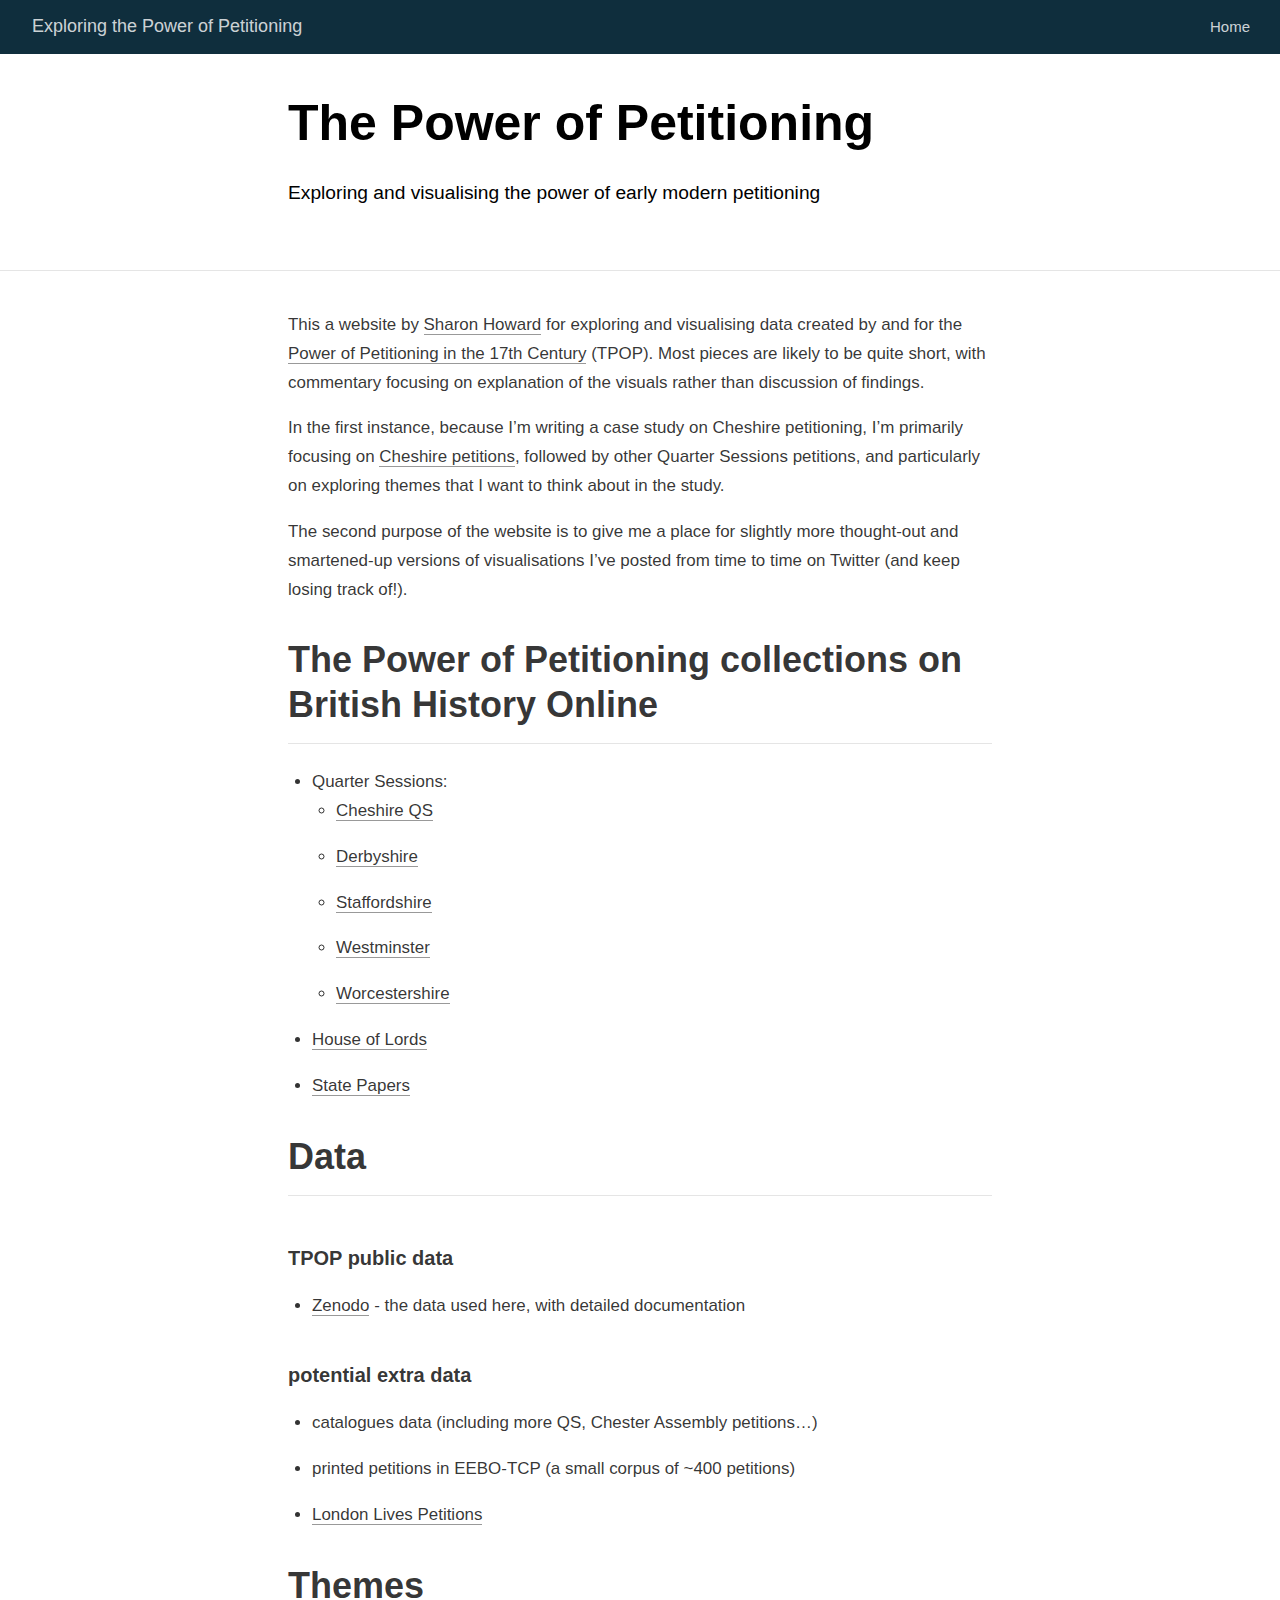
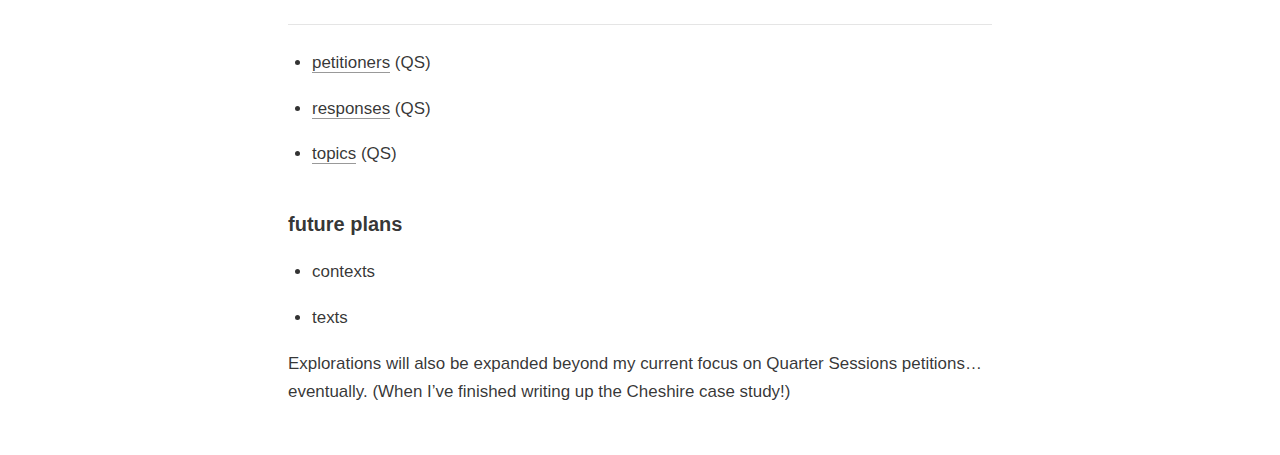
<file: docs/index.html>
<!DOCTYPE html>

<html xmlns="http://www.w3.org/1999/xhtml" lang="" xml:lang="">

<head>
  <meta charset="utf-8"/>
  <meta name="viewport" content="width=device-width, initial-scale=1"/>
  <meta http-equiv="X-UA-Compatible" content="IE=Edge,chrome=1"/>
  <meta name="generator" content="distill" />

  <style type="text/css">
  /* Hide doc at startup (prevent jankiness while JS renders/transforms) */
  body {
    visibility: hidden;
  }
  </style>

 <!--radix_placeholder_import_source-->
 <!--/radix_placeholder_import_source-->

<style type="text/css">code{white-space: pre;}</style>
<style type="text/css" data-origin="pandoc">
pre > code.sourceCode { white-space: pre; position: relative; }
pre > code.sourceCode > span { display: inline-block; line-height: 1.25; }
pre > code.sourceCode > span:empty { height: 1.2em; }
.sourceCode { overflow: visible; }
code.sourceCode > span { color: inherit; text-decoration: inherit; }
div.sourceCode { margin: 1em 0; }
pre.sourceCode { margin: 0; }
@media screen {
div.sourceCode { overflow: auto; }
}
@media print {
pre > code.sourceCode { white-space: pre-wrap; }
pre > code.sourceCode > span { text-indent: -5em; padding-left: 5em; }
}
pre.numberSource code
  { counter-reset: source-line 0; }
pre.numberSource code > span
  { position: relative; left: -4em; counter-increment: source-line; }
pre.numberSource code > span > a:first-child::before
  { content: counter(source-line);
    position: relative; left: -1em; text-align: right; vertical-align: baseline;
    border: none; display: inline-block;
    -webkit-touch-callout: none; -webkit-user-select: none;
    -khtml-user-select: none; -moz-user-select: none;
    -ms-user-select: none; user-select: none;
    padding: 0 4px; width: 4em;
    color: #aaaaaa;
  }
pre.numberSource { margin-left: 3em; border-left: 1px solid #aaaaaa;  padding-left: 4px; }
div.sourceCode
  { color: #00769e; background-color: #f1f3f5; }
@media screen {
pre > code.sourceCode > span > a:first-child::before { text-decoration: underline; }
}
code span { color: #00769e; } /* Normal */
code span.al { color: #ad0000; } /* Alert */
code span.an { color: #5e5e5e; } /* Annotation */
code span.at { color: #657422; } /* Attribute */
code span.bn { color: #ad0000; } /* BaseN */
code span.bu { } /* BuiltIn */
code span.cf { color: #00769e; } /* ControlFlow */
code span.ch { color: #20794d; } /* Char */
code span.cn { color: #8f5902; } /* Constant */
code span.co { color: #5e5e5e; } /* Comment */
code span.cv { color: #5e5e5e; font-style: italic; } /* CommentVar */
code span.do { color: #5e5e5e; font-style: italic; } /* Documentation */
code span.dt { color: #ad0000; } /* DataType */
code span.dv { color: #ad0000; } /* DecVal */
code span.er { color: #ad0000; } /* Error */
code span.ex { } /* Extension */
code span.fl { color: #ad0000; } /* Float */
code span.fu { color: #4758ab; } /* Function */
code span.im { } /* Import */
code span.in { color: #5e5e5e; } /* Information */
code span.kw { color: #00769e; } /* Keyword */
code span.op { color: #5e5e5e; } /* Operator */
code span.ot { color: #00769e; } /* Other */
code span.pp { color: #ad0000; } /* Preprocessor */
code span.sc { color: #5e5e5e; } /* SpecialChar */
code span.ss { color: #20794d; } /* SpecialString */
code span.st { color: #20794d; } /* String */
code span.va { color: #111111; } /* Variable */
code span.vs { color: #20794d; } /* VerbatimString */
code span.wa { color: #5e5e5e; font-style: italic; } /* Warning */
</style>


  <!--radix_placeholder_meta_tags-->
  <title>Exploring the Power of Petitioning: The Power of Petitioning</title>

  <meta property="description" itemprop="description" content="Exploring and visualising the power of early modern petitioning"/>



  <!--  https://developers.facebook.com/docs/sharing/webmasters#markup -->
  <meta property="og:title" content="Exploring the Power of Petitioning: The Power of Petitioning"/>
  <meta property="og:type" content="article"/>
  <meta property="og:description" content="Exploring and visualising the power of early modern petitioning"/>
  <meta property="og:locale" content="en_US"/>
  <meta property="og:site_name" content="Exploring the Power of Petitioning"/>

  <!--  https://dev.twitter.com/cards/types/summary -->
  <meta property="twitter:card" content="summary"/>
  <meta property="twitter:title" content="Exploring the Power of Petitioning: The Power of Petitioning"/>
  <meta property="twitter:description" content="Exploring and visualising the power of early modern petitioning"/>

  <!--/radix_placeholder_meta_tags-->
  <!--radix_placeholder_rmarkdown_metadata-->

  <script type="text/json" id="radix-rmarkdown-metadata">
  {"type":"list","attributes":{"names":{"type":"character","attributes":{},"value":["title","description","output"]}},"value":[{"type":"character","attributes":{},"value":["The Power of Petitioning"]},{"type":"character","attributes":{},"value":["Exploring and visualising the power of early modern petitioning\n"]},{"type":"list","attributes":{"names":{"type":"character","attributes":{},"value":["distill::distill_article"]}},"value":[{"type":"list","attributes":{"names":{"type":"character","attributes":{},"value":["toc"]}},"value":[{"type":"logical","attributes":{},"value":[false]}]}]}]}
  </script>
  <!--/radix_placeholder_rmarkdown_metadata-->
  <!--radix_placeholder_navigation_in_header-->
  <meta name="distill:offset" content=""/>

  <script type="application/javascript">

    window.headroom_prevent_pin = false;

    window.document.addEventListener("DOMContentLoaded", function (event) {

      // initialize headroom for banner
      var header = $('header').get(0);
      var headerHeight = header.offsetHeight;
      var headroom = new Headroom(header, {
        tolerance: 5,
        onPin : function() {
          if (window.headroom_prevent_pin) {
            window.headroom_prevent_pin = false;
            headroom.unpin();
          }
        }
      });
      headroom.init();
      if(window.location.hash)
        headroom.unpin();
      $(header).addClass('headroom--transition');

      // offset scroll location for banner on hash change
      // (see: https://github.com/WickyNilliams/headroom.js/issues/38)
      window.addEventListener("hashchange", function(event) {
        window.scrollTo(0, window.pageYOffset - (headerHeight + 25));
      });

      // responsive menu
      $('.distill-site-header').each(function(i, val) {
        var topnav = $(this);
        var toggle = topnav.find('.nav-toggle');
        toggle.on('click', function() {
          topnav.toggleClass('responsive');
        });
      });

      // nav dropdowns
      $('.nav-dropbtn').click(function(e) {
        $(this).next('.nav-dropdown-content').toggleClass('nav-dropdown-active');
        $(this).parent().siblings('.nav-dropdown')
           .children('.nav-dropdown-content').removeClass('nav-dropdown-active');
      });
      $("body").click(function(e){
        $('.nav-dropdown-content').removeClass('nav-dropdown-active');
      });
      $(".nav-dropdown").click(function(e){
        e.stopPropagation();
      });
    });
  </script>

  <style type="text/css">

  /* Theme (user-documented overrideables for nav appearance) */

  .distill-site-nav {
    color: rgba(255, 255, 255, 0.8);
    background-color: #0F2E3D;
    font-size: 15px;
    font-weight: 300;
  }

  .distill-site-nav a {
    color: inherit;
    text-decoration: none;
  }

  .distill-site-nav a:hover {
    color: white;
  }

  @media print {
    .distill-site-nav {
      display: none;
    }
  }

  .distill-site-header {

  }

  .distill-site-footer {

  }


  /* Site Header */

  .distill-site-header {
    width: 100%;
    box-sizing: border-box;
    z-index: 3;
  }

  .distill-site-header .nav-left {
    display: inline-block;
    margin-left: 8px;
  }

  @media screen and (max-width: 768px) {
    .distill-site-header .nav-left {
      margin-left: 0;
    }
  }


  .distill-site-header .nav-right {
    float: right;
    margin-right: 8px;
  }

  .distill-site-header a,
  .distill-site-header .title {
    display: inline-block;
    text-align: center;
    padding: 14px 10px 14px 10px;
  }

  .distill-site-header .title {
    font-size: 18px;
    min-width: 150px;
  }

  .distill-site-header .logo {
    padding: 0;
  }

  .distill-site-header .logo img {
    display: none;
    max-height: 20px;
    width: auto;
    margin-bottom: -4px;
  }

  .distill-site-header .nav-image img {
    max-height: 18px;
    width: auto;
    display: inline-block;
    margin-bottom: -3px;
  }



  @media screen and (min-width: 1000px) {
    .distill-site-header .logo img {
      display: inline-block;
    }
    .distill-site-header .nav-left {
      margin-left: 20px;
    }
    .distill-site-header .nav-right {
      margin-right: 20px;
    }
    .distill-site-header .title {
      padding-left: 12px;
    }
  }


  .distill-site-header .nav-toggle {
    display: none;
  }

  .nav-dropdown {
    display: inline-block;
    position: relative;
  }

  .nav-dropdown .nav-dropbtn {
    border: none;
    outline: none;
    color: rgba(255, 255, 255, 0.8);
    padding: 16px 10px;
    background-color: transparent;
    font-family: inherit;
    font-size: inherit;
    font-weight: inherit;
    margin: 0;
    margin-top: 1px;
    z-index: 2;
  }

  .nav-dropdown-content {
    display: none;
    position: absolute;
    background-color: white;
    min-width: 200px;
    border: 1px solid rgba(0,0,0,0.15);
    border-radius: 4px;
    box-shadow: 0px 8px 16px 0px rgba(0,0,0,0.1);
    z-index: 1;
    margin-top: 2px;
    white-space: nowrap;
    padding-top: 4px;
    padding-bottom: 4px;
  }

  .nav-dropdown-content hr {
    margin-top: 4px;
    margin-bottom: 4px;
    border: none;
    border-bottom: 1px solid rgba(0, 0, 0, 0.1);
  }

  .nav-dropdown-active {
    display: block;
  }

  .nav-dropdown-content a, .nav-dropdown-content .nav-dropdown-header {
    color: black;
    padding: 6px 24px;
    text-decoration: none;
    display: block;
    text-align: left;
  }

  .nav-dropdown-content .nav-dropdown-header {
    display: block;
    padding: 5px 24px;
    padding-bottom: 0;
    text-transform: uppercase;
    font-size: 14px;
    color: #999999;
    white-space: nowrap;
  }

  .nav-dropdown:hover .nav-dropbtn {
    color: white;
  }

  .nav-dropdown-content a:hover {
    background-color: #ddd;
    color: black;
  }

  .nav-right .nav-dropdown-content {
    margin-left: -45%;
    right: 0;
  }

  @media screen and (max-width: 768px) {
    .distill-site-header a, .distill-site-header .nav-dropdown  {display: none;}
    .distill-site-header a.nav-toggle {
      float: right;
      display: block;
    }
    .distill-site-header .title {
      margin-left: 0;
    }
    .distill-site-header .nav-right {
      margin-right: 0;
    }
    .distill-site-header {
      overflow: hidden;
    }
    .nav-right .nav-dropdown-content {
      margin-left: 0;
    }
  }


  @media screen and (max-width: 768px) {
    .distill-site-header.responsive {position: relative; min-height: 500px; }
    .distill-site-header.responsive a.nav-toggle {
      position: absolute;
      right: 0;
      top: 0;
    }
    .distill-site-header.responsive a,
    .distill-site-header.responsive .nav-dropdown {
      display: block;
      text-align: left;
    }
    .distill-site-header.responsive .nav-left,
    .distill-site-header.responsive .nav-right {
      width: 100%;
    }
    .distill-site-header.responsive .nav-dropdown {float: none;}
    .distill-site-header.responsive .nav-dropdown-content {position: relative;}
    .distill-site-header.responsive .nav-dropdown .nav-dropbtn {
      display: block;
      width: 100%;
      text-align: left;
    }
  }

  /* Site Footer */

  .distill-site-footer {
    width: 100%;
    overflow: hidden;
    box-sizing: border-box;
    z-index: 3;
    margin-top: 30px;
    padding-top: 30px;
    padding-bottom: 30px;
    text-align: center;
  }

  /* Headroom */

  d-title {
    padding-top: 6rem;
  }

  @media print {
    d-title {
      padding-top: 4rem;
    }
  }

  .headroom {
    z-index: 1000;
    position: fixed;
    top: 0;
    left: 0;
    right: 0;
  }

  .headroom--transition {
    transition: all .4s ease-in-out;
  }

  .headroom--unpinned {
    top: -100px;
  }

  .headroom--pinned {
    top: 0;
  }

  /* adjust viewport for navbar height */
  /* helps vertically center bootstrap (non-distill) content */
  .min-vh-100 {
    min-height: calc(100vh - 100px) !important;
  }

  </style>

  <script src="site_libs/jquery-3.6.0/jquery-3.6.0.min.js"></script>
  <link href="site_libs/font-awesome-5.1.0/css/all.css" rel="stylesheet"/>
  <link href="site_libs/font-awesome-5.1.0/css/v4-shims.css" rel="stylesheet"/>
  <script src="site_libs/headroom-0.9.4/headroom.min.js"></script>
  <script src="site_libs/autocomplete-0.37.1/autocomplete.min.js"></script>
  <script src="site_libs/fuse-6.4.1/fuse.min.js"></script>

  <script type="application/javascript">

  function getMeta(metaName) {
    var metas = document.getElementsByTagName('meta');
    for (let i = 0; i < metas.length; i++) {
      if (metas[i].getAttribute('name') === metaName) {
        return metas[i].getAttribute('content');
      }
    }
    return '';
  }

  function offsetURL(url) {
    var offset = getMeta('distill:offset');
    return offset ? offset + '/' + url : url;
  }

  function createFuseIndex() {

    // create fuse index
    var options = {
      keys: [
        { name: 'title', weight: 20 },
        { name: 'categories', weight: 15 },
        { name: 'description', weight: 10 },
        { name: 'contents', weight: 5 },
      ],
      ignoreLocation: true,
      threshold: 0
    };
    var fuse = new window.Fuse([], options);

    // fetch the main search.json
    return fetch(offsetURL('search.json'))
      .then(function(response) {
        if (response.status == 200) {
          return response.json().then(function(json) {
            // index main articles
            json.articles.forEach(function(article) {
              fuse.add(article);
            });
            // download collections and index their articles
            return Promise.all(json.collections.map(function(collection) {
              return fetch(offsetURL(collection)).then(function(response) {
                if (response.status === 200) {
                  return response.json().then(function(articles) {
                    articles.forEach(function(article) {
                      fuse.add(article);
                    });
                  })
                } else {
                  return Promise.reject(
                    new Error('Unexpected status from search index request: ' +
                              response.status)
                  );
                }
              });
            })).then(function() {
              return fuse;
            });
          });

        } else {
          return Promise.reject(
            new Error('Unexpected status from search index request: ' +
                        response.status)
          );
        }
      });
  }

  window.document.addEventListener("DOMContentLoaded", function (event) {

    // get search element (bail if we don't have one)
    var searchEl = window.document.getElementById('distill-search');
    if (!searchEl)
      return;

    createFuseIndex()
      .then(function(fuse) {

        // make search box visible
        searchEl.classList.remove('hidden');

        // initialize autocomplete
        var options = {
          autoselect: true,
          hint: false,
          minLength: 2,
        };
        window.autocomplete(searchEl, options, [{
          source: function(query, callback) {
            const searchOptions = {
              isCaseSensitive: false,
              shouldSort: true,
              minMatchCharLength: 2,
              limit: 10,
            };
            var results = fuse.search(query, searchOptions);
            callback(results
              .map(function(result) { return result.item; })
            );
          },
          templates: {
            suggestion: function(suggestion) {
              var img = suggestion.preview && Object.keys(suggestion.preview).length > 0
                ? `<img src="${offsetURL(suggestion.preview)}"</img>`
                : '';
              var html = `
                <div class="search-item">
                  <h3>${suggestion.title}</h3>
                  <div class="search-item-description">
                    ${suggestion.description || ''}
                  </div>
                  <div class="search-item-preview">
                    ${img}
                  </div>
                </div>
              `;
              return html;
            }
          }
        }]).on('autocomplete:selected', function(event, suggestion) {
          window.location.href = offsetURL(suggestion.path);
        });
        // remove inline display style on autocompleter (we want to
        // manage responsive display via css)
        $('.algolia-autocomplete').css("display", "");
      })
      .catch(function(error) {
        console.log(error);
      });

  });

  </script>

  <style type="text/css">

  .nav-search {
    font-size: x-small;
  }

  /* Algolioa Autocomplete */

  .algolia-autocomplete {
    display: inline-block;
    margin-left: 10px;
    vertical-align: sub;
    background-color: white;
    color: black;
    padding: 6px;
    padding-top: 8px;
    padding-bottom: 0;
    border-radius: 6px;
    border: 1px #0F2E3D solid;
    width: 180px;
  }


  @media screen and (max-width: 768px) {
    .distill-site-nav .algolia-autocomplete {
      display: none;
      visibility: hidden;
    }
    .distill-site-nav.responsive .algolia-autocomplete {
      display: inline-block;
      visibility: visible;
    }
    .distill-site-nav.responsive .algolia-autocomplete .aa-dropdown-menu {
      margin-left: 0;
      width: 400px;
      max-height: 400px;
    }
  }

  .algolia-autocomplete .aa-input, .algolia-autocomplete .aa-hint {
    width: 90%;
    outline: none;
    border: none;
  }

  .algolia-autocomplete .aa-hint {
    color: #999;
  }
  .algolia-autocomplete .aa-dropdown-menu {
    width: 550px;
    max-height: 70vh;
    overflow-x: visible;
    overflow-y: scroll;
    padding: 5px;
    margin-top: 3px;
    margin-left: -150px;
    background-color: #fff;
    border-radius: 5px;
    border: 1px solid #999;
    border-top: none;
  }

  .algolia-autocomplete .aa-dropdown-menu .aa-suggestion {
    cursor: pointer;
    padding: 5px 4px;
    border-bottom: 1px solid #eee;
  }

  .algolia-autocomplete .aa-dropdown-menu .aa-suggestion:last-of-type {
    border-bottom: none;
    margin-bottom: 2px;
  }

  .algolia-autocomplete .aa-dropdown-menu .aa-suggestion .search-item {
    overflow: hidden;
    font-size: 0.8em;
    line-height: 1.4em;
  }

  .algolia-autocomplete .aa-dropdown-menu .aa-suggestion .search-item h3 {
    font-size: 1rem;
    margin-block-start: 0;
    margin-block-end: 5px;
  }

  .algolia-autocomplete .aa-dropdown-menu .aa-suggestion .search-item-description {
    display: inline-block;
    overflow: hidden;
    height: 2.8em;
    width: 80%;
    margin-right: 4%;
  }

  .algolia-autocomplete .aa-dropdown-menu .aa-suggestion .search-item-preview {
    display: inline-block;
    width: 15%;
  }

  .algolia-autocomplete .aa-dropdown-menu .aa-suggestion .search-item-preview img {
    height: 3em;
    width: auto;
    display: none;
  }

  .algolia-autocomplete .aa-dropdown-menu .aa-suggestion .search-item-preview img[src] {
    display: initial;
  }

  .algolia-autocomplete .aa-dropdown-menu .aa-suggestion.aa-cursor {
    background-color: #eee;
  }
  .algolia-autocomplete .aa-dropdown-menu .aa-suggestion em {
    font-weight: bold;
    font-style: normal;
  }

  </style>


  <!--/radix_placeholder_navigation_in_header-->
  <!--radix_placeholder_distill-->

  <style type="text/css">

  body {
    background-color: white;
  }

  .pandoc-table {
    width: 100%;
  }

  .pandoc-table>caption {
    margin-bottom: 10px;
  }

  .pandoc-table th:not([align]) {
    text-align: left;
  }

  .pagedtable-footer {
    font-size: 15px;
  }

  d-byline .byline {
    grid-template-columns: 2fr 2fr;
  }

  d-byline .byline h3 {
    margin-block-start: 1.5em;
  }

  d-byline .byline .authors-affiliations h3 {
    margin-block-start: 0.5em;
  }

  .authors-affiliations .orcid-id {
    width: 16px;
    height:16px;
    margin-left: 4px;
    margin-right: 4px;
    vertical-align: middle;
    padding-bottom: 2px;
  }

  d-title .dt-tags {
    margin-top: 1em;
    grid-column: text;
  }

  .dt-tags .dt-tag {
    text-decoration: none;
    display: inline-block;
    color: rgba(0,0,0,0.6);
    padding: 0em 0.4em;
    margin-right: 0.5em;
    margin-bottom: 0.4em;
    font-size: 70%;
    border: 1px solid rgba(0,0,0,0.2);
    border-radius: 3px;
    text-transform: uppercase;
    font-weight: 500;
  }

  d-article table.gt_table td,
  d-article table.gt_table th {
    border-bottom: none;
  }

  .html-widget {
    margin-bottom: 2.0em;
  }

  .l-screen-inset {
    padding-right: 16px;
  }

  .l-screen .caption {
    margin-left: 10px;
  }

  .shaded {
    background: rgb(247, 247, 247);
    padding-top: 20px;
    padding-bottom: 20px;
    border-top: 1px solid rgba(0, 0, 0, 0.1);
    border-bottom: 1px solid rgba(0, 0, 0, 0.1);
  }

  .shaded .html-widget {
    margin-bottom: 0;
    border: 1px solid rgba(0, 0, 0, 0.1);
  }

  .shaded .shaded-content {
    background: white;
  }

  .text-output {
    margin-top: 0;
    line-height: 1.5em;
  }

  .hidden {
    display: none !important;
  }

  d-article {
    padding-top: 2.5rem;
    padding-bottom: 30px;
  }

  d-appendix {
    padding-top: 30px;
  }

  d-article>p>img {
    width: 100%;
  }

  d-article h2 {
    margin: 1rem 0 1.5rem 0;
  }

  d-article h3 {
    margin-top: 1.5rem;
  }

  d-article iframe {
    border: 1px solid rgba(0, 0, 0, 0.1);
    margin-bottom: 2.0em;
    width: 100%;
  }

  /* Tweak code blocks */

  d-article div.sourceCode code,
  d-article pre code {
    font-family: Consolas, Monaco, 'Andale Mono', 'Ubuntu Mono', monospace;
  }

  d-article pre,
  d-article div.sourceCode,
  d-article div.sourceCode pre {
    overflow: auto;
  }

  d-article div.sourceCode {
    background-color: white;
  }

  d-article div.sourceCode pre {
    padding-left: 10px;
    font-size: 12px;
    border-left: 2px solid rgba(0,0,0,0.1);
  }

  d-article pre {
    font-size: 12px;
    color: black;
    background: none;
    margin-top: 0;
    text-align: left;
    white-space: pre;
    word-spacing: normal;
    word-break: normal;
    word-wrap: normal;
    line-height: 1.5;

    -moz-tab-size: 4;
    -o-tab-size: 4;
    tab-size: 4;

    -webkit-hyphens: none;
    -moz-hyphens: none;
    -ms-hyphens: none;
    hyphens: none;
  }

  d-article pre a {
    border-bottom: none;
  }

  d-article pre a:hover {
    border-bottom: none;
    text-decoration: underline;
  }

  d-article details {
    grid-column: text;
    margin-bottom: 0.8em;
  }

  @media(min-width: 768px) {

  d-article pre,
  d-article div.sourceCode,
  d-article div.sourceCode pre {
    overflow: visible !important;
  }

  d-article div.sourceCode pre {
    padding-left: 18px;
    font-size: 14px;
  }

  d-article pre {
    font-size: 14px;
  }

  }

  figure img.external {
    background: white;
    border: 1px solid rgba(0, 0, 0, 0.1);
    box-shadow: 0 1px 8px rgba(0, 0, 0, 0.1);
    padding: 18px;
    box-sizing: border-box;
  }

  /* CSS for d-contents */

  .d-contents {
    grid-column: text;
    color: rgba(0,0,0,0.8);
    font-size: 0.9em;
    padding-bottom: 1em;
    margin-bottom: 1em;
    padding-bottom: 0.5em;
    margin-bottom: 1em;
    padding-left: 0.25em;
    justify-self: start;
  }

  @media(min-width: 1000px) {
    .d-contents.d-contents-float {
      height: 0;
      grid-column-start: 1;
      grid-column-end: 4;
      justify-self: center;
      padding-right: 3em;
      padding-left: 2em;
    }
  }

  .d-contents nav h3 {
    font-size: 18px;
    margin-top: 0;
    margin-bottom: 1em;
  }

  .d-contents li {
    list-style-type: none
  }

  .d-contents nav > ul {
    padding-left: 0;
  }

  .d-contents ul {
    padding-left: 1em
  }

  .d-contents nav ul li {
    margin-top: 0.6em;
    margin-bottom: 0.2em;
  }

  .d-contents nav a {
    font-size: 13px;
    border-bottom: none;
    text-decoration: none
    color: rgba(0, 0, 0, 0.8);
  }

  .d-contents nav a:hover {
    text-decoration: underline solid rgba(0, 0, 0, 0.6)
  }

  .d-contents nav > ul > li > a {
    font-weight: 600;
  }

  .d-contents nav > ul > li > ul {
    font-weight: inherit;
  }

  .d-contents nav > ul > li > ul > li {
    margin-top: 0.2em;
  }


  .d-contents nav ul {
    margin-top: 0;
    margin-bottom: 0.25em;
  }

  .d-article-with-toc h2:nth-child(2) {
    margin-top: 0;
  }


  /* Figure */

  .figure {
    position: relative;
    margin-bottom: 2.5em;
    margin-top: 1.5em;
  }

  .figure .caption {
    color: rgba(0, 0, 0, 0.6);
    font-size: 12px;
    line-height: 1.5em;
  }

  .figure img.external {
    background: white;
    border: 1px solid rgba(0, 0, 0, 0.1);
    box-shadow: 0 1px 8px rgba(0, 0, 0, 0.1);
    padding: 18px;
    box-sizing: border-box;
  }

  .figure .caption a {
    color: rgba(0, 0, 0, 0.6);
  }

  .figure .caption b,
  .figure .caption strong, {
    font-weight: 600;
    color: rgba(0, 0, 0, 1.0);
  }

  /* Citations */

  d-article .citation {
    color: inherit;
    cursor: inherit;
  }

  div.hanging-indent{
    margin-left: 1em; text-indent: -1em;
  }

  /* Citation hover box */

  .tippy-box[data-theme~=light-border] {
    background-color: rgba(250, 250, 250, 0.95);
  }

  .tippy-content > p {
    margin-bottom: 0;
    padding: 2px;
  }


  /* Tweak 1000px media break to show more text */

  @media(min-width: 1000px) {
    .base-grid,
    distill-header,
    d-title,
    d-abstract,
    d-article,
    d-appendix,
    distill-appendix,
    d-byline,
    d-footnote-list,
    d-citation-list,
    distill-footer {
      grid-template-columns: [screen-start] 1fr [page-start kicker-start] 80px [middle-start] 50px [text-start kicker-end] 65px 65px 65px 65px 65px 65px 65px 65px [text-end gutter-start] 65px [middle-end] 65px [page-end gutter-end] 1fr [screen-end];
      grid-column-gap: 16px;
    }

    .grid {
      grid-column-gap: 16px;
    }

    d-article {
      font-size: 1.06rem;
      line-height: 1.7em;
    }
    figure .caption, .figure .caption, figure figcaption {
      font-size: 13px;
    }
  }

  @media(min-width: 1180px) {
    .base-grid,
    distill-header,
    d-title,
    d-abstract,
    d-article,
    d-appendix,
    distill-appendix,
    d-byline,
    d-footnote-list,
    d-citation-list,
    distill-footer {
      grid-template-columns: [screen-start] 1fr [page-start kicker-start] 60px [middle-start] 60px [text-start kicker-end] 60px 60px 60px 60px 60px 60px 60px 60px [text-end gutter-start] 60px [middle-end] 60px [page-end gutter-end] 1fr [screen-end];
      grid-column-gap: 32px;
    }

    .grid {
      grid-column-gap: 32px;
    }
  }


  /* Get the citation styles for the appendix (not auto-injected on render since
     we do our own rendering of the citation appendix) */

  d-appendix .citation-appendix,
  .d-appendix .citation-appendix {
    font-size: 11px;
    line-height: 15px;
    border-left: 1px solid rgba(0, 0, 0, 0.1);
    padding-left: 18px;
    border: 1px solid rgba(0,0,0,0.1);
    background: rgba(0, 0, 0, 0.02);
    padding: 10px 18px;
    border-radius: 3px;
    color: rgba(150, 150, 150, 1);
    overflow: hidden;
    margin-top: -12px;
    white-space: pre-wrap;
    word-wrap: break-word;
  }

  /* Include appendix styles here so they can be overridden */

  d-appendix {
    contain: layout style;
    font-size: 0.8em;
    line-height: 1.7em;
    margin-top: 60px;
    margin-bottom: 0;
    border-top: 1px solid rgba(0, 0, 0, 0.1);
    color: rgba(0,0,0,0.5);
    padding-top: 60px;
    padding-bottom: 48px;
  }

  d-appendix h3 {
    grid-column: page-start / text-start;
    font-size: 15px;
    font-weight: 500;
    margin-top: 1em;
    margin-bottom: 0;
    color: rgba(0,0,0,0.65);
  }

  d-appendix h3 + * {
    margin-top: 1em;
  }

  d-appendix ol {
    padding: 0 0 0 15px;
  }

  @media (min-width: 768px) {
    d-appendix ol {
      padding: 0 0 0 30px;
      margin-left: -30px;
    }
  }

  d-appendix li {
    margin-bottom: 1em;
  }

  d-appendix a {
    color: rgba(0, 0, 0, 0.6);
  }

  d-appendix > * {
    grid-column: text;
  }

  d-appendix > d-footnote-list,
  d-appendix > d-citation-list,
  d-appendix > distill-appendix {
    grid-column: screen;
  }

  /* Include footnote styles here so they can be overridden */

  d-footnote-list {
    contain: layout style;
  }

  d-footnote-list > * {
    grid-column: text;
  }

  d-footnote-list a.footnote-backlink {
    color: rgba(0,0,0,0.3);
    padding-left: 0.5em;
  }



  /* Anchor.js */

  .anchorjs-link {
    /*transition: all .25s linear; */
    text-decoration: none;
    border-bottom: none;
  }
  *:hover > .anchorjs-link {
    margin-left: -1.125em !important;
    text-decoration: none;
    border-bottom: none;
  }

  /* Social footer */

  .social_footer {
    margin-top: 30px;
    margin-bottom: 0;
    color: rgba(0,0,0,0.67);
  }

  .disqus-comments {
    margin-right: 30px;
  }

  .disqus-comment-count {
    border-bottom: 1px solid rgba(0, 0, 0, 0.4);
    cursor: pointer;
  }

  #disqus_thread {
    margin-top: 30px;
  }

  .article-sharing a {
    border-bottom: none;
    margin-right: 8px;
  }

  .article-sharing a:hover {
    border-bottom: none;
  }

  .sidebar-section.subscribe {
    font-size: 12px;
    line-height: 1.6em;
  }

  .subscribe p {
    margin-bottom: 0.5em;
  }


  .article-footer .subscribe {
    font-size: 15px;
    margin-top: 45px;
  }


  .sidebar-section.custom {
    font-size: 12px;
    line-height: 1.6em;
  }

  .custom p {
    margin-bottom: 0.5em;
  }

  /* Styles for listing layout (hide title) */
  .layout-listing d-title, .layout-listing .d-title {
    display: none;
  }

  /* Styles for posts lists (not auto-injected) */


  .posts-with-sidebar {
    padding-left: 45px;
    padding-right: 45px;
  }

  .posts-list .description h2,
  .posts-list .description p {
    font-family: -apple-system, BlinkMacSystemFont, "Segoe UI", Roboto, Oxygen, Ubuntu, Cantarell, "Fira Sans", "Droid Sans", "Helvetica Neue", Arial, sans-serif;
  }

  .posts-list .description h2 {
    font-weight: 700;
    border-bottom: none;
    padding-bottom: 0;
  }

  .posts-list h2.post-tag {
    border-bottom: 1px solid rgba(0, 0, 0, 0.2);
    padding-bottom: 12px;
  }
  .posts-list {
    margin-top: 60px;
    margin-bottom: 24px;
  }

  .posts-list .post-preview {
    text-decoration: none;
    overflow: hidden;
    display: block;
    border-bottom: 1px solid rgba(0, 0, 0, 0.1);
    padding: 24px 0;
  }

  .post-preview-last {
    border-bottom: none !important;
  }

  .posts-list .posts-list-caption {
    grid-column: screen;
    font-weight: 400;
  }

  .posts-list .post-preview h2 {
    margin: 0 0 6px 0;
    line-height: 1.2em;
    font-style: normal;
    font-size: 24px;
  }

  .posts-list .post-preview p {
    margin: 0 0 12px 0;
    line-height: 1.4em;
    font-size: 16px;
  }

  .posts-list .post-preview .thumbnail {
    box-sizing: border-box;
    margin-bottom: 24px;
    position: relative;
    max-width: 500px;
  }
  .posts-list .post-preview img {
    width: 100%;
    display: block;
  }

  .posts-list .metadata {
    font-size: 12px;
    line-height: 1.4em;
    margin-bottom: 18px;
  }

  .posts-list .metadata > * {
    display: inline-block;
  }

  .posts-list .metadata .publishedDate {
    margin-right: 2em;
  }

  .posts-list .metadata .dt-authors {
    display: block;
    margin-top: 0.3em;
    margin-right: 2em;
  }

  .posts-list .dt-tags {
    display: block;
    line-height: 1em;
  }

  .posts-list .dt-tags .dt-tag {
    display: inline-block;
    color: rgba(0,0,0,0.6);
    padding: 0.3em 0.4em;
    margin-right: 0.2em;
    margin-bottom: 0.4em;
    font-size: 60%;
    border: 1px solid rgba(0,0,0,0.2);
    border-radius: 3px;
    text-transform: uppercase;
    font-weight: 500;
  }

  .posts-list img {
    opacity: 1;
  }

  .posts-list img[data-src] {
    opacity: 0;
  }

  .posts-more {
    clear: both;
  }


  .posts-sidebar {
    font-size: 16px;
  }

  .posts-sidebar h3 {
    font-size: 16px;
    margin-top: 0;
    margin-bottom: 0.5em;
    font-weight: 400;
    text-transform: uppercase;
  }

  .sidebar-section {
    margin-bottom: 30px;
  }

  .categories ul {
    list-style-type: none;
    margin: 0;
    padding: 0;
  }

  .categories li {
    color: rgba(0, 0, 0, 0.8);
    margin-bottom: 0;
  }

  .categories li>a {
    border-bottom: none;
  }

  .categories li>a:hover {
    border-bottom: 1px solid rgba(0, 0, 0, 0.4);
  }

  .categories .active {
    font-weight: 600;
  }

  .categories .category-count {
    color: rgba(0, 0, 0, 0.4);
  }


  @media(min-width: 768px) {
    .posts-list .post-preview h2 {
      font-size: 26px;
    }
    .posts-list .post-preview .thumbnail {
      float: right;
      width: 30%;
      margin-bottom: 0;
    }
    .posts-list .post-preview .description {
      float: left;
      width: 45%;
    }
    .posts-list .post-preview .metadata {
      float: left;
      width: 20%;
      margin-top: 8px;
    }
    .posts-list .post-preview p {
      margin: 0 0 12px 0;
      line-height: 1.5em;
      font-size: 16px;
    }
    .posts-with-sidebar .posts-list {
      float: left;
      width: 75%;
    }
    .posts-with-sidebar .posts-sidebar {
      float: right;
      width: 20%;
      margin-top: 60px;
      padding-top: 24px;
      padding-bottom: 24px;
    }
  }


  /* Improve display for browsers without grid (IE/Edge <= 15) */

  .downlevel {
    line-height: 1.6em;
    font-family: -apple-system, BlinkMacSystemFont, "Segoe UI", Roboto, Oxygen, Ubuntu, Cantarell, "Fira Sans", "Droid Sans", "Helvetica Neue", Arial, sans-serif;
    margin: 0;
  }

  .downlevel .d-title {
    padding-top: 6rem;
    padding-bottom: 1.5rem;
  }

  .downlevel .d-title h1 {
    font-size: 50px;
    font-weight: 700;
    line-height: 1.1em;
    margin: 0 0 0.5rem;
  }

  .downlevel .d-title p {
    font-weight: 300;
    font-size: 1.2rem;
    line-height: 1.55em;
    margin-top: 0;
  }

  .downlevel .d-byline {
    padding-top: 0.8em;
    padding-bottom: 0.8em;
    font-size: 0.8rem;
    line-height: 1.8em;
  }

  .downlevel .section-separator {
    border: none;
    border-top: 1px solid rgba(0, 0, 0, 0.1);
  }

  .downlevel .d-article {
    font-size: 1.06rem;
    line-height: 1.7em;
    padding-top: 1rem;
    padding-bottom: 2rem;
  }


  .downlevel .d-appendix {
    padding-left: 0;
    padding-right: 0;
    max-width: none;
    font-size: 0.8em;
    line-height: 1.7em;
    margin-bottom: 0;
    color: rgba(0,0,0,0.5);
    padding-top: 40px;
    padding-bottom: 48px;
  }

  .downlevel .footnotes ol {
    padding-left: 13px;
  }

  .downlevel .base-grid,
  .downlevel .distill-header,
  .downlevel .d-title,
  .downlevel .d-abstract,
  .downlevel .d-article,
  .downlevel .d-appendix,
  .downlevel .distill-appendix,
  .downlevel .d-byline,
  .downlevel .d-footnote-list,
  .downlevel .d-citation-list,
  .downlevel .distill-footer,
  .downlevel .appendix-bottom,
  .downlevel .posts-container {
    padding-left: 40px;
    padding-right: 40px;
  }

  @media(min-width: 768px) {
    .downlevel .base-grid,
    .downlevel .distill-header,
    .downlevel .d-title,
    .downlevel .d-abstract,
    .downlevel .d-article,
    .downlevel .d-appendix,
    .downlevel .distill-appendix,
    .downlevel .d-byline,
    .downlevel .d-footnote-list,
    .downlevel .d-citation-list,
    .downlevel .distill-footer,
    .downlevel .appendix-bottom,
    .downlevel .posts-container {
    padding-left: 150px;
    padding-right: 150px;
    max-width: 900px;
  }
  }

  .downlevel pre code {
    display: block;
    border-left: 2px solid rgba(0, 0, 0, .1);
    padding: 0 0 0 20px;
    font-size: 14px;
  }

  .downlevel code, .downlevel pre {
    color: black;
    background: none;
    font-family: Consolas, Monaco, 'Andale Mono', 'Ubuntu Mono', monospace;
    text-align: left;
    white-space: pre;
    word-spacing: normal;
    word-break: normal;
    word-wrap: normal;
    line-height: 1.5;

    -moz-tab-size: 4;
    -o-tab-size: 4;
    tab-size: 4;

    -webkit-hyphens: none;
    -moz-hyphens: none;
    -ms-hyphens: none;
    hyphens: none;
  }

  .downlevel .posts-list .post-preview {
    color: inherit;
  }



  </style>

  <script type="application/javascript">

  function is_downlevel_browser() {
    if (bowser.isUnsupportedBrowser({ msie: "12", msedge: "16"},
                                   window.navigator.userAgent)) {
      return true;
    } else {
      return window.load_distill_framework === undefined;
    }
  }

  // show body when load is complete
  function on_load_complete() {

    // add anchors
    if (window.anchors) {
      window.anchors.options.placement = 'left';
      window.anchors.add('d-article > h2, d-article > h3, d-article > h4, d-article > h5');
    }


    // set body to visible
    document.body.style.visibility = 'visible';

    // force redraw for leaflet widgets
    if (window.HTMLWidgets) {
      var maps = window.HTMLWidgets.findAll(".leaflet");
      $.each(maps, function(i, el) {
        var map = this.getMap();
        map.invalidateSize();
        map.eachLayer(function(layer) {
          if (layer instanceof L.TileLayer)
            layer.redraw();
        });
      });
    }

    // trigger 'shown' so htmlwidgets resize
    $('d-article').trigger('shown');
  }

  function init_distill() {

    init_common();

    // create front matter
    var front_matter = $('<d-front-matter></d-front-matter>');
    $('#distill-front-matter').wrap(front_matter);

    // create d-title
    $('.d-title').changeElementType('d-title');

    // create d-byline
    var byline = $('<d-byline></d-byline>');
    $('.d-byline').replaceWith(byline);

    // create d-article
    var article = $('<d-article></d-article>');
    $('.d-article').wrap(article).children().unwrap();

    // move posts container into article
    $('.posts-container').appendTo($('d-article'));

    // create d-appendix
    $('.d-appendix').changeElementType('d-appendix');

    // flag indicating that we have appendix items
    var appendix = $('.appendix-bottom').children('h3').length > 0;

    // replace footnotes with <d-footnote>
    $('.footnote-ref').each(function(i, val) {
      appendix = true;
      var href = $(this).attr('href');
      var id = href.replace('#', '');
      var fn = $('#' + id);
      var fn_p = $('#' + id + '>p');
      fn_p.find('.footnote-back').remove();
      var text = fn_p.html();
      var dtfn = $('<d-footnote></d-footnote>');
      dtfn.html(text);
      $(this).replaceWith(dtfn);
    });
    // remove footnotes
    $('.footnotes').remove();

    // move refs into #references-listing
    $('#references-listing').replaceWith($('#refs'));

    $('h1.appendix, h2.appendix').each(function(i, val) {
      $(this).changeElementType('h3');
    });
    $('h3.appendix').each(function(i, val) {
      var id = $(this).attr('id');
      $('.d-contents a[href="#' + id + '"]').parent().remove();
      appendix = true;
      $(this).nextUntil($('h1, h2, h3')).addBack().appendTo($('d-appendix'));
    });

    // show d-appendix if we have appendix content
    $("d-appendix").css('display', appendix ? 'grid' : 'none');

    // localize layout chunks to just output
    $('.layout-chunk').each(function(i, val) {

      // capture layout
      var layout = $(this).attr('data-layout');

      // apply layout to markdown level block elements
      var elements = $(this).children().not('details, div.sourceCode, pre, script');
      elements.each(function(i, el) {
        var layout_div = $('<div class="' + layout + '"></div>');
        if (layout_div.hasClass('shaded')) {
          var shaded_content = $('<div class="shaded-content"></div>');
          $(this).wrap(shaded_content);
          $(this).parent().wrap(layout_div);
        } else {
          $(this).wrap(layout_div);
        }
      });


      // unwrap the layout-chunk div
      $(this).children().unwrap();
    });

    // remove code block used to force  highlighting css
    $('.distill-force-highlighting-css').parent().remove();

    // remove empty line numbers inserted by pandoc when using a
    // custom syntax highlighting theme
    $('code.sourceCode a:empty').remove();

    // load distill framework
    load_distill_framework();

    // wait for window.distillRunlevel == 4 to do post processing
    function distill_post_process() {

      if (!window.distillRunlevel || window.distillRunlevel < 4)
        return;

      // hide author/affiliations entirely if we have no authors
      var front_matter = JSON.parse($("#distill-front-matter").html());
      var have_authors = front_matter.authors && front_matter.authors.length > 0;
      if (!have_authors)
        $('d-byline').addClass('hidden');

      // article with toc class
      $('.d-contents').parent().addClass('d-article-with-toc');

      // strip links that point to #
      $('.authors-affiliations').find('a[href="#"]').removeAttr('href');

      // add orcid ids
      $('.authors-affiliations').find('.author').each(function(i, el) {
        var orcid_id = front_matter.authors[i].orcidID;
        if (orcid_id) {
          var a = $('<a></a>');
          a.attr('href', 'https://orcid.org/' + orcid_id);
          var img = $('<img></img>');
          img.addClass('orcid-id');
          img.attr('alt', 'ORCID ID');
          img.attr('src','[data-uri]');
          a.append(img);
          $(this).append(a);
        }
      });

      // hide elements of author/affiliations grid that have no value
      function hide_byline_column(caption) {
        $('d-byline').find('h3:contains("' + caption + '")').parent().css('visibility', 'hidden');
      }

      // affiliations
      var have_affiliations = false;
      for (var i = 0; i<front_matter.authors.length; ++i) {
        var author = front_matter.authors[i];
        if (author.affiliation !== "&nbsp;") {
          have_affiliations = true;
          break;
        }
      }
      if (!have_affiliations)
        $('d-byline').find('h3:contains("Affiliations")').css('visibility', 'hidden');

      // published date
      if (!front_matter.publishedDate)
        hide_byline_column("Published");

      // document object identifier
      var doi = $('d-byline').find('h3:contains("DOI")');
      var doi_p = doi.next().empty();
      if (!front_matter.doi) {
        // if we have a citation and valid citationText then link to that
        if ($('#citation').length > 0 && front_matter.citationText) {
          doi.html('Citation');
          $('<a href="#citation"></a>')
            .text(front_matter.citationText)
            .appendTo(doi_p);
        } else {
          hide_byline_column("DOI");
        }
      } else {
        $('<a></a>')
           .attr('href', "https://doi.org/" + front_matter.doi)
           .html(front_matter.doi)
           .appendTo(doi_p);
      }

       // change plural form of authors/affiliations
      if (front_matter.authors.length === 1) {
        var grid = $('.authors-affiliations');
        grid.children('h3:contains("Authors")').text('Author');
        grid.children('h3:contains("Affiliations")').text('Affiliation');
      }

      // remove d-appendix and d-footnote-list local styles
      $('d-appendix > style:first-child').remove();
      $('d-footnote-list > style:first-child').remove();

      // move appendix-bottom entries to the bottom
      $('.appendix-bottom').appendTo('d-appendix').children().unwrap();
      $('.appendix-bottom').remove();

      // hoverable references
      $('span.citation[data-cites]').each(function() {
        if ($(this).children()[0].nodeName == "D-FOOTNOTE") {
          var fn = $(this).children()[0]
          $(this).html(fn.shadowRoot.querySelector("sup"))
          $(this).id = fn.id
          fn.remove()
        }
        var refs = $(this).attr('data-cites').split(" ");
        var refHtml = refs.map(function(ref) {
          return "<p>" + $('#ref-' + ref).html() + "</p>";
        }).join("\n");
        window.tippy(this, {
          allowHTML: true,
          content: refHtml,
          maxWidth: 500,
          interactive: true,
          interactiveBorder: 10,
          theme: 'light-border',
          placement: 'bottom-start'
        });
      });

      // fix footnotes in tables (#411)
      // replacing broken distill.pub feature
      $('table d-footnote').each(function() {
        // we replace internal showAtNode methode which is triggered when hovering a footnote
        this.hoverBox.showAtNode = function(node) {
          // ported from https://github.com/distillpub/template/pull/105/files
          calcOffset = function(elem) {
              let x = elem.offsetLeft;
              let y = elem.offsetTop;
              // Traverse upwards until an `absolute` element is found or `elem`
              // becomes null.
              while (elem = elem.offsetParent && elem.style.position != 'absolute') {
                  x += elem.offsetLeft;
                  y += elem.offsetTop;
              }

              return { left: x, top: y };
          }
          // https://developer.mozilla.org/en-US/docs/Web/API/HTMLElement/offsetTop
          const bbox = node.getBoundingClientRect();
          const offset = calcOffset(node);
          this.show([offset.left + bbox.width, offset.top + bbox.height]);
        }
      })

      // clear polling timer
      clearInterval(tid);

      // show body now that everything is ready
      on_load_complete();
    }

    var tid = setInterval(distill_post_process, 50);
    distill_post_process();

  }

  function init_downlevel() {

    init_common();

     // insert hr after d-title
    $('.d-title').after($('<hr class="section-separator"/>'));

    // check if we have authors
    var front_matter = JSON.parse($("#distill-front-matter").html());
    var have_authors = front_matter.authors && front_matter.authors.length > 0;

    // manage byline/border
    if (!have_authors)
      $('.d-byline').remove();
    $('.d-byline').after($('<hr class="section-separator"/>'));
    $('.d-byline a').remove();

    // remove toc
    $('.d-contents').remove();

    // move appendix elements
    $('h1.appendix, h2.appendix').each(function(i, val) {
      $(this).changeElementType('h3');
    });
    $('h3.appendix').each(function(i, val) {
      $(this).nextUntil($('h1, h2, h3')).addBack().appendTo($('.d-appendix'));
    });


    // inject headers into references and footnotes
    var refs_header = $('<h3></h3>');
    refs_header.text('References');
    $('#refs').prepend(refs_header);

    var footnotes_header = $('<h3></h3');
    footnotes_header.text('Footnotes');
    $('.footnotes').children('hr').first().replaceWith(footnotes_header);

    // move appendix-bottom entries to the bottom
    $('.appendix-bottom').appendTo('.d-appendix').children().unwrap();
    $('.appendix-bottom').remove();

    // remove appendix if it's empty
    if ($('.d-appendix').children().length === 0)
      $('.d-appendix').remove();

    // prepend separator above appendix
    $('.d-appendix').before($('<hr class="section-separator" style="clear: both"/>'));

    // trim code
    $('pre>code').each(function(i, val) {
      $(this).html($.trim($(this).html()));
    });

    // move posts-container right before article
    $('.posts-container').insertBefore($('.d-article'));

    $('body').addClass('downlevel');

    on_load_complete();
  }


  function init_common() {

    // jquery plugin to change element types
    (function($) {
      $.fn.changeElementType = function(newType) {
        var attrs = {};

        $.each(this[0].attributes, function(idx, attr) {
          attrs[attr.nodeName] = attr.nodeValue;
        });

        this.replaceWith(function() {
          return $("<" + newType + "/>", attrs).append($(this).contents());
        });
      };
    })(jQuery);

    // prevent underline for linked images
    $('a > img').parent().css({'border-bottom' : 'none'});

    // mark non-body figures created by knitr chunks as 100% width
    $('.layout-chunk').each(function(i, val) {
      var figures = $(this).find('img, .html-widget');
      // ignore leaflet img layers (#106)
      figures = figures.filter(':not(img[class*="leaflet"])')
      if ($(this).attr('data-layout') !== "l-body") {
        figures.css('width', '100%');
      } else {
        figures.css('max-width', '100%');
        figures.filter("[width]").each(function(i, val) {
          var fig = $(this);
          fig.css('width', fig.attr('width') + 'px');
        });

      }
    });

    // auto-append index.html to post-preview links in file: protocol
    // and in rstudio ide preview
    $('.post-preview').each(function(i, val) {
      if (window.location.protocol === "file:")
        $(this).attr('href', $(this).attr('href') + "index.html");
    });

    // get rid of index.html references in header
    if (window.location.protocol !== "file:") {
      $('.distill-site-header a[href]').each(function(i,val) {
        $(this).attr('href', $(this).attr('href').replace(/^index[.]html/, "./"));
      });
    }

    // add class to pandoc style tables
    $('tr.header').parent('thead').parent('table').addClass('pandoc-table');
    $('.kable-table').children('table').addClass('pandoc-table');

    // add figcaption style to table captions
    $('caption').parent('table').addClass("figcaption");

    // initialize posts list
    if (window.init_posts_list)
      window.init_posts_list();

    // implmement disqus comment link
    $('.disqus-comment-count').click(function() {
      window.headroom_prevent_pin = true;
      $('#disqus_thread').toggleClass('hidden');
      if (!$('#disqus_thread').hasClass('hidden')) {
        var offset = $(this).offset();
        $(window).resize();
        $('html, body').animate({
          scrollTop: offset.top - 35
        });
      }
    });
  }

  document.addEventListener('DOMContentLoaded', function() {
    if (is_downlevel_browser())
      init_downlevel();
    else
      window.addEventListener('WebComponentsReady', init_distill);
  });

  </script>

  <!--/radix_placeholder_distill-->
  <script src="site_libs/header-attrs-2.15/header-attrs.js"></script>
  <script src="site_libs/popper-2.6.0/popper.min.js"></script>
  <link href="site_libs/tippy-6.2.7/tippy.css" rel="stylesheet" />
  <link href="site_libs/tippy-6.2.7/tippy-light-border.css" rel="stylesheet" />
  <script src="site_libs/tippy-6.2.7/tippy.umd.min.js"></script>
  <script src="site_libs/anchor-4.2.2/anchor.min.js"></script>
  <script src="site_libs/bowser-1.9.3/bowser.min.js"></script>
  <script src="site_libs/webcomponents-2.0.0/webcomponents.js"></script>
  <script src="site_libs/distill-2.2.21/template.v2.js"></script>
  <!--radix_placeholder_site_in_header-->
  <!--/radix_placeholder_site_in_header-->


</head>

<body>

<!--radix_placeholder_front_matter-->

<script id="distill-front-matter" type="text/json">
{"title":"The Power of Petitioning","description":"Exploring and visualising the power of early modern petitioning","authors":[]}
</script>

<!--/radix_placeholder_front_matter-->
<!--radix_placeholder_navigation_before_body-->
<header class="header header--fixed" role="banner">
<nav class="distill-site-nav distill-site-header">
<div class="nav-left">
<a href="index.html" class="title">Exploring the Power of Petitioning</a>
</div>
<div class="nav-right">
<a href="index.html">Home</a>
<a href="javascript:void(0);" class="nav-toggle">&#9776;</a>
</div>
</nav>
</header>
<!--/radix_placeholder_navigation_before_body-->
<!--radix_placeholder_site_before_body-->
<!--/radix_placeholder_site_before_body-->

<div class="d-title">
<h1>The Power of Petitioning</h1>
<!--radix_placeholder_categories-->
<!--/radix_placeholder_categories-->
<p><p>Exploring and visualising the power of early modern
petitioning</p></p>
</div>


<div class="d-article">
<p>This a website by <a href="http://sharonhoward.org">Sharon Howard</a>
for exploring and visualising data created by and for the <a
href="https://petitioning.history.ac.uk/">Power of Petitioning in the
17th Century</a> (TPOP). Most pieces are likely to be quite short, with
commentary focusing on explanation of the visuals rather than discussion
of findings.</p>
<p>In the first instance, because I’m writing a case study on Cheshire
petitioning, I’m primarily focusing on <a
href="https://www.british-history.ac.uk/petitions/cheshire">Cheshire
petitions</a>, followed by other Quarter Sessions petitions, and
particularly on exploring themes that I want to think about in the
study.</p>
<p>The second purpose of the website is to give me a place for slightly
more thought-out and smartened-up versions of visualisations I’ve posted
from time to time on Twitter (and keep losing track of!).</p>
<h2
id="the-power-of-petitioning-collections-on-british-history-online">The
Power of Petitioning collections on British History Online</h2>
<ul>
<li>Quarter Sessions:
<ul>
<li><a
href="https://www.british-history.ac.uk/petitions/cheshire">Cheshire
QS</a></li>
<li><a
href="https://www.british-history.ac.uk/petitions/derbyshire">Derbyshire</a></li>
<li><a
href="https://www.british-history.ac.uk/petitions/staffordshire">Staffordshire</a></li>
<li><a
href="https://www.british-history.ac.uk/petitions/westminster">Westminster</a></li>
<li><a
href="https://www.british-history.ac.uk/petitions/worcs-quarter-sessions">Worcestershire</a></li>
</ul></li>
<li><a
href="https://www.british-history.ac.uk/petitions/house-of-lords">House
of Lords</a></li>
<li><a
href="https://www.british-history.ac.uk/petitions/state-papers">State
Papers</a></li>
</ul>
<h2 id="data">Data</h2>
<h3 id="tpop-public-data">TPOP public data</h3>
<ul>
<li><a href="https://doi.org/10.5281/zenodo.7027692">Zenodo</a> - the
data used here, with detailed documentation</li>
</ul>
<h3 id="potential-extra-data">potential extra data</h3>
<ul>
<li>catalogues data (including more QS, Chester Assembly
petitions…)</li>
<li>printed petitions in EEBO-TCP (a small corpus of ~400
petitions)</li>
<li><a href="http://london.sharonhoward.org">London Lives
Petitions</a></li>
</ul>
<h2 id="themes">Themes</h2>
<ul>
<li><a href="petitioners.html">petitioners</a> (QS)</li>
<li><a href="responses.html">responses</a> (QS)</li>
<li><a href="topics.html">topics</a> (QS)</li>
</ul>
<h3 id="future-plans">future plans</h3>
<ul>
<li>contexts</li>
<li>texts</li>
</ul>
<p>Explorations will also be expanded beyond my current focus on Quarter
Sessions petitions… eventually. (When I’ve finished writing up the
Cheshire case study!)</p>
<div class="sourceCode" id="cb1"><pre
class="sourceCode r distill-force-highlighting-css"><code class="sourceCode r"></code></pre></div>
<!--radix_placeholder_article_footer-->
<!--/radix_placeholder_article_footer-->
</div>

<div class="d-appendix">
</div>


<!--radix_placeholder_site_after_body-->
<!--/radix_placeholder_site_after_body-->
<!--radix_placeholder_appendices-->
<div class="appendix-bottom"></div>
<!--/radix_placeholder_appendices-->
<!--radix_placeholder_navigation_after_body-->
<!--/radix_placeholder_navigation_after_body-->

</body>

</html>
</file>
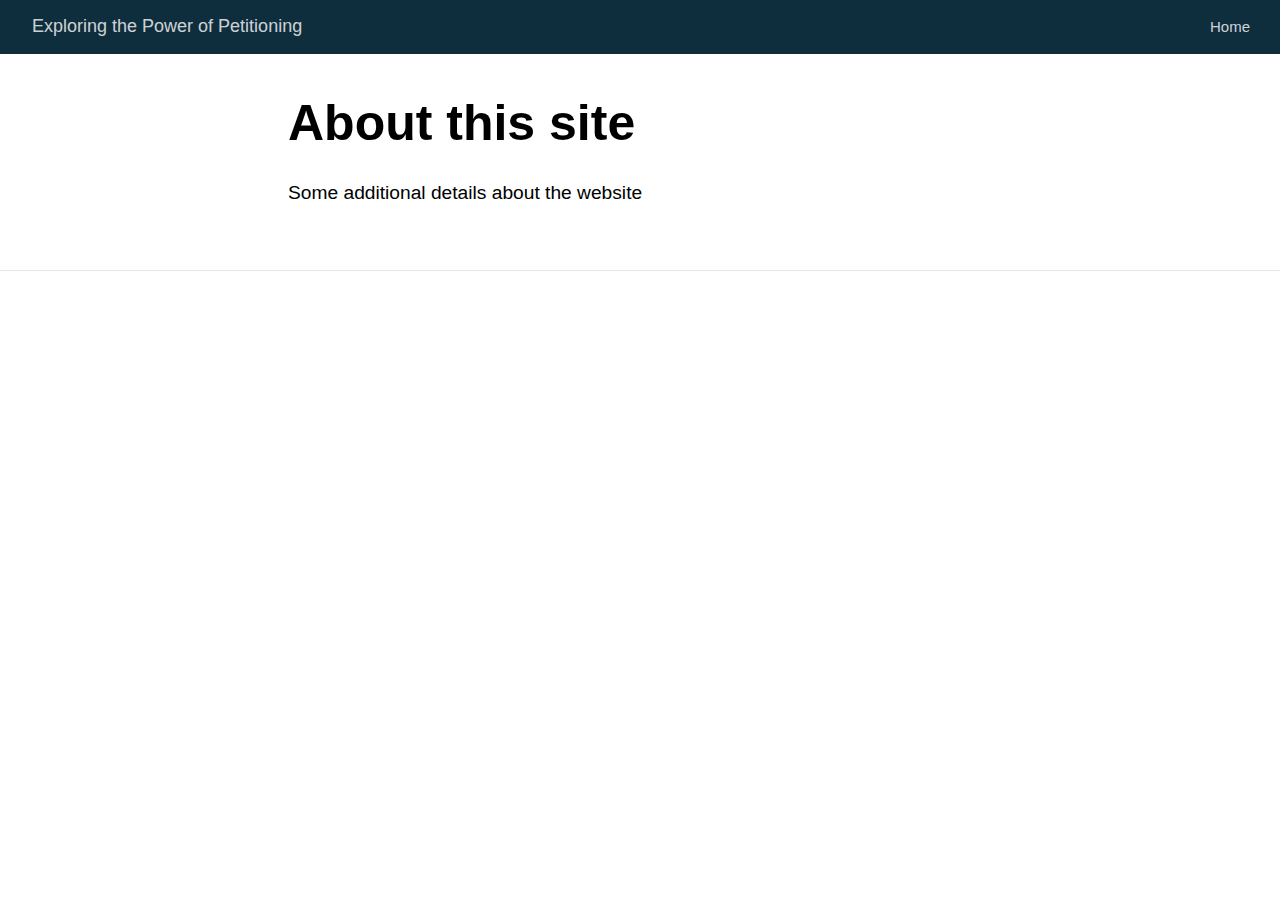
<file: docs/about.html>
<!DOCTYPE html>

<html xmlns="http://www.w3.org/1999/xhtml" lang="" xml:lang="">

<head>
  <meta charset="utf-8"/>
  <meta name="viewport" content="width=device-width, initial-scale=1"/>
  <meta http-equiv="X-UA-Compatible" content="IE=Edge,chrome=1"/>
  <meta name="generator" content="distill" />

  <style type="text/css">
  /* Hide doc at startup (prevent jankiness while JS renders/transforms) */
  body {
    visibility: hidden;
  }
  </style>

 <!--radix_placeholder_import_source-->
 <!--/radix_placeholder_import_source-->

<style type="text/css">code{white-space: pre;}</style>
<style type="text/css" data-origin="pandoc">
pre > code.sourceCode { white-space: pre; position: relative; }
pre > code.sourceCode > span { display: inline-block; line-height: 1.25; }
pre > code.sourceCode > span:empty { height: 1.2em; }
.sourceCode { overflow: visible; }
code.sourceCode > span { color: inherit; text-decoration: inherit; }
div.sourceCode { margin: 1em 0; }
pre.sourceCode { margin: 0; }
@media screen {
div.sourceCode { overflow: auto; }
}
@media print {
pre > code.sourceCode { white-space: pre-wrap; }
pre > code.sourceCode > span { text-indent: -5em; padding-left: 5em; }
}
pre.numberSource code
  { counter-reset: source-line 0; }
pre.numberSource code > span
  { position: relative; left: -4em; counter-increment: source-line; }
pre.numberSource code > span > a:first-child::before
  { content: counter(source-line);
    position: relative; left: -1em; text-align: right; vertical-align: baseline;
    border: none; display: inline-block;
    -webkit-touch-callout: none; -webkit-user-select: none;
    -khtml-user-select: none; -moz-user-select: none;
    -ms-user-select: none; user-select: none;
    padding: 0 4px; width: 4em;
    color: #aaaaaa;
  }
pre.numberSource { margin-left: 3em; border-left: 1px solid #aaaaaa;  padding-left: 4px; }
div.sourceCode
  { color: #00769e; background-color: #f1f3f5; }
@media screen {
pre > code.sourceCode > span > a:first-child::before { text-decoration: underline; }
}
code span { color: #00769e; } /* Normal */
code span.al { color: #ad0000; } /* Alert */
code span.an { color: #5e5e5e; } /* Annotation */
code span.at { color: #657422; } /* Attribute */
code span.bn { color: #ad0000; } /* BaseN */
code span.bu { } /* BuiltIn */
code span.cf { color: #00769e; } /* ControlFlow */
code span.ch { color: #20794d; } /* Char */
code span.cn { color: #8f5902; } /* Constant */
code span.co { color: #5e5e5e; } /* Comment */
code span.cv { color: #5e5e5e; font-style: italic; } /* CommentVar */
code span.do { color: #5e5e5e; font-style: italic; } /* Documentation */
code span.dt { color: #ad0000; } /* DataType */
code span.dv { color: #ad0000; } /* DecVal */
code span.er { color: #ad0000; } /* Error */
code span.ex { } /* Extension */
code span.fl { color: #ad0000; } /* Float */
code span.fu { color: #4758ab; } /* Function */
code span.im { } /* Import */
code span.in { color: #5e5e5e; } /* Information */
code span.kw { color: #00769e; } /* Keyword */
code span.op { color: #5e5e5e; } /* Operator */
code span.ot { color: #00769e; } /* Other */
code span.pp { color: #ad0000; } /* Preprocessor */
code span.sc { color: #5e5e5e; } /* SpecialChar */
code span.ss { color: #20794d; } /* SpecialString */
code span.st { color: #20794d; } /* String */
code span.va { color: #111111; } /* Variable */
code span.vs { color: #20794d; } /* VerbatimString */
code span.wa { color: #5e5e5e; font-style: italic; } /* Warning */
</style>


  <!--radix_placeholder_meta_tags-->
  <title>Exploring the Power of Petitioning: About this site</title>

  <meta property="description" itemprop="description" content="Some additional details about the website"/>



  <!--  https://developers.facebook.com/docs/sharing/webmasters#markup -->
  <meta property="og:title" content="Exploring the Power of Petitioning: About this site"/>
  <meta property="og:type" content="article"/>
  <meta property="og:description" content="Some additional details about the website"/>
  <meta property="og:locale" content="en_US"/>
  <meta property="og:site_name" content="Exploring the Power of Petitioning"/>

  <!--  https://dev.twitter.com/cards/types/summary -->
  <meta property="twitter:card" content="summary"/>
  <meta property="twitter:title" content="Exploring the Power of Petitioning: About this site"/>
  <meta property="twitter:description" content="Some additional details about the website"/>

  <!--/radix_placeholder_meta_tags-->
  <!--radix_placeholder_rmarkdown_metadata-->

  <script type="text/json" id="radix-rmarkdown-metadata">
  {"type":"list","attributes":{"names":{"type":"character","attributes":{},"value":["title","description"]}},"value":[{"type":"character","attributes":{},"value":["About this site"]},{"type":"character","attributes":{},"value":["Some additional details about the website"]}]}
  </script>
  <!--/radix_placeholder_rmarkdown_metadata-->
  <!--radix_placeholder_navigation_in_header-->
  <meta name="distill:offset" content=""/>

  <script type="application/javascript">

    window.headroom_prevent_pin = false;

    window.document.addEventListener("DOMContentLoaded", function (event) {

      // initialize headroom for banner
      var header = $('header').get(0);
      var headerHeight = header.offsetHeight;
      var headroom = new Headroom(header, {
        tolerance: 5,
        onPin : function() {
          if (window.headroom_prevent_pin) {
            window.headroom_prevent_pin = false;
            headroom.unpin();
          }
        }
      });
      headroom.init();
      if(window.location.hash)
        headroom.unpin();
      $(header).addClass('headroom--transition');

      // offset scroll location for banner on hash change
      // (see: https://github.com/WickyNilliams/headroom.js/issues/38)
      window.addEventListener("hashchange", function(event) {
        window.scrollTo(0, window.pageYOffset - (headerHeight + 25));
      });

      // responsive menu
      $('.distill-site-header').each(function(i, val) {
        var topnav = $(this);
        var toggle = topnav.find('.nav-toggle');
        toggle.on('click', function() {
          topnav.toggleClass('responsive');
        });
      });

      // nav dropdowns
      $('.nav-dropbtn').click(function(e) {
        $(this).next('.nav-dropdown-content').toggleClass('nav-dropdown-active');
        $(this).parent().siblings('.nav-dropdown')
           .children('.nav-dropdown-content').removeClass('nav-dropdown-active');
      });
      $("body").click(function(e){
        $('.nav-dropdown-content').removeClass('nav-dropdown-active');
      });
      $(".nav-dropdown").click(function(e){
        e.stopPropagation();
      });
    });
  </script>

  <style type="text/css">

  /* Theme (user-documented overrideables for nav appearance) */

  .distill-site-nav {
    color: rgba(255, 255, 255, 0.8);
    background-color: #0F2E3D;
    font-size: 15px;
    font-weight: 300;
  }

  .distill-site-nav a {
    color: inherit;
    text-decoration: none;
  }

  .distill-site-nav a:hover {
    color: white;
  }

  @media print {
    .distill-site-nav {
      display: none;
    }
  }

  .distill-site-header {

  }

  .distill-site-footer {

  }


  /* Site Header */

  .distill-site-header {
    width: 100%;
    box-sizing: border-box;
    z-index: 3;
  }

  .distill-site-header .nav-left {
    display: inline-block;
    margin-left: 8px;
  }

  @media screen and (max-width: 768px) {
    .distill-site-header .nav-left {
      margin-left: 0;
    }
  }


  .distill-site-header .nav-right {
    float: right;
    margin-right: 8px;
  }

  .distill-site-header a,
  .distill-site-header .title {
    display: inline-block;
    text-align: center;
    padding: 14px 10px 14px 10px;
  }

  .distill-site-header .title {
    font-size: 18px;
    min-width: 150px;
  }

  .distill-site-header .logo {
    padding: 0;
  }

  .distill-site-header .logo img {
    display: none;
    max-height: 20px;
    width: auto;
    margin-bottom: -4px;
  }

  .distill-site-header .nav-image img {
    max-height: 18px;
    width: auto;
    display: inline-block;
    margin-bottom: -3px;
  }



  @media screen and (min-width: 1000px) {
    .distill-site-header .logo img {
      display: inline-block;
    }
    .distill-site-header .nav-left {
      margin-left: 20px;
    }
    .distill-site-header .nav-right {
      margin-right: 20px;
    }
    .distill-site-header .title {
      padding-left: 12px;
    }
  }


  .distill-site-header .nav-toggle {
    display: none;
  }

  .nav-dropdown {
    display: inline-block;
    position: relative;
  }

  .nav-dropdown .nav-dropbtn {
    border: none;
    outline: none;
    color: rgba(255, 255, 255, 0.8);
    padding: 16px 10px;
    background-color: transparent;
    font-family: inherit;
    font-size: inherit;
    font-weight: inherit;
    margin: 0;
    margin-top: 1px;
    z-index: 2;
  }

  .nav-dropdown-content {
    display: none;
    position: absolute;
    background-color: white;
    min-width: 200px;
    border: 1px solid rgba(0,0,0,0.15);
    border-radius: 4px;
    box-shadow: 0px 8px 16px 0px rgba(0,0,0,0.1);
    z-index: 1;
    margin-top: 2px;
    white-space: nowrap;
    padding-top: 4px;
    padding-bottom: 4px;
  }

  .nav-dropdown-content hr {
    margin-top: 4px;
    margin-bottom: 4px;
    border: none;
    border-bottom: 1px solid rgba(0, 0, 0, 0.1);
  }

  .nav-dropdown-active {
    display: block;
  }

  .nav-dropdown-content a, .nav-dropdown-content .nav-dropdown-header {
    color: black;
    padding: 6px 24px;
    text-decoration: none;
    display: block;
    text-align: left;
  }

  .nav-dropdown-content .nav-dropdown-header {
    display: block;
    padding: 5px 24px;
    padding-bottom: 0;
    text-transform: uppercase;
    font-size: 14px;
    color: #999999;
    white-space: nowrap;
  }

  .nav-dropdown:hover .nav-dropbtn {
    color: white;
  }

  .nav-dropdown-content a:hover {
    background-color: #ddd;
    color: black;
  }

  .nav-right .nav-dropdown-content {
    margin-left: -45%;
    right: 0;
  }

  @media screen and (max-width: 768px) {
    .distill-site-header a, .distill-site-header .nav-dropdown  {display: none;}
    .distill-site-header a.nav-toggle {
      float: right;
      display: block;
    }
    .distill-site-header .title {
      margin-left: 0;
    }
    .distill-site-header .nav-right {
      margin-right: 0;
    }
    .distill-site-header {
      overflow: hidden;
    }
    .nav-right .nav-dropdown-content {
      margin-left: 0;
    }
  }


  @media screen and (max-width: 768px) {
    .distill-site-header.responsive {position: relative; min-height: 500px; }
    .distill-site-header.responsive a.nav-toggle {
      position: absolute;
      right: 0;
      top: 0;
    }
    .distill-site-header.responsive a,
    .distill-site-header.responsive .nav-dropdown {
      display: block;
      text-align: left;
    }
    .distill-site-header.responsive .nav-left,
    .distill-site-header.responsive .nav-right {
      width: 100%;
    }
    .distill-site-header.responsive .nav-dropdown {float: none;}
    .distill-site-header.responsive .nav-dropdown-content {position: relative;}
    .distill-site-header.responsive .nav-dropdown .nav-dropbtn {
      display: block;
      width: 100%;
      text-align: left;
    }
  }

  /* Site Footer */

  .distill-site-footer {
    width: 100%;
    overflow: hidden;
    box-sizing: border-box;
    z-index: 3;
    margin-top: 30px;
    padding-top: 30px;
    padding-bottom: 30px;
    text-align: center;
  }

  /* Headroom */

  d-title {
    padding-top: 6rem;
  }

  @media print {
    d-title {
      padding-top: 4rem;
    }
  }

  .headroom {
    z-index: 1000;
    position: fixed;
    top: 0;
    left: 0;
    right: 0;
  }

  .headroom--transition {
    transition: all .4s ease-in-out;
  }

  .headroom--unpinned {
    top: -100px;
  }

  .headroom--pinned {
    top: 0;
  }

  /* adjust viewport for navbar height */
  /* helps vertically center bootstrap (non-distill) content */
  .min-vh-100 {
    min-height: calc(100vh - 100px) !important;
  }

  </style>

  <script src="site_libs/jquery-3.6.0/jquery-3.6.0.min.js"></script>
  <link href="site_libs/font-awesome-5.1.0/css/all.css" rel="stylesheet"/>
  <link href="site_libs/font-awesome-5.1.0/css/v4-shims.css" rel="stylesheet"/>
  <script src="site_libs/headroom-0.9.4/headroom.min.js"></script>
  <script src="site_libs/autocomplete-0.37.1/autocomplete.min.js"></script>
  <script src="site_libs/fuse-6.4.1/fuse.min.js"></script>

  <script type="application/javascript">

  function getMeta(metaName) {
    var metas = document.getElementsByTagName('meta');
    for (let i = 0; i < metas.length; i++) {
      if (metas[i].getAttribute('name') === metaName) {
        return metas[i].getAttribute('content');
      }
    }
    return '';
  }

  function offsetURL(url) {
    var offset = getMeta('distill:offset');
    return offset ? offset + '/' + url : url;
  }

  function createFuseIndex() {

    // create fuse index
    var options = {
      keys: [
        { name: 'title', weight: 20 },
        { name: 'categories', weight: 15 },
        { name: 'description', weight: 10 },
        { name: 'contents', weight: 5 },
      ],
      ignoreLocation: true,
      threshold: 0
    };
    var fuse = new window.Fuse([], options);

    // fetch the main search.json
    return fetch(offsetURL('search.json'))
      .then(function(response) {
        if (response.status == 200) {
          return response.json().then(function(json) {
            // index main articles
            json.articles.forEach(function(article) {
              fuse.add(article);
            });
            // download collections and index their articles
            return Promise.all(json.collections.map(function(collection) {
              return fetch(offsetURL(collection)).then(function(response) {
                if (response.status === 200) {
                  return response.json().then(function(articles) {
                    articles.forEach(function(article) {
                      fuse.add(article);
                    });
                  })
                } else {
                  return Promise.reject(
                    new Error('Unexpected status from search index request: ' +
                              response.status)
                  );
                }
              });
            })).then(function() {
              return fuse;
            });
          });

        } else {
          return Promise.reject(
            new Error('Unexpected status from search index request: ' +
                        response.status)
          );
        }
      });
  }

  window.document.addEventListener("DOMContentLoaded", function (event) {

    // get search element (bail if we don't have one)
    var searchEl = window.document.getElementById('distill-search');
    if (!searchEl)
      return;

    createFuseIndex()
      .then(function(fuse) {

        // make search box visible
        searchEl.classList.remove('hidden');

        // initialize autocomplete
        var options = {
          autoselect: true,
          hint: false,
          minLength: 2,
        };
        window.autocomplete(searchEl, options, [{
          source: function(query, callback) {
            const searchOptions = {
              isCaseSensitive: false,
              shouldSort: true,
              minMatchCharLength: 2,
              limit: 10,
            };
            var results = fuse.search(query, searchOptions);
            callback(results
              .map(function(result) { return result.item; })
            );
          },
          templates: {
            suggestion: function(suggestion) {
              var img = suggestion.preview && Object.keys(suggestion.preview).length > 0
                ? `<img src="${offsetURL(suggestion.preview)}"</img>`
                : '';
              var html = `
                <div class="search-item">
                  <h3>${suggestion.title}</h3>
                  <div class="search-item-description">
                    ${suggestion.description || ''}
                  </div>
                  <div class="search-item-preview">
                    ${img}
                  </div>
                </div>
              `;
              return html;
            }
          }
        }]).on('autocomplete:selected', function(event, suggestion) {
          window.location.href = offsetURL(suggestion.path);
        });
        // remove inline display style on autocompleter (we want to
        // manage responsive display via css)
        $('.algolia-autocomplete').css("display", "");
      })
      .catch(function(error) {
        console.log(error);
      });

  });

  </script>

  <style type="text/css">

  .nav-search {
    font-size: x-small;
  }

  /* Algolioa Autocomplete */

  .algolia-autocomplete {
    display: inline-block;
    margin-left: 10px;
    vertical-align: sub;
    background-color: white;
    color: black;
    padding: 6px;
    padding-top: 8px;
    padding-bottom: 0;
    border-radius: 6px;
    border: 1px #0F2E3D solid;
    width: 180px;
  }


  @media screen and (max-width: 768px) {
    .distill-site-nav .algolia-autocomplete {
      display: none;
      visibility: hidden;
    }
    .distill-site-nav.responsive .algolia-autocomplete {
      display: inline-block;
      visibility: visible;
    }
    .distill-site-nav.responsive .algolia-autocomplete .aa-dropdown-menu {
      margin-left: 0;
      width: 400px;
      max-height: 400px;
    }
  }

  .algolia-autocomplete .aa-input, .algolia-autocomplete .aa-hint {
    width: 90%;
    outline: none;
    border: none;
  }

  .algolia-autocomplete .aa-hint {
    color: #999;
  }
  .algolia-autocomplete .aa-dropdown-menu {
    width: 550px;
    max-height: 70vh;
    overflow-x: visible;
    overflow-y: scroll;
    padding: 5px;
    margin-top: 3px;
    margin-left: -150px;
    background-color: #fff;
    border-radius: 5px;
    border: 1px solid #999;
    border-top: none;
  }

  .algolia-autocomplete .aa-dropdown-menu .aa-suggestion {
    cursor: pointer;
    padding: 5px 4px;
    border-bottom: 1px solid #eee;
  }

  .algolia-autocomplete .aa-dropdown-menu .aa-suggestion:last-of-type {
    border-bottom: none;
    margin-bottom: 2px;
  }

  .algolia-autocomplete .aa-dropdown-menu .aa-suggestion .search-item {
    overflow: hidden;
    font-size: 0.8em;
    line-height: 1.4em;
  }

  .algolia-autocomplete .aa-dropdown-menu .aa-suggestion .search-item h3 {
    font-size: 1rem;
    margin-block-start: 0;
    margin-block-end: 5px;
  }

  .algolia-autocomplete .aa-dropdown-menu .aa-suggestion .search-item-description {
    display: inline-block;
    overflow: hidden;
    height: 2.8em;
    width: 80%;
    margin-right: 4%;
  }

  .algolia-autocomplete .aa-dropdown-menu .aa-suggestion .search-item-preview {
    display: inline-block;
    width: 15%;
  }

  .algolia-autocomplete .aa-dropdown-menu .aa-suggestion .search-item-preview img {
    height: 3em;
    width: auto;
    display: none;
  }

  .algolia-autocomplete .aa-dropdown-menu .aa-suggestion .search-item-preview img[src] {
    display: initial;
  }

  .algolia-autocomplete .aa-dropdown-menu .aa-suggestion.aa-cursor {
    background-color: #eee;
  }
  .algolia-autocomplete .aa-dropdown-menu .aa-suggestion em {
    font-weight: bold;
    font-style: normal;
  }

  </style>


  <!--/radix_placeholder_navigation_in_header-->
  <!--radix_placeholder_distill-->

  <style type="text/css">

  body {
    background-color: white;
  }

  .pandoc-table {
    width: 100%;
  }

  .pandoc-table>caption {
    margin-bottom: 10px;
  }

  .pandoc-table th:not([align]) {
    text-align: left;
  }

  .pagedtable-footer {
    font-size: 15px;
  }

  d-byline .byline {
    grid-template-columns: 2fr 2fr;
  }

  d-byline .byline h3 {
    margin-block-start: 1.5em;
  }

  d-byline .byline .authors-affiliations h3 {
    margin-block-start: 0.5em;
  }

  .authors-affiliations .orcid-id {
    width: 16px;
    height:16px;
    margin-left: 4px;
    margin-right: 4px;
    vertical-align: middle;
    padding-bottom: 2px;
  }

  d-title .dt-tags {
    margin-top: 1em;
    grid-column: text;
  }

  .dt-tags .dt-tag {
    text-decoration: none;
    display: inline-block;
    color: rgba(0,0,0,0.6);
    padding: 0em 0.4em;
    margin-right: 0.5em;
    margin-bottom: 0.4em;
    font-size: 70%;
    border: 1px solid rgba(0,0,0,0.2);
    border-radius: 3px;
    text-transform: uppercase;
    font-weight: 500;
  }

  d-article table.gt_table td,
  d-article table.gt_table th {
    border-bottom: none;
  }

  .html-widget {
    margin-bottom: 2.0em;
  }

  .l-screen-inset {
    padding-right: 16px;
  }

  .l-screen .caption {
    margin-left: 10px;
  }

  .shaded {
    background: rgb(247, 247, 247);
    padding-top: 20px;
    padding-bottom: 20px;
    border-top: 1px solid rgba(0, 0, 0, 0.1);
    border-bottom: 1px solid rgba(0, 0, 0, 0.1);
  }

  .shaded .html-widget {
    margin-bottom: 0;
    border: 1px solid rgba(0, 0, 0, 0.1);
  }

  .shaded .shaded-content {
    background: white;
  }

  .text-output {
    margin-top: 0;
    line-height: 1.5em;
  }

  .hidden {
    display: none !important;
  }

  d-article {
    padding-top: 2.5rem;
    padding-bottom: 30px;
  }

  d-appendix {
    padding-top: 30px;
  }

  d-article>p>img {
    width: 100%;
  }

  d-article h2 {
    margin: 1rem 0 1.5rem 0;
  }

  d-article h3 {
    margin-top: 1.5rem;
  }

  d-article iframe {
    border: 1px solid rgba(0, 0, 0, 0.1);
    margin-bottom: 2.0em;
    width: 100%;
  }

  /* Tweak code blocks */

  d-article div.sourceCode code,
  d-article pre code {
    font-family: Consolas, Monaco, 'Andale Mono', 'Ubuntu Mono', monospace;
  }

  d-article pre,
  d-article div.sourceCode,
  d-article div.sourceCode pre {
    overflow: auto;
  }

  d-article div.sourceCode {
    background-color: white;
  }

  d-article div.sourceCode pre {
    padding-left: 10px;
    font-size: 12px;
    border-left: 2px solid rgba(0,0,0,0.1);
  }

  d-article pre {
    font-size: 12px;
    color: black;
    background: none;
    margin-top: 0;
    text-align: left;
    white-space: pre;
    word-spacing: normal;
    word-break: normal;
    word-wrap: normal;
    line-height: 1.5;

    -moz-tab-size: 4;
    -o-tab-size: 4;
    tab-size: 4;

    -webkit-hyphens: none;
    -moz-hyphens: none;
    -ms-hyphens: none;
    hyphens: none;
  }

  d-article pre a {
    border-bottom: none;
  }

  d-article pre a:hover {
    border-bottom: none;
    text-decoration: underline;
  }

  d-article details {
    grid-column: text;
    margin-bottom: 0.8em;
  }

  @media(min-width: 768px) {

  d-article pre,
  d-article div.sourceCode,
  d-article div.sourceCode pre {
    overflow: visible !important;
  }

  d-article div.sourceCode pre {
    padding-left: 18px;
    font-size: 14px;
  }

  d-article pre {
    font-size: 14px;
  }

  }

  figure img.external {
    background: white;
    border: 1px solid rgba(0, 0, 0, 0.1);
    box-shadow: 0 1px 8px rgba(0, 0, 0, 0.1);
    padding: 18px;
    box-sizing: border-box;
  }

  /* CSS for d-contents */

  .d-contents {
    grid-column: text;
    color: rgba(0,0,0,0.8);
    font-size: 0.9em;
    padding-bottom: 1em;
    margin-bottom: 1em;
    padding-bottom: 0.5em;
    margin-bottom: 1em;
    padding-left: 0.25em;
    justify-self: start;
  }

  @media(min-width: 1000px) {
    .d-contents.d-contents-float {
      height: 0;
      grid-column-start: 1;
      grid-column-end: 4;
      justify-self: center;
      padding-right: 3em;
      padding-left: 2em;
    }
  }

  .d-contents nav h3 {
    font-size: 18px;
    margin-top: 0;
    margin-bottom: 1em;
  }

  .d-contents li {
    list-style-type: none
  }

  .d-contents nav > ul {
    padding-left: 0;
  }

  .d-contents ul {
    padding-left: 1em
  }

  .d-contents nav ul li {
    margin-top: 0.6em;
    margin-bottom: 0.2em;
  }

  .d-contents nav a {
    font-size: 13px;
    border-bottom: none;
    text-decoration: none
    color: rgba(0, 0, 0, 0.8);
  }

  .d-contents nav a:hover {
    text-decoration: underline solid rgba(0, 0, 0, 0.6)
  }

  .d-contents nav > ul > li > a {
    font-weight: 600;
  }

  .d-contents nav > ul > li > ul {
    font-weight: inherit;
  }

  .d-contents nav > ul > li > ul > li {
    margin-top: 0.2em;
  }


  .d-contents nav ul {
    margin-top: 0;
    margin-bottom: 0.25em;
  }

  .d-article-with-toc h2:nth-child(2) {
    margin-top: 0;
  }


  /* Figure */

  .figure {
    position: relative;
    margin-bottom: 2.5em;
    margin-top: 1.5em;
  }

  .figure .caption {
    color: rgba(0, 0, 0, 0.6);
    font-size: 12px;
    line-height: 1.5em;
  }

  .figure img.external {
    background: white;
    border: 1px solid rgba(0, 0, 0, 0.1);
    box-shadow: 0 1px 8px rgba(0, 0, 0, 0.1);
    padding: 18px;
    box-sizing: border-box;
  }

  .figure .caption a {
    color: rgba(0, 0, 0, 0.6);
  }

  .figure .caption b,
  .figure .caption strong, {
    font-weight: 600;
    color: rgba(0, 0, 0, 1.0);
  }

  /* Citations */

  d-article .citation {
    color: inherit;
    cursor: inherit;
  }

  div.hanging-indent{
    margin-left: 1em; text-indent: -1em;
  }

  /* Citation hover box */

  .tippy-box[data-theme~=light-border] {
    background-color: rgba(250, 250, 250, 0.95);
  }

  .tippy-content > p {
    margin-bottom: 0;
    padding: 2px;
  }


  /* Tweak 1000px media break to show more text */

  @media(min-width: 1000px) {
    .base-grid,
    distill-header,
    d-title,
    d-abstract,
    d-article,
    d-appendix,
    distill-appendix,
    d-byline,
    d-footnote-list,
    d-citation-list,
    distill-footer {
      grid-template-columns: [screen-start] 1fr [page-start kicker-start] 80px [middle-start] 50px [text-start kicker-end] 65px 65px 65px 65px 65px 65px 65px 65px [text-end gutter-start] 65px [middle-end] 65px [page-end gutter-end] 1fr [screen-end];
      grid-column-gap: 16px;
    }

    .grid {
      grid-column-gap: 16px;
    }

    d-article {
      font-size: 1.06rem;
      line-height: 1.7em;
    }
    figure .caption, .figure .caption, figure figcaption {
      font-size: 13px;
    }
  }

  @media(min-width: 1180px) {
    .base-grid,
    distill-header,
    d-title,
    d-abstract,
    d-article,
    d-appendix,
    distill-appendix,
    d-byline,
    d-footnote-list,
    d-citation-list,
    distill-footer {
      grid-template-columns: [screen-start] 1fr [page-start kicker-start] 60px [middle-start] 60px [text-start kicker-end] 60px 60px 60px 60px 60px 60px 60px 60px [text-end gutter-start] 60px [middle-end] 60px [page-end gutter-end] 1fr [screen-end];
      grid-column-gap: 32px;
    }

    .grid {
      grid-column-gap: 32px;
    }
  }


  /* Get the citation styles for the appendix (not auto-injected on render since
     we do our own rendering of the citation appendix) */

  d-appendix .citation-appendix,
  .d-appendix .citation-appendix {
    font-size: 11px;
    line-height: 15px;
    border-left: 1px solid rgba(0, 0, 0, 0.1);
    padding-left: 18px;
    border: 1px solid rgba(0,0,0,0.1);
    background: rgba(0, 0, 0, 0.02);
    padding: 10px 18px;
    border-radius: 3px;
    color: rgba(150, 150, 150, 1);
    overflow: hidden;
    margin-top: -12px;
    white-space: pre-wrap;
    word-wrap: break-word;
  }

  /* Include appendix styles here so they can be overridden */

  d-appendix {
    contain: layout style;
    font-size: 0.8em;
    line-height: 1.7em;
    margin-top: 60px;
    margin-bottom: 0;
    border-top: 1px solid rgba(0, 0, 0, 0.1);
    color: rgba(0,0,0,0.5);
    padding-top: 60px;
    padding-bottom: 48px;
  }

  d-appendix h3 {
    grid-column: page-start / text-start;
    font-size: 15px;
    font-weight: 500;
    margin-top: 1em;
    margin-bottom: 0;
    color: rgba(0,0,0,0.65);
  }

  d-appendix h3 + * {
    margin-top: 1em;
  }

  d-appendix ol {
    padding: 0 0 0 15px;
  }

  @media (min-width: 768px) {
    d-appendix ol {
      padding: 0 0 0 30px;
      margin-left: -30px;
    }
  }

  d-appendix li {
    margin-bottom: 1em;
  }

  d-appendix a {
    color: rgba(0, 0, 0, 0.6);
  }

  d-appendix > * {
    grid-column: text;
  }

  d-appendix > d-footnote-list,
  d-appendix > d-citation-list,
  d-appendix > distill-appendix {
    grid-column: screen;
  }

  /* Include footnote styles here so they can be overridden */

  d-footnote-list {
    contain: layout style;
  }

  d-footnote-list > * {
    grid-column: text;
  }

  d-footnote-list a.footnote-backlink {
    color: rgba(0,0,0,0.3);
    padding-left: 0.5em;
  }



  /* Anchor.js */

  .anchorjs-link {
    /*transition: all .25s linear; */
    text-decoration: none;
    border-bottom: none;
  }
  *:hover > .anchorjs-link {
    margin-left: -1.125em !important;
    text-decoration: none;
    border-bottom: none;
  }

  /* Social footer */

  .social_footer {
    margin-top: 30px;
    margin-bottom: 0;
    color: rgba(0,0,0,0.67);
  }

  .disqus-comments {
    margin-right: 30px;
  }

  .disqus-comment-count {
    border-bottom: 1px solid rgba(0, 0, 0, 0.4);
    cursor: pointer;
  }

  #disqus_thread {
    margin-top: 30px;
  }

  .article-sharing a {
    border-bottom: none;
    margin-right: 8px;
  }

  .article-sharing a:hover {
    border-bottom: none;
  }

  .sidebar-section.subscribe {
    font-size: 12px;
    line-height: 1.6em;
  }

  .subscribe p {
    margin-bottom: 0.5em;
  }


  .article-footer .subscribe {
    font-size: 15px;
    margin-top: 45px;
  }


  .sidebar-section.custom {
    font-size: 12px;
    line-height: 1.6em;
  }

  .custom p {
    margin-bottom: 0.5em;
  }

  /* Styles for listing layout (hide title) */
  .layout-listing d-title, .layout-listing .d-title {
    display: none;
  }

  /* Styles for posts lists (not auto-injected) */


  .posts-with-sidebar {
    padding-left: 45px;
    padding-right: 45px;
  }

  .posts-list .description h2,
  .posts-list .description p {
    font-family: -apple-system, BlinkMacSystemFont, "Segoe UI", Roboto, Oxygen, Ubuntu, Cantarell, "Fira Sans", "Droid Sans", "Helvetica Neue", Arial, sans-serif;
  }

  .posts-list .description h2 {
    font-weight: 700;
    border-bottom: none;
    padding-bottom: 0;
  }

  .posts-list h2.post-tag {
    border-bottom: 1px solid rgba(0, 0, 0, 0.2);
    padding-bottom: 12px;
  }
  .posts-list {
    margin-top: 60px;
    margin-bottom: 24px;
  }

  .posts-list .post-preview {
    text-decoration: none;
    overflow: hidden;
    display: block;
    border-bottom: 1px solid rgba(0, 0, 0, 0.1);
    padding: 24px 0;
  }

  .post-preview-last {
    border-bottom: none !important;
  }

  .posts-list .posts-list-caption {
    grid-column: screen;
    font-weight: 400;
  }

  .posts-list .post-preview h2 {
    margin: 0 0 6px 0;
    line-height: 1.2em;
    font-style: normal;
    font-size: 24px;
  }

  .posts-list .post-preview p {
    margin: 0 0 12px 0;
    line-height: 1.4em;
    font-size: 16px;
  }

  .posts-list .post-preview .thumbnail {
    box-sizing: border-box;
    margin-bottom: 24px;
    position: relative;
    max-width: 500px;
  }
  .posts-list .post-preview img {
    width: 100%;
    display: block;
  }

  .posts-list .metadata {
    font-size: 12px;
    line-height: 1.4em;
    margin-bottom: 18px;
  }

  .posts-list .metadata > * {
    display: inline-block;
  }

  .posts-list .metadata .publishedDate {
    margin-right: 2em;
  }

  .posts-list .metadata .dt-authors {
    display: block;
    margin-top: 0.3em;
    margin-right: 2em;
  }

  .posts-list .dt-tags {
    display: block;
    line-height: 1em;
  }

  .posts-list .dt-tags .dt-tag {
    display: inline-block;
    color: rgba(0,0,0,0.6);
    padding: 0.3em 0.4em;
    margin-right: 0.2em;
    margin-bottom: 0.4em;
    font-size: 60%;
    border: 1px solid rgba(0,0,0,0.2);
    border-radius: 3px;
    text-transform: uppercase;
    font-weight: 500;
  }

  .posts-list img {
    opacity: 1;
  }

  .posts-list img[data-src] {
    opacity: 0;
  }

  .posts-more {
    clear: both;
  }


  .posts-sidebar {
    font-size: 16px;
  }

  .posts-sidebar h3 {
    font-size: 16px;
    margin-top: 0;
    margin-bottom: 0.5em;
    font-weight: 400;
    text-transform: uppercase;
  }

  .sidebar-section {
    margin-bottom: 30px;
  }

  .categories ul {
    list-style-type: none;
    margin: 0;
    padding: 0;
  }

  .categories li {
    color: rgba(0, 0, 0, 0.8);
    margin-bottom: 0;
  }

  .categories li>a {
    border-bottom: none;
  }

  .categories li>a:hover {
    border-bottom: 1px solid rgba(0, 0, 0, 0.4);
  }

  .categories .active {
    font-weight: 600;
  }

  .categories .category-count {
    color: rgba(0, 0, 0, 0.4);
  }


  @media(min-width: 768px) {
    .posts-list .post-preview h2 {
      font-size: 26px;
    }
    .posts-list .post-preview .thumbnail {
      float: right;
      width: 30%;
      margin-bottom: 0;
    }
    .posts-list .post-preview .description {
      float: left;
      width: 45%;
    }
    .posts-list .post-preview .metadata {
      float: left;
      width: 20%;
      margin-top: 8px;
    }
    .posts-list .post-preview p {
      margin: 0 0 12px 0;
      line-height: 1.5em;
      font-size: 16px;
    }
    .posts-with-sidebar .posts-list {
      float: left;
      width: 75%;
    }
    .posts-with-sidebar .posts-sidebar {
      float: right;
      width: 20%;
      margin-top: 60px;
      padding-top: 24px;
      padding-bottom: 24px;
    }
  }


  /* Improve display for browsers without grid (IE/Edge <= 15) */

  .downlevel {
    line-height: 1.6em;
    font-family: -apple-system, BlinkMacSystemFont, "Segoe UI", Roboto, Oxygen, Ubuntu, Cantarell, "Fira Sans", "Droid Sans", "Helvetica Neue", Arial, sans-serif;
    margin: 0;
  }

  .downlevel .d-title {
    padding-top: 6rem;
    padding-bottom: 1.5rem;
  }

  .downlevel .d-title h1 {
    font-size: 50px;
    font-weight: 700;
    line-height: 1.1em;
    margin: 0 0 0.5rem;
  }

  .downlevel .d-title p {
    font-weight: 300;
    font-size: 1.2rem;
    line-height: 1.55em;
    margin-top: 0;
  }

  .downlevel .d-byline {
    padding-top: 0.8em;
    padding-bottom: 0.8em;
    font-size: 0.8rem;
    line-height: 1.8em;
  }

  .downlevel .section-separator {
    border: none;
    border-top: 1px solid rgba(0, 0, 0, 0.1);
  }

  .downlevel .d-article {
    font-size: 1.06rem;
    line-height: 1.7em;
    padding-top: 1rem;
    padding-bottom: 2rem;
  }


  .downlevel .d-appendix {
    padding-left: 0;
    padding-right: 0;
    max-width: none;
    font-size: 0.8em;
    line-height: 1.7em;
    margin-bottom: 0;
    color: rgba(0,0,0,0.5);
    padding-top: 40px;
    padding-bottom: 48px;
  }

  .downlevel .footnotes ol {
    padding-left: 13px;
  }

  .downlevel .base-grid,
  .downlevel .distill-header,
  .downlevel .d-title,
  .downlevel .d-abstract,
  .downlevel .d-article,
  .downlevel .d-appendix,
  .downlevel .distill-appendix,
  .downlevel .d-byline,
  .downlevel .d-footnote-list,
  .downlevel .d-citation-list,
  .downlevel .distill-footer,
  .downlevel .appendix-bottom,
  .downlevel .posts-container {
    padding-left: 40px;
    padding-right: 40px;
  }

  @media(min-width: 768px) {
    .downlevel .base-grid,
    .downlevel .distill-header,
    .downlevel .d-title,
    .downlevel .d-abstract,
    .downlevel .d-article,
    .downlevel .d-appendix,
    .downlevel .distill-appendix,
    .downlevel .d-byline,
    .downlevel .d-footnote-list,
    .downlevel .d-citation-list,
    .downlevel .distill-footer,
    .downlevel .appendix-bottom,
    .downlevel .posts-container {
    padding-left: 150px;
    padding-right: 150px;
    max-width: 900px;
  }
  }

  .downlevel pre code {
    display: block;
    border-left: 2px solid rgba(0, 0, 0, .1);
    padding: 0 0 0 20px;
    font-size: 14px;
  }

  .downlevel code, .downlevel pre {
    color: black;
    background: none;
    font-family: Consolas, Monaco, 'Andale Mono', 'Ubuntu Mono', monospace;
    text-align: left;
    white-space: pre;
    word-spacing: normal;
    word-break: normal;
    word-wrap: normal;
    line-height: 1.5;

    -moz-tab-size: 4;
    -o-tab-size: 4;
    tab-size: 4;

    -webkit-hyphens: none;
    -moz-hyphens: none;
    -ms-hyphens: none;
    hyphens: none;
  }

  .downlevel .posts-list .post-preview {
    color: inherit;
  }



  </style>

  <script type="application/javascript">

  function is_downlevel_browser() {
    if (bowser.isUnsupportedBrowser({ msie: "12", msedge: "16"},
                                   window.navigator.userAgent)) {
      return true;
    } else {
      return window.load_distill_framework === undefined;
    }
  }

  // show body when load is complete
  function on_load_complete() {

    // add anchors
    if (window.anchors) {
      window.anchors.options.placement = 'left';
      window.anchors.add('d-article > h2, d-article > h3, d-article > h4, d-article > h5');
    }


    // set body to visible
    document.body.style.visibility = 'visible';

    // force redraw for leaflet widgets
    if (window.HTMLWidgets) {
      var maps = window.HTMLWidgets.findAll(".leaflet");
      $.each(maps, function(i, el) {
        var map = this.getMap();
        map.invalidateSize();
        map.eachLayer(function(layer) {
          if (layer instanceof L.TileLayer)
            layer.redraw();
        });
      });
    }

    // trigger 'shown' so htmlwidgets resize
    $('d-article').trigger('shown');
  }

  function init_distill() {

    init_common();

    // create front matter
    var front_matter = $('<d-front-matter></d-front-matter>');
    $('#distill-front-matter').wrap(front_matter);

    // create d-title
    $('.d-title').changeElementType('d-title');

    // create d-byline
    var byline = $('<d-byline></d-byline>');
    $('.d-byline').replaceWith(byline);

    // create d-article
    var article = $('<d-article></d-article>');
    $('.d-article').wrap(article).children().unwrap();

    // move posts container into article
    $('.posts-container').appendTo($('d-article'));

    // create d-appendix
    $('.d-appendix').changeElementType('d-appendix');

    // flag indicating that we have appendix items
    var appendix = $('.appendix-bottom').children('h3').length > 0;

    // replace footnotes with <d-footnote>
    $('.footnote-ref').each(function(i, val) {
      appendix = true;
      var href = $(this).attr('href');
      var id = href.replace('#', '');
      var fn = $('#' + id);
      var fn_p = $('#' + id + '>p');
      fn_p.find('.footnote-back').remove();
      var text = fn_p.html();
      var dtfn = $('<d-footnote></d-footnote>');
      dtfn.html(text);
      $(this).replaceWith(dtfn);
    });
    // remove footnotes
    $('.footnotes').remove();

    // move refs into #references-listing
    $('#references-listing').replaceWith($('#refs'));

    $('h1.appendix, h2.appendix').each(function(i, val) {
      $(this).changeElementType('h3');
    });
    $('h3.appendix').each(function(i, val) {
      var id = $(this).attr('id');
      $('.d-contents a[href="#' + id + '"]').parent().remove();
      appendix = true;
      $(this).nextUntil($('h1, h2, h3')).addBack().appendTo($('d-appendix'));
    });

    // show d-appendix if we have appendix content
    $("d-appendix").css('display', appendix ? 'grid' : 'none');

    // localize layout chunks to just output
    $('.layout-chunk').each(function(i, val) {

      // capture layout
      var layout = $(this).attr('data-layout');

      // apply layout to markdown level block elements
      var elements = $(this).children().not('details, div.sourceCode, pre, script');
      elements.each(function(i, el) {
        var layout_div = $('<div class="' + layout + '"></div>');
        if (layout_div.hasClass('shaded')) {
          var shaded_content = $('<div class="shaded-content"></div>');
          $(this).wrap(shaded_content);
          $(this).parent().wrap(layout_div);
        } else {
          $(this).wrap(layout_div);
        }
      });


      // unwrap the layout-chunk div
      $(this).children().unwrap();
    });

    // remove code block used to force  highlighting css
    $('.distill-force-highlighting-css').parent().remove();

    // remove empty line numbers inserted by pandoc when using a
    // custom syntax highlighting theme
    $('code.sourceCode a:empty').remove();

    // load distill framework
    load_distill_framework();

    // wait for window.distillRunlevel == 4 to do post processing
    function distill_post_process() {

      if (!window.distillRunlevel || window.distillRunlevel < 4)
        return;

      // hide author/affiliations entirely if we have no authors
      var front_matter = JSON.parse($("#distill-front-matter").html());
      var have_authors = front_matter.authors && front_matter.authors.length > 0;
      if (!have_authors)
        $('d-byline').addClass('hidden');

      // article with toc class
      $('.d-contents').parent().addClass('d-article-with-toc');

      // strip links that point to #
      $('.authors-affiliations').find('a[href="#"]').removeAttr('href');

      // add orcid ids
      $('.authors-affiliations').find('.author').each(function(i, el) {
        var orcid_id = front_matter.authors[i].orcidID;
        if (orcid_id) {
          var a = $('<a></a>');
          a.attr('href', 'https://orcid.org/' + orcid_id);
          var img = $('<img></img>');
          img.addClass('orcid-id');
          img.attr('alt', 'ORCID ID');
          img.attr('src','[data-uri]');
          a.append(img);
          $(this).append(a);
        }
      });

      // hide elements of author/affiliations grid that have no value
      function hide_byline_column(caption) {
        $('d-byline').find('h3:contains("' + caption + '")').parent().css('visibility', 'hidden');
      }

      // affiliations
      var have_affiliations = false;
      for (var i = 0; i<front_matter.authors.length; ++i) {
        var author = front_matter.authors[i];
        if (author.affiliation !== "&nbsp;") {
          have_affiliations = true;
          break;
        }
      }
      if (!have_affiliations)
        $('d-byline').find('h3:contains("Affiliations")').css('visibility', 'hidden');

      // published date
      if (!front_matter.publishedDate)
        hide_byline_column("Published");

      // document object identifier
      var doi = $('d-byline').find('h3:contains("DOI")');
      var doi_p = doi.next().empty();
      if (!front_matter.doi) {
        // if we have a citation and valid citationText then link to that
        if ($('#citation').length > 0 && front_matter.citationText) {
          doi.html('Citation');
          $('<a href="#citation"></a>')
            .text(front_matter.citationText)
            .appendTo(doi_p);
        } else {
          hide_byline_column("DOI");
        }
      } else {
        $('<a></a>')
           .attr('href', "https://doi.org/" + front_matter.doi)
           .html(front_matter.doi)
           .appendTo(doi_p);
      }

       // change plural form of authors/affiliations
      if (front_matter.authors.length === 1) {
        var grid = $('.authors-affiliations');
        grid.children('h3:contains("Authors")').text('Author');
        grid.children('h3:contains("Affiliations")').text('Affiliation');
      }

      // remove d-appendix and d-footnote-list local styles
      $('d-appendix > style:first-child').remove();
      $('d-footnote-list > style:first-child').remove();

      // move appendix-bottom entries to the bottom
      $('.appendix-bottom').appendTo('d-appendix').children().unwrap();
      $('.appendix-bottom').remove();

      // hoverable references
      $('span.citation[data-cites]').each(function() {
        if ($(this).children()[0].nodeName == "D-FOOTNOTE") {
          var fn = $(this).children()[0]
          $(this).html(fn.shadowRoot.querySelector("sup"))
          $(this).id = fn.id
          fn.remove()
        }
        var refs = $(this).attr('data-cites').split(" ");
        var refHtml = refs.map(function(ref) {
          return "<p>" + $('#ref-' + ref).html() + "</p>";
        }).join("\n");
        window.tippy(this, {
          allowHTML: true,
          content: refHtml,
          maxWidth: 500,
          interactive: true,
          interactiveBorder: 10,
          theme: 'light-border',
          placement: 'bottom-start'
        });
      });

      // fix footnotes in tables (#411)
      // replacing broken distill.pub feature
      $('table d-footnote').each(function() {
        // we replace internal showAtNode methode which is triggered when hovering a footnote
        this.hoverBox.showAtNode = function(node) {
          // ported from https://github.com/distillpub/template/pull/105/files
          calcOffset = function(elem) {
              let x = elem.offsetLeft;
              let y = elem.offsetTop;
              // Traverse upwards until an `absolute` element is found or `elem`
              // becomes null.
              while (elem = elem.offsetParent && elem.style.position != 'absolute') {
                  x += elem.offsetLeft;
                  y += elem.offsetTop;
              }

              return { left: x, top: y };
          }
          // https://developer.mozilla.org/en-US/docs/Web/API/HTMLElement/offsetTop
          const bbox = node.getBoundingClientRect();
          const offset = calcOffset(node);
          this.show([offset.left + bbox.width, offset.top + bbox.height]);
        }
      })

      // clear polling timer
      clearInterval(tid);

      // show body now that everything is ready
      on_load_complete();
    }

    var tid = setInterval(distill_post_process, 50);
    distill_post_process();

  }

  function init_downlevel() {

    init_common();

     // insert hr after d-title
    $('.d-title').after($('<hr class="section-separator"/>'));

    // check if we have authors
    var front_matter = JSON.parse($("#distill-front-matter").html());
    var have_authors = front_matter.authors && front_matter.authors.length > 0;

    // manage byline/border
    if (!have_authors)
      $('.d-byline').remove();
    $('.d-byline').after($('<hr class="section-separator"/>'));
    $('.d-byline a').remove();

    // remove toc
    $('.d-contents').remove();

    // move appendix elements
    $('h1.appendix, h2.appendix').each(function(i, val) {
      $(this).changeElementType('h3');
    });
    $('h3.appendix').each(function(i, val) {
      $(this).nextUntil($('h1, h2, h3')).addBack().appendTo($('.d-appendix'));
    });


    // inject headers into references and footnotes
    var refs_header = $('<h3></h3>');
    refs_header.text('References');
    $('#refs').prepend(refs_header);

    var footnotes_header = $('<h3></h3');
    footnotes_header.text('Footnotes');
    $('.footnotes').children('hr').first().replaceWith(footnotes_header);

    // move appendix-bottom entries to the bottom
    $('.appendix-bottom').appendTo('.d-appendix').children().unwrap();
    $('.appendix-bottom').remove();

    // remove appendix if it's empty
    if ($('.d-appendix').children().length === 0)
      $('.d-appendix').remove();

    // prepend separator above appendix
    $('.d-appendix').before($('<hr class="section-separator" style="clear: both"/>'));

    // trim code
    $('pre>code').each(function(i, val) {
      $(this).html($.trim($(this).html()));
    });

    // move posts-container right before article
    $('.posts-container').insertBefore($('.d-article'));

    $('body').addClass('downlevel');

    on_load_complete();
  }


  function init_common() {

    // jquery plugin to change element types
    (function($) {
      $.fn.changeElementType = function(newType) {
        var attrs = {};

        $.each(this[0].attributes, function(idx, attr) {
          attrs[attr.nodeName] = attr.nodeValue;
        });

        this.replaceWith(function() {
          return $("<" + newType + "/>", attrs).append($(this).contents());
        });
      };
    })(jQuery);

    // prevent underline for linked images
    $('a > img').parent().css({'border-bottom' : 'none'});

    // mark non-body figures created by knitr chunks as 100% width
    $('.layout-chunk').each(function(i, val) {
      var figures = $(this).find('img, .html-widget');
      // ignore leaflet img layers (#106)
      figures = figures.filter(':not(img[class*="leaflet"])')
      if ($(this).attr('data-layout') !== "l-body") {
        figures.css('width', '100%');
      } else {
        figures.css('max-width', '100%');
        figures.filter("[width]").each(function(i, val) {
          var fig = $(this);
          fig.css('width', fig.attr('width') + 'px');
        });

      }
    });

    // auto-append index.html to post-preview links in file: protocol
    // and in rstudio ide preview
    $('.post-preview').each(function(i, val) {
      if (window.location.protocol === "file:")
        $(this).attr('href', $(this).attr('href') + "index.html");
    });

    // get rid of index.html references in header
    if (window.location.protocol !== "file:") {
      $('.distill-site-header a[href]').each(function(i,val) {
        $(this).attr('href', $(this).attr('href').replace(/^index[.]html/, "./"));
      });
    }

    // add class to pandoc style tables
    $('tr.header').parent('thead').parent('table').addClass('pandoc-table');
    $('.kable-table').children('table').addClass('pandoc-table');

    // add figcaption style to table captions
    $('caption').parent('table').addClass("figcaption");

    // initialize posts list
    if (window.init_posts_list)
      window.init_posts_list();

    // implmement disqus comment link
    $('.disqus-comment-count').click(function() {
      window.headroom_prevent_pin = true;
      $('#disqus_thread').toggleClass('hidden');
      if (!$('#disqus_thread').hasClass('hidden')) {
        var offset = $(this).offset();
        $(window).resize();
        $('html, body').animate({
          scrollTop: offset.top - 35
        });
      }
    });
  }

  document.addEventListener('DOMContentLoaded', function() {
    if (is_downlevel_browser())
      init_downlevel();
    else
      window.addEventListener('WebComponentsReady', init_distill);
  });

  </script>

  <!--/radix_placeholder_distill-->
  <script src="site_libs/header-attrs-2.15/header-attrs.js"></script>
  <script src="site_libs/popper-2.6.0/popper.min.js"></script>
  <link href="site_libs/tippy-6.2.7/tippy.css" rel="stylesheet" />
  <link href="site_libs/tippy-6.2.7/tippy-light-border.css" rel="stylesheet" />
  <script src="site_libs/tippy-6.2.7/tippy.umd.min.js"></script>
  <script src="site_libs/anchor-4.2.2/anchor.min.js"></script>
  <script src="site_libs/bowser-1.9.3/bowser.min.js"></script>
  <script src="site_libs/webcomponents-2.0.0/webcomponents.js"></script>
  <script src="site_libs/distill-2.2.21/template.v2.js"></script>
  <!--radix_placeholder_site_in_header-->
  <!--/radix_placeholder_site_in_header-->


</head>

<body>

<!--radix_placeholder_front_matter-->

<script id="distill-front-matter" type="text/json">
{"title":"About this site","description":"Some additional details about the website","authors":[]}
</script>

<!--/radix_placeholder_front_matter-->
<!--radix_placeholder_navigation_before_body-->
<header class="header header--fixed" role="banner">
<nav class="distill-site-nav distill-site-header">
<div class="nav-left">
<a href="index.html" class="title">Exploring the Power of Petitioning</a>
</div>
<div class="nav-right">
<a href="index.html">Home</a>
<a href="javascript:void(0);" class="nav-toggle">&#9776;</a>
</div>
</nav>
</header>
<!--/radix_placeholder_navigation_before_body-->
<!--radix_placeholder_site_before_body-->
<!--/radix_placeholder_site_before_body-->

<div class="d-title">
<h1>About this site</h1>
<!--radix_placeholder_categories-->
<!--/radix_placeholder_categories-->
<p><p>Some additional details about the website</p></p>
</div>


<div class="d-article">
<div class="sourceCode" id="cb1"><pre
class="sourceCode r distill-force-highlighting-css"><code class="sourceCode r"></code></pre></div>
<!--radix_placeholder_article_footer-->
<!--/radix_placeholder_article_footer-->
</div>

<div class="d-appendix">
</div>


<!--radix_placeholder_site_after_body-->
<!--/radix_placeholder_site_after_body-->
<!--radix_placeholder_appendices-->
<div class="appendix-bottom"></div>
<!--/radix_placeholder_appendices-->
<!--radix_placeholder_navigation_after_body-->
<!--/radix_placeholder_navigation_after_body-->

</body>

</html>
</file>
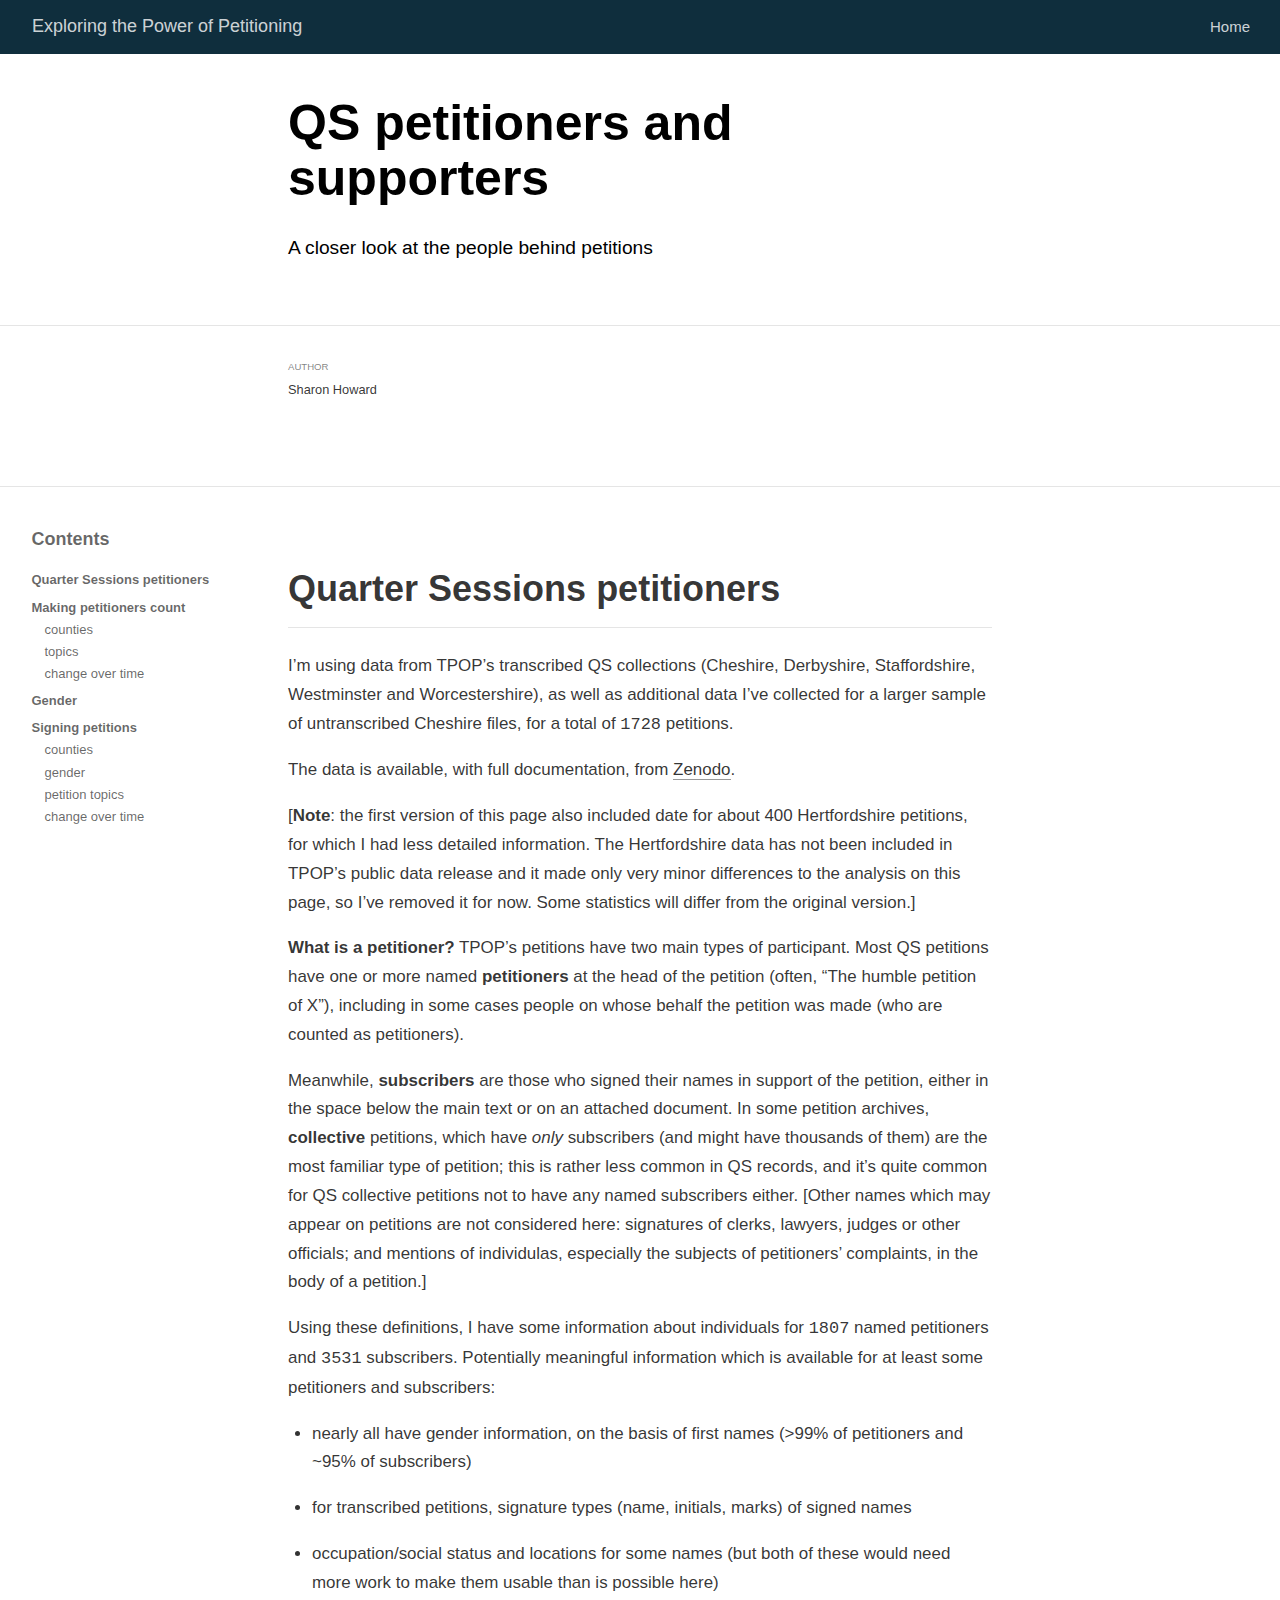
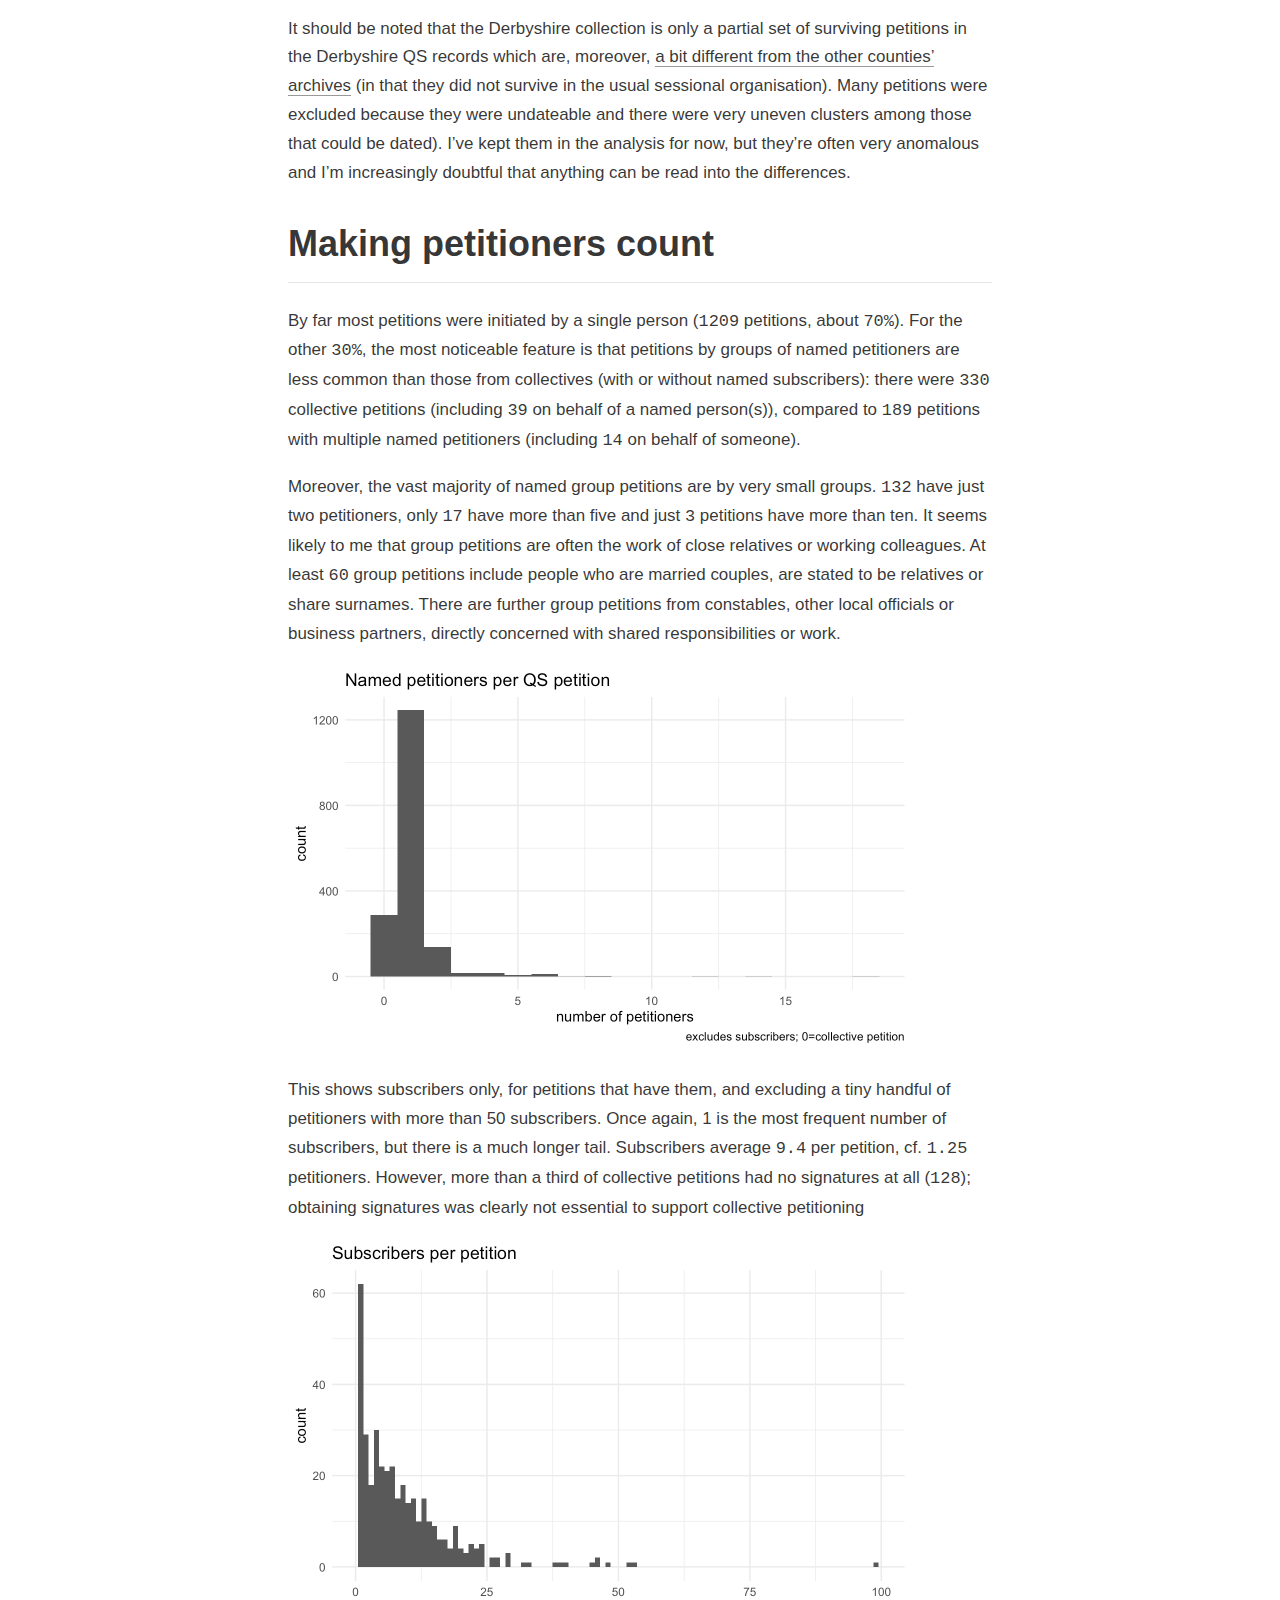
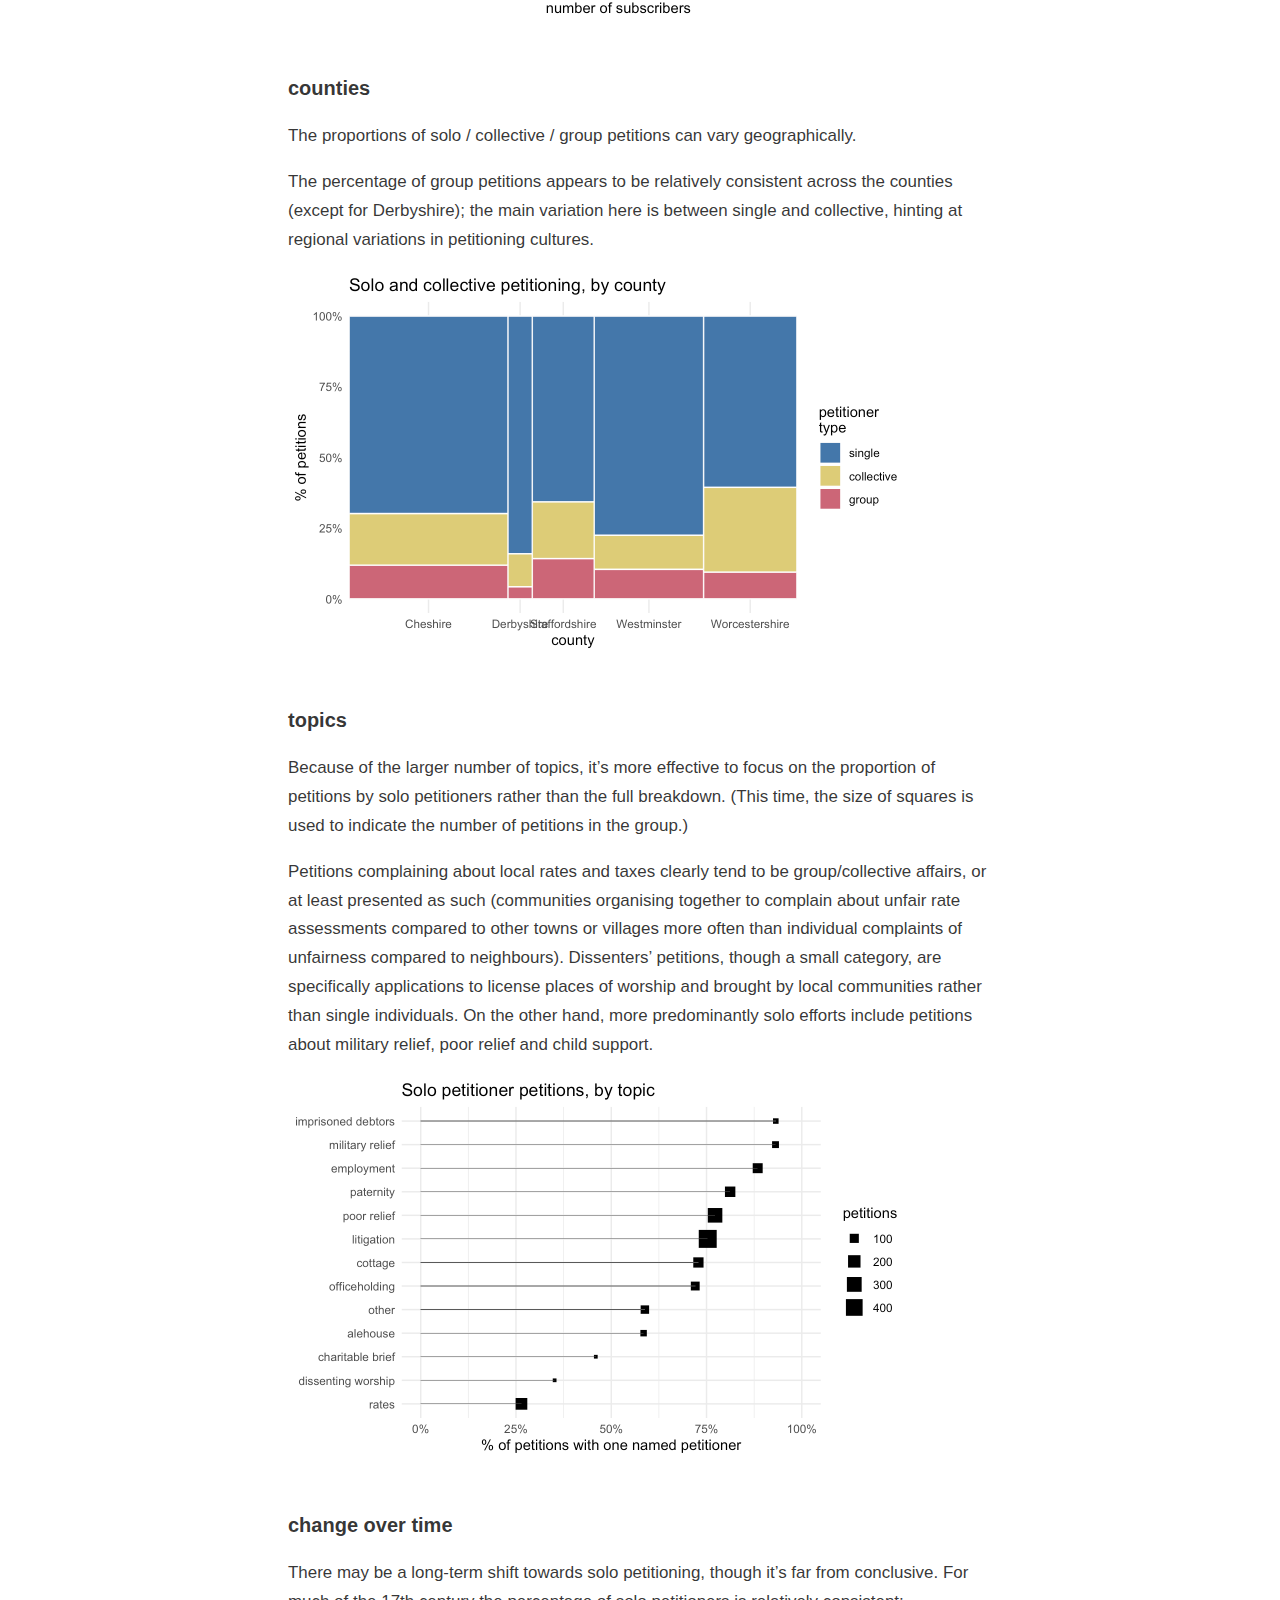
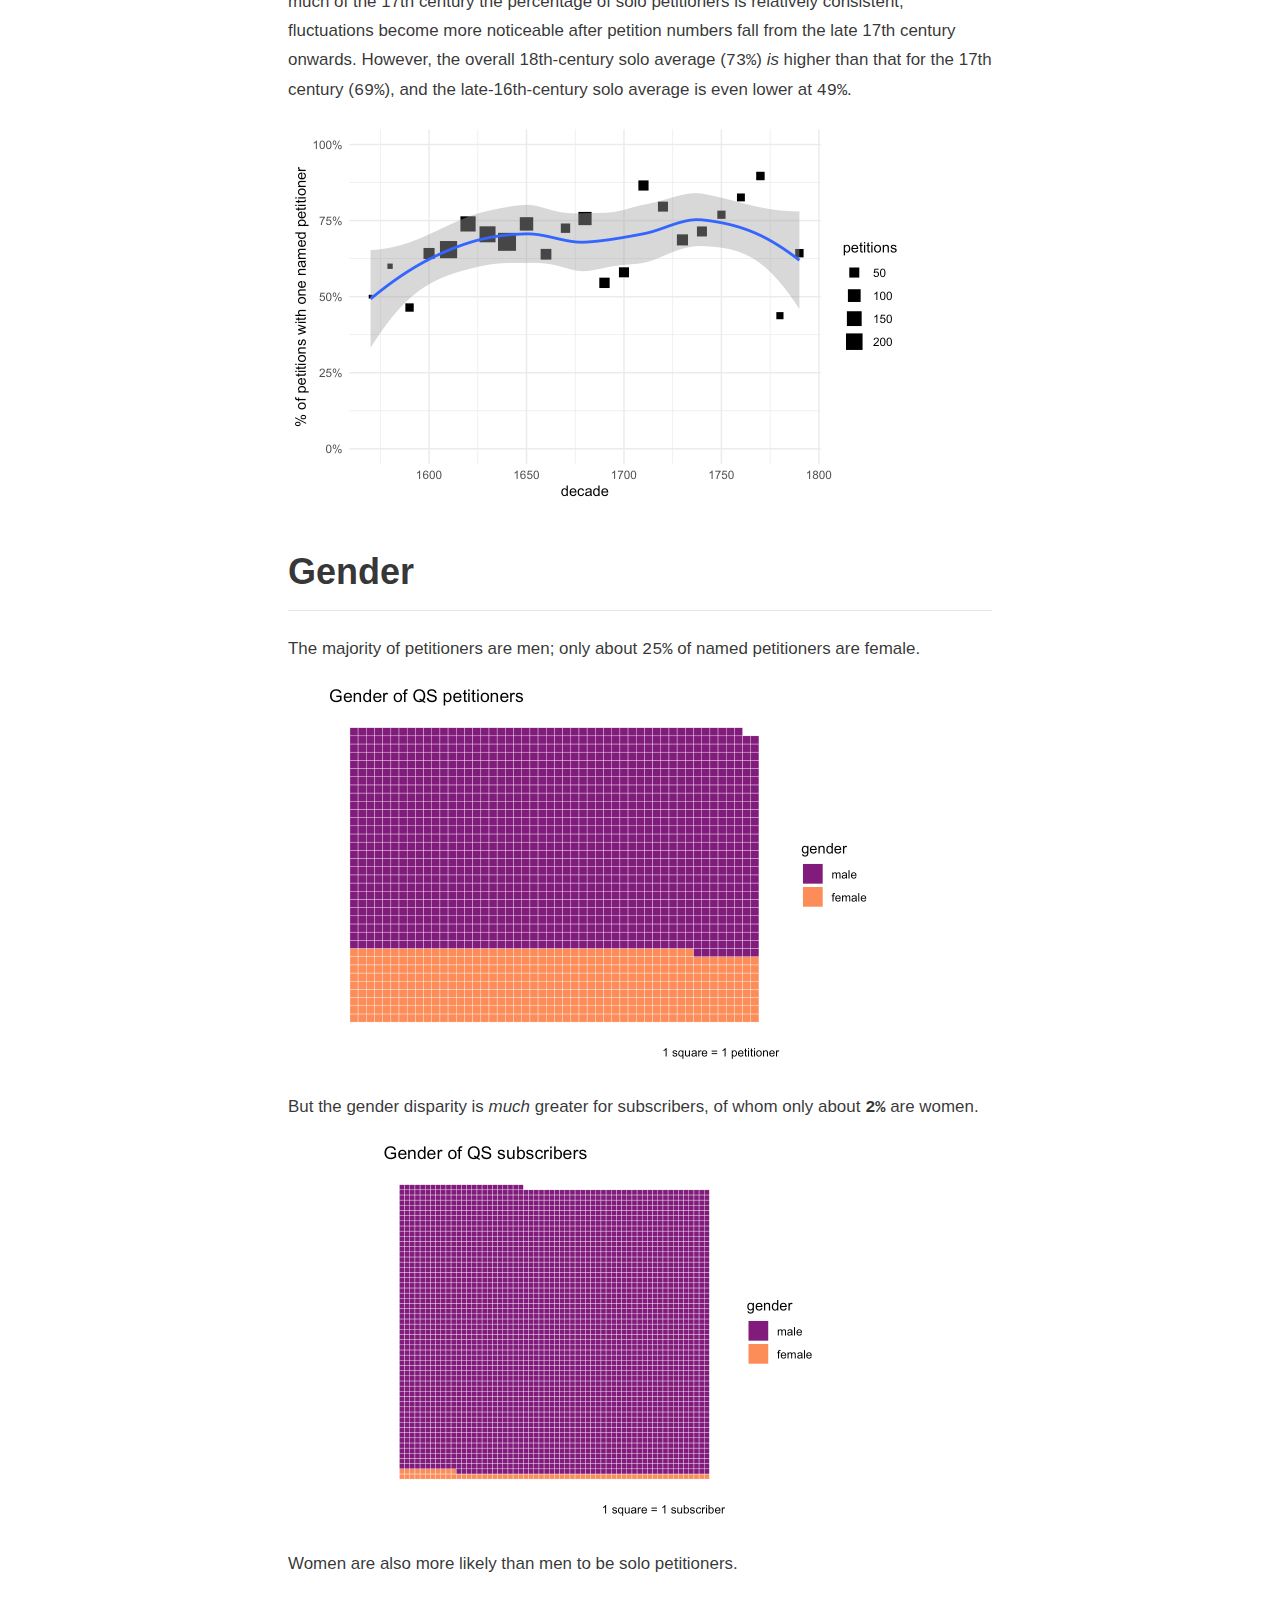
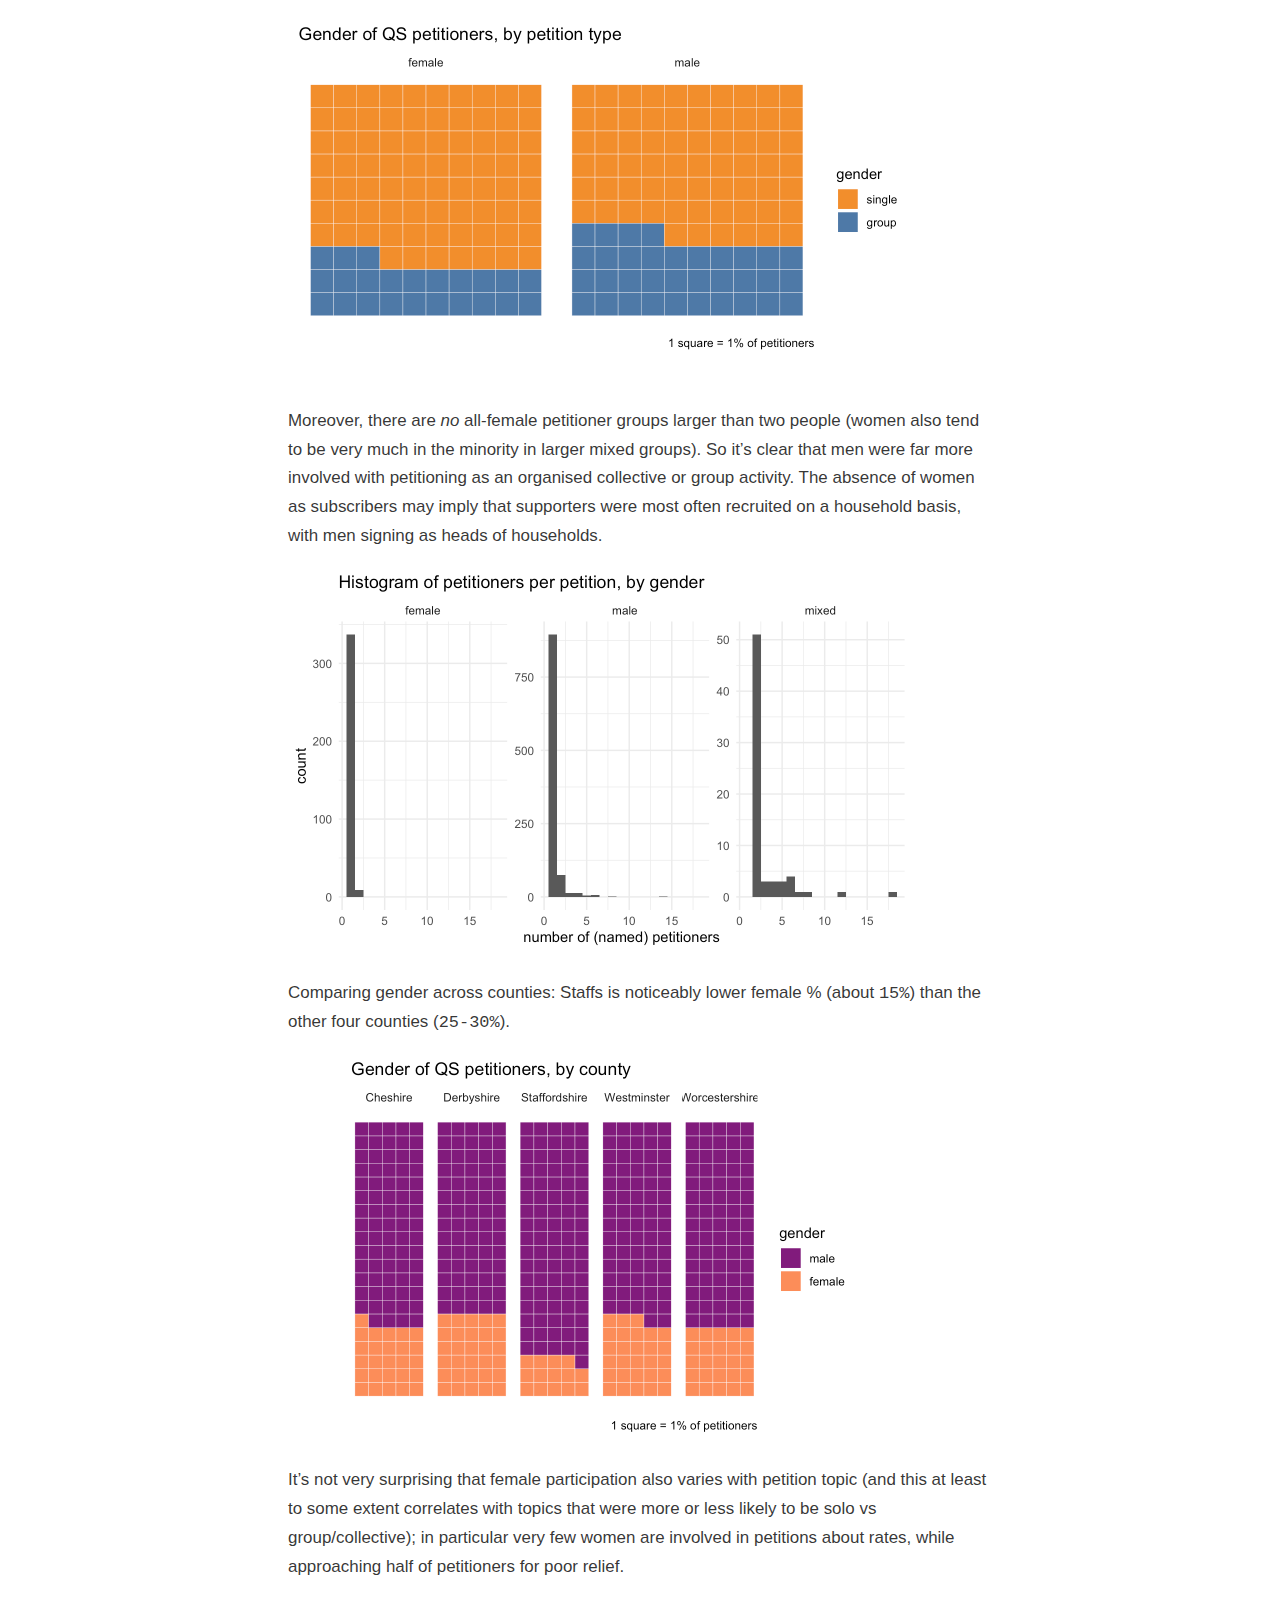
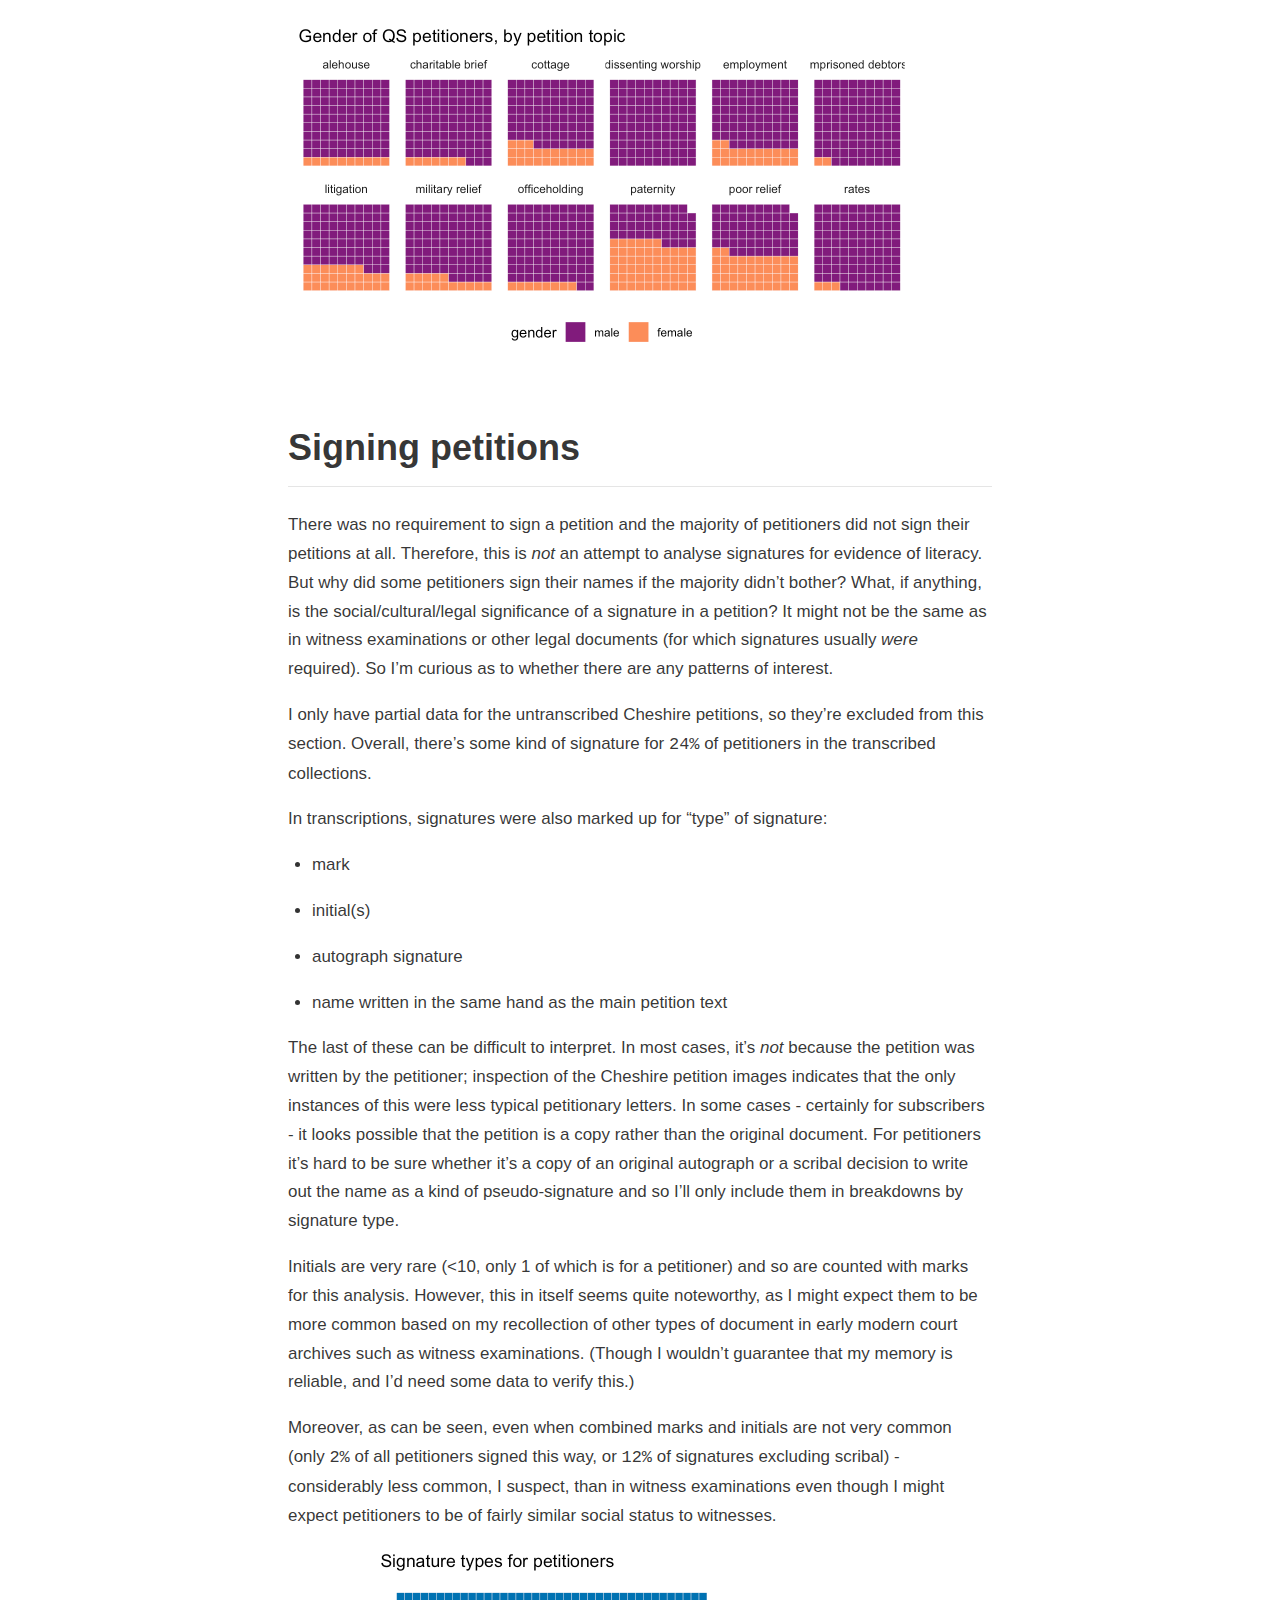
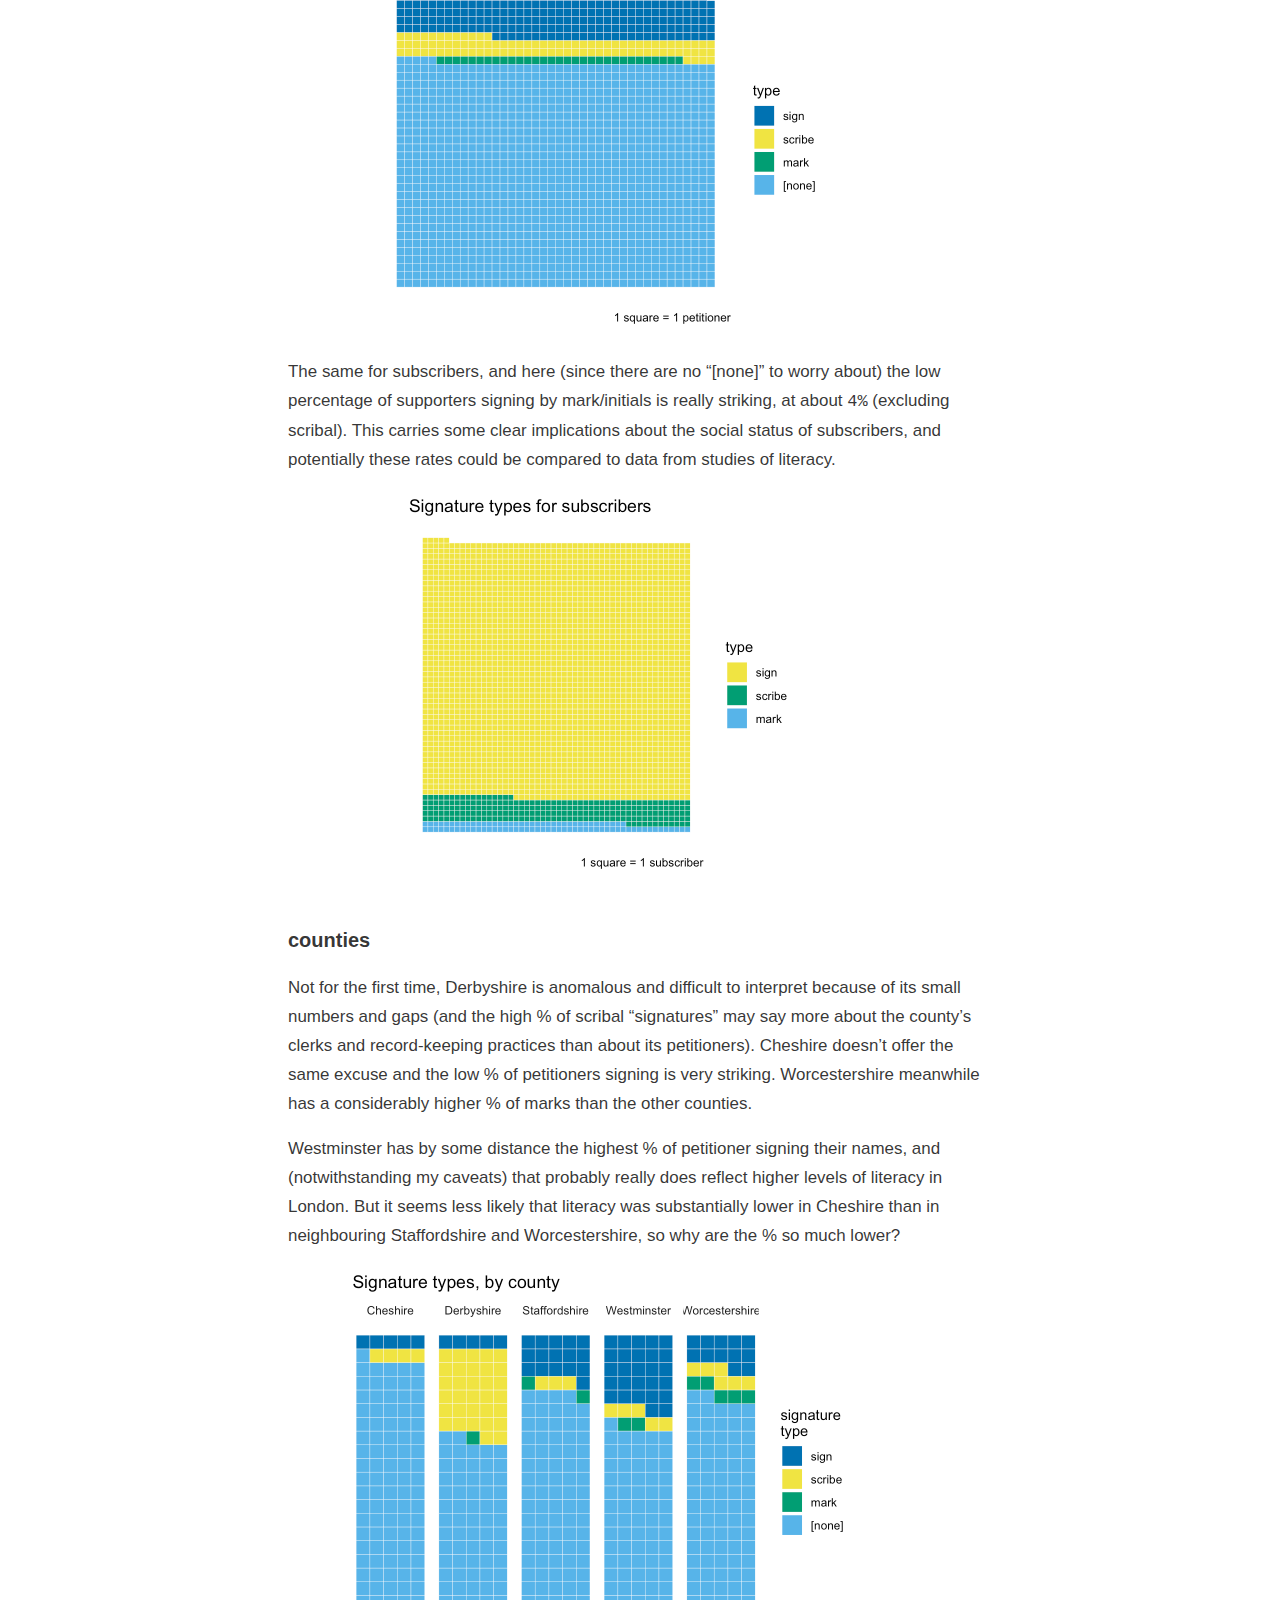
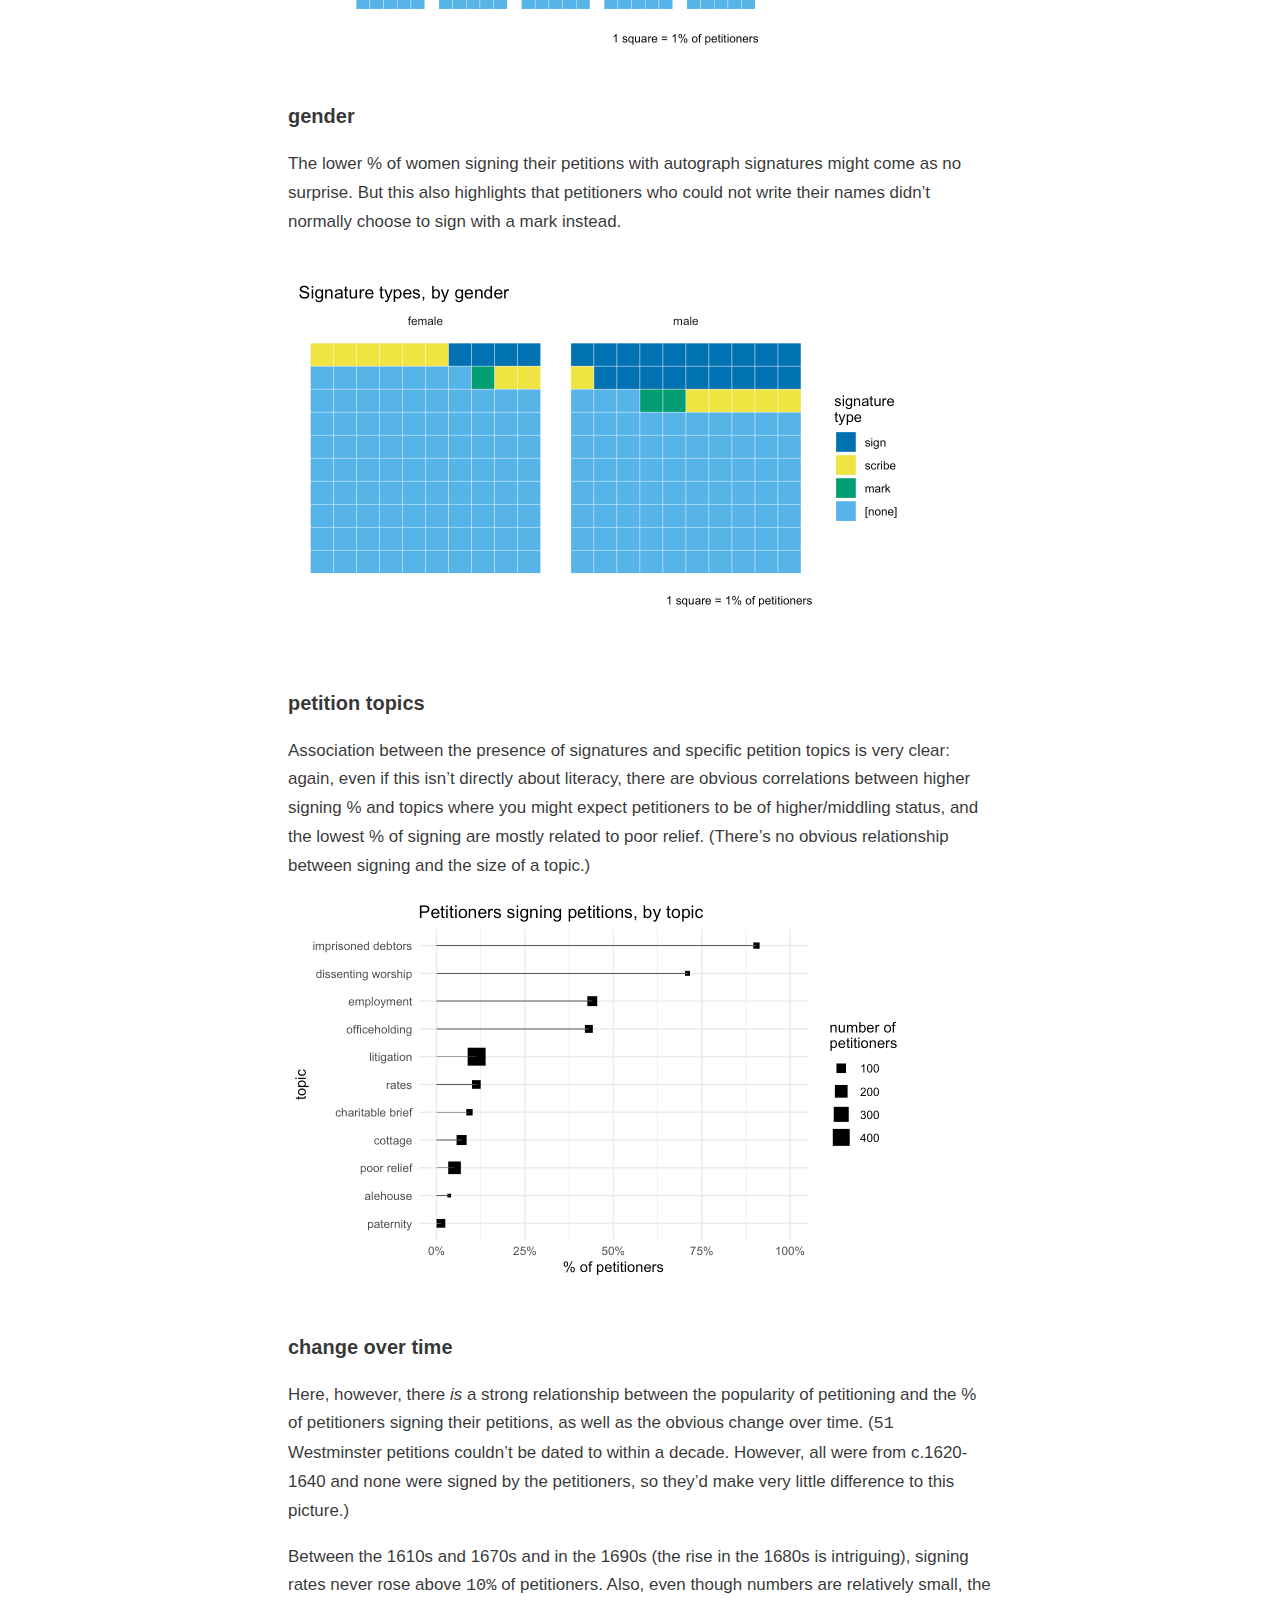
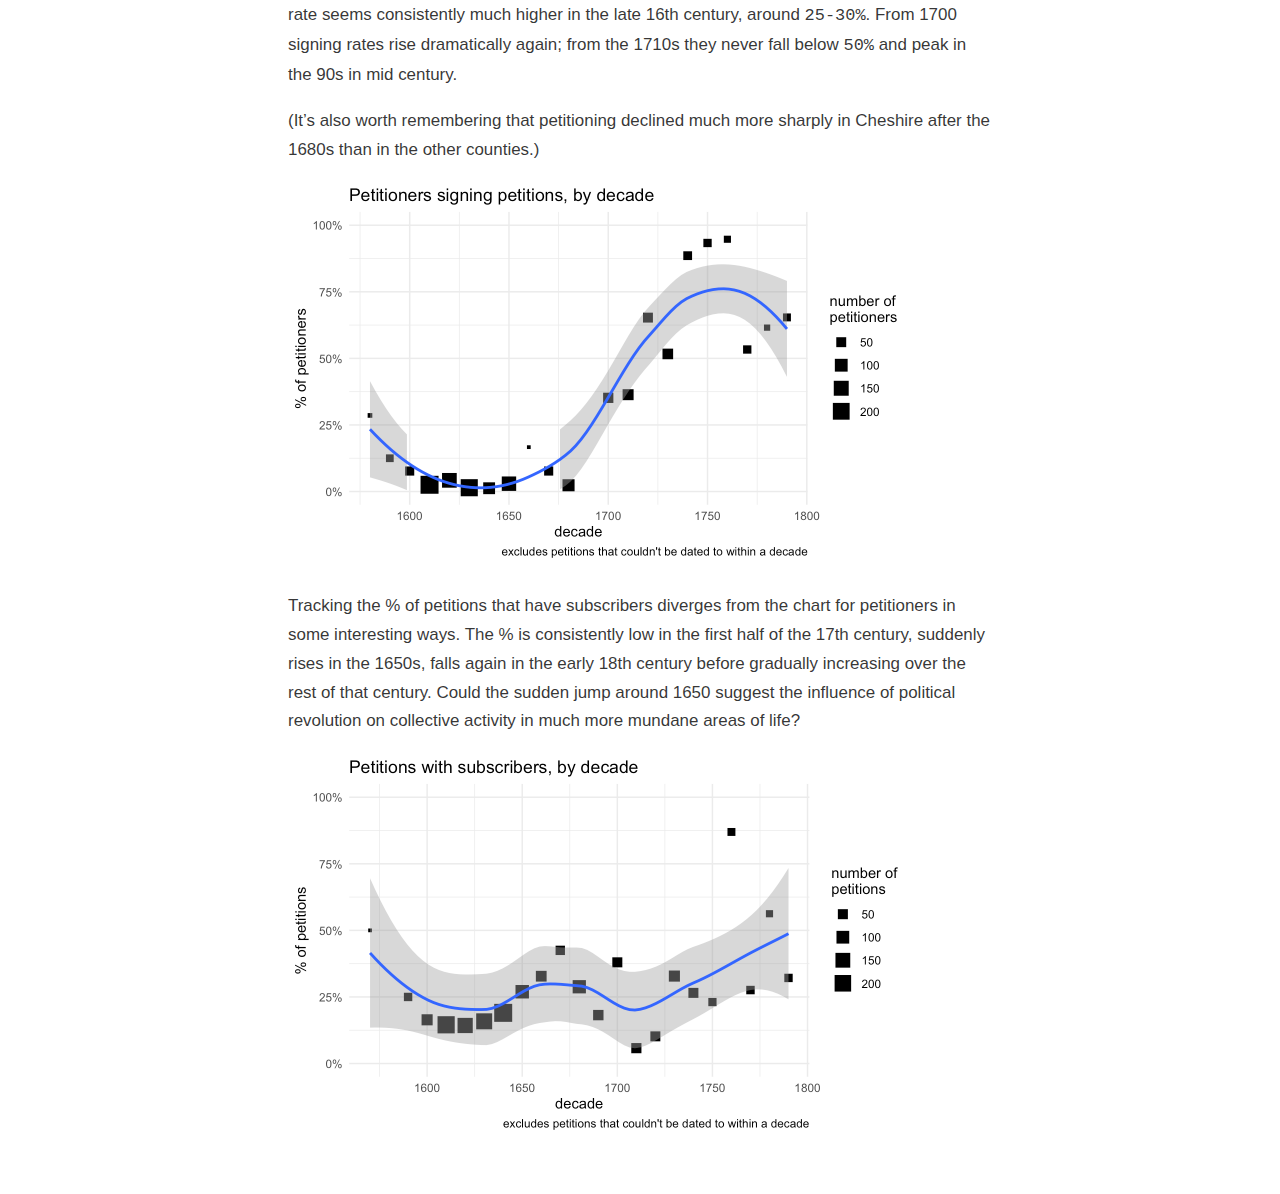
<file: docs/petitioners.html>
<!DOCTYPE html>

<html xmlns="http://www.w3.org/1999/xhtml" lang="" xml:lang="">

<head>
  <meta charset="utf-8"/>
  <meta name="viewport" content="width=device-width, initial-scale=1"/>
  <meta http-equiv="X-UA-Compatible" content="IE=Edge,chrome=1"/>
  <meta name="generator" content="distill" />

  <style type="text/css">
  /* Hide doc at startup (prevent jankiness while JS renders/transforms) */
  body {
    visibility: hidden;
  }
  </style>

 <!--radix_placeholder_import_source-->
 <!--/radix_placeholder_import_source-->

<style type="text/css">code{white-space: pre;}</style>
<style type="text/css" data-origin="pandoc">
pre > code.sourceCode { white-space: pre; position: relative; }
pre > code.sourceCode > span { display: inline-block; line-height: 1.25; }
pre > code.sourceCode > span:empty { height: 1.2em; }
.sourceCode { overflow: visible; }
code.sourceCode > span { color: inherit; text-decoration: inherit; }
div.sourceCode { margin: 1em 0; }
pre.sourceCode { margin: 0; }
@media screen {
div.sourceCode { overflow: auto; }
}
@media print {
pre > code.sourceCode { white-space: pre-wrap; }
pre > code.sourceCode > span { text-indent: -5em; padding-left: 5em; }
}
pre.numberSource code
  { counter-reset: source-line 0; }
pre.numberSource code > span
  { position: relative; left: -4em; counter-increment: source-line; }
pre.numberSource code > span > a:first-child::before
  { content: counter(source-line);
    position: relative; left: -1em; text-align: right; vertical-align: baseline;
    border: none; display: inline-block;
    -webkit-touch-callout: none; -webkit-user-select: none;
    -khtml-user-select: none; -moz-user-select: none;
    -ms-user-select: none; user-select: none;
    padding: 0 4px; width: 4em;
    color: #aaaaaa;
  }
pre.numberSource { margin-left: 3em; border-left: 1px solid #aaaaaa;  padding-left: 4px; }
div.sourceCode
  { color: #00769e; background-color: #f1f3f5; }
@media screen {
pre > code.sourceCode > span > a:first-child::before { text-decoration: underline; }
}
code span { color: #00769e; } /* Normal */
code span.al { color: #ad0000; } /* Alert */
code span.an { color: #5e5e5e; } /* Annotation */
code span.at { color: #657422; } /* Attribute */
code span.bn { color: #ad0000; } /* BaseN */
code span.bu { } /* BuiltIn */
code span.cf { color: #00769e; } /* ControlFlow */
code span.ch { color: #20794d; } /* Char */
code span.cn { color: #8f5902; } /* Constant */
code span.co { color: #5e5e5e; } /* Comment */
code span.cv { color: #5e5e5e; font-style: italic; } /* CommentVar */
code span.do { color: #5e5e5e; font-style: italic; } /* Documentation */
code span.dt { color: #ad0000; } /* DataType */
code span.dv { color: #ad0000; } /* DecVal */
code span.er { color: #ad0000; } /* Error */
code span.ex { } /* Extension */
code span.fl { color: #ad0000; } /* Float */
code span.fu { color: #4758ab; } /* Function */
code span.im { } /* Import */
code span.in { color: #5e5e5e; } /* Information */
code span.kw { color: #00769e; } /* Keyword */
code span.op { color: #5e5e5e; } /* Operator */
code span.ot { color: #00769e; } /* Other */
code span.pp { color: #ad0000; } /* Preprocessor */
code span.sc { color: #5e5e5e; } /* SpecialChar */
code span.ss { color: #20794d; } /* SpecialString */
code span.st { color: #20794d; } /* String */
code span.va { color: #111111; } /* Variable */
code span.vs { color: #20794d; } /* VerbatimString */
code span.wa { color: #5e5e5e; font-style: italic; } /* Warning */
</style>


  <!--radix_placeholder_meta_tags-->
  <title>Exploring the Power of Petitioning: QS petitioners and supporters</title>

  <meta property="description" itemprop="description" content="A closer look at the people behind petitions"/>


  <meta name="article:author" content="Sharon Howard"/>

  <!--  https://developers.facebook.com/docs/sharing/webmasters#markup -->
  <meta property="og:title" content="Exploring the Power of Petitioning: QS petitioners and supporters"/>
  <meta property="og:type" content="article"/>
  <meta property="og:description" content="A closer look at the people behind petitions"/>
  <meta property="og:locale" content="en_US"/>
  <meta property="og:site_name" content="Exploring the Power of Petitioning"/>

  <!--  https://dev.twitter.com/cards/types/summary -->
  <meta property="twitter:card" content="summary"/>
  <meta property="twitter:title" content="Exploring the Power of Petitioning: QS petitioners and supporters"/>
  <meta property="twitter:description" content="A closer look at the people behind petitions"/>

  <!--/radix_placeholder_meta_tags-->
  <!--radix_placeholder_rmarkdown_metadata-->

  <script type="text/json" id="radix-rmarkdown-metadata">
  {"type":"list","attributes":{"names":{"type":"character","attributes":{},"value":["title","description","author","output"]}},"value":[{"type":"character","attributes":{},"value":["QS petitioners and supporters"]},{"type":"character","attributes":{},"value":["A closer look at the people behind petitions\n"]},{"type":"list","attributes":{},"value":[{"type":"list","attributes":{"names":{"type":"character","attributes":{},"value":["name"]}},"value":[{"type":"character","attributes":{},"value":["Sharon Howard"]}]}]},{"type":"character","attributes":{},"value":["distill::distill_article"]}]}
  </script>
  <!--/radix_placeholder_rmarkdown_metadata-->
  <!--radix_placeholder_navigation_in_header-->
  <meta name="distill:offset" content=""/>

  <script type="application/javascript">

    window.headroom_prevent_pin = false;

    window.document.addEventListener("DOMContentLoaded", function (event) {

      // initialize headroom for banner
      var header = $('header').get(0);
      var headerHeight = header.offsetHeight;
      var headroom = new Headroom(header, {
        tolerance: 5,
        onPin : function() {
          if (window.headroom_prevent_pin) {
            window.headroom_prevent_pin = false;
            headroom.unpin();
          }
        }
      });
      headroom.init();
      if(window.location.hash)
        headroom.unpin();
      $(header).addClass('headroom--transition');

      // offset scroll location for banner on hash change
      // (see: https://github.com/WickyNilliams/headroom.js/issues/38)
      window.addEventListener("hashchange", function(event) {
        window.scrollTo(0, window.pageYOffset - (headerHeight + 25));
      });

      // responsive menu
      $('.distill-site-header').each(function(i, val) {
        var topnav = $(this);
        var toggle = topnav.find('.nav-toggle');
        toggle.on('click', function() {
          topnav.toggleClass('responsive');
        });
      });

      // nav dropdowns
      $('.nav-dropbtn').click(function(e) {
        $(this).next('.nav-dropdown-content').toggleClass('nav-dropdown-active');
        $(this).parent().siblings('.nav-dropdown')
           .children('.nav-dropdown-content').removeClass('nav-dropdown-active');
      });
      $("body").click(function(e){
        $('.nav-dropdown-content').removeClass('nav-dropdown-active');
      });
      $(".nav-dropdown").click(function(e){
        e.stopPropagation();
      });
    });
  </script>

  <style type="text/css">

  /* Theme (user-documented overrideables for nav appearance) */

  .distill-site-nav {
    color: rgba(255, 255, 255, 0.8);
    background-color: #0F2E3D;
    font-size: 15px;
    font-weight: 300;
  }

  .distill-site-nav a {
    color: inherit;
    text-decoration: none;
  }

  .distill-site-nav a:hover {
    color: white;
  }

  @media print {
    .distill-site-nav {
      display: none;
    }
  }

  .distill-site-header {

  }

  .distill-site-footer {

  }


  /* Site Header */

  .distill-site-header {
    width: 100%;
    box-sizing: border-box;
    z-index: 3;
  }

  .distill-site-header .nav-left {
    display: inline-block;
    margin-left: 8px;
  }

  @media screen and (max-width: 768px) {
    .distill-site-header .nav-left {
      margin-left: 0;
    }
  }


  .distill-site-header .nav-right {
    float: right;
    margin-right: 8px;
  }

  .distill-site-header a,
  .distill-site-header .title {
    display: inline-block;
    text-align: center;
    padding: 14px 10px 14px 10px;
  }

  .distill-site-header .title {
    font-size: 18px;
    min-width: 150px;
  }

  .distill-site-header .logo {
    padding: 0;
  }

  .distill-site-header .logo img {
    display: none;
    max-height: 20px;
    width: auto;
    margin-bottom: -4px;
  }

  .distill-site-header .nav-image img {
    max-height: 18px;
    width: auto;
    display: inline-block;
    margin-bottom: -3px;
  }



  @media screen and (min-width: 1000px) {
    .distill-site-header .logo img {
      display: inline-block;
    }
    .distill-site-header .nav-left {
      margin-left: 20px;
    }
    .distill-site-header .nav-right {
      margin-right: 20px;
    }
    .distill-site-header .title {
      padding-left: 12px;
    }
  }


  .distill-site-header .nav-toggle {
    display: none;
  }

  .nav-dropdown {
    display: inline-block;
    position: relative;
  }

  .nav-dropdown .nav-dropbtn {
    border: none;
    outline: none;
    color: rgba(255, 255, 255, 0.8);
    padding: 16px 10px;
    background-color: transparent;
    font-family: inherit;
    font-size: inherit;
    font-weight: inherit;
    margin: 0;
    margin-top: 1px;
    z-index: 2;
  }

  .nav-dropdown-content {
    display: none;
    position: absolute;
    background-color: white;
    min-width: 200px;
    border: 1px solid rgba(0,0,0,0.15);
    border-radius: 4px;
    box-shadow: 0px 8px 16px 0px rgba(0,0,0,0.1);
    z-index: 1;
    margin-top: 2px;
    white-space: nowrap;
    padding-top: 4px;
    padding-bottom: 4px;
  }

  .nav-dropdown-content hr {
    margin-top: 4px;
    margin-bottom: 4px;
    border: none;
    border-bottom: 1px solid rgba(0, 0, 0, 0.1);
  }

  .nav-dropdown-active {
    display: block;
  }

  .nav-dropdown-content a, .nav-dropdown-content .nav-dropdown-header {
    color: black;
    padding: 6px 24px;
    text-decoration: none;
    display: block;
    text-align: left;
  }

  .nav-dropdown-content .nav-dropdown-header {
    display: block;
    padding: 5px 24px;
    padding-bottom: 0;
    text-transform: uppercase;
    font-size: 14px;
    color: #999999;
    white-space: nowrap;
  }

  .nav-dropdown:hover .nav-dropbtn {
    color: white;
  }

  .nav-dropdown-content a:hover {
    background-color: #ddd;
    color: black;
  }

  .nav-right .nav-dropdown-content {
    margin-left: -45%;
    right: 0;
  }

  @media screen and (max-width: 768px) {
    .distill-site-header a, .distill-site-header .nav-dropdown  {display: none;}
    .distill-site-header a.nav-toggle {
      float: right;
      display: block;
    }
    .distill-site-header .title {
      margin-left: 0;
    }
    .distill-site-header .nav-right {
      margin-right: 0;
    }
    .distill-site-header {
      overflow: hidden;
    }
    .nav-right .nav-dropdown-content {
      margin-left: 0;
    }
  }


  @media screen and (max-width: 768px) {
    .distill-site-header.responsive {position: relative; min-height: 500px; }
    .distill-site-header.responsive a.nav-toggle {
      position: absolute;
      right: 0;
      top: 0;
    }
    .distill-site-header.responsive a,
    .distill-site-header.responsive .nav-dropdown {
      display: block;
      text-align: left;
    }
    .distill-site-header.responsive .nav-left,
    .distill-site-header.responsive .nav-right {
      width: 100%;
    }
    .distill-site-header.responsive .nav-dropdown {float: none;}
    .distill-site-header.responsive .nav-dropdown-content {position: relative;}
    .distill-site-header.responsive .nav-dropdown .nav-dropbtn {
      display: block;
      width: 100%;
      text-align: left;
    }
  }

  /* Site Footer */

  .distill-site-footer {
    width: 100%;
    overflow: hidden;
    box-sizing: border-box;
    z-index: 3;
    margin-top: 30px;
    padding-top: 30px;
    padding-bottom: 30px;
    text-align: center;
  }

  /* Headroom */

  d-title {
    padding-top: 6rem;
  }

  @media print {
    d-title {
      padding-top: 4rem;
    }
  }

  .headroom {
    z-index: 1000;
    position: fixed;
    top: 0;
    left: 0;
    right: 0;
  }

  .headroom--transition {
    transition: all .4s ease-in-out;
  }

  .headroom--unpinned {
    top: -100px;
  }

  .headroom--pinned {
    top: 0;
  }

  /* adjust viewport for navbar height */
  /* helps vertically center bootstrap (non-distill) content */
  .min-vh-100 {
    min-height: calc(100vh - 100px) !important;
  }

  </style>

  <script src="site_libs/jquery-3.6.0/jquery-3.6.0.min.js"></script>
  <link href="site_libs/font-awesome-5.1.0/css/all.css" rel="stylesheet"/>
  <link href="site_libs/font-awesome-5.1.0/css/v4-shims.css" rel="stylesheet"/>
  <script src="site_libs/headroom-0.9.4/headroom.min.js"></script>
  <script src="site_libs/autocomplete-0.37.1/autocomplete.min.js"></script>
  <script src="site_libs/fuse-6.4.1/fuse.min.js"></script>

  <script type="application/javascript">

  function getMeta(metaName) {
    var metas = document.getElementsByTagName('meta');
    for (let i = 0; i < metas.length; i++) {
      if (metas[i].getAttribute('name') === metaName) {
        return metas[i].getAttribute('content');
      }
    }
    return '';
  }

  function offsetURL(url) {
    var offset = getMeta('distill:offset');
    return offset ? offset + '/' + url : url;
  }

  function createFuseIndex() {

    // create fuse index
    var options = {
      keys: [
        { name: 'title', weight: 20 },
        { name: 'categories', weight: 15 },
        { name: 'description', weight: 10 },
        { name: 'contents', weight: 5 },
      ],
      ignoreLocation: true,
      threshold: 0
    };
    var fuse = new window.Fuse([], options);

    // fetch the main search.json
    return fetch(offsetURL('search.json'))
      .then(function(response) {
        if (response.status == 200) {
          return response.json().then(function(json) {
            // index main articles
            json.articles.forEach(function(article) {
              fuse.add(article);
            });
            // download collections and index their articles
            return Promise.all(json.collections.map(function(collection) {
              return fetch(offsetURL(collection)).then(function(response) {
                if (response.status === 200) {
                  return response.json().then(function(articles) {
                    articles.forEach(function(article) {
                      fuse.add(article);
                    });
                  })
                } else {
                  return Promise.reject(
                    new Error('Unexpected status from search index request: ' +
                              response.status)
                  );
                }
              });
            })).then(function() {
              return fuse;
            });
          });

        } else {
          return Promise.reject(
            new Error('Unexpected status from search index request: ' +
                        response.status)
          );
        }
      });
  }

  window.document.addEventListener("DOMContentLoaded", function (event) {

    // get search element (bail if we don't have one)
    var searchEl = window.document.getElementById('distill-search');
    if (!searchEl)
      return;

    createFuseIndex()
      .then(function(fuse) {

        // make search box visible
        searchEl.classList.remove('hidden');

        // initialize autocomplete
        var options = {
          autoselect: true,
          hint: false,
          minLength: 2,
        };
        window.autocomplete(searchEl, options, [{
          source: function(query, callback) {
            const searchOptions = {
              isCaseSensitive: false,
              shouldSort: true,
              minMatchCharLength: 2,
              limit: 10,
            };
            var results = fuse.search(query, searchOptions);
            callback(results
              .map(function(result) { return result.item; })
            );
          },
          templates: {
            suggestion: function(suggestion) {
              var img = suggestion.preview && Object.keys(suggestion.preview).length > 0
                ? `<img src="${offsetURL(suggestion.preview)}"</img>`
                : '';
              var html = `
                <div class="search-item">
                  <h3>${suggestion.title}</h3>
                  <div class="search-item-description">
                    ${suggestion.description || ''}
                  </div>
                  <div class="search-item-preview">
                    ${img}
                  </div>
                </div>
              `;
              return html;
            }
          }
        }]).on('autocomplete:selected', function(event, suggestion) {
          window.location.href = offsetURL(suggestion.path);
        });
        // remove inline display style on autocompleter (we want to
        // manage responsive display via css)
        $('.algolia-autocomplete').css("display", "");
      })
      .catch(function(error) {
        console.log(error);
      });

  });

  </script>

  <style type="text/css">

  .nav-search {
    font-size: x-small;
  }

  /* Algolioa Autocomplete */

  .algolia-autocomplete {
    display: inline-block;
    margin-left: 10px;
    vertical-align: sub;
    background-color: white;
    color: black;
    padding: 6px;
    padding-top: 8px;
    padding-bottom: 0;
    border-radius: 6px;
    border: 1px #0F2E3D solid;
    width: 180px;
  }


  @media screen and (max-width: 768px) {
    .distill-site-nav .algolia-autocomplete {
      display: none;
      visibility: hidden;
    }
    .distill-site-nav.responsive .algolia-autocomplete {
      display: inline-block;
      visibility: visible;
    }
    .distill-site-nav.responsive .algolia-autocomplete .aa-dropdown-menu {
      margin-left: 0;
      width: 400px;
      max-height: 400px;
    }
  }

  .algolia-autocomplete .aa-input, .algolia-autocomplete .aa-hint {
    width: 90%;
    outline: none;
    border: none;
  }

  .algolia-autocomplete .aa-hint {
    color: #999;
  }
  .algolia-autocomplete .aa-dropdown-menu {
    width: 550px;
    max-height: 70vh;
    overflow-x: visible;
    overflow-y: scroll;
    padding: 5px;
    margin-top: 3px;
    margin-left: -150px;
    background-color: #fff;
    border-radius: 5px;
    border: 1px solid #999;
    border-top: none;
  }

  .algolia-autocomplete .aa-dropdown-menu .aa-suggestion {
    cursor: pointer;
    padding: 5px 4px;
    border-bottom: 1px solid #eee;
  }

  .algolia-autocomplete .aa-dropdown-menu .aa-suggestion:last-of-type {
    border-bottom: none;
    margin-bottom: 2px;
  }

  .algolia-autocomplete .aa-dropdown-menu .aa-suggestion .search-item {
    overflow: hidden;
    font-size: 0.8em;
    line-height: 1.4em;
  }

  .algolia-autocomplete .aa-dropdown-menu .aa-suggestion .search-item h3 {
    font-size: 1rem;
    margin-block-start: 0;
    margin-block-end: 5px;
  }

  .algolia-autocomplete .aa-dropdown-menu .aa-suggestion .search-item-description {
    display: inline-block;
    overflow: hidden;
    height: 2.8em;
    width: 80%;
    margin-right: 4%;
  }

  .algolia-autocomplete .aa-dropdown-menu .aa-suggestion .search-item-preview {
    display: inline-block;
    width: 15%;
  }

  .algolia-autocomplete .aa-dropdown-menu .aa-suggestion .search-item-preview img {
    height: 3em;
    width: auto;
    display: none;
  }

  .algolia-autocomplete .aa-dropdown-menu .aa-suggestion .search-item-preview img[src] {
    display: initial;
  }

  .algolia-autocomplete .aa-dropdown-menu .aa-suggestion.aa-cursor {
    background-color: #eee;
  }
  .algolia-autocomplete .aa-dropdown-menu .aa-suggestion em {
    font-weight: bold;
    font-style: normal;
  }

  </style>


  <!--/radix_placeholder_navigation_in_header-->
  <!--radix_placeholder_distill-->

  <style type="text/css">

  body {
    background-color: white;
  }

  .pandoc-table {
    width: 100%;
  }

  .pandoc-table>caption {
    margin-bottom: 10px;
  }

  .pandoc-table th:not([align]) {
    text-align: left;
  }

  .pagedtable-footer {
    font-size: 15px;
  }

  d-byline .byline {
    grid-template-columns: 2fr 2fr;
  }

  d-byline .byline h3 {
    margin-block-start: 1.5em;
  }

  d-byline .byline .authors-affiliations h3 {
    margin-block-start: 0.5em;
  }

  .authors-affiliations .orcid-id {
    width: 16px;
    height:16px;
    margin-left: 4px;
    margin-right: 4px;
    vertical-align: middle;
    padding-bottom: 2px;
  }

  d-title .dt-tags {
    margin-top: 1em;
    grid-column: text;
  }

  .dt-tags .dt-tag {
    text-decoration: none;
    display: inline-block;
    color: rgba(0,0,0,0.6);
    padding: 0em 0.4em;
    margin-right: 0.5em;
    margin-bottom: 0.4em;
    font-size: 70%;
    border: 1px solid rgba(0,0,0,0.2);
    border-radius: 3px;
    text-transform: uppercase;
    font-weight: 500;
  }

  d-article table.gt_table td,
  d-article table.gt_table th {
    border-bottom: none;
  }

  .html-widget {
    margin-bottom: 2.0em;
  }

  .l-screen-inset {
    padding-right: 16px;
  }

  .l-screen .caption {
    margin-left: 10px;
  }

  .shaded {
    background: rgb(247, 247, 247);
    padding-top: 20px;
    padding-bottom: 20px;
    border-top: 1px solid rgba(0, 0, 0, 0.1);
    border-bottom: 1px solid rgba(0, 0, 0, 0.1);
  }

  .shaded .html-widget {
    margin-bottom: 0;
    border: 1px solid rgba(0, 0, 0, 0.1);
  }

  .shaded .shaded-content {
    background: white;
  }

  .text-output {
    margin-top: 0;
    line-height: 1.5em;
  }

  .hidden {
    display: none !important;
  }

  d-article {
    padding-top: 2.5rem;
    padding-bottom: 30px;
  }

  d-appendix {
    padding-top: 30px;
  }

  d-article>p>img {
    width: 100%;
  }

  d-article h2 {
    margin: 1rem 0 1.5rem 0;
  }

  d-article h3 {
    margin-top: 1.5rem;
  }

  d-article iframe {
    border: 1px solid rgba(0, 0, 0, 0.1);
    margin-bottom: 2.0em;
    width: 100%;
  }

  /* Tweak code blocks */

  d-article div.sourceCode code,
  d-article pre code {
    font-family: Consolas, Monaco, 'Andale Mono', 'Ubuntu Mono', monospace;
  }

  d-article pre,
  d-article div.sourceCode,
  d-article div.sourceCode pre {
    overflow: auto;
  }

  d-article div.sourceCode {
    background-color: white;
  }

  d-article div.sourceCode pre {
    padding-left: 10px;
    font-size: 12px;
    border-left: 2px solid rgba(0,0,0,0.1);
  }

  d-article pre {
    font-size: 12px;
    color: black;
    background: none;
    margin-top: 0;
    text-align: left;
    white-space: pre;
    word-spacing: normal;
    word-break: normal;
    word-wrap: normal;
    line-height: 1.5;

    -moz-tab-size: 4;
    -o-tab-size: 4;
    tab-size: 4;

    -webkit-hyphens: none;
    -moz-hyphens: none;
    -ms-hyphens: none;
    hyphens: none;
  }

  d-article pre a {
    border-bottom: none;
  }

  d-article pre a:hover {
    border-bottom: none;
    text-decoration: underline;
  }

  d-article details {
    grid-column: text;
    margin-bottom: 0.8em;
  }

  @media(min-width: 768px) {

  d-article pre,
  d-article div.sourceCode,
  d-article div.sourceCode pre {
    overflow: visible !important;
  }

  d-article div.sourceCode pre {
    padding-left: 18px;
    font-size: 14px;
  }

  d-article pre {
    font-size: 14px;
  }

  }

  figure img.external {
    background: white;
    border: 1px solid rgba(0, 0, 0, 0.1);
    box-shadow: 0 1px 8px rgba(0, 0, 0, 0.1);
    padding: 18px;
    box-sizing: border-box;
  }

  /* CSS for d-contents */

  .d-contents {
    grid-column: text;
    color: rgba(0,0,0,0.8);
    font-size: 0.9em;
    padding-bottom: 1em;
    margin-bottom: 1em;
    padding-bottom: 0.5em;
    margin-bottom: 1em;
    padding-left: 0.25em;
    justify-self: start;
  }

  @media(min-width: 1000px) {
    .d-contents.d-contents-float {
      height: 0;
      grid-column-start: 1;
      grid-column-end: 4;
      justify-self: center;
      padding-right: 3em;
      padding-left: 2em;
    }
  }

  .d-contents nav h3 {
    font-size: 18px;
    margin-top: 0;
    margin-bottom: 1em;
  }

  .d-contents li {
    list-style-type: none
  }

  .d-contents nav > ul {
    padding-left: 0;
  }

  .d-contents ul {
    padding-left: 1em
  }

  .d-contents nav ul li {
    margin-top: 0.6em;
    margin-bottom: 0.2em;
  }

  .d-contents nav a {
    font-size: 13px;
    border-bottom: none;
    text-decoration: none
    color: rgba(0, 0, 0, 0.8);
  }

  .d-contents nav a:hover {
    text-decoration: underline solid rgba(0, 0, 0, 0.6)
  }

  .d-contents nav > ul > li > a {
    font-weight: 600;
  }

  .d-contents nav > ul > li > ul {
    font-weight: inherit;
  }

  .d-contents nav > ul > li > ul > li {
    margin-top: 0.2em;
  }


  .d-contents nav ul {
    margin-top: 0;
    margin-bottom: 0.25em;
  }

  .d-article-with-toc h2:nth-child(2) {
    margin-top: 0;
  }


  /* Figure */

  .figure {
    position: relative;
    margin-bottom: 2.5em;
    margin-top: 1.5em;
  }

  .figure .caption {
    color: rgba(0, 0, 0, 0.6);
    font-size: 12px;
    line-height: 1.5em;
  }

  .figure img.external {
    background: white;
    border: 1px solid rgba(0, 0, 0, 0.1);
    box-shadow: 0 1px 8px rgba(0, 0, 0, 0.1);
    padding: 18px;
    box-sizing: border-box;
  }

  .figure .caption a {
    color: rgba(0, 0, 0, 0.6);
  }

  .figure .caption b,
  .figure .caption strong, {
    font-weight: 600;
    color: rgba(0, 0, 0, 1.0);
  }

  /* Citations */

  d-article .citation {
    color: inherit;
    cursor: inherit;
  }

  div.hanging-indent{
    margin-left: 1em; text-indent: -1em;
  }

  /* Citation hover box */

  .tippy-box[data-theme~=light-border] {
    background-color: rgba(250, 250, 250, 0.95);
  }

  .tippy-content > p {
    margin-bottom: 0;
    padding: 2px;
  }


  /* Tweak 1000px media break to show more text */

  @media(min-width: 1000px) {
    .base-grid,
    distill-header,
    d-title,
    d-abstract,
    d-article,
    d-appendix,
    distill-appendix,
    d-byline,
    d-footnote-list,
    d-citation-list,
    distill-footer {
      grid-template-columns: [screen-start] 1fr [page-start kicker-start] 80px [middle-start] 50px [text-start kicker-end] 65px 65px 65px 65px 65px 65px 65px 65px [text-end gutter-start] 65px [middle-end] 65px [page-end gutter-end] 1fr [screen-end];
      grid-column-gap: 16px;
    }

    .grid {
      grid-column-gap: 16px;
    }

    d-article {
      font-size: 1.06rem;
      line-height: 1.7em;
    }
    figure .caption, .figure .caption, figure figcaption {
      font-size: 13px;
    }
  }

  @media(min-width: 1180px) {
    .base-grid,
    distill-header,
    d-title,
    d-abstract,
    d-article,
    d-appendix,
    distill-appendix,
    d-byline,
    d-footnote-list,
    d-citation-list,
    distill-footer {
      grid-template-columns: [screen-start] 1fr [page-start kicker-start] 60px [middle-start] 60px [text-start kicker-end] 60px 60px 60px 60px 60px 60px 60px 60px [text-end gutter-start] 60px [middle-end] 60px [page-end gutter-end] 1fr [screen-end];
      grid-column-gap: 32px;
    }

    .grid {
      grid-column-gap: 32px;
    }
  }


  /* Get the citation styles for the appendix (not auto-injected on render since
     we do our own rendering of the citation appendix) */

  d-appendix .citation-appendix,
  .d-appendix .citation-appendix {
    font-size: 11px;
    line-height: 15px;
    border-left: 1px solid rgba(0, 0, 0, 0.1);
    padding-left: 18px;
    border: 1px solid rgba(0,0,0,0.1);
    background: rgba(0, 0, 0, 0.02);
    padding: 10px 18px;
    border-radius: 3px;
    color: rgba(150, 150, 150, 1);
    overflow: hidden;
    margin-top: -12px;
    white-space: pre-wrap;
    word-wrap: break-word;
  }

  /* Include appendix styles here so they can be overridden */

  d-appendix {
    contain: layout style;
    font-size: 0.8em;
    line-height: 1.7em;
    margin-top: 60px;
    margin-bottom: 0;
    border-top: 1px solid rgba(0, 0, 0, 0.1);
    color: rgba(0,0,0,0.5);
    padding-top: 60px;
    padding-bottom: 48px;
  }

  d-appendix h3 {
    grid-column: page-start / text-start;
    font-size: 15px;
    font-weight: 500;
    margin-top: 1em;
    margin-bottom: 0;
    color: rgba(0,0,0,0.65);
  }

  d-appendix h3 + * {
    margin-top: 1em;
  }

  d-appendix ol {
    padding: 0 0 0 15px;
  }

  @media (min-width: 768px) {
    d-appendix ol {
      padding: 0 0 0 30px;
      margin-left: -30px;
    }
  }

  d-appendix li {
    margin-bottom: 1em;
  }

  d-appendix a {
    color: rgba(0, 0, 0, 0.6);
  }

  d-appendix > * {
    grid-column: text;
  }

  d-appendix > d-footnote-list,
  d-appendix > d-citation-list,
  d-appendix > distill-appendix {
    grid-column: screen;
  }

  /* Include footnote styles here so they can be overridden */

  d-footnote-list {
    contain: layout style;
  }

  d-footnote-list > * {
    grid-column: text;
  }

  d-footnote-list a.footnote-backlink {
    color: rgba(0,0,0,0.3);
    padding-left: 0.5em;
  }



  /* Anchor.js */

  .anchorjs-link {
    /*transition: all .25s linear; */
    text-decoration: none;
    border-bottom: none;
  }
  *:hover > .anchorjs-link {
    margin-left: -1.125em !important;
    text-decoration: none;
    border-bottom: none;
  }

  /* Social footer */

  .social_footer {
    margin-top: 30px;
    margin-bottom: 0;
    color: rgba(0,0,0,0.67);
  }

  .disqus-comments {
    margin-right: 30px;
  }

  .disqus-comment-count {
    border-bottom: 1px solid rgba(0, 0, 0, 0.4);
    cursor: pointer;
  }

  #disqus_thread {
    margin-top: 30px;
  }

  .article-sharing a {
    border-bottom: none;
    margin-right: 8px;
  }

  .article-sharing a:hover {
    border-bottom: none;
  }

  .sidebar-section.subscribe {
    font-size: 12px;
    line-height: 1.6em;
  }

  .subscribe p {
    margin-bottom: 0.5em;
  }


  .article-footer .subscribe {
    font-size: 15px;
    margin-top: 45px;
  }


  .sidebar-section.custom {
    font-size: 12px;
    line-height: 1.6em;
  }

  .custom p {
    margin-bottom: 0.5em;
  }

  /* Styles for listing layout (hide title) */
  .layout-listing d-title, .layout-listing .d-title {
    display: none;
  }

  /* Styles for posts lists (not auto-injected) */


  .posts-with-sidebar {
    padding-left: 45px;
    padding-right: 45px;
  }

  .posts-list .description h2,
  .posts-list .description p {
    font-family: -apple-system, BlinkMacSystemFont, "Segoe UI", Roboto, Oxygen, Ubuntu, Cantarell, "Fira Sans", "Droid Sans", "Helvetica Neue", Arial, sans-serif;
  }

  .posts-list .description h2 {
    font-weight: 700;
    border-bottom: none;
    padding-bottom: 0;
  }

  .posts-list h2.post-tag {
    border-bottom: 1px solid rgba(0, 0, 0, 0.2);
    padding-bottom: 12px;
  }
  .posts-list {
    margin-top: 60px;
    margin-bottom: 24px;
  }

  .posts-list .post-preview {
    text-decoration: none;
    overflow: hidden;
    display: block;
    border-bottom: 1px solid rgba(0, 0, 0, 0.1);
    padding: 24px 0;
  }

  .post-preview-last {
    border-bottom: none !important;
  }

  .posts-list .posts-list-caption {
    grid-column: screen;
    font-weight: 400;
  }

  .posts-list .post-preview h2 {
    margin: 0 0 6px 0;
    line-height: 1.2em;
    font-style: normal;
    font-size: 24px;
  }

  .posts-list .post-preview p {
    margin: 0 0 12px 0;
    line-height: 1.4em;
    font-size: 16px;
  }

  .posts-list .post-preview .thumbnail {
    box-sizing: border-box;
    margin-bottom: 24px;
    position: relative;
    max-width: 500px;
  }
  .posts-list .post-preview img {
    width: 100%;
    display: block;
  }

  .posts-list .metadata {
    font-size: 12px;
    line-height: 1.4em;
    margin-bottom: 18px;
  }

  .posts-list .metadata > * {
    display: inline-block;
  }

  .posts-list .metadata .publishedDate {
    margin-right: 2em;
  }

  .posts-list .metadata .dt-authors {
    display: block;
    margin-top: 0.3em;
    margin-right: 2em;
  }

  .posts-list .dt-tags {
    display: block;
    line-height: 1em;
  }

  .posts-list .dt-tags .dt-tag {
    display: inline-block;
    color: rgba(0,0,0,0.6);
    padding: 0.3em 0.4em;
    margin-right: 0.2em;
    margin-bottom: 0.4em;
    font-size: 60%;
    border: 1px solid rgba(0,0,0,0.2);
    border-radius: 3px;
    text-transform: uppercase;
    font-weight: 500;
  }

  .posts-list img {
    opacity: 1;
  }

  .posts-list img[data-src] {
    opacity: 0;
  }

  .posts-more {
    clear: both;
  }


  .posts-sidebar {
    font-size: 16px;
  }

  .posts-sidebar h3 {
    font-size: 16px;
    margin-top: 0;
    margin-bottom: 0.5em;
    font-weight: 400;
    text-transform: uppercase;
  }

  .sidebar-section {
    margin-bottom: 30px;
  }

  .categories ul {
    list-style-type: none;
    margin: 0;
    padding: 0;
  }

  .categories li {
    color: rgba(0, 0, 0, 0.8);
    margin-bottom: 0;
  }

  .categories li>a {
    border-bottom: none;
  }

  .categories li>a:hover {
    border-bottom: 1px solid rgba(0, 0, 0, 0.4);
  }

  .categories .active {
    font-weight: 600;
  }

  .categories .category-count {
    color: rgba(0, 0, 0, 0.4);
  }


  @media(min-width: 768px) {
    .posts-list .post-preview h2 {
      font-size: 26px;
    }
    .posts-list .post-preview .thumbnail {
      float: right;
      width: 30%;
      margin-bottom: 0;
    }
    .posts-list .post-preview .description {
      float: left;
      width: 45%;
    }
    .posts-list .post-preview .metadata {
      float: left;
      width: 20%;
      margin-top: 8px;
    }
    .posts-list .post-preview p {
      margin: 0 0 12px 0;
      line-height: 1.5em;
      font-size: 16px;
    }
    .posts-with-sidebar .posts-list {
      float: left;
      width: 75%;
    }
    .posts-with-sidebar .posts-sidebar {
      float: right;
      width: 20%;
      margin-top: 60px;
      padding-top: 24px;
      padding-bottom: 24px;
    }
  }


  /* Improve display for browsers without grid (IE/Edge <= 15) */

  .downlevel {
    line-height: 1.6em;
    font-family: -apple-system, BlinkMacSystemFont, "Segoe UI", Roboto, Oxygen, Ubuntu, Cantarell, "Fira Sans", "Droid Sans", "Helvetica Neue", Arial, sans-serif;
    margin: 0;
  }

  .downlevel .d-title {
    padding-top: 6rem;
    padding-bottom: 1.5rem;
  }

  .downlevel .d-title h1 {
    font-size: 50px;
    font-weight: 700;
    line-height: 1.1em;
    margin: 0 0 0.5rem;
  }

  .downlevel .d-title p {
    font-weight: 300;
    font-size: 1.2rem;
    line-height: 1.55em;
    margin-top: 0;
  }

  .downlevel .d-byline {
    padding-top: 0.8em;
    padding-bottom: 0.8em;
    font-size: 0.8rem;
    line-height: 1.8em;
  }

  .downlevel .section-separator {
    border: none;
    border-top: 1px solid rgba(0, 0, 0, 0.1);
  }

  .downlevel .d-article {
    font-size: 1.06rem;
    line-height: 1.7em;
    padding-top: 1rem;
    padding-bottom: 2rem;
  }


  .downlevel .d-appendix {
    padding-left: 0;
    padding-right: 0;
    max-width: none;
    font-size: 0.8em;
    line-height: 1.7em;
    margin-bottom: 0;
    color: rgba(0,0,0,0.5);
    padding-top: 40px;
    padding-bottom: 48px;
  }

  .downlevel .footnotes ol {
    padding-left: 13px;
  }

  .downlevel .base-grid,
  .downlevel .distill-header,
  .downlevel .d-title,
  .downlevel .d-abstract,
  .downlevel .d-article,
  .downlevel .d-appendix,
  .downlevel .distill-appendix,
  .downlevel .d-byline,
  .downlevel .d-footnote-list,
  .downlevel .d-citation-list,
  .downlevel .distill-footer,
  .downlevel .appendix-bottom,
  .downlevel .posts-container {
    padding-left: 40px;
    padding-right: 40px;
  }

  @media(min-width: 768px) {
    .downlevel .base-grid,
    .downlevel .distill-header,
    .downlevel .d-title,
    .downlevel .d-abstract,
    .downlevel .d-article,
    .downlevel .d-appendix,
    .downlevel .distill-appendix,
    .downlevel .d-byline,
    .downlevel .d-footnote-list,
    .downlevel .d-citation-list,
    .downlevel .distill-footer,
    .downlevel .appendix-bottom,
    .downlevel .posts-container {
    padding-left: 150px;
    padding-right: 150px;
    max-width: 900px;
  }
  }

  .downlevel pre code {
    display: block;
    border-left: 2px solid rgba(0, 0, 0, .1);
    padding: 0 0 0 20px;
    font-size: 14px;
  }

  .downlevel code, .downlevel pre {
    color: black;
    background: none;
    font-family: Consolas, Monaco, 'Andale Mono', 'Ubuntu Mono', monospace;
    text-align: left;
    white-space: pre;
    word-spacing: normal;
    word-break: normal;
    word-wrap: normal;
    line-height: 1.5;

    -moz-tab-size: 4;
    -o-tab-size: 4;
    tab-size: 4;

    -webkit-hyphens: none;
    -moz-hyphens: none;
    -ms-hyphens: none;
    hyphens: none;
  }

  .downlevel .posts-list .post-preview {
    color: inherit;
  }



  </style>

  <script type="application/javascript">

  function is_downlevel_browser() {
    if (bowser.isUnsupportedBrowser({ msie: "12", msedge: "16"},
                                   window.navigator.userAgent)) {
      return true;
    } else {
      return window.load_distill_framework === undefined;
    }
  }

  // show body when load is complete
  function on_load_complete() {

    // add anchors
    if (window.anchors) {
      window.anchors.options.placement = 'left';
      window.anchors.add('d-article > h2, d-article > h3, d-article > h4, d-article > h5');
    }


    // set body to visible
    document.body.style.visibility = 'visible';

    // force redraw for leaflet widgets
    if (window.HTMLWidgets) {
      var maps = window.HTMLWidgets.findAll(".leaflet");
      $.each(maps, function(i, el) {
        var map = this.getMap();
        map.invalidateSize();
        map.eachLayer(function(layer) {
          if (layer instanceof L.TileLayer)
            layer.redraw();
        });
      });
    }

    // trigger 'shown' so htmlwidgets resize
    $('d-article').trigger('shown');
  }

  function init_distill() {

    init_common();

    // create front matter
    var front_matter = $('<d-front-matter></d-front-matter>');
    $('#distill-front-matter').wrap(front_matter);

    // create d-title
    $('.d-title').changeElementType('d-title');

    // create d-byline
    var byline = $('<d-byline></d-byline>');
    $('.d-byline').replaceWith(byline);

    // create d-article
    var article = $('<d-article></d-article>');
    $('.d-article').wrap(article).children().unwrap();

    // move posts container into article
    $('.posts-container').appendTo($('d-article'));

    // create d-appendix
    $('.d-appendix').changeElementType('d-appendix');

    // flag indicating that we have appendix items
    var appendix = $('.appendix-bottom').children('h3').length > 0;

    // replace footnotes with <d-footnote>
    $('.footnote-ref').each(function(i, val) {
      appendix = true;
      var href = $(this).attr('href');
      var id = href.replace('#', '');
      var fn = $('#' + id);
      var fn_p = $('#' + id + '>p');
      fn_p.find('.footnote-back').remove();
      var text = fn_p.html();
      var dtfn = $('<d-footnote></d-footnote>');
      dtfn.html(text);
      $(this).replaceWith(dtfn);
    });
    // remove footnotes
    $('.footnotes').remove();

    // move refs into #references-listing
    $('#references-listing').replaceWith($('#refs'));

    $('h1.appendix, h2.appendix').each(function(i, val) {
      $(this).changeElementType('h3');
    });
    $('h3.appendix').each(function(i, val) {
      var id = $(this).attr('id');
      $('.d-contents a[href="#' + id + '"]').parent().remove();
      appendix = true;
      $(this).nextUntil($('h1, h2, h3')).addBack().appendTo($('d-appendix'));
    });

    // show d-appendix if we have appendix content
    $("d-appendix").css('display', appendix ? 'grid' : 'none');

    // localize layout chunks to just output
    $('.layout-chunk').each(function(i, val) {

      // capture layout
      var layout = $(this).attr('data-layout');

      // apply layout to markdown level block elements
      var elements = $(this).children().not('details, div.sourceCode, pre, script');
      elements.each(function(i, el) {
        var layout_div = $('<div class="' + layout + '"></div>');
        if (layout_div.hasClass('shaded')) {
          var shaded_content = $('<div class="shaded-content"></div>');
          $(this).wrap(shaded_content);
          $(this).parent().wrap(layout_div);
        } else {
          $(this).wrap(layout_div);
        }
      });


      // unwrap the layout-chunk div
      $(this).children().unwrap();
    });

    // remove code block used to force  highlighting css
    $('.distill-force-highlighting-css').parent().remove();

    // remove empty line numbers inserted by pandoc when using a
    // custom syntax highlighting theme
    $('code.sourceCode a:empty').remove();

    // load distill framework
    load_distill_framework();

    // wait for window.distillRunlevel == 4 to do post processing
    function distill_post_process() {

      if (!window.distillRunlevel || window.distillRunlevel < 4)
        return;

      // hide author/affiliations entirely if we have no authors
      var front_matter = JSON.parse($("#distill-front-matter").html());
      var have_authors = front_matter.authors && front_matter.authors.length > 0;
      if (!have_authors)
        $('d-byline').addClass('hidden');

      // article with toc class
      $('.d-contents').parent().addClass('d-article-with-toc');

      // strip links that point to #
      $('.authors-affiliations').find('a[href="#"]').removeAttr('href');

      // add orcid ids
      $('.authors-affiliations').find('.author').each(function(i, el) {
        var orcid_id = front_matter.authors[i].orcidID;
        if (orcid_id) {
          var a = $('<a></a>');
          a.attr('href', 'https://orcid.org/' + orcid_id);
          var img = $('<img></img>');
          img.addClass('orcid-id');
          img.attr('alt', 'ORCID ID');
          img.attr('src','[data-uri]');
          a.append(img);
          $(this).append(a);
        }
      });

      // hide elements of author/affiliations grid that have no value
      function hide_byline_column(caption) {
        $('d-byline').find('h3:contains("' + caption + '")').parent().css('visibility', 'hidden');
      }

      // affiliations
      var have_affiliations = false;
      for (var i = 0; i<front_matter.authors.length; ++i) {
        var author = front_matter.authors[i];
        if (author.affiliation !== "&nbsp;") {
          have_affiliations = true;
          break;
        }
      }
      if (!have_affiliations)
        $('d-byline').find('h3:contains("Affiliations")').css('visibility', 'hidden');

      // published date
      if (!front_matter.publishedDate)
        hide_byline_column("Published");

      // document object identifier
      var doi = $('d-byline').find('h3:contains("DOI")');
      var doi_p = doi.next().empty();
      if (!front_matter.doi) {
        // if we have a citation and valid citationText then link to that
        if ($('#citation').length > 0 && front_matter.citationText) {
          doi.html('Citation');
          $('<a href="#citation"></a>')
            .text(front_matter.citationText)
            .appendTo(doi_p);
        } else {
          hide_byline_column("DOI");
        }
      } else {
        $('<a></a>')
           .attr('href', "https://doi.org/" + front_matter.doi)
           .html(front_matter.doi)
           .appendTo(doi_p);
      }

       // change plural form of authors/affiliations
      if (front_matter.authors.length === 1) {
        var grid = $('.authors-affiliations');
        grid.children('h3:contains("Authors")').text('Author');
        grid.children('h3:contains("Affiliations")').text('Affiliation');
      }

      // remove d-appendix and d-footnote-list local styles
      $('d-appendix > style:first-child').remove();
      $('d-footnote-list > style:first-child').remove();

      // move appendix-bottom entries to the bottom
      $('.appendix-bottom').appendTo('d-appendix').children().unwrap();
      $('.appendix-bottom').remove();

      // hoverable references
      $('span.citation[data-cites]').each(function() {
        if ($(this).children()[0].nodeName == "D-FOOTNOTE") {
          var fn = $(this).children()[0]
          $(this).html(fn.shadowRoot.querySelector("sup"))
          $(this).id = fn.id
          fn.remove()
        }
        var refs = $(this).attr('data-cites').split(" ");
        var refHtml = refs.map(function(ref) {
          return "<p>" + $('#ref-' + ref).html() + "</p>";
        }).join("\n");
        window.tippy(this, {
          allowHTML: true,
          content: refHtml,
          maxWidth: 500,
          interactive: true,
          interactiveBorder: 10,
          theme: 'light-border',
          placement: 'bottom-start'
        });
      });

      // fix footnotes in tables (#411)
      // replacing broken distill.pub feature
      $('table d-footnote').each(function() {
        // we replace internal showAtNode methode which is triggered when hovering a footnote
        this.hoverBox.showAtNode = function(node) {
          // ported from https://github.com/distillpub/template/pull/105/files
          calcOffset = function(elem) {
              let x = elem.offsetLeft;
              let y = elem.offsetTop;
              // Traverse upwards until an `absolute` element is found or `elem`
              // becomes null.
              while (elem = elem.offsetParent && elem.style.position != 'absolute') {
                  x += elem.offsetLeft;
                  y += elem.offsetTop;
              }

              return { left: x, top: y };
          }
          // https://developer.mozilla.org/en-US/docs/Web/API/HTMLElement/offsetTop
          const bbox = node.getBoundingClientRect();
          const offset = calcOffset(node);
          this.show([offset.left + bbox.width, offset.top + bbox.height]);
        }
      })

      // clear polling timer
      clearInterval(tid);

      // show body now that everything is ready
      on_load_complete();
    }

    var tid = setInterval(distill_post_process, 50);
    distill_post_process();

  }

  function init_downlevel() {

    init_common();

     // insert hr after d-title
    $('.d-title').after($('<hr class="section-separator"/>'));

    // check if we have authors
    var front_matter = JSON.parse($("#distill-front-matter").html());
    var have_authors = front_matter.authors && front_matter.authors.length > 0;

    // manage byline/border
    if (!have_authors)
      $('.d-byline').remove();
    $('.d-byline').after($('<hr class="section-separator"/>'));
    $('.d-byline a').remove();

    // remove toc
    $('.d-contents').remove();

    // move appendix elements
    $('h1.appendix, h2.appendix').each(function(i, val) {
      $(this).changeElementType('h3');
    });
    $('h3.appendix').each(function(i, val) {
      $(this).nextUntil($('h1, h2, h3')).addBack().appendTo($('.d-appendix'));
    });


    // inject headers into references and footnotes
    var refs_header = $('<h3></h3>');
    refs_header.text('References');
    $('#refs').prepend(refs_header);

    var footnotes_header = $('<h3></h3');
    footnotes_header.text('Footnotes');
    $('.footnotes').children('hr').first().replaceWith(footnotes_header);

    // move appendix-bottom entries to the bottom
    $('.appendix-bottom').appendTo('.d-appendix').children().unwrap();
    $('.appendix-bottom').remove();

    // remove appendix if it's empty
    if ($('.d-appendix').children().length === 0)
      $('.d-appendix').remove();

    // prepend separator above appendix
    $('.d-appendix').before($('<hr class="section-separator" style="clear: both"/>'));

    // trim code
    $('pre>code').each(function(i, val) {
      $(this).html($.trim($(this).html()));
    });

    // move posts-container right before article
    $('.posts-container').insertBefore($('.d-article'));

    $('body').addClass('downlevel');

    on_load_complete();
  }


  function init_common() {

    // jquery plugin to change element types
    (function($) {
      $.fn.changeElementType = function(newType) {
        var attrs = {};

        $.each(this[0].attributes, function(idx, attr) {
          attrs[attr.nodeName] = attr.nodeValue;
        });

        this.replaceWith(function() {
          return $("<" + newType + "/>", attrs).append($(this).contents());
        });
      };
    })(jQuery);

    // prevent underline for linked images
    $('a > img').parent().css({'border-bottom' : 'none'});

    // mark non-body figures created by knitr chunks as 100% width
    $('.layout-chunk').each(function(i, val) {
      var figures = $(this).find('img, .html-widget');
      // ignore leaflet img layers (#106)
      figures = figures.filter(':not(img[class*="leaflet"])')
      if ($(this).attr('data-layout') !== "l-body") {
        figures.css('width', '100%');
      } else {
        figures.css('max-width', '100%');
        figures.filter("[width]").each(function(i, val) {
          var fig = $(this);
          fig.css('width', fig.attr('width') + 'px');
        });

      }
    });

    // auto-append index.html to post-preview links in file: protocol
    // and in rstudio ide preview
    $('.post-preview').each(function(i, val) {
      if (window.location.protocol === "file:")
        $(this).attr('href', $(this).attr('href') + "index.html");
    });

    // get rid of index.html references in header
    if (window.location.protocol !== "file:") {
      $('.distill-site-header a[href]').each(function(i,val) {
        $(this).attr('href', $(this).attr('href').replace(/^index[.]html/, "./"));
      });
    }

    // add class to pandoc style tables
    $('tr.header').parent('thead').parent('table').addClass('pandoc-table');
    $('.kable-table').children('table').addClass('pandoc-table');

    // add figcaption style to table captions
    $('caption').parent('table').addClass("figcaption");

    // initialize posts list
    if (window.init_posts_list)
      window.init_posts_list();

    // implmement disqus comment link
    $('.disqus-comment-count').click(function() {
      window.headroom_prevent_pin = true;
      $('#disqus_thread').toggleClass('hidden');
      if (!$('#disqus_thread').hasClass('hidden')) {
        var offset = $(this).offset();
        $(window).resize();
        $('html, body').animate({
          scrollTop: offset.top - 35
        });
      }
    });
  }

  document.addEventListener('DOMContentLoaded', function() {
    if (is_downlevel_browser())
      init_downlevel();
    else
      window.addEventListener('WebComponentsReady', init_distill);
  });

  </script>

  <!--/radix_placeholder_distill-->
  <script src="site_libs/header-attrs-2.15/header-attrs.js"></script>
  <script src="site_libs/popper-2.6.0/popper.min.js"></script>
  <link href="site_libs/tippy-6.2.7/tippy.css" rel="stylesheet" />
  <link href="site_libs/tippy-6.2.7/tippy-light-border.css" rel="stylesheet" />
  <script src="site_libs/tippy-6.2.7/tippy.umd.min.js"></script>
  <script src="site_libs/anchor-4.2.2/anchor.min.js"></script>
  <script src="site_libs/bowser-1.9.3/bowser.min.js"></script>
  <script src="site_libs/webcomponents-2.0.0/webcomponents.js"></script>
  <script src="site_libs/distill-2.2.21/template.v2.js"></script>
  <!--radix_placeholder_site_in_header-->
  <!--/radix_placeholder_site_in_header-->


</head>

<body>

<!--radix_placeholder_front_matter-->

<script id="distill-front-matter" type="text/json">
{"title":"QS petitioners and supporters","description":"A closer look at the people behind petitions","authors":[{"author":"Sharon Howard","authorURL":"#","affiliation":"&nbsp;","affiliationURL":"#","orcidID":""}]}
</script>

<!--/radix_placeholder_front_matter-->
<!--radix_placeholder_navigation_before_body-->
<header class="header header--fixed" role="banner">
<nav class="distill-site-nav distill-site-header">
<div class="nav-left">
<a href="index.html" class="title">Exploring the Power of Petitioning</a>
</div>
<div class="nav-right">
<a href="index.html">Home</a>
<a href="javascript:void(0);" class="nav-toggle">&#9776;</a>
</div>
</nav>
</header>
<!--/radix_placeholder_navigation_before_body-->
<!--radix_placeholder_site_before_body-->
<!--/radix_placeholder_site_before_body-->

<div class="d-title">
<h1>QS petitioners and supporters</h1>
<!--radix_placeholder_categories-->
<!--/radix_placeholder_categories-->
<p><p>A closer look at the people behind petitions</p></p>
</div>

<div class="d-byline">
  Sharon Howard  
  

</div>

<div class="d-article">
<div class="d-contents d-contents-float">
<nav class="l-text toc figcaption" id="TOC">
<h3>Contents</h3>
<ul>
<li><a href="#quarter-sessions-petitioners"
id="toc-quarter-sessions-petitioners">Quarter Sessions
petitioners</a></li>
<li><a href="#making-petitioners-count"
id="toc-making-petitioners-count">Making petitioners count</a>
<ul>
<li><a href="#counties" id="toc-counties">counties</a></li>
<li><a href="#topics" id="toc-topics">topics</a></li>
<li><a href="#change-over-time" id="toc-change-over-time">change over
time</a></li>
</ul></li>
<li><a href="#gender" id="toc-gender">Gender</a></li>
<li><a href="#signing-petitions" id="toc-signing-petitions">Signing
petitions</a>
<ul>
<li><a href="#counties-1" id="toc-counties-1">counties</a></li>
<li><a href="#gender-1" id="toc-gender-1">gender</a></li>
<li><a href="#petition-topics" id="toc-petition-topics">petition
topics</a></li>
<li><a href="#change-over-time-1" id="toc-change-over-time-1">change
over time</a></li>
</ul></li>
</ul>
</nav>
</div>
<div class="layout-chunk" data-layout="l-body">

</div>
<div class="layout-chunk" data-layout="l-body">

</div>
<div class="layout-chunk" data-layout="l-body">

</div>
<h2 id="quarter-sessions-petitioners">Quarter Sessions petitioners</h2>
<p>I’m using data from TPOP’s transcribed QS collections (Cheshire,
Derbyshire, Staffordshire, Westminster and Worcestershire), as well as
additional data I’ve collected for a larger sample of untranscribed
Cheshire files, for a total of <code>1728</code> petitions.</p>
<p>The data is available, with full documentation, from <a
href="https://doi.org/10.5281/zenodo.7027692">Zenodo</a>.</p>
<div class="layout-chunk" data-layout="l-body">

</div>
<p>[<strong>Note</strong>: the first version of this page also included
date for about 400 Hertfordshire petitions, for which I had less
detailed information. The Hertfordshire data has not been included in
TPOP’s public data release and it made only very minor differences to
the analysis on this page, so I’ve removed it for now. Some statistics
will differ from the original version.]</p>
<p><strong>What is a petitioner?</strong> TPOP’s petitions have two main
types of participant. Most QS petitions have one or more named
<strong>petitioners</strong> at the head of the petition (often, “The
humble petition of X”), including in some cases people on whose behalf
the petition was made (who are counted as petitioners).</p>
<p>Meanwhile, <strong>subscribers</strong> are those who signed their
names in support of the petition, either in the space below the main
text or on an attached document. In some petition archives,
<strong>collective</strong> petitions, which have <em>only</em>
subscribers (and might have thousands of them) are the most familiar
type of petition; this is rather less common in QS records, and it’s
quite common for QS collective petitions not to have any named
subscribers either. [Other names which may appear on petitions are not
considered here: signatures of clerks, lawyers, judges or other
officials; and mentions of individulas, especially the subjects of
petitioners’ complaints, in the body of a petition.]</p>
<p>Using these definitions, I have some information about individuals
for <code>1807</code> named petitioners and <code>3531</code>
subscribers. Potentially meaningful information which is available for
at least some petitioners and subscribers:</p>
<ul>
<li>nearly all have gender information, on the basis of first names
(&gt;99% of petitioners and ~95% of subscribers)</li>
<li>for transcribed petitions, signature types (name, initials, marks)
of signed names</li>
<li>occupation/social status and locations for some names (but both of
these would need more work to make them usable than is possible
here)</li>
</ul>
<p>It should be noted that the Derbyshire collection is only a partial
set of surviving petitions in the Derbyshire QS records which are,
moreover, <a
href="https://www.british-history.ac.uk/petitions/derbyshire/introduction#h3-0002">a
bit different from the other counties’ archives</a> (in that they did
not survive in the usual sessional organisation). Many petitions were
excluded because they were undateable and there were very uneven
clusters among those that could be dated). I’ve kept them in the
analysis for now, but they’re often very anomalous and I’m increasingly
doubtful that anything can be read into the differences.</p>
<h2 id="making-petitioners-count">Making petitioners count</h2>
<div class="layout-chunk" data-layout="l-body">

</div>
<div class="layout-chunk" data-layout="l-body">

</div>
<div class="layout-chunk" data-layout="l-body">

</div>
<p>By far most petitions were initiated by a single person
(<code>1209</code> petitions, about <code>70%</code>). For the other
<code>30%</code>, the most noticeable feature is that petitions by
groups of named petitioners are less common than those from collectives
(with or without named subscribers): there were <code>330</code>
collective petitions (including <code>39</code> on behalf of a named
person(s)), compared to <code>189</code> petitions with multiple named
petitioners (including <code>14</code> on behalf of someone).</p>
<p>Moreover, the vast majority of named group petitions are by very
small groups. <code>132</code> have just two petitioners, only
<code>17</code> have more than five and just <code>3</code> petitions
have more than ten. It seems likely to me that group petitions are often
the work of close relatives or working colleagues. At least
<code>60</code> group petitions include people who are married couples,
are stated to be relatives or share surnames. There are further group
petitions from constables, other local officials or business partners,
directly concerned with shared responsibilities or work.</p>
<div class="layout-chunk" data-layout="l-body">
<p><img src="petitioners_files/figure-html5/qs_petrs_histogram_petrs_per_petition-1.png" title="histogram showing numbers of named petitioners per petition in the Power of Petitioning Quarter Sessions collections. The largest group of petitioners (about 1200) has only one petitioner." alt="histogram showing numbers of named petitioners per petition in the Power of Petitioning Quarter Sessions collections. The largest group of petitioners (about 1200) has only one petitioner." width="624" /></p>
</div>
<p>This shows subscribers only, for petitions that have them, and
excluding a tiny handful of petitioners with more than 50 subscribers.
Once again, 1 is the most frequent number of subscribers, but there is a
much longer tail. Subscribers average <code>9.4</code> per petition,
cf. <code>1.25</code> petitioners. However, more than a third of
collective petitions had no signatures at all (<code>128</code>);
obtaining signatures was clearly not essential to support collective
petitioning</p>
<div class="layout-chunk" data-layout="l-body">

</div>
<div class="layout-chunk" data-layout="l-body">
<p><img src="petitioners_files/figure-html5/qs_petrs_histogram_subscribers_per_petition-1.png" title="histogram of subscribers to petitions in the Power of Petitioning Quarter Sessions collections; as with petitioners the largest single group have just one subscriber, but it is a much wider distribution with significant numbers of petitions having up to 25 subscribers." alt="histogram of subscribers to petitions in the Power of Petitioning Quarter Sessions collections; as with petitioners the largest single group have just one subscriber, but it is a much wider distribution with significant numbers of petitions having up to 25 subscribers." width="624" /></p>
</div>
<div class="layout-chunk" data-layout="l-body">

</div>
<h3 id="counties">counties</h3>
<p>The proportions of solo / collective / group petitions can vary
geographically.</p>
<p>The percentage of group petitions appears to be relatively consistent
across the counties (except for Derbyshire); the main variation here is
between single and collective, hinting at regional variations in
petitioning cultures.</p>
<div class="layout-chunk" data-layout="l-body">

</div>
<div class="layout-chunk" data-layout="l-body">
<p><img src="petitioners_files/figure-html5/qs_petrs_ggmosaic_petitioner_types_county-1.png" title="Mosaic chart of solo, group and collective petitions in the Power of Petitioning Quarter Sessions collections, broken down by county. Most petitions are from a single petitioner, but percentages vary, from 78% solo in Westminster to 60% solo in Worcestershire. There is least variation in the percentage from named groups." alt="Mosaic chart of solo, group and collective petitions in the Power of Petitioning Quarter Sessions collections, broken down by county. Most petitions are from a single petitioner, but percentages vary, from 78% solo in Westminster to 60% solo in Worcestershire. There is least variation in the percentage from named groups." width="624" /></p>
</div>
<div class="layout-chunk" data-layout="l-body">

</div>
<div class="layout-chunk" data-layout="l-body">

</div>
<h3 id="topics">topics</h3>
<div class="layout-chunk" data-layout="l-body">

</div>
<p>Because of the larger number of topics, it’s more effective to focus
on the proportion of petitions by solo petitioners rather than the full
breakdown. (This time, the size of squares is used to indicate the
number of petitions in the group.)</p>
<p>Petitions complaining about local rates and taxes clearly tend to be
group/collective affairs, or at least presented as such (communities
organising together to complain about unfair rate assessments compared
to other towns or villages more often than individual complaints of
unfairness compared to neighbours). Dissenters’ petitions, though a
small category, are specifically applications to license places of
worship and brought by local communities rather than single individuals.
On the other hand, more predominantly solo efforts include petitions
about military relief, poor relief and child support.</p>
<div class="layout-chunk" data-layout="l-body">

</div>
<div class="layout-chunk" data-layout="l-body">

</div>
<div class="layout-chunk" data-layout="l-body">
<p><img src="petitioners_files/figure-html5/qs_petrs_lollipop_solo_petitions_percent%20-1.png" title="lollipop chart of the percentage of petitions in the Power of Petitioning Quarter Sessions collections that were by a single petitioner, break down by petition topic. The lowest percentages include complaints about rates/taxes and alehouses, and the highest include poor-/military-relief related petitions and those from debtors." alt="lollipop chart of the percentage of petitions in the Power of Petitioning Quarter Sessions collections that were by a single petitioner, break down by petition topic. The lowest percentages include complaints about rates/taxes and alehouses, and the highest include poor-/military-relief related petitions and those from debtors." width="624" /></p>
</div>
<h3 id="change-over-time">change over time</h3>
<div class="layout-chunk" data-layout="l-body">

</div>
<p>There may be a long-term shift towards solo petitioning, though it’s
far from conclusive. For much of the 17th century the percentage of solo
petitioners is relatively consistent; fluctuations become more
noticeable after petition numbers fall from the late 17th century
onwards. However, the overall 18th-century solo average
(<code>73%</code>) <em>is</em> higher than that for the 17th century
(<code>69%</code>), and the late-16th-century solo average is even lower
at <code>49%</code>.</p>
<div class="layout-chunk" data-layout="l-body">

</div>
<div class="layout-chunk" data-layout="l-body">
<p><img src="petitioners_files/figure-html5/qs_petrs_scatter_trend_solo_petitions_decade-1.png" title="scatter plot with trend line of percentage of petitions with a single petitioner in the Power of Petitioning Quarter Sessions collections, by decade between late 16th and late 18th centuries. There is probably a slight overall increase over the period, but it fluctuates a good deal." alt="scatter plot with trend line of percentage of petitions with a single petitioner in the Power of Petitioning Quarter Sessions collections, by decade between late 16th and late 18th centuries. There is probably a slight overall increase over the period, but it fluctuates a good deal." width="624" /></p>
</div>
<div class="layout-chunk" data-layout="l-body">

</div>
<h2 id="gender">Gender</h2>
<div class="layout-chunk" data-layout="l-body">

</div>
<p>The majority of petitioners are men; only about <code>25%</code> of
named petitioners are female.</p>
<div class="layout-chunk" data-layout="l-body">
<p><img src="petitioners_files/figure-html5/qs_petrs_waffle_gender_petitioners-1.png" title="waffle chart of petitioner gender in the Power of Petitioning Quarter Sessions collections. 1356 petitioners are male, 442 female." alt="waffle chart of petitioner gender in the Power of Petitioning Quarter Sessions collections. 1356 petitioners are male, 442 female." width="624" /></p>
</div>
<p>But the gender disparity is <em>much</em> greater for subscribers, of
whom only about <strong><code>2%</code></strong> are women.</p>
<div class="layout-chunk" data-layout="l-body">
<p><img src="petitioners_files/figure-html5/qs_petrs_waffle_gender_subscribers-1.png" title="waffle chart of petition subscribers gender in the Power of Petitioning Quarter Sessions collections: 3313 male, 71 female." alt="waffle chart of petition subscribers gender in the Power of Petitioning Quarter Sessions collections: 3313 male, 71 female." width="624" /></p>
</div>
<p>Women are also more likely than men to be solo petitioners.</p>
<div class="layout-chunk" data-layout="l-body">
<p><img src="petitioners_files/figure-html5/qs_petrs_waffle_gender_petitioners_pet_type-1.png" title="waffle chart of petitioner gender in the Power of Petitioning Quarter Sessions collections, comparing single vs group petitions. About 77% of female petitioners are solo, and 66% of male petitioners." alt="waffle chart of petitioner gender in the Power of Petitioning Quarter Sessions collections, comparing single vs group petitions. About 77% of female petitioners are solo, and 66% of male petitioners." width="624" /></p>
</div>
<p>Moreover, there are <em>no</em> all-female petitioner groups larger
than two people (women also tend to be very much in the minority in
larger mixed groups). So it’s clear that men were far more involved with
petitioning as an organised collective or group activity. The absence of
women as subscribers may imply that supporters were most often recruited
on a household basis, with men signing as heads of households.</p>
<div class="layout-chunk" data-layout="l-body">
<p><img src="petitioners_files/figure-html5/qs_petrs_histogram_gender_petitioners_per_petition-1.png" title="histograms of petitioners per petition in the Power of Petitioning Quarter Sessions collections, comparing all female, all male and mixed gender petitions." alt="histograms of petitioners per petition in the Power of Petitioning Quarter Sessions collections, comparing all female, all male and mixed gender petitions." width="624" /></p>
</div>
<div class="layout-chunk" data-layout="l-body">

</div>
<div class="layout-chunk" data-layout="l-body">

</div>
<p>Comparing gender across counties: Staffs is noticeably lower female %
(about <code>15%</code>) than the other four counties
(<code>25-30%</code>).</p>
<div class="layout-chunk" data-layout="l-body">
<p><img src="petitioners_files/figure-html5/qs_petrs_waffle_gender_petitioners_county-1.png" title="waffle charts of petitioner gender, breakdown by county." alt="waffle charts of petitioner gender, breakdown by county." width="624" /></p>
</div>
<p>It’s not very surprising that female participation also varies with
petition topic (and this at least to some extent correlates with topics
that were more or less likely to be solo vs group/collective); in
particular very few women are involved in petitions about rates, while
approaching half of petitioners for poor relief.</p>
<div class="layout-chunk" data-layout="l-body">
<p><img src="petitioners_files/figure-html5/qs_petrs_waffle_gender_petition_topic-1.png" title="waffle charts of petitioner gender in the Power of Petitioning Quarter Sessions collections, breakdown by petition topics." alt="waffle charts of petitioner gender in the Power of Petitioning Quarter Sessions collections, breakdown by petition topics." width="624" /></p>
</div>
<h2 id="signing-petitions">Signing petitions</h2>
<p>There was no requirement to sign a petition and the majority of
petitioners did not sign their petitions at all. Therefore, this is
<em>not</em> an attempt to analyse signatures for evidence of literacy.
But why did some petitioners sign their names if the majority didn’t
bother? What, if anything, is the social/cultural/legal significance of
a signature in a petition? It might not be the same as in witness
examinations or other legal documents (for which signatures usually
<em>were</em> required). So I’m curious as to whether there are any
patterns of interest.</p>
<p>I only have partial data for the untranscribed Cheshire petitions, so
they’re excluded from this section. Overall, there’s some kind of
signature for <code>24%</code> of petitioners in the transcribed
collections.</p>
<p>In transcriptions, signatures were also marked up for “type” of
signature:</p>
<ul>
<li>mark</li>
<li>initial(s)</li>
<li>autograph signature</li>
<li>name written in the same hand as the main petition text</li>
</ul>
<p>The last of these can be difficult to interpret. In most cases, it’s
<em>not</em> because the petition was written by the petitioner;
inspection of the Cheshire petition images indicates that the only
instances of this were less typical petitionary letters. In some cases -
certainly for subscribers - it looks possible that the petition is a
copy rather than the original document. For petitioners it’s hard to be
sure whether it’s a copy of an original autograph or a scribal decision
to write out the name as a kind of pseudo-signature and so I’ll only
include them in breakdowns by signature type.</p>
<p>Initials are very rare (&lt;10, only 1 of which is for a petitioner)
and so are counted with marks for this analysis. However, this in itself
seems quite noteworthy, as I might expect them to be more common based
on my recollection of other types of document in early modern court
archives such as witness examinations. (Though I wouldn’t guarantee that
my memory is reliable, and I’d need some data to verify this.)</p>
<p>Moreover, as can be seen, even when combined marks and initials are
not very common (only <code>2%</code> of all petitioners signed this
way, or <code>12%</code> of signatures excluding scribal) - considerably
less common, I suspect, than in witness examinations even though I might
expect petitioners to be of fairly similar social status to
witnesses.</p>
<div class="layout-chunk" data-layout="l-body">

</div>
<div class="layout-chunk" data-layout="l-body">
<p><img src="petitioners_files/figure-html5/qs_petrs_waffle_petitioners_signatures-1.png" title="waffle chart of petitioner signatures in the Power of Petitioning Quarter Sessions collections. The majority did not sign their petitions and very few who did sign used a mark." alt="waffle chart of petitioner signatures in the Power of Petitioning Quarter Sessions collections. The majority did not sign their petitions and very few who did sign used a mark." width="624" /></p>
</div>
<p>The same for subscribers, and here (since there are no “[none]” to
worry about) the low percentage of supporters signing by mark/initials
is really striking, at about <code>4%</code> (excluding scribal). This
carries some clear implications about the social status of subscribers,
and potentially these rates could be compared to data from studies of
literacy.</p>
<div class="layout-chunk" data-layout="l-body">
<p><img src="petitioners_files/figure-html5/qs_petrs_waffle_subscribers_signatures-1.png" title="waffle chart of subscriber signatures in the Power of Petitioning Quarter Sessions collections. " alt="waffle chart of subscriber signatures in the Power of Petitioning Quarter Sessions collections. " width="624" /></p>
</div>
<h3 id="counties-1">counties</h3>
<p>Not for the first time, Derbyshire is anomalous and difficult to
interpret because of its small numbers and gaps (and the high % of
scribal “signatures” may say more about the county’s clerks and
record-keeping practices than about its petitioners). Cheshire doesn’t
offer the same excuse and the low % of petitioners signing is very
striking. Worcestershire meanwhile has a considerably higher % of marks
than the other counties.</p>
<p>Westminster has by some distance the highest % of petitioner signing
their names, and (notwithstanding my caveats) that probably really does
reflect higher levels of literacy in London. But it seems less likely
that literacy was substantially lower in Cheshire than in neighbouring
Staffordshire and Worcestershire, so why are the % so much lower?</p>
<div class="layout-chunk" data-layout="l-body">
<p><img src="petitioners_files/figure-html5/qs_petrs_waffle_petitioners_signatures_county-1.png" title="waffle charts of petitioner signatures in the Power of Petitioning Quarter Sessions collections, comparing by county." alt="waffle charts of petitioner signatures in the Power of Petitioning Quarter Sessions collections, comparing by county." width="624" /></p>
</div>
<h3 id="gender-1">gender</h3>
<p>The lower % of women signing their petitions with autograph
signatures might come as no surprise. But this also highlights that
petitioners who could not write their names didn’t normally choose to
sign with a mark instead.</p>
<div class="layout-chunk" data-layout="l-body">
<p><img src="petitioners_files/figure-html5/qs_petrs_waffle_petitioners_signatures_gender-1.png" title="waffle charts of petitioner signatures in the Power of Petitioning Quarter Sessions collections, comparing male and female petitioners. Only about 5% of female petitioners signed their petitions, compared to 21% of men." alt="waffle charts of petitioner signatures in the Power of Petitioning Quarter Sessions collections, comparing male and female petitioners. Only about 5% of female petitioners signed their petitions, compared to 21% of men." width="624" /></p>
</div>
<h3 id="petition-topics">petition topics</h3>
<div class="layout-chunk" data-layout="l-body">

</div>
<p>Association between the presence of signatures and specific petition
topics is very clear: again, even if this isn’t directly about literacy,
there are obvious correlations between higher signing % and topics where
you might expect petitioners to be of higher/middling status, and the
lowest % of signing are mostly related to poor relief. (There’s no
obvious relationship between signing and the size of a topic.)</p>
<div class="layout-chunk" data-layout="l-body">
<p><img src="petitioners_files/figure-html5/qs_petrs_lollipop_petitioners_signatures_topic-1.png" title="lollip chart of percentage of petitioners in the Power of Petitioning Quarter Sessions collections who signed petitions, comparing by petition topic. Only debtors and dissenters signed more than 50% of the time; in the topics related to poor relief less than 10% of petitioners did so." alt="lollip chart of percentage of petitioners in the Power of Petitioning Quarter Sessions collections who signed petitions, comparing by petition topic. Only debtors and dissenters signed more than 50% of the time; in the topics related to poor relief less than 10% of petitioners did so." width="624" /></p>
</div>
<h3 id="change-over-time-1">change over time</h3>
<div class="layout-chunk" data-layout="l-body">

</div>
<p>Here, however, there <em>is</em> a strong relationship between the
popularity of petitioning and the % of petitioners signing their
petitions, as well as the obvious change over time. (<code>51</code>
Westminster petitions couldn’t be dated to within a decade. However, all
were from c.1620-1640 and none were signed by the petitioners, so they’d
make very little difference to this picture.)</p>
<p>Between the 1610s and 1670s and in the 1690s (the rise in the 1680s
is intriguing), signing rates never rose above <code>10%</code> of
petitioners. Also, even though numbers are relatively small, the rate
seems consistently much higher in the late 16th century, around
<code>25-30%</code>. From 1700 signing rates rise dramatically again;
from the 1710s they never fall below <code>50%</code> and peak in the
90s in mid century.</p>
<p>(It’s also worth remembering that petitioning declined much more
sharply in Cheshire after the 1680s than in the other counties.)</p>
<div class="layout-chunk" data-layout="l-body">
<p><img src="petitioners_files/figure-html5/qs_petrs_scatter_petitioners_signatures_decade-1.png" title="scatter chart of percentages of petitioners who signed their petitions in the Power of Petitioning Quarter Sessions collections, break down by decade from late 16th to late 18th century. In the first half of the 17th century less than 10% signed, whereas during the 18th century more than 60% signed their petitions in almost every decade (and in some decades it was more than 80%)." alt="scatter chart of percentages of petitioners who signed their petitions in the Power of Petitioning Quarter Sessions collections, break down by decade from late 16th to late 18th century. In the first half of the 17th century less than 10% signed, whereas during the 18th century more than 60% signed their petitions in almost every decade (and in some decades it was more than 80%)." width="624" /></p>
</div>
<p>Tracking the % of petitions that have subscribers diverges from the
chart for petitioners in some interesting ways. The % is consistently
low in the first half of the 17th century, suddenly rises in the 1650s,
falls again in the early 18th century before gradually increasing over
the rest of that century. Could the sudden jump around 1650 suggest the
influence of political revolution on collective activity in much more
mundane areas of life?</p>
<div class="layout-chunk" data-layout="l-body">
<p><img src="petitioners_files/figure-html5/qs_petrs_scatter_petitions_with_subscribers_decade%20-1.png" title="scatter chart of the percentage of petitions with subscribers in the Power of Petitioning Quarter Sessions collections, by decade between late 16th and late 18th century." alt="scatter chart of the percentage of petitions with subscribers in the Power of Petitioning Quarter Sessions collections, by decade between late 16th and late 18th century." width="624" /></p>
</div>
<div class="layout-chunk" data-layout="l-body">

</div>
<div class="sourceCode" id="cb1"><pre
class="sourceCode r distill-force-highlighting-css"><code class="sourceCode r"></code></pre></div>
<!--radix_placeholder_article_footer-->
<!--/radix_placeholder_article_footer-->
</div>

<div class="d-appendix">
</div>


<!--radix_placeholder_site_after_body-->
<!--/radix_placeholder_site_after_body-->
<!--radix_placeholder_appendices-->
<div class="appendix-bottom"></div>
<!--/radix_placeholder_appendices-->
<!--radix_placeholder_navigation_after_body-->
<!--/radix_placeholder_navigation_after_body-->

</body>

</html>
</file>
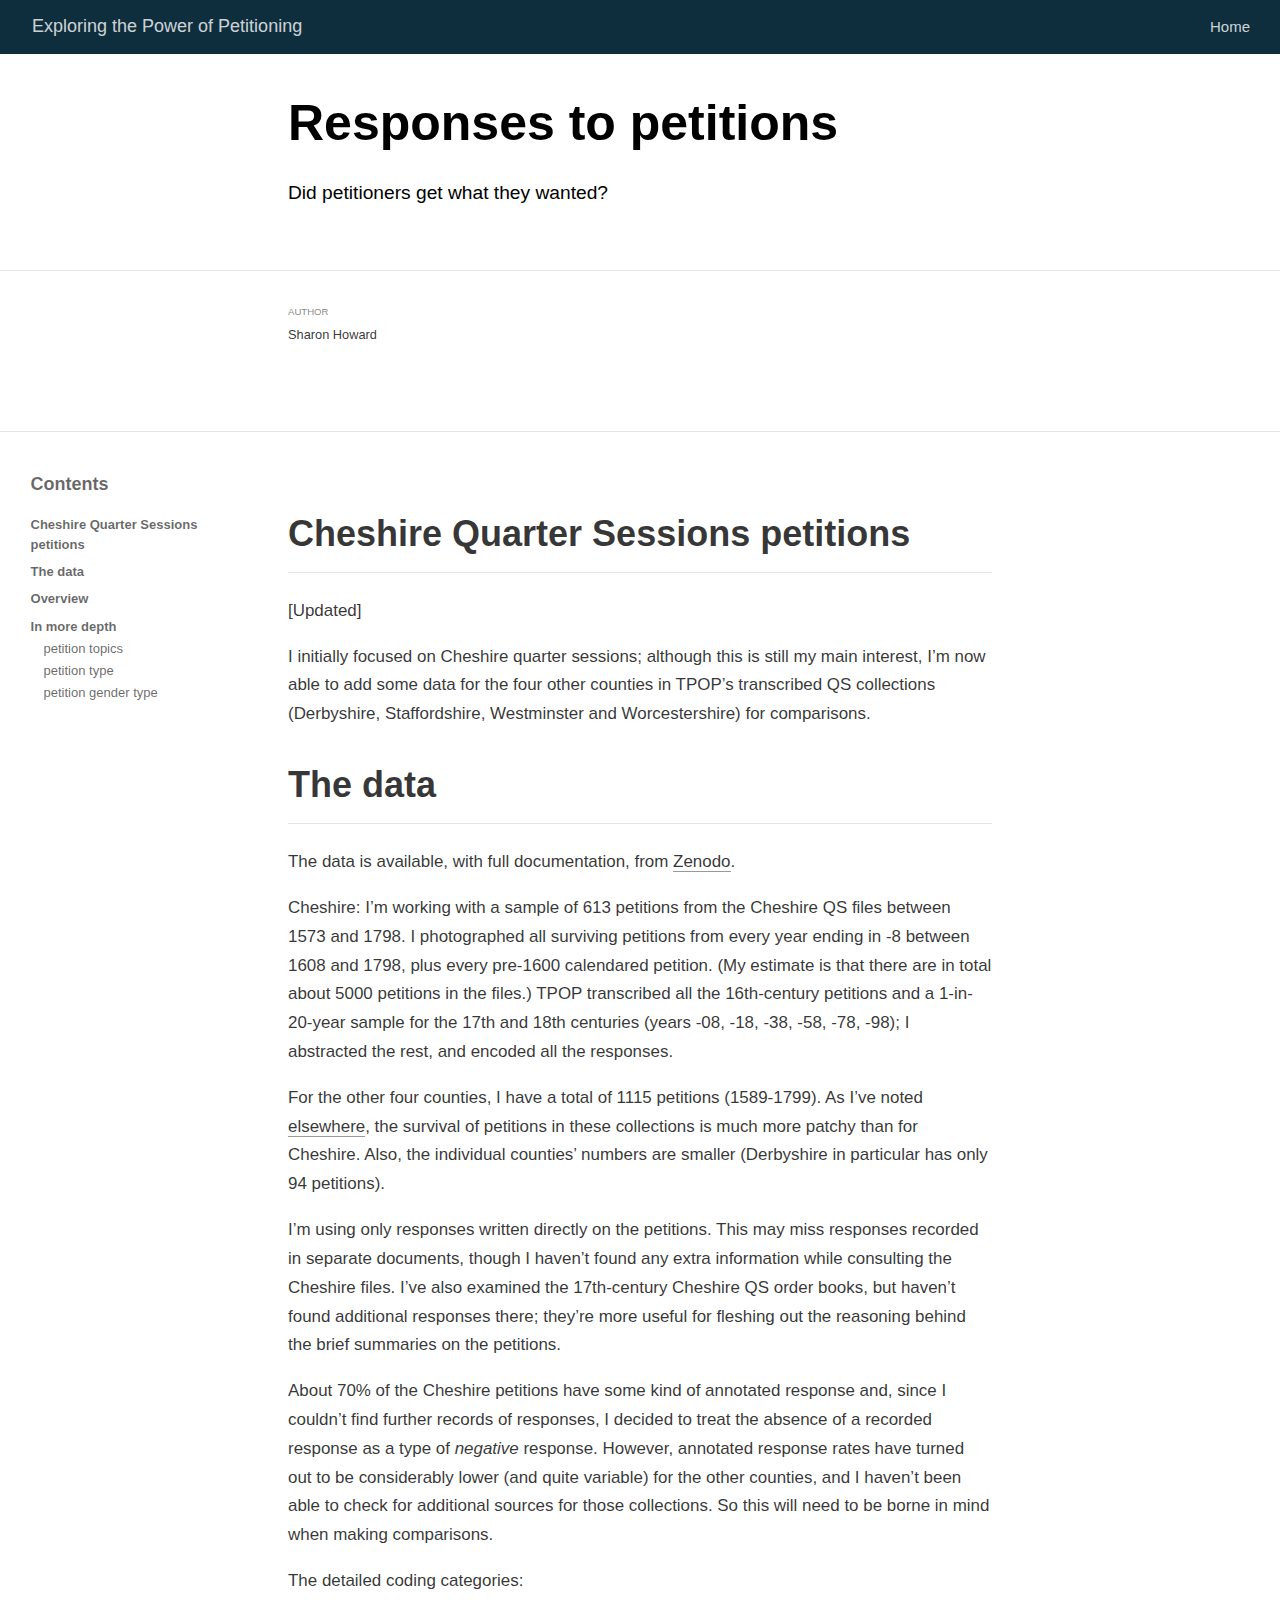
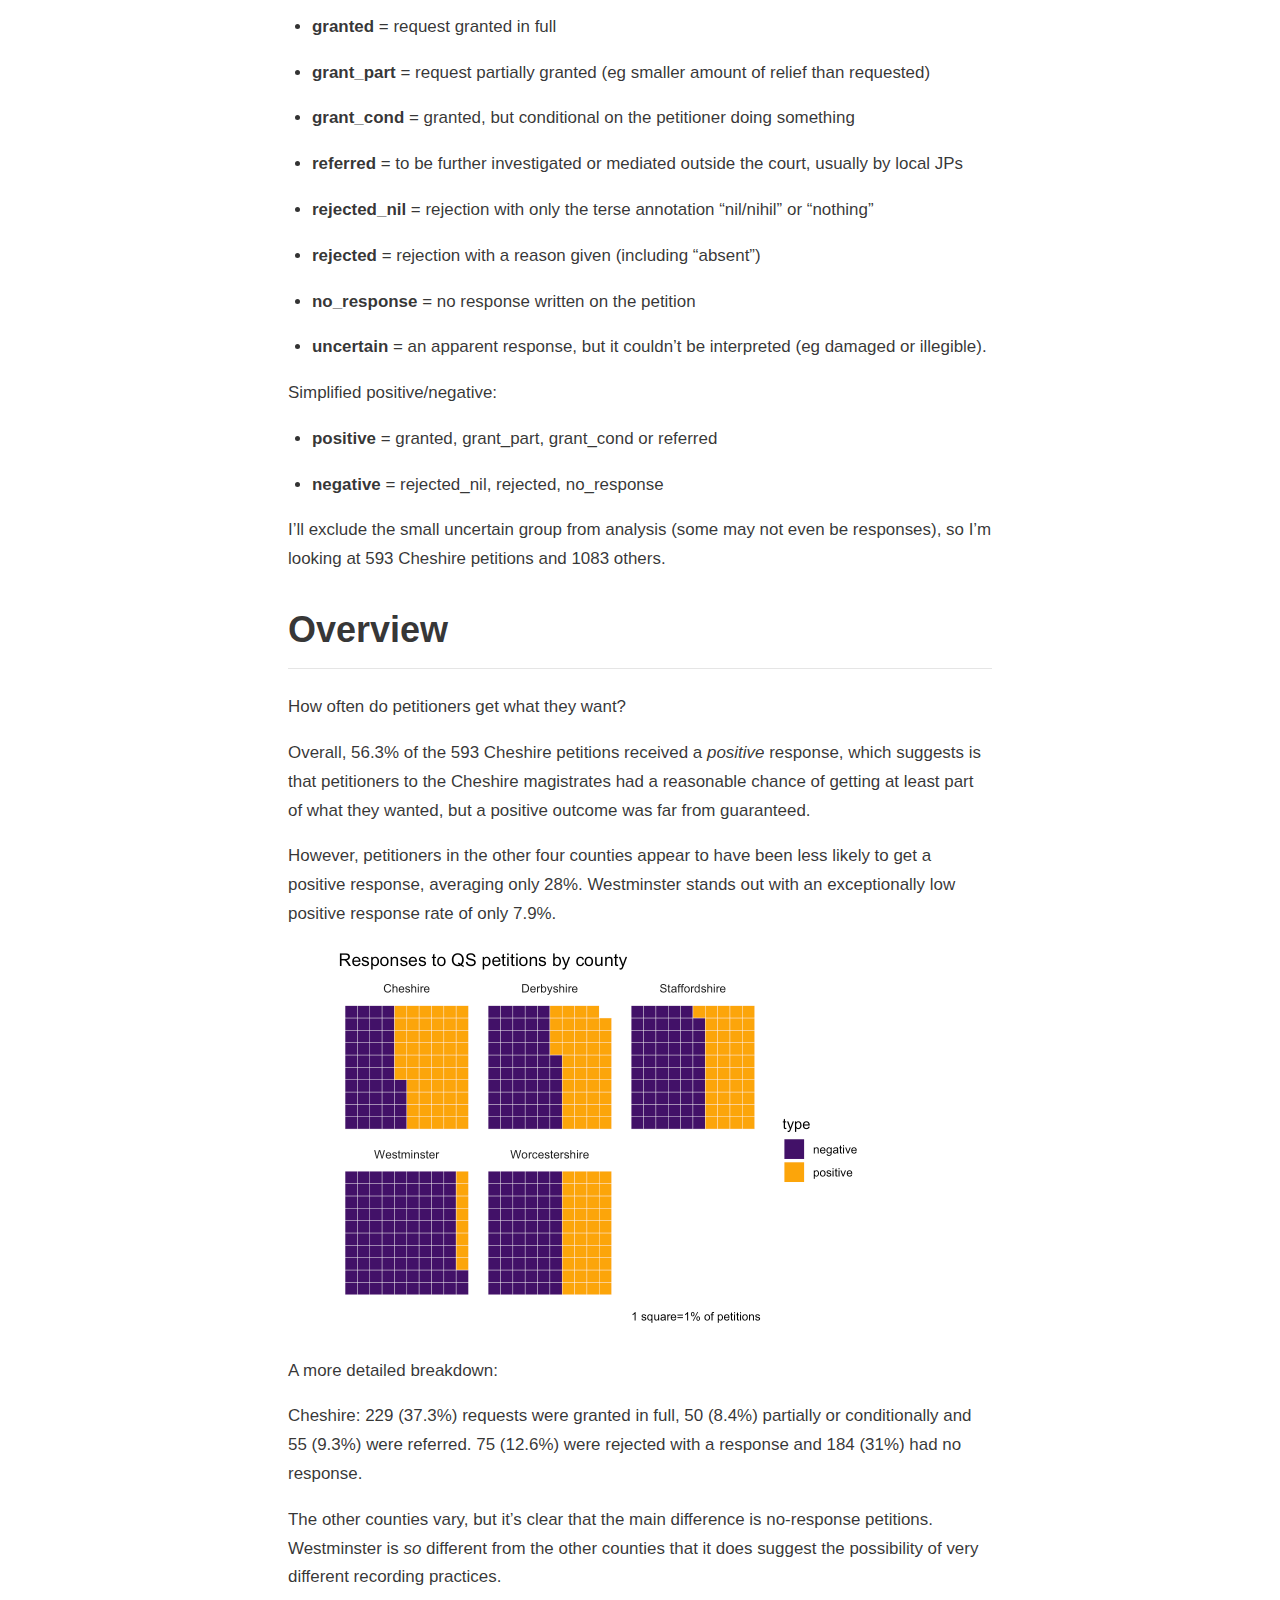
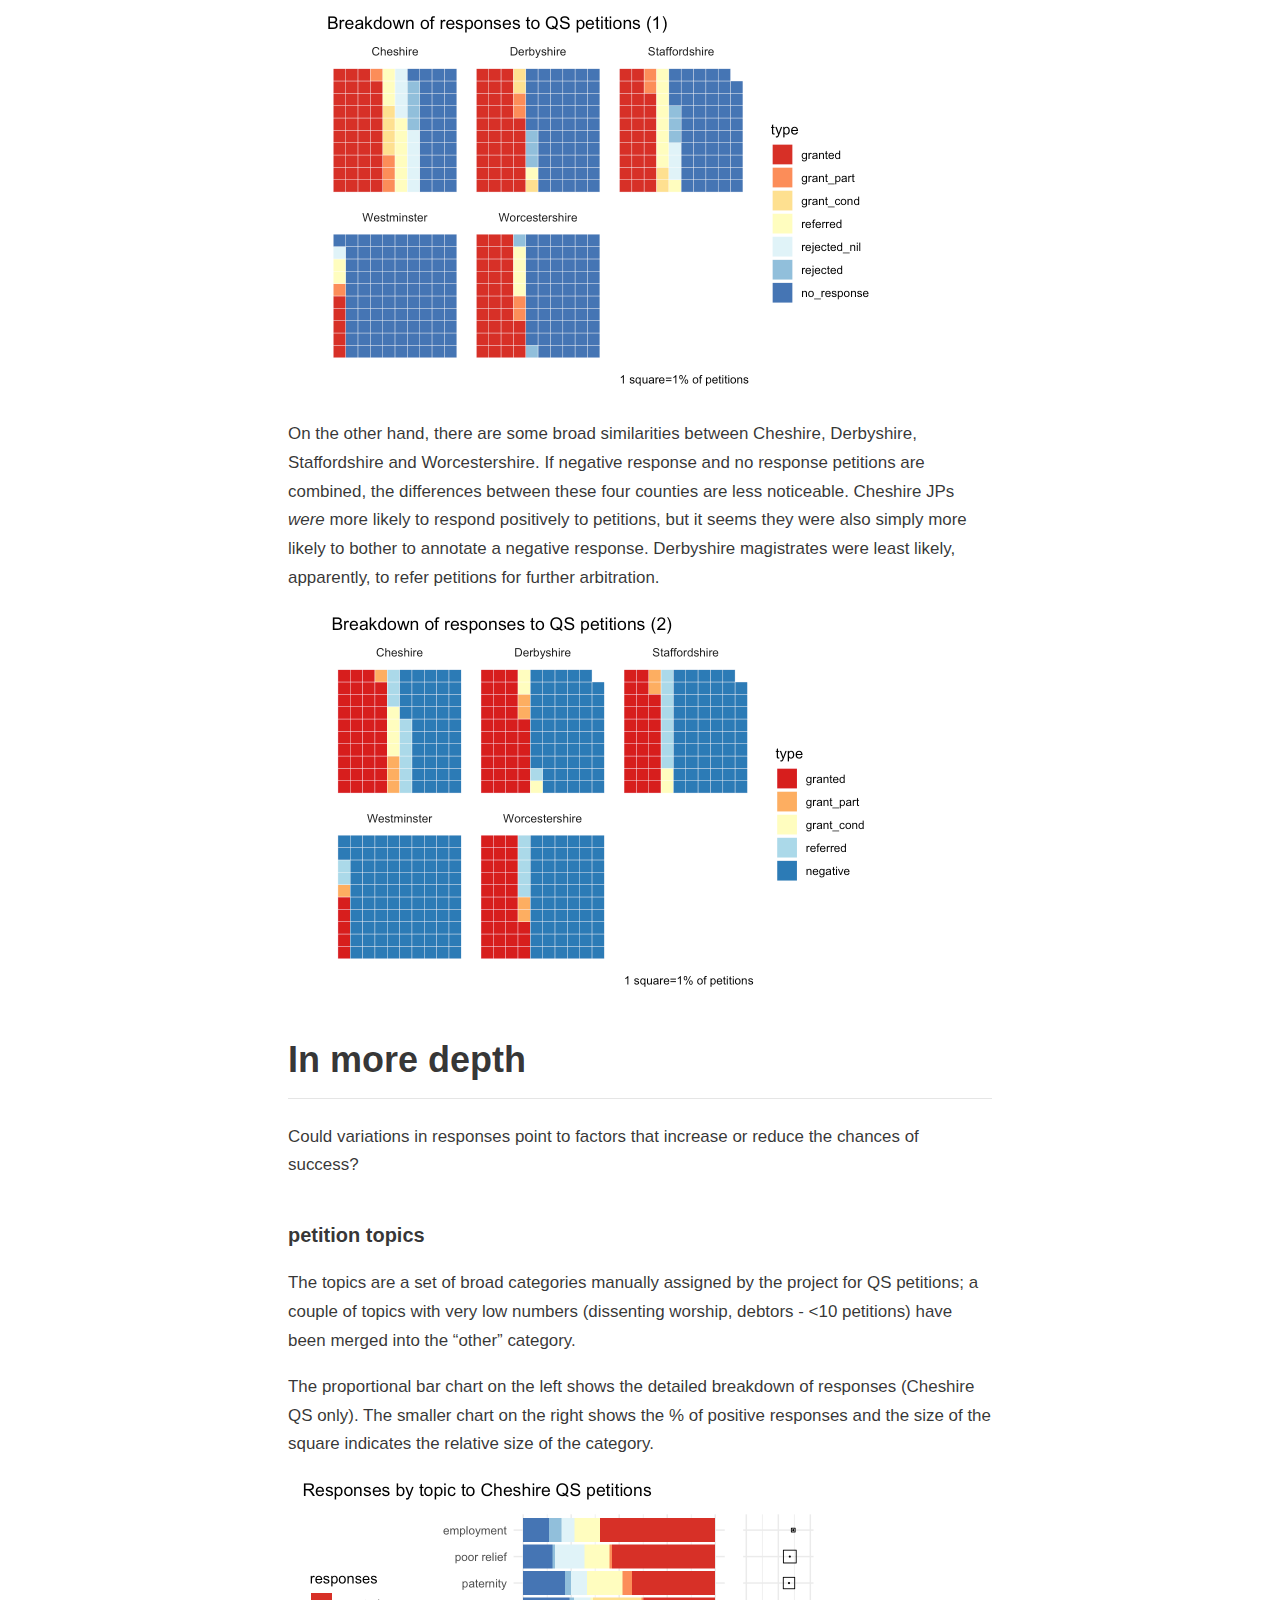
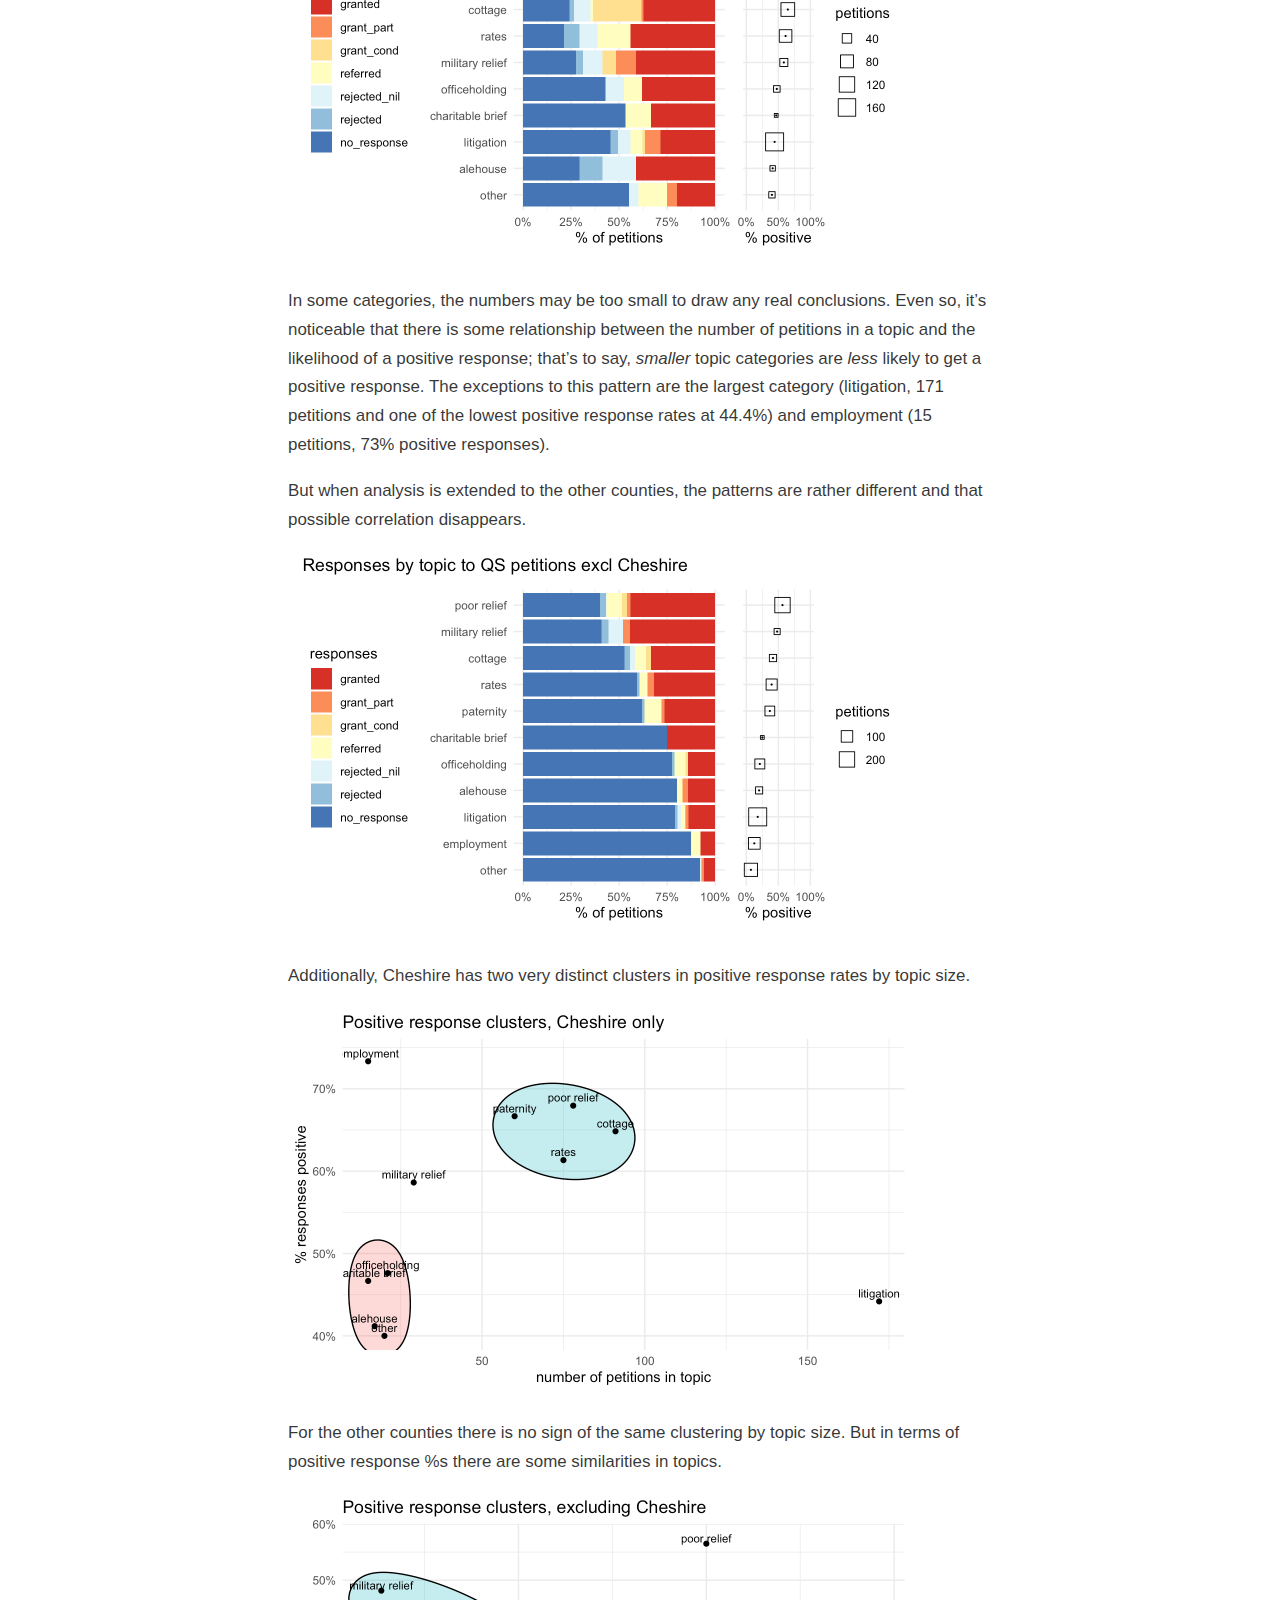
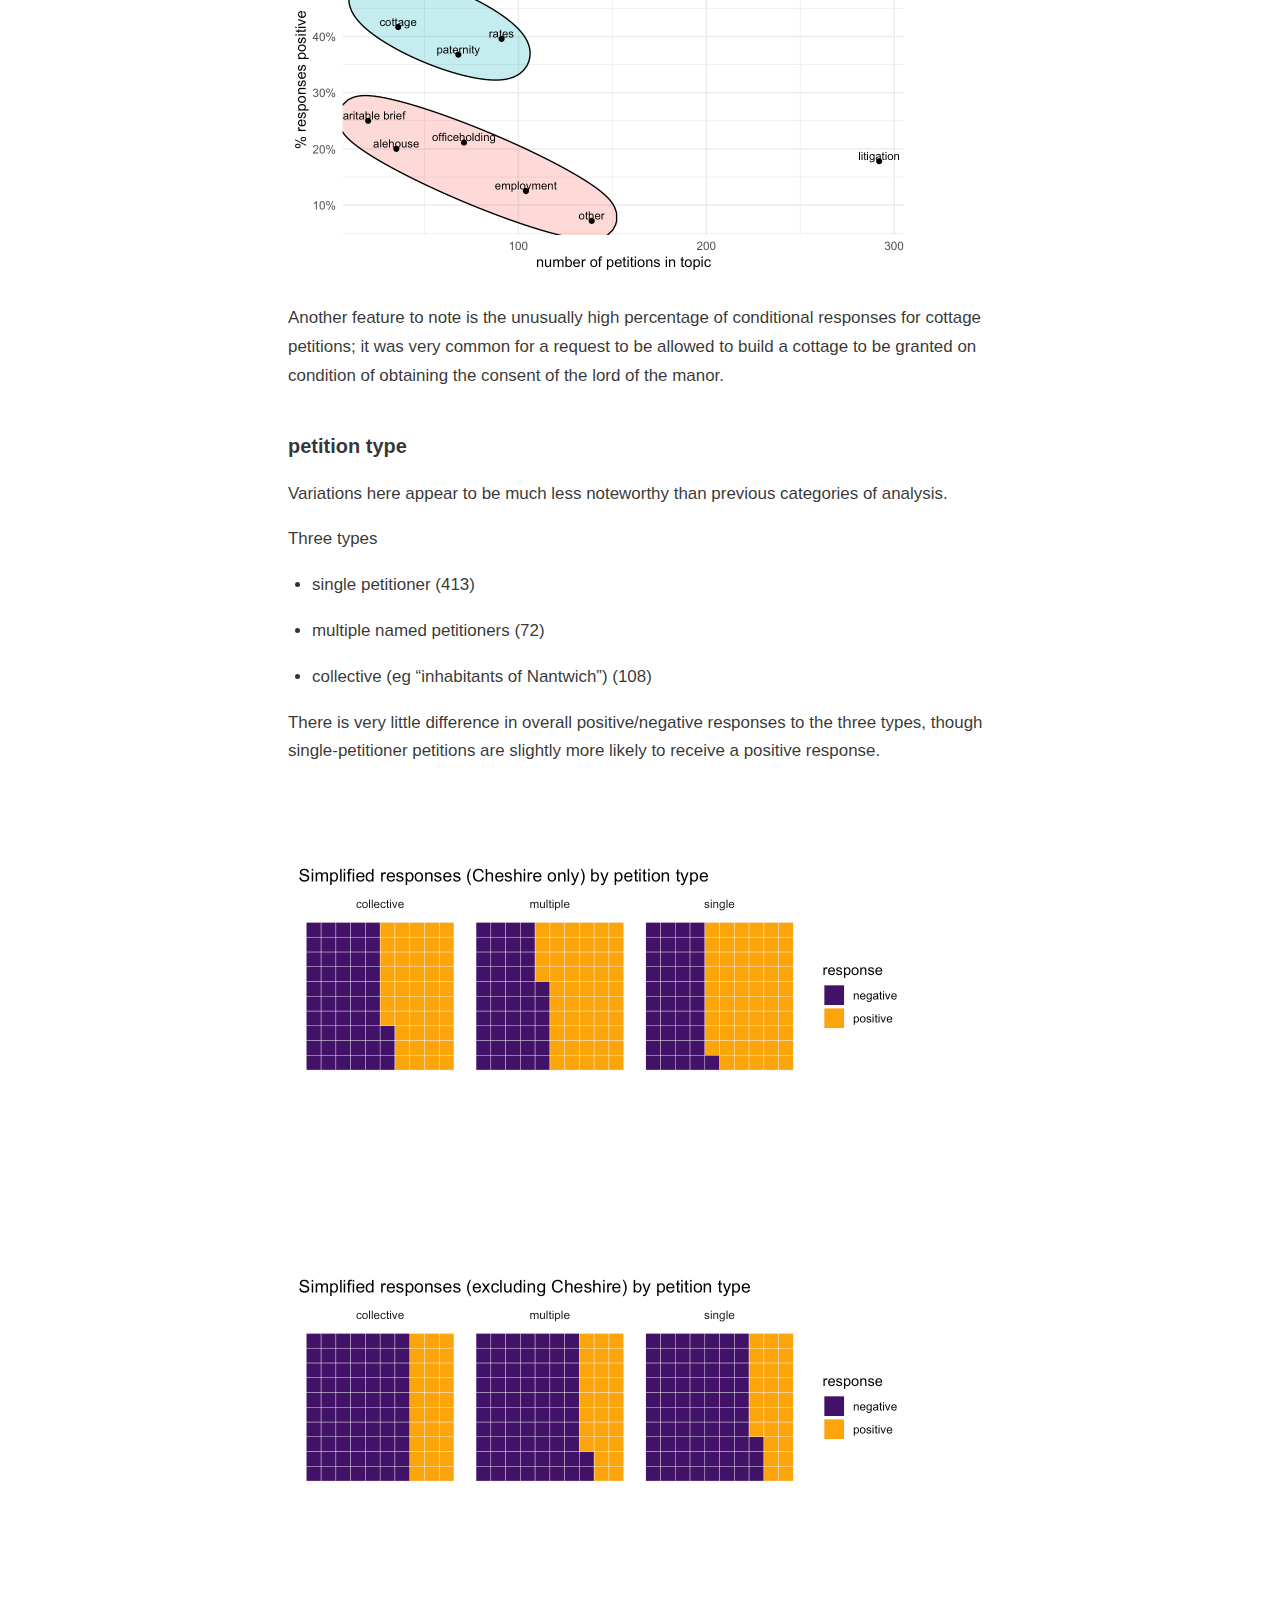
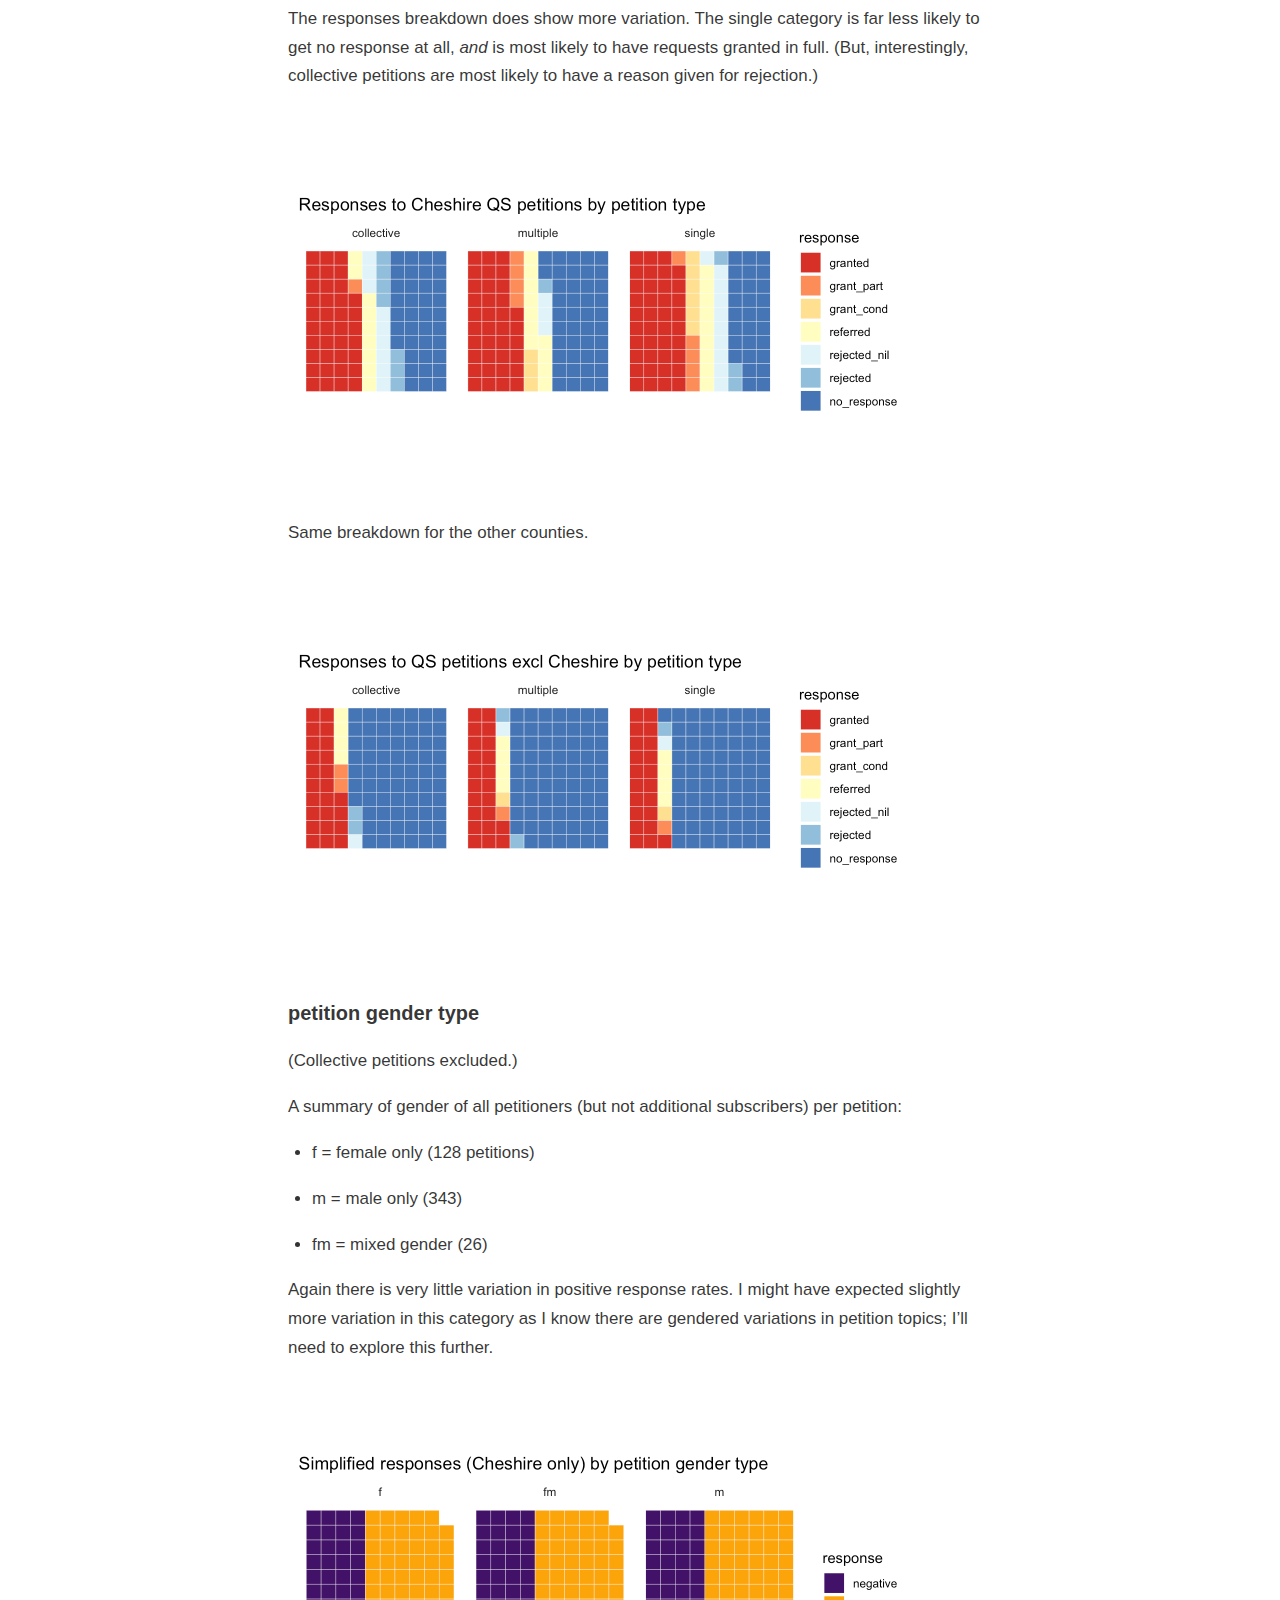
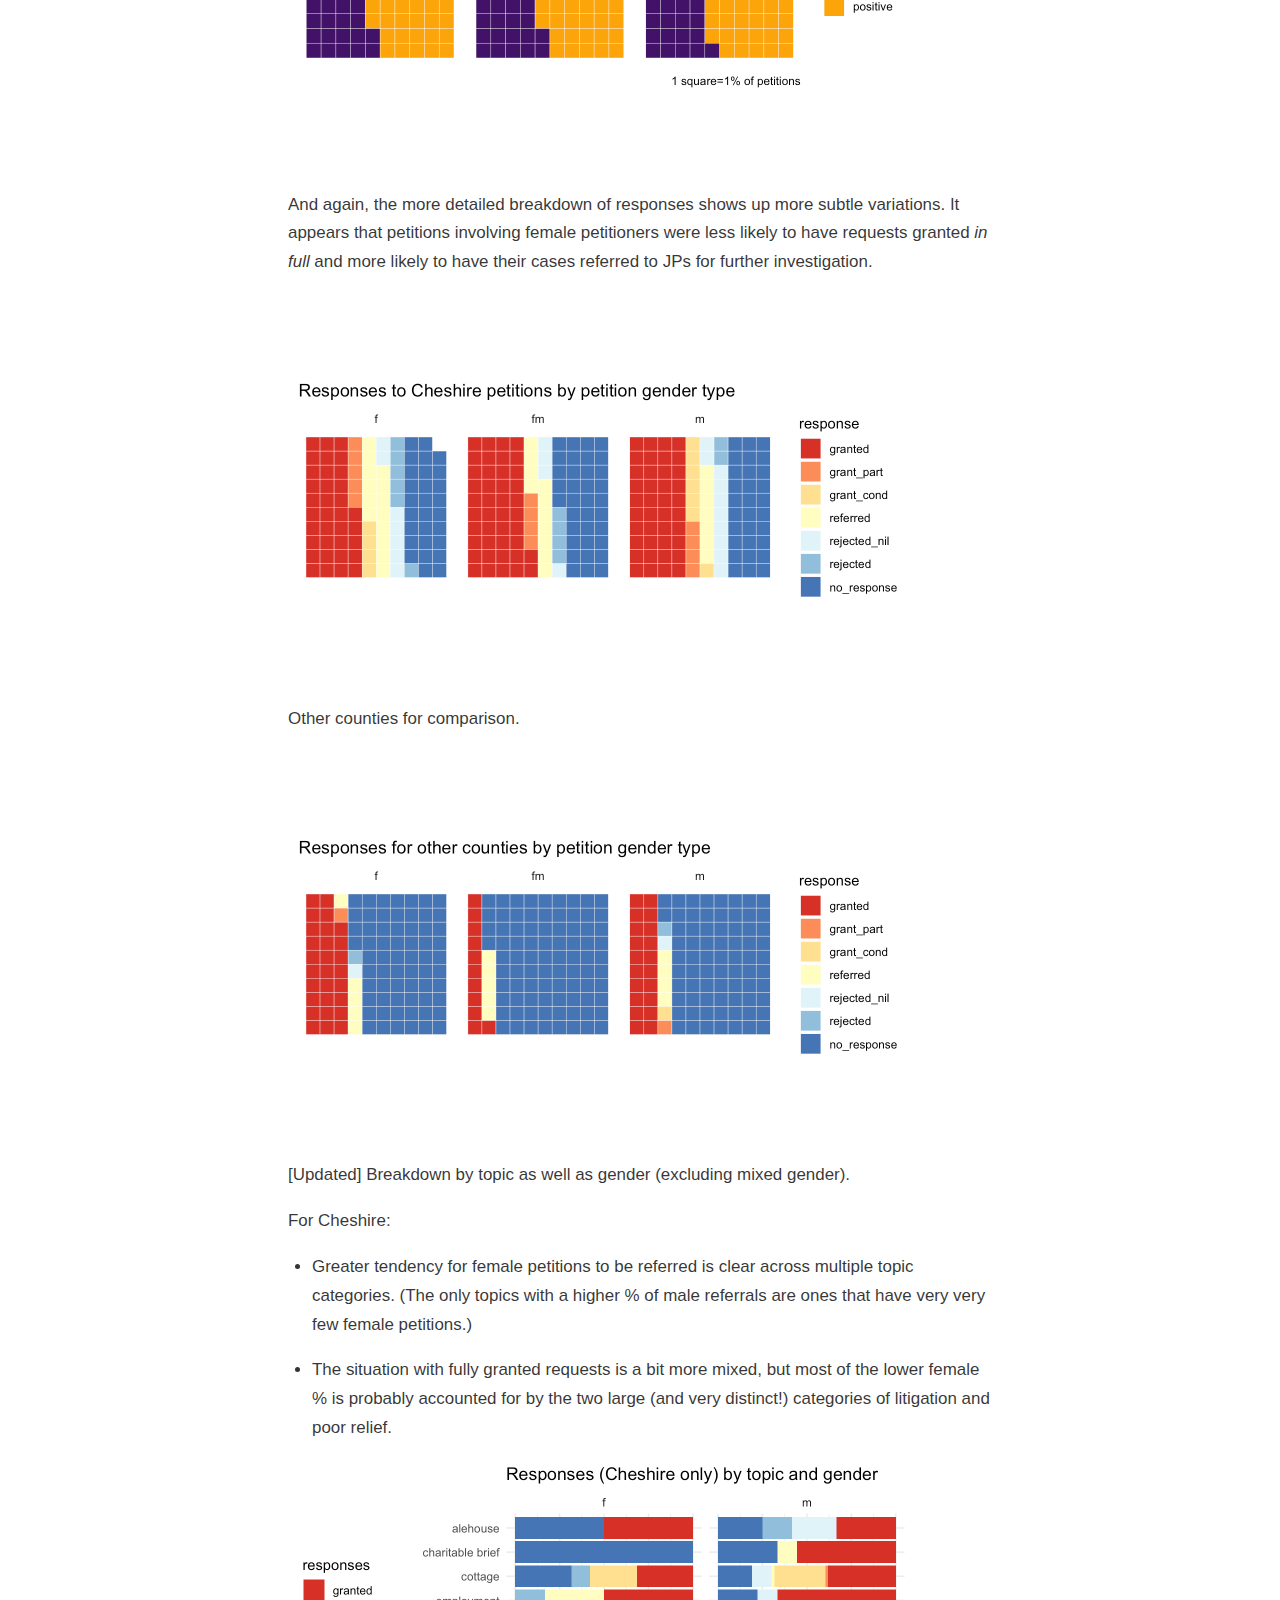
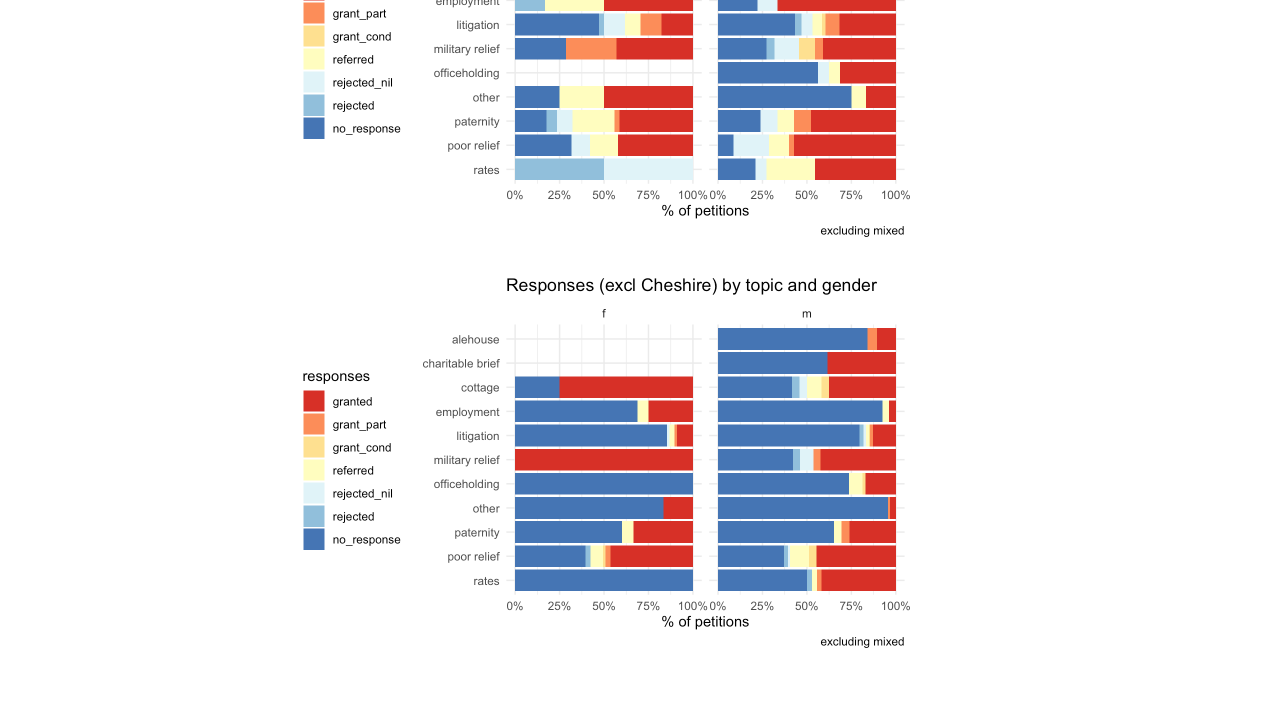
<file: docs/responses.html>
<!DOCTYPE html>

<html xmlns="http://www.w3.org/1999/xhtml" lang="" xml:lang="">

<head>
  <meta charset="utf-8"/>
  <meta name="viewport" content="width=device-width, initial-scale=1"/>
  <meta http-equiv="X-UA-Compatible" content="IE=Edge,chrome=1"/>
  <meta name="generator" content="distill" />

  <style type="text/css">
  /* Hide doc at startup (prevent jankiness while JS renders/transforms) */
  body {
    visibility: hidden;
  }
  </style>

 <!--radix_placeholder_import_source-->
 <!--/radix_placeholder_import_source-->

<style type="text/css">code{white-space: pre;}</style>
<style type="text/css" data-origin="pandoc">
pre > code.sourceCode { white-space: pre; position: relative; }
pre > code.sourceCode > span { display: inline-block; line-height: 1.25; }
pre > code.sourceCode > span:empty { height: 1.2em; }
.sourceCode { overflow: visible; }
code.sourceCode > span { color: inherit; text-decoration: inherit; }
div.sourceCode { margin: 1em 0; }
pre.sourceCode { margin: 0; }
@media screen {
div.sourceCode { overflow: auto; }
}
@media print {
pre > code.sourceCode { white-space: pre-wrap; }
pre > code.sourceCode > span { text-indent: -5em; padding-left: 5em; }
}
pre.numberSource code
  { counter-reset: source-line 0; }
pre.numberSource code > span
  { position: relative; left: -4em; counter-increment: source-line; }
pre.numberSource code > span > a:first-child::before
  { content: counter(source-line);
    position: relative; left: -1em; text-align: right; vertical-align: baseline;
    border: none; display: inline-block;
    -webkit-touch-callout: none; -webkit-user-select: none;
    -khtml-user-select: none; -moz-user-select: none;
    -ms-user-select: none; user-select: none;
    padding: 0 4px; width: 4em;
    color: #aaaaaa;
  }
pre.numberSource { margin-left: 3em; border-left: 1px solid #aaaaaa;  padding-left: 4px; }
div.sourceCode
  { color: #00769e; background-color: #f1f3f5; }
@media screen {
pre > code.sourceCode > span > a:first-child::before { text-decoration: underline; }
}
code span { color: #00769e; } /* Normal */
code span.al { color: #ad0000; } /* Alert */
code span.an { color: #5e5e5e; } /* Annotation */
code span.at { color: #657422; } /* Attribute */
code span.bn { color: #ad0000; } /* BaseN */
code span.bu { } /* BuiltIn */
code span.cf { color: #00769e; } /* ControlFlow */
code span.ch { color: #20794d; } /* Char */
code span.cn { color: #8f5902; } /* Constant */
code span.co { color: #5e5e5e; } /* Comment */
code span.cv { color: #5e5e5e; font-style: italic; } /* CommentVar */
code span.do { color: #5e5e5e; font-style: italic; } /* Documentation */
code span.dt { color: #ad0000; } /* DataType */
code span.dv { color: #ad0000; } /* DecVal */
code span.er { color: #ad0000; } /* Error */
code span.ex { } /* Extension */
code span.fl { color: #ad0000; } /* Float */
code span.fu { color: #4758ab; } /* Function */
code span.im { } /* Import */
code span.in { color: #5e5e5e; } /* Information */
code span.kw { color: #00769e; } /* Keyword */
code span.op { color: #5e5e5e; } /* Operator */
code span.ot { color: #00769e; } /* Other */
code span.pp { color: #ad0000; } /* Preprocessor */
code span.sc { color: #5e5e5e; } /* SpecialChar */
code span.ss { color: #20794d; } /* SpecialString */
code span.st { color: #20794d; } /* String */
code span.va { color: #111111; } /* Variable */
code span.vs { color: #20794d; } /* VerbatimString */
code span.wa { color: #5e5e5e; font-style: italic; } /* Warning */
</style>


  <!--radix_placeholder_meta_tags-->
  <title>Exploring the Power of Petitioning: Responses to petitions</title>

  <meta property="description" itemprop="description" content="Did petitioners get what they wanted?"/>


  <meta name="article:author" content="Sharon Howard"/>

  <!--  https://developers.facebook.com/docs/sharing/webmasters#markup -->
  <meta property="og:title" content="Exploring the Power of Petitioning: Responses to petitions"/>
  <meta property="og:type" content="article"/>
  <meta property="og:description" content="Did petitioners get what they wanted?"/>
  <meta property="og:locale" content="en_US"/>
  <meta property="og:site_name" content="Exploring the Power of Petitioning"/>

  <!--  https://dev.twitter.com/cards/types/summary -->
  <meta property="twitter:card" content="summary"/>
  <meta property="twitter:title" content="Exploring the Power of Petitioning: Responses to petitions"/>
  <meta property="twitter:description" content="Did petitioners get what they wanted?"/>

  <!--/radix_placeholder_meta_tags-->
  <!--radix_placeholder_rmarkdown_metadata-->

  <script type="text/json" id="radix-rmarkdown-metadata">
  {"type":"list","attributes":{"names":{"type":"character","attributes":{},"value":["title","description","author","output"]}},"value":[{"type":"character","attributes":{},"value":["Responses to petitions"]},{"type":"character","attributes":{},"value":["Did petitioners get what they wanted?\n"]},{"type":"list","attributes":{},"value":[{"type":"list","attributes":{"names":{"type":"character","attributes":{},"value":["name"]}},"value":[{"type":"character","attributes":{},"value":["Sharon Howard"]}]}]},{"type":"list","attributes":{"names":{"type":"character","attributes":{},"value":["distill::distill_article"]}},"value":[{"type":"list","attributes":{"names":{"type":"character","attributes":{},"value":["toc"]}},"value":[{"type":"logical","attributes":{},"value":[true]}]}]}]}
  </script>
  <!--/radix_placeholder_rmarkdown_metadata-->
  <!--radix_placeholder_navigation_in_header-->
  <meta name="distill:offset" content=""/>

  <script type="application/javascript">

    window.headroom_prevent_pin = false;

    window.document.addEventListener("DOMContentLoaded", function (event) {

      // initialize headroom for banner
      var header = $('header').get(0);
      var headerHeight = header.offsetHeight;
      var headroom = new Headroom(header, {
        tolerance: 5,
        onPin : function() {
          if (window.headroom_prevent_pin) {
            window.headroom_prevent_pin = false;
            headroom.unpin();
          }
        }
      });
      headroom.init();
      if(window.location.hash)
        headroom.unpin();
      $(header).addClass('headroom--transition');

      // offset scroll location for banner on hash change
      // (see: https://github.com/WickyNilliams/headroom.js/issues/38)
      window.addEventListener("hashchange", function(event) {
        window.scrollTo(0, window.pageYOffset - (headerHeight + 25));
      });

      // responsive menu
      $('.distill-site-header').each(function(i, val) {
        var topnav = $(this);
        var toggle = topnav.find('.nav-toggle');
        toggle.on('click', function() {
          topnav.toggleClass('responsive');
        });
      });

      // nav dropdowns
      $('.nav-dropbtn').click(function(e) {
        $(this).next('.nav-dropdown-content').toggleClass('nav-dropdown-active');
        $(this).parent().siblings('.nav-dropdown')
           .children('.nav-dropdown-content').removeClass('nav-dropdown-active');
      });
      $("body").click(function(e){
        $('.nav-dropdown-content').removeClass('nav-dropdown-active');
      });
      $(".nav-dropdown").click(function(e){
        e.stopPropagation();
      });
    });
  </script>

  <style type="text/css">

  /* Theme (user-documented overrideables for nav appearance) */

  .distill-site-nav {
    color: rgba(255, 255, 255, 0.8);
    background-color: #0F2E3D;
    font-size: 15px;
    font-weight: 300;
  }

  .distill-site-nav a {
    color: inherit;
    text-decoration: none;
  }

  .distill-site-nav a:hover {
    color: white;
  }

  @media print {
    .distill-site-nav {
      display: none;
    }
  }

  .distill-site-header {

  }

  .distill-site-footer {

  }


  /* Site Header */

  .distill-site-header {
    width: 100%;
    box-sizing: border-box;
    z-index: 3;
  }

  .distill-site-header .nav-left {
    display: inline-block;
    margin-left: 8px;
  }

  @media screen and (max-width: 768px) {
    .distill-site-header .nav-left {
      margin-left: 0;
    }
  }


  .distill-site-header .nav-right {
    float: right;
    margin-right: 8px;
  }

  .distill-site-header a,
  .distill-site-header .title {
    display: inline-block;
    text-align: center;
    padding: 14px 10px 14px 10px;
  }

  .distill-site-header .title {
    font-size: 18px;
    min-width: 150px;
  }

  .distill-site-header .logo {
    padding: 0;
  }

  .distill-site-header .logo img {
    display: none;
    max-height: 20px;
    width: auto;
    margin-bottom: -4px;
  }

  .distill-site-header .nav-image img {
    max-height: 18px;
    width: auto;
    display: inline-block;
    margin-bottom: -3px;
  }



  @media screen and (min-width: 1000px) {
    .distill-site-header .logo img {
      display: inline-block;
    }
    .distill-site-header .nav-left {
      margin-left: 20px;
    }
    .distill-site-header .nav-right {
      margin-right: 20px;
    }
    .distill-site-header .title {
      padding-left: 12px;
    }
  }


  .distill-site-header .nav-toggle {
    display: none;
  }

  .nav-dropdown {
    display: inline-block;
    position: relative;
  }

  .nav-dropdown .nav-dropbtn {
    border: none;
    outline: none;
    color: rgba(255, 255, 255, 0.8);
    padding: 16px 10px;
    background-color: transparent;
    font-family: inherit;
    font-size: inherit;
    font-weight: inherit;
    margin: 0;
    margin-top: 1px;
    z-index: 2;
  }

  .nav-dropdown-content {
    display: none;
    position: absolute;
    background-color: white;
    min-width: 200px;
    border: 1px solid rgba(0,0,0,0.15);
    border-radius: 4px;
    box-shadow: 0px 8px 16px 0px rgba(0,0,0,0.1);
    z-index: 1;
    margin-top: 2px;
    white-space: nowrap;
    padding-top: 4px;
    padding-bottom: 4px;
  }

  .nav-dropdown-content hr {
    margin-top: 4px;
    margin-bottom: 4px;
    border: none;
    border-bottom: 1px solid rgba(0, 0, 0, 0.1);
  }

  .nav-dropdown-active {
    display: block;
  }

  .nav-dropdown-content a, .nav-dropdown-content .nav-dropdown-header {
    color: black;
    padding: 6px 24px;
    text-decoration: none;
    display: block;
    text-align: left;
  }

  .nav-dropdown-content .nav-dropdown-header {
    display: block;
    padding: 5px 24px;
    padding-bottom: 0;
    text-transform: uppercase;
    font-size: 14px;
    color: #999999;
    white-space: nowrap;
  }

  .nav-dropdown:hover .nav-dropbtn {
    color: white;
  }

  .nav-dropdown-content a:hover {
    background-color: #ddd;
    color: black;
  }

  .nav-right .nav-dropdown-content {
    margin-left: -45%;
    right: 0;
  }

  @media screen and (max-width: 768px) {
    .distill-site-header a, .distill-site-header .nav-dropdown  {display: none;}
    .distill-site-header a.nav-toggle {
      float: right;
      display: block;
    }
    .distill-site-header .title {
      margin-left: 0;
    }
    .distill-site-header .nav-right {
      margin-right: 0;
    }
    .distill-site-header {
      overflow: hidden;
    }
    .nav-right .nav-dropdown-content {
      margin-left: 0;
    }
  }


  @media screen and (max-width: 768px) {
    .distill-site-header.responsive {position: relative; min-height: 500px; }
    .distill-site-header.responsive a.nav-toggle {
      position: absolute;
      right: 0;
      top: 0;
    }
    .distill-site-header.responsive a,
    .distill-site-header.responsive .nav-dropdown {
      display: block;
      text-align: left;
    }
    .distill-site-header.responsive .nav-left,
    .distill-site-header.responsive .nav-right {
      width: 100%;
    }
    .distill-site-header.responsive .nav-dropdown {float: none;}
    .distill-site-header.responsive .nav-dropdown-content {position: relative;}
    .distill-site-header.responsive .nav-dropdown .nav-dropbtn {
      display: block;
      width: 100%;
      text-align: left;
    }
  }

  /* Site Footer */

  .distill-site-footer {
    width: 100%;
    overflow: hidden;
    box-sizing: border-box;
    z-index: 3;
    margin-top: 30px;
    padding-top: 30px;
    padding-bottom: 30px;
    text-align: center;
  }

  /* Headroom */

  d-title {
    padding-top: 6rem;
  }

  @media print {
    d-title {
      padding-top: 4rem;
    }
  }

  .headroom {
    z-index: 1000;
    position: fixed;
    top: 0;
    left: 0;
    right: 0;
  }

  .headroom--transition {
    transition: all .4s ease-in-out;
  }

  .headroom--unpinned {
    top: -100px;
  }

  .headroom--pinned {
    top: 0;
  }

  /* adjust viewport for navbar height */
  /* helps vertically center bootstrap (non-distill) content */
  .min-vh-100 {
    min-height: calc(100vh - 100px) !important;
  }

  </style>

  <script src="site_libs/jquery-3.6.0/jquery-3.6.0.min.js"></script>
  <link href="site_libs/font-awesome-5.1.0/css/all.css" rel="stylesheet"/>
  <link href="site_libs/font-awesome-5.1.0/css/v4-shims.css" rel="stylesheet"/>
  <script src="site_libs/headroom-0.9.4/headroom.min.js"></script>
  <script src="site_libs/autocomplete-0.37.1/autocomplete.min.js"></script>
  <script src="site_libs/fuse-6.4.1/fuse.min.js"></script>

  <script type="application/javascript">

  function getMeta(metaName) {
    var metas = document.getElementsByTagName('meta');
    for (let i = 0; i < metas.length; i++) {
      if (metas[i].getAttribute('name') === metaName) {
        return metas[i].getAttribute('content');
      }
    }
    return '';
  }

  function offsetURL(url) {
    var offset = getMeta('distill:offset');
    return offset ? offset + '/' + url : url;
  }

  function createFuseIndex() {

    // create fuse index
    var options = {
      keys: [
        { name: 'title', weight: 20 },
        { name: 'categories', weight: 15 },
        { name: 'description', weight: 10 },
        { name: 'contents', weight: 5 },
      ],
      ignoreLocation: true,
      threshold: 0
    };
    var fuse = new window.Fuse([], options);

    // fetch the main search.json
    return fetch(offsetURL('search.json'))
      .then(function(response) {
        if (response.status == 200) {
          return response.json().then(function(json) {
            // index main articles
            json.articles.forEach(function(article) {
              fuse.add(article);
            });
            // download collections and index their articles
            return Promise.all(json.collections.map(function(collection) {
              return fetch(offsetURL(collection)).then(function(response) {
                if (response.status === 200) {
                  return response.json().then(function(articles) {
                    articles.forEach(function(article) {
                      fuse.add(article);
                    });
                  })
                } else {
                  return Promise.reject(
                    new Error('Unexpected status from search index request: ' +
                              response.status)
                  );
                }
              });
            })).then(function() {
              return fuse;
            });
          });

        } else {
          return Promise.reject(
            new Error('Unexpected status from search index request: ' +
                        response.status)
          );
        }
      });
  }

  window.document.addEventListener("DOMContentLoaded", function (event) {

    // get search element (bail if we don't have one)
    var searchEl = window.document.getElementById('distill-search');
    if (!searchEl)
      return;

    createFuseIndex()
      .then(function(fuse) {

        // make search box visible
        searchEl.classList.remove('hidden');

        // initialize autocomplete
        var options = {
          autoselect: true,
          hint: false,
          minLength: 2,
        };
        window.autocomplete(searchEl, options, [{
          source: function(query, callback) {
            const searchOptions = {
              isCaseSensitive: false,
              shouldSort: true,
              minMatchCharLength: 2,
              limit: 10,
            };
            var results = fuse.search(query, searchOptions);
            callback(results
              .map(function(result) { return result.item; })
            );
          },
          templates: {
            suggestion: function(suggestion) {
              var img = suggestion.preview && Object.keys(suggestion.preview).length > 0
                ? `<img src="${offsetURL(suggestion.preview)}"</img>`
                : '';
              var html = `
                <div class="search-item">
                  <h3>${suggestion.title}</h3>
                  <div class="search-item-description">
                    ${suggestion.description || ''}
                  </div>
                  <div class="search-item-preview">
                    ${img}
                  </div>
                </div>
              `;
              return html;
            }
          }
        }]).on('autocomplete:selected', function(event, suggestion) {
          window.location.href = offsetURL(suggestion.path);
        });
        // remove inline display style on autocompleter (we want to
        // manage responsive display via css)
        $('.algolia-autocomplete').css("display", "");
      })
      .catch(function(error) {
        console.log(error);
      });

  });

  </script>

  <style type="text/css">

  .nav-search {
    font-size: x-small;
  }

  /* Algolioa Autocomplete */

  .algolia-autocomplete {
    display: inline-block;
    margin-left: 10px;
    vertical-align: sub;
    background-color: white;
    color: black;
    padding: 6px;
    padding-top: 8px;
    padding-bottom: 0;
    border-radius: 6px;
    border: 1px #0F2E3D solid;
    width: 180px;
  }


  @media screen and (max-width: 768px) {
    .distill-site-nav .algolia-autocomplete {
      display: none;
      visibility: hidden;
    }
    .distill-site-nav.responsive .algolia-autocomplete {
      display: inline-block;
      visibility: visible;
    }
    .distill-site-nav.responsive .algolia-autocomplete .aa-dropdown-menu {
      margin-left: 0;
      width: 400px;
      max-height: 400px;
    }
  }

  .algolia-autocomplete .aa-input, .algolia-autocomplete .aa-hint {
    width: 90%;
    outline: none;
    border: none;
  }

  .algolia-autocomplete .aa-hint {
    color: #999;
  }
  .algolia-autocomplete .aa-dropdown-menu {
    width: 550px;
    max-height: 70vh;
    overflow-x: visible;
    overflow-y: scroll;
    padding: 5px;
    margin-top: 3px;
    margin-left: -150px;
    background-color: #fff;
    border-radius: 5px;
    border: 1px solid #999;
    border-top: none;
  }

  .algolia-autocomplete .aa-dropdown-menu .aa-suggestion {
    cursor: pointer;
    padding: 5px 4px;
    border-bottom: 1px solid #eee;
  }

  .algolia-autocomplete .aa-dropdown-menu .aa-suggestion:last-of-type {
    border-bottom: none;
    margin-bottom: 2px;
  }

  .algolia-autocomplete .aa-dropdown-menu .aa-suggestion .search-item {
    overflow: hidden;
    font-size: 0.8em;
    line-height: 1.4em;
  }

  .algolia-autocomplete .aa-dropdown-menu .aa-suggestion .search-item h3 {
    font-size: 1rem;
    margin-block-start: 0;
    margin-block-end: 5px;
  }

  .algolia-autocomplete .aa-dropdown-menu .aa-suggestion .search-item-description {
    display: inline-block;
    overflow: hidden;
    height: 2.8em;
    width: 80%;
    margin-right: 4%;
  }

  .algolia-autocomplete .aa-dropdown-menu .aa-suggestion .search-item-preview {
    display: inline-block;
    width: 15%;
  }

  .algolia-autocomplete .aa-dropdown-menu .aa-suggestion .search-item-preview img {
    height: 3em;
    width: auto;
    display: none;
  }

  .algolia-autocomplete .aa-dropdown-menu .aa-suggestion .search-item-preview img[src] {
    display: initial;
  }

  .algolia-autocomplete .aa-dropdown-menu .aa-suggestion.aa-cursor {
    background-color: #eee;
  }
  .algolia-autocomplete .aa-dropdown-menu .aa-suggestion em {
    font-weight: bold;
    font-style: normal;
  }

  </style>


  <!--/radix_placeholder_navigation_in_header-->
  <!--radix_placeholder_distill-->

  <style type="text/css">

  body {
    background-color: white;
  }

  .pandoc-table {
    width: 100%;
  }

  .pandoc-table>caption {
    margin-bottom: 10px;
  }

  .pandoc-table th:not([align]) {
    text-align: left;
  }

  .pagedtable-footer {
    font-size: 15px;
  }

  d-byline .byline {
    grid-template-columns: 2fr 2fr;
  }

  d-byline .byline h3 {
    margin-block-start: 1.5em;
  }

  d-byline .byline .authors-affiliations h3 {
    margin-block-start: 0.5em;
  }

  .authors-affiliations .orcid-id {
    width: 16px;
    height:16px;
    margin-left: 4px;
    margin-right: 4px;
    vertical-align: middle;
    padding-bottom: 2px;
  }

  d-title .dt-tags {
    margin-top: 1em;
    grid-column: text;
  }

  .dt-tags .dt-tag {
    text-decoration: none;
    display: inline-block;
    color: rgba(0,0,0,0.6);
    padding: 0em 0.4em;
    margin-right: 0.5em;
    margin-bottom: 0.4em;
    font-size: 70%;
    border: 1px solid rgba(0,0,0,0.2);
    border-radius: 3px;
    text-transform: uppercase;
    font-weight: 500;
  }

  d-article table.gt_table td,
  d-article table.gt_table th {
    border-bottom: none;
  }

  .html-widget {
    margin-bottom: 2.0em;
  }

  .l-screen-inset {
    padding-right: 16px;
  }

  .l-screen .caption {
    margin-left: 10px;
  }

  .shaded {
    background: rgb(247, 247, 247);
    padding-top: 20px;
    padding-bottom: 20px;
    border-top: 1px solid rgba(0, 0, 0, 0.1);
    border-bottom: 1px solid rgba(0, 0, 0, 0.1);
  }

  .shaded .html-widget {
    margin-bottom: 0;
    border: 1px solid rgba(0, 0, 0, 0.1);
  }

  .shaded .shaded-content {
    background: white;
  }

  .text-output {
    margin-top: 0;
    line-height: 1.5em;
  }

  .hidden {
    display: none !important;
  }

  d-article {
    padding-top: 2.5rem;
    padding-bottom: 30px;
  }

  d-appendix {
    padding-top: 30px;
  }

  d-article>p>img {
    width: 100%;
  }

  d-article h2 {
    margin: 1rem 0 1.5rem 0;
  }

  d-article h3 {
    margin-top: 1.5rem;
  }

  d-article iframe {
    border: 1px solid rgba(0, 0, 0, 0.1);
    margin-bottom: 2.0em;
    width: 100%;
  }

  /* Tweak code blocks */

  d-article div.sourceCode code,
  d-article pre code {
    font-family: Consolas, Monaco, 'Andale Mono', 'Ubuntu Mono', monospace;
  }

  d-article pre,
  d-article div.sourceCode,
  d-article div.sourceCode pre {
    overflow: auto;
  }

  d-article div.sourceCode {
    background-color: white;
  }

  d-article div.sourceCode pre {
    padding-left: 10px;
    font-size: 12px;
    border-left: 2px solid rgba(0,0,0,0.1);
  }

  d-article pre {
    font-size: 12px;
    color: black;
    background: none;
    margin-top: 0;
    text-align: left;
    white-space: pre;
    word-spacing: normal;
    word-break: normal;
    word-wrap: normal;
    line-height: 1.5;

    -moz-tab-size: 4;
    -o-tab-size: 4;
    tab-size: 4;

    -webkit-hyphens: none;
    -moz-hyphens: none;
    -ms-hyphens: none;
    hyphens: none;
  }

  d-article pre a {
    border-bottom: none;
  }

  d-article pre a:hover {
    border-bottom: none;
    text-decoration: underline;
  }

  d-article details {
    grid-column: text;
    margin-bottom: 0.8em;
  }

  @media(min-width: 768px) {

  d-article pre,
  d-article div.sourceCode,
  d-article div.sourceCode pre {
    overflow: visible !important;
  }

  d-article div.sourceCode pre {
    padding-left: 18px;
    font-size: 14px;
  }

  d-article pre {
    font-size: 14px;
  }

  }

  figure img.external {
    background: white;
    border: 1px solid rgba(0, 0, 0, 0.1);
    box-shadow: 0 1px 8px rgba(0, 0, 0, 0.1);
    padding: 18px;
    box-sizing: border-box;
  }

  /* CSS for d-contents */

  .d-contents {
    grid-column: text;
    color: rgba(0,0,0,0.8);
    font-size: 0.9em;
    padding-bottom: 1em;
    margin-bottom: 1em;
    padding-bottom: 0.5em;
    margin-bottom: 1em;
    padding-left: 0.25em;
    justify-self: start;
  }

  @media(min-width: 1000px) {
    .d-contents.d-contents-float {
      height: 0;
      grid-column-start: 1;
      grid-column-end: 4;
      justify-self: center;
      padding-right: 3em;
      padding-left: 2em;
    }
  }

  .d-contents nav h3 {
    font-size: 18px;
    margin-top: 0;
    margin-bottom: 1em;
  }

  .d-contents li {
    list-style-type: none
  }

  .d-contents nav > ul {
    padding-left: 0;
  }

  .d-contents ul {
    padding-left: 1em
  }

  .d-contents nav ul li {
    margin-top: 0.6em;
    margin-bottom: 0.2em;
  }

  .d-contents nav a {
    font-size: 13px;
    border-bottom: none;
    text-decoration: none
    color: rgba(0, 0, 0, 0.8);
  }

  .d-contents nav a:hover {
    text-decoration: underline solid rgba(0, 0, 0, 0.6)
  }

  .d-contents nav > ul > li > a {
    font-weight: 600;
  }

  .d-contents nav > ul > li > ul {
    font-weight: inherit;
  }

  .d-contents nav > ul > li > ul > li {
    margin-top: 0.2em;
  }


  .d-contents nav ul {
    margin-top: 0;
    margin-bottom: 0.25em;
  }

  .d-article-with-toc h2:nth-child(2) {
    margin-top: 0;
  }


  /* Figure */

  .figure {
    position: relative;
    margin-bottom: 2.5em;
    margin-top: 1.5em;
  }

  .figure .caption {
    color: rgba(0, 0, 0, 0.6);
    font-size: 12px;
    line-height: 1.5em;
  }

  .figure img.external {
    background: white;
    border: 1px solid rgba(0, 0, 0, 0.1);
    box-shadow: 0 1px 8px rgba(0, 0, 0, 0.1);
    padding: 18px;
    box-sizing: border-box;
  }

  .figure .caption a {
    color: rgba(0, 0, 0, 0.6);
  }

  .figure .caption b,
  .figure .caption strong, {
    font-weight: 600;
    color: rgba(0, 0, 0, 1.0);
  }

  /* Citations */

  d-article .citation {
    color: inherit;
    cursor: inherit;
  }

  div.hanging-indent{
    margin-left: 1em; text-indent: -1em;
  }

  /* Citation hover box */

  .tippy-box[data-theme~=light-border] {
    background-color: rgba(250, 250, 250, 0.95);
  }

  .tippy-content > p {
    margin-bottom: 0;
    padding: 2px;
  }


  /* Tweak 1000px media break to show more text */

  @media(min-width: 1000px) {
    .base-grid,
    distill-header,
    d-title,
    d-abstract,
    d-article,
    d-appendix,
    distill-appendix,
    d-byline,
    d-footnote-list,
    d-citation-list,
    distill-footer {
      grid-template-columns: [screen-start] 1fr [page-start kicker-start] 80px [middle-start] 50px [text-start kicker-end] 65px 65px 65px 65px 65px 65px 65px 65px [text-end gutter-start] 65px [middle-end] 65px [page-end gutter-end] 1fr [screen-end];
      grid-column-gap: 16px;
    }

    .grid {
      grid-column-gap: 16px;
    }

    d-article {
      font-size: 1.06rem;
      line-height: 1.7em;
    }
    figure .caption, .figure .caption, figure figcaption {
      font-size: 13px;
    }
  }

  @media(min-width: 1180px) {
    .base-grid,
    distill-header,
    d-title,
    d-abstract,
    d-article,
    d-appendix,
    distill-appendix,
    d-byline,
    d-footnote-list,
    d-citation-list,
    distill-footer {
      grid-template-columns: [screen-start] 1fr [page-start kicker-start] 60px [middle-start] 60px [text-start kicker-end] 60px 60px 60px 60px 60px 60px 60px 60px [text-end gutter-start] 60px [middle-end] 60px [page-end gutter-end] 1fr [screen-end];
      grid-column-gap: 32px;
    }

    .grid {
      grid-column-gap: 32px;
    }
  }


  /* Get the citation styles for the appendix (not auto-injected on render since
     we do our own rendering of the citation appendix) */

  d-appendix .citation-appendix,
  .d-appendix .citation-appendix {
    font-size: 11px;
    line-height: 15px;
    border-left: 1px solid rgba(0, 0, 0, 0.1);
    padding-left: 18px;
    border: 1px solid rgba(0,0,0,0.1);
    background: rgba(0, 0, 0, 0.02);
    padding: 10px 18px;
    border-radius: 3px;
    color: rgba(150, 150, 150, 1);
    overflow: hidden;
    margin-top: -12px;
    white-space: pre-wrap;
    word-wrap: break-word;
  }

  /* Include appendix styles here so they can be overridden */

  d-appendix {
    contain: layout style;
    font-size: 0.8em;
    line-height: 1.7em;
    margin-top: 60px;
    margin-bottom: 0;
    border-top: 1px solid rgba(0, 0, 0, 0.1);
    color: rgba(0,0,0,0.5);
    padding-top: 60px;
    padding-bottom: 48px;
  }

  d-appendix h3 {
    grid-column: page-start / text-start;
    font-size: 15px;
    font-weight: 500;
    margin-top: 1em;
    margin-bottom: 0;
    color: rgba(0,0,0,0.65);
  }

  d-appendix h3 + * {
    margin-top: 1em;
  }

  d-appendix ol {
    padding: 0 0 0 15px;
  }

  @media (min-width: 768px) {
    d-appendix ol {
      padding: 0 0 0 30px;
      margin-left: -30px;
    }
  }

  d-appendix li {
    margin-bottom: 1em;
  }

  d-appendix a {
    color: rgba(0, 0, 0, 0.6);
  }

  d-appendix > * {
    grid-column: text;
  }

  d-appendix > d-footnote-list,
  d-appendix > d-citation-list,
  d-appendix > distill-appendix {
    grid-column: screen;
  }

  /* Include footnote styles here so they can be overridden */

  d-footnote-list {
    contain: layout style;
  }

  d-footnote-list > * {
    grid-column: text;
  }

  d-footnote-list a.footnote-backlink {
    color: rgba(0,0,0,0.3);
    padding-left: 0.5em;
  }



  /* Anchor.js */

  .anchorjs-link {
    /*transition: all .25s linear; */
    text-decoration: none;
    border-bottom: none;
  }
  *:hover > .anchorjs-link {
    margin-left: -1.125em !important;
    text-decoration: none;
    border-bottom: none;
  }

  /* Social footer */

  .social_footer {
    margin-top: 30px;
    margin-bottom: 0;
    color: rgba(0,0,0,0.67);
  }

  .disqus-comments {
    margin-right: 30px;
  }

  .disqus-comment-count {
    border-bottom: 1px solid rgba(0, 0, 0, 0.4);
    cursor: pointer;
  }

  #disqus_thread {
    margin-top: 30px;
  }

  .article-sharing a {
    border-bottom: none;
    margin-right: 8px;
  }

  .article-sharing a:hover {
    border-bottom: none;
  }

  .sidebar-section.subscribe {
    font-size: 12px;
    line-height: 1.6em;
  }

  .subscribe p {
    margin-bottom: 0.5em;
  }


  .article-footer .subscribe {
    font-size: 15px;
    margin-top: 45px;
  }


  .sidebar-section.custom {
    font-size: 12px;
    line-height: 1.6em;
  }

  .custom p {
    margin-bottom: 0.5em;
  }

  /* Styles for listing layout (hide title) */
  .layout-listing d-title, .layout-listing .d-title {
    display: none;
  }

  /* Styles for posts lists (not auto-injected) */


  .posts-with-sidebar {
    padding-left: 45px;
    padding-right: 45px;
  }

  .posts-list .description h2,
  .posts-list .description p {
    font-family: -apple-system, BlinkMacSystemFont, "Segoe UI", Roboto, Oxygen, Ubuntu, Cantarell, "Fira Sans", "Droid Sans", "Helvetica Neue", Arial, sans-serif;
  }

  .posts-list .description h2 {
    font-weight: 700;
    border-bottom: none;
    padding-bottom: 0;
  }

  .posts-list h2.post-tag {
    border-bottom: 1px solid rgba(0, 0, 0, 0.2);
    padding-bottom: 12px;
  }
  .posts-list {
    margin-top: 60px;
    margin-bottom: 24px;
  }

  .posts-list .post-preview {
    text-decoration: none;
    overflow: hidden;
    display: block;
    border-bottom: 1px solid rgba(0, 0, 0, 0.1);
    padding: 24px 0;
  }

  .post-preview-last {
    border-bottom: none !important;
  }

  .posts-list .posts-list-caption {
    grid-column: screen;
    font-weight: 400;
  }

  .posts-list .post-preview h2 {
    margin: 0 0 6px 0;
    line-height: 1.2em;
    font-style: normal;
    font-size: 24px;
  }

  .posts-list .post-preview p {
    margin: 0 0 12px 0;
    line-height: 1.4em;
    font-size: 16px;
  }

  .posts-list .post-preview .thumbnail {
    box-sizing: border-box;
    margin-bottom: 24px;
    position: relative;
    max-width: 500px;
  }
  .posts-list .post-preview img {
    width: 100%;
    display: block;
  }

  .posts-list .metadata {
    font-size: 12px;
    line-height: 1.4em;
    margin-bottom: 18px;
  }

  .posts-list .metadata > * {
    display: inline-block;
  }

  .posts-list .metadata .publishedDate {
    margin-right: 2em;
  }

  .posts-list .metadata .dt-authors {
    display: block;
    margin-top: 0.3em;
    margin-right: 2em;
  }

  .posts-list .dt-tags {
    display: block;
    line-height: 1em;
  }

  .posts-list .dt-tags .dt-tag {
    display: inline-block;
    color: rgba(0,0,0,0.6);
    padding: 0.3em 0.4em;
    margin-right: 0.2em;
    margin-bottom: 0.4em;
    font-size: 60%;
    border: 1px solid rgba(0,0,0,0.2);
    border-radius: 3px;
    text-transform: uppercase;
    font-weight: 500;
  }

  .posts-list img {
    opacity: 1;
  }

  .posts-list img[data-src] {
    opacity: 0;
  }

  .posts-more {
    clear: both;
  }


  .posts-sidebar {
    font-size: 16px;
  }

  .posts-sidebar h3 {
    font-size: 16px;
    margin-top: 0;
    margin-bottom: 0.5em;
    font-weight: 400;
    text-transform: uppercase;
  }

  .sidebar-section {
    margin-bottom: 30px;
  }

  .categories ul {
    list-style-type: none;
    margin: 0;
    padding: 0;
  }

  .categories li {
    color: rgba(0, 0, 0, 0.8);
    margin-bottom: 0;
  }

  .categories li>a {
    border-bottom: none;
  }

  .categories li>a:hover {
    border-bottom: 1px solid rgba(0, 0, 0, 0.4);
  }

  .categories .active {
    font-weight: 600;
  }

  .categories .category-count {
    color: rgba(0, 0, 0, 0.4);
  }


  @media(min-width: 768px) {
    .posts-list .post-preview h2 {
      font-size: 26px;
    }
    .posts-list .post-preview .thumbnail {
      float: right;
      width: 30%;
      margin-bottom: 0;
    }
    .posts-list .post-preview .description {
      float: left;
      width: 45%;
    }
    .posts-list .post-preview .metadata {
      float: left;
      width: 20%;
      margin-top: 8px;
    }
    .posts-list .post-preview p {
      margin: 0 0 12px 0;
      line-height: 1.5em;
      font-size: 16px;
    }
    .posts-with-sidebar .posts-list {
      float: left;
      width: 75%;
    }
    .posts-with-sidebar .posts-sidebar {
      float: right;
      width: 20%;
      margin-top: 60px;
      padding-top: 24px;
      padding-bottom: 24px;
    }
  }


  /* Improve display for browsers without grid (IE/Edge <= 15) */

  .downlevel {
    line-height: 1.6em;
    font-family: -apple-system, BlinkMacSystemFont, "Segoe UI", Roboto, Oxygen, Ubuntu, Cantarell, "Fira Sans", "Droid Sans", "Helvetica Neue", Arial, sans-serif;
    margin: 0;
  }

  .downlevel .d-title {
    padding-top: 6rem;
    padding-bottom: 1.5rem;
  }

  .downlevel .d-title h1 {
    font-size: 50px;
    font-weight: 700;
    line-height: 1.1em;
    margin: 0 0 0.5rem;
  }

  .downlevel .d-title p {
    font-weight: 300;
    font-size: 1.2rem;
    line-height: 1.55em;
    margin-top: 0;
  }

  .downlevel .d-byline {
    padding-top: 0.8em;
    padding-bottom: 0.8em;
    font-size: 0.8rem;
    line-height: 1.8em;
  }

  .downlevel .section-separator {
    border: none;
    border-top: 1px solid rgba(0, 0, 0, 0.1);
  }

  .downlevel .d-article {
    font-size: 1.06rem;
    line-height: 1.7em;
    padding-top: 1rem;
    padding-bottom: 2rem;
  }


  .downlevel .d-appendix {
    padding-left: 0;
    padding-right: 0;
    max-width: none;
    font-size: 0.8em;
    line-height: 1.7em;
    margin-bottom: 0;
    color: rgba(0,0,0,0.5);
    padding-top: 40px;
    padding-bottom: 48px;
  }

  .downlevel .footnotes ol {
    padding-left: 13px;
  }

  .downlevel .base-grid,
  .downlevel .distill-header,
  .downlevel .d-title,
  .downlevel .d-abstract,
  .downlevel .d-article,
  .downlevel .d-appendix,
  .downlevel .distill-appendix,
  .downlevel .d-byline,
  .downlevel .d-footnote-list,
  .downlevel .d-citation-list,
  .downlevel .distill-footer,
  .downlevel .appendix-bottom,
  .downlevel .posts-container {
    padding-left: 40px;
    padding-right: 40px;
  }

  @media(min-width: 768px) {
    .downlevel .base-grid,
    .downlevel .distill-header,
    .downlevel .d-title,
    .downlevel .d-abstract,
    .downlevel .d-article,
    .downlevel .d-appendix,
    .downlevel .distill-appendix,
    .downlevel .d-byline,
    .downlevel .d-footnote-list,
    .downlevel .d-citation-list,
    .downlevel .distill-footer,
    .downlevel .appendix-bottom,
    .downlevel .posts-container {
    padding-left: 150px;
    padding-right: 150px;
    max-width: 900px;
  }
  }

  .downlevel pre code {
    display: block;
    border-left: 2px solid rgba(0, 0, 0, .1);
    padding: 0 0 0 20px;
    font-size: 14px;
  }

  .downlevel code, .downlevel pre {
    color: black;
    background: none;
    font-family: Consolas, Monaco, 'Andale Mono', 'Ubuntu Mono', monospace;
    text-align: left;
    white-space: pre;
    word-spacing: normal;
    word-break: normal;
    word-wrap: normal;
    line-height: 1.5;

    -moz-tab-size: 4;
    -o-tab-size: 4;
    tab-size: 4;

    -webkit-hyphens: none;
    -moz-hyphens: none;
    -ms-hyphens: none;
    hyphens: none;
  }

  .downlevel .posts-list .post-preview {
    color: inherit;
  }



  </style>

  <script type="application/javascript">

  function is_downlevel_browser() {
    if (bowser.isUnsupportedBrowser({ msie: "12", msedge: "16"},
                                   window.navigator.userAgent)) {
      return true;
    } else {
      return window.load_distill_framework === undefined;
    }
  }

  // show body when load is complete
  function on_load_complete() {

    // add anchors
    if (window.anchors) {
      window.anchors.options.placement = 'left';
      window.anchors.add('d-article > h2, d-article > h3, d-article > h4, d-article > h5');
    }


    // set body to visible
    document.body.style.visibility = 'visible';

    // force redraw for leaflet widgets
    if (window.HTMLWidgets) {
      var maps = window.HTMLWidgets.findAll(".leaflet");
      $.each(maps, function(i, el) {
        var map = this.getMap();
        map.invalidateSize();
        map.eachLayer(function(layer) {
          if (layer instanceof L.TileLayer)
            layer.redraw();
        });
      });
    }

    // trigger 'shown' so htmlwidgets resize
    $('d-article').trigger('shown');
  }

  function init_distill() {

    init_common();

    // create front matter
    var front_matter = $('<d-front-matter></d-front-matter>');
    $('#distill-front-matter').wrap(front_matter);

    // create d-title
    $('.d-title').changeElementType('d-title');

    // create d-byline
    var byline = $('<d-byline></d-byline>');
    $('.d-byline').replaceWith(byline);

    // create d-article
    var article = $('<d-article></d-article>');
    $('.d-article').wrap(article).children().unwrap();

    // move posts container into article
    $('.posts-container').appendTo($('d-article'));

    // create d-appendix
    $('.d-appendix').changeElementType('d-appendix');

    // flag indicating that we have appendix items
    var appendix = $('.appendix-bottom').children('h3').length > 0;

    // replace footnotes with <d-footnote>
    $('.footnote-ref').each(function(i, val) {
      appendix = true;
      var href = $(this).attr('href');
      var id = href.replace('#', '');
      var fn = $('#' + id);
      var fn_p = $('#' + id + '>p');
      fn_p.find('.footnote-back').remove();
      var text = fn_p.html();
      var dtfn = $('<d-footnote></d-footnote>');
      dtfn.html(text);
      $(this).replaceWith(dtfn);
    });
    // remove footnotes
    $('.footnotes').remove();

    // move refs into #references-listing
    $('#references-listing').replaceWith($('#refs'));

    $('h1.appendix, h2.appendix').each(function(i, val) {
      $(this).changeElementType('h3');
    });
    $('h3.appendix').each(function(i, val) {
      var id = $(this).attr('id');
      $('.d-contents a[href="#' + id + '"]').parent().remove();
      appendix = true;
      $(this).nextUntil($('h1, h2, h3')).addBack().appendTo($('d-appendix'));
    });

    // show d-appendix if we have appendix content
    $("d-appendix").css('display', appendix ? 'grid' : 'none');

    // localize layout chunks to just output
    $('.layout-chunk').each(function(i, val) {

      // capture layout
      var layout = $(this).attr('data-layout');

      // apply layout to markdown level block elements
      var elements = $(this).children().not('details, div.sourceCode, pre, script');
      elements.each(function(i, el) {
        var layout_div = $('<div class="' + layout + '"></div>');
        if (layout_div.hasClass('shaded')) {
          var shaded_content = $('<div class="shaded-content"></div>');
          $(this).wrap(shaded_content);
          $(this).parent().wrap(layout_div);
        } else {
          $(this).wrap(layout_div);
        }
      });


      // unwrap the layout-chunk div
      $(this).children().unwrap();
    });

    // remove code block used to force  highlighting css
    $('.distill-force-highlighting-css').parent().remove();

    // remove empty line numbers inserted by pandoc when using a
    // custom syntax highlighting theme
    $('code.sourceCode a:empty').remove();

    // load distill framework
    load_distill_framework();

    // wait for window.distillRunlevel == 4 to do post processing
    function distill_post_process() {

      if (!window.distillRunlevel || window.distillRunlevel < 4)
        return;

      // hide author/affiliations entirely if we have no authors
      var front_matter = JSON.parse($("#distill-front-matter").html());
      var have_authors = front_matter.authors && front_matter.authors.length > 0;
      if (!have_authors)
        $('d-byline').addClass('hidden');

      // article with toc class
      $('.d-contents').parent().addClass('d-article-with-toc');

      // strip links that point to #
      $('.authors-affiliations').find('a[href="#"]').removeAttr('href');

      // add orcid ids
      $('.authors-affiliations').find('.author').each(function(i, el) {
        var orcid_id = front_matter.authors[i].orcidID;
        if (orcid_id) {
          var a = $('<a></a>');
          a.attr('href', 'https://orcid.org/' + orcid_id);
          var img = $('<img></img>');
          img.addClass('orcid-id');
          img.attr('alt', 'ORCID ID');
          img.attr('src','[data-uri]');
          a.append(img);
          $(this).append(a);
        }
      });

      // hide elements of author/affiliations grid that have no value
      function hide_byline_column(caption) {
        $('d-byline').find('h3:contains("' + caption + '")').parent().css('visibility', 'hidden');
      }

      // affiliations
      var have_affiliations = false;
      for (var i = 0; i<front_matter.authors.length; ++i) {
        var author = front_matter.authors[i];
        if (author.affiliation !== "&nbsp;") {
          have_affiliations = true;
          break;
        }
      }
      if (!have_affiliations)
        $('d-byline').find('h3:contains("Affiliations")').css('visibility', 'hidden');

      // published date
      if (!front_matter.publishedDate)
        hide_byline_column("Published");

      // document object identifier
      var doi = $('d-byline').find('h3:contains("DOI")');
      var doi_p = doi.next().empty();
      if (!front_matter.doi) {
        // if we have a citation and valid citationText then link to that
        if ($('#citation').length > 0 && front_matter.citationText) {
          doi.html('Citation');
          $('<a href="#citation"></a>')
            .text(front_matter.citationText)
            .appendTo(doi_p);
        } else {
          hide_byline_column("DOI");
        }
      } else {
        $('<a></a>')
           .attr('href', "https://doi.org/" + front_matter.doi)
           .html(front_matter.doi)
           .appendTo(doi_p);
      }

       // change plural form of authors/affiliations
      if (front_matter.authors.length === 1) {
        var grid = $('.authors-affiliations');
        grid.children('h3:contains("Authors")').text('Author');
        grid.children('h3:contains("Affiliations")').text('Affiliation');
      }

      // remove d-appendix and d-footnote-list local styles
      $('d-appendix > style:first-child').remove();
      $('d-footnote-list > style:first-child').remove();

      // move appendix-bottom entries to the bottom
      $('.appendix-bottom').appendTo('d-appendix').children().unwrap();
      $('.appendix-bottom').remove();

      // hoverable references
      $('span.citation[data-cites]').each(function() {
        if ($(this).children()[0].nodeName == "D-FOOTNOTE") {
          var fn = $(this).children()[0]
          $(this).html(fn.shadowRoot.querySelector("sup"))
          $(this).id = fn.id
          fn.remove()
        }
        var refs = $(this).attr('data-cites').split(" ");
        var refHtml = refs.map(function(ref) {
          return "<p>" + $('#ref-' + ref).html() + "</p>";
        }).join("\n");
        window.tippy(this, {
          allowHTML: true,
          content: refHtml,
          maxWidth: 500,
          interactive: true,
          interactiveBorder: 10,
          theme: 'light-border',
          placement: 'bottom-start'
        });
      });

      // fix footnotes in tables (#411)
      // replacing broken distill.pub feature
      $('table d-footnote').each(function() {
        // we replace internal showAtNode methode which is triggered when hovering a footnote
        this.hoverBox.showAtNode = function(node) {
          // ported from https://github.com/distillpub/template/pull/105/files
          calcOffset = function(elem) {
              let x = elem.offsetLeft;
              let y = elem.offsetTop;
              // Traverse upwards until an `absolute` element is found or `elem`
              // becomes null.
              while (elem = elem.offsetParent && elem.style.position != 'absolute') {
                  x += elem.offsetLeft;
                  y += elem.offsetTop;
              }

              return { left: x, top: y };
          }
          // https://developer.mozilla.org/en-US/docs/Web/API/HTMLElement/offsetTop
          const bbox = node.getBoundingClientRect();
          const offset = calcOffset(node);
          this.show([offset.left + bbox.width, offset.top + bbox.height]);
        }
      })

      // clear polling timer
      clearInterval(tid);

      // show body now that everything is ready
      on_load_complete();
    }

    var tid = setInterval(distill_post_process, 50);
    distill_post_process();

  }

  function init_downlevel() {

    init_common();

     // insert hr after d-title
    $('.d-title').after($('<hr class="section-separator"/>'));

    // check if we have authors
    var front_matter = JSON.parse($("#distill-front-matter").html());
    var have_authors = front_matter.authors && front_matter.authors.length > 0;

    // manage byline/border
    if (!have_authors)
      $('.d-byline').remove();
    $('.d-byline').after($('<hr class="section-separator"/>'));
    $('.d-byline a').remove();

    // remove toc
    $('.d-contents').remove();

    // move appendix elements
    $('h1.appendix, h2.appendix').each(function(i, val) {
      $(this).changeElementType('h3');
    });
    $('h3.appendix').each(function(i, val) {
      $(this).nextUntil($('h1, h2, h3')).addBack().appendTo($('.d-appendix'));
    });


    // inject headers into references and footnotes
    var refs_header = $('<h3></h3>');
    refs_header.text('References');
    $('#refs').prepend(refs_header);

    var footnotes_header = $('<h3></h3');
    footnotes_header.text('Footnotes');
    $('.footnotes').children('hr').first().replaceWith(footnotes_header);

    // move appendix-bottom entries to the bottom
    $('.appendix-bottom').appendTo('.d-appendix').children().unwrap();
    $('.appendix-bottom').remove();

    // remove appendix if it's empty
    if ($('.d-appendix').children().length === 0)
      $('.d-appendix').remove();

    // prepend separator above appendix
    $('.d-appendix').before($('<hr class="section-separator" style="clear: both"/>'));

    // trim code
    $('pre>code').each(function(i, val) {
      $(this).html($.trim($(this).html()));
    });

    // move posts-container right before article
    $('.posts-container').insertBefore($('.d-article'));

    $('body').addClass('downlevel');

    on_load_complete();
  }


  function init_common() {

    // jquery plugin to change element types
    (function($) {
      $.fn.changeElementType = function(newType) {
        var attrs = {};

        $.each(this[0].attributes, function(idx, attr) {
          attrs[attr.nodeName] = attr.nodeValue;
        });

        this.replaceWith(function() {
          return $("<" + newType + "/>", attrs).append($(this).contents());
        });
      };
    })(jQuery);

    // prevent underline for linked images
    $('a > img').parent().css({'border-bottom' : 'none'});

    // mark non-body figures created by knitr chunks as 100% width
    $('.layout-chunk').each(function(i, val) {
      var figures = $(this).find('img, .html-widget');
      // ignore leaflet img layers (#106)
      figures = figures.filter(':not(img[class*="leaflet"])')
      if ($(this).attr('data-layout') !== "l-body") {
        figures.css('width', '100%');
      } else {
        figures.css('max-width', '100%');
        figures.filter("[width]").each(function(i, val) {
          var fig = $(this);
          fig.css('width', fig.attr('width') + 'px');
        });

      }
    });

    // auto-append index.html to post-preview links in file: protocol
    // and in rstudio ide preview
    $('.post-preview').each(function(i, val) {
      if (window.location.protocol === "file:")
        $(this).attr('href', $(this).attr('href') + "index.html");
    });

    // get rid of index.html references in header
    if (window.location.protocol !== "file:") {
      $('.distill-site-header a[href]').each(function(i,val) {
        $(this).attr('href', $(this).attr('href').replace(/^index[.]html/, "./"));
      });
    }

    // add class to pandoc style tables
    $('tr.header').parent('thead').parent('table').addClass('pandoc-table');
    $('.kable-table').children('table').addClass('pandoc-table');

    // add figcaption style to table captions
    $('caption').parent('table').addClass("figcaption");

    // initialize posts list
    if (window.init_posts_list)
      window.init_posts_list();

    // implmement disqus comment link
    $('.disqus-comment-count').click(function() {
      window.headroom_prevent_pin = true;
      $('#disqus_thread').toggleClass('hidden');
      if (!$('#disqus_thread').hasClass('hidden')) {
        var offset = $(this).offset();
        $(window).resize();
        $('html, body').animate({
          scrollTop: offset.top - 35
        });
      }
    });
  }

  document.addEventListener('DOMContentLoaded', function() {
    if (is_downlevel_browser())
      init_downlevel();
    else
      window.addEventListener('WebComponentsReady', init_distill);
  });

  </script>

  <!--/radix_placeholder_distill-->
  <script src="site_libs/header-attrs-2.15/header-attrs.js"></script>
  <script src="site_libs/popper-2.6.0/popper.min.js"></script>
  <link href="site_libs/tippy-6.2.7/tippy.css" rel="stylesheet" />
  <link href="site_libs/tippy-6.2.7/tippy-light-border.css" rel="stylesheet" />
  <script src="site_libs/tippy-6.2.7/tippy.umd.min.js"></script>
  <script src="site_libs/anchor-4.2.2/anchor.min.js"></script>
  <script src="site_libs/bowser-1.9.3/bowser.min.js"></script>
  <script src="site_libs/webcomponents-2.0.0/webcomponents.js"></script>
  <script src="site_libs/distill-2.2.21/template.v2.js"></script>
  <!--radix_placeholder_site_in_header-->
  <!--/radix_placeholder_site_in_header-->


</head>

<body>

<!--radix_placeholder_front_matter-->

<script id="distill-front-matter" type="text/json">
{"title":"Responses to petitions","description":"Did petitioners get what they wanted?","authors":[{"author":"Sharon Howard","authorURL":"#","affiliation":"&nbsp;","affiliationURL":"#","orcidID":""}]}
</script>

<!--/radix_placeholder_front_matter-->
<!--radix_placeholder_navigation_before_body-->
<header class="header header--fixed" role="banner">
<nav class="distill-site-nav distill-site-header">
<div class="nav-left">
<a href="index.html" class="title">Exploring the Power of Petitioning</a>
</div>
<div class="nav-right">
<a href="index.html">Home</a>
<a href="javascript:void(0);" class="nav-toggle">&#9776;</a>
</div>
</nav>
</header>
<!--/radix_placeholder_navigation_before_body-->
<!--radix_placeholder_site_before_body-->
<!--/radix_placeholder_site_before_body-->

<div class="d-title">
<h1>Responses to petitions</h1>
<!--radix_placeholder_categories-->
<!--/radix_placeholder_categories-->
<p><p>Did petitioners get what they wanted?</p></p>
</div>

<div class="d-byline">
  Sharon Howard  
  

</div>

<div class="d-article">
<div class="d-contents d-contents-float">
<nav class="l-text toc figcaption" id="TOC">
<h3>Contents</h3>
<ul>
<li><a href="#cheshire-quarter-sessions-petitions"
id="toc-cheshire-quarter-sessions-petitions">Cheshire Quarter Sessions
petitions</a></li>
<li><a href="#the-data" id="toc-the-data">The data</a></li>
<li><a href="#overview" id="toc-overview">Overview</a></li>
<li><a href="#in-more-depth" id="toc-in-more-depth">In more depth</a>
<ul>
<li><a href="#petition-topics" id="toc-petition-topics">petition
topics</a></li>
<li><a href="#petition-type" id="toc-petition-type">petition
type</a></li>
<li><a href="#petition-gender-type"
id="toc-petition-gender-type">petition gender type</a></li>
</ul></li>
</ul>
</nav>
</div>
<div class="layout-chunk" data-layout="l-body">

</div>
<h2 id="cheshire-quarter-sessions-petitions">Cheshire Quarter Sessions
petitions</h2>
<p>[Updated]</p>
<p>I initially focused on Cheshire quarter sessions; although this is
still my main interest, I’m now able to add some data for the four other
counties in TPOP’s transcribed QS collections (Derbyshire,
Staffordshire, Westminster and Worcestershire) for comparisons.</p>
<div class="layout-chunk" data-layout="l-body">

</div>
<div class="layout-chunk" data-layout="l-body">

</div>
<div class="layout-chunk" data-layout="l-body">

</div>
<h2 id="the-data">The data</h2>
<p>The data is available, with full documentation, from <a
href="https://doi.org/10.5281/zenodo.7027692">Zenodo</a>.</p>
<p>Cheshire: I’m working with a sample of 613 petitions from the
Cheshire QS files between 1573 and 1798. I photographed all surviving
petitions from every year ending in -8 between 1608 and 1798, plus every
pre-1600 calendared petition. (My estimate is that there are in total
about 5000 petitions in the files.) TPOP transcribed all the
16th-century petitions and a 1-in-20-year sample for the 17th and 18th
centuries (years -08, -18, -38, -58, -78, -98); I abstracted the rest,
and encoded all the responses.</p>
<p>For the other four counties, I have a total of 1115 petitions
(1589-1799). As I’ve noted <a href="topics.html">elsewhere</a>, the
survival of petitions in these collections is much more patchy than for
Cheshire. Also, the individual counties’ numbers are smaller (Derbyshire
in particular has only 94 petitions).</p>
<p>I’m using only responses written directly on the petitions. This may
miss responses recorded in separate documents, though I haven’t found
any extra information while consulting the Cheshire files. I’ve also
examined the 17th-century Cheshire QS order books, but haven’t found
additional responses there; they’re more useful for fleshing out the
reasoning behind the brief summaries on the petitions.</p>
<p>About 70% of the Cheshire petitions have some kind of annotated
response and, since I couldn’t find further records of responses, I
decided to treat the absence of a recorded response as a type of
<em>negative</em> response. However, annotated response rates have
turned out to be considerably lower (and quite variable) for the other
counties, and I haven’t been able to check for additional sources for
those collections. So this will need to be borne in mind when making
comparisons.</p>
<p>The detailed coding categories:</p>
<ul>
<li><strong>granted</strong> = request granted in full</li>
<li><strong>grant_part</strong> = request partially granted (eg smaller
amount of relief than requested)</li>
<li><strong>grant_cond</strong> = granted, but conditional on the
petitioner doing something</li>
<li><strong>referred</strong> = to be further investigated or mediated
outside the court, usually by local JPs</li>
<li><strong>rejected_nil</strong> = rejection with only the terse
annotation “nil/nihil” or “nothing”</li>
<li><strong>rejected</strong> = rejection with a reason given (including
“absent”)</li>
<li><strong>no_response</strong> = no response written on the
petition</li>
<li><strong>uncertain</strong> = an apparent response, but it couldn’t
be interpreted (eg damaged or illegible).</li>
</ul>
<p>Simplified positive/negative:</p>
<ul>
<li><strong>positive</strong> = granted, grant_part, grant_cond or
referred</li>
<li><strong>negative</strong> = rejected_nil, rejected, no_response</li>
</ul>
<p>I’ll exclude the small uncertain group from analysis (some may not
even be responses), so I’m looking at 593 Cheshire petitions and 1083
others.</p>
<h2 id="overview">Overview</h2>
<p>How often do petitioners get what they want?</p>
<p>Overall, 56.3% of the 593 Cheshire petitions received a
<em>positive</em> response, which suggests is that petitioners to the
Cheshire magistrates had a reasonable chance of getting at least part of
what they wanted, but a positive outcome was far from guaranteed.</p>
<p>However, petitioners in the other four counties appear to have been
less likely to get a positive response, averaging only 28%. Westminster
stands out with an exceptionally low positive response rate of only
7.9%.</p>
<div class="layout-chunk" data-layout="l-body">
<p><img src="responses_files/figure-html5/waffle-responses-to-counties-qs-petitions-1.png" title="Waffle chart of positive vs negative responses to QS petitions between 1573 and 1798, by county; positive response rates were higher for Cheshire than any other county." alt="Waffle chart of positive vs negative responses to QS petitions between 1573 and 1798, by county; positive response rates were higher for Cheshire than any other county." width="624" /></p>
</div>
<div class="layout-chunk" data-layout="l-body">

</div>
<p>A more detailed breakdown:</p>
<p>Cheshire: 229 (37.3%) requests were granted in full, 50 (8.4%)
partially or conditionally and 55 (9.3%) were referred. 75 (12.6%) were
rejected with a response and 184 (31%) had no response.</p>
<p>The other counties vary, but it’s clear that the main difference is
no-response petitions. Westminster is <em>so</em> different from the
other counties that it does suggest the possibility of very different
recording practices.</p>
<div class="layout-chunk" data-layout="l-body">
<p><img src="responses_files/figure-html5/waffle-detailed-responses-to-counties-qs-petitions-1.png" title="Waffle chart of detailed response categories for Quarter Sessions petitions." alt="Waffle chart of detailed response categories for Quarter Sessions petitions." width="624" /></p>
</div>
<p>On the other hand, there are some broad similarities between
Cheshire, Derbyshire, Staffordshire and Worcestershire. If negative
response and no response petitions are combined, the differences between
these four counties are less noticeable. Cheshire JPs <em>were</em> more
likely to respond positively to petitions, but it seems they were also
simply more likely to bother to annotate a negative response. Derbyshire
magistrates were least likely, apparently, to refer petitions for
further arbitration.</p>
<div class="layout-chunk" data-layout="l-body">
<p><img src="responses_files/figure-html5/waffle-less-detailed-responses-to-counties-qs-petitions-1.png" title="Waffle chart of detailed response categories for Quarter Sessions petitions, combining all negative responses into a single category." alt="Waffle chart of detailed response categories for Quarter Sessions petitions, combining all negative responses into a single category." width="624" /></p>
</div>
<div class="layout-chunk" data-layout="l-body">

</div>
<div class="layout-chunk" data-layout="l-body">

</div>
<h2 id="in-more-depth">In more depth</h2>
<p>Could variations in responses point to factors that increase or
reduce the chances of success?</p>
<div class="layout-chunk" data-layout="l-body">

</div>
<div class="layout-chunk" data-layout="l-body">

</div>
<h3 id="petition-topics">petition topics</h3>
<p>The topics are a set of broad categories manually assigned by the
project for QS petitions; a couple of topics with very low numbers
(dissenting worship, debtors - &lt;10 petitions) have been merged into
the “other” category.</p>
<p>The proportional bar chart on the left shows the detailed breakdown
of responses (Cheshire QS only). The smaller chart on the right shows
the % of positive responses and the size of the square indicates the
relative size of the category.</p>
<div class="layout-chunk" data-layout="l-body">
<p><img src="responses_files/figure-html5/proportional-bar-responses-cheshire-qs-petitions-by-topics-1.png" title="Dual chart of responses to Cheshire petitions broken down by petition topics, ordered by % of positive responses: 1. Proportional stacked bar chart of detailed response categories to petitions; 2. &quot;Bubble&quot; chart of % of positive responses for each topic." alt="Dual chart of responses to Cheshire petitions broken down by petition topics, ordered by % of positive responses: 1. Proportional stacked bar chart of detailed response categories to petitions; 2. &quot;Bubble&quot; chart of % of positive responses for each topic." width="624" /></p>
</div>
<p>In some categories, the numbers may be too small to draw any real
conclusions. Even so, it’s noticeable that there is some relationship
between the number of petitions in a topic and the likelihood of a
positive response; that’s to say, <em>smaller</em> topic categories are
<em>less</em> likely to get a positive response. The exceptions to this
pattern are the largest category (litigation, 171 petitions and one of
the lowest positive response rates at 44.4%) and employment (15
petitions, 73% positive responses).</p>
<p>But when analysis is extended to the other counties, the patterns are
rather different and that possible correlation disappears.</p>
<div class="layout-chunk" data-layout="l-body">
<p><img src="responses_files/figure-html5/proportional-bar-responses-other-qs-petitions-by-topics-1.png" title="Dual chart of responses to petitions excl Cheshire, broken down by petition topics, ordered by % of positive responses: 1. Proportional stacked bar chart of detailed response categories to petitions; 2. &quot;Bubble&quot; chart of % of positive responses for each topic." alt="Dual chart of responses to petitions excl Cheshire, broken down by petition topics, ordered by % of positive responses: 1. Proportional stacked bar chart of detailed response categories to petitions; 2. &quot;Bubble&quot; chart of % of positive responses for each topic." width="624" /></p>
</div>
<p>Additionally, Cheshire has two very distinct clusters in positive
response rates by topic size.</p>
<div class="layout-chunk" data-layout="l-body">
<p><img src="responses_files/figure-html5/scatter-plot-positive-responses-topics-size-cheshire-1.png" title="Scatter plot with text labels showing relations between % positive responses and number of petitions in topics, indicating two main clusters of topics; (mostly) small numbers &lt;50% positive responses, larger numbers &gt;60% positive." alt="Scatter plot with text labels showing relations between % positive responses and number of petitions in topics, indicating two main clusters of topics; (mostly) small numbers &lt;50% positive responses, larger numbers &gt;60% positive." width="624" /></p>
</div>
<p>For the other counties there is no sign of the same clustering by
topic size. But in terms of positive response %s there are some
similarities in topics.</p>
<div class="layout-chunk" data-layout="l-body">
<p><img src="responses_files/figure-html5/scatter-plot-positive-responses-topics-size-other-1.png" title="Scatter plot with text labels showing relations between % positive responses and number of petitions in topics (excl Cheshire), also indicating two main clusters of topics but no correlation with topic size" alt="Scatter plot with text labels showing relations between % positive responses and number of petitions in topics (excl Cheshire), also indicating two main clusters of topics but no correlation with topic size" width="624" /></p>
</div>
<p>Another feature to note is the unusually high percentage of
conditional responses for cottage petitions; it was very common for a
request to be allowed to build a cottage to be granted on condition of
obtaining the consent of the lord of the manor.</p>
<div class="layout-chunk" data-layout="l-body">

</div>
<div class="layout-chunk" data-layout="l-body">

</div>
<div class="layout-chunk" data-layout="l-body">

</div>
<h3 id="petition-type">petition type</h3>
<p>Variations here appear to be much less noteworthy than previous
categories of analysis.</p>
<p>Three types</p>
<ul>
<li>single petitioner (413)</li>
<li>multiple named petitioners (72)</li>
<li>collective (eg “inhabitants of Nantwich”) (108)</li>
</ul>
<p>There is very little difference in overall positive/negative
responses to the three types, though single-petitioner petitions are
slightly more likely to receive a positive response.</p>
<div class="layout-chunk" data-layout="l-body">
<p><img src="responses_files/figure-html5/waffle-responses-to-cheshire-qs-petitions-by-petition-type-1.png" title="Waffle chart of positive vs negative responses to petitions(Cheshire), faceted by petition type (single, group, collective); shows not much variation between the types." alt="Waffle chart of positive vs negative responses to petitions(Cheshire), faceted by petition type (single, group, collective); shows not much variation between the types." width="624" /></p>
</div>
<div class="layout-chunk" data-layout="l-body">
<p><img src="responses_files/figure-html5/waffle-responses-to-other-qs-petitions-by-petition-type-1.png" title="Waffle chart of positive vs negative responses to petitions (excl Cheshire), faceted by petition type (single, group, collective); shows not much variation between the types." alt="Waffle chart of positive vs negative responses to petitions (excl Cheshire), faceted by petition type (single, group, collective); shows not much variation between the types." width="624" /></p>
</div>
<div class="layout-chunk" data-layout="l-body">

</div>
<p>The responses breakdown does show more variation. The single category
is far less likely to get no response at all, <em>and</em> is most
likely to have requests granted in full. (But, interestingly, collective
petitions are most likely to have a reason given for rejection.)</p>
<div class="layout-chunk" data-layout="l-body">
<p><img src="responses_files/figure-html5/waffle-detailed-responses-to-cheshire-qs-petitions-by-petition-type-1.png" title="Waffle chart of positive vs negative response categories to petitions faceted by petition type." alt="Waffle chart of positive vs negative response categories to petitions faceted by petition type." width="624" /></p>
</div>
<p>Same breakdown for the other counties.</p>
<div class="layout-chunk" data-layout="l-body">
<p><img src="responses_files/figure-html5/waffle-detailed-responses-to-other-qs-petitions-by-petition-type-1.png" title="Waffle chart of positive vs negative response categories to other petitions faceted by petition type." alt="Waffle chart of positive vs negative response categories to other petitions faceted by petition type." width="624" /></p>
</div>
<h3 id="petition-gender-type">petition gender type</h3>
<p>(Collective petitions excluded.)</p>
<p>A summary of gender of all petitioners (but not additional
subscribers) per petition:</p>
<ul>
<li>f = female only (128 petitions)</li>
<li>m = male only (343)</li>
<li>fm = mixed gender (26)</li>
</ul>
<p>Again there is very little variation in positive response rates. I
might have expected slightly more variation in this category as I know
there are gendered variations in petition topics; I’ll need to explore
this further.</p>
<div class="layout-chunk" data-layout="l-body">

</div>
<div class="layout-chunk" data-layout="l-body">
<p><img src="responses_files/figure-html5/waffle-responses-to-cheshire-qs-petitions-by-petition-gender-type-1.png" title="Waffle chart of positive vs negative responses to petitions faceted by petition gender type (female, male, mixed); differences between genders are smaller than I might have expected." alt="Waffle chart of positive vs negative responses to petitions faceted by petition gender type (female, male, mixed); differences between genders are smaller than I might have expected." width="624" /></p>
</div>
<p>And again, the more detailed breakdown of responses shows up more
subtle variations. It appears that petitions involving female
petitioners were less likely to have requests granted <em>in full</em>
and more likely to have their cases referred to JPs for further
investigation.</p>
<div class="layout-chunk" data-layout="l-body">
<p><img src="responses_files/figure-html5/waffle-detailed-responses-to-cheshire-qs-petitions-by-petition-gender-type-1.png" title="Waffle chart of detailed response categories to Cheshire petitions faceted by petition gender." alt="Waffle chart of detailed response categories to Cheshire petitions faceted by petition gender." width="624" /></p>
</div>
<p>Other counties for comparison.</p>
<div class="layout-chunk" data-layout="l-body">
<p><img src="responses_files/figure-html5/waffle-detailed-responses-to-other-qs-petitions-by-petition-gender-type-1.png" title="Waffle chart of detailed response categories to other counties petitions faceted by petition gender." alt="Waffle chart of detailed response categories to other counties petitions faceted by petition gender." width="624" /></p>
</div>
<p>[Updated] Breakdown by topic as well as gender (excluding mixed
gender).</p>
<p>For Cheshire:</p>
<ul>
<li>Greater tendency for female petitions to be referred is clear across
multiple topic categories. (The only topics with a higher % of male
referrals are ones that have very very few female petitions.)</li>
<li>The situation with fully granted requests is a bit more mixed, but
most of the lower female % is probably accounted for by the two large
(and very distinct!) categories of litigation and poor relief.</li>
</ul>
<div class="layout-chunk" data-layout="l-body">
<p><img src="responses_files/figure-html5/proportional-bar-detailed-responses-to-cheshire-qs-petitions-by-petition-gender-type-topic-1.png" title="Proportional stacked bar chart of detailed response categories to Cheshire petitions broken down by topic and petition gender (excluding mixed gender)." alt="Proportional stacked bar chart of detailed response categories to Cheshire petitions broken down by topic and petition gender (excluding mixed gender)." width="624" /></p>
</div>
<div class="layout-chunk" data-layout="l-body">
<p><img src="responses_files/figure-html5/proportional-bar-detailed-responses-to-other-qs-petitions-by-petition-gender-type-topic-1.png" title="Proportional stacked bar chart of detailed response categories to petitions excl Cheshire, broken down by topic and petition gender (excluding mixed gender)." alt="Proportional stacked bar chart of detailed response categories to petitions excl Cheshire, broken down by topic and petition gender (excluding mixed gender)." width="624" /></p>
</div>
<div class="sourceCode" id="cb1"><pre
class="sourceCode r distill-force-highlighting-css"><code class="sourceCode r"></code></pre></div>
<!--radix_placeholder_article_footer-->
<!--/radix_placeholder_article_footer-->
</div>

<div class="d-appendix">
</div>


<!--radix_placeholder_site_after_body-->
<!--/radix_placeholder_site_after_body-->
<!--radix_placeholder_appendices-->
<div class="appendix-bottom"></div>
<!--/radix_placeholder_appendices-->
<!--radix_placeholder_navigation_after_body-->
<!--/radix_placeholder_navigation_after_body-->

</body>

</html>
</file>
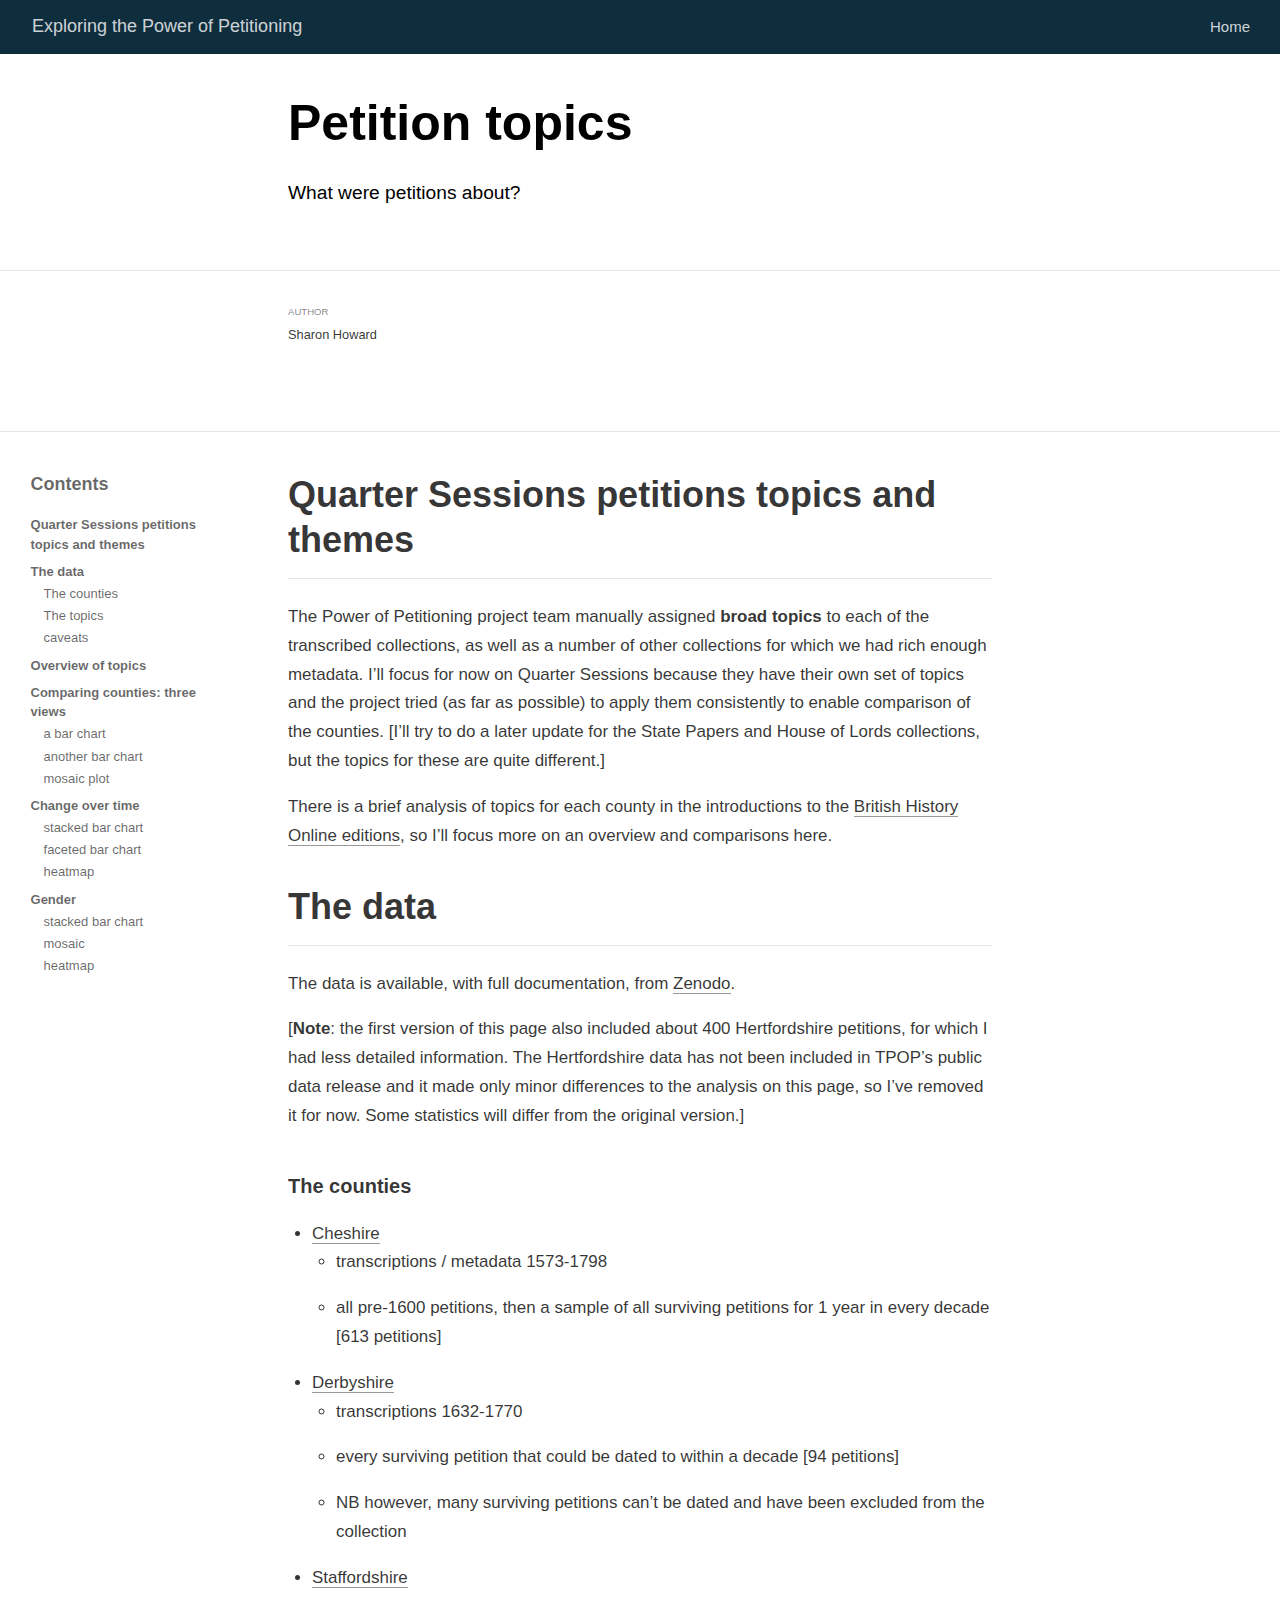
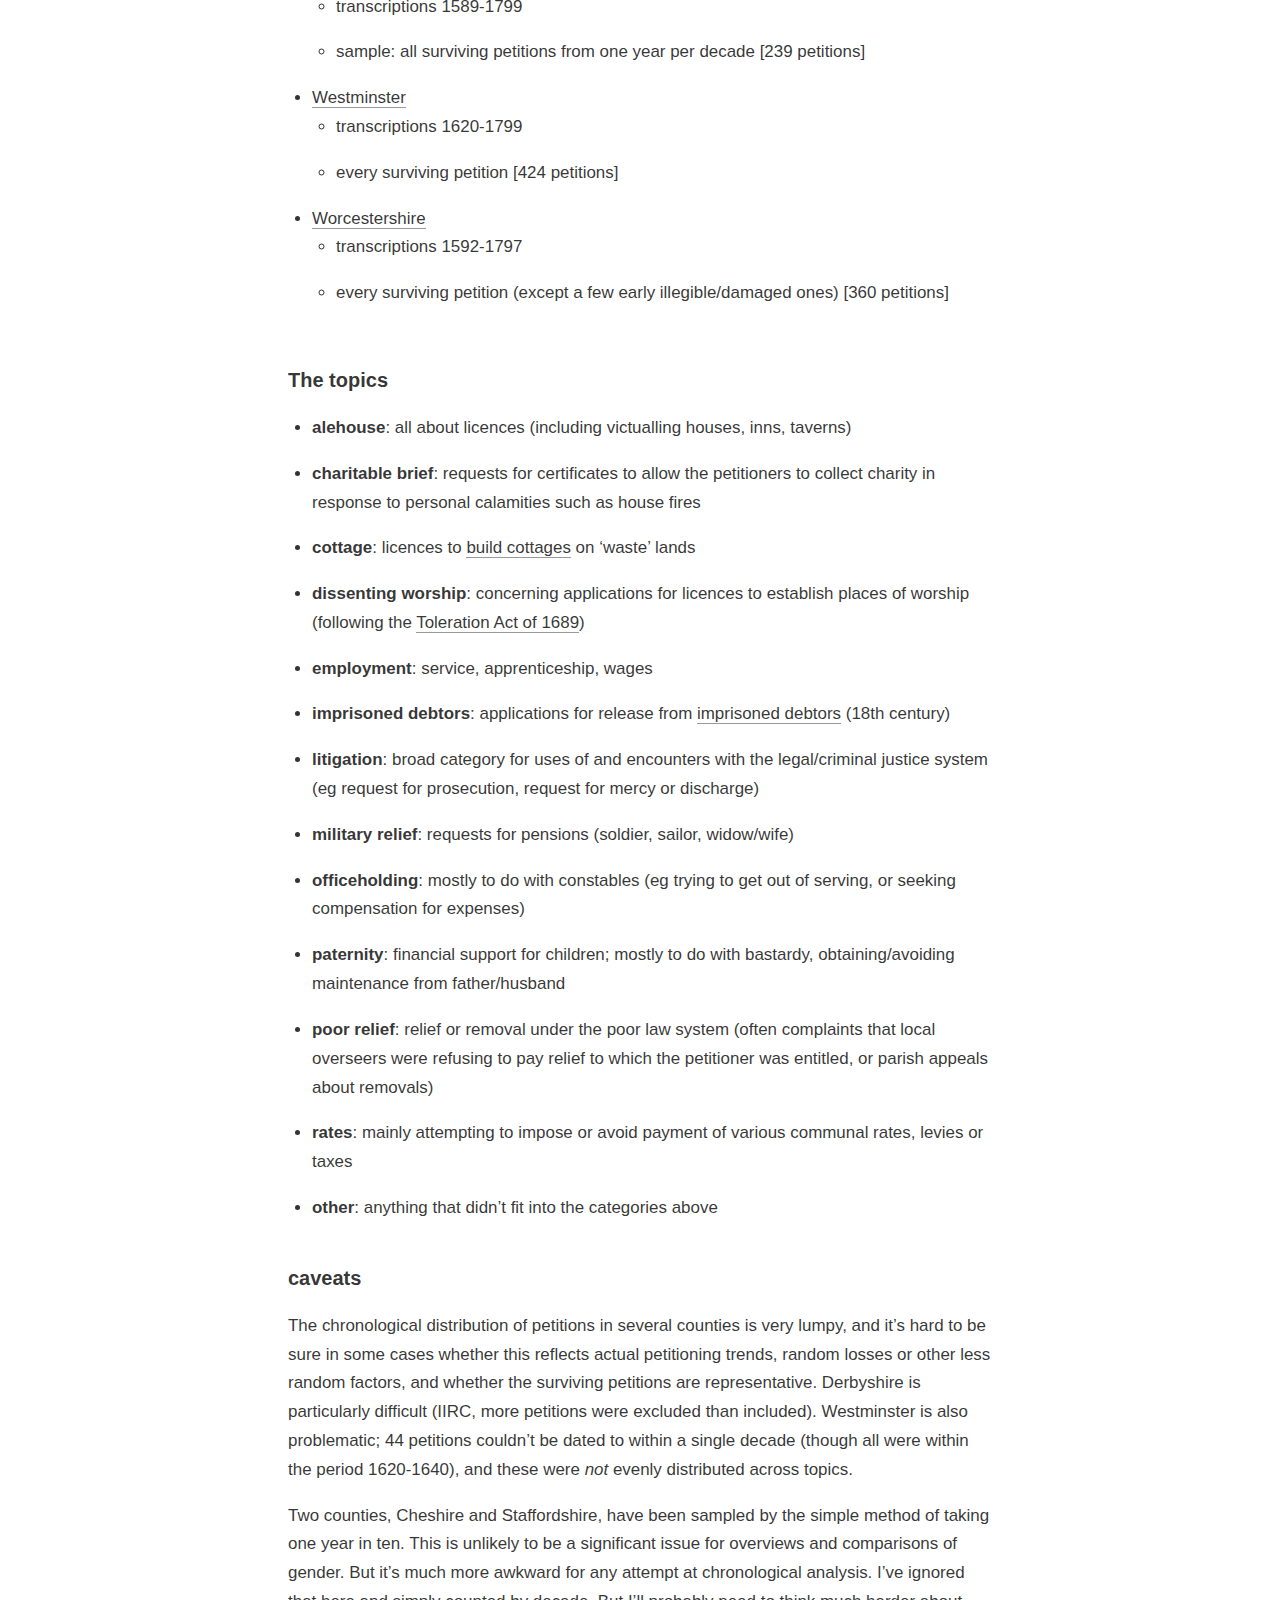
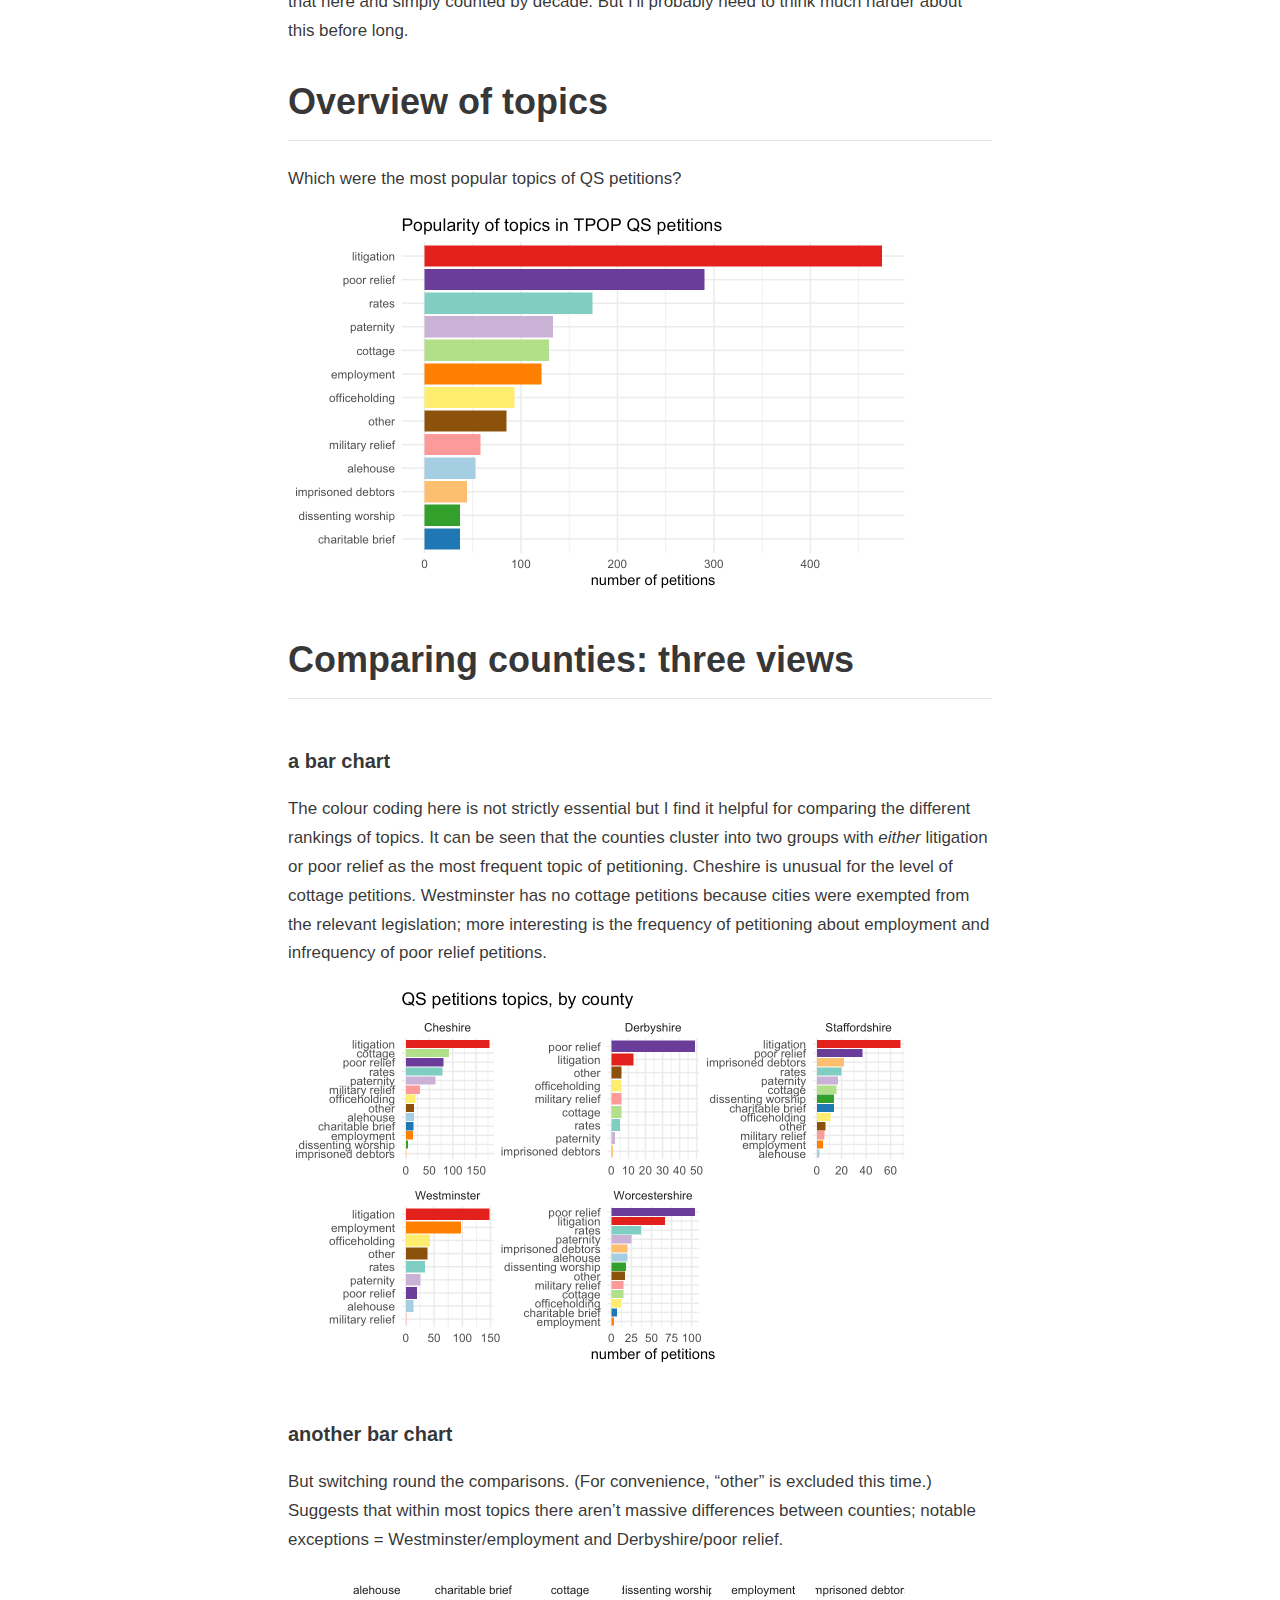
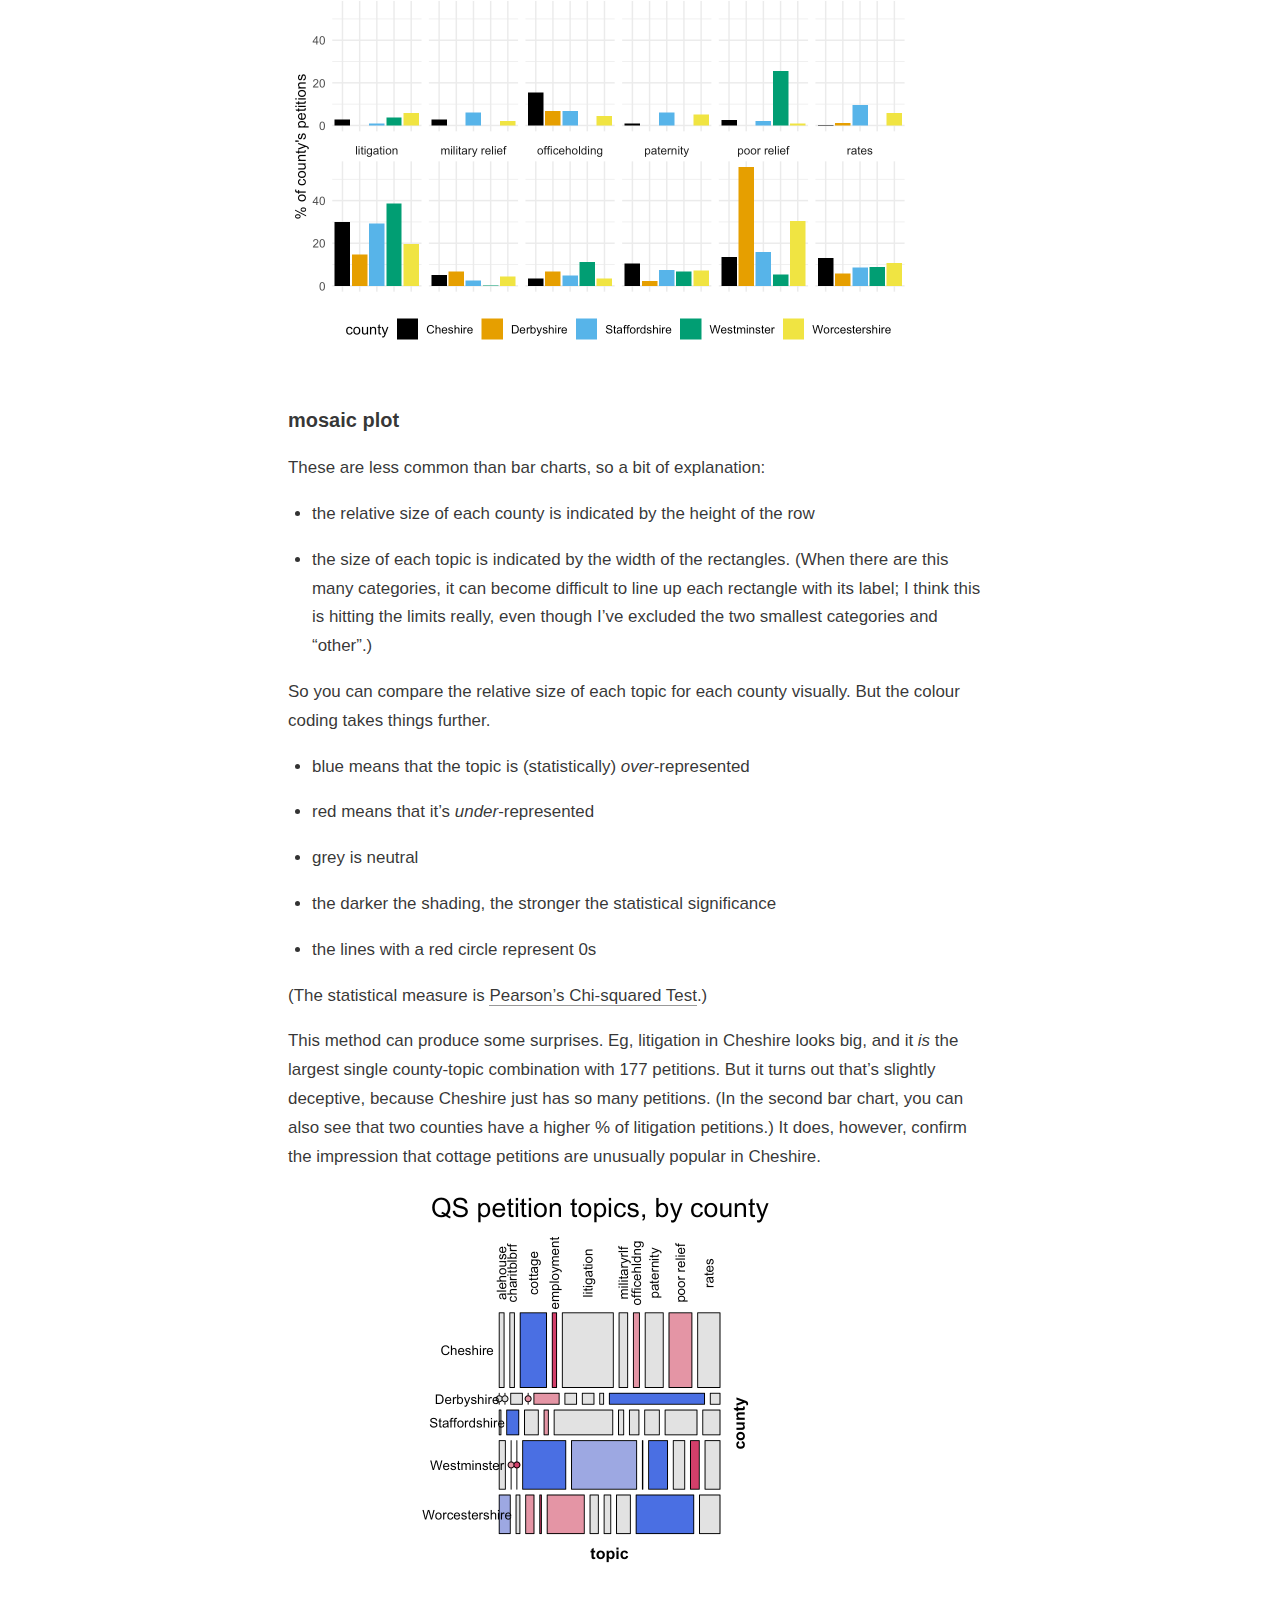
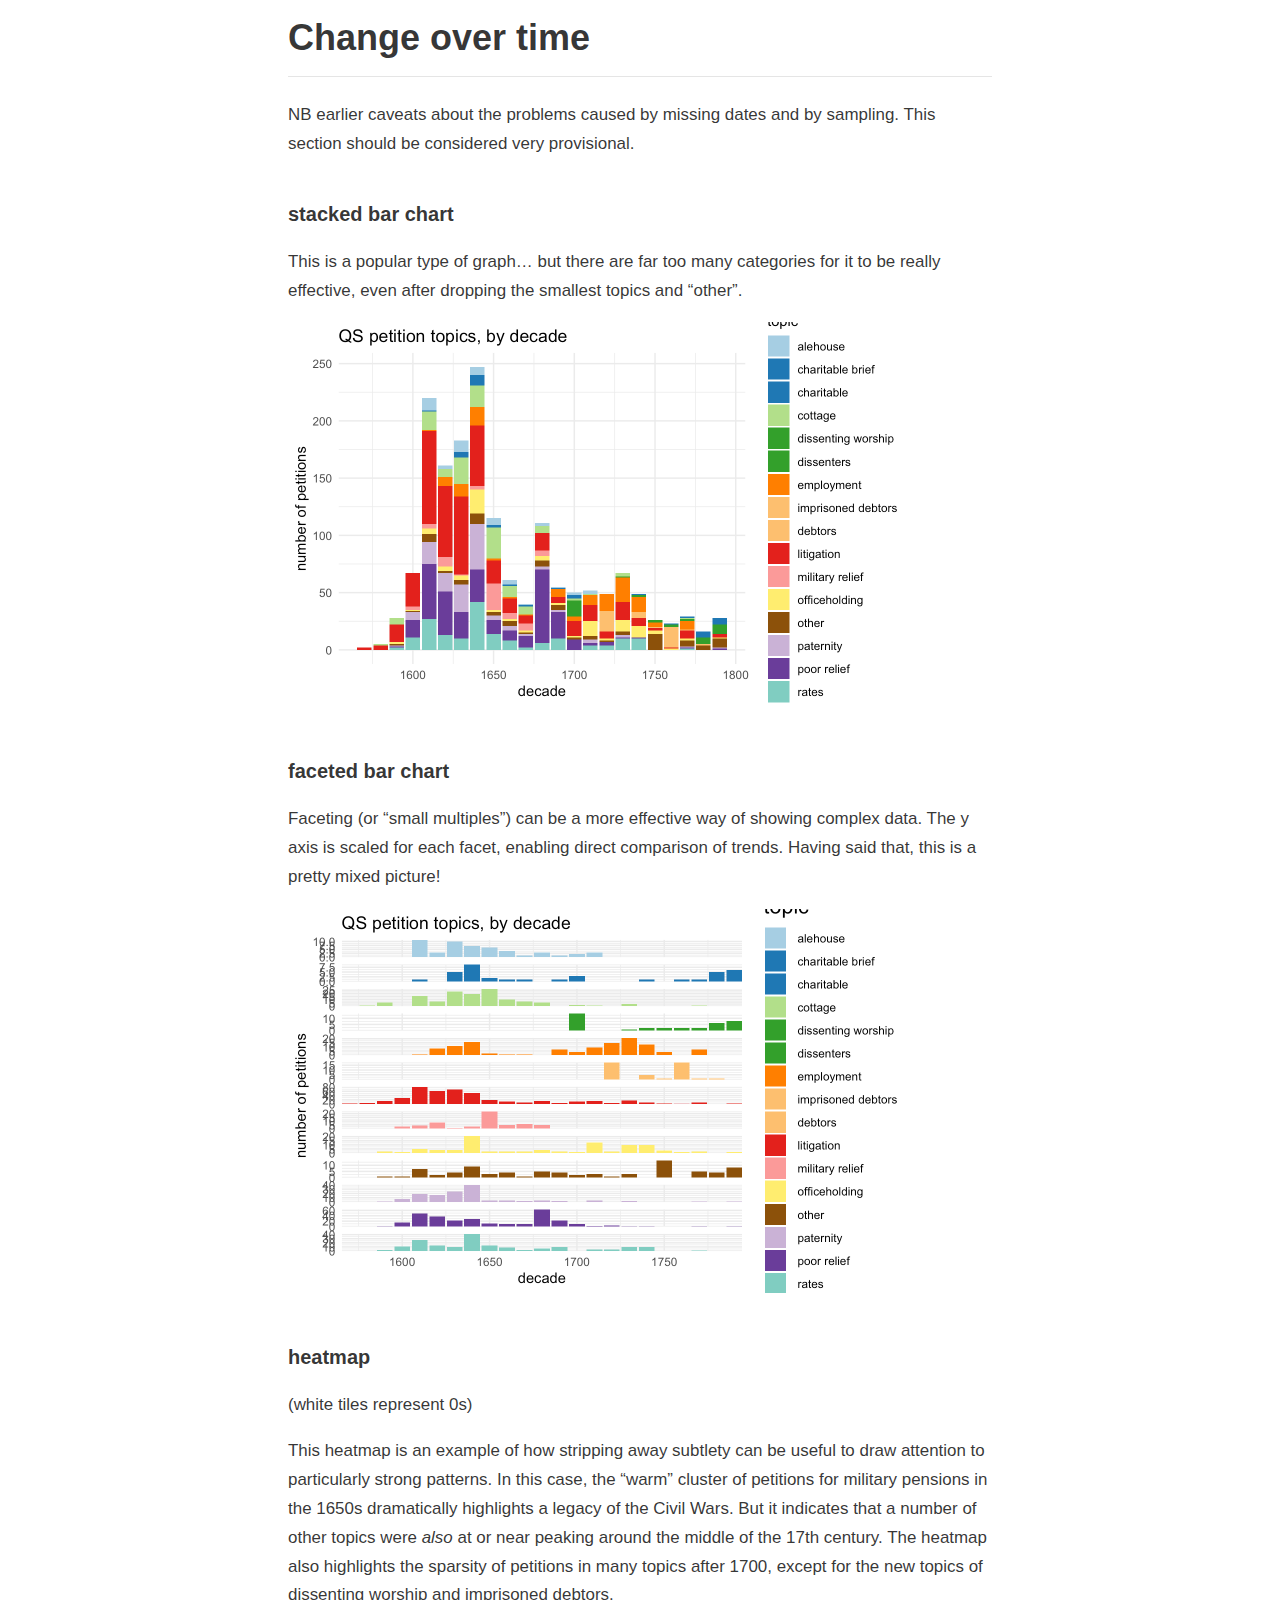
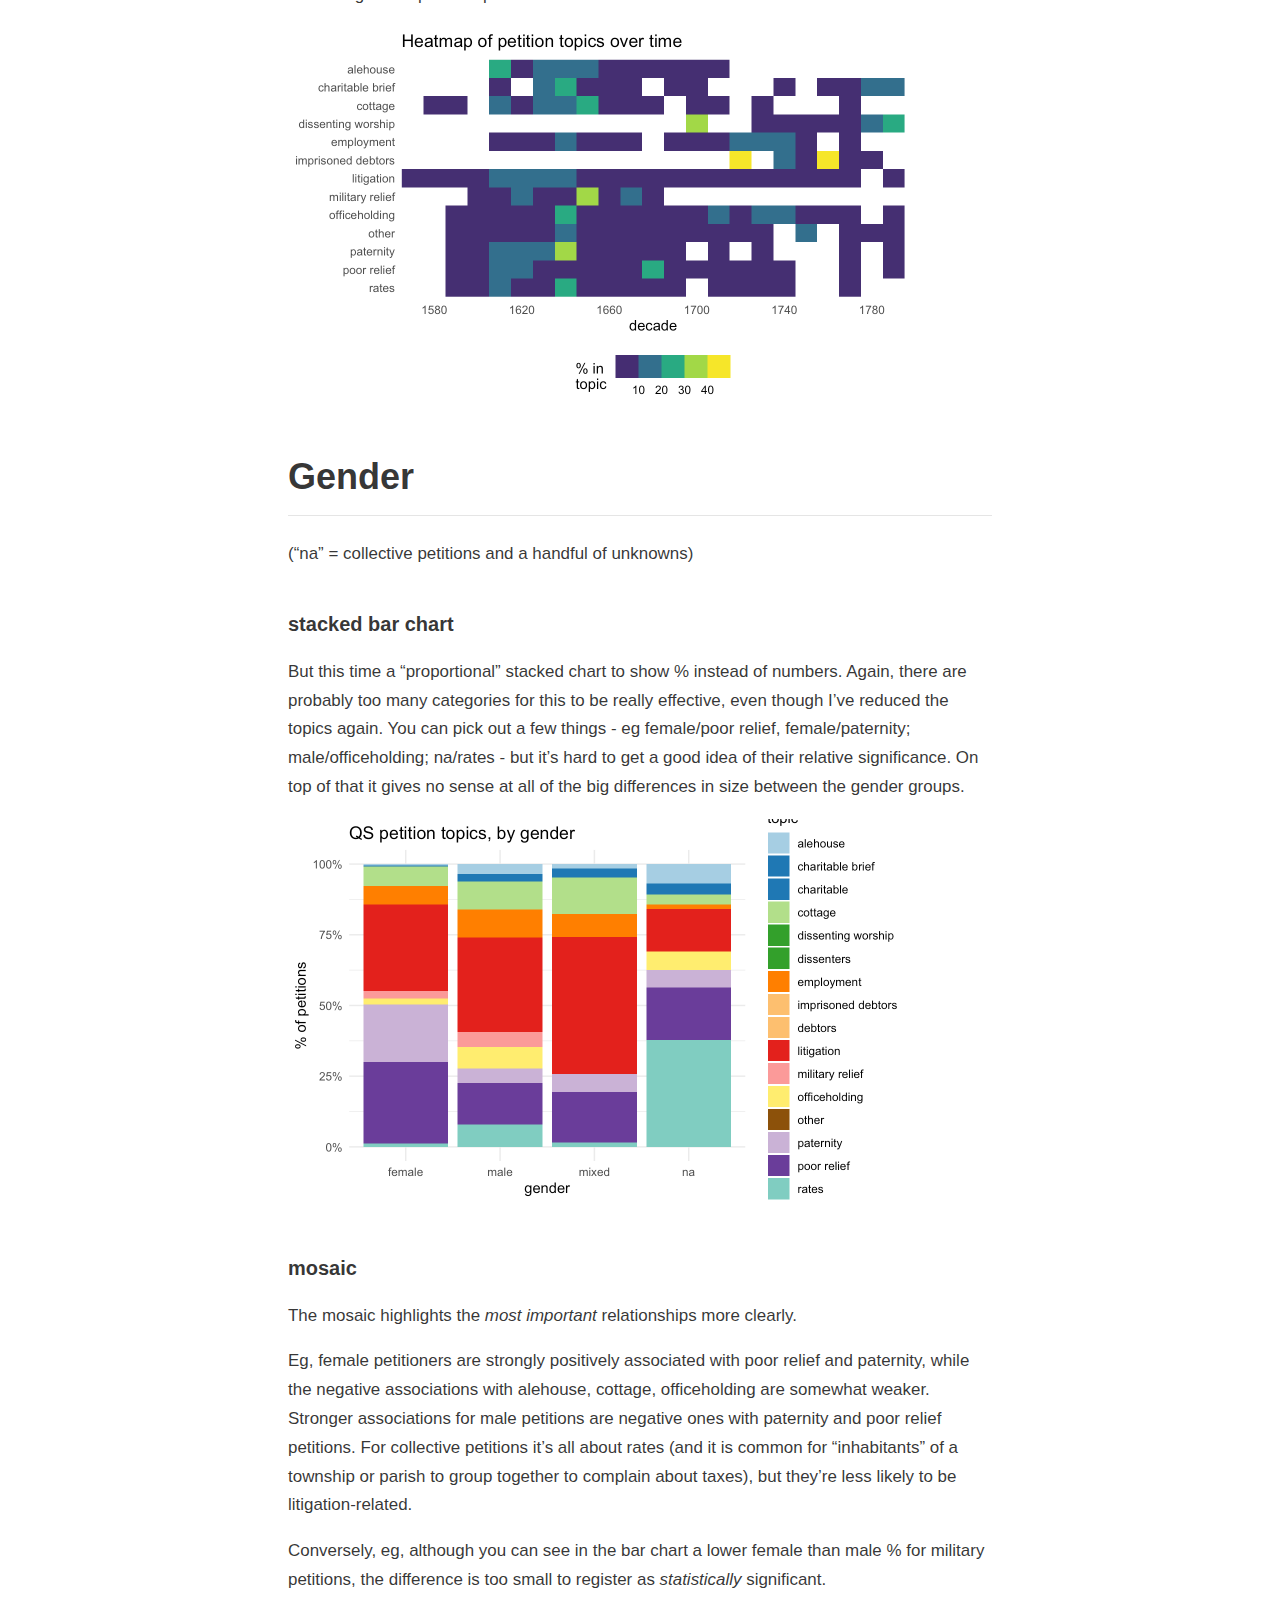
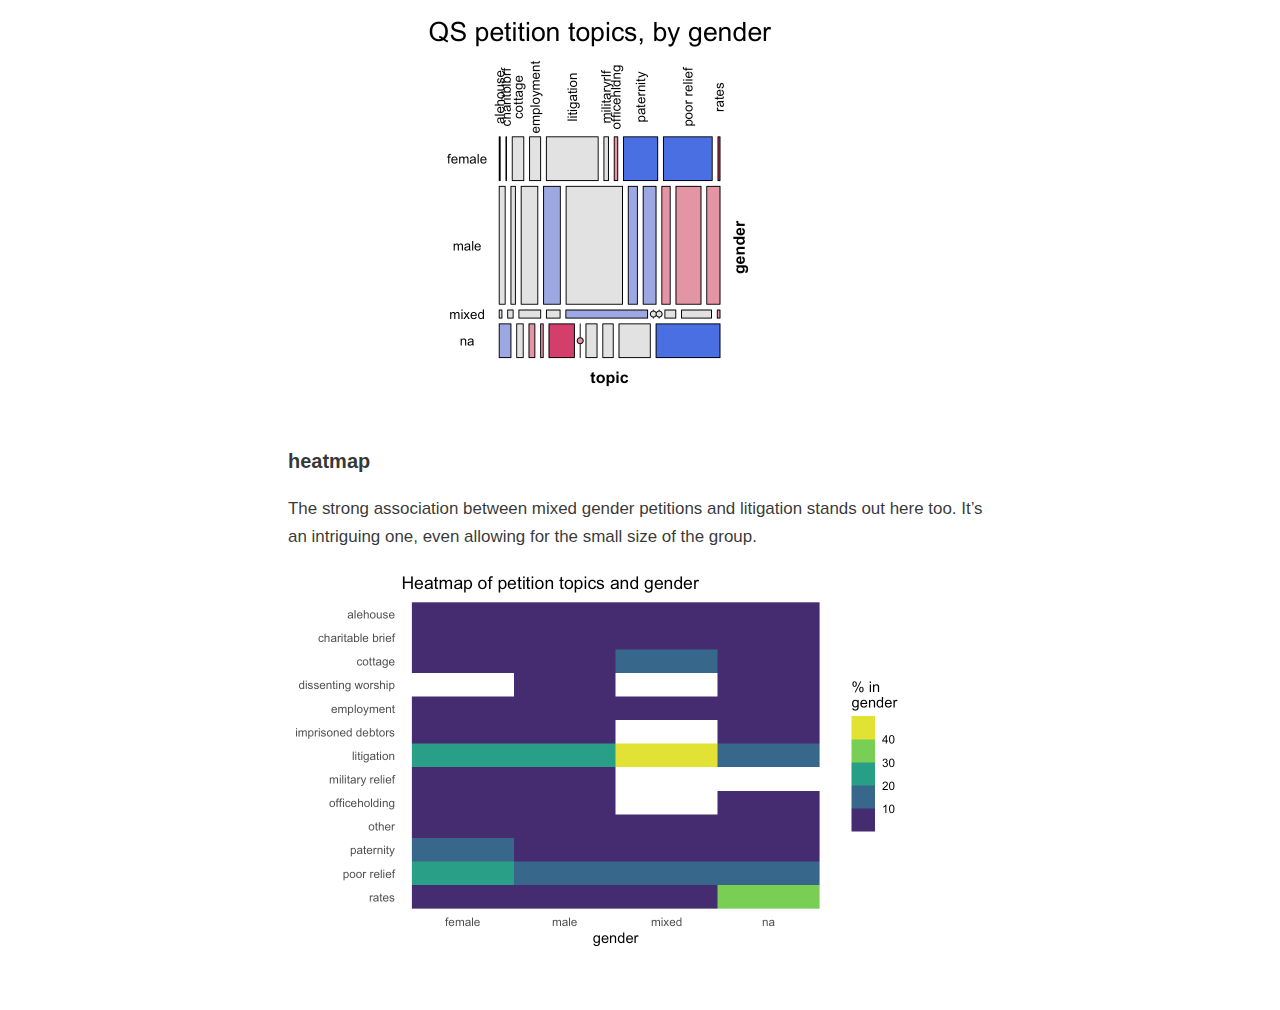
<file: docs/topics.html>
<!DOCTYPE html>

<html xmlns="http://www.w3.org/1999/xhtml" lang="" xml:lang="">

<head>
  <meta charset="utf-8"/>
  <meta name="viewport" content="width=device-width, initial-scale=1"/>
  <meta http-equiv="X-UA-Compatible" content="IE=Edge,chrome=1"/>
  <meta name="generator" content="distill" />

  <style type="text/css">
  /* Hide doc at startup (prevent jankiness while JS renders/transforms) */
  body {
    visibility: hidden;
  }
  </style>

 <!--radix_placeholder_import_source-->
 <!--/radix_placeholder_import_source-->

<style type="text/css">code{white-space: pre;}</style>
<style type="text/css" data-origin="pandoc">
pre > code.sourceCode { white-space: pre; position: relative; }
pre > code.sourceCode > span { display: inline-block; line-height: 1.25; }
pre > code.sourceCode > span:empty { height: 1.2em; }
.sourceCode { overflow: visible; }
code.sourceCode > span { color: inherit; text-decoration: inherit; }
div.sourceCode { margin: 1em 0; }
pre.sourceCode { margin: 0; }
@media screen {
div.sourceCode { overflow: auto; }
}
@media print {
pre > code.sourceCode { white-space: pre-wrap; }
pre > code.sourceCode > span { text-indent: -5em; padding-left: 5em; }
}
pre.numberSource code
  { counter-reset: source-line 0; }
pre.numberSource code > span
  { position: relative; left: -4em; counter-increment: source-line; }
pre.numberSource code > span > a:first-child::before
  { content: counter(source-line);
    position: relative; left: -1em; text-align: right; vertical-align: baseline;
    border: none; display: inline-block;
    -webkit-touch-callout: none; -webkit-user-select: none;
    -khtml-user-select: none; -moz-user-select: none;
    -ms-user-select: none; user-select: none;
    padding: 0 4px; width: 4em;
    color: #aaaaaa;
  }
pre.numberSource { margin-left: 3em; border-left: 1px solid #aaaaaa;  padding-left: 4px; }
div.sourceCode
  { color: #00769e; background-color: #f1f3f5; }
@media screen {
pre > code.sourceCode > span > a:first-child::before { text-decoration: underline; }
}
code span { color: #00769e; } /* Normal */
code span.al { color: #ad0000; } /* Alert */
code span.an { color: #5e5e5e; } /* Annotation */
code span.at { color: #657422; } /* Attribute */
code span.bn { color: #ad0000; } /* BaseN */
code span.bu { } /* BuiltIn */
code span.cf { color: #00769e; } /* ControlFlow */
code span.ch { color: #20794d; } /* Char */
code span.cn { color: #8f5902; } /* Constant */
code span.co { color: #5e5e5e; } /* Comment */
code span.cv { color: #5e5e5e; font-style: italic; } /* CommentVar */
code span.do { color: #5e5e5e; font-style: italic; } /* Documentation */
code span.dt { color: #ad0000; } /* DataType */
code span.dv { color: #ad0000; } /* DecVal */
code span.er { color: #ad0000; } /* Error */
code span.ex { } /* Extension */
code span.fl { color: #ad0000; } /* Float */
code span.fu { color: #4758ab; } /* Function */
code span.im { } /* Import */
code span.in { color: #5e5e5e; } /* Information */
code span.kw { color: #00769e; } /* Keyword */
code span.op { color: #5e5e5e; } /* Operator */
code span.ot { color: #00769e; } /* Other */
code span.pp { color: #ad0000; } /* Preprocessor */
code span.sc { color: #5e5e5e; } /* SpecialChar */
code span.ss { color: #20794d; } /* SpecialString */
code span.st { color: #20794d; } /* String */
code span.va { color: #111111; } /* Variable */
code span.vs { color: #20794d; } /* VerbatimString */
code span.wa { color: #5e5e5e; font-style: italic; } /* Warning */
</style>


  <!--radix_placeholder_meta_tags-->
  <title>Exploring the Power of Petitioning: Petition topics</title>

  <meta property="description" itemprop="description" content="What were petitions about?"/>


  <meta name="article:author" content="Sharon Howard"/>

  <!--  https://developers.facebook.com/docs/sharing/webmasters#markup -->
  <meta property="og:title" content="Exploring the Power of Petitioning: Petition topics"/>
  <meta property="og:type" content="article"/>
  <meta property="og:description" content="What were petitions about?"/>
  <meta property="og:locale" content="en_US"/>
  <meta property="og:site_name" content="Exploring the Power of Petitioning"/>

  <!--  https://dev.twitter.com/cards/types/summary -->
  <meta property="twitter:card" content="summary"/>
  <meta property="twitter:title" content="Exploring the Power of Petitioning: Petition topics"/>
  <meta property="twitter:description" content="What were petitions about?"/>

  <!--/radix_placeholder_meta_tags-->
  <!--radix_placeholder_rmarkdown_metadata-->

  <script type="text/json" id="radix-rmarkdown-metadata">
  {"type":"list","attributes":{"names":{"type":"character","attributes":{},"value":["title","description","author","output"]}},"value":[{"type":"character","attributes":{},"value":["Petition topics"]},{"type":"character","attributes":{},"value":["What were petitions about?\n"]},{"type":"list","attributes":{},"value":[{"type":"list","attributes":{"names":{"type":"character","attributes":{},"value":["name"]}},"value":[{"type":"character","attributes":{},"value":["Sharon Howard"]}]}]},{"type":"character","attributes":{},"value":["distill::distill_article"]}]}
  </script>
  <!--/radix_placeholder_rmarkdown_metadata-->
  <!--radix_placeholder_navigation_in_header-->
  <meta name="distill:offset" content=""/>

  <script type="application/javascript">

    window.headroom_prevent_pin = false;

    window.document.addEventListener("DOMContentLoaded", function (event) {

      // initialize headroom for banner
      var header = $('header').get(0);
      var headerHeight = header.offsetHeight;
      var headroom = new Headroom(header, {
        tolerance: 5,
        onPin : function() {
          if (window.headroom_prevent_pin) {
            window.headroom_prevent_pin = false;
            headroom.unpin();
          }
        }
      });
      headroom.init();
      if(window.location.hash)
        headroom.unpin();
      $(header).addClass('headroom--transition');

      // offset scroll location for banner on hash change
      // (see: https://github.com/WickyNilliams/headroom.js/issues/38)
      window.addEventListener("hashchange", function(event) {
        window.scrollTo(0, window.pageYOffset - (headerHeight + 25));
      });

      // responsive menu
      $('.distill-site-header').each(function(i, val) {
        var topnav = $(this);
        var toggle = topnav.find('.nav-toggle');
        toggle.on('click', function() {
          topnav.toggleClass('responsive');
        });
      });

      // nav dropdowns
      $('.nav-dropbtn').click(function(e) {
        $(this).next('.nav-dropdown-content').toggleClass('nav-dropdown-active');
        $(this).parent().siblings('.nav-dropdown')
           .children('.nav-dropdown-content').removeClass('nav-dropdown-active');
      });
      $("body").click(function(e){
        $('.nav-dropdown-content').removeClass('nav-dropdown-active');
      });
      $(".nav-dropdown").click(function(e){
        e.stopPropagation();
      });
    });
  </script>

  <style type="text/css">

  /* Theme (user-documented overrideables for nav appearance) */

  .distill-site-nav {
    color: rgba(255, 255, 255, 0.8);
    background-color: #0F2E3D;
    font-size: 15px;
    font-weight: 300;
  }

  .distill-site-nav a {
    color: inherit;
    text-decoration: none;
  }

  .distill-site-nav a:hover {
    color: white;
  }

  @media print {
    .distill-site-nav {
      display: none;
    }
  }

  .distill-site-header {

  }

  .distill-site-footer {

  }


  /* Site Header */

  .distill-site-header {
    width: 100%;
    box-sizing: border-box;
    z-index: 3;
  }

  .distill-site-header .nav-left {
    display: inline-block;
    margin-left: 8px;
  }

  @media screen and (max-width: 768px) {
    .distill-site-header .nav-left {
      margin-left: 0;
    }
  }


  .distill-site-header .nav-right {
    float: right;
    margin-right: 8px;
  }

  .distill-site-header a,
  .distill-site-header .title {
    display: inline-block;
    text-align: center;
    padding: 14px 10px 14px 10px;
  }

  .distill-site-header .title {
    font-size: 18px;
    min-width: 150px;
  }

  .distill-site-header .logo {
    padding: 0;
  }

  .distill-site-header .logo img {
    display: none;
    max-height: 20px;
    width: auto;
    margin-bottom: -4px;
  }

  .distill-site-header .nav-image img {
    max-height: 18px;
    width: auto;
    display: inline-block;
    margin-bottom: -3px;
  }



  @media screen and (min-width: 1000px) {
    .distill-site-header .logo img {
      display: inline-block;
    }
    .distill-site-header .nav-left {
      margin-left: 20px;
    }
    .distill-site-header .nav-right {
      margin-right: 20px;
    }
    .distill-site-header .title {
      padding-left: 12px;
    }
  }


  .distill-site-header .nav-toggle {
    display: none;
  }

  .nav-dropdown {
    display: inline-block;
    position: relative;
  }

  .nav-dropdown .nav-dropbtn {
    border: none;
    outline: none;
    color: rgba(255, 255, 255, 0.8);
    padding: 16px 10px;
    background-color: transparent;
    font-family: inherit;
    font-size: inherit;
    font-weight: inherit;
    margin: 0;
    margin-top: 1px;
    z-index: 2;
  }

  .nav-dropdown-content {
    display: none;
    position: absolute;
    background-color: white;
    min-width: 200px;
    border: 1px solid rgba(0,0,0,0.15);
    border-radius: 4px;
    box-shadow: 0px 8px 16px 0px rgba(0,0,0,0.1);
    z-index: 1;
    margin-top: 2px;
    white-space: nowrap;
    padding-top: 4px;
    padding-bottom: 4px;
  }

  .nav-dropdown-content hr {
    margin-top: 4px;
    margin-bottom: 4px;
    border: none;
    border-bottom: 1px solid rgba(0, 0, 0, 0.1);
  }

  .nav-dropdown-active {
    display: block;
  }

  .nav-dropdown-content a, .nav-dropdown-content .nav-dropdown-header {
    color: black;
    padding: 6px 24px;
    text-decoration: none;
    display: block;
    text-align: left;
  }

  .nav-dropdown-content .nav-dropdown-header {
    display: block;
    padding: 5px 24px;
    padding-bottom: 0;
    text-transform: uppercase;
    font-size: 14px;
    color: #999999;
    white-space: nowrap;
  }

  .nav-dropdown:hover .nav-dropbtn {
    color: white;
  }

  .nav-dropdown-content a:hover {
    background-color: #ddd;
    color: black;
  }

  .nav-right .nav-dropdown-content {
    margin-left: -45%;
    right: 0;
  }

  @media screen and (max-width: 768px) {
    .distill-site-header a, .distill-site-header .nav-dropdown  {display: none;}
    .distill-site-header a.nav-toggle {
      float: right;
      display: block;
    }
    .distill-site-header .title {
      margin-left: 0;
    }
    .distill-site-header .nav-right {
      margin-right: 0;
    }
    .distill-site-header {
      overflow: hidden;
    }
    .nav-right .nav-dropdown-content {
      margin-left: 0;
    }
  }


  @media screen and (max-width: 768px) {
    .distill-site-header.responsive {position: relative; min-height: 500px; }
    .distill-site-header.responsive a.nav-toggle {
      position: absolute;
      right: 0;
      top: 0;
    }
    .distill-site-header.responsive a,
    .distill-site-header.responsive .nav-dropdown {
      display: block;
      text-align: left;
    }
    .distill-site-header.responsive .nav-left,
    .distill-site-header.responsive .nav-right {
      width: 100%;
    }
    .distill-site-header.responsive .nav-dropdown {float: none;}
    .distill-site-header.responsive .nav-dropdown-content {position: relative;}
    .distill-site-header.responsive .nav-dropdown .nav-dropbtn {
      display: block;
      width: 100%;
      text-align: left;
    }
  }

  /* Site Footer */

  .distill-site-footer {
    width: 100%;
    overflow: hidden;
    box-sizing: border-box;
    z-index: 3;
    margin-top: 30px;
    padding-top: 30px;
    padding-bottom: 30px;
    text-align: center;
  }

  /* Headroom */

  d-title {
    padding-top: 6rem;
  }

  @media print {
    d-title {
      padding-top: 4rem;
    }
  }

  .headroom {
    z-index: 1000;
    position: fixed;
    top: 0;
    left: 0;
    right: 0;
  }

  .headroom--transition {
    transition: all .4s ease-in-out;
  }

  .headroom--unpinned {
    top: -100px;
  }

  .headroom--pinned {
    top: 0;
  }

  /* adjust viewport for navbar height */
  /* helps vertically center bootstrap (non-distill) content */
  .min-vh-100 {
    min-height: calc(100vh - 100px) !important;
  }

  </style>

  <script src="site_libs/jquery-3.6.0/jquery-3.6.0.min.js"></script>
  <link href="site_libs/font-awesome-5.1.0/css/all.css" rel="stylesheet"/>
  <link href="site_libs/font-awesome-5.1.0/css/v4-shims.css" rel="stylesheet"/>
  <script src="site_libs/headroom-0.9.4/headroom.min.js"></script>
  <script src="site_libs/autocomplete-0.37.1/autocomplete.min.js"></script>
  <script src="site_libs/fuse-6.4.1/fuse.min.js"></script>

  <script type="application/javascript">

  function getMeta(metaName) {
    var metas = document.getElementsByTagName('meta');
    for (let i = 0; i < metas.length; i++) {
      if (metas[i].getAttribute('name') === metaName) {
        return metas[i].getAttribute('content');
      }
    }
    return '';
  }

  function offsetURL(url) {
    var offset = getMeta('distill:offset');
    return offset ? offset + '/' + url : url;
  }

  function createFuseIndex() {

    // create fuse index
    var options = {
      keys: [
        { name: 'title', weight: 20 },
        { name: 'categories', weight: 15 },
        { name: 'description', weight: 10 },
        { name: 'contents', weight: 5 },
      ],
      ignoreLocation: true,
      threshold: 0
    };
    var fuse = new window.Fuse([], options);

    // fetch the main search.json
    return fetch(offsetURL('search.json'))
      .then(function(response) {
        if (response.status == 200) {
          return response.json().then(function(json) {
            // index main articles
            json.articles.forEach(function(article) {
              fuse.add(article);
            });
            // download collections and index their articles
            return Promise.all(json.collections.map(function(collection) {
              return fetch(offsetURL(collection)).then(function(response) {
                if (response.status === 200) {
                  return response.json().then(function(articles) {
                    articles.forEach(function(article) {
                      fuse.add(article);
                    });
                  })
                } else {
                  return Promise.reject(
                    new Error('Unexpected status from search index request: ' +
                              response.status)
                  );
                }
              });
            })).then(function() {
              return fuse;
            });
          });

        } else {
          return Promise.reject(
            new Error('Unexpected status from search index request: ' +
                        response.status)
          );
        }
      });
  }

  window.document.addEventListener("DOMContentLoaded", function (event) {

    // get search element (bail if we don't have one)
    var searchEl = window.document.getElementById('distill-search');
    if (!searchEl)
      return;

    createFuseIndex()
      .then(function(fuse) {

        // make search box visible
        searchEl.classList.remove('hidden');

        // initialize autocomplete
        var options = {
          autoselect: true,
          hint: false,
          minLength: 2,
        };
        window.autocomplete(searchEl, options, [{
          source: function(query, callback) {
            const searchOptions = {
              isCaseSensitive: false,
              shouldSort: true,
              minMatchCharLength: 2,
              limit: 10,
            };
            var results = fuse.search(query, searchOptions);
            callback(results
              .map(function(result) { return result.item; })
            );
          },
          templates: {
            suggestion: function(suggestion) {
              var img = suggestion.preview && Object.keys(suggestion.preview).length > 0
                ? `<img src="${offsetURL(suggestion.preview)}"</img>`
                : '';
              var html = `
                <div class="search-item">
                  <h3>${suggestion.title}</h3>
                  <div class="search-item-description">
                    ${suggestion.description || ''}
                  </div>
                  <div class="search-item-preview">
                    ${img}
                  </div>
                </div>
              `;
              return html;
            }
          }
        }]).on('autocomplete:selected', function(event, suggestion) {
          window.location.href = offsetURL(suggestion.path);
        });
        // remove inline display style on autocompleter (we want to
        // manage responsive display via css)
        $('.algolia-autocomplete').css("display", "");
      })
      .catch(function(error) {
        console.log(error);
      });

  });

  </script>

  <style type="text/css">

  .nav-search {
    font-size: x-small;
  }

  /* Algolioa Autocomplete */

  .algolia-autocomplete {
    display: inline-block;
    margin-left: 10px;
    vertical-align: sub;
    background-color: white;
    color: black;
    padding: 6px;
    padding-top: 8px;
    padding-bottom: 0;
    border-radius: 6px;
    border: 1px #0F2E3D solid;
    width: 180px;
  }


  @media screen and (max-width: 768px) {
    .distill-site-nav .algolia-autocomplete {
      display: none;
      visibility: hidden;
    }
    .distill-site-nav.responsive .algolia-autocomplete {
      display: inline-block;
      visibility: visible;
    }
    .distill-site-nav.responsive .algolia-autocomplete .aa-dropdown-menu {
      margin-left: 0;
      width: 400px;
      max-height: 400px;
    }
  }

  .algolia-autocomplete .aa-input, .algolia-autocomplete .aa-hint {
    width: 90%;
    outline: none;
    border: none;
  }

  .algolia-autocomplete .aa-hint {
    color: #999;
  }
  .algolia-autocomplete .aa-dropdown-menu {
    width: 550px;
    max-height: 70vh;
    overflow-x: visible;
    overflow-y: scroll;
    padding: 5px;
    margin-top: 3px;
    margin-left: -150px;
    background-color: #fff;
    border-radius: 5px;
    border: 1px solid #999;
    border-top: none;
  }

  .algolia-autocomplete .aa-dropdown-menu .aa-suggestion {
    cursor: pointer;
    padding: 5px 4px;
    border-bottom: 1px solid #eee;
  }

  .algolia-autocomplete .aa-dropdown-menu .aa-suggestion:last-of-type {
    border-bottom: none;
    margin-bottom: 2px;
  }

  .algolia-autocomplete .aa-dropdown-menu .aa-suggestion .search-item {
    overflow: hidden;
    font-size: 0.8em;
    line-height: 1.4em;
  }

  .algolia-autocomplete .aa-dropdown-menu .aa-suggestion .search-item h3 {
    font-size: 1rem;
    margin-block-start: 0;
    margin-block-end: 5px;
  }

  .algolia-autocomplete .aa-dropdown-menu .aa-suggestion .search-item-description {
    display: inline-block;
    overflow: hidden;
    height: 2.8em;
    width: 80%;
    margin-right: 4%;
  }

  .algolia-autocomplete .aa-dropdown-menu .aa-suggestion .search-item-preview {
    display: inline-block;
    width: 15%;
  }

  .algolia-autocomplete .aa-dropdown-menu .aa-suggestion .search-item-preview img {
    height: 3em;
    width: auto;
    display: none;
  }

  .algolia-autocomplete .aa-dropdown-menu .aa-suggestion .search-item-preview img[src] {
    display: initial;
  }

  .algolia-autocomplete .aa-dropdown-menu .aa-suggestion.aa-cursor {
    background-color: #eee;
  }
  .algolia-autocomplete .aa-dropdown-menu .aa-suggestion em {
    font-weight: bold;
    font-style: normal;
  }

  </style>


  <!--/radix_placeholder_navigation_in_header-->
  <!--radix_placeholder_distill-->

  <style type="text/css">

  body {
    background-color: white;
  }

  .pandoc-table {
    width: 100%;
  }

  .pandoc-table>caption {
    margin-bottom: 10px;
  }

  .pandoc-table th:not([align]) {
    text-align: left;
  }

  .pagedtable-footer {
    font-size: 15px;
  }

  d-byline .byline {
    grid-template-columns: 2fr 2fr;
  }

  d-byline .byline h3 {
    margin-block-start: 1.5em;
  }

  d-byline .byline .authors-affiliations h3 {
    margin-block-start: 0.5em;
  }

  .authors-affiliations .orcid-id {
    width: 16px;
    height:16px;
    margin-left: 4px;
    margin-right: 4px;
    vertical-align: middle;
    padding-bottom: 2px;
  }

  d-title .dt-tags {
    margin-top: 1em;
    grid-column: text;
  }

  .dt-tags .dt-tag {
    text-decoration: none;
    display: inline-block;
    color: rgba(0,0,0,0.6);
    padding: 0em 0.4em;
    margin-right: 0.5em;
    margin-bottom: 0.4em;
    font-size: 70%;
    border: 1px solid rgba(0,0,0,0.2);
    border-radius: 3px;
    text-transform: uppercase;
    font-weight: 500;
  }

  d-article table.gt_table td,
  d-article table.gt_table th {
    border-bottom: none;
  }

  .html-widget {
    margin-bottom: 2.0em;
  }

  .l-screen-inset {
    padding-right: 16px;
  }

  .l-screen .caption {
    margin-left: 10px;
  }

  .shaded {
    background: rgb(247, 247, 247);
    padding-top: 20px;
    padding-bottom: 20px;
    border-top: 1px solid rgba(0, 0, 0, 0.1);
    border-bottom: 1px solid rgba(0, 0, 0, 0.1);
  }

  .shaded .html-widget {
    margin-bottom: 0;
    border: 1px solid rgba(0, 0, 0, 0.1);
  }

  .shaded .shaded-content {
    background: white;
  }

  .text-output {
    margin-top: 0;
    line-height: 1.5em;
  }

  .hidden {
    display: none !important;
  }

  d-article {
    padding-top: 2.5rem;
    padding-bottom: 30px;
  }

  d-appendix {
    padding-top: 30px;
  }

  d-article>p>img {
    width: 100%;
  }

  d-article h2 {
    margin: 1rem 0 1.5rem 0;
  }

  d-article h3 {
    margin-top: 1.5rem;
  }

  d-article iframe {
    border: 1px solid rgba(0, 0, 0, 0.1);
    margin-bottom: 2.0em;
    width: 100%;
  }

  /* Tweak code blocks */

  d-article div.sourceCode code,
  d-article pre code {
    font-family: Consolas, Monaco, 'Andale Mono', 'Ubuntu Mono', monospace;
  }

  d-article pre,
  d-article div.sourceCode,
  d-article div.sourceCode pre {
    overflow: auto;
  }

  d-article div.sourceCode {
    background-color: white;
  }

  d-article div.sourceCode pre {
    padding-left: 10px;
    font-size: 12px;
    border-left: 2px solid rgba(0,0,0,0.1);
  }

  d-article pre {
    font-size: 12px;
    color: black;
    background: none;
    margin-top: 0;
    text-align: left;
    white-space: pre;
    word-spacing: normal;
    word-break: normal;
    word-wrap: normal;
    line-height: 1.5;

    -moz-tab-size: 4;
    -o-tab-size: 4;
    tab-size: 4;

    -webkit-hyphens: none;
    -moz-hyphens: none;
    -ms-hyphens: none;
    hyphens: none;
  }

  d-article pre a {
    border-bottom: none;
  }

  d-article pre a:hover {
    border-bottom: none;
    text-decoration: underline;
  }

  d-article details {
    grid-column: text;
    margin-bottom: 0.8em;
  }

  @media(min-width: 768px) {

  d-article pre,
  d-article div.sourceCode,
  d-article div.sourceCode pre {
    overflow: visible !important;
  }

  d-article div.sourceCode pre {
    padding-left: 18px;
    font-size: 14px;
  }

  d-article pre {
    font-size: 14px;
  }

  }

  figure img.external {
    background: white;
    border: 1px solid rgba(0, 0, 0, 0.1);
    box-shadow: 0 1px 8px rgba(0, 0, 0, 0.1);
    padding: 18px;
    box-sizing: border-box;
  }

  /* CSS for d-contents */

  .d-contents {
    grid-column: text;
    color: rgba(0,0,0,0.8);
    font-size: 0.9em;
    padding-bottom: 1em;
    margin-bottom: 1em;
    padding-bottom: 0.5em;
    margin-bottom: 1em;
    padding-left: 0.25em;
    justify-self: start;
  }

  @media(min-width: 1000px) {
    .d-contents.d-contents-float {
      height: 0;
      grid-column-start: 1;
      grid-column-end: 4;
      justify-self: center;
      padding-right: 3em;
      padding-left: 2em;
    }
  }

  .d-contents nav h3 {
    font-size: 18px;
    margin-top: 0;
    margin-bottom: 1em;
  }

  .d-contents li {
    list-style-type: none
  }

  .d-contents nav > ul {
    padding-left: 0;
  }

  .d-contents ul {
    padding-left: 1em
  }

  .d-contents nav ul li {
    margin-top: 0.6em;
    margin-bottom: 0.2em;
  }

  .d-contents nav a {
    font-size: 13px;
    border-bottom: none;
    text-decoration: none
    color: rgba(0, 0, 0, 0.8);
  }

  .d-contents nav a:hover {
    text-decoration: underline solid rgba(0, 0, 0, 0.6)
  }

  .d-contents nav > ul > li > a {
    font-weight: 600;
  }

  .d-contents nav > ul > li > ul {
    font-weight: inherit;
  }

  .d-contents nav > ul > li > ul > li {
    margin-top: 0.2em;
  }


  .d-contents nav ul {
    margin-top: 0;
    margin-bottom: 0.25em;
  }

  .d-article-with-toc h2:nth-child(2) {
    margin-top: 0;
  }


  /* Figure */

  .figure {
    position: relative;
    margin-bottom: 2.5em;
    margin-top: 1.5em;
  }

  .figure .caption {
    color: rgba(0, 0, 0, 0.6);
    font-size: 12px;
    line-height: 1.5em;
  }

  .figure img.external {
    background: white;
    border: 1px solid rgba(0, 0, 0, 0.1);
    box-shadow: 0 1px 8px rgba(0, 0, 0, 0.1);
    padding: 18px;
    box-sizing: border-box;
  }

  .figure .caption a {
    color: rgba(0, 0, 0, 0.6);
  }

  .figure .caption b,
  .figure .caption strong, {
    font-weight: 600;
    color: rgba(0, 0, 0, 1.0);
  }

  /* Citations */

  d-article .citation {
    color: inherit;
    cursor: inherit;
  }

  div.hanging-indent{
    margin-left: 1em; text-indent: -1em;
  }

  /* Citation hover box */

  .tippy-box[data-theme~=light-border] {
    background-color: rgba(250, 250, 250, 0.95);
  }

  .tippy-content > p {
    margin-bottom: 0;
    padding: 2px;
  }


  /* Tweak 1000px media break to show more text */

  @media(min-width: 1000px) {
    .base-grid,
    distill-header,
    d-title,
    d-abstract,
    d-article,
    d-appendix,
    distill-appendix,
    d-byline,
    d-footnote-list,
    d-citation-list,
    distill-footer {
      grid-template-columns: [screen-start] 1fr [page-start kicker-start] 80px [middle-start] 50px [text-start kicker-end] 65px 65px 65px 65px 65px 65px 65px 65px [text-end gutter-start] 65px [middle-end] 65px [page-end gutter-end] 1fr [screen-end];
      grid-column-gap: 16px;
    }

    .grid {
      grid-column-gap: 16px;
    }

    d-article {
      font-size: 1.06rem;
      line-height: 1.7em;
    }
    figure .caption, .figure .caption, figure figcaption {
      font-size: 13px;
    }
  }

  @media(min-width: 1180px) {
    .base-grid,
    distill-header,
    d-title,
    d-abstract,
    d-article,
    d-appendix,
    distill-appendix,
    d-byline,
    d-footnote-list,
    d-citation-list,
    distill-footer {
      grid-template-columns: [screen-start] 1fr [page-start kicker-start] 60px [middle-start] 60px [text-start kicker-end] 60px 60px 60px 60px 60px 60px 60px 60px [text-end gutter-start] 60px [middle-end] 60px [page-end gutter-end] 1fr [screen-end];
      grid-column-gap: 32px;
    }

    .grid {
      grid-column-gap: 32px;
    }
  }


  /* Get the citation styles for the appendix (not auto-injected on render since
     we do our own rendering of the citation appendix) */

  d-appendix .citation-appendix,
  .d-appendix .citation-appendix {
    font-size: 11px;
    line-height: 15px;
    border-left: 1px solid rgba(0, 0, 0, 0.1);
    padding-left: 18px;
    border: 1px solid rgba(0,0,0,0.1);
    background: rgba(0, 0, 0, 0.02);
    padding: 10px 18px;
    border-radius: 3px;
    color: rgba(150, 150, 150, 1);
    overflow: hidden;
    margin-top: -12px;
    white-space: pre-wrap;
    word-wrap: break-word;
  }

  /* Include appendix styles here so they can be overridden */

  d-appendix {
    contain: layout style;
    font-size: 0.8em;
    line-height: 1.7em;
    margin-top: 60px;
    margin-bottom: 0;
    border-top: 1px solid rgba(0, 0, 0, 0.1);
    color: rgba(0,0,0,0.5);
    padding-top: 60px;
    padding-bottom: 48px;
  }

  d-appendix h3 {
    grid-column: page-start / text-start;
    font-size: 15px;
    font-weight: 500;
    margin-top: 1em;
    margin-bottom: 0;
    color: rgba(0,0,0,0.65);
  }

  d-appendix h3 + * {
    margin-top: 1em;
  }

  d-appendix ol {
    padding: 0 0 0 15px;
  }

  @media (min-width: 768px) {
    d-appendix ol {
      padding: 0 0 0 30px;
      margin-left: -30px;
    }
  }

  d-appendix li {
    margin-bottom: 1em;
  }

  d-appendix a {
    color: rgba(0, 0, 0, 0.6);
  }

  d-appendix > * {
    grid-column: text;
  }

  d-appendix > d-footnote-list,
  d-appendix > d-citation-list,
  d-appendix > distill-appendix {
    grid-column: screen;
  }

  /* Include footnote styles here so they can be overridden */

  d-footnote-list {
    contain: layout style;
  }

  d-footnote-list > * {
    grid-column: text;
  }

  d-footnote-list a.footnote-backlink {
    color: rgba(0,0,0,0.3);
    padding-left: 0.5em;
  }



  /* Anchor.js */

  .anchorjs-link {
    /*transition: all .25s linear; */
    text-decoration: none;
    border-bottom: none;
  }
  *:hover > .anchorjs-link {
    margin-left: -1.125em !important;
    text-decoration: none;
    border-bottom: none;
  }

  /* Social footer */

  .social_footer {
    margin-top: 30px;
    margin-bottom: 0;
    color: rgba(0,0,0,0.67);
  }

  .disqus-comments {
    margin-right: 30px;
  }

  .disqus-comment-count {
    border-bottom: 1px solid rgba(0, 0, 0, 0.4);
    cursor: pointer;
  }

  #disqus_thread {
    margin-top: 30px;
  }

  .article-sharing a {
    border-bottom: none;
    margin-right: 8px;
  }

  .article-sharing a:hover {
    border-bottom: none;
  }

  .sidebar-section.subscribe {
    font-size: 12px;
    line-height: 1.6em;
  }

  .subscribe p {
    margin-bottom: 0.5em;
  }


  .article-footer .subscribe {
    font-size: 15px;
    margin-top: 45px;
  }


  .sidebar-section.custom {
    font-size: 12px;
    line-height: 1.6em;
  }

  .custom p {
    margin-bottom: 0.5em;
  }

  /* Styles for listing layout (hide title) */
  .layout-listing d-title, .layout-listing .d-title {
    display: none;
  }

  /* Styles for posts lists (not auto-injected) */


  .posts-with-sidebar {
    padding-left: 45px;
    padding-right: 45px;
  }

  .posts-list .description h2,
  .posts-list .description p {
    font-family: -apple-system, BlinkMacSystemFont, "Segoe UI", Roboto, Oxygen, Ubuntu, Cantarell, "Fira Sans", "Droid Sans", "Helvetica Neue", Arial, sans-serif;
  }

  .posts-list .description h2 {
    font-weight: 700;
    border-bottom: none;
    padding-bottom: 0;
  }

  .posts-list h2.post-tag {
    border-bottom: 1px solid rgba(0, 0, 0, 0.2);
    padding-bottom: 12px;
  }
  .posts-list {
    margin-top: 60px;
    margin-bottom: 24px;
  }

  .posts-list .post-preview {
    text-decoration: none;
    overflow: hidden;
    display: block;
    border-bottom: 1px solid rgba(0, 0, 0, 0.1);
    padding: 24px 0;
  }

  .post-preview-last {
    border-bottom: none !important;
  }

  .posts-list .posts-list-caption {
    grid-column: screen;
    font-weight: 400;
  }

  .posts-list .post-preview h2 {
    margin: 0 0 6px 0;
    line-height: 1.2em;
    font-style: normal;
    font-size: 24px;
  }

  .posts-list .post-preview p {
    margin: 0 0 12px 0;
    line-height: 1.4em;
    font-size: 16px;
  }

  .posts-list .post-preview .thumbnail {
    box-sizing: border-box;
    margin-bottom: 24px;
    position: relative;
    max-width: 500px;
  }
  .posts-list .post-preview img {
    width: 100%;
    display: block;
  }

  .posts-list .metadata {
    font-size: 12px;
    line-height: 1.4em;
    margin-bottom: 18px;
  }

  .posts-list .metadata > * {
    display: inline-block;
  }

  .posts-list .metadata .publishedDate {
    margin-right: 2em;
  }

  .posts-list .metadata .dt-authors {
    display: block;
    margin-top: 0.3em;
    margin-right: 2em;
  }

  .posts-list .dt-tags {
    display: block;
    line-height: 1em;
  }

  .posts-list .dt-tags .dt-tag {
    display: inline-block;
    color: rgba(0,0,0,0.6);
    padding: 0.3em 0.4em;
    margin-right: 0.2em;
    margin-bottom: 0.4em;
    font-size: 60%;
    border: 1px solid rgba(0,0,0,0.2);
    border-radius: 3px;
    text-transform: uppercase;
    font-weight: 500;
  }

  .posts-list img {
    opacity: 1;
  }

  .posts-list img[data-src] {
    opacity: 0;
  }

  .posts-more {
    clear: both;
  }


  .posts-sidebar {
    font-size: 16px;
  }

  .posts-sidebar h3 {
    font-size: 16px;
    margin-top: 0;
    margin-bottom: 0.5em;
    font-weight: 400;
    text-transform: uppercase;
  }

  .sidebar-section {
    margin-bottom: 30px;
  }

  .categories ul {
    list-style-type: none;
    margin: 0;
    padding: 0;
  }

  .categories li {
    color: rgba(0, 0, 0, 0.8);
    margin-bottom: 0;
  }

  .categories li>a {
    border-bottom: none;
  }

  .categories li>a:hover {
    border-bottom: 1px solid rgba(0, 0, 0, 0.4);
  }

  .categories .active {
    font-weight: 600;
  }

  .categories .category-count {
    color: rgba(0, 0, 0, 0.4);
  }


  @media(min-width: 768px) {
    .posts-list .post-preview h2 {
      font-size: 26px;
    }
    .posts-list .post-preview .thumbnail {
      float: right;
      width: 30%;
      margin-bottom: 0;
    }
    .posts-list .post-preview .description {
      float: left;
      width: 45%;
    }
    .posts-list .post-preview .metadata {
      float: left;
      width: 20%;
      margin-top: 8px;
    }
    .posts-list .post-preview p {
      margin: 0 0 12px 0;
      line-height: 1.5em;
      font-size: 16px;
    }
    .posts-with-sidebar .posts-list {
      float: left;
      width: 75%;
    }
    .posts-with-sidebar .posts-sidebar {
      float: right;
      width: 20%;
      margin-top: 60px;
      padding-top: 24px;
      padding-bottom: 24px;
    }
  }


  /* Improve display for browsers without grid (IE/Edge <= 15) */

  .downlevel {
    line-height: 1.6em;
    font-family: -apple-system, BlinkMacSystemFont, "Segoe UI", Roboto, Oxygen, Ubuntu, Cantarell, "Fira Sans", "Droid Sans", "Helvetica Neue", Arial, sans-serif;
    margin: 0;
  }

  .downlevel .d-title {
    padding-top: 6rem;
    padding-bottom: 1.5rem;
  }

  .downlevel .d-title h1 {
    font-size: 50px;
    font-weight: 700;
    line-height: 1.1em;
    margin: 0 0 0.5rem;
  }

  .downlevel .d-title p {
    font-weight: 300;
    font-size: 1.2rem;
    line-height: 1.55em;
    margin-top: 0;
  }

  .downlevel .d-byline {
    padding-top: 0.8em;
    padding-bottom: 0.8em;
    font-size: 0.8rem;
    line-height: 1.8em;
  }

  .downlevel .section-separator {
    border: none;
    border-top: 1px solid rgba(0, 0, 0, 0.1);
  }

  .downlevel .d-article {
    font-size: 1.06rem;
    line-height: 1.7em;
    padding-top: 1rem;
    padding-bottom: 2rem;
  }


  .downlevel .d-appendix {
    padding-left: 0;
    padding-right: 0;
    max-width: none;
    font-size: 0.8em;
    line-height: 1.7em;
    margin-bottom: 0;
    color: rgba(0,0,0,0.5);
    padding-top: 40px;
    padding-bottom: 48px;
  }

  .downlevel .footnotes ol {
    padding-left: 13px;
  }

  .downlevel .base-grid,
  .downlevel .distill-header,
  .downlevel .d-title,
  .downlevel .d-abstract,
  .downlevel .d-article,
  .downlevel .d-appendix,
  .downlevel .distill-appendix,
  .downlevel .d-byline,
  .downlevel .d-footnote-list,
  .downlevel .d-citation-list,
  .downlevel .distill-footer,
  .downlevel .appendix-bottom,
  .downlevel .posts-container {
    padding-left: 40px;
    padding-right: 40px;
  }

  @media(min-width: 768px) {
    .downlevel .base-grid,
    .downlevel .distill-header,
    .downlevel .d-title,
    .downlevel .d-abstract,
    .downlevel .d-article,
    .downlevel .d-appendix,
    .downlevel .distill-appendix,
    .downlevel .d-byline,
    .downlevel .d-footnote-list,
    .downlevel .d-citation-list,
    .downlevel .distill-footer,
    .downlevel .appendix-bottom,
    .downlevel .posts-container {
    padding-left: 150px;
    padding-right: 150px;
    max-width: 900px;
  }
  }

  .downlevel pre code {
    display: block;
    border-left: 2px solid rgba(0, 0, 0, .1);
    padding: 0 0 0 20px;
    font-size: 14px;
  }

  .downlevel code, .downlevel pre {
    color: black;
    background: none;
    font-family: Consolas, Monaco, 'Andale Mono', 'Ubuntu Mono', monospace;
    text-align: left;
    white-space: pre;
    word-spacing: normal;
    word-break: normal;
    word-wrap: normal;
    line-height: 1.5;

    -moz-tab-size: 4;
    -o-tab-size: 4;
    tab-size: 4;

    -webkit-hyphens: none;
    -moz-hyphens: none;
    -ms-hyphens: none;
    hyphens: none;
  }

  .downlevel .posts-list .post-preview {
    color: inherit;
  }



  </style>

  <script type="application/javascript">

  function is_downlevel_browser() {
    if (bowser.isUnsupportedBrowser({ msie: "12", msedge: "16"},
                                   window.navigator.userAgent)) {
      return true;
    } else {
      return window.load_distill_framework === undefined;
    }
  }

  // show body when load is complete
  function on_load_complete() {

    // add anchors
    if (window.anchors) {
      window.anchors.options.placement = 'left';
      window.anchors.add('d-article > h2, d-article > h3, d-article > h4, d-article > h5');
    }


    // set body to visible
    document.body.style.visibility = 'visible';

    // force redraw for leaflet widgets
    if (window.HTMLWidgets) {
      var maps = window.HTMLWidgets.findAll(".leaflet");
      $.each(maps, function(i, el) {
        var map = this.getMap();
        map.invalidateSize();
        map.eachLayer(function(layer) {
          if (layer instanceof L.TileLayer)
            layer.redraw();
        });
      });
    }

    // trigger 'shown' so htmlwidgets resize
    $('d-article').trigger('shown');
  }

  function init_distill() {

    init_common();

    // create front matter
    var front_matter = $('<d-front-matter></d-front-matter>');
    $('#distill-front-matter').wrap(front_matter);

    // create d-title
    $('.d-title').changeElementType('d-title');

    // create d-byline
    var byline = $('<d-byline></d-byline>');
    $('.d-byline').replaceWith(byline);

    // create d-article
    var article = $('<d-article></d-article>');
    $('.d-article').wrap(article).children().unwrap();

    // move posts container into article
    $('.posts-container').appendTo($('d-article'));

    // create d-appendix
    $('.d-appendix').changeElementType('d-appendix');

    // flag indicating that we have appendix items
    var appendix = $('.appendix-bottom').children('h3').length > 0;

    // replace footnotes with <d-footnote>
    $('.footnote-ref').each(function(i, val) {
      appendix = true;
      var href = $(this).attr('href');
      var id = href.replace('#', '');
      var fn = $('#' + id);
      var fn_p = $('#' + id + '>p');
      fn_p.find('.footnote-back').remove();
      var text = fn_p.html();
      var dtfn = $('<d-footnote></d-footnote>');
      dtfn.html(text);
      $(this).replaceWith(dtfn);
    });
    // remove footnotes
    $('.footnotes').remove();

    // move refs into #references-listing
    $('#references-listing').replaceWith($('#refs'));

    $('h1.appendix, h2.appendix').each(function(i, val) {
      $(this).changeElementType('h3');
    });
    $('h3.appendix').each(function(i, val) {
      var id = $(this).attr('id');
      $('.d-contents a[href="#' + id + '"]').parent().remove();
      appendix = true;
      $(this).nextUntil($('h1, h2, h3')).addBack().appendTo($('d-appendix'));
    });

    // show d-appendix if we have appendix content
    $("d-appendix").css('display', appendix ? 'grid' : 'none');

    // localize layout chunks to just output
    $('.layout-chunk').each(function(i, val) {

      // capture layout
      var layout = $(this).attr('data-layout');

      // apply layout to markdown level block elements
      var elements = $(this).children().not('details, div.sourceCode, pre, script');
      elements.each(function(i, el) {
        var layout_div = $('<div class="' + layout + '"></div>');
        if (layout_div.hasClass('shaded')) {
          var shaded_content = $('<div class="shaded-content"></div>');
          $(this).wrap(shaded_content);
          $(this).parent().wrap(layout_div);
        } else {
          $(this).wrap(layout_div);
        }
      });


      // unwrap the layout-chunk div
      $(this).children().unwrap();
    });

    // remove code block used to force  highlighting css
    $('.distill-force-highlighting-css').parent().remove();

    // remove empty line numbers inserted by pandoc when using a
    // custom syntax highlighting theme
    $('code.sourceCode a:empty').remove();

    // load distill framework
    load_distill_framework();

    // wait for window.distillRunlevel == 4 to do post processing
    function distill_post_process() {

      if (!window.distillRunlevel || window.distillRunlevel < 4)
        return;

      // hide author/affiliations entirely if we have no authors
      var front_matter = JSON.parse($("#distill-front-matter").html());
      var have_authors = front_matter.authors && front_matter.authors.length > 0;
      if (!have_authors)
        $('d-byline').addClass('hidden');

      // article with toc class
      $('.d-contents').parent().addClass('d-article-with-toc');

      // strip links that point to #
      $('.authors-affiliations').find('a[href="#"]').removeAttr('href');

      // add orcid ids
      $('.authors-affiliations').find('.author').each(function(i, el) {
        var orcid_id = front_matter.authors[i].orcidID;
        if (orcid_id) {
          var a = $('<a></a>');
          a.attr('href', 'https://orcid.org/' + orcid_id);
          var img = $('<img></img>');
          img.addClass('orcid-id');
          img.attr('alt', 'ORCID ID');
          img.attr('src','[data-uri]');
          a.append(img);
          $(this).append(a);
        }
      });

      // hide elements of author/affiliations grid that have no value
      function hide_byline_column(caption) {
        $('d-byline').find('h3:contains("' + caption + '")').parent().css('visibility', 'hidden');
      }

      // affiliations
      var have_affiliations = false;
      for (var i = 0; i<front_matter.authors.length; ++i) {
        var author = front_matter.authors[i];
        if (author.affiliation !== "&nbsp;") {
          have_affiliations = true;
          break;
        }
      }
      if (!have_affiliations)
        $('d-byline').find('h3:contains("Affiliations")').css('visibility', 'hidden');

      // published date
      if (!front_matter.publishedDate)
        hide_byline_column("Published");

      // document object identifier
      var doi = $('d-byline').find('h3:contains("DOI")');
      var doi_p = doi.next().empty();
      if (!front_matter.doi) {
        // if we have a citation and valid citationText then link to that
        if ($('#citation').length > 0 && front_matter.citationText) {
          doi.html('Citation');
          $('<a href="#citation"></a>')
            .text(front_matter.citationText)
            .appendTo(doi_p);
        } else {
          hide_byline_column("DOI");
        }
      } else {
        $('<a></a>')
           .attr('href', "https://doi.org/" + front_matter.doi)
           .html(front_matter.doi)
           .appendTo(doi_p);
      }

       // change plural form of authors/affiliations
      if (front_matter.authors.length === 1) {
        var grid = $('.authors-affiliations');
        grid.children('h3:contains("Authors")').text('Author');
        grid.children('h3:contains("Affiliations")').text('Affiliation');
      }

      // remove d-appendix and d-footnote-list local styles
      $('d-appendix > style:first-child').remove();
      $('d-footnote-list > style:first-child').remove();

      // move appendix-bottom entries to the bottom
      $('.appendix-bottom').appendTo('d-appendix').children().unwrap();
      $('.appendix-bottom').remove();

      // hoverable references
      $('span.citation[data-cites]').each(function() {
        if ($(this).children()[0].nodeName == "D-FOOTNOTE") {
          var fn = $(this).children()[0]
          $(this).html(fn.shadowRoot.querySelector("sup"))
          $(this).id = fn.id
          fn.remove()
        }
        var refs = $(this).attr('data-cites').split(" ");
        var refHtml = refs.map(function(ref) {
          return "<p>" + $('#ref-' + ref).html() + "</p>";
        }).join("\n");
        window.tippy(this, {
          allowHTML: true,
          content: refHtml,
          maxWidth: 500,
          interactive: true,
          interactiveBorder: 10,
          theme: 'light-border',
          placement: 'bottom-start'
        });
      });

      // fix footnotes in tables (#411)
      // replacing broken distill.pub feature
      $('table d-footnote').each(function() {
        // we replace internal showAtNode methode which is triggered when hovering a footnote
        this.hoverBox.showAtNode = function(node) {
          // ported from https://github.com/distillpub/template/pull/105/files
          calcOffset = function(elem) {
              let x = elem.offsetLeft;
              let y = elem.offsetTop;
              // Traverse upwards until an `absolute` element is found or `elem`
              // becomes null.
              while (elem = elem.offsetParent && elem.style.position != 'absolute') {
                  x += elem.offsetLeft;
                  y += elem.offsetTop;
              }

              return { left: x, top: y };
          }
          // https://developer.mozilla.org/en-US/docs/Web/API/HTMLElement/offsetTop
          const bbox = node.getBoundingClientRect();
          const offset = calcOffset(node);
          this.show([offset.left + bbox.width, offset.top + bbox.height]);
        }
      })

      // clear polling timer
      clearInterval(tid);

      // show body now that everything is ready
      on_load_complete();
    }

    var tid = setInterval(distill_post_process, 50);
    distill_post_process();

  }

  function init_downlevel() {

    init_common();

     // insert hr after d-title
    $('.d-title').after($('<hr class="section-separator"/>'));

    // check if we have authors
    var front_matter = JSON.parse($("#distill-front-matter").html());
    var have_authors = front_matter.authors && front_matter.authors.length > 0;

    // manage byline/border
    if (!have_authors)
      $('.d-byline').remove();
    $('.d-byline').after($('<hr class="section-separator"/>'));
    $('.d-byline a').remove();

    // remove toc
    $('.d-contents').remove();

    // move appendix elements
    $('h1.appendix, h2.appendix').each(function(i, val) {
      $(this).changeElementType('h3');
    });
    $('h3.appendix').each(function(i, val) {
      $(this).nextUntil($('h1, h2, h3')).addBack().appendTo($('.d-appendix'));
    });


    // inject headers into references and footnotes
    var refs_header = $('<h3></h3>');
    refs_header.text('References');
    $('#refs').prepend(refs_header);

    var footnotes_header = $('<h3></h3');
    footnotes_header.text('Footnotes');
    $('.footnotes').children('hr').first().replaceWith(footnotes_header);

    // move appendix-bottom entries to the bottom
    $('.appendix-bottom').appendTo('.d-appendix').children().unwrap();
    $('.appendix-bottom').remove();

    // remove appendix if it's empty
    if ($('.d-appendix').children().length === 0)
      $('.d-appendix').remove();

    // prepend separator above appendix
    $('.d-appendix').before($('<hr class="section-separator" style="clear: both"/>'));

    // trim code
    $('pre>code').each(function(i, val) {
      $(this).html($.trim($(this).html()));
    });

    // move posts-container right before article
    $('.posts-container').insertBefore($('.d-article'));

    $('body').addClass('downlevel');

    on_load_complete();
  }


  function init_common() {

    // jquery plugin to change element types
    (function($) {
      $.fn.changeElementType = function(newType) {
        var attrs = {};

        $.each(this[0].attributes, function(idx, attr) {
          attrs[attr.nodeName] = attr.nodeValue;
        });

        this.replaceWith(function() {
          return $("<" + newType + "/>", attrs).append($(this).contents());
        });
      };
    })(jQuery);

    // prevent underline for linked images
    $('a > img').parent().css({'border-bottom' : 'none'});

    // mark non-body figures created by knitr chunks as 100% width
    $('.layout-chunk').each(function(i, val) {
      var figures = $(this).find('img, .html-widget');
      // ignore leaflet img layers (#106)
      figures = figures.filter(':not(img[class*="leaflet"])')
      if ($(this).attr('data-layout') !== "l-body") {
        figures.css('width', '100%');
      } else {
        figures.css('max-width', '100%');
        figures.filter("[width]").each(function(i, val) {
          var fig = $(this);
          fig.css('width', fig.attr('width') + 'px');
        });

      }
    });

    // auto-append index.html to post-preview links in file: protocol
    // and in rstudio ide preview
    $('.post-preview').each(function(i, val) {
      if (window.location.protocol === "file:")
        $(this).attr('href', $(this).attr('href') + "index.html");
    });

    // get rid of index.html references in header
    if (window.location.protocol !== "file:") {
      $('.distill-site-header a[href]').each(function(i,val) {
        $(this).attr('href', $(this).attr('href').replace(/^index[.]html/, "./"));
      });
    }

    // add class to pandoc style tables
    $('tr.header').parent('thead').parent('table').addClass('pandoc-table');
    $('.kable-table').children('table').addClass('pandoc-table');

    // add figcaption style to table captions
    $('caption').parent('table').addClass("figcaption");

    // initialize posts list
    if (window.init_posts_list)
      window.init_posts_list();

    // implmement disqus comment link
    $('.disqus-comment-count').click(function() {
      window.headroom_prevent_pin = true;
      $('#disqus_thread').toggleClass('hidden');
      if (!$('#disqus_thread').hasClass('hidden')) {
        var offset = $(this).offset();
        $(window).resize();
        $('html, body').animate({
          scrollTop: offset.top - 35
        });
      }
    });
  }

  document.addEventListener('DOMContentLoaded', function() {
    if (is_downlevel_browser())
      init_downlevel();
    else
      window.addEventListener('WebComponentsReady', init_distill);
  });

  </script>

  <!--/radix_placeholder_distill-->
  <script src="site_libs/header-attrs-2.15/header-attrs.js"></script>
  <script src="site_libs/popper-2.6.0/popper.min.js"></script>
  <link href="site_libs/tippy-6.2.7/tippy.css" rel="stylesheet" />
  <link href="site_libs/tippy-6.2.7/tippy-light-border.css" rel="stylesheet" />
  <script src="site_libs/tippy-6.2.7/tippy.umd.min.js"></script>
  <script src="site_libs/anchor-4.2.2/anchor.min.js"></script>
  <script src="site_libs/bowser-1.9.3/bowser.min.js"></script>
  <script src="site_libs/webcomponents-2.0.0/webcomponents.js"></script>
  <script src="site_libs/distill-2.2.21/template.v2.js"></script>
  <!--radix_placeholder_site_in_header-->
  <!--/radix_placeholder_site_in_header-->


</head>

<body>

<!--radix_placeholder_front_matter-->

<script id="distill-front-matter" type="text/json">
{"title":"Petition topics","description":"What were petitions about?","authors":[{"author":"Sharon Howard","authorURL":"#","affiliation":"&nbsp;","affiliationURL":"#","orcidID":""}]}
</script>

<!--/radix_placeholder_front_matter-->
<!--radix_placeholder_navigation_before_body-->
<header class="header header--fixed" role="banner">
<nav class="distill-site-nav distill-site-header">
<div class="nav-left">
<a href="index.html" class="title">Exploring the Power of Petitioning</a>
</div>
<div class="nav-right">
<a href="index.html">Home</a>
<a href="javascript:void(0);" class="nav-toggle">&#9776;</a>
</div>
</nav>
</header>
<!--/radix_placeholder_navigation_before_body-->
<!--radix_placeholder_site_before_body-->
<!--/radix_placeholder_site_before_body-->

<div class="d-title">
<h1>Petition topics</h1>
<!--radix_placeholder_categories-->
<!--/radix_placeholder_categories-->
<p><p>What were petitions about?</p></p>
</div>

<div class="d-byline">
  Sharon Howard  
  

</div>

<div class="d-article">
<div class="d-contents d-contents-float">
<nav class="l-text toc figcaption" id="TOC">
<h3>Contents</h3>
<ul>
<li><a href="#quarter-sessions-petitions-topics-and-themes"
id="toc-quarter-sessions-petitions-topics-and-themes">Quarter Sessions
petitions topics and themes</a></li>
<li><a href="#the-data" id="toc-the-data">The data</a>
<ul>
<li><a href="#the-counties" id="toc-the-counties">The counties</a></li>
<li><a href="#the-topics" id="toc-the-topics">The topics</a></li>
<li><a href="#caveats" id="toc-caveats">caveats</a></li>
</ul></li>
<li><a href="#overview-of-topics" id="toc-overview-of-topics">Overview
of topics</a></li>
<li><a href="#comparing-counties-three-views"
id="toc-comparing-counties-three-views">Comparing counties: three
views</a>
<ul>
<li><a href="#a-bar-chart" id="toc-a-bar-chart">a bar chart</a></li>
<li><a href="#another-bar-chart" id="toc-another-bar-chart">another bar
chart</a></li>
<li><a href="#mosaic-plot" id="toc-mosaic-plot">mosaic plot</a></li>
</ul></li>
<li><a href="#change-over-time" id="toc-change-over-time">Change over
time</a>
<ul>
<li><a href="#stacked-bar-chart" id="toc-stacked-bar-chart">stacked bar
chart</a></li>
<li><a href="#faceted-bar-chart" id="toc-faceted-bar-chart">faceted bar
chart</a></li>
<li><a href="#heatmap" id="toc-heatmap">heatmap</a></li>
</ul></li>
<li><a href="#gender" id="toc-gender">Gender</a>
<ul>
<li><a href="#stacked-bar-chart-1" id="toc-stacked-bar-chart-1">stacked
bar chart</a></li>
<li><a href="#mosaic" id="toc-mosaic">mosaic</a></li>
<li><a href="#heatmap-1" id="toc-heatmap-1">heatmap</a></li>
</ul></li>
</ul>
</nav>
</div>
<h2 id="quarter-sessions-petitions-topics-and-themes">Quarter Sessions
petitions topics and themes</h2>
<p>The Power of Petitioning project team manually assigned <strong>broad
topics</strong> to each of the transcribed collections, as well as a
number of other collections for which we had rich enough metadata. I’ll
focus for now on Quarter Sessions because they have their own set of
topics and the project tried (as far as possible) to apply them
consistently to enable comparison of the counties. [I’ll try to do a
later update for the State Papers and House of Lords collections, but
the topics for these are quite different.]</p>
<p>There is a brief analysis of topics for each county in the
introductions to the <a
href="https://www.british-history.ac.uk/search/series/petitions">British
History Online editions</a>, so I’ll focus more on an overview and
comparisons here.</p>
<h2 id="the-data">The data</h2>
<p>The data is available, with full documentation, from <a
href="https://doi.org/10.5281/zenodo.7027692">Zenodo</a>.</p>
<p>[<strong>Note</strong>: the first version of this page also included
about 400 Hertfordshire petitions, for which I had less detailed
information. The Hertfordshire data has not been included in TPOP’s
public data release and it made only minor differences to the analysis
on this page, so I’ve removed it for now. Some statistics will differ
from the original version.]</p>
<h3 id="the-counties">The counties</h3>
<ul>
<li><a
href="https://www.british-history.ac.uk/petitions/cheshire">Cheshire</a>
<ul>
<li>transcriptions / metadata 1573-1798</li>
<li>all pre-1600 petitions, then a sample of all surviving petitions for
1 year in every decade [613 petitions]</li>
</ul></li>
<li><a
href="https://www.british-history.ac.uk/petitions/derbyshire/introduction">Derbyshire</a>
<ul>
<li>transcriptions 1632-1770</li>
<li>every surviving petition that could be dated to within a decade [94
petitions]</li>
<li>NB however, many surviving petitions can’t be dated and have been
excluded from the collection</li>
</ul></li>
<li><a
href="https://www.british-history.ac.uk/petitions/staffordshire/introduction">Staffordshire</a>
<ul>
<li>transcriptions 1589-1799</li>
<li>sample: all surviving petitions from one year per decade [239
petitions]</li>
</ul></li>
<li><a
href="https://www.british-history.ac.uk/petitions/westminster/introduction">Westminster</a>
<ul>
<li>transcriptions 1620-1799</li>
<li>every surviving petition [424 petitions]</li>
</ul></li>
<li><a
href="https://www.british-history.ac.uk/petitions/worcs-quarter-sessions/introduction">Worcestershire</a>
<ul>
<li>transcriptions 1592-1797</li>
<li>every surviving petition (except a few early illegible/damaged ones)
[360 petitions]</li>
</ul></li>
</ul>
<div class="layout-chunk" data-layout="l-body">

</div>
<h3 id="the-topics">The topics</h3>
<ul>
<li><strong>alehouse</strong>: all about licences (including victualling
houses, inns, taverns)</li>
<li><strong>charitable brief</strong>: requests for certificates to
allow the petitioners to collect charity in response to personal
calamities such as house fires</li>
<li><strong>cottage</strong>: licences to <a
href="https://en.wikipedia.org/wiki/Erection_of_Cottages_Act_1588">build
cottages</a> on ‘waste’ lands</li>
<li><strong>dissenting worship</strong>: concerning applications for
licences to establish places of worship (following the <a
href="https://www.british-history.ac.uk/statutes-realm/vol6/pp74-76">Toleration
Act of 1689</a>)</li>
<li><strong>employment</strong>: service, apprenticeship, wages</li>
<li><strong>imprisoned debtors</strong>: applications for release from
<a
href="https://www.parliament.uk/about/living-heritage/transformingsociety/laworder/policeprisons/case-study/introduction/debtors-relief-acts/">imprisoned
debtors</a> (18th century)</li>
<li><strong>litigation</strong>: broad category for uses of and
encounters with the legal/criminal justice system (eg request for
prosecution, request for mercy or discharge)</li>
<li><strong>military relief</strong>: requests for pensions (soldier,
sailor, widow/wife)</li>
<li><strong>officeholding</strong>: mostly to do with constables (eg
trying to get out of serving, or seeking compensation for expenses)</li>
<li><strong>paternity</strong>: financial support for children; mostly
to do with bastardy, obtaining/avoiding maintenance from
father/husband</li>
<li><strong>poor relief</strong>: relief or removal under the poor law
system (often complaints that local overseers were refusing to pay
relief to which the petitioner was entitled, or parish appeals about
removals)</li>
<li><strong>rates</strong>: mainly attempting to impose or avoid payment
of various communal rates, levies or taxes</li>
<li><strong>other</strong>: anything that didn’t fit into the categories
above</li>
</ul>
<h3 id="caveats">caveats</h3>
<p>The chronological distribution of petitions in several counties is
very lumpy, and it’s hard to be sure in some cases whether this reflects
actual petitioning trends, random losses or other less random factors,
and whether the surviving petitions are representative. Derbyshire is
particularly difficult (IIRC, more petitions were excluded than
included). Westminster is also problematic; 44 petitions couldn’t be
dated to within a single decade (though all were within the period
1620-1640), and these were <em>not</em> evenly distributed across
topics.</p>
<p>Two counties, Cheshire and Staffordshire, have been sampled by the
simple method of taking one year in ten. This is unlikely to be a
significant issue for overviews and comparisons of gender. But it’s much
more awkward for any attempt at chronological analysis. I’ve ignored
that here and simply counted by decade. But I’ll probably need to think
much harder about this before long.</p>
<div class="layout-chunk" data-layout="l-body">

</div>
<h2 id="overview-of-topics">Overview of topics</h2>
<p>Which were the most popular topics of QS petitions?</p>
<div class="layout-chunk" data-layout="l-body">
<p><img src="topics_files/figure-html5/topics_overview_bar-1.png" title="horizontal bar chart of petition topics in the Power of Petitioning Quarter Sessions collections, in descending order of frequency; litigation and poor relief are the most popular topics by some distance." alt="horizontal bar chart of petition topics in the Power of Petitioning Quarter Sessions collections, in descending order of frequency; litigation and poor relief are the most popular topics by some distance." width="624" /></p>
</div>
<h2 id="comparing-counties-three-views">Comparing counties: three
views</h2>
<h3 id="a-bar-chart">a bar chart</h3>
<p>The colour coding here is not strictly essential but I find it
helpful for comparing the different rankings of topics. It can be seen
that the counties cluster into two groups with <em>either</em>
litigation or poor relief as the most frequent topic of petitioning.
Cheshire is unusual for the level of cottage petitions. Westminster has
no cottage petitions because cities were exempted from the relevant
legislation; more interesting is the frequency of petitioning about
employment and infrequency of poor relief petitions.</p>
<div class="layout-chunk" data-layout="l-body">
<p><img src="topics_files/figure-html5/topics_counties_bar-1.png" title="horizontal bar chart of QS petition topics, faceted by county; litigation is top topic in Ches, Staffs and Westmr, poor relief top in Derbyshire, Herts and Worcs." alt="horizontal bar chart of QS petition topics, faceted by county; litigation is top topic in Ches, Staffs and Westmr, poor relief top in Derbyshire, Herts and Worcs." width="624" /></p>
</div>
<h3 id="another-bar-chart">another bar chart</h3>
<p>But switching round the comparisons. (For convenience, “other” is
excluded this time.) Suggests that within most topics there aren’t
massive differences between counties; notable exceptions =
Westminster/employment and Derbyshire/poor relief.</p>
<div class="layout-chunk" data-layout="l-body">
<p><img src="topics_files/figure-html5/topics_county_topics_pc_bar-1.png" title="Faceted bar chart of QS petition topics, comparing topic percentage for each county." alt="Faceted bar chart of QS petition topics, comparing topic percentage for each county." width="624" /></p>
</div>
<h3 id="mosaic-plot">mosaic plot</h3>
<p>These are less common than bar charts, so a bit of explanation:</p>
<ul>
<li>the relative size of each county is indicated by the height of the
row</li>
<li>the size of each topic is indicated by the width of the rectangles.
(When there are this many categories, it can become difficult to line up
each rectangle with its label; I think this is hitting the limits
really, even though I’ve excluded the two smallest categories and
“other”.)</li>
</ul>
<p>So you can compare the relative size of each topic for each county
visually. But the colour coding takes things further.</p>
<ul>
<li>blue means that the topic is (statistically)
<em>over</em>-represented</li>
<li>red means that it’s <em>under</em>-represented</li>
<li>grey is neutral</li>
<li>the darker the shading, the stronger the statistical
significance</li>
<li>the lines with a red circle represent 0s</li>
</ul>
<p>(The statistical measure is <a
href="https://en.wikipedia.org/wiki/Pearson%27s_chi-squared_test">Pearson’s
Chi-squared Test</a>.)</p>
<p>This method can produce some surprises. Eg, litigation in Cheshire
looks big, and it <em>is</em> the largest single county-topic
combination with 177 petitions. But it turns out that’s slightly
deceptive, because Cheshire just has so many petitions. (In the second
bar chart, you can also see that two counties have a higher % of
litigation petitions.) It does, however, confirm the impression that
cottage petitions are unusually popular in Cheshire.</p>
<div class="layout-chunk" data-layout="l-body">
<p><img src="topics_files/figure-html5/topics_counties_mosaic-1.png" title="mosaic plot of QS petition topics by county; highlighting significat over- or under-representation of topics." alt="mosaic plot of QS petition topics by county; highlighting significat over- or under-representation of topics." width="624" /></p>
</div>
<h2 id="change-over-time">Change over time</h2>
<p>NB earlier caveats about the problems caused by missing dates and by
sampling. This section should be considered very provisional.</p>
<div class="layout-chunk" data-layout="l-body">

</div>
<h3 id="stacked-bar-chart">stacked bar chart</h3>
<p>This is a popular type of graph… but there are far too many
categories for it to be really effective, even after dropping the
smallest topics and “other”.</p>
<div class="layout-chunk" data-layout="l-body">
<p><img src="topics_files/figure-html5/topics_decades_stacked_bar-1.png" title="stacked bar chart of QS petition topics per decade; cluttered and hard to make much sense of what is going on." alt="stacked bar chart of QS petition topics per decade; cluttered and hard to make much sense of what is going on." width="624" /></p>
</div>
<div class="layout-chunk" data-layout="l-body">

</div>
<h3 id="faceted-bar-chart">faceted bar chart</h3>
<p>Faceting (or “small multiples”) can be a more effective way of
showing complex data. The y axis is scaled for each facet, enabling
direct comparison of trends. Having said that, this is a pretty mixed
picture!</p>
<div class="layout-chunk" data-layout="l-body">
<p><img src="topics_files/figure-html5/topics_decades_faceted_bar-1.png" title="faceted bar chart of QS petition topics per decade; a bit easier to make comparisons than with a stacked bar chart." alt="faceted bar chart of QS petition topics per decade; a bit easier to make comparisons than with a stacked bar chart." width="624" /></p>
</div>
<div class="layout-chunk" data-layout="l-body">

</div>
<h3 id="heatmap">heatmap</h3>
<p>(white tiles represent 0s)</p>
<p>This heatmap is an example of how stripping away subtlety can be
useful to draw attention to particularly strong patterns. In this case,
the “warm” cluster of petitions for military pensions in the 1650s
dramatically highlights a legacy of the Civil Wars. But it indicates
that a number of other topics were <em>also</em> at or near peaking
around the middle of the 17th century. The heatmap also highlights the
sparsity of petitions in many topics after 1700, except for the new
topics of dissenting worship and imprisoned debtors.</p>
<div class="layout-chunk" data-layout="l-body">
<p><img src="topics_files/figure-html5/topics_decades_pc_heatmap-1.png" title="heatmap of QS petition topics per decade, using percentages of topic rather than numbers; useful to draw attention to the most exceptional topic-decades." alt="heatmap of QS petition topics per decade, using percentages of topic rather than numbers; useful to draw attention to the most exceptional topic-decades." width="624" /></p>
</div>
<h2 id="gender">Gender</h2>
<p>(“na” = collective petitions and a handful of unknowns)</p>
<h3 id="stacked-bar-chart-1">stacked bar chart</h3>
<p>But this time a “proportional” stacked chart to show % instead of
numbers. Again, there are probably too many categories for this to be
really effective, even though I’ve reduced the topics again. You can
pick out a few things - eg female/poor relief, female/paternity;
male/officeholding; na/rates - but it’s hard to get a good idea of their
relative significance. On top of that it gives no sense at all of the
big differences in size between the gender groups.</p>
<div class="layout-chunk" data-layout="l-body">
<p><img src="topics_files/figure-html5/topics_gender_prop_stacked_bar-1.png" title="proportional stacked bar chart of QS petition topics by gender." alt="proportional stacked bar chart of QS petition topics by gender." width="624" /></p>
</div>
<h3 id="mosaic">mosaic</h3>
<p>The mosaic highlights the <em>most important</em> relationships more
clearly.</p>
<p>Eg, female petitioners are strongly positively associated with poor
relief and paternity, while the negative associations with alehouse,
cottage, officeholding are somewhat weaker. Stronger associations for
male petitions are negative ones with paternity and poor relief
petitions. For collective petitions it’s all about rates (and it is
common for “inhabitants” of a township or parish to group together to
complain about taxes), but they’re less likely to be
litigation-related.</p>
<p>Conversely, eg, although you can see in the bar chart a lower female
than male % for military petitions, the difference is too small to
register as <em>statistically</em> significant.</p>
<div class="layout-chunk" data-layout="l-body">
<p><img src="topics_files/figure-html5/topics_gender_mosaic-1.png" title="mosaic plot of QS petition topics by gender; notable features include: female/paternity and poor relief petitions are over-represented, male paternity under-represented." alt="mosaic plot of QS petition topics by gender; notable features include: female/paternity and poor relief petitions are over-represented, male paternity under-represented." width="624" /></p>
</div>
<h3 id="heatmap-1">heatmap</h3>
<p>The strong association between mixed gender petitions and litigation
stands out here too. It’s an intriguing one, even allowing for the small
size of the group.</p>
<div class="layout-chunk" data-layout="l-body">
<p><img src="topics_files/figure-html5/topics_gender_heatmap-1.png" title="heatmap of QS petition topics by gender, using percentage of gender rather than numbers. Intriguing hotspot for mixed gender/litigation petitions." alt="heatmap of QS petition topics by gender, using percentage of gender rather than numbers. Intriguing hotspot for mixed gender/litigation petitions." width="624" /></p>
</div>
<div class="sourceCode" id="cb1"><pre
class="sourceCode r distill-force-highlighting-css"><code class="sourceCode r"></code></pre></div>
<!--radix_placeholder_article_footer-->
<!--/radix_placeholder_article_footer-->
</div>

<div class="d-appendix">
</div>


<!--radix_placeholder_site_after_body-->
<!--/radix_placeholder_site_after_body-->
<!--radix_placeholder_appendices-->
<div class="appendix-bottom"></div>
<!--/radix_placeholder_appendices-->
<!--radix_placeholder_navigation_after_body-->
<!--/radix_placeholder_navigation_after_body-->

</body>

</html>
</file>
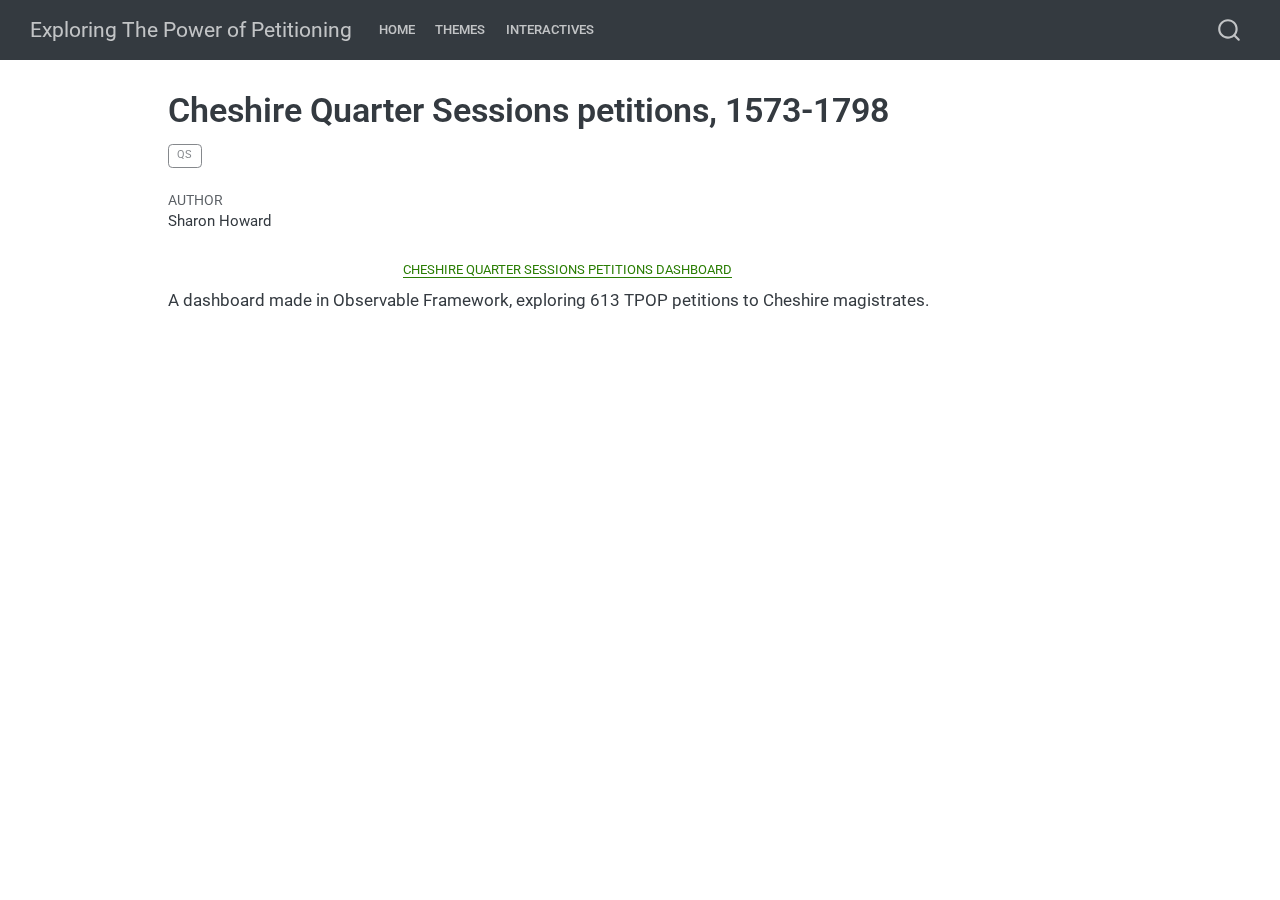
<file: docs/interactive/petitions-mindseye-dashboard.html>
<!DOCTYPE html>
<html xmlns="http://www.w3.org/1999/xhtml" lang="en" xml:lang="en"><head>

<meta charset="utf-8">
<meta name="generator" content="quarto-1.7.32">

<meta name="viewport" content="width=device-width, initial-scale=1.0, user-scalable=yes">

<meta name="author" content="Sharon Howard">

<title>Cheshire Quarter Sessions petitions, 1573-1798 – Exploring The Power of Petitioning</title>
<style>
code{white-space: pre-wrap;}
span.smallcaps{font-variant: small-caps;}
div.columns{display: flex; gap: min(4vw, 1.5em);}
div.column{flex: auto; overflow-x: auto;}
div.hanging-indent{margin-left: 1.5em; text-indent: -1.5em;}
ul.task-list{list-style: none;}
ul.task-list li input[type="checkbox"] {
  width: 0.8em;
  margin: 0 0.8em 0.2em -1em; /* quarto-specific, see https://github.com/quarto-dev/quarto-cli/issues/4556 */ 
  vertical-align: middle;
}
</style>


<script src="../site_libs/quarto-nav/quarto-nav.js"></script>
<script src="../site_libs/quarto-nav/headroom.min.js"></script>
<script src="../site_libs/clipboard/clipboard.min.js"></script>
<script src="../site_libs/quarto-search/autocomplete.umd.js"></script>
<script src="../site_libs/quarto-search/fuse.min.js"></script>
<script src="../site_libs/quarto-search/quarto-search.js"></script>
<meta name="quarto:offset" content="../">
<link href="../favicon.png" rel="icon" type="image/png">
<script src="../site_libs/quarto-html/quarto.js" type="module"></script>
<script src="../site_libs/quarto-html/tabsets/tabsets.js" type="module"></script>
<script src="../site_libs/quarto-html/popper.min.js"></script>
<script src="../site_libs/quarto-html/tippy.umd.min.js"></script>
<script src="../site_libs/quarto-html/anchor.min.js"></script>
<link href="../site_libs/quarto-html/tippy.css" rel="stylesheet">
<link href="../site_libs/quarto-html/quarto-syntax-highlighting-37eea08aefeeee20ff55810ff984fec1.css" rel="stylesheet" id="quarto-text-highlighting-styles">
<script src="../site_libs/bootstrap/bootstrap.min.js"></script>
<link href="../site_libs/bootstrap/bootstrap-icons.css" rel="stylesheet">
<link href="../site_libs/bootstrap/bootstrap-2e1c76687fb8e56fe79e3ab19f855661.min.css" rel="stylesheet" append-hash="true" id="quarto-bootstrap" data-mode="light">
<script id="quarto-search-options" type="application/json">{
  "location": "navbar",
  "copy-button": false,
  "collapse-after": 3,
  "panel-placement": "end",
  "type": "overlay",
  "limit": 50,
  "keyboard-shortcut": [
    "f",
    "/",
    "s"
  ],
  "show-item-context": false,
  "language": {
    "search-no-results-text": "No results",
    "search-matching-documents-text": "matching documents",
    "search-copy-link-title": "Copy link to search",
    "search-hide-matches-text": "Hide additional matches",
    "search-more-match-text": "more match in this document",
    "search-more-matches-text": "more matches in this document",
    "search-clear-button-title": "Clear",
    "search-text-placeholder": "",
    "search-detached-cancel-button-title": "Cancel",
    "search-submit-button-title": "Submit",
    "search-label": "Search"
  }
}</script>


<link rel="stylesheet" href="../styles.css">
</head>

<body class="nav-fixed quarto-light">

<div id="quarto-search-results"></div>
  <header id="quarto-header" class="headroom fixed-top">
    <nav class="navbar navbar-expand-lg " data-bs-theme="dark">
      <div class="navbar-container container-fluid">
      <div class="navbar-brand-container mx-auto">
    <a class="navbar-brand" href="../index.html">
    <span class="navbar-title">Exploring The Power of Petitioning</span>
    </a>
  </div>
            <div id="quarto-search" class="" title="Search"></div>
          <button class="navbar-toggler" type="button" data-bs-toggle="collapse" data-bs-target="#navbarCollapse" aria-controls="navbarCollapse" role="menu" aria-expanded="false" aria-label="Toggle navigation" onclick="if (window.quartoToggleHeadroom) { window.quartoToggleHeadroom(); }">
  <span class="navbar-toggler-icon"></span>
</button>
          <div class="collapse navbar-collapse" id="navbarCollapse">
            <ul class="navbar-nav navbar-nav-scroll me-auto">
  <li class="nav-item">
    <a class="nav-link" href="../index.html"> 
<span class="menu-text">Home</span></a>
  </li>  
  <li class="nav-item">
    <a class="nav-link" href="../themes/index.html"> 
<span class="menu-text">Themes</span></a>
  </li>  
  <li class="nav-item">
    <a class="nav-link" href="../interactive/"> 
<span class="menu-text">Interactives</span></a>
  </li>  
</ul>
          </div> <!-- /navcollapse -->
            <div class="quarto-navbar-tools">
</div>
      </div> <!-- /container-fluid -->
    </nav>
</header>
<!-- content -->
<div id="quarto-content" class="quarto-container page-columns page-rows-contents page-layout-article page-navbar">
<!-- sidebar -->
<!-- margin-sidebar -->
    <div id="quarto-margin-sidebar" class="sidebar margin-sidebar zindex-bottom">
        
    </div>
<!-- main -->
<main class="content" id="quarto-document-content">

<header id="title-block-header" class="quarto-title-block default">
<div class="quarto-title">
<h1 class="title">Cheshire Quarter Sessions petitions, 1573-1798</h1>
  <div class="quarto-categories">
    <div class="quarto-category">QS</div>
  </div>
  </div>



<div class="quarto-title-meta">

    <div>
    <div class="quarto-title-meta-heading">Author</div>
    <div class="quarto-title-meta-contents">
             <p>Sharon Howard </p>
          </div>
  </div>
    
  
    
  </div>
  


</header>


<div class="d-grid gap-2">
<button class="btn speciallink">
<a href="https://sharonhoward.github.io/mindseye_of/cheshire-petitions.html">Cheshire Quarter Sessions Petitions dashboard</a>
</button>
</div>
<p>A dashboard made in Observable Framework, exploring 613 TPOP petitions to Cheshire magistrates.</p>



</main> <!-- /main -->
<script id="quarto-html-after-body" type="application/javascript">
  window.document.addEventListener("DOMContentLoaded", function (event) {
    const icon = "";
    const anchorJS = new window.AnchorJS();
    anchorJS.options = {
      placement: 'right',
      icon: icon
    };
    anchorJS.add('.anchored');
    const isCodeAnnotation = (el) => {
      for (const clz of el.classList) {
        if (clz.startsWith('code-annotation-')) {                     
          return true;
        }
      }
      return false;
    }
    const onCopySuccess = function(e) {
      // button target
      const button = e.trigger;
      // don't keep focus
      button.blur();
      // flash "checked"
      button.classList.add('code-copy-button-checked');
      var currentTitle = button.getAttribute("title");
      button.setAttribute("title", "Copied!");
      let tooltip;
      if (window.bootstrap) {
        button.setAttribute("data-bs-toggle", "tooltip");
        button.setAttribute("data-bs-placement", "left");
        button.setAttribute("data-bs-title", "Copied!");
        tooltip = new bootstrap.Tooltip(button, 
          { trigger: "manual", 
            customClass: "code-copy-button-tooltip",
            offset: [0, -8]});
        tooltip.show();    
      }
      setTimeout(function() {
        if (tooltip) {
          tooltip.hide();
          button.removeAttribute("data-bs-title");
          button.removeAttribute("data-bs-toggle");
          button.removeAttribute("data-bs-placement");
        }
        button.setAttribute("title", currentTitle);
        button.classList.remove('code-copy-button-checked');
      }, 1000);
      // clear code selection
      e.clearSelection();
    }
    const getTextToCopy = function(trigger) {
        const codeEl = trigger.previousElementSibling.cloneNode(true);
        for (const childEl of codeEl.children) {
          if (isCodeAnnotation(childEl)) {
            childEl.remove();
          }
        }
        return codeEl.innerText;
    }
    const clipboard = new window.ClipboardJS('.code-copy-button:not([data-in-quarto-modal])', {
      text: getTextToCopy
    });
    clipboard.on('success', onCopySuccess);
    if (window.document.getElementById('quarto-embedded-source-code-modal')) {
      const clipboardModal = new window.ClipboardJS('.code-copy-button[data-in-quarto-modal]', {
        text: getTextToCopy,
        container: window.document.getElementById('quarto-embedded-source-code-modal')
      });
      clipboardModal.on('success', onCopySuccess);
    }
      var localhostRegex = new RegExp(/^(?:http|https):\/\/localhost\:?[0-9]*\//);
      var mailtoRegex = new RegExp(/^mailto:/);
        var filterRegex = new RegExp('/' + window.location.host + '/');
      var isInternal = (href) => {
          return filterRegex.test(href) || localhostRegex.test(href) || mailtoRegex.test(href);
      }
      // Inspect non-navigation links and adorn them if external
     var links = window.document.querySelectorAll('a[href]:not(.nav-link):not(.navbar-brand):not(.toc-action):not(.sidebar-link):not(.sidebar-item-toggle):not(.pagination-link):not(.no-external):not([aria-hidden]):not(.dropdown-item):not(.quarto-navigation-tool):not(.about-link)');
      for (var i=0; i<links.length; i++) {
        const link = links[i];
        if (!isInternal(link.href)) {
          // undo the damage that might have been done by quarto-nav.js in the case of
          // links that we want to consider external
          if (link.dataset.originalHref !== undefined) {
            link.href = link.dataset.originalHref;
          }
        }
      }
    function tippyHover(el, contentFn, onTriggerFn, onUntriggerFn) {
      const config = {
        allowHTML: true,
        maxWidth: 500,
        delay: 100,
        arrow: false,
        appendTo: function(el) {
            return el.parentElement;
        },
        interactive: true,
        interactiveBorder: 10,
        theme: 'quarto',
        placement: 'bottom-start',
      };
      if (contentFn) {
        config.content = contentFn;
      }
      if (onTriggerFn) {
        config.onTrigger = onTriggerFn;
      }
      if (onUntriggerFn) {
        config.onUntrigger = onUntriggerFn;
      }
      window.tippy(el, config); 
    }
    const noterefs = window.document.querySelectorAll('a[role="doc-noteref"]');
    for (var i=0; i<noterefs.length; i++) {
      const ref = noterefs[i];
      tippyHover(ref, function() {
        // use id or data attribute instead here
        let href = ref.getAttribute('data-footnote-href') || ref.getAttribute('href');
        try { href = new URL(href).hash; } catch {}
        const id = href.replace(/^#\/?/, "");
        const note = window.document.getElementById(id);
        if (note) {
          return note.innerHTML;
        } else {
          return "";
        }
      });
    }
    const xrefs = window.document.querySelectorAll('a.quarto-xref');
    const processXRef = (id, note) => {
      // Strip column container classes
      const stripColumnClz = (el) => {
        el.classList.remove("page-full", "page-columns");
        if (el.children) {
          for (const child of el.children) {
            stripColumnClz(child);
          }
        }
      }
      stripColumnClz(note)
      if (id === null || id.startsWith('sec-')) {
        // Special case sections, only their first couple elements
        const container = document.createElement("div");
        if (note.children && note.children.length > 2) {
          container.appendChild(note.children[0].cloneNode(true));
          for (let i = 1; i < note.children.length; i++) {
            const child = note.children[i];
            if (child.tagName === "P" && child.innerText === "") {
              continue;
            } else {
              container.appendChild(child.cloneNode(true));
              break;
            }
          }
          if (window.Quarto?.typesetMath) {
            window.Quarto.typesetMath(container);
          }
          return container.innerHTML
        } else {
          if (window.Quarto?.typesetMath) {
            window.Quarto.typesetMath(note);
          }
          return note.innerHTML;
        }
      } else {
        // Remove any anchor links if they are present
        const anchorLink = note.querySelector('a.anchorjs-link');
        if (anchorLink) {
          anchorLink.remove();
        }
        if (window.Quarto?.typesetMath) {
          window.Quarto.typesetMath(note);
        }
        if (note.classList.contains("callout")) {
          return note.outerHTML;
        } else {
          return note.innerHTML;
        }
      }
    }
    for (var i=0; i<xrefs.length; i++) {
      const xref = xrefs[i];
      tippyHover(xref, undefined, function(instance) {
        instance.disable();
        let url = xref.getAttribute('href');
        let hash = undefined; 
        if (url.startsWith('#')) {
          hash = url;
        } else {
          try { hash = new URL(url).hash; } catch {}
        }
        if (hash) {
          const id = hash.replace(/^#\/?/, "");
          const note = window.document.getElementById(id);
          if (note !== null) {
            try {
              const html = processXRef(id, note.cloneNode(true));
              instance.setContent(html);
            } finally {
              instance.enable();
              instance.show();
            }
          } else {
            // See if we can fetch this
            fetch(url.split('#')[0])
            .then(res => res.text())
            .then(html => {
              const parser = new DOMParser();
              const htmlDoc = parser.parseFromString(html, "text/html");
              const note = htmlDoc.getElementById(id);
              if (note !== null) {
                const html = processXRef(id, note);
                instance.setContent(html);
              } 
            }).finally(() => {
              instance.enable();
              instance.show();
            });
          }
        } else {
          // See if we can fetch a full url (with no hash to target)
          // This is a special case and we should probably do some content thinning / targeting
          fetch(url)
          .then(res => res.text())
          .then(html => {
            const parser = new DOMParser();
            const htmlDoc = parser.parseFromString(html, "text/html");
            const note = htmlDoc.querySelector('main.content');
            if (note !== null) {
              // This should only happen for chapter cross references
              // (since there is no id in the URL)
              // remove the first header
              if (note.children.length > 0 && note.children[0].tagName === "HEADER") {
                note.children[0].remove();
              }
              const html = processXRef(null, note);
              instance.setContent(html);
            } 
          }).finally(() => {
            instance.enable();
            instance.show();
          });
        }
      }, function(instance) {
      });
    }
        let selectedAnnoteEl;
        const selectorForAnnotation = ( cell, annotation) => {
          let cellAttr = 'data-code-cell="' + cell + '"';
          let lineAttr = 'data-code-annotation="' +  annotation + '"';
          const selector = 'span[' + cellAttr + '][' + lineAttr + ']';
          return selector;
        }
        const selectCodeLines = (annoteEl) => {
          const doc = window.document;
          const targetCell = annoteEl.getAttribute("data-target-cell");
          const targetAnnotation = annoteEl.getAttribute("data-target-annotation");
          const annoteSpan = window.document.querySelector(selectorForAnnotation(targetCell, targetAnnotation));
          const lines = annoteSpan.getAttribute("data-code-lines").split(",");
          const lineIds = lines.map((line) => {
            return targetCell + "-" + line;
          })
          let top = null;
          let height = null;
          let parent = null;
          if (lineIds.length > 0) {
              //compute the position of the single el (top and bottom and make a div)
              const el = window.document.getElementById(lineIds[0]);
              top = el.offsetTop;
              height = el.offsetHeight;
              parent = el.parentElement.parentElement;
            if (lineIds.length > 1) {
              const lastEl = window.document.getElementById(lineIds[lineIds.length - 1]);
              const bottom = lastEl.offsetTop + lastEl.offsetHeight;
              height = bottom - top;
            }
            if (top !== null && height !== null && parent !== null) {
              // cook up a div (if necessary) and position it 
              let div = window.document.getElementById("code-annotation-line-highlight");
              if (div === null) {
                div = window.document.createElement("div");
                div.setAttribute("id", "code-annotation-line-highlight");
                div.style.position = 'absolute';
                parent.appendChild(div);
              }
              div.style.top = top - 2 + "px";
              div.style.height = height + 4 + "px";
              div.style.left = 0;
              let gutterDiv = window.document.getElementById("code-annotation-line-highlight-gutter");
              if (gutterDiv === null) {
                gutterDiv = window.document.createElement("div");
                gutterDiv.setAttribute("id", "code-annotation-line-highlight-gutter");
                gutterDiv.style.position = 'absolute';
                const codeCell = window.document.getElementById(targetCell);
                const gutter = codeCell.querySelector('.code-annotation-gutter');
                gutter.appendChild(gutterDiv);
              }
              gutterDiv.style.top = top - 2 + "px";
              gutterDiv.style.height = height + 4 + "px";
            }
            selectedAnnoteEl = annoteEl;
          }
        };
        const unselectCodeLines = () => {
          const elementsIds = ["code-annotation-line-highlight", "code-annotation-line-highlight-gutter"];
          elementsIds.forEach((elId) => {
            const div = window.document.getElementById(elId);
            if (div) {
              div.remove();
            }
          });
          selectedAnnoteEl = undefined;
        };
          // Handle positioning of the toggle
      window.addEventListener(
        "resize",
        throttle(() => {
          elRect = undefined;
          if (selectedAnnoteEl) {
            selectCodeLines(selectedAnnoteEl);
          }
        }, 10)
      );
      function throttle(fn, ms) {
      let throttle = false;
      let timer;
        return (...args) => {
          if(!throttle) { // first call gets through
              fn.apply(this, args);
              throttle = true;
          } else { // all the others get throttled
              if(timer) clearTimeout(timer); // cancel #2
              timer = setTimeout(() => {
                fn.apply(this, args);
                timer = throttle = false;
              }, ms);
          }
        };
      }
        // Attach click handler to the DT
        const annoteDls = window.document.querySelectorAll('dt[data-target-cell]');
        for (const annoteDlNode of annoteDls) {
          annoteDlNode.addEventListener('click', (event) => {
            const clickedEl = event.target;
            if (clickedEl !== selectedAnnoteEl) {
              unselectCodeLines();
              const activeEl = window.document.querySelector('dt[data-target-cell].code-annotation-active');
              if (activeEl) {
                activeEl.classList.remove('code-annotation-active');
              }
              selectCodeLines(clickedEl);
              clickedEl.classList.add('code-annotation-active');
            } else {
              // Unselect the line
              unselectCodeLines();
              clickedEl.classList.remove('code-annotation-active');
            }
          });
        }
    const findCites = (el) => {
      const parentEl = el.parentElement;
      if (parentEl) {
        const cites = parentEl.dataset.cites;
        if (cites) {
          return {
            el,
            cites: cites.split(' ')
          };
        } else {
          return findCites(el.parentElement)
        }
      } else {
        return undefined;
      }
    };
    var bibliorefs = window.document.querySelectorAll('a[role="doc-biblioref"]');
    for (var i=0; i<bibliorefs.length; i++) {
      const ref = bibliorefs[i];
      const citeInfo = findCites(ref);
      if (citeInfo) {
        tippyHover(citeInfo.el, function() {
          var popup = window.document.createElement('div');
          citeInfo.cites.forEach(function(cite) {
            var citeDiv = window.document.createElement('div');
            citeDiv.classList.add('hanging-indent');
            citeDiv.classList.add('csl-entry');
            var biblioDiv = window.document.getElementById('ref-' + cite);
            if (biblioDiv) {
              citeDiv.innerHTML = biblioDiv.innerHTML;
            }
            popup.appendChild(citeDiv);
          });
          return popup.innerHTML;
        });
      }
    }
  });
  </script>
</div> <!-- /content -->




</body></html>
</file>
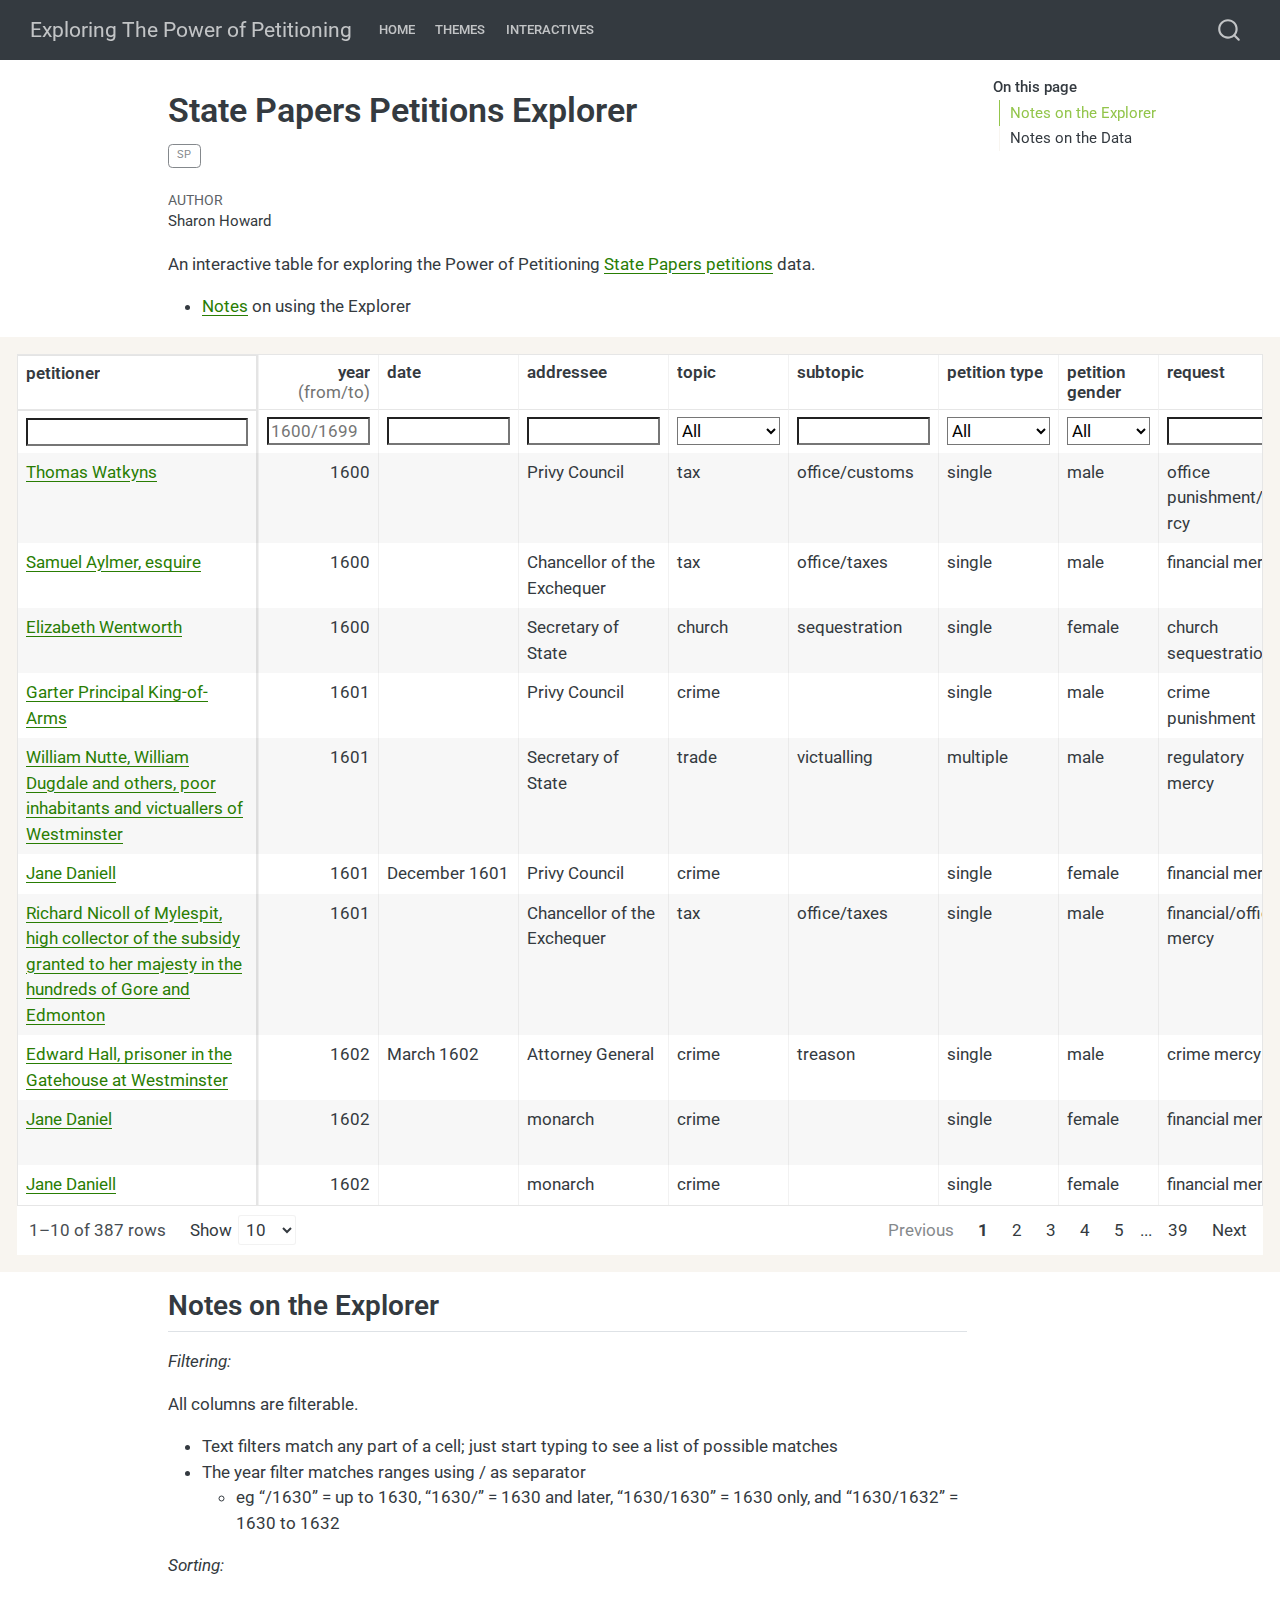
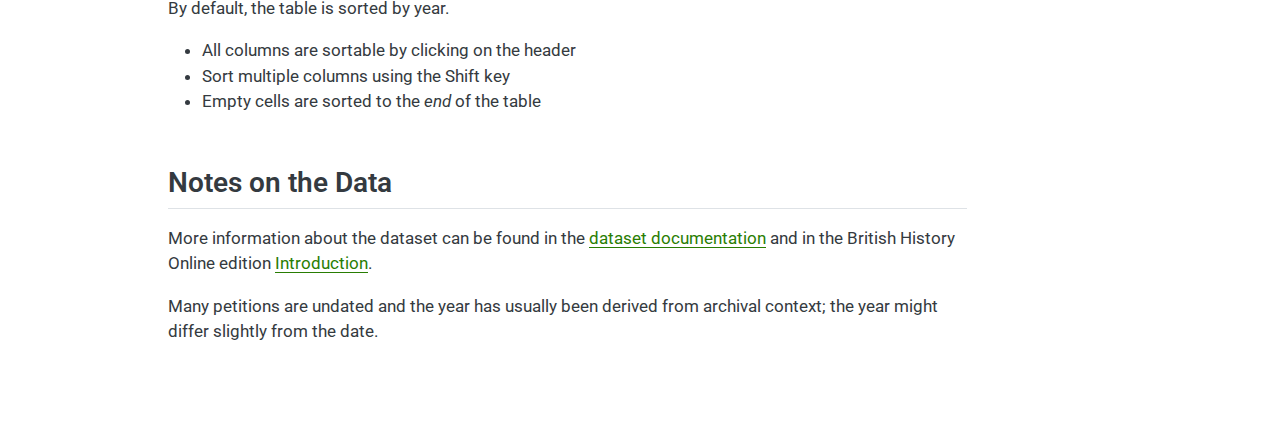
<file: docs/interactive/sp-petitions-explorer.html>
<!DOCTYPE html>
<html xmlns="http://www.w3.org/1999/xhtml" lang="en" xml:lang="en"><head>

<meta charset="utf-8">
<meta name="generator" content="quarto-1.7.32">

<meta name="viewport" content="width=device-width, initial-scale=1.0, user-scalable=yes">

<meta name="author" content="Sharon Howard">

<title>State Papers Petitions Explorer – Exploring The Power of Petitioning</title>
<style>
code{white-space: pre-wrap;}
span.smallcaps{font-variant: small-caps;}
div.columns{display: flex; gap: min(4vw, 1.5em);}
div.column{flex: auto; overflow-x: auto;}
div.hanging-indent{margin-left: 1.5em; text-indent: -1.5em;}
ul.task-list{list-style: none;}
ul.task-list li input[type="checkbox"] {
  width: 0.8em;
  margin: 0 0.8em 0.2em -1em; /* quarto-specific, see https://github.com/quarto-dev/quarto-cli/issues/4556 */ 
  vertical-align: middle;
}
</style>


<script src="../site_libs/quarto-nav/quarto-nav.js"></script>
<script src="../site_libs/quarto-nav/headroom.min.js"></script>
<script src="../site_libs/clipboard/clipboard.min.js"></script>
<script src="../site_libs/quarto-search/autocomplete.umd.js"></script>
<script src="../site_libs/quarto-search/fuse.min.js"></script>
<script src="../site_libs/quarto-search/quarto-search.js"></script>
<meta name="quarto:offset" content="../">
<link href="../favicon.png" rel="icon" type="image/png">
<script src="../site_libs/quarto-html/quarto.js" type="module"></script>
<script src="../site_libs/quarto-html/tabsets/tabsets.js" type="module"></script>
<script src="../site_libs/quarto-html/popper.min.js"></script>
<script src="../site_libs/quarto-html/tippy.umd.min.js"></script>
<script src="../site_libs/quarto-html/anchor.min.js"></script>
<link href="../site_libs/quarto-html/tippy.css" rel="stylesheet">
<link href="../site_libs/quarto-html/quarto-syntax-highlighting-37eea08aefeeee20ff55810ff984fec1.css" rel="stylesheet" id="quarto-text-highlighting-styles">
<script src="../site_libs/bootstrap/bootstrap.min.js"></script>
<link href="../site_libs/bootstrap/bootstrap-icons.css" rel="stylesheet">
<link href="../site_libs/bootstrap/bootstrap-2e1c76687fb8e56fe79e3ab19f855661.min.css" rel="stylesheet" append-hash="true" id="quarto-bootstrap" data-mode="light">
<script id="quarto-search-options" type="application/json">{
  "location": "navbar",
  "copy-button": false,
  "collapse-after": 3,
  "panel-placement": "end",
  "type": "overlay",
  "limit": 50,
  "keyboard-shortcut": [
    "f",
    "/",
    "s"
  ],
  "show-item-context": false,
  "language": {
    "search-no-results-text": "No results",
    "search-matching-documents-text": "matching documents",
    "search-copy-link-title": "Copy link to search",
    "search-hide-matches-text": "Hide additional matches",
    "search-more-match-text": "more match in this document",
    "search-more-matches-text": "more matches in this document",
    "search-clear-button-title": "Clear",
    "search-text-placeholder": "",
    "search-detached-cancel-button-title": "Cancel",
    "search-submit-button-title": "Submit",
    "search-label": "Search"
  }
}</script>
<script src="../site_libs/core-js-2.5.3/shim.min.js"></script>
<script src="../site_libs/react-18.2.0/react.min.js"></script>
<script src="../site_libs/react-18.2.0/react-dom.min.js"></script>
<script src="../site_libs/reactwidget-2.0.0/react-tools.js"></script>
<link href="../site_libs/htmltools-fill-0.5.9/fill.css" rel="stylesheet">
<script src="../site_libs/htmlwidgets-1.6.4/htmlwidgets.js"></script>
<link href="../site_libs/reactable-0.4.4/reactable.css" rel="stylesheet">
<script src="../site_libs/reactable-binding-0.4.4/reactable.js"></script>


<link rel="stylesheet" href="../styles.css">
</head>

<body class="nav-fixed quarto-light">

<div id="quarto-search-results"></div>
  <header id="quarto-header" class="headroom fixed-top">
    <nav class="navbar navbar-expand-lg " data-bs-theme="dark">
      <div class="navbar-container container-fluid">
      <div class="navbar-brand-container mx-auto">
    <a class="navbar-brand" href="../index.html">
    <span class="navbar-title">Exploring The Power of Petitioning</span>
    </a>
  </div>
            <div id="quarto-search" class="" title="Search"></div>
          <button class="navbar-toggler" type="button" data-bs-toggle="collapse" data-bs-target="#navbarCollapse" aria-controls="navbarCollapse" role="menu" aria-expanded="false" aria-label="Toggle navigation" onclick="if (window.quartoToggleHeadroom) { window.quartoToggleHeadroom(); }">
  <span class="navbar-toggler-icon"></span>
</button>
          <div class="collapse navbar-collapse" id="navbarCollapse">
            <ul class="navbar-nav navbar-nav-scroll me-auto">
  <li class="nav-item">
    <a class="nav-link" href="../index.html"> 
<span class="menu-text">Home</span></a>
  </li>  
  <li class="nav-item">
    <a class="nav-link" href="../themes/index.html"> 
<span class="menu-text">Themes</span></a>
  </li>  
  <li class="nav-item">
    <a class="nav-link" href="../interactive/"> 
<span class="menu-text">Interactives</span></a>
  </li>  
</ul>
          </div> <!-- /navcollapse -->
            <div class="quarto-navbar-tools">
</div>
      </div> <!-- /container-fluid -->
    </nav>
</header>
<!-- content -->
<div id="quarto-content" class="quarto-container page-columns page-rows-contents page-layout-article page-navbar">
<!-- sidebar -->
<!-- margin-sidebar -->
    <div id="quarto-margin-sidebar" class="sidebar margin-sidebar">
        <nav id="TOC" role="doc-toc" class="toc-active">
    <h2 id="toc-title">On this page</h2>
   
  <ul>
  <li><a href="#notes-on-the-explorer" id="toc-notes-on-the-explorer" class="nav-link active" data-scroll-target="#notes-on-the-explorer">Notes on the Explorer</a></li>
  <li><a href="#notes-on-the-data" id="toc-notes-on-the-data" class="nav-link" data-scroll-target="#notes-on-the-data">Notes on the Data</a></li>
  </ul>
</nav>
    </div>
<!-- main -->
<main class="content page-columns page-full" id="quarto-document-content">

<header id="title-block-header" class="quarto-title-block default">
<div class="quarto-title">
<h1 class="title">State Papers Petitions Explorer</h1>
  <div class="quarto-categories">
    <div class="quarto-category">SP</div>
  </div>
  </div>



<div class="quarto-title-meta">

    <div>
    <div class="quarto-title-meta-heading">Author</div>
    <div class="quarto-title-meta-contents">
             <p>Sharon Howard </p>
          </div>
  </div>
    
  
    
  </div>
  


</header>


<p>An interactive table for exploring the Power of Petitioning <a href="https://www.british-history.ac.uk/petitions/state-papers">State Papers petitions</a> data.</p>
<ul>
<li><a href="#notes">Notes</a> on using the Explorer</li>
</ul>
<div class="cell page-columns page-full">
<div class="cell-output-display column-screen-inset-shaded">
<div class="reactable html-widget html-fill-item" id="data-table" style="width:auto;height:auto;"></div>
<script type="application/json" data-for="data-table">{"x":{"tag":{"name":"Reactable","attribs":{"data":{"petition_id":[1,2,3,4,5,6,7,8,9,10,11,12,13,14,15,16,17,18,19,20,21,22,23,24,25,26,27,28,29,30,31,32,33,34,35,36,37,38,39,40,41,42,43,44,45,46,47,48,49,50,51,52,53,54,55,56,57,58,59,60,61,62,63,64,65,66,67,68,69,70,71,72,73,74,75,76,77,78,79,80,81,82,83,84,85,86,87,88,89,90,91,92,93,94,95,96,97,98,99,100,101,102,103,104,105,106,107,108,109,110,111,112,113,114,115,116,117,118,119,120,121,122,123,124,125,126,127,128,129,130,131,132,133,134,135,136,137,138,139,140,141,142,143,144,145,146,147,148,149,150,151,152,153,154,155,156,157,158,159,160,161,162,163,164,165,166,167,168,169,170,171,172,173,174,175,176,177,178,179,180,181,182,183,184,185,186,187,188,189,190,191,192,193,194,195,196,197,198,199,200,201,202,203,204,205,206,207,208,209,210,211,212,213,214,215,216,217,218,219,220,221,222,223,224,225,226,227,228,229,230,231,232,233,234,235,236,237,238,239,240,241,242,243,244,245,246,247,248,249,250,251,252,253,254,255,256,257,258,259,260,261,262,263,264,265,266,267,268,269,270,271,272,273,274,275,276,277,278,279,280,281,282,283,284,285,286,287,288,289,290,291,292,293,294,295,296,297,298,299,300,301,302,303,304,305,306,307,308,309,310,311,312,313,314,315,316,317,318,319,320,321,322,323,324,325,326,327,328,329,330,331,332,333,334,335,336,337,338,339,340,341,342,343,344,345,346,347,348,349,350,351,352,353,354,355,356,357,358,359,360,361,362,363,364,365,366,367,368,369,370,371,372,373,374,375,376,377,378,379,380,381,382,383,384,385,386,387],"petitioner":["Thomas Watkyns","Samuel Aylmer, esquire","Elizabeth Wentworth","Garter Principal King-of-Arms","William Nutte, William Dugdale and others, poor inhabitants and victuallers of Westminster","Jane Daniell","Richard Nicoll of Mylespit, high collector of the subsidy granted to her majesty in the hundreds of Gore and Edmonton","Edward Hall, prisoner in the Gatehouse at Westminster","Jane Daniel","Jane Daniell","Jane Daniell","Henry Dobby","Jane Daniell","John Daniell, prisoner in the Fleet","John Daniell, prisoner in the Fleet","Jane Daniell, wife of John Daniell","William Udall","Sir John Cuttes, knight","Sir Henry Fanshawe, knight","The merchants trading for Malaga in Spain","Robert Wright and William Barker, treasurer and chancellor of the cathedral church of St Andrews in Wells","Marie Hills, widow of Gabriell Hills","John Norden","The inhabitants of the towns on the west side of Cambridgeshire bordering the river Ouse","The customs officers in the port of London","George Selby, knight, and Henry Chapman, MPs for Newcastle upon Tyne","The poor of the Company of Clothworkers","The merchants of England most intolerably vexed with the Spanish cruelties","The foreign merchants trading in this realm","William Freeman, Robert Brooke and company merchants","Sir Fulk Grevill, knight","Sir William Irvinge, knight","William Mosse","William Morse","Daniell Brames","Francis Galbreth, serjeant of his majesty's pantry","Marey Carliell, widow of Christopher Carliell, governor of Nocfergus in Ireland","William Coombe of Dorset, shoemaker","The poor fishermen of the cinque ports and other haven towns in England","The tenants, farmers and inhabitants of the king's manor of King's Norton, Worcestershire","John Daniell, esquire","The bailiffs, burgers and commonalty of Tewkesbury","Sir Richard Assheton, late sheriff of Lancashire","Thomas Fortescue, esquire","Robert Swinglehurst, John Proctor and other tenants of the crown, of the manor of Sladburne, Yorkshire","Sir Robert Stewart","Sir Anthony Ashley","Agnes Appleby, widow of Robert Appleby","The mayor, bailiffs and burgesses of the borough of Berwick upon Tweed","Robert Meverell, esquire","Thomas Wilson, clerk, keeper of the king's records","The clerk of the signet and the privy seal","Roger Bassett","George Brabant and Richard Dighton, keepers of the East and West parks of Branspeth, co. Durham","David Dromounde","Julius Watson of Congeston, Leicestershire, clerk","Samuell Willingham, clerk, parson of Stayn, Lincolnshire","Robert Lathorpe","The ancient Company of Merchant Adventurers","Members of the old Merchant Adventurers Company who have joined the new Company","Thomas Chaloner, gentleman","Martyn Lumley, citizen and alderman of London","Thomas Mullins","Andrew Rand and John Rand of Deal, mariners","Robert Godfrey, son of William Godfrey, late porter of the castle of Dover","The Company of Merchant Adventurers of the new trade of London","John Clavell, esquire","Mathew Poker","Henry Gibbe","Margerye Bredgate and Elizabeth Poker, grandmother and mother of Mathew Poker","John Folkingham, preacher at Burton upon Trent","Thomas Napleton of Feversham","The fellowship of Merchant Adventurers","William Brereton","David Sampson, a poor labourer and now prisoner in the Marshalsea","Paule Vinion","The Eastland merchants","The Commissioners of Sewers for Cambridge and Ely","John Edwardes, esquire, now prisoner in the Marshalsea","The drapers of Shrewsbury and Oswestry","John Thorneton of Lydd, yeoman","Phillip Jones, citizen and merchant of London","Edward Harwaid, lately a poor prisoner in the town and port of Heith","The attendants of his majesty's chapel","John Dawson, citizen and stationer of London","Giles Waters","The leatherdressers of the borough of Southwark","The Lady Mary Buckley, widow","John Houlter","Thomas Jenman, a poor and distressed copyholder of the manor of Hartly Mawditt, co. Southampton","William Andrew, John Carnaby, John Martin and Thomas Muninge, mariners","Edward Nicholas","Hugo Vanmerof and Jacob de the Wryter","Dame Katharine Mompesson","Raphe Farmer, one of the gentleman of the royal chapel","Thomas Austyn, gentleman","John Hanmer, bishop nominate of St Asaph","Arthur Newman, prisoner at the prince's suit","Thomas Bedam, a poor condemned seafaring man","The Muscovia Company trading to Greenland","Certain Scottish captains and officers","Captain Rychard Gyffard","Charles Aty, poor distressed prisoner","The barons of the Cinque Ports, two ancient towns and their members","Poor distressed subjects in Dunkarke prison","John Pulford, esquire","Sir Dudly Diggs, knight, prisoner in the Fleet","Peter Canon","Sir Robert Killigrew, knight, captain of the fort of Pendennis in Cornwall","James Wallace, Scotsman","John Cooke, esquire, keeper of Hartwell Park in the honour of Grafton","John Andrewes, gunner","Simeon Fincham and John Dover, prisoners in the Fleet","William Sneades","Hugh Perry, Thomas Eyans, John Hide and others","Sir Allen Appesley, knight lieutenant of the Tower","David Ramsey","John Thornborough, Bishop of Worcester","William Romney, carpenter's mate of HM's ship the Adventer","Thomas Squire, public notary","Briant Winne, purser of HM's ship the Happie Enterance","Thomas Rumny of Chatham, ship's carpenter","Sir Richard Graham, knight and baronet","Joseph Harrison and Henry Goodwin, gentleman","Ellin Charlton, a poor distressed widow","Sir William Russell, knight and baronet, treasurer of HM's Navy","Hugh Morrell and Charles Snelling, merchants","Benjamyn Couper, alderman of Great Yarmouth","The justices of the peace in the county of Berkshire","John Delbridge of Barnestaple, merchant","Phillip Clarkson","John Waterman, carpenter of HM's ship the Mary Rose","Sir Thomas Canon, knight","Sir Thomas Canon, knight","Richard King","William Thomas, purser of HM's ship the Anthelopp","Charles Hawkins, master and part owner of the Matthew of Ipswich","John Suckliff","John Bridgehampton, master gunner of the Happy Entrance, and the rest of the master gunners of the Navy","Thomas Askew, water bailiff to Sir Dudley Diggs knight for the manor of Feversham","100 poor creditors","Nathaniell Edwardes, William Cane, Robert Seaman and others","Milicent Birkenhead, widow, Patrick Crayford and Edward Thorowgood","Thomas Chicheley, high sheriff of Cambridgeshire","John Mesurier of Guernezey, mercer","William Hanson, Henry Austen, James Symonds Thomas Holt, and other creditors of Sir Sampson Darrell","Phillip, Earl of Chesterfeild","The wholesale tradesmen of London who frequent the two annual fairs at Bristol","William Shelly","Thomas Gibbs, prisoner in Dover castle","John Dixon of Ipswich, labourer","Robert and Margarett Buckley, distressed children of Sir Richard Buckley of Bewmorris knight deceased","William Carne, esquire","John Leaver","Sir Alexander Hume","William Brookinge, a poor tailor of Plympton in Devon","41 of the leading persons of Cornwall","Henry Coghill, esquire","The late Company of Saltmakers of the South and North Sheildes","Sir Thomas Holt, Edward Holt his eldest son, and Elizabeth wife of Edward","Edmund Chapman","John Wilkinson","John Meredith, gentleman","Humphrey Streeth, esquire, on behalf of Robert Milleran, infant","Peter Archer","Mary Edd, widow","Sir William Russell, baronet","Robert Long, esquire","Thomas Danby, gentleman under sheriff of Sir Thomas Danby, high sheriff of Yorkshire","The merchants trading in Spanish wines","Francis Pare of St Leonard Shoreditch, carter","The merchants trading to the straits of Spain, Portugal and France","Stiles Sowgate of Harwich, merchant","Thomas Millard, gunner's mate of the Swallow","Edmond Felton, gentleman","The Lady Gee","Richard Vickris of Bristol, merchant","Robert Curtis, master of the Porpes of Hith in Kent","John Welles, clerk of the instores for HM's Navy at Deptford","William Ryley, Lancaster Herald, and one of the clerks of the records in the Tower","The inhabitants of the distressed county of Cumberland","Phillips Newgion, soldier to Major Bromhall","Richard Crossing, late of Exeter, merchant","Robert Mawson, one of Captain Johnson's troop","Christopher Milles","Hester Whyte, widow of Danyell Whyte","The masters of ships trading to Newcastle for coal","William Sykes of Hull, merchant","The owners of the ship Constant Warwicke","The ancient officers of the Kentish regiment now under the command of Colonel Lilburne","John Langleye, late trooper under his excellency's command","Jasper Mayne, DD","Walter Cary and Henry Jones, gentlemen","The knights, gentry, clergy and commonalty of Kent subscribed by the grand jury","Captain Adam Bayner, Captain Thomas King, Captain Owen and others","Joseph Edmondson of Kendall, Westmorland","The overseers and rulers of the watermen of the river Thames","Richard Shakerly of Topsham, mariner","Elias Slearke, waterman","The inhabitants of the town of Woolwich","George Shawe of Stayne Moore, Westmorland","George Wood, commissary for the clothing of the soldiers in Ireland","Colonel George Crompton","The six gunners now acting service for the safety of the Tower of London","Robert Launson, shipwright","The governor, deputy assistants and fellowship of the merchant adventurers of England","The governor, deputy assistants and fellowship of the merchant adventurers of England","Thomas, Earl of Cleveland","The Muscovia Company adventurers to Greenland","Thomas Billingsley","Edward, Earl of Worcester, now prisoner in the Tower","William Starke, Richard Lewis and Mathew Arnold, masters of several ships of Yarmouth","Joseph Ames, master of the Hart frigate of Yarmouth","George Reade of London, merchant","Peter Darton of Barnstable, mariner","Sir John Jacob, Sir Job Harby, and Sir Nicholas Crispe","Thomas Rickett, master of the Plover","Humble Ward, esquire","Thomas Kelsey, lieutenant of Dover Castle, Walter Walker, judge of the Admiralty of Cinque Ports, and others","Thomas Marshall, collector of the customs at Rye","John Blackmore, on behalf of the officers and soldiers of General Disbrowe's regiment","Lady Margaret Levingston, Mistress Bridgett Bray, Mistress Judeth Hobson, and Mistress Frances Blundew","Henry Wilson","The sons and executors of Sir Peter Rychant, deceased","Jacob Rowse","Henry Roach, John Wright, William Wood and partners of Wapping, mastmakers","Major Edward Basse","Robert Jennings","Sir Thomas Vyner, knight, and Edward Backwell of London, goldsmith","Stephen Bownd, minister of the gospel","Peter Witham, minister and master of arts of Sydney College Cambridge","Henry Scobell","Mary Pitman, wife of George Pitman, boatswain of the Tradagh frigate","Richard Cord, mariner","Seth Ward D.D., professor of astronomy in Oxford","Major John Harris, prisoner in Lambeth House","Colonel Thomas Ceely, late governor of Lyme Regis","Richard Harvie","Captain John Cramp, James Sadler and others, the late owners of the ship Consent of London","Sir George Booth, prisoner in the Tower","Guthbert Atkinson and 11 other masters of ships at Newcastle upon Tyne","Sir George Ayscough, knight","Walter Brydall, gentleman","James Maule, esquire","Thomas Ceely of the king's Lifeguard","Richard Williams, one of the yeomen ushers of the king's great chamber","Ralph Ironside, clerk","Reginald Forster","Nathaniel Smith","Thomas Killegrew, groom of the king's bedchamber and Sir William Davenant, gentlemen of the king's privy chamber","Charles, Earl of Norwich","Sir Gilbert Talbot, master of the king's jewel house","The churchwardens and overseers of the poor of the parish of St Martin in the Fields on behalf of their poor","William Christian, gentleman","William, Viscount of Stafford","William, Viscount of Stafford","George, Duke of Buckingham","Francis Roper, esquire","Thomas Rogers, labourer of Distington, Cumberland","The Company of Royal Adventurers of England trading into Africa","Colonel Robert Broughton","Richard Erwin, gentleman sewer to the king","George Paule, esquire","John Burges, ship's carpenter","Captain John Roach","John Hunt, boatswain","John Malet, esquire","The Royal Fishing Company","Edward Burton of London, merchant","John Godsuffe","William Baber, powdermaker","Samuell Dunninge, John Carter, Margret Tison, Susan Williams, prisoners in Surrey county gaol","The churchwardens and overseers of the poor of St Martins in the Fields","21 soldiers lately in the king's company in his majesty's Regiment of Guards","George Nichols","Charles, Lord Gerrard","William Fernely of Ipswich","John Skelton","Frances Ligneere, granddaughter of Sir Thomas Merry one of the late king's clerks of the Green cloth","Patricke Archer, merchant","The Lady Fanshawe, relict of Sir Richard Fanshawe deceased","Robert Bird of Tonge in the county of Salop","Thomas Vahan","Thomas Grey, esquire","Lewis Sulpice Jonquier and Martin Corbonell, Frenchmen and now prisoners in Newgate","The distressed widow Dergofsky","John Glanvill, MA, fellow of St Peters college in Cambridge","Merchants of London and Dartmouth, traders to Newfoundland in dried fish","Nicholas Throckmorton, Robert Philips, Joseph Booth, Thomas Wenborne and Benjamin Herne","Joseph Jackson","John Backhusios, on behalf of himself and other owners of the ship St John Evangelist","Captain Crow","Jasper Kaus and John Le Verroo, merchants","William Bowdon, ropemaker in Woolwich ropeyard","Edward Sturton, MD, on behalf of himself and the inhabitants of Spalding","Valentine Hollifield and Samuell Hirons","Sir William Boreman","Sir Maurice Eustace, knight","John Grove, the Master Plasterer","Robert Watts of Rumford in the county of Essex, labourer","Joane Thorndell","Peter Heringhook and other merchants and Thomas Blake, master of the Flying Hare","Sir John Shorter and others concerned in the four ships destroyed by the Dutch in the Elve near Hambourg","Sir Peter Wyche, knight","Robert Breton of London, merchant","Elizabeth Lady Clifford, widow of Thomas Lord Clifford","Francis Savage, esquire","Sir John Godolphin knight, vice-admiral of north Cornwall","Henry Bishop of London, the king's chaplain","The governor and fellowship of Merchant Adventurers of England","William Hoare, clerk, chaplain to the king","John Every, Thomas Chiffinch, Anthony Vane, John Walthew, William Shaw and James Windebank","John Every, Thomas Chiffinch, Anthony Vane, John Walther, William Shaw and James Windebank","The grooms of the king's privy chamber and the gentlemen ushers quarter waiters","Mary Collier, widow and mother of Richard Collier, a poor scholar aged about 9 years","Mary Collier, widow","Sir Thomas Wolstenholme, baronet","Henry Tompkins, junior","Charles Ray, gentleman","William Charlton, barrister at law","William Challoner, freeman of the City of London and Bristol","Elizabeth, relict and administratrix of John Simpson, late jeweller to the king","Nathaniel Thompson","Ann Fitzharris, wife of Edward Fitzharris esquire, prisoner in the Gatehouse","John Jones, one of the king's apothecaries in ordinary","Alexander, Earl of Eglintoun","Bernard Dennis","Rowland St. John, gentleman","John Booth, gentleman","John Booth, gentleman","Thomas Goddard, esquire","John Guillim, late captain in the king's guards etc","Peter Stepkin of London, gentleman","Peter Stepkin of London, gentleman","The Lady Petre","Richard, Lord Maitland","Robert West, prisoner in the Marshalsea","The JPs and grand jury of Wiltshire at the quarter sessions","John Briscoe","The master, wardens and assistants of Trinity House","Henry Serle, esquire","Samuel Heron, Peter Martell and William Miles of London, merchants","Martha Gamlyn, widow","The bailiffs, wardens and assistants of the Company of Weavers London","The woollen manufacturers of Gloucestershire","The clothiers of Suffolk and Essex","Inhabitants of Calne, Wiltshire","Trustees of the free school in Calne, Wiltshire","Jean Douglas","Francis Price, vicar of Blackburn, Lancashire","The mayor, bailiffs and commonalty of the city of Exeter","Sir Robert Dillington, Major John Leigh and others, on behalf of the inhabitants of the Isle of Wight","Captain Thomas Symondes","The president and college of physicians in London","Patrick Macdonnell, gentleman, and Owen Bannahan, late quartermaster in a troop of Irish dragoons","John Warren of Grays Inn, esquire","John Clapp, Joseph Pitts and John Gould of Colyton, and Daniell Cleaveland and Nathaniell Smith of Honiton","George Howse, gentleman","John and Thomas Temple, owners of the ship Bristoll of London","The judges of Kings Bench, Common Pleas and Exchequer","Robert Gorges, doctor of laws","Michaell Huitt","Thomas Gallentine, merchant burgher, inhabitant of Gdansk and subject of the king of Poland","Robert Maynwaring and others, poor or alms knights of Windsor","William Fuller, gentleman","The officers, innkeepers, and clothiers that served in, quartered, and clothed the army in 1677","John Weale, master of the science of single rapier","John Mitchell, captain of the Rooke, on behalf of himself and other owners of the ship","James Corry, esquire","Robert Mackarrell, merchant","The protestant creditors of Colonel John Browne","Sir Thomas Hacket and Colonel Dudly Colclough on behalf of themselves and other creditors of Colonel John Browne","Captain Connor O Bryan","Captain Conor O Brien","Shadrack Cooke and William Snatt clerks, prisoners in Newgate","The JPs and gentlemen of Leicestershire and the mayor and aldermen of the borough of Leicester","The Lord Mountgomery","Sarah Heywood","Michael Schade, master mariner, born in the king's dominion of Graafschap Lingen","William Hoare clerk, chaplain to your majesty","Edmund Soame, esquire","James Vincent","John Martin of Rochester, vintner","Samuel Shepheard, Gilbert Heathcote and Henry Tate on behalf of themselves and other owners of the Adventure","John Haynes","Andrew and Jeronimy Clifford of London, merchants, late inhabitants of Surinam in the West Indies","James Plunckett of Castle Plunckett in the county of Roscommon"],"year":[1600,1600,1600,1601,1601,1601,1601,1602,1602,1602,1602,1603,1603,1603,1603,1604,1604,1604,1604,1605,1605,1605,1605,1606,1606,1606,1606,1607,1607,1607,1607,1608,1608,1608,1608,1609,1609,1609,1609,1610,1610,1610,1610,1611,1611,1611,1611,1612,1612,1612,1612,1613,1613,1613,1613,1614,1614,1614,1615,1615,1615,1615,1616,1616,1616,1616,1617,1617,1617,1617,1618,1618,1618,1618,1619,1619,1619,1619,1620,1620,1620,1620,1621,1621,1621,1621,1622,1622,1622,1622,1623,1623,1623,1623,1624,1624,1624,1624,1625,1625,1625,1625,1626,1626,1626,1626,1627,1627,1627,1627,1628,1628,1628,1628,1629,1629,1629,1629,1630,1630,1630,1630,1631,1631,1631,1631,1632,1632,1632,1632,1633,1633,1633,1633,1634,1634,1634,1634,1635,1635,1635,1635,1636,1636,1636,1636,1637,1637,1637,1637,1638,1638,1638,1638,1639,1639,1639,1639,1640,1640,1640,1640,1641,1641,1641,1641,1642,1642,1642,1642,1643,1643,1643,1643,1644,1644,1644,1644,1645,1645,1645,1645,1646,1646,1646,1646,1647,1647,1647,1647,1648,1648,1648,1648,1649,1649,1649,1649,1650,1650,1650,1650,1651,1651,1651,1651,1652,1652,1652,1652,1653,1653,1653,1653,1654,1654,1654,1654,1655,1655,1655,1655,1656,1656,1656,1656,1657,1657,1657,1657,1658,1658,1658,1658,1659,1659,1659,1659,1660,1660,1660,1660,1661,1661,1661,1661,1662,1662,1662,1662,1663,1663,1663,1663,1664,1664,1664,1664,1665,1665,1665,1665,1666,1666,1666,1666,1667,1667,1667,1667,1668,1668,1668,1668,1669,1669,1669,1669,1670,1670,1670,1670,1671,1671,1671,1671,1672,1672,1672,1672,1673,1673,1673,1673,1674,1674,1674,1674,1675,1675,1675,1675,1676,1676,1676,1676,1677,1677,1677,1677,1678,1678,1678,1678,1679,1679,1679,1679,1680,1680,1680,1680,1681,1681,1681,1681,1682,1682,1682,1682,1683,1683,1683,1683,1684,1684,1684,1684,1685,1685,1685,1685,1686,1686,1686,1686,1687,1687,1687,1687,1688,1688,1688,1688,1689,1689,1689,1689,1690,1690,1690,1690,1692,1692,1692,1692,1693,1693,1693,1694,1695,1695,1695,1695,1696,1696,1696,1696,1697,1697,1698,1698,1698,1699,1699,1699,1699],"date":[null,null,null,null,null,"December 1601",null,"March 1602",null,null,null,null,null,null,null,null,"5 April 1604",null,null,null,null,null,null,null,null,null,null,null,null,null,null,null,null,null,null,null,null,null,null,null,null,null,null,null,null,null,null,null,null,null,"1 June 1612",null,null,null,null,null,null,null,null,null,null,null,null,null,null,null,null,null,null,null,null,null,null,null,null,null,null,null,null,null,null,null,null,null,null,null,null,null,null,null,null,"February 1622/3",null,null,null,null,null,null,null,null,null,null,null,null,"9 January 1625/6",null,null,null,null,null,null,null,null,null,null,null,null,null,null,null,null,null,null,null,null,null,null,null,null,null,null,null,null,null,null,null,"January 1633/4",null,null,null,null,"January 1634/5",null,null,null,null,null,null,null,null,null,null,null,null,null,null,"3 January 1638/9",null,null,null,null,null,null,null,null,null,null,null,null,null,null,null,null,null,null,null,null,null,null,null,null,null,null,null,null,null,null,null,null,null,null,null,null,"18 May 1648",null,null,null,null,null,null,null,null,null,null,null,null,null,null,null,"6 January 1651/2",null,null,"10 January 1652/3",null,null,null,null,null,null,null,null,null,null,null,null,null,null,null,null,null,null,null,null,null,null,null,null,"25 January 1658/9",null,null,null,null,null,null,null,null,null,null,null,null,null,null,null,null,null,null,null,null,null,null,null,null,null,null,null,null,null,null,null,null,null,null,null,null,null,null,null,null,null,null,"9 January 1669/70",null,null,null,null,null,null,null,null,null,null,null,null,null,null,null,null,null,null,null,null,null,null,null,null,null,null,null,null,null,null,null,null,null,null,null,null,null,null,null,null,null,null,null,null,null,null,null,null,null,null,null,null,null,null,null,null,"15 January 1684",null,null,null,null,null,null,null,null,null,null,null,"August 1687",null,null,null,null,null,null,null,null,null,null,null,null,null,null,null,null,null,null,null,null,null,null,null,null,null,null,null,null,null,null,null,null,null,null,null,null,null],"addressee":["Privy Council","Chancellor of the Exchequer","Secretary of State","Privy Council","Secretary of State","Privy Council","Chancellor of the Exchequer","Attorney General","monarch","monarch","Lord Treasurer","Lord Treasurer","Lord Keeper of the Great Seal","Lord Treasurer","Lord Keeper of the Great Seal","monarch","Secretary of State","monarch","monarch","monarch","monarch","Secretary of State","monarch","unknown","monarch","Secretary of State","Secretary of State","monarch","Privy Council","Secretary of State","monarch","monarch","Lord Treasurer","Commissioners for Leases","Secretary of State","Secretary of State","Secretary of State","Secretary of State","monarch","monarch","Chief Baron of the Exchequer","Secretary of State","Secretary of State","Secretary of State","Secretary of State","monarch","Secretary of State","Secretary of State","Secretary of State","Secretary of State","monarch","monarch","monarch","Lord Chamberlain","monarch","bishop","Lord Chief Baron","Lord Chamberlain","Privy Council","Privy Council","Privy Council","Lord Chamberlain","Master of the Rolls","Lord Warden of the Cinque Ports","Lord Warden of the Cinque Ports","Privy Council","Master of the Rolls","Lord Warden of the Cinque Ports","monarch","Lord Warden of the Cinque Ports","monarch","Lord Warden of the Cinque Ports","monarch","Lord Treasurer","Privy Council","monarch","Privy Council","Privy Council","Privy Council","Privy Council","Lord Warden of the Cinque Ports","monarch","Lord Warden of the Cinque Ports","Lord Chamberlain","Archbishop of Canterbury","Lord Warden of the Cinque Ports","Solicitor General","Lord Warden of the Cinque Ports","Lord Warden of the Cinque Ports","Lord Warden of the Cinque Ports","Privy Council","Prince of Wales","Privy Council","monarch","monarch","monarch","monarch","Chancellor to the Prince of Wales","monarch","Privy Council","monarch","Privy Council","Privy Council","Lord Warden of the Cinque Ports","monarch","Privy Council","Privy Council","Lord Warden of the Cinque Ports","Privy Council","monarch","royal favourite","Lord Warden of the Cinque Ports","Privy Council","monarch","Admiralty","monarch","monarch","Attorney General","Admiralty","Admiralty","Admiralty","Admiralty","monarch","monarch","monarch","monarch","Privy Council","Privy Council","Privy Council","Privy Council","Admiralty","Admiralty","monarch","monarch","Admiralty","Admiralty","Admiralty","monarch","Admiralty","Admiralty","Lord Keeper of the Great Seal","monarch","monarch","monarch","Privy Council","Privy Council","Privy Council","Privy Council","Privy Council","Lord Treasurer","Secretary of State","monarch","monarch","Archbishop of Canterbury","monarch","Judge of the Arches","sheriff","Privy Council","monarch","monarch","monarch","Privy Council","Master of the Court of Wards","Master of the Court of Wards","Master of the Court of Wards","Master of the Court of Wards","monarch","unknown","Chancellor of the Exchequer","parliament: House of Commons","parliament","parliament: House of Commons","Admiralty","Admiralty","Committee of Safety","local committee for government","Admiralty","Lord High Admiral","Admiralty","Committee of the Revenue","parliament: House of Commons","county commander","Committee for Prize Goods","local committee","local committee of safety","local committee of safety","Admiralty","parliament: House of Lords","Admiralty","parliament","Army","monarch","Captain General","parliament","parliament: House of Commons","local commissioners for compounding","Admiralty","Council of State","Admiralty","Council of State","local commissioners for compounding","Council of State","Council of State","Council of State","Admiralty","Council of State","parliament","Council of State","Council of State","Council of State","Council of State","Council of State","Council of State","Admiralty","Privy Council","monarch","Admiralty","Trustees for the Sale of Forest Lands","monarch","Council of State","Council of State","monarch","Council of State","Council of State","Admiralty","monarch","monarch","monarch","monarch and Privy Council","monarch","monarch","parliament","Admiralty","Admiralty","monarch and Privy Council","Council of State","monarch","Admiralty","Council of State","Committee of Safety","Admiralty","Admiralty","monarch","monarch","monarch","monarch","monarch","monarch","monarch","monarch","monarch","monarch","Secretary of State","monarch and Privy Council","monarch","monarch","monarch","monarch","monarch","monarch","monarch","monarch","monarch","Admiralty","monarch","Admiralty","monarch","monarch","monarch","Admiralty","monarch","monarch","monarch","Secretary of State","monarch","monarch","monarch","monarch","monarch","monarch","monarch","monarch","monarch","monarch","monarch","monarch","monarch","monarch","monarch","Governors of St. Bartholomew's Hospital","Secretary of State","monarch","monarch","Admiralty","monarch","monarch","monarch","monarch","monarch","monarch","Secretary of State","monarch","monarch","monarch","monarch and Privy Council","monarch","monarch","monarch","monarch","monarch","monarch","monarch","monarch","monarch","monarch","Secretary of State","monarch","monarch","Secretary of State","monarch","Lord Mayor of London","monarch","monarch","monarch","monarch","monarch","monarch","monarch","Privy Council","monarch","Secretary of State","monarch","monarch","monarch","monarch","monarch","monarch","monarch","monarch","monarch","monarch","monarch and Privy Council","monarch","monarch","monarch","monarch","monarch","monarch","monarch","bishop","monarch","monarch","monarch","monarch","Secretary of State","monarch","monarch","monarch","parliament: House of Commons","monarch","monarch","monarch","monarch and Privy Council","parliament","parliament","parliament","monarch","monarch","monarch","monarch","Lord Deputy of Ireland","Lords Justices of Ireland","monarch","parliament: House of Commons","monarch","monarch","monarch","monarch","monarch","monarch","parliament: House of Commons","monarch","unknown","monarch","monarch","monarch","monarch"],"topic":["tax","tax","church","crime","trade","crime","tax","crime","crime","crime","crime","crime","crime","crime","crime","crime","crime","other royal office","other royal office","trade","church","trade","other royal office","land","tax","trade","trade","trade","trade","trade","other royal office","other royal office","land","land","trade","land","land","land","trade","land","crime","land","other royal office","other royal office","land","other royal office","crime","other royal office","infrastructure","land","crime","other royal office","military","other royal office","land","crime","crime","lawsuit","trade","trade","military","lawsuit","lawsuit","trade","other royal office","trade","lawsuit","crime","land","crime","church","crime","trade","crime","crime","trade","trade","infrastructure","crime","trade","tax","trade","lawsuit","church","trade","crime","trade","lawsuit","lawsuit","lawsuit","trade","other royal office","crime","diplomacy/travel","church","other royal office","church","lawsuit","crime","trade","military","trade","tax","other royal office","diplomacy/travel","lawsuit","crime","other royal office","military","military","other royal office","military","crime","crime","trade","land","tax","church","military","military","military","military","church","infrastructure","crime","trade","trade","crime","infrastructure","trade","military","military","land","land","tax","military","military","crime","military","trade","military","crime","diplomacy/travel","tax","crime","military","tax","trade","tax","trade","crime","lawsuit","trade","trade","trade","lawsuit","military","lawsuit","trade","other royal office","crime","trade","lawsuit","lawsuit","crime","lawsuit","crime","land","other royal office","trade","military","trade","trade","military","military","other royal office","trade","trade","military","other royal office","military","military","trade","military","military","military","trade","military","military","military","military","church","land","other","military","crime","military","military","trade","military","crime","military","military","military","military","trade","trade","crime","trade","trade","crime","trade","trade","military","trade","land","military","land","other royal office","tax","military","charity","military","trade","military","military","land","school/university","trade","church","church","other royal office","military","military","school/university","crime","land","church","trade","crime","trade","military","other royal office","other","land","crime","church","land","other royal office","lawsuit","land","other royal office","charity","crime","other","other","land","tax","land","trade","other","other royal office","land","military","military","military","land","trade","diplomacy/travel","military","military","crime","charity","military","school/university","lawsuit","crime","crime","lawsuit","land","other royal office","military","trade","trade","crime","monetary grant","school/university","trade","crime","charity","trade","monetary grant","trade","military","school/university","crime","trade","land","trade","crime","crime","trade","trade","trade","trade","land","crime","trade","church","trade","church","other royal office","other royal office","other royal office","school/university","school/university","tax","crime","crime","other","church","monetary grant","trade","crime","church","crime","crime","crime","monetary grant","tax","diplomacy/travel","military","lawsuit","lawsuit","crime","crime","crime","crime","trade","trade","land","trade","crime","trade","trade","trade","school/university","school/university","crime","church","other","military","military","trade","crime","other royal office","crime","military","trade","other royal office","other royal office","other royal office","trade","charity","crime","military","military","trade","land","trade","lawsuit","lawsuit","land","land","crime","trade","diplomacy/travel","lawsuit","trade","trade","other","charity","military","trade","trade","trade","crime"],"subtopic":["office/customs","office/taxes","sequestration",null,"victualling",null,"office/taxes","treason",null,null,null,"enclosure",null,null,null,null,"treason","office/park","office/exchequer","Spain","office/church","retail","office/DuchyOfCornwall","fens","office/customs","coals","cloth","Spain","cloth","Spain","office/CouncilOfWales","office/CityOfLondon","tenancy","tenancy","cloth",null,null,"tenancy","fishing","office",null,null,"office/sheriff","office/alienations","tenancy","office/woods","StarChamber","office/leather","bridge","wardship",null,"office/PrivySeal","office/crossbow-making","office/park","debt","church","church","law/debt","cloth","cloth","mining/pension","law/debt","law","shipwreck","office/porter","cloth","law/Chancery",null,null,null,"office/church",null,"LowCountries",null,"fire","glassmaking","taxation","CommissionOfSewers","libel","cloth","poor","office/hops","law/CinquePorts","taxation","printing","speech","leather","law/CinquePorts","law/CinquePorts","law/StarChamber","coastal","office/GreenWax","theft","travel","office","office/law","pluralism","debt/royal","piracy","fishing","wages","shipping","debt/customs","office/CinquePorts","diplomacy/mariners","debt","speech","office/CinquePorts","pay","debt/Admiralty","office/park","office/military","housing","murder","shipping/piracy",null,null,"office","office/shipbuilding","office/Admiralty","office/navy","office/shipbuilding","jurisdiction","harbours",null,"Moscovy","coals",null,"carriage","tobacco","office/navy","office/shipbuilding","tenancy","tenancy","office/customs","office/navy","office/navy",null,"office/navy","fishing","debt/navy","violence","office/passports","office/ShipMoney",null,"debt/navy","ShipMoney","internal","ShipMoney","shipping","speech","inheritance/paternity","office/tobacco","bookselling","tobacco","law/Arches","supplies","debt","saltmaking","office/baronet","manslaughter","hats","law/Wards","law/Wards","contempt","law/Wards",null,null,"office/under-sheriff","Spain","supplies","overseas","coastal","navy/wages","engines","office/receiver","navy","coastal","office/navy","office/herald","quarterage","supplies","coastal","army/wages","quarterage","quarterage","coals","supplies","navy","office/army","army/wages","office","sequestration","policy/peace","army/wages","delinquency","navy/impressment","navy/shipping","customs","navy/dockyard","delinquency","army/supplies","army/supplies","army/wages","office/navy","Hamburg","Hamburg","POW","fishing","probate","treason","coals","sugar","office/navy",null,"debt/forests","office/navy","forests","office/CinquePorts","office/customs","army/supplies",null,"army/wages","shipping","navy/office","navy/supplies",null,"office/university","silver","office","sequestration","office/parliament","navy/wages","navy/wages","office/university","POW","Exchequer","office",null,null,"overseas","navy/supplies","office/JewelHouse","office/diving","inheritance","treason","office","woodland","office/clerk","office/theatre","coal","office/JewelHouse","poverty/relief","treason","title","title",null,"PollTax",null,"Africa","treasure","office/RoyalHousehold","waste","navy/carpenter","navy/pension","navy/boatswain",null,"coinage","office/diplomacy","navy/surgeon","supplies",null,"poverty/relief","army","office/university","law/debt","homicide","homicide","debt/royal",null,"office/exchequer",null,"baking","fair","theft","financial","university/church","fishing","coining","hospital","privateer","financial","wine","navy/ropemaking","charity/school","theft","printing","mills","plastering","infanticide",null,"shipping","shipping","printing","shipping","mines","slander","shipping","office","shipping","office","office/RoyalHousehold","office/RoyalHousehold","office/RoyalHousehold","school/place","school/place","office/customs","felony","libel","town/office","religion","debt/royal","publishing","treason","office","homicide",null,"homicide","financial","office/customs","diplomacy/office","financial","law/debt","law/debt","treason","treason",null,"coining","papermaking","shipping","building","fishing","treason","silk","cloth","cloth","school/office","school/office","coining","office","town charter","quarterage","financial","publishing","treason","office/assizes","treason",null,"shipping/EastIndia","office/judgeship","office/SecretaryOfState","office/forest","shipping/Poland","alms",null,"supplies","office","shipping/privateering",null,"shipping","law/debt","law/debt","inheritance","inheritance","non-juroring","coinage","travel","documents","shipping/military","shipping","election","almshouse","supplies","shipping/mutiny","wool","WestIndies","treason"],"petition_type":["single","single","single","single","multiple","single","single","single","single","single","single","single","single","single","single","single","single","single","single","collective","multiple","single","single","collective","collective","multiple","collective","collective","collective","multiple","single","single","single","single","single","single","single","single","collective","collective","single","collective","single","single","multiple","single","single","single","collective","single","single","single","single","multiple","single","single","single","single","collective","collective","single","single","single","multiple","single","collective","single","single","single","multiple  on behalf","single","single","collective","single","single","single","collective","collective","single","collective","single","single","single","collective","single","single","collective","single","single","single","multiple","single","multiple","single","single","single","single","single","single","collective","collective","single","single","collective","collective","single","single","single","single","single","single","single","multiple","single","multiple","single","single","single","single","single","single","single","single","multiple","single","single","multiple","single","collective","single","single","single","single","single","single","single","single","single","single","single","collective","multiple","multiple","single","single","multiple","single","collective","single","single","single","multiple","single","single","single","single","collective","single","collective","multiple","single","single","single","multiple  on behalf","single","single","single","single","single","collective","single","collective","single","single","single","single","single","single","single","single","collective","single","single","single","single","single","collective","single","collective","collective","single","single","multiple","collective","multiple","single","collective","single","single","collective","single","single","single","collective","single","collective","collective","single","collective","single","single","multiple","single","single","single","multiple","single","single","multiple","single","single","multiple","single","collective","single","multiple","single","single","multiple","single","single","single","single","single","single","single","single","single","multiple","single","collective","single","single","single","single","single","single","single","single","multiple","single","single","collective","single","single","single","single","single","single","collective","single","single","single","single","single","single","single","collective","single","single","single","multiple","collective","collective","single","single","single","single","single","single","single","single","single","single","multiple","single","single","collective","multiple","single","multiple","single","multiple","single","single","multiple","single","single","single","single","single","multiple","single","single","single","single","single","single","single","collective","single","multiple","multiple","collective","multiple  on behalf","single","single","single","single","single","single","single","single","single","single","single","single","single","single","single","single","single","single","single","single","single","single","collective","single","collective","single","multiple","single","collective","collective","collective","collective","collective","single","single","collective","multiple","single","collective","multiple","single","multiple","single","multiple","collective","single","single","single","multiple","single","collective","single","single","single","single","collective","multiple","single","single","multiple","collective","single","single","single","multiple","single","single","single","multiple","single","multiple","single"],"petition_gender":["male","male","female","male","male","female","male","male","female","female","female","male","female","male","male","female","male","male","male","n/a","male","female","male","n/a","n/a","male","n/a","n/a","n/a","male","male","male","male","male","male","male","female","male","n/a","n/a","male","n/a","male","male","male","male","male","female","n/a","male","male","male","male","male","male","male","male","male","n/a","n/a","male","male","male","male","male","n/a","male","male","male","mixed","male","male","n/a","male","male","male","n/a","n/a","male","n/a","male","male","male","n/a","male","male","n/a","female","male","male","male","male","male","female","male","male","male","male","male","n/a","n/a","male","male","n/a","n/a","male","male","male","male","male","male","male","male","male","male","male","male","male","male","male","male","male","male","male","female","male","male","male","n/a","male","male","male","male","male","male","male","male","male","male","male","n/a","male","mixed","male","male","male","male","n/a","male","male","male","mixed","male","male","male","male","n/a","male","n/a","mixed","male","male","male","male","male","female","male","male","male","n/a","male","n/a","male","male","male","female","male","male","male","male","n/a","male","male","male","male","female","n/a","male","n/a","n/a","male","male","male","n/a","mixed","male","n/a","male","male","n/a","male","male","male","n/a","male","n/a","n/a","male","n/a","male","male","male","male","male","male","male","male","male","male","male","male","female","male","n/a","male","male","male","male","male","male","male","male","female","male","male","male","male","male","male","male","n/a","male","male","male","male","male","male","male","male","male","male","male","n/a","male","male","male","male","male","male","n/a","male","male","male","male","male","male","male","n/a","male","male","male","mixed","n/a","n/a","male","male","male","male","female","male","female","male","male","male","male","female","male","n/a","male","male","male","male","male","male","male","male","male","male","male","male","female","male","male","male","male","female","male","male","male","n/a","male","male","male","n/a","mixed","female","male","male","male","male","male","female","male","female","male","male","male","male","male","male","male","male","male","male","female","male","male","n/a","male","n/a","male","male","female","n/a","n/a","n/a","n/a","n/a","female","male","n/a","male","male","n/a","male","male","male","male","male","n/a","male","male","male","male","male","n/a","male","male","male","male","n/a","male","male","male","male","n/a","male","female","male","male","male","male","male","male","male","male","male"],"request":["office punishment/mercy","financial mercy","church sequestration","crime punishment","regulatory mercy","financial mercy","financial/office mercy","crime mercy","financial mercy","financial mercy","financial mercy","crime punishment","financial mercy","financial mercy","financial mercy","financial mercy","crime mercy","office appointment","office appointment","crime punishment","church officeholding","licence grant","office appointment","improvement exemption","office renumeration","statute oppose","statute support","licence grant","duty oppose","diplomacy aid","office renumeration","office renumeration","tenancy maintain","tenancy maintain","duty oppose","land grant","land grant","tenancy maintain","duty impose","office replace","financial mercy","bond exemption","financial mercy","office renumeration","tenancy maintain","financial grant","crime mercy","office appointment","financial grant","land maintain","crime punishment","office renumeration","office appointment","office maintain","financial grant","crime mercy","crime mercy","debt arbitration","licence grant","licence grant","financial grant","debt arbitration","law arbitration","financial arbitration","office grant","charter maintain","law mercy","crime mercy","land grant","crime mercy","office grant","crime mercy","licence grant","financial mercy","crime mercy","licence grant","assessment mitigation","jurisdiction grant","crime mercy","licence grant","law arbitration","office grant","law mercy","tax exemption","licence grant","crime mercy","apprenticeship impose","law punishment","law punishment","law mercy","licence grant","office grant","crime mercy","licence grant","office maintain","office grant","licence grant","debt mercy","crime mercy","licence grant","wages pay","licence grant","debt mercy","privileges grant","diplomacy aid","law arbitration","crime mercy","office maintain","wages pay","debt arbitration","office maintain","office grant","crime mercy","crime mercy","possession grant","financial grant","financial grant","privileges grant","office grant","office grant","office grant","office grant","jurisdiction grant","office grant","crime mercy","law arbitration","law arbitration","crime mercy","service exemption","licence grant","office grant","office grant","tenancy maintain","tenancy maintain","office grant","office reimbursement","financial reimbursement","financial grant","privileges grant","regulatory mercy","debt arbitration","crime punishment","office maintain","assessment regulate","crime mercy","debt arbitration","law mercy","licence grant","law mercy","crime mercy","crime mercy","law arbitration","office maintain","law mercy","office grant","law mercy","supplies grant","law mercy","financial mercy","privileges grant","crime mercy","regulatory punishment","law arbitration","law arbitration","law mercy","law arbitration","crime mercy","law arbitration","office reimbursement","duty mitigation","financial reimbursement","naval action","licence grant","wages pay","office grant","office punishment","financial reimbursement","licence grant","office pay","office pay","financial reimbursement","financial reimbursement","financial reimbursement","wages pay","financial reimbursement","financial reimbursement","licence grant","financial reimbursement","licence grant","office grant","wages pay","office grant","financial reimbursement","change policy","wages pay","crime mercy","licence grant","financial reimbursement","crime mercy","supplies grant","crime mercy","office restore","supplies grant","wages pay","office grant","licence grant","licence grant","crime mercy","licence grant","law arbitration","financial grant","licence grant","licence grant","office grant","financial mercy","debt mercy","office maintain","financial grant","stipend pay","office reimbursement","supplies grant","financial grant","wages pay","licence grant","office grant","supplies reimburse","financial grant","office restore","licence grant","office grant","crime mercy","salary pay","wages pay","wages pay","financial maintain","crime mercy","land maintain","office grant","licence grant","crime mercy","convoy grant","supplies reimburse","office grant","office grant","land grant","financial grant","office grant","licence grant","financial grant","law arbitration","land maintain","salary pay","financial grant","crime mercy","privileges grant","privileges grant","land grant","financial grant","law arbitration","financial grant","licence grant","financial grant","land grant","office grant","pension grant","office grant","land grant","licence grant","office grant","wages pay","debt pay","crime mercy","financial grant","licence grant","office grant","law arbitration","crime mercy","crime mercy","financial arbitration","law arbitration","office grant","financial grant","licence grant","licence grant","crime mercy","financial grant","licence grant","licence grant","crime mercy","pension maintain","licence grant","financial grant","licence grant","office grant","licence grant","crime mercy","licence grant","land maintain","office grant","crime mercy","crime mercy","diplomacy aid","debt pay","licence grant","licence grant","land grant","financial recompene","financial reimbursement","office grant","licence revoke","office grant","wages raise","wages raise","wages raise","scholarship grant","scholarship grant","office grant","crime mercy","crime mercy","office grant","scheme support","financial grant","licence grant","crime mercy","office grant","crime mercy","crime mercy","crime mercy","financial grant","office grant","financial grant","financial grant","office grant","office grant","crime mercy","crime mercy","crime mercy","crime mercy","licence grant","licence grant","law mercy","licence grant","crime mercy","trade support","trade support","trade support","office grant","office grant","crime mercy","office retain","charter grant","imposition exemption","financial grant","licence grant","crime mercy","office retain","crime mercy","office grant","financial reimbursement","wages raise","office grant","office grant","law arbitration","allowance retain","crime mercy","financial reimbursement","office grant","prize grant","land grant","financial mercy","law arbitration","law arbitration","financial grant","law mercy","crime mercy","mint establish","passport grant","documents deliver","financial reimbursement","diplomacy aid","election arbitrate","pension grant","financial reimbursement","crime punishment","financial reimbursement","diplomacy aid","crime mercy"],"reference":["TNA SP 12/274 f. 85","TNA SP 46/42 f. 36","TNA SP 46/42 f. 61","TNA SP 12/279 f. 181","TNA SP 12/281 unfol.","TNA SP 12/283 f. 40","TNA SP 46/42 f. 106","TNA SP 12/283a f. 100","TNA SP 12/283a f. 43","TNA SP 12/285 f. 46","TNA SP 46/55 f. 129","TNA SP 46/42 f. 234","TNA SP 46/55 f. 218","TNA SP 46/55 f. 228","TNA SP 46/55 f. 232","TNA SP 14/6 f. 149","TNA SP 14/7 f. 20","TNA SP 14/7 f. 293","TNA SP 14/8 f. 192","TNA SP 14/12 f. 105","TNA SP 14/12 f. 164","TNA SP 14/12 f. 167","TNA SP 14/12 f. 6","TNA SP 14/18 f. 154","TNA SP 14/18 f. 194","TNA SP 14/18 f. 78","TNA SP 14/20 f. 26","TNA SP 14/26 f. 127","TNA SP 14/26 f. 13","TNA SP 14/26 f. 132","TNA SP 14/28 f. 26","TNA SP 14/31 f. 139","TNA SP 14/34 f. 95","TNA SP 14/34 f. 96","TNA SP 14/35 f. 45","TNA SP 14/43 f. 14","TNA SP 14/43 f. 47","TNA SP 14/43 f. 65","TNA SP 14/45 f. 31","TNA SP 14/52 f. 30","TNA SP 14/52 f. 43","TNA SP 14/53 f. 61","TNA SP 14/53 f. 81","TNA SP 14/61 f. 107","TNA SP 14/61 f. 128","TNA SP 14/61 f. 192","TNA SP 14/61 f. 81","TNA SP 14/68 f. 185","TNA SP 14/68 f. 29","TNA SP 14/68 f. 72","TNA SP 14/69 f. 105","TNA SP 14/72 f. 11","TNA SP 14/72 f. 184","TNA SP 14/75 f. 50","TNA SP 14/75 f. 92","TNA SP 14/77 f. 15","TNA SP 14/77 f. 29","TNA SP 14/78 f. 164","TNA SP 14/80 f. 172","TNA SP 14/80 f. 201","TNA SP 14/80 f. 59","TNA SP 14/81 f. 25","TNA SP 14/86 f. 108","TNA SP 14/86 f. 125","TNA SP 14/86 f. 24","TNA SP 14/86 f. 75","TNA SP 14/90 f. 120","TNA SP 14/90 f. 16","TNA SP 14/90 f. 222","TNA SP 14/90 f. 74","TNA SP 14/95 f. 125","TNA SP 14/96 f. 165","TNA SP 14/96 f. 97","TNA SP 46/70 f. 164","TNA SP 14/105 f. 104","TNA SP 14/105 f. 25","TNA SP 14/105 f. 54","TNA SP 14/105 f. 72","TNA SP 14/112 f. 11","TNA SP 14/112 f. 72","TNA SP 14/112 f. 80","TNA SP 14/112 f. 88","TNA SP 14/119 f. 129","TNA SP 14/119 f. 273","TNA SP 14/119 f. 68","TNA SP 14/119 f. 97","TNA SP 14/127 f. 30","TNA SP 14/127 f. 75","TNA SP 14/127 f. 89","TNA SP 14/127 f. 90","TNA SP 14/138 f. 103","TNA SP 14/138 f. 182","TNA SP 14/138 f. 2","TNA SP 14/138 f. 76","TNA SP 14/158 f. 15","TNA SP 14/158 f. 97","TNA SP 14/159 f. 2","TNA SP 46/164 f. 102","TNA SP 14/181 f. 24","TNA SP 14/181 f. 87","TNA SP 14/182 f. 128","TNA SP 14/182 f. 95","TNA SP 16/18 f. 24","TNA SP 16/18 f. 42","TNA SP 16/18 f. 46","TNA SP 16/523 f. 11","TNA SP 16/47 f. 10","TNA SP 16/47 f. 14","TNA SP 16/49 f. 10","TNA SP 16/49 f. 16","TNA SP 16/528 f. 17","TNA SP 16/90 f. 117","TNA SP 16/90 f. 82","TNA SP 16/91 f. 45","TNA SP 16/131 f. 13","TNA SP 16/131 f. 4","TNA SP 16/131 f. 6","TNA SP 16/131 f. 7","TNA SP 16/158 f. 30","TNA SP 16/158 f. 37","TNA SP 16/158 f. 44","TNA SP 16/158 f. 6","TNA SP 16/182 f. 1","TNA SP 16/182 f. 10","TNA SP 16/182 f. 25b","TNA SP 16/182 f. 50","TNA SP 16/210 f. 14","TNA SP 16/210 f. 23","TNA SP 16/210 f. 29","TNA SP 16/210 f. 34","TNA SP 16/231 f. 14","TNA SP 16/231 f. 31","TNA SP 16/231 f. 8","TNA SP 16/231 f. 9","TNA SP 16/258 f. 13","TNA SP 16/258 f. 15","TNA SP 16/258 f. 29","TNA SP 16/258 f. 42","TNA SP 16/282 f. 14","TNA SP 16/282 f. 57","TNA SP 16/282 f. 61","TNA SP 16/282 f. 69","TNA SP 16/311 f. 32","TNA SP 16/311 f. 54","TNA SP 16/536 f. 1","TNA SP 16/536 f. 250","TNA SP 16/343 f. 12","TNA SP 16/343 f. 77","TNA SP 16/343 f. 80","TNA SP 16/343 f. 87","TNA SP 16/378 f. 15","TNA SP 16/378 f. 19","TNA SP 16/378 f. 21","TNA SP 16/378 f. 89","TNA SP 16/403 f. 22","TNA SP 16/409 f. 20","TNA SP 16/409 f. 22","TNA SP 16/409 f. 80","TNA SP 16/403 f. 82","TNA SP 16/441 f. 135","TNA SP 16/441 f. 14","TNA SP 16/441 f. 41","TNA SP 16/476 f. 123","TNA SP 16/476 f. 130","TNA SP 16/476 f. 72","TNA SP 16/476 f. 89","TNA SP 16/488 f. 208","TNA SP 16/488 f. 97","TNA SP 16/489 f. 103","TNA SP 16/489 f. 116","TNA SP 16/497 f. 34","TNA SP 16/497 f. 6","TNA SP 16/497 f. 9","TNA SP 16/497 f. 96","TNA SP 16/500 f. 124","TNA SP 16/500 f. 91","TNA SP 16/501 f. 128","TNA SP 16/501 f. 46","TNA SP 16/507 f. 125","TNA SP 16/507 f. 15","TNA SP 16/507 f. 170","TNA SP 16/539/3 f. 48","TNA SP 16/513/2 f. 104","TNA SP 16/539/3 f. 143","TNA SP 16/539/3 f. 153","TNA SP 16/539/3 f. 169","TNA SP 16/515/1 f. 53","TNA SP 16/515/1 f. 91","TNA SP 16/515/2 f. 85","TNA SP 16/539/4 f. 23","TNA SP 16/516 f. 35","TNA SP 16/516 f. 42","TNA SP 16/516 f. 5","TNA SP 16/516 f. 65","TNA SP 18/1 f. 56","TNA SP 46/104 f. 121","TNA SP 46/95 f. 111","TNA SP 46/95 f. 136","TNA SP 18/9 f. 137","TNA SP 18/9 f. 67","TNA SP 46/104 f. 279","TNA SP 46/95 f. 284","TNA SP 18/15 f. 26","TNA SP 18/15 f. 69","TNA SP 46/114 f. 7","TNA SP 46/96 f. 44","TNA SP 46/96 f. 109","TNA SP 46/96 f. 140","TNA SP 46/96 f. 15","TNA SP 84/159 f. 107","TNA SP 18/32 f. 66","TNA SP 18/32 f. 89","TNA SP 18/32 f. 89a","TNA SP 46/114 f. 98","TNA SP 18/65 f. 3","TNA SP 18/65 f. 48","TNA SP 18/78 f. 213","TNA SP 46/109 f. 53","TNA SP 18/94 f. 1","TNA SP 18/94 f. 13","TNA SP 18/94 f. 46","TNA SP 18/94 f. 5","TNA SP 18/123 f. 75","TNA SP 46/101 f. 164","TNA SP 46/117 f. 230","TNA SP 46/98 f. 1c","TNA SP 18/153 f. 13","TNA SP 18/153 f. 27","TNA SP 18/153 f. 32","TNA SP 18/153 f. 38","TNA SP 18/179 f. 49","TNA SP 18/179 f. 60","TNA SP 18/187 f. 145","TNA SP 18/187 f. 91","TNA SP 18/200 f. 29","TNA SP 18/200 f. 31","TNA SP 18/200 f. 33","TNA SP 18/207 f. 104","TNA SP 18/219 f. 103","TNA SP 18/219 f. 53","TNA SP 18/220 f. 36","TNA SP 18/220 f. 5","TNA SP 29/28 f. 90","TNA SP 29/29 f. 121","TNA SP 29/29 f. 2","TNA SP 29/29 f. 63","TNA SP 29/49 f. 21","TNA SP 29/49 f. 48","TNA SP 29/49 f. 8","TNA SP 29/49 f. 95","TNA SP 29/67 f. 153","TNA SP 29/67 f. 17","TNA SP 29/67 f. 207","TNA SP 29/67 f. 75","TNA SP 29/90 f. 149","TNA SP 29/90 f. 151","TNA SP 29/90 f. 86","TNA SP 29/91 f. 13","TNA SP 29/110 f. 129","TNA SP 29/110 f. 13","TNA SP 29/110 f. 59","TNA SP 29/110 f. 96","TNA SP 29/144 f. 127","TNA SP 29/145 f. 45","TNA SP 29/146 f. 107","TNA SP 29/146 f. 58","TNA SP 29/188 f. 34","TNA SP 29/188 f. 36","TNA SP 29/188 f. 37","TNA SP 29/188 f. 49","TNA SP 29/232 f. 243","TNA SP 29/232 f. 244","TNA SP 29/232 f. 58","TNA SP 29/233 f. 47","TNA SP 29/254 f. 20","TNA SP 29/254 f. 22","TNA SP 29/254 f. 56","TNA SP 29/254 f. 91","TNA SP 29/272 f. 55","TNA SP 29/272 f. 57","TNA SP 29/272 f. 58","TNA SP 29/272 f. 74","TNA SP 29/287/1 f. 101","TNA SP 29/287/1 f. 187","TNA SP 29/287/1 f. 206","TNA SP 29/287/1 f. 75","TNA SP 29/302 f. 154","TNA SP 29/302 f. 167","TNA SP 29/302 f. 238","TNA SP 29/302 f. 239","TNA SP 29/332 f. 153","TNA SP 29/332 f. 165","TNA SP 29/332 f. 83","TNA SP 29/340 f. 10","TNA SP 29/360 f. 176","TNA SP 29/360 f. 254","TNA SP 29/360 f. 360","TNA SP 63/335 f. 34","TNA SP 29/367 f. 156","TNA SP 29/367 f. 239","TNA SP 29/367 f. 246","TNA SP 29/367 f. 82","TNA SP 29/378 f. 127","TNA SP 29/378 f. 188","TNA SP 29/378 f. 227","TNA SP 29/378 f. 79","TNA SP 29/390 f. 144","TNA SP 29/390 f. 195","TNA SP 29/390 f. 288","TNA SP 29/390 f. 88","TNA SP 29/400 f. 232","TNA SP 29/400 f. 39","TNA SP 29/400 f. 40","TNA SP 29/400 f. 92","TNA SP 29/411 f. 123","TNA SP 29/411 f. 124","TNA SP 29/411 f. 399","TNA SP 29/411 f. 83","TNA SP 29/413 f. 162","TNA SP 29/413 f. 298b","TNA SP 29/414 f. 75","TNA SP 29/417 f. 555","TNA SP 29/415 f. 106","TNA SP 29/415 f. 119","TNA SP 29/415 f. 47","TNA SP 29/415 f. 58","TNA SP 29/418 f. 44","TNA SP 29/418 f. 55b","TNA SP 29/418 f. 68","TNA SP 29/418 f. 69a","TNA SP 29/422 f. 102","TNA SP 29/422 f. 51","TNA SP 29/422 f. 74","TNA SP 29/422 f. 79","TNA SP 29/436 f. 29","TNA SP 29/436 f. 30","TNA SP 29/436 f. 46","TNA SP 29/436 f. 80","TNA SP 31/1 f. 128","TNA SP 31/1 f. 274","TNA SP 31/1 f. 287","TNA SP 31/5 f. 8","TNA SP 31/3 f. 301","TNA SP 31/5 f. 40","TNA SP 31/5 f. 44","TNA SP 31/5 f. 52","TNA SP 31/3 f. 122","TNA SP 31/3 f. 124","TNA SP 31/3 f. 153","TNA SP 31/3 f. 42","TNA SP 31/3 f. 157","TNA SP 31/4 f. 265","TNA SP 31/4 f. 36","TNA SP 31/4 f. 4","TNA SP 32/1 f. 278","TNA SP 32/1 f. 42","TNA SP 32/1 f. 97","TNA SP 32/2 f. 4","TNA SP 32/14 f. 35","TNA SP 63/352 f. 110","TNA SP 63/352 f. 112","TNA SP 8/8 f. 30","TNA PC 1/1 f. 21","TNA SP 32/4 f. 196","TNA SP 32/4 f. 26","TNA SP 32/4 f. 27","TNA SP 32/5 f. 1","TNA SP 32/5 f. 20","TNA SP 63/355 f. 321","TNA SP 63/356 f. 140","TNA SP 63/357 f. 150","TNA SP 63/357 f. 152","TNA SP 63/357 f. 190","TNA SP 63/357 f. 192","TNA PC 1/1 f. 32","TNA SP 32/13 f. 216","TNA SP 32/6 f. 165","TNA SP 32/6 f. 206","TNA SP 32/8 f. 262","TNA SP 32/8 f. 265","TNA SP 32/10 f. 363","TNA SP 32/11 f. 4","TNA SP 32/13 f. 240","TNA SP 32/11 f. 257","TNA SP 32/11 f. 284","TNA SP 32/13 f. 243","TNA SP 63/360 f. 54"],"bho_path":["state-papers/1600s","state-papers/1600s","state-papers/1600s","state-papers/1600s","state-papers/1600s","state-papers/1600s","state-papers/1600s","state-papers/1600s","state-papers/1600s","state-papers/1600s","state-papers/1600s","state-papers/1600s","state-papers/1600s","state-papers/1600s","state-papers/1600s","state-papers/1600s","state-papers/1600s","state-papers/1600s","state-papers/1600s","state-papers/1600s","state-papers/1600s","state-papers/1600s","state-papers/1600s","state-papers/1600s","state-papers/1600s","state-papers/1600s","state-papers/1600s","state-papers/1600s","state-papers/1600s","state-papers/1600s","state-papers/1600s","state-papers/1600s","state-papers/1600s","state-papers/1600s","state-papers/1600s","state-papers/1600s","state-papers/1600s","state-papers/1600s","state-papers/1600s","state-papers/1610s","state-papers/1610s","state-papers/1610s","state-papers/1610s","state-papers/1610s","state-papers/1610s","state-papers/1610s","state-papers/1610s","state-papers/1610s","state-papers/1610s","state-papers/1610s","state-papers/1610s","state-papers/1610s","state-papers/1610s","state-papers/1610s","state-papers/1610s","state-papers/1610s","state-papers/1610s","state-papers/1610s","state-papers/1610s","state-papers/1610s","state-papers/1610s","state-papers/1610s","state-papers/1610s","state-papers/1610s","state-papers/1610s","state-papers/1610s","state-papers/1610s","state-papers/1610s","state-papers/1610s","state-papers/1610s","state-papers/1610s","state-papers/1610s","state-papers/1610s","state-papers/1610s","state-papers/1610s","state-papers/1610s","state-papers/1610s","state-papers/1610s","state-papers/1620s","state-papers/1620s","state-papers/1620s","state-papers/1620s","state-papers/1620s","state-papers/1620s","state-papers/1620s","state-papers/1620s","state-papers/1620s","state-papers/1620s","state-papers/1620s","state-papers/1620s","state-papers/1620s","state-papers/1620s","state-papers/1620s","state-papers/1620s","state-papers/1620s","state-papers/1620s","state-papers/1620s","state-papers/1620s","state-papers/1620s","state-papers/1620s","state-papers/1620s","state-papers/1620s","state-papers/1620s","state-papers/1620s","state-papers/1620s","state-papers/1620s","state-papers/1620s","state-papers/1620s","state-papers/1620s","state-papers/1620s","state-papers/1620s","state-papers/1620s","state-papers/1620s","state-papers/1620s","state-papers/1620s","state-papers/1620s","state-papers/1620s","state-papers/1620s","state-papers/1630s","state-papers/1630s","state-papers/1630s","state-papers/1630s","state-papers/1630s","state-papers/1630s","state-papers/1630s","state-papers/1630s","state-papers/1630s","state-papers/1630s","state-papers/1630s","state-papers/1630s","state-papers/1630s","state-papers/1630s","state-papers/1630s","state-papers/1630s","state-papers/1630s","state-papers/1630s","state-papers/1630s","state-papers/1630s","state-papers/1630s","state-papers/1630s","state-papers/1630s","state-papers/1630s","state-papers/1630s","state-papers/1630s","state-papers/1630s","state-papers/1630s","state-papers/1630s","state-papers/1630s","state-papers/1630s","state-papers/1630s","state-papers/1630s","state-papers/1630s","state-papers/1630s","state-papers/1630s","state-papers/1630s","state-papers/1630s","state-papers/1630s","state-papers/1630s","state-papers/1640s","state-papers/1640s","state-papers/1640s","state-papers/1640s","state-papers/1640s","state-papers/1640s","state-papers/1640s","state-papers/1640s","state-papers/1640s","state-papers/1640s","state-papers/1640s","state-papers/1640s","state-papers/1640s","state-papers/1640s","state-papers/1640s","state-papers/1640s","state-papers/1640s","state-papers/1640s","state-papers/1640s","state-papers/1640s","state-papers/1640s","state-papers/1640s","state-papers/1640s","state-papers/1640s","state-papers/1640s","state-papers/1640s","state-papers/1640s","state-papers/1640s","state-papers/1640s","state-papers/1640s","state-papers/1640s","state-papers/1640s","state-papers/1640s","state-papers/1640s","state-papers/1640s","state-papers/1640s","state-papers/1640s","state-papers/1640s","state-papers/1640s","state-papers/1640s","state-papers/1650s","state-papers/1650s","state-papers/1650s","state-papers/1650s","state-papers/1650s","state-papers/1650s","state-papers/1650s","state-papers/1650s","state-papers/1650s","state-papers/1650s","state-papers/1650s","state-papers/1650s","state-papers/1650s","state-papers/1650s","state-papers/1650s","state-papers/1650s","state-papers/1650s","state-papers/1650s","state-papers/1650s","state-papers/1650s","state-papers/1650s","state-papers/1650s","state-papers/1650s","state-papers/1650s","state-papers/1650s","state-papers/1650s","state-papers/1650s","state-papers/1650s","state-papers/1650s","state-papers/1650s","state-papers/1650s","state-papers/1650s","state-papers/1650s","state-papers/1650s","state-papers/1650s","state-papers/1650s","state-papers/1650s","state-papers/1650s","state-papers/1650s","state-papers/1650s","state-papers/1660s","state-papers/1660s","state-papers/1660s","state-papers/1660s","state-papers/1660s","state-papers/1660s","state-papers/1660s","state-papers/1660s","state-papers/1660s","state-papers/1660s","state-papers/1660s","state-papers/1660s","state-papers/1660s","state-papers/1660s","state-papers/1660s","state-papers/1660s","state-papers/1660s","state-papers/1660s","state-papers/1660s","state-papers/1660s","state-papers/1660s","state-papers/1660s","state-papers/1660s","state-papers/1660s","state-papers/1660s","state-papers/1660s","state-papers/1660s","state-papers/1660s","state-papers/1660s","state-papers/1660s","state-papers/1660s","state-papers/1660s","state-papers/1660s","state-papers/1660s","state-papers/1660s","state-papers/1660s","state-papers/1660s","state-papers/1660s","state-papers/1660s","state-papers/1660s","state-papers/1670s","state-papers/1670s","state-papers/1670s","state-papers/1670s","state-papers/1670s","state-papers/1670s","state-papers/1670s","state-papers/1670s","state-papers/1670s","state-papers/1670s","state-papers/1670s","state-papers/1670s","state-papers/1670s","state-papers/1670s","state-papers/1670s","state-papers/1670s","state-papers/1670s","state-papers/1670s","state-papers/1670s","state-papers/1670s","state-papers/1670s","state-papers/1670s","state-papers/1670s","state-papers/1670s","state-papers/1670s","state-papers/1670s","state-papers/1670s","state-papers/1670s","state-papers/1670s","state-papers/1670s","state-papers/1670s","state-papers/1670s","state-papers/1670s","state-papers/1670s","state-papers/1670s","state-papers/1670s","state-papers/1670s","state-papers/1670s","state-papers/1670s","state-papers/1670s","state-papers/1680s","state-papers/1680s","state-papers/1680s","state-papers/1680s","state-papers/1680s","state-papers/1680s","state-papers/1680s","state-papers/1680s","state-papers/1680s","state-papers/1680s","state-papers/1680s","state-papers/1680s","state-papers/1680s","state-papers/1680s","state-papers/1680s","state-papers/1680s","state-papers/1680s","state-papers/1680s","state-papers/1680s","state-papers/1680s","state-papers/1680s","state-papers/1680s","state-papers/1680s","state-papers/1680s","state-papers/1680s","state-papers/1680s","state-papers/1680s","state-papers/1680s","state-papers/1680s","state-papers/1680s","state-papers/1680s","state-papers/1680s","state-papers/1680s","state-papers/1680s","state-papers/1680s","state-papers/1680s","state-papers/1680s","state-papers/1680s","state-papers/1680s","state-papers/1680s","state-papers/1690s","state-papers/1690s","state-papers/1690s","state-papers/1690s","state-papers/1690s","state-papers/1690s","state-papers/1690s","state-papers/1690s","state-papers/1690s","state-papers/1690s","state-papers/1690s","state-papers/1690s","state-papers/1690s","state-papers/1690s","state-papers/1690s","state-papers/1690s","state-papers/1690s","state-papers/1690s","state-papers/1690s","state-papers/1690s","state-papers/1690s","state-papers/1690s","state-papers/1690s","state-papers/1690s","state-papers/1690s","state-papers/1690s","state-papers/1690s","state-papers/1690s","state-papers/1690s"]},"columns":[{"id":"petition_id","name":"petition_id","type":"numeric","sortNALast":true,"header":"function(column, state) {\n      return column.name.replace('_', ' ')\n    }","minWidth":120,"show":false},{"id":"petitioner","name":"petitioner","type":"character","sortNALast":true,"header":"function(column, state) {\n      return column.name.replace('_', ' ')\n    }","filterInput":{"name":"Fragment","attribs":[],"children":[{"name":"input","attribs":{"type":"text","list":"data-table-petitioner-list","aria-label":"Filter petitioner","style":{"width":"100%","height":"28px"},"onInput":"function(_e){(function(event){Reactable.setFilter('data-table', 'petitioner', event.target.value || undefined)}).apply(event.target,[_e])}"},"children":[]},{"name":"datalist","attribs":{"id":"data-table-petitioner-list"},"children":[{"name":"option","attribs":{"value":"100 poor creditors"},"children":[]},{"name":"option","attribs":{"value":"21 soldiers lately in the king's company in his majesty's Regiment of Guards"},"children":[]},{"name":"option","attribs":{"value":"41 of the leading persons of Cornwall"},"children":[]},{"name":"option","attribs":{"value":"Agnes Appleby, widow of Robert Appleby"},"children":[]},{"name":"option","attribs":{"value":"Alexander, Earl of Eglintoun"},"children":[]},{"name":"option","attribs":{"value":"Andrew and Jeronimy Clifford of London, merchants, late inhabitants of Surinam in the West Indies"},"children":[]},{"name":"option","attribs":{"value":"Andrew Rand and John Rand of Deal, mariners"},"children":[]},{"name":"option","attribs":{"value":"Ann Fitzharris, wife of Edward Fitzharris esquire, prisoner in the Gatehouse"},"children":[]},{"name":"option","attribs":{"value":"Arthur Newman, prisoner at the prince's suit"},"children":[]},{"name":"option","attribs":{"value":"Benjamyn Couper, alderman of Great Yarmouth"},"children":[]},{"name":"option","attribs":{"value":"Bernard Dennis"},"children":[]},{"name":"option","attribs":{"value":"Briant Winne, purser of HM's ship the Happie Enterance"},"children":[]},{"name":"option","attribs":{"value":"Captain Adam Bayner, Captain Thomas King, Captain Owen and others"},"children":[]},{"name":"option","attribs":{"value":"Captain Connor O Bryan"},"children":[]},{"name":"option","attribs":{"value":"Captain Conor O Brien"},"children":[]},{"name":"option","attribs":{"value":"Captain Crow"},"children":[]},{"name":"option","attribs":{"value":"Captain John Cramp, James Sadler and others, the late owners of the ship Consent of London"},"children":[]},{"name":"option","attribs":{"value":"Captain John Roach"},"children":[]},{"name":"option","attribs":{"value":"Captain Rychard Gyffard"},"children":[]},{"name":"option","attribs":{"value":"Captain Thomas Symondes"},"children":[]},{"name":"option","attribs":{"value":"Certain Scottish captains and officers"},"children":[]},{"name":"option","attribs":{"value":"Charles Aty, poor distressed prisoner"},"children":[]},{"name":"option","attribs":{"value":"Charles Hawkins, master and part owner of the Matthew of Ipswich"},"children":[]},{"name":"option","attribs":{"value":"Charles Ray, gentleman"},"children":[]},{"name":"option","attribs":{"value":"Charles, Earl of Norwich"},"children":[]},{"name":"option","attribs":{"value":"Charles, Lord Gerrard"},"children":[]},{"name":"option","attribs":{"value":"Christopher Milles"},"children":[]},{"name":"option","attribs":{"value":"Colonel George Crompton"},"children":[]},{"name":"option","attribs":{"value":"Colonel Robert Broughton"},"children":[]},{"name":"option","attribs":{"value":"Colonel Thomas Ceely, late governor of Lyme Regis"},"children":[]},{"name":"option","attribs":{"value":"Dame Katharine Mompesson"},"children":[]},{"name":"option","attribs":{"value":"Daniell Brames"},"children":[]},{"name":"option","attribs":{"value":"David Dromounde"},"children":[]},{"name":"option","attribs":{"value":"David Ramsey"},"children":[]},{"name":"option","attribs":{"value":"David Sampson, a poor labourer and now prisoner in the Marshalsea"},"children":[]},{"name":"option","attribs":{"value":"Edmond Felton, gentleman"},"children":[]},{"name":"option","attribs":{"value":"Edmund Chapman"},"children":[]},{"name":"option","attribs":{"value":"Edmund Soame, esquire"},"children":[]},{"name":"option","attribs":{"value":"Edward Burton of London, merchant"},"children":[]},{"name":"option","attribs":{"value":"Edward Hall, prisoner in the Gatehouse at Westminster"},"children":[]},{"name":"option","attribs":{"value":"Edward Harwaid, lately a poor prisoner in the town and port of Heith"},"children":[]},{"name":"option","attribs":{"value":"Edward Nicholas"},"children":[]},{"name":"option","attribs":{"value":"Edward Sturton, MD, on behalf of himself and the inhabitants of Spalding"},"children":[]},{"name":"option","attribs":{"value":"Edward, Earl of Worcester, now prisoner in the Tower"},"children":[]},{"name":"option","attribs":{"value":"Elias Slearke, waterman"},"children":[]},{"name":"option","attribs":{"value":"Elizabeth Lady Clifford, widow of Thomas Lord Clifford"},"children":[]},{"name":"option","attribs":{"value":"Elizabeth Wentworth"},"children":[]},{"name":"option","attribs":{"value":"Elizabeth, relict and administratrix of John Simpson, late jeweller to the king"},"children":[]},{"name":"option","attribs":{"value":"Ellin Charlton, a poor distressed widow"},"children":[]},{"name":"option","attribs":{"value":"Frances Ligneere, granddaughter of Sir Thomas Merry one of the late king's clerks of the Green cloth"},"children":[]},{"name":"option","attribs":{"value":"Francis Galbreth, serjeant of his majesty's pantry"},"children":[]},{"name":"option","attribs":{"value":"Francis Pare of St Leonard Shoreditch, carter"},"children":[]},{"name":"option","attribs":{"value":"Francis Price, vicar of Blackburn, Lancashire"},"children":[]},{"name":"option","attribs":{"value":"Francis Roper, esquire"},"children":[]},{"name":"option","attribs":{"value":"Francis Savage, esquire"},"children":[]},{"name":"option","attribs":{"value":"Garter Principal King-of-Arms"},"children":[]},{"name":"option","attribs":{"value":"George Brabant and Richard Dighton, keepers of the East and West parks of Branspeth, co. Durham"},"children":[]},{"name":"option","attribs":{"value":"George Howse, gentleman"},"children":[]},{"name":"option","attribs":{"value":"George Nichols"},"children":[]},{"name":"option","attribs":{"value":"George Paule, esquire"},"children":[]},{"name":"option","attribs":{"value":"George Reade of London, merchant"},"children":[]},{"name":"option","attribs":{"value":"George Selby, knight, and Henry Chapman, MPs for Newcastle upon Tyne"},"children":[]},{"name":"option","attribs":{"value":"George Shawe of Stayne Moore, Westmorland"},"children":[]},{"name":"option","attribs":{"value":"George Wood, commissary for the clothing of the soldiers in Ireland"},"children":[]},{"name":"option","attribs":{"value":"George, Duke of Buckingham"},"children":[]},{"name":"option","attribs":{"value":"Giles Waters"},"children":[]},{"name":"option","attribs":{"value":"Guthbert Atkinson and 11 other masters of ships at Newcastle upon Tyne"},"children":[]},{"name":"option","attribs":{"value":"Henry Bishop of London, the king's chaplain"},"children":[]},{"name":"option","attribs":{"value":"Henry Coghill, esquire"},"children":[]},{"name":"option","attribs":{"value":"Henry Dobby"},"children":[]},{"name":"option","attribs":{"value":"Henry Gibbe"},"children":[]},{"name":"option","attribs":{"value":"Henry Roach, John Wright, William Wood and partners of Wapping, mastmakers"},"children":[]},{"name":"option","attribs":{"value":"Henry Scobell"},"children":[]},{"name":"option","attribs":{"value":"Henry Serle, esquire"},"children":[]},{"name":"option","attribs":{"value":"Henry Tompkins, junior"},"children":[]},{"name":"option","attribs":{"value":"Henry Wilson"},"children":[]},{"name":"option","attribs":{"value":"Hester Whyte, widow of Danyell Whyte"},"children":[]},{"name":"option","attribs":{"value":"Hugh Morrell and Charles Snelling, merchants"},"children":[]},{"name":"option","attribs":{"value":"Hugh Perry, Thomas Eyans, John Hide and others"},"children":[]},{"name":"option","attribs":{"value":"Hugo Vanmerof and Jacob de the Wryter"},"children":[]},{"name":"option","attribs":{"value":"Humble Ward, esquire"},"children":[]},{"name":"option","attribs":{"value":"Humphrey Streeth, esquire, on behalf of Robert Milleran, infant"},"children":[]},{"name":"option","attribs":{"value":"Inhabitants of Calne, Wiltshire"},"children":[]},{"name":"option","attribs":{"value":"Jacob Rowse"},"children":[]},{"name":"option","attribs":{"value":"James Corry, esquire"},"children":[]},{"name":"option","attribs":{"value":"James Maule, esquire"},"children":[]},{"name":"option","attribs":{"value":"James Plunckett of Castle Plunckett in the county of Roscommon"},"children":[]},{"name":"option","attribs":{"value":"James Vincent"},"children":[]},{"name":"option","attribs":{"value":"James Wallace, Scotsman"},"children":[]},{"name":"option","attribs":{"value":"Jane Daniel"},"children":[]},{"name":"option","attribs":{"value":"Jane Daniell"},"children":[]},{"name":"option","attribs":{"value":"Jane Daniell, wife of John Daniell"},"children":[]},{"name":"option","attribs":{"value":"Jasper Kaus and John Le Verroo, merchants"},"children":[]},{"name":"option","attribs":{"value":"Jasper Mayne, DD"},"children":[]},{"name":"option","attribs":{"value":"Jean Douglas"},"children":[]},{"name":"option","attribs":{"value":"Joane Thorndell"},"children":[]},{"name":"option","attribs":{"value":"John and Thomas Temple, owners of the ship Bristoll of London"},"children":[]},{"name":"option","attribs":{"value":"John Andrewes, gunner"},"children":[]},{"name":"option","attribs":{"value":"John Backhusios, on behalf of himself and other owners of the ship St John Evangelist"},"children":[]},{"name":"option","attribs":{"value":"John Blackmore, on behalf of the officers and soldiers of General Disbrowe's regiment"},"children":[]},{"name":"option","attribs":{"value":"John Booth, gentleman"},"children":[]},{"name":"option","attribs":{"value":"John Bridgehampton, master gunner of the Happy Entrance, and the rest of the master gunners of the Navy"},"children":[]},{"name":"option","attribs":{"value":"John Briscoe"},"children":[]},{"name":"option","attribs":{"value":"John Burges, ship's carpenter"},"children":[]},{"name":"option","attribs":{"value":"John Clapp, Joseph Pitts and John Gould of Colyton, and Daniell Cleaveland and Nathaniell Smith of Honiton"},"children":[]},{"name":"option","attribs":{"value":"John Clavell, esquire"},"children":[]},{"name":"option","attribs":{"value":"John Cooke, esquire, keeper of Hartwell Park in the honour of Grafton"},"children":[]},{"name":"option","attribs":{"value":"John Daniell, esquire"},"children":[]},{"name":"option","attribs":{"value":"John Daniell, prisoner in the Fleet"},"children":[]},{"name":"option","attribs":{"value":"John Dawson, citizen and stationer of London"},"children":[]},{"name":"option","attribs":{"value":"John Delbridge of Barnestaple, merchant"},"children":[]},{"name":"option","attribs":{"value":"John Dixon of Ipswich, labourer"},"children":[]},{"name":"option","attribs":{"value":"John Edwardes, esquire, now prisoner in the Marshalsea"},"children":[]},{"name":"option","attribs":{"value":"John Every, Thomas Chiffinch, Anthony Vane, John Walther, William Shaw and James Windebank"},"children":[]},{"name":"option","attribs":{"value":"John Every, Thomas Chiffinch, Anthony Vane, John Walthew, William Shaw and James Windebank"},"children":[]},{"name":"option","attribs":{"value":"John Folkingham, preacher at Burton upon Trent"},"children":[]},{"name":"option","attribs":{"value":"John Glanvill, MA, fellow of St Peters college in Cambridge"},"children":[]},{"name":"option","attribs":{"value":"John Godsuffe"},"children":[]},{"name":"option","attribs":{"value":"John Grove, the Master Plasterer"},"children":[]},{"name":"option","attribs":{"value":"John Guillim, late captain in the king's guards etc"},"children":[]},{"name":"option","attribs":{"value":"John Hanmer, bishop nominate of St Asaph"},"children":[]},{"name":"option","attribs":{"value":"John Haynes"},"children":[]},{"name":"option","attribs":{"value":"John Houlter"},"children":[]},{"name":"option","attribs":{"value":"John Hunt, boatswain"},"children":[]},{"name":"option","attribs":{"value":"John Jones, one of the king's apothecaries in ordinary"},"children":[]},{"name":"option","attribs":{"value":"John Langleye, late trooper under his excellency's command"},"children":[]},{"name":"option","attribs":{"value":"John Leaver"},"children":[]},{"name":"option","attribs":{"value":"John Malet, esquire"},"children":[]},{"name":"option","attribs":{"value":"John Martin of Rochester, vintner"},"children":[]},{"name":"option","attribs":{"value":"John Meredith, gentleman"},"children":[]},{"name":"option","attribs":{"value":"John Mesurier of Guernezey, mercer"},"children":[]},{"name":"option","attribs":{"value":"John Mitchell, captain of the Rooke, on behalf of himself and other owners of the ship"},"children":[]},{"name":"option","attribs":{"value":"John Norden"},"children":[]},{"name":"option","attribs":{"value":"John Pulford, esquire"},"children":[]},{"name":"option","attribs":{"value":"John Skelton"},"children":[]},{"name":"option","attribs":{"value":"John Suckliff"},"children":[]},{"name":"option","attribs":{"value":"John Thornborough, Bishop of Worcester"},"children":[]},{"name":"option","attribs":{"value":"John Thorneton of Lydd, yeoman"},"children":[]},{"name":"option","attribs":{"value":"John Warren of Grays Inn, esquire"},"children":[]},{"name":"option","attribs":{"value":"John Waterman, carpenter of HM's ship the Mary Rose"},"children":[]},{"name":"option","attribs":{"value":"John Weale, master of the science of single rapier"},"children":[]},{"name":"option","attribs":{"value":"John Welles, clerk of the instores for HM's Navy at Deptford"},"children":[]},{"name":"option","attribs":{"value":"John Wilkinson"},"children":[]},{"name":"option","attribs":{"value":"Joseph Ames, master of the Hart frigate of Yarmouth"},"children":[]},{"name":"option","attribs":{"value":"Joseph Edmondson of Kendall, Westmorland"},"children":[]},{"name":"option","attribs":{"value":"Joseph Harrison and Henry Goodwin, gentleman"},"children":[]},{"name":"option","attribs":{"value":"Joseph Jackson"},"children":[]},{"name":"option","attribs":{"value":"Julius Watson of Congeston, Leicestershire, clerk"},"children":[]},{"name":"option","attribs":{"value":"Lady Margaret Levingston, Mistress Bridgett Bray, Mistress Judeth Hobson, and Mistress Frances Blundew"},"children":[]},{"name":"option","attribs":{"value":"Lewis Sulpice Jonquier and Martin Corbonell, Frenchmen and now prisoners in Newgate"},"children":[]},{"name":"option","attribs":{"value":"Major Edward Basse"},"children":[]},{"name":"option","attribs":{"value":"Major John Harris, prisoner in Lambeth House"},"children":[]},{"name":"option","attribs":{"value":"Marey Carliell, widow of Christopher Carliell, governor of Nocfergus in Ireland"},"children":[]},{"name":"option","attribs":{"value":"Margerye Bredgate and Elizabeth Poker, grandmother and mother of Mathew Poker"},"children":[]},{"name":"option","attribs":{"value":"Marie Hills, widow of Gabriell Hills"},"children":[]},{"name":"option","attribs":{"value":"Martha Gamlyn, widow"},"children":[]},{"name":"option","attribs":{"value":"Martyn Lumley, citizen and alderman of London"},"children":[]},{"name":"option","attribs":{"value":"Mary Collier, widow"},"children":[]},{"name":"option","attribs":{"value":"Mary Collier, widow and mother of Richard Collier, a poor scholar aged about 9 years"},"children":[]},{"name":"option","attribs":{"value":"Mary Edd, widow"},"children":[]},{"name":"option","attribs":{"value":"Mary Pitman, wife of George Pitman, boatswain of the Tradagh frigate"},"children":[]},{"name":"option","attribs":{"value":"Mathew Poker"},"children":[]},{"name":"option","attribs":{"value":"Members of the old Merchant Adventurers Company who have joined the new Company"},"children":[]},{"name":"option","attribs":{"value":"Merchants of London and Dartmouth, traders to Newfoundland in dried fish"},"children":[]},{"name":"option","attribs":{"value":"Michael Schade, master mariner, born in the king's dominion of Graafschap Lingen"},"children":[]},{"name":"option","attribs":{"value":"Michaell Huitt"},"children":[]},{"name":"option","attribs":{"value":"Milicent Birkenhead, widow, Patrick Crayford and Edward Thorowgood"},"children":[]},{"name":"option","attribs":{"value":"Nathaniel Smith"},"children":[]},{"name":"option","attribs":{"value":"Nathaniel Thompson"},"children":[]},{"name":"option","attribs":{"value":"Nathaniell Edwardes, William Cane, Robert Seaman and others"},"children":[]},{"name":"option","attribs":{"value":"Nicholas Throckmorton, Robert Philips, Joseph Booth, Thomas Wenborne and Benjamin Herne"},"children":[]},{"name":"option","attribs":{"value":"Patrick Macdonnell, gentleman, and Owen Bannahan, late quartermaster in a troop of Irish dragoons"},"children":[]},{"name":"option","attribs":{"value":"Patricke Archer, merchant"},"children":[]},{"name":"option","attribs":{"value":"Paule Vinion"},"children":[]},{"name":"option","attribs":{"value":"Peter Archer"},"children":[]},{"name":"option","attribs":{"value":"Peter Canon"},"children":[]},{"name":"option","attribs":{"value":"Peter Darton of Barnstable, mariner"},"children":[]},{"name":"option","attribs":{"value":"Peter Heringhook and other merchants and Thomas Blake, master of the Flying Hare"},"children":[]},{"name":"option","attribs":{"value":"Peter Stepkin of London, gentleman"},"children":[]},{"name":"option","attribs":{"value":"Peter Witham, minister and master of arts of Sydney College Cambridge"},"children":[]},{"name":"option","attribs":{"value":"Phillip Clarkson"},"children":[]},{"name":"option","attribs":{"value":"Phillip Jones, citizen and merchant of London"},"children":[]},{"name":"option","attribs":{"value":"Phillip, Earl of Chesterfeild"},"children":[]},{"name":"option","attribs":{"value":"Phillips Newgion, soldier to Major Bromhall"},"children":[]},{"name":"option","attribs":{"value":"Poor distressed subjects in Dunkarke prison"},"children":[]},{"name":"option","attribs":{"value":"Ralph Ironside, clerk"},"children":[]},{"name":"option","attribs":{"value":"Raphe Farmer, one of the gentleman of the royal chapel"},"children":[]},{"name":"option","attribs":{"value":"Reginald Forster"},"children":[]},{"name":"option","attribs":{"value":"Richard Cord, mariner"},"children":[]},{"name":"option","attribs":{"value":"Richard Crossing, late of Exeter, merchant"},"children":[]},{"name":"option","attribs":{"value":"Richard Erwin, gentleman sewer to the king"},"children":[]},{"name":"option","attribs":{"value":"Richard Harvie"},"children":[]},{"name":"option","attribs":{"value":"Richard King"},"children":[]},{"name":"option","attribs":{"value":"Richard Nicoll of Mylespit, high collector of the subsidy granted to her majesty in the hundreds of Gore and Edmonton"},"children":[]},{"name":"option","attribs":{"value":"Richard Shakerly of Topsham, mariner"},"children":[]},{"name":"option","attribs":{"value":"Richard Vickris of Bristol, merchant"},"children":[]},{"name":"option","attribs":{"value":"Richard Williams, one of the yeomen ushers of the king's great chamber"},"children":[]},{"name":"option","attribs":{"value":"Richard, Lord Maitland"},"children":[]},{"name":"option","attribs":{"value":"Robert and Margarett Buckley, distressed children of Sir Richard Buckley of Bewmorris knight deceased"},"children":[]},{"name":"option","attribs":{"value":"Robert Bird of Tonge in the county of Salop"},"children":[]},{"name":"option","attribs":{"value":"Robert Breton of London, merchant"},"children":[]},{"name":"option","attribs":{"value":"Robert Curtis, master of the Porpes of Hith in Kent"},"children":[]},{"name":"option","attribs":{"value":"Robert Godfrey, son of William Godfrey, late porter of the castle of Dover"},"children":[]},{"name":"option","attribs":{"value":"Robert Gorges, doctor of laws"},"children":[]},{"name":"option","attribs":{"value":"Robert Jennings"},"children":[]},{"name":"option","attribs":{"value":"Robert Lathorpe"},"children":[]},{"name":"option","attribs":{"value":"Robert Launson, shipwright"},"children":[]},{"name":"option","attribs":{"value":"Robert Long, esquire"},"children":[]},{"name":"option","attribs":{"value":"Robert Mackarrell, merchant"},"children":[]},{"name":"option","attribs":{"value":"Robert Mawson, one of Captain Johnson's troop"},"children":[]},{"name":"option","attribs":{"value":"Robert Maynwaring and others, poor or alms knights of Windsor"},"children":[]},{"name":"option","attribs":{"value":"Robert Meverell, esquire"},"children":[]},{"name":"option","attribs":{"value":"Robert Swinglehurst, John Proctor and other tenants of the crown, of the manor of Sladburne, Yorkshire"},"children":[]},{"name":"option","attribs":{"value":"Robert Watts of Rumford in the county of Essex, labourer"},"children":[]},{"name":"option","attribs":{"value":"Robert West, prisoner in the Marshalsea"},"children":[]},{"name":"option","attribs":{"value":"Robert Wright and William Barker, treasurer and chancellor of the cathedral church of St Andrews in Wells"},"children":[]},{"name":"option","attribs":{"value":"Roger Bassett"},"children":[]},{"name":"option","attribs":{"value":"Rowland St. John, gentleman"},"children":[]},{"name":"option","attribs":{"value":"Samuel Aylmer, esquire"},"children":[]},{"name":"option","attribs":{"value":"Samuel Heron, Peter Martell and William Miles of London, merchants"},"children":[]},{"name":"option","attribs":{"value":"Samuel Shepheard, Gilbert Heathcote and Henry Tate on behalf of themselves and other owners of the Adventure"},"children":[]},{"name":"option","attribs":{"value":"Samuell Dunninge, John Carter, Margret Tison, Susan Williams, prisoners in Surrey county gaol"},"children":[]},{"name":"option","attribs":{"value":"Samuell Willingham, clerk, parson of Stayn, Lincolnshire"},"children":[]},{"name":"option","attribs":{"value":"Sarah Heywood"},"children":[]},{"name":"option","attribs":{"value":"Seth Ward D.D., professor of astronomy in Oxford"},"children":[]},{"name":"option","attribs":{"value":"Shadrack Cooke and William Snatt clerks, prisoners in Newgate"},"children":[]},{"name":"option","attribs":{"value":"Simeon Fincham and John Dover, prisoners in the Fleet"},"children":[]},{"name":"option","attribs":{"value":"Sir Alexander Hume"},"children":[]},{"name":"option","attribs":{"value":"Sir Allen Appesley, knight lieutenant of the Tower"},"children":[]},{"name":"option","attribs":{"value":"Sir Anthony Ashley"},"children":[]},{"name":"option","attribs":{"value":"Sir Dudly Diggs, knight, prisoner in the Fleet"},"children":[]},{"name":"option","attribs":{"value":"Sir Fulk Grevill, knight"},"children":[]},{"name":"option","attribs":{"value":"Sir George Ayscough, knight"},"children":[]},{"name":"option","attribs":{"value":"Sir George Booth, prisoner in the Tower"},"children":[]},{"name":"option","attribs":{"value":"Sir Gilbert Talbot, master of the king's jewel house"},"children":[]},{"name":"option","attribs":{"value":"Sir Henry Fanshawe, knight"},"children":[]},{"name":"option","attribs":{"value":"Sir John Cuttes, knight"},"children":[]},{"name":"option","attribs":{"value":"Sir John Godolphin knight, vice-admiral of north Cornwall"},"children":[]},{"name":"option","attribs":{"value":"Sir John Jacob, Sir Job Harby, and Sir Nicholas Crispe"},"children":[]},{"name":"option","attribs":{"value":"Sir John Shorter and others concerned in the four ships destroyed by the Dutch in the Elve near Hambourg"},"children":[]},{"name":"option","attribs":{"value":"Sir Maurice Eustace, knight"},"children":[]},{"name":"option","attribs":{"value":"Sir Peter Wyche, knight"},"children":[]},{"name":"option","attribs":{"value":"Sir Richard Assheton, late sheriff of Lancashire"},"children":[]},{"name":"option","attribs":{"value":"Sir Richard Graham, knight and baronet"},"children":[]},{"name":"option","attribs":{"value":"Sir Robert Dillington, Major John Leigh and others, on behalf of the inhabitants of the Isle of Wight"},"children":[]},{"name":"option","attribs":{"value":"Sir Robert Killigrew, knight, captain of the fort of Pendennis in Cornwall"},"children":[]},{"name":"option","attribs":{"value":"Sir Robert Stewart"},"children":[]},{"name":"option","attribs":{"value":"Sir Thomas Canon, knight"},"children":[]},{"name":"option","attribs":{"value":"Sir Thomas Hacket and Colonel Dudly Colclough on behalf of themselves and other creditors of Colonel John Browne"},"children":[]},{"name":"option","attribs":{"value":"Sir Thomas Holt, Edward Holt his eldest son, and Elizabeth wife of Edward"},"children":[]},{"name":"option","attribs":{"value":"Sir Thomas Vyner, knight, and Edward Backwell of London, goldsmith"},"children":[]},{"name":"option","attribs":{"value":"Sir Thomas Wolstenholme, baronet"},"children":[]},{"name":"option","attribs":{"value":"Sir William Boreman"},"children":[]},{"name":"option","attribs":{"value":"Sir William Irvinge, knight"},"children":[]},{"name":"option","attribs":{"value":"Sir William Russell, baronet"},"children":[]},{"name":"option","attribs":{"value":"Sir William Russell, knight and baronet, treasurer of HM's Navy"},"children":[]},{"name":"option","attribs":{"value":"Stephen Bownd, minister of the gospel"},"children":[]},{"name":"option","attribs":{"value":"Stiles Sowgate of Harwich, merchant"},"children":[]},{"name":"option","attribs":{"value":"The ancient Company of Merchant Adventurers"},"children":[]},{"name":"option","attribs":{"value":"The ancient officers of the Kentish regiment now under the command of Colonel Lilburne"},"children":[]},{"name":"option","attribs":{"value":"The attendants of his majesty's chapel"},"children":[]},{"name":"option","attribs":{"value":"The bailiffs, burgers and commonalty of Tewkesbury"},"children":[]},{"name":"option","attribs":{"value":"The bailiffs, wardens and assistants of the Company of Weavers London"},"children":[]},{"name":"option","attribs":{"value":"The barons of the Cinque Ports, two ancient towns and their members"},"children":[]},{"name":"option","attribs":{"value":"The churchwardens and overseers of the poor of St Martins in the Fields"},"children":[]},{"name":"option","attribs":{"value":"The churchwardens and overseers of the poor of the parish of St Martin in the Fields on behalf of their poor"},"children":[]},{"name":"option","attribs":{"value":"The clerk of the signet and the privy seal"},"children":[]},{"name":"option","attribs":{"value":"The clothiers of Suffolk and Essex"},"children":[]},{"name":"option","attribs":{"value":"The Commissioners of Sewers for Cambridge and Ely"},"children":[]},{"name":"option","attribs":{"value":"The Company of Merchant Adventurers of the new trade of London"},"children":[]},{"name":"option","attribs":{"value":"The Company of Royal Adventurers of England trading into Africa"},"children":[]},{"name":"option","attribs":{"value":"The customs officers in the port of London"},"children":[]},{"name":"option","attribs":{"value":"The distressed widow Dergofsky"},"children":[]},{"name":"option","attribs":{"value":"The drapers of Shrewsbury and Oswestry"},"children":[]},{"name":"option","attribs":{"value":"The Eastland merchants"},"children":[]},{"name":"option","attribs":{"value":"The fellowship of Merchant Adventurers"},"children":[]},{"name":"option","attribs":{"value":"The foreign merchants trading in this realm"},"children":[]},{"name":"option","attribs":{"value":"The governor and fellowship of Merchant Adventurers of England"},"children":[]},{"name":"option","attribs":{"value":"The governor, deputy assistants and fellowship of the merchant adventurers of England"},"children":[]},{"name":"option","attribs":{"value":"The grooms of the king's privy chamber and the gentlemen ushers quarter waiters"},"children":[]},{"name":"option","attribs":{"value":"The inhabitants of the distressed county of Cumberland"},"children":[]},{"name":"option","attribs":{"value":"The inhabitants of the town of Woolwich"},"children":[]},{"name":"option","attribs":{"value":"The inhabitants of the towns on the west side of Cambridgeshire bordering the river Ouse"},"children":[]},{"name":"option","attribs":{"value":"The JPs and gentlemen of Leicestershire and the mayor and aldermen of the borough of Leicester"},"children":[]},{"name":"option","attribs":{"value":"The JPs and grand jury of Wiltshire at the quarter sessions"},"children":[]},{"name":"option","attribs":{"value":"The judges of Kings Bench, Common Pleas and Exchequer"},"children":[]},{"name":"option","attribs":{"value":"The justices of the peace in the county of Berkshire"},"children":[]},{"name":"option","attribs":{"value":"The knights, gentry, clergy and commonalty of Kent subscribed by the grand jury"},"children":[]},{"name":"option","attribs":{"value":"The Lady Fanshawe, relict of Sir Richard Fanshawe deceased"},"children":[]},{"name":"option","attribs":{"value":"The Lady Gee"},"children":[]},{"name":"option","attribs":{"value":"The Lady Mary Buckley, widow"},"children":[]},{"name":"option","attribs":{"value":"The Lady Petre"},"children":[]},{"name":"option","attribs":{"value":"The late Company of Saltmakers of the South and North Sheildes"},"children":[]},{"name":"option","attribs":{"value":"The leatherdressers of the borough of Southwark"},"children":[]},{"name":"option","attribs":{"value":"The Lord Mountgomery"},"children":[]},{"name":"option","attribs":{"value":"The master, wardens and assistants of Trinity House"},"children":[]},{"name":"option","attribs":{"value":"The masters of ships trading to Newcastle for coal"},"children":[]},{"name":"option","attribs":{"value":"The mayor, bailiffs and burgesses of the borough of Berwick upon Tweed"},"children":[]},{"name":"option","attribs":{"value":"The mayor, bailiffs and commonalty of the city of Exeter"},"children":[]},{"name":"option","attribs":{"value":"The merchants of England most intolerably vexed with the Spanish cruelties"},"children":[]},{"name":"option","attribs":{"value":"The merchants trading for Malaga in Spain"},"children":[]},{"name":"option","attribs":{"value":"The merchants trading in Spanish wines"},"children":[]},{"name":"option","attribs":{"value":"The merchants trading to the straits of Spain, Portugal and France"},"children":[]},{"name":"option","attribs":{"value":"The Muscovia Company adventurers to Greenland"},"children":[]},{"name":"option","attribs":{"value":"The Muscovia Company trading to Greenland"},"children":[]},{"name":"option","attribs":{"value":"The officers, innkeepers, and clothiers that served in, quartered, and clothed the army in 1677"},"children":[]},{"name":"option","attribs":{"value":"The overseers and rulers of the watermen of the river Thames"},"children":[]},{"name":"option","attribs":{"value":"The owners of the ship Constant Warwicke"},"children":[]},{"name":"option","attribs":{"value":"The poor fishermen of the cinque ports and other haven towns in England"},"children":[]},{"name":"option","attribs":{"value":"The poor of the Company of Clothworkers"},"children":[]},{"name":"option","attribs":{"value":"The president and college of physicians in London"},"children":[]},{"name":"option","attribs":{"value":"The protestant creditors of Colonel John Browne"},"children":[]},{"name":"option","attribs":{"value":"The Royal Fishing Company"},"children":[]},{"name":"option","attribs":{"value":"The six gunners now acting service for the safety of the Tower of London"},"children":[]},{"name":"option","attribs":{"value":"The sons and executors of Sir Peter Rychant, deceased"},"children":[]},{"name":"option","attribs":{"value":"The tenants, farmers and inhabitants of the king's manor of King's Norton, Worcestershire"},"children":[]},{"name":"option","attribs":{"value":"The wholesale tradesmen of London who frequent the two annual fairs at Bristol"},"children":[]},{"name":"option","attribs":{"value":"The woollen manufacturers of Gloucestershire"},"children":[]},{"name":"option","attribs":{"value":"Thomas Askew, water bailiff to Sir Dudley Diggs knight for the manor of Feversham"},"children":[]},{"name":"option","attribs":{"value":"Thomas Austyn, gentleman"},"children":[]},{"name":"option","attribs":{"value":"Thomas Bedam, a poor condemned seafaring man"},"children":[]},{"name":"option","attribs":{"value":"Thomas Billingsley"},"children":[]},{"name":"option","attribs":{"value":"Thomas Ceely of the king's Lifeguard"},"children":[]},{"name":"option","attribs":{"value":"Thomas Chaloner, gentleman"},"children":[]},{"name":"option","attribs":{"value":"Thomas Chicheley, high sheriff of Cambridgeshire"},"children":[]},{"name":"option","attribs":{"value":"Thomas Danby, gentleman under sheriff of Sir Thomas Danby, high sheriff of Yorkshire"},"children":[]},{"name":"option","attribs":{"value":"Thomas Fortescue, esquire"},"children":[]},{"name":"option","attribs":{"value":"Thomas Gallentine, merchant burgher, inhabitant of Gdansk and subject of the king of Poland"},"children":[]},{"name":"option","attribs":{"value":"Thomas Gibbs, prisoner in Dover castle"},"children":[]},{"name":"option","attribs":{"value":"Thomas Goddard, esquire"},"children":[]},{"name":"option","attribs":{"value":"Thomas Grey, esquire"},"children":[]},{"name":"option","attribs":{"value":"Thomas Jenman, a poor and distressed copyholder of the manor of Hartly Mawditt, co. Southampton"},"children":[]},{"name":"option","attribs":{"value":"Thomas Kelsey, lieutenant of Dover Castle, Walter Walker, judge of the Admiralty of Cinque Ports, and others"},"children":[]},{"name":"option","attribs":{"value":"Thomas Killegrew, groom of the king's bedchamber and Sir William Davenant, gentlemen of the king's privy chamber"},"children":[]},{"name":"option","attribs":{"value":"Thomas Marshall, collector of the customs at Rye"},"children":[]},{"name":"option","attribs":{"value":"Thomas Millard, gunner's mate of the Swallow"},"children":[]},{"name":"option","attribs":{"value":"Thomas Mullins"},"children":[]},{"name":"option","attribs":{"value":"Thomas Napleton of Feversham"},"children":[]},{"name":"option","attribs":{"value":"Thomas Rickett, master of the Plover"},"children":[]},{"name":"option","attribs":{"value":"Thomas Rogers, labourer of Distington, Cumberland"},"children":[]},{"name":"option","attribs":{"value":"Thomas Rumny of Chatham, ship's carpenter"},"children":[]},{"name":"option","attribs":{"value":"Thomas Squire, public notary"},"children":[]},{"name":"option","attribs":{"value":"Thomas Vahan"},"children":[]},{"name":"option","attribs":{"value":"Thomas Watkyns"},"children":[]},{"name":"option","attribs":{"value":"Thomas Wilson, clerk, keeper of the king's records"},"children":[]},{"name":"option","attribs":{"value":"Thomas, Earl of Cleveland"},"children":[]},{"name":"option","attribs":{"value":"Trustees of the free school in Calne, Wiltshire"},"children":[]},{"name":"option","attribs":{"value":"Valentine Hollifield and Samuell Hirons"},"children":[]},{"name":"option","attribs":{"value":"Walter Brydall, gentleman"},"children":[]},{"name":"option","attribs":{"value":"Walter Cary and Henry Jones, gentlemen"},"children":[]},{"name":"option","attribs":{"value":"William Andrew, John Carnaby, John Martin and Thomas Muninge, mariners"},"children":[]},{"name":"option","attribs":{"value":"William Baber, powdermaker"},"children":[]},{"name":"option","attribs":{"value":"William Bowdon, ropemaker in Woolwich ropeyard"},"children":[]},{"name":"option","attribs":{"value":"William Brereton"},"children":[]},{"name":"option","attribs":{"value":"William Brookinge, a poor tailor of Plympton in Devon"},"children":[]},{"name":"option","attribs":{"value":"William Carne, esquire"},"children":[]},{"name":"option","attribs":{"value":"William Challoner, freeman of the City of London and Bristol"},"children":[]},{"name":"option","attribs":{"value":"William Charlton, barrister at law"},"children":[]},{"name":"option","attribs":{"value":"William Christian, gentleman"},"children":[]},{"name":"option","attribs":{"value":"William Coombe of Dorset, shoemaker"},"children":[]},{"name":"option","attribs":{"value":"William Fernely of Ipswich"},"children":[]},{"name":"option","attribs":{"value":"William Freeman, Robert Brooke and company merchants"},"children":[]},{"name":"option","attribs":{"value":"William Fuller, gentleman"},"children":[]},{"name":"option","attribs":{"value":"William Hanson, Henry Austen, James Symonds Thomas Holt, and other creditors of Sir Sampson Darrell"},"children":[]},{"name":"option","attribs":{"value":"William Hoare clerk, chaplain to your majesty"},"children":[]},{"name":"option","attribs":{"value":"William Hoare, clerk, chaplain to the king"},"children":[]},{"name":"option","attribs":{"value":"William Morse"},"children":[]},{"name":"option","attribs":{"value":"William Mosse"},"children":[]},{"name":"option","attribs":{"value":"William Nutte, William Dugdale and others, poor inhabitants and victuallers of Westminster"},"children":[]},{"name":"option","attribs":{"value":"William Romney, carpenter's mate of HM's ship the Adventer"},"children":[]},{"name":"option","attribs":{"value":"William Ryley, Lancaster Herald, and one of the clerks of the records in the Tower"},"children":[]},{"name":"option","attribs":{"value":"William Shelly"},"children":[]},{"name":"option","attribs":{"value":"William Sneades"},"children":[]},{"name":"option","attribs":{"value":"William Starke, Richard Lewis and Mathew Arnold, masters of several ships of Yarmouth"},"children":[]},{"name":"option","attribs":{"value":"William Sykes of Hull, merchant"},"children":[]},{"name":"option","attribs":{"value":"William Thomas, purser of HM's ship the Anthelopp"},"children":[]},{"name":"option","attribs":{"value":"William Udall"},"children":[]},{"name":"option","attribs":{"value":"William, Viscount of Stafford"},"children":[]}]}]},"minWidth":240,"cell":["<a href=\"https://www.british-history.ac.uk/petitions/state-papers/1600s\" target=\"_blank\">Thomas Watkyns<\/a>","<a href=\"https://www.british-history.ac.uk/petitions/state-papers/1600s\" target=\"_blank\">Samuel Aylmer, esquire<\/a>","<a href=\"https://www.british-history.ac.uk/petitions/state-papers/1600s\" target=\"_blank\">Elizabeth Wentworth<\/a>","<a href=\"https://www.british-history.ac.uk/petitions/state-papers/1600s\" target=\"_blank\">Garter Principal King-of-Arms<\/a>","<a href=\"https://www.british-history.ac.uk/petitions/state-papers/1600s\" target=\"_blank\">William Nutte, William Dugdale and others, poor inhabitants and victuallers of Westminster<\/a>","<a href=\"https://www.british-history.ac.uk/petitions/state-papers/1600s\" target=\"_blank\">Jane Daniell<\/a>","<a href=\"https://www.british-history.ac.uk/petitions/state-papers/1600s\" target=\"_blank\">Richard Nicoll of Mylespit, high collector of the subsidy granted to her majesty in the hundreds of Gore and Edmonton<\/a>","<a href=\"https://www.british-history.ac.uk/petitions/state-papers/1600s\" target=\"_blank\">Edward Hall, prisoner in the Gatehouse at Westminster<\/a>","<a href=\"https://www.british-history.ac.uk/petitions/state-papers/1600s\" target=\"_blank\">Jane Daniel<\/a>","<a href=\"https://www.british-history.ac.uk/petitions/state-papers/1600s\" target=\"_blank\">Jane Daniell<\/a>","<a href=\"https://www.british-history.ac.uk/petitions/state-papers/1600s\" target=\"_blank\">Jane Daniell<\/a>","<a href=\"https://www.british-history.ac.uk/petitions/state-papers/1600s\" target=\"_blank\">Henry Dobby<\/a>","<a href=\"https://www.british-history.ac.uk/petitions/state-papers/1600s\" target=\"_blank\">Jane Daniell<\/a>","<a href=\"https://www.british-history.ac.uk/petitions/state-papers/1600s\" target=\"_blank\">John Daniell, prisoner in the Fleet<\/a>","<a href=\"https://www.british-history.ac.uk/petitions/state-papers/1600s\" target=\"_blank\">John Daniell, prisoner in the Fleet<\/a>","<a href=\"https://www.british-history.ac.uk/petitions/state-papers/1600s\" target=\"_blank\">Jane Daniell, wife of John Daniell<\/a>","<a href=\"https://www.british-history.ac.uk/petitions/state-papers/1600s\" target=\"_blank\">William Udall<\/a>","<a href=\"https://www.british-history.ac.uk/petitions/state-papers/1600s\" target=\"_blank\">Sir John Cuttes, knight<\/a>","<a href=\"https://www.british-history.ac.uk/petitions/state-papers/1600s\" target=\"_blank\">Sir Henry Fanshawe, knight<\/a>","<a href=\"https://www.british-history.ac.uk/petitions/state-papers/1600s\" target=\"_blank\">The merchants trading for Malaga in Spain<\/a>","<a href=\"https://www.british-history.ac.uk/petitions/state-papers/1600s\" target=\"_blank\">Robert Wright and William Barker, treasurer and chancellor of the cathedral church of St Andrews in Wells<\/a>","<a href=\"https://www.british-history.ac.uk/petitions/state-papers/1600s\" target=\"_blank\">Marie Hills, widow of Gabriell Hills<\/a>","<a href=\"https://www.british-history.ac.uk/petitions/state-papers/1600s\" target=\"_blank\">John Norden<\/a>","<a href=\"https://www.british-history.ac.uk/petitions/state-papers/1600s\" target=\"_blank\">The inhabitants of the towns on the west side of Cambridgeshire bordering the river Ouse<\/a>","<a href=\"https://www.british-history.ac.uk/petitions/state-papers/1600s\" target=\"_blank\">The customs officers in the port of London<\/a>","<a href=\"https://www.british-history.ac.uk/petitions/state-papers/1600s\" target=\"_blank\">George Selby, knight, and Henry Chapman, MPs for Newcastle upon Tyne<\/a>","<a href=\"https://www.british-history.ac.uk/petitions/state-papers/1600s\" target=\"_blank\">The poor of the Company of Clothworkers<\/a>","<a href=\"https://www.british-history.ac.uk/petitions/state-papers/1600s\" target=\"_blank\">The merchants of England most intolerably vexed with the Spanish cruelties<\/a>","<a href=\"https://www.british-history.ac.uk/petitions/state-papers/1600s\" target=\"_blank\">The foreign merchants trading in this realm<\/a>","<a href=\"https://www.british-history.ac.uk/petitions/state-papers/1600s\" target=\"_blank\">William Freeman, Robert Brooke and company merchants<\/a>","<a href=\"https://www.british-history.ac.uk/petitions/state-papers/1600s\" target=\"_blank\">Sir Fulk Grevill, knight<\/a>","<a href=\"https://www.british-history.ac.uk/petitions/state-papers/1600s\" target=\"_blank\">Sir William Irvinge, knight<\/a>","<a href=\"https://www.british-history.ac.uk/petitions/state-papers/1600s\" target=\"_blank\">William Mosse<\/a>","<a href=\"https://www.british-history.ac.uk/petitions/state-papers/1600s\" target=\"_blank\">William Morse<\/a>","<a href=\"https://www.british-history.ac.uk/petitions/state-papers/1600s\" target=\"_blank\">Daniell Brames<\/a>","<a href=\"https://www.british-history.ac.uk/petitions/state-papers/1600s\" target=\"_blank\">Francis Galbreth, serjeant of his majesty's pantry<\/a>","<a href=\"https://www.british-history.ac.uk/petitions/state-papers/1600s\" target=\"_blank\">Marey Carliell, widow of Christopher Carliell, governor of Nocfergus in Ireland<\/a>","<a href=\"https://www.british-history.ac.uk/petitions/state-papers/1600s\" target=\"_blank\">William Coombe of Dorset, shoemaker<\/a>","<a href=\"https://www.british-history.ac.uk/petitions/state-papers/1600s\" target=\"_blank\">The poor fishermen of the cinque ports and other haven towns in England<\/a>","<a href=\"https://www.british-history.ac.uk/petitions/state-papers/1610s\" target=\"_blank\">The tenants, farmers and inhabitants of the king's manor of King's Norton, Worcestershire<\/a>","<a href=\"https://www.british-history.ac.uk/petitions/state-papers/1610s\" target=\"_blank\">John Daniell, esquire<\/a>","<a href=\"https://www.british-history.ac.uk/petitions/state-papers/1610s\" target=\"_blank\">The bailiffs, burgers and commonalty of Tewkesbury<\/a>","<a href=\"https://www.british-history.ac.uk/petitions/state-papers/1610s\" target=\"_blank\">Sir Richard Assheton, late sheriff of Lancashire<\/a>","<a href=\"https://www.british-history.ac.uk/petitions/state-papers/1610s\" target=\"_blank\">Thomas Fortescue, esquire<\/a>","<a href=\"https://www.british-history.ac.uk/petitions/state-papers/1610s\" target=\"_blank\">Robert Swinglehurst, John Proctor and other tenants of the crown, of the manor of Sladburne, Yorkshire<\/a>","<a href=\"https://www.british-history.ac.uk/petitions/state-papers/1610s\" target=\"_blank\">Sir Robert Stewart<\/a>","<a href=\"https://www.british-history.ac.uk/petitions/state-papers/1610s\" target=\"_blank\">Sir Anthony Ashley<\/a>","<a href=\"https://www.british-history.ac.uk/petitions/state-papers/1610s\" target=\"_blank\">Agnes Appleby, widow of Robert Appleby<\/a>","<a href=\"https://www.british-history.ac.uk/petitions/state-papers/1610s\" target=\"_blank\">The mayor, bailiffs and burgesses of the borough of Berwick upon Tweed<\/a>","<a href=\"https://www.british-history.ac.uk/petitions/state-papers/1610s\" target=\"_blank\">Robert Meverell, esquire<\/a>","<a href=\"https://www.british-history.ac.uk/petitions/state-papers/1610s\" target=\"_blank\">Thomas Wilson, clerk, keeper of the king's records<\/a>","<a href=\"https://www.british-history.ac.uk/petitions/state-papers/1610s\" target=\"_blank\">The clerk of the signet and the privy seal<\/a>","<a href=\"https://www.british-history.ac.uk/petitions/state-papers/1610s\" target=\"_blank\">Roger Bassett<\/a>","<a href=\"https://www.british-history.ac.uk/petitions/state-papers/1610s\" target=\"_blank\">George Brabant and Richard Dighton, keepers of the East and West parks of Branspeth, co. Durham<\/a>","<a href=\"https://www.british-history.ac.uk/petitions/state-papers/1610s\" target=\"_blank\">David Dromounde<\/a>","<a href=\"https://www.british-history.ac.uk/petitions/state-papers/1610s\" target=\"_blank\">Julius Watson of Congeston, Leicestershire, clerk<\/a>","<a href=\"https://www.british-history.ac.uk/petitions/state-papers/1610s\" target=\"_blank\">Samuell Willingham, clerk, parson of Stayn, Lincolnshire<\/a>","<a href=\"https://www.british-history.ac.uk/petitions/state-papers/1610s\" target=\"_blank\">Robert Lathorpe<\/a>","<a href=\"https://www.british-history.ac.uk/petitions/state-papers/1610s\" target=\"_blank\">The ancient Company of Merchant Adventurers<\/a>","<a href=\"https://www.british-history.ac.uk/petitions/state-papers/1610s\" target=\"_blank\">Members of the old Merchant Adventurers Company who have joined the new Company<\/a>","<a href=\"https://www.british-history.ac.uk/petitions/state-papers/1610s\" target=\"_blank\">Thomas Chaloner, gentleman<\/a>","<a href=\"https://www.british-history.ac.uk/petitions/state-papers/1610s\" target=\"_blank\">Martyn Lumley, citizen and alderman of London<\/a>","<a href=\"https://www.british-history.ac.uk/petitions/state-papers/1610s\" target=\"_blank\">Thomas Mullins<\/a>","<a href=\"https://www.british-history.ac.uk/petitions/state-papers/1610s\" target=\"_blank\">Andrew Rand and John Rand of Deal, mariners<\/a>","<a href=\"https://www.british-history.ac.uk/petitions/state-papers/1610s\" target=\"_blank\">Robert Godfrey, son of William Godfrey, late porter of the castle of Dover<\/a>","<a href=\"https://www.british-history.ac.uk/petitions/state-papers/1610s\" target=\"_blank\">The Company of Merchant Adventurers of the new trade of London<\/a>","<a href=\"https://www.british-history.ac.uk/petitions/state-papers/1610s\" target=\"_blank\">John Clavell, esquire<\/a>","<a href=\"https://www.british-history.ac.uk/petitions/state-papers/1610s\" target=\"_blank\">Mathew Poker<\/a>","<a href=\"https://www.british-history.ac.uk/petitions/state-papers/1610s\" target=\"_blank\">Henry Gibbe<\/a>","<a href=\"https://www.british-history.ac.uk/petitions/state-papers/1610s\" target=\"_blank\">Margerye Bredgate and Elizabeth Poker, grandmother and mother of Mathew Poker<\/a>","<a href=\"https://www.british-history.ac.uk/petitions/state-papers/1610s\" target=\"_blank\">John Folkingham, preacher at Burton upon Trent<\/a>","<a href=\"https://www.british-history.ac.uk/petitions/state-papers/1610s\" target=\"_blank\">Thomas Napleton of Feversham<\/a>","<a href=\"https://www.british-history.ac.uk/petitions/state-papers/1610s\" target=\"_blank\">The fellowship of Merchant Adventurers<\/a>","<a href=\"https://www.british-history.ac.uk/petitions/state-papers/1610s\" target=\"_blank\">William Brereton<\/a>","<a href=\"https://www.british-history.ac.uk/petitions/state-papers/1610s\" target=\"_blank\">David Sampson, a poor labourer and now prisoner in the Marshalsea<\/a>","<a href=\"https://www.british-history.ac.uk/petitions/state-papers/1610s\" target=\"_blank\">Paule Vinion<\/a>","<a href=\"https://www.british-history.ac.uk/petitions/state-papers/1610s\" target=\"_blank\">The Eastland merchants<\/a>","<a href=\"https://www.british-history.ac.uk/petitions/state-papers/1610s\" target=\"_blank\">The Commissioners of Sewers for Cambridge and Ely<\/a>","<a href=\"https://www.british-history.ac.uk/petitions/state-papers/1620s\" target=\"_blank\">John Edwardes, esquire, now prisoner in the Marshalsea<\/a>","<a href=\"https://www.british-history.ac.uk/petitions/state-papers/1620s\" target=\"_blank\">The drapers of Shrewsbury and Oswestry<\/a>","<a href=\"https://www.british-history.ac.uk/petitions/state-papers/1620s\" target=\"_blank\">John Thorneton of Lydd, yeoman<\/a>","<a href=\"https://www.british-history.ac.uk/petitions/state-papers/1620s\" target=\"_blank\">Phillip Jones, citizen and merchant of London<\/a>","<a href=\"https://www.british-history.ac.uk/petitions/state-papers/1620s\" target=\"_blank\">Edward Harwaid, lately a poor prisoner in the town and port of Heith<\/a>","<a href=\"https://www.british-history.ac.uk/petitions/state-papers/1620s\" target=\"_blank\">The attendants of his majesty's chapel<\/a>","<a href=\"https://www.british-history.ac.uk/petitions/state-papers/1620s\" target=\"_blank\">John Dawson, citizen and stationer of London<\/a>","<a href=\"https://www.british-history.ac.uk/petitions/state-papers/1620s\" target=\"_blank\">Giles Waters<\/a>","<a href=\"https://www.british-history.ac.uk/petitions/state-papers/1620s\" target=\"_blank\">The leatherdressers of the borough of Southwark<\/a>","<a href=\"https://www.british-history.ac.uk/petitions/state-papers/1620s\" target=\"_blank\">The Lady Mary Buckley, widow<\/a>","<a href=\"https://www.british-history.ac.uk/petitions/state-papers/1620s\" target=\"_blank\">John Houlter<\/a>","<a href=\"https://www.british-history.ac.uk/petitions/state-papers/1620s\" target=\"_blank\">Thomas Jenman, a poor and distressed copyholder of the manor of Hartly Mawditt, co. Southampton<\/a>","<a href=\"https://www.british-history.ac.uk/petitions/state-papers/1620s\" target=\"_blank\">William Andrew, John Carnaby, John Martin and Thomas Muninge, mariners<\/a>","<a href=\"https://www.british-history.ac.uk/petitions/state-papers/1620s\" target=\"_blank\">Edward Nicholas<\/a>","<a href=\"https://www.british-history.ac.uk/petitions/state-papers/1620s\" target=\"_blank\">Hugo Vanmerof and Jacob de the Wryter<\/a>","<a href=\"https://www.british-history.ac.uk/petitions/state-papers/1620s\" target=\"_blank\">Dame Katharine Mompesson<\/a>","<a href=\"https://www.british-history.ac.uk/petitions/state-papers/1620s\" target=\"_blank\">Raphe Farmer, one of the gentleman of the royal chapel<\/a>","<a href=\"https://www.british-history.ac.uk/petitions/state-papers/1620s\" target=\"_blank\">Thomas Austyn, gentleman<\/a>","<a href=\"https://www.british-history.ac.uk/petitions/state-papers/1620s\" target=\"_blank\">John Hanmer, bishop nominate of St Asaph<\/a>","<a href=\"https://www.british-history.ac.uk/petitions/state-papers/1620s\" target=\"_blank\">Arthur Newman, prisoner at the prince's suit<\/a>","<a href=\"https://www.british-history.ac.uk/petitions/state-papers/1620s\" target=\"_blank\">Thomas Bedam, a poor condemned seafaring man<\/a>","<a href=\"https://www.british-history.ac.uk/petitions/state-papers/1620s\" target=\"_blank\">The Muscovia Company trading to Greenland<\/a>","<a href=\"https://www.british-history.ac.uk/petitions/state-papers/1620s\" target=\"_blank\">Certain Scottish captains and officers<\/a>","<a href=\"https://www.british-history.ac.uk/petitions/state-papers/1620s\" target=\"_blank\">Captain Rychard Gyffard<\/a>","<a href=\"https://www.british-history.ac.uk/petitions/state-papers/1620s\" target=\"_blank\">Charles Aty, poor distressed prisoner<\/a>","<a href=\"https://www.british-history.ac.uk/petitions/state-papers/1620s\" target=\"_blank\">The barons of the Cinque Ports, two ancient towns and their members<\/a>","<a href=\"https://www.british-history.ac.uk/petitions/state-papers/1620s\" target=\"_blank\">Poor distressed subjects in Dunkarke prison<\/a>","<a href=\"https://www.british-history.ac.uk/petitions/state-papers/1620s\" target=\"_blank\">John Pulford, esquire<\/a>","<a href=\"https://www.british-history.ac.uk/petitions/state-papers/1620s\" target=\"_blank\">Sir Dudly Diggs, knight, prisoner in the Fleet<\/a>","<a href=\"https://www.british-history.ac.uk/petitions/state-papers/1620s\" target=\"_blank\">Peter Canon<\/a>","<a href=\"https://www.british-history.ac.uk/petitions/state-papers/1620s\" target=\"_blank\">Sir Robert Killigrew, knight, captain of the fort of Pendennis in Cornwall<\/a>","<a href=\"https://www.british-history.ac.uk/petitions/state-papers/1620s\" target=\"_blank\">James Wallace, Scotsman<\/a>","<a href=\"https://www.british-history.ac.uk/petitions/state-papers/1620s\" target=\"_blank\">John Cooke, esquire, keeper of Hartwell Park in the honour of Grafton<\/a>","<a href=\"https://www.british-history.ac.uk/petitions/state-papers/1620s\" target=\"_blank\">John Andrewes, gunner<\/a>","<a href=\"https://www.british-history.ac.uk/petitions/state-papers/1620s\" target=\"_blank\">Simeon Fincham and John Dover, prisoners in the Fleet<\/a>","<a href=\"https://www.british-history.ac.uk/petitions/state-papers/1620s\" target=\"_blank\">William Sneades<\/a>","<a href=\"https://www.british-history.ac.uk/petitions/state-papers/1620s\" target=\"_blank\">Hugh Perry, Thomas Eyans, John Hide and others<\/a>","<a href=\"https://www.british-history.ac.uk/petitions/state-papers/1620s\" target=\"_blank\">Sir Allen Appesley, knight lieutenant of the Tower<\/a>","<a href=\"https://www.british-history.ac.uk/petitions/state-papers/1620s\" target=\"_blank\">David Ramsey<\/a>","<a href=\"https://www.british-history.ac.uk/petitions/state-papers/1620s\" target=\"_blank\">John Thornborough, Bishop of Worcester<\/a>","<a href=\"https://www.british-history.ac.uk/petitions/state-papers/1630s\" target=\"_blank\">William Romney, carpenter's mate of HM's ship the Adventer<\/a>","<a href=\"https://www.british-history.ac.uk/petitions/state-papers/1630s\" target=\"_blank\">Thomas Squire, public notary<\/a>","<a href=\"https://www.british-history.ac.uk/petitions/state-papers/1630s\" target=\"_blank\">Briant Winne, purser of HM's ship the Happie Enterance<\/a>","<a href=\"https://www.british-history.ac.uk/petitions/state-papers/1630s\" target=\"_blank\">Thomas Rumny of Chatham, ship's carpenter<\/a>","<a href=\"https://www.british-history.ac.uk/petitions/state-papers/1630s\" target=\"_blank\">Sir Richard Graham, knight and baronet<\/a>","<a href=\"https://www.british-history.ac.uk/petitions/state-papers/1630s\" target=\"_blank\">Joseph Harrison and Henry Goodwin, gentleman<\/a>","<a href=\"https://www.british-history.ac.uk/petitions/state-papers/1630s\" target=\"_blank\">Ellin Charlton, a poor distressed widow<\/a>","<a href=\"https://www.british-history.ac.uk/petitions/state-papers/1630s\" target=\"_blank\">Sir William Russell, knight and baronet, treasurer of HM's Navy<\/a>","<a href=\"https://www.british-history.ac.uk/petitions/state-papers/1630s\" target=\"_blank\">Hugh Morrell and Charles Snelling, merchants<\/a>","<a href=\"https://www.british-history.ac.uk/petitions/state-papers/1630s\" target=\"_blank\">Benjamyn Couper, alderman of Great Yarmouth<\/a>","<a href=\"https://www.british-history.ac.uk/petitions/state-papers/1630s\" target=\"_blank\">The justices of the peace in the county of Berkshire<\/a>","<a href=\"https://www.british-history.ac.uk/petitions/state-papers/1630s\" target=\"_blank\">John Delbridge of Barnestaple, merchant<\/a>","<a href=\"https://www.british-history.ac.uk/petitions/state-papers/1630s\" target=\"_blank\">Phillip Clarkson<\/a>","<a href=\"https://www.british-history.ac.uk/petitions/state-papers/1630s\" target=\"_blank\">John Waterman, carpenter of HM's ship the Mary Rose<\/a>","<a href=\"https://www.british-history.ac.uk/petitions/state-papers/1630s\" target=\"_blank\">Sir Thomas Canon, knight<\/a>","<a href=\"https://www.british-history.ac.uk/petitions/state-papers/1630s\" target=\"_blank\">Sir Thomas Canon, knight<\/a>","<a href=\"https://www.british-history.ac.uk/petitions/state-papers/1630s\" target=\"_blank\">Richard King<\/a>","<a href=\"https://www.british-history.ac.uk/petitions/state-papers/1630s\" target=\"_blank\">William Thomas, purser of HM's ship the Anthelopp<\/a>","<a href=\"https://www.british-history.ac.uk/petitions/state-papers/1630s\" target=\"_blank\">Charles Hawkins, master and part owner of the Matthew of Ipswich<\/a>","<a href=\"https://www.british-history.ac.uk/petitions/state-papers/1630s\" target=\"_blank\">John Suckliff<\/a>","<a href=\"https://www.british-history.ac.uk/petitions/state-papers/1630s\" target=\"_blank\">John Bridgehampton, master gunner of the Happy Entrance, and the rest of the master gunners of the Navy<\/a>","<a href=\"https://www.british-history.ac.uk/petitions/state-papers/1630s\" target=\"_blank\">Thomas Askew, water bailiff to Sir Dudley Diggs knight for the manor of Feversham<\/a>","<a href=\"https://www.british-history.ac.uk/petitions/state-papers/1630s\" target=\"_blank\">100 poor creditors<\/a>","<a href=\"https://www.british-history.ac.uk/petitions/state-papers/1630s\" target=\"_blank\">Nathaniell Edwardes, William Cane, Robert Seaman and others<\/a>","<a href=\"https://www.british-history.ac.uk/petitions/state-papers/1630s\" target=\"_blank\">Milicent Birkenhead, widow, Patrick Crayford and Edward Thorowgood<\/a>","<a href=\"https://www.british-history.ac.uk/petitions/state-papers/1630s\" target=\"_blank\">Thomas Chicheley, high sheriff of Cambridgeshire<\/a>","<a href=\"https://www.british-history.ac.uk/petitions/state-papers/1630s\" target=\"_blank\">John Mesurier of Guernezey, mercer<\/a>","<a href=\"https://www.british-history.ac.uk/petitions/state-papers/1630s\" target=\"_blank\">William Hanson, Henry Austen, James Symonds Thomas Holt, and other creditors of Sir Sampson Darrell<\/a>","<a href=\"https://www.british-history.ac.uk/petitions/state-papers/1630s\" target=\"_blank\">Phillip, Earl of Chesterfeild<\/a>","<a href=\"https://www.british-history.ac.uk/petitions/state-papers/1630s\" target=\"_blank\">The wholesale tradesmen of London who frequent the two annual fairs at Bristol<\/a>","<a href=\"https://www.british-history.ac.uk/petitions/state-papers/1630s\" target=\"_blank\">William Shelly<\/a>","<a href=\"https://www.british-history.ac.uk/petitions/state-papers/1630s\" target=\"_blank\">Thomas Gibbs, prisoner in Dover castle<\/a>","<a href=\"https://www.british-history.ac.uk/petitions/state-papers/1630s\" target=\"_blank\">John Dixon of Ipswich, labourer<\/a>","<a href=\"https://www.british-history.ac.uk/petitions/state-papers/1630s\" target=\"_blank\">Robert and Margarett Buckley, distressed children of Sir Richard Buckley of Bewmorris knight deceased<\/a>","<a href=\"https://www.british-history.ac.uk/petitions/state-papers/1630s\" target=\"_blank\">William Carne, esquire<\/a>","<a href=\"https://www.british-history.ac.uk/petitions/state-papers/1630s\" target=\"_blank\">John Leaver<\/a>","<a href=\"https://www.british-history.ac.uk/petitions/state-papers/1630s\" target=\"_blank\">Sir Alexander Hume<\/a>","<a href=\"https://www.british-history.ac.uk/petitions/state-papers/1630s\" target=\"_blank\">William Brookinge, a poor tailor of Plympton in Devon<\/a>","<a href=\"https://www.british-history.ac.uk/petitions/state-papers/1630s\" target=\"_blank\">41 of the leading persons of Cornwall<\/a>","<a href=\"https://www.british-history.ac.uk/petitions/state-papers/1630s\" target=\"_blank\">Henry Coghill, esquire<\/a>","<a href=\"https://www.british-history.ac.uk/petitions/state-papers/1640s\" target=\"_blank\">The late Company of Saltmakers of the South and North Sheildes<\/a>","<a href=\"https://www.british-history.ac.uk/petitions/state-papers/1640s\" target=\"_blank\">Sir Thomas Holt, Edward Holt his eldest son, and Elizabeth wife of Edward<\/a>","<a href=\"https://www.british-history.ac.uk/petitions/state-papers/1640s\" target=\"_blank\">Edmund Chapman<\/a>","<a href=\"https://www.british-history.ac.uk/petitions/state-papers/1640s\" target=\"_blank\">John Wilkinson<\/a>","<a href=\"https://www.british-history.ac.uk/petitions/state-papers/1640s\" target=\"_blank\">John Meredith, gentleman<\/a>","<a href=\"https://www.british-history.ac.uk/petitions/state-papers/1640s\" target=\"_blank\">Humphrey Streeth, esquire, on behalf of Robert Milleran, infant<\/a>","<a href=\"https://www.british-history.ac.uk/petitions/state-papers/1640s\" target=\"_blank\">Peter Archer<\/a>","<a href=\"https://www.british-history.ac.uk/petitions/state-papers/1640s\" target=\"_blank\">Mary Edd, widow<\/a>","<a href=\"https://www.british-history.ac.uk/petitions/state-papers/1640s\" target=\"_blank\">Sir William Russell, baronet<\/a>","<a href=\"https://www.british-history.ac.uk/petitions/state-papers/1640s\" target=\"_blank\">Robert Long, esquire<\/a>","<a href=\"https://www.british-history.ac.uk/petitions/state-papers/1640s\" target=\"_blank\">Thomas Danby, gentleman under sheriff of Sir Thomas Danby, high sheriff of Yorkshire<\/a>","<a href=\"https://www.british-history.ac.uk/petitions/state-papers/1640s\" target=\"_blank\">The merchants trading in Spanish wines<\/a>","<a href=\"https://www.british-history.ac.uk/petitions/state-papers/1640s\" target=\"_blank\">Francis Pare of St Leonard Shoreditch, carter<\/a>","<a href=\"https://www.british-history.ac.uk/petitions/state-papers/1640s\" target=\"_blank\">The merchants trading to the straits of Spain, Portugal and France<\/a>","<a href=\"https://www.british-history.ac.uk/petitions/state-papers/1640s\" target=\"_blank\">Stiles Sowgate of Harwich, merchant<\/a>","<a href=\"https://www.british-history.ac.uk/petitions/state-papers/1640s\" target=\"_blank\">Thomas Millard, gunner's mate of the Swallow<\/a>","<a href=\"https://www.british-history.ac.uk/petitions/state-papers/1640s\" target=\"_blank\">Edmond Felton, gentleman<\/a>","<a href=\"https://www.british-history.ac.uk/petitions/state-papers/1640s\" target=\"_blank\">The Lady Gee<\/a>","<a href=\"https://www.british-history.ac.uk/petitions/state-papers/1640s\" target=\"_blank\">Richard Vickris of Bristol, merchant<\/a>","<a href=\"https://www.british-history.ac.uk/petitions/state-papers/1640s\" target=\"_blank\">Robert Curtis, master of the Porpes of Hith in Kent<\/a>","<a href=\"https://www.british-history.ac.uk/petitions/state-papers/1640s\" target=\"_blank\">John Welles, clerk of the instores for HM's Navy at Deptford<\/a>","<a href=\"https://www.british-history.ac.uk/petitions/state-papers/1640s\" target=\"_blank\">William Ryley, Lancaster Herald, and one of the clerks of the records in the Tower<\/a>","<a href=\"https://www.british-history.ac.uk/petitions/state-papers/1640s\" target=\"_blank\">The inhabitants of the distressed county of Cumberland<\/a>","<a href=\"https://www.british-history.ac.uk/petitions/state-papers/1640s\" target=\"_blank\">Phillips Newgion, soldier to Major Bromhall<\/a>","<a href=\"https://www.british-history.ac.uk/petitions/state-papers/1640s\" target=\"_blank\">Richard Crossing, late of Exeter, merchant<\/a>","<a href=\"https://www.british-history.ac.uk/petitions/state-papers/1640s\" target=\"_blank\">Robert Mawson, one of Captain Johnson's troop<\/a>","<a href=\"https://www.british-history.ac.uk/petitions/state-papers/1640s\" target=\"_blank\">Christopher Milles<\/a>","<a href=\"https://www.british-history.ac.uk/petitions/state-papers/1640s\" target=\"_blank\">Hester Whyte, widow of Danyell Whyte<\/a>","<a href=\"https://www.british-history.ac.uk/petitions/state-papers/1640s\" target=\"_blank\">The masters of ships trading to Newcastle for coal<\/a>","<a href=\"https://www.british-history.ac.uk/petitions/state-papers/1640s\" target=\"_blank\">William Sykes of Hull, merchant<\/a>","<a href=\"https://www.british-history.ac.uk/petitions/state-papers/1640s\" target=\"_blank\">The owners of the ship Constant Warwicke<\/a>","<a href=\"https://www.british-history.ac.uk/petitions/state-papers/1640s\" target=\"_blank\">The ancient officers of the Kentish regiment now under the command of Colonel Lilburne<\/a>","<a href=\"https://www.british-history.ac.uk/petitions/state-papers/1640s\" target=\"_blank\">John Langleye, late trooper under his excellency's command<\/a>","<a href=\"https://www.british-history.ac.uk/petitions/state-papers/1640s\" target=\"_blank\">Jasper Mayne, DD<\/a>","<a href=\"https://www.british-history.ac.uk/petitions/state-papers/1640s\" target=\"_blank\">Walter Cary and Henry Jones, gentlemen<\/a>","<a href=\"https://www.british-history.ac.uk/petitions/state-papers/1640s\" target=\"_blank\">The knights, gentry, clergy and commonalty of Kent subscribed by the grand jury<\/a>","<a href=\"https://www.british-history.ac.uk/petitions/state-papers/1640s\" target=\"_blank\">Captain Adam Bayner, Captain Thomas King, Captain Owen and others<\/a>","<a href=\"https://www.british-history.ac.uk/petitions/state-papers/1640s\" target=\"_blank\">Joseph Edmondson of Kendall, Westmorland<\/a>","<a href=\"https://www.british-history.ac.uk/petitions/state-papers/1640s\" target=\"_blank\">The overseers and rulers of the watermen of the river Thames<\/a>","<a href=\"https://www.british-history.ac.uk/petitions/state-papers/1640s\" target=\"_blank\">Richard Shakerly of Topsham, mariner<\/a>","<a href=\"https://www.british-history.ac.uk/petitions/state-papers/1650s\" target=\"_blank\">Elias Slearke, waterman<\/a>","<a href=\"https://www.british-history.ac.uk/petitions/state-papers/1650s\" target=\"_blank\">The inhabitants of the town of Woolwich<\/a>","<a href=\"https://www.british-history.ac.uk/petitions/state-papers/1650s\" target=\"_blank\">George Shawe of Stayne Moore, Westmorland<\/a>","<a href=\"https://www.british-history.ac.uk/petitions/state-papers/1650s\" target=\"_blank\">George Wood, commissary for the clothing of the soldiers in Ireland<\/a>","<a href=\"https://www.british-history.ac.uk/petitions/state-papers/1650s\" target=\"_blank\">Colonel George Crompton<\/a>","<a href=\"https://www.british-history.ac.uk/petitions/state-papers/1650s\" target=\"_blank\">The six gunners now acting service for the safety of the Tower of London<\/a>","<a href=\"https://www.british-history.ac.uk/petitions/state-papers/1650s\" target=\"_blank\">Robert Launson, shipwright<\/a>","<a href=\"https://www.british-history.ac.uk/petitions/state-papers/1650s\" target=\"_blank\">The governor, deputy assistants and fellowship of the merchant adventurers of England<\/a>","<a href=\"https://www.british-history.ac.uk/petitions/state-papers/1650s\" target=\"_blank\">The governor, deputy assistants and fellowship of the merchant adventurers of England<\/a>","<a href=\"https://www.british-history.ac.uk/petitions/state-papers/1650s\" target=\"_blank\">Thomas, Earl of Cleveland<\/a>","<a href=\"https://www.british-history.ac.uk/petitions/state-papers/1650s\" target=\"_blank\">The Muscovia Company adventurers to Greenland<\/a>","<a href=\"https://www.british-history.ac.uk/petitions/state-papers/1650s\" target=\"_blank\">Thomas Billingsley<\/a>","<a href=\"https://www.british-history.ac.uk/petitions/state-papers/1650s\" target=\"_blank\">Edward, Earl of Worcester, now prisoner in the Tower<\/a>","<a href=\"https://www.british-history.ac.uk/petitions/state-papers/1650s\" target=\"_blank\">William Starke, Richard Lewis and Mathew Arnold, masters of several ships of Yarmouth<\/a>","<a href=\"https://www.british-history.ac.uk/petitions/state-papers/1650s\" target=\"_blank\">Joseph Ames, master of the Hart frigate of Yarmouth<\/a>","<a href=\"https://www.british-history.ac.uk/petitions/state-papers/1650s\" target=\"_blank\">George Reade of London, merchant<\/a>","<a href=\"https://www.british-history.ac.uk/petitions/state-papers/1650s\" target=\"_blank\">Peter Darton of Barnstable, mariner<\/a>","<a href=\"https://www.british-history.ac.uk/petitions/state-papers/1650s\" target=\"_blank\">Sir John Jacob, Sir Job Harby, and Sir Nicholas Crispe<\/a>","<a href=\"https://www.british-history.ac.uk/petitions/state-papers/1650s\" target=\"_blank\">Thomas Rickett, master of the Plover<\/a>","<a href=\"https://www.british-history.ac.uk/petitions/state-papers/1650s\" target=\"_blank\">Humble Ward, esquire<\/a>","<a href=\"https://www.british-history.ac.uk/petitions/state-papers/1650s\" target=\"_blank\">Thomas Kelsey, lieutenant of Dover Castle, Walter Walker, judge of the Admiralty of Cinque Ports, and others<\/a>","<a href=\"https://www.british-history.ac.uk/petitions/state-papers/1650s\" target=\"_blank\">Thomas Marshall, collector of the customs at Rye<\/a>","<a href=\"https://www.british-history.ac.uk/petitions/state-papers/1650s\" target=\"_blank\">John Blackmore, on behalf of the officers and soldiers of General Disbrowe's regiment<\/a>","<a href=\"https://www.british-history.ac.uk/petitions/state-papers/1650s\" target=\"_blank\">Lady Margaret Levingston, Mistress Bridgett Bray, Mistress Judeth Hobson, and Mistress Frances Blundew<\/a>","<a href=\"https://www.british-history.ac.uk/petitions/state-papers/1650s\" target=\"_blank\">Henry Wilson<\/a>","<a href=\"https://www.british-history.ac.uk/petitions/state-papers/1650s\" target=\"_blank\">The sons and executors of Sir Peter Rychant, deceased<\/a>","<a href=\"https://www.british-history.ac.uk/petitions/state-papers/1650s\" target=\"_blank\">Jacob Rowse<\/a>","<a href=\"https://www.british-history.ac.uk/petitions/state-papers/1650s\" target=\"_blank\">Henry Roach, John Wright, William Wood and partners of Wapping, mastmakers<\/a>","<a href=\"https://www.british-history.ac.uk/petitions/state-papers/1650s\" target=\"_blank\">Major Edward Basse<\/a>","<a href=\"https://www.british-history.ac.uk/petitions/state-papers/1650s\" target=\"_blank\">Robert Jennings<\/a>","<a href=\"https://www.british-history.ac.uk/petitions/state-papers/1650s\" target=\"_blank\">Sir Thomas Vyner, knight, and Edward Backwell of London, goldsmith<\/a>","<a href=\"https://www.british-history.ac.uk/petitions/state-papers/1650s\" target=\"_blank\">Stephen Bownd, minister of the gospel<\/a>","<a href=\"https://www.british-history.ac.uk/petitions/state-papers/1650s\" target=\"_blank\">Peter Witham, minister and master of arts of Sydney College Cambridge<\/a>","<a href=\"https://www.british-history.ac.uk/petitions/state-papers/1650s\" target=\"_blank\">Henry Scobell<\/a>","<a href=\"https://www.british-history.ac.uk/petitions/state-papers/1650s\" target=\"_blank\">Mary Pitman, wife of George Pitman, boatswain of the Tradagh frigate<\/a>","<a href=\"https://www.british-history.ac.uk/petitions/state-papers/1650s\" target=\"_blank\">Richard Cord, mariner<\/a>","<a href=\"https://www.british-history.ac.uk/petitions/state-papers/1650s\" target=\"_blank\">Seth Ward D.D., professor of astronomy in Oxford<\/a>","<a href=\"https://www.british-history.ac.uk/petitions/state-papers/1650s\" target=\"_blank\">Major John Harris, prisoner in Lambeth House<\/a>","<a href=\"https://www.british-history.ac.uk/petitions/state-papers/1650s\" target=\"_blank\">Colonel Thomas Ceely, late governor of Lyme Regis<\/a>","<a href=\"https://www.british-history.ac.uk/petitions/state-papers/1650s\" target=\"_blank\">Richard Harvie<\/a>","<a href=\"https://www.british-history.ac.uk/petitions/state-papers/1660s\" target=\"_blank\">Captain John Cramp, James Sadler and others, the late owners of the ship Consent of London<\/a>","<a href=\"https://www.british-history.ac.uk/petitions/state-papers/1660s\" target=\"_blank\">Sir George Booth, prisoner in the Tower<\/a>","<a href=\"https://www.british-history.ac.uk/petitions/state-papers/1660s\" target=\"_blank\">Guthbert Atkinson and 11 other masters of ships at Newcastle upon Tyne<\/a>","<a href=\"https://www.british-history.ac.uk/petitions/state-papers/1660s\" target=\"_blank\">Sir George Ayscough, knight<\/a>","<a href=\"https://www.british-history.ac.uk/petitions/state-papers/1660s\" target=\"_blank\">Walter Brydall, gentleman<\/a>","<a href=\"https://www.british-history.ac.uk/petitions/state-papers/1660s\" target=\"_blank\">James Maule, esquire<\/a>","<a href=\"https://www.british-history.ac.uk/petitions/state-papers/1660s\" target=\"_blank\">Thomas Ceely of the king's Lifeguard<\/a>","<a href=\"https://www.british-history.ac.uk/petitions/state-papers/1660s\" target=\"_blank\">Richard Williams, one of the yeomen ushers of the king's great chamber<\/a>","<a href=\"https://www.british-history.ac.uk/petitions/state-papers/1660s\" target=\"_blank\">Ralph Ironside, clerk<\/a>","<a href=\"https://www.british-history.ac.uk/petitions/state-papers/1660s\" target=\"_blank\">Reginald Forster<\/a>","<a href=\"https://www.british-history.ac.uk/petitions/state-papers/1660s\" target=\"_blank\">Nathaniel Smith<\/a>","<a href=\"https://www.british-history.ac.uk/petitions/state-papers/1660s\" target=\"_blank\">Thomas Killegrew, groom of the king's bedchamber and Sir William Davenant, gentlemen of the king's privy chamber<\/a>","<a href=\"https://www.british-history.ac.uk/petitions/state-papers/1660s\" target=\"_blank\">Charles, Earl of Norwich<\/a>","<a href=\"https://www.british-history.ac.uk/petitions/state-papers/1660s\" target=\"_blank\">Sir Gilbert Talbot, master of the king's jewel house<\/a>","<a href=\"https://www.british-history.ac.uk/petitions/state-papers/1660s\" target=\"_blank\">The churchwardens and overseers of the poor of the parish of St Martin in the Fields on behalf of their poor<\/a>","<a href=\"https://www.british-history.ac.uk/petitions/state-papers/1660s\" target=\"_blank\">William Christian, gentleman<\/a>","<a href=\"https://www.british-history.ac.uk/petitions/state-papers/1660s\" target=\"_blank\">William, Viscount of Stafford<\/a>","<a href=\"https://www.british-history.ac.uk/petitions/state-papers/1660s\" target=\"_blank\">William, Viscount of Stafford<\/a>","<a href=\"https://www.british-history.ac.uk/petitions/state-papers/1660s\" target=\"_blank\">George, Duke of Buckingham<\/a>","<a href=\"https://www.british-history.ac.uk/petitions/state-papers/1660s\" target=\"_blank\">Francis Roper, esquire<\/a>","<a href=\"https://www.british-history.ac.uk/petitions/state-papers/1660s\" target=\"_blank\">Thomas Rogers, labourer of Distington, Cumberland<\/a>","<a href=\"https://www.british-history.ac.uk/petitions/state-papers/1660s\" target=\"_blank\">The Company of Royal Adventurers of England trading into Africa<\/a>","<a href=\"https://www.british-history.ac.uk/petitions/state-papers/1660s\" target=\"_blank\">Colonel Robert Broughton<\/a>","<a href=\"https://www.british-history.ac.uk/petitions/state-papers/1660s\" target=\"_blank\">Richard Erwin, gentleman sewer to the king<\/a>","<a href=\"https://www.british-history.ac.uk/petitions/state-papers/1660s\" target=\"_blank\">George Paule, esquire<\/a>","<a href=\"https://www.british-history.ac.uk/petitions/state-papers/1660s\" target=\"_blank\">John Burges, ship's carpenter<\/a>","<a href=\"https://www.british-history.ac.uk/petitions/state-papers/1660s\" target=\"_blank\">Captain John Roach<\/a>","<a href=\"https://www.british-history.ac.uk/petitions/state-papers/1660s\" target=\"_blank\">John Hunt, boatswain<\/a>","<a href=\"https://www.british-history.ac.uk/petitions/state-papers/1660s\" target=\"_blank\">John Malet, esquire<\/a>","<a href=\"https://www.british-history.ac.uk/petitions/state-papers/1660s\" target=\"_blank\">The Royal Fishing Company<\/a>","<a href=\"https://www.british-history.ac.uk/petitions/state-papers/1660s\" target=\"_blank\">Edward Burton of London, merchant<\/a>","<a href=\"https://www.british-history.ac.uk/petitions/state-papers/1660s\" target=\"_blank\">John Godsuffe<\/a>","<a href=\"https://www.british-history.ac.uk/petitions/state-papers/1660s\" target=\"_blank\">William Baber, powdermaker<\/a>","<a href=\"https://www.british-history.ac.uk/petitions/state-papers/1660s\" target=\"_blank\">Samuell Dunninge, John Carter, Margret Tison, Susan Williams, prisoners in Surrey county gaol<\/a>","<a href=\"https://www.british-history.ac.uk/petitions/state-papers/1660s\" target=\"_blank\">The churchwardens and overseers of the poor of St Martins in the Fields<\/a>","<a href=\"https://www.british-history.ac.uk/petitions/state-papers/1660s\" target=\"_blank\">21 soldiers lately in the king's company in his majesty's Regiment of Guards<\/a>","<a href=\"https://www.british-history.ac.uk/petitions/state-papers/1660s\" target=\"_blank\">George Nichols<\/a>","<a href=\"https://www.british-history.ac.uk/petitions/state-papers/1660s\" target=\"_blank\">Charles, Lord Gerrard<\/a>","<a href=\"https://www.british-history.ac.uk/petitions/state-papers/1660s\" target=\"_blank\">William Fernely of Ipswich<\/a>","<a href=\"https://www.british-history.ac.uk/petitions/state-papers/1660s\" target=\"_blank\">John Skelton<\/a>","<a href=\"https://www.british-history.ac.uk/petitions/state-papers/1670s\" target=\"_blank\">Frances Ligneere, granddaughter of Sir Thomas Merry one of the late king's clerks of the Green cloth<\/a>","<a href=\"https://www.british-history.ac.uk/petitions/state-papers/1670s\" target=\"_blank\">Patricke Archer, merchant<\/a>","<a href=\"https://www.british-history.ac.uk/petitions/state-papers/1670s\" target=\"_blank\">The Lady Fanshawe, relict of Sir Richard Fanshawe deceased<\/a>","<a href=\"https://www.british-history.ac.uk/petitions/state-papers/1670s\" target=\"_blank\">Robert Bird of Tonge in the county of Salop<\/a>","<a href=\"https://www.british-history.ac.uk/petitions/state-papers/1670s\" target=\"_blank\">Thomas Vahan<\/a>","<a href=\"https://www.british-history.ac.uk/petitions/state-papers/1670s\" target=\"_blank\">Thomas Grey, esquire<\/a>","<a href=\"https://www.british-history.ac.uk/petitions/state-papers/1670s\" target=\"_blank\">Lewis Sulpice Jonquier and Martin Corbonell, Frenchmen and now prisoners in Newgate<\/a>","<a href=\"https://www.british-history.ac.uk/petitions/state-papers/1670s\" target=\"_blank\">The distressed widow Dergofsky<\/a>","<a href=\"https://www.british-history.ac.uk/petitions/state-papers/1670s\" target=\"_blank\">John Glanvill, MA, fellow of St Peters college in Cambridge<\/a>","<a href=\"https://www.british-history.ac.uk/petitions/state-papers/1670s\" target=\"_blank\">Merchants of London and Dartmouth, traders to Newfoundland in dried fish<\/a>","<a href=\"https://www.british-history.ac.uk/petitions/state-papers/1670s\" target=\"_blank\">Nicholas Throckmorton, Robert Philips, Joseph Booth, Thomas Wenborne and Benjamin Herne<\/a>","<a href=\"https://www.british-history.ac.uk/petitions/state-papers/1670s\" target=\"_blank\">Joseph Jackson<\/a>","<a href=\"https://www.british-history.ac.uk/petitions/state-papers/1670s\" target=\"_blank\">John Backhusios, on behalf of himself and other owners of the ship St John Evangelist<\/a>","<a href=\"https://www.british-history.ac.uk/petitions/state-papers/1670s\" target=\"_blank\">Captain Crow<\/a>","<a href=\"https://www.british-history.ac.uk/petitions/state-papers/1670s\" target=\"_blank\">Jasper Kaus and John Le Verroo, merchants<\/a>","<a href=\"https://www.british-history.ac.uk/petitions/state-papers/1670s\" target=\"_blank\">William Bowdon, ropemaker in Woolwich ropeyard<\/a>","<a href=\"https://www.british-history.ac.uk/petitions/state-papers/1670s\" target=\"_blank\">Edward Sturton, MD, on behalf of himself and the inhabitants of Spalding<\/a>","<a href=\"https://www.british-history.ac.uk/petitions/state-papers/1670s\" target=\"_blank\">Valentine Hollifield and Samuell Hirons<\/a>","<a href=\"https://www.british-history.ac.uk/petitions/state-papers/1670s\" target=\"_blank\">Sir William Boreman<\/a>","<a href=\"https://www.british-history.ac.uk/petitions/state-papers/1670s\" target=\"_blank\">Sir Maurice Eustace, knight<\/a>","<a href=\"https://www.british-history.ac.uk/petitions/state-papers/1670s\" target=\"_blank\">John Grove, the Master Plasterer<\/a>","<a href=\"https://www.british-history.ac.uk/petitions/state-papers/1670s\" target=\"_blank\">Robert Watts of Rumford in the county of Essex, labourer<\/a>","<a href=\"https://www.british-history.ac.uk/petitions/state-papers/1670s\" target=\"_blank\">Joane Thorndell<\/a>","<a href=\"https://www.british-history.ac.uk/petitions/state-papers/1670s\" target=\"_blank\">Peter Heringhook and other merchants and Thomas Blake, master of the Flying Hare<\/a>","<a href=\"https://www.british-history.ac.uk/petitions/state-papers/1670s\" target=\"_blank\">Sir John Shorter and others concerned in the four ships destroyed by the Dutch in the Elve near Hambourg<\/a>","<a href=\"https://www.british-history.ac.uk/petitions/state-papers/1670s\" target=\"_blank\">Sir Peter Wyche, knight<\/a>","<a href=\"https://www.british-history.ac.uk/petitions/state-papers/1670s\" target=\"_blank\">Robert Breton of London, merchant<\/a>","<a href=\"https://www.british-history.ac.uk/petitions/state-papers/1670s\" target=\"_blank\">Elizabeth Lady Clifford, widow of Thomas Lord Clifford<\/a>","<a href=\"https://www.british-history.ac.uk/petitions/state-papers/1670s\" target=\"_blank\">Francis Savage, esquire<\/a>","<a href=\"https://www.british-history.ac.uk/petitions/state-papers/1670s\" target=\"_blank\">Sir John Godolphin knight, vice-admiral of north Cornwall<\/a>","<a href=\"https://www.british-history.ac.uk/petitions/state-papers/1670s\" target=\"_blank\">Henry Bishop of London, the king's chaplain<\/a>","<a href=\"https://www.british-history.ac.uk/petitions/state-papers/1670s\" target=\"_blank\">The governor and fellowship of Merchant Adventurers of England<\/a>","<a href=\"https://www.british-history.ac.uk/petitions/state-papers/1670s\" target=\"_blank\">William Hoare, clerk, chaplain to the king<\/a>","<a href=\"https://www.british-history.ac.uk/petitions/state-papers/1670s\" target=\"_blank\">John Every, Thomas Chiffinch, Anthony Vane, John Walthew, William Shaw and James Windebank<\/a>","<a href=\"https://www.british-history.ac.uk/petitions/state-papers/1670s\" target=\"_blank\">John Every, Thomas Chiffinch, Anthony Vane, John Walther, William Shaw and James Windebank<\/a>","<a href=\"https://www.british-history.ac.uk/petitions/state-papers/1670s\" target=\"_blank\">The grooms of the king's privy chamber and the gentlemen ushers quarter waiters<\/a>","<a href=\"https://www.british-history.ac.uk/petitions/state-papers/1670s\" target=\"_blank\">Mary Collier, widow and mother of Richard Collier, a poor scholar aged about 9 years<\/a>","<a href=\"https://www.british-history.ac.uk/petitions/state-papers/1670s\" target=\"_blank\">Mary Collier, widow<\/a>","<a href=\"https://www.british-history.ac.uk/petitions/state-papers/1670s\" target=\"_blank\">Sir Thomas Wolstenholme, baronet<\/a>","<a href=\"https://www.british-history.ac.uk/petitions/state-papers/1670s\" target=\"_blank\">Henry Tompkins, junior<\/a>","<a href=\"https://www.british-history.ac.uk/petitions/state-papers/1680s\" target=\"_blank\">Charles Ray, gentleman<\/a>","<a href=\"https://www.british-history.ac.uk/petitions/state-papers/1680s\" target=\"_blank\">William Charlton, barrister at law<\/a>","<a href=\"https://www.british-history.ac.uk/petitions/state-papers/1680s\" target=\"_blank\">William Challoner, freeman of the City of London and Bristol<\/a>","<a href=\"https://www.british-history.ac.uk/petitions/state-papers/1680s\" target=\"_blank\">Elizabeth, relict and administratrix of John Simpson, late jeweller to the king<\/a>","<a href=\"https://www.british-history.ac.uk/petitions/state-papers/1680s\" target=\"_blank\">Nathaniel Thompson<\/a>","<a href=\"https://www.british-history.ac.uk/petitions/state-papers/1680s\" target=\"_blank\">Ann Fitzharris, wife of Edward Fitzharris esquire, prisoner in the Gatehouse<\/a>","<a href=\"https://www.british-history.ac.uk/petitions/state-papers/1680s\" target=\"_blank\">John Jones, one of the king's apothecaries in ordinary<\/a>","<a href=\"https://www.british-history.ac.uk/petitions/state-papers/1680s\" target=\"_blank\">Alexander, Earl of Eglintoun<\/a>","<a href=\"https://www.british-history.ac.uk/petitions/state-papers/1680s\" target=\"_blank\">Bernard Dennis<\/a>","<a href=\"https://www.british-history.ac.uk/petitions/state-papers/1680s\" target=\"_blank\">Rowland St. John, gentleman<\/a>","<a href=\"https://www.british-history.ac.uk/petitions/state-papers/1680s\" target=\"_blank\">John Booth, gentleman<\/a>","<a href=\"https://www.british-history.ac.uk/petitions/state-papers/1680s\" target=\"_blank\">John Booth, gentleman<\/a>","<a href=\"https://www.british-history.ac.uk/petitions/state-papers/1680s\" target=\"_blank\">Thomas Goddard, esquire<\/a>","<a href=\"https://www.british-history.ac.uk/petitions/state-papers/1680s\" target=\"_blank\">John Guillim, late captain in the king's guards etc<\/a>","<a href=\"https://www.british-history.ac.uk/petitions/state-papers/1680s\" target=\"_blank\">Peter Stepkin of London, gentleman<\/a>","<a href=\"https://www.british-history.ac.uk/petitions/state-papers/1680s\" target=\"_blank\">Peter Stepkin of London, gentleman<\/a>","<a href=\"https://www.british-history.ac.uk/petitions/state-papers/1680s\" target=\"_blank\">The Lady Petre<\/a>","<a href=\"https://www.british-history.ac.uk/petitions/state-papers/1680s\" target=\"_blank\">Richard, Lord Maitland<\/a>","<a href=\"https://www.british-history.ac.uk/petitions/state-papers/1680s\" target=\"_blank\">Robert West, prisoner in the Marshalsea<\/a>","<a href=\"https://www.british-history.ac.uk/petitions/state-papers/1680s\" target=\"_blank\">The JPs and grand jury of Wiltshire at the quarter sessions<\/a>","<a href=\"https://www.british-history.ac.uk/petitions/state-papers/1680s\" target=\"_blank\">John Briscoe<\/a>","<a href=\"https://www.british-history.ac.uk/petitions/state-papers/1680s\" target=\"_blank\">The master, wardens and assistants of Trinity House<\/a>","<a href=\"https://www.british-history.ac.uk/petitions/state-papers/1680s\" target=\"_blank\">Henry Serle, esquire<\/a>","<a href=\"https://www.british-history.ac.uk/petitions/state-papers/1680s\" target=\"_blank\">Samuel Heron, Peter Martell and William Miles of London, merchants<\/a>","<a href=\"https://www.british-history.ac.uk/petitions/state-papers/1680s\" target=\"_blank\">Martha Gamlyn, widow<\/a>","<a href=\"https://www.british-history.ac.uk/petitions/state-papers/1680s\" target=\"_blank\">The bailiffs, wardens and assistants of the Company of Weavers London<\/a>","<a href=\"https://www.british-history.ac.uk/petitions/state-papers/1680s\" target=\"_blank\">The woollen manufacturers of Gloucestershire<\/a>","<a href=\"https://www.british-history.ac.uk/petitions/state-papers/1680s\" target=\"_blank\">The clothiers of Suffolk and Essex<\/a>","<a href=\"https://www.british-history.ac.uk/petitions/state-papers/1680s\" target=\"_blank\">Inhabitants of Calne, Wiltshire<\/a>","<a href=\"https://www.british-history.ac.uk/petitions/state-papers/1680s\" target=\"_blank\">Trustees of the free school in Calne, Wiltshire<\/a>","<a href=\"https://www.british-history.ac.uk/petitions/state-papers/1680s\" target=\"_blank\">Jean Douglas<\/a>","<a href=\"https://www.british-history.ac.uk/petitions/state-papers/1680s\" target=\"_blank\">Francis Price, vicar of Blackburn, Lancashire<\/a>","<a href=\"https://www.british-history.ac.uk/petitions/state-papers/1680s\" target=\"_blank\">The mayor, bailiffs and commonalty of the city of Exeter<\/a>","<a href=\"https://www.british-history.ac.uk/petitions/state-papers/1680s\" target=\"_blank\">Sir Robert Dillington, Major John Leigh and others, on behalf of the inhabitants of the Isle of Wight<\/a>","<a href=\"https://www.british-history.ac.uk/petitions/state-papers/1680s\" target=\"_blank\">Captain Thomas Symondes<\/a>","<a href=\"https://www.british-history.ac.uk/petitions/state-papers/1680s\" target=\"_blank\">The president and college of physicians in London<\/a>","<a href=\"https://www.british-history.ac.uk/petitions/state-papers/1680s\" target=\"_blank\">Patrick Macdonnell, gentleman, and Owen Bannahan, late quartermaster in a troop of Irish dragoons<\/a>","<a href=\"https://www.british-history.ac.uk/petitions/state-papers/1680s\" target=\"_blank\">John Warren of Grays Inn, esquire<\/a>","<a href=\"https://www.british-history.ac.uk/petitions/state-papers/1680s\" target=\"_blank\">John Clapp, Joseph Pitts and John Gould of Colyton, and Daniell Cleaveland and Nathaniell Smith of Honiton<\/a>","<a href=\"https://www.british-history.ac.uk/petitions/state-papers/1680s\" target=\"_blank\">George Howse, gentleman<\/a>","<a href=\"https://www.british-history.ac.uk/petitions/state-papers/1690s\" target=\"_blank\">John and Thomas Temple, owners of the ship Bristoll of London<\/a>","<a href=\"https://www.british-history.ac.uk/petitions/state-papers/1690s\" target=\"_blank\">The judges of Kings Bench, Common Pleas and Exchequer<\/a>","<a href=\"https://www.british-history.ac.uk/petitions/state-papers/1690s\" target=\"_blank\">Robert Gorges, doctor of laws<\/a>","<a href=\"https://www.british-history.ac.uk/petitions/state-papers/1690s\" target=\"_blank\">Michaell Huitt<\/a>","<a href=\"https://www.british-history.ac.uk/petitions/state-papers/1690s\" target=\"_blank\">Thomas Gallentine, merchant burgher, inhabitant of Gdansk and subject of the king of Poland<\/a>","<a href=\"https://www.british-history.ac.uk/petitions/state-papers/1690s\" target=\"_blank\">Robert Maynwaring and others, poor or alms knights of Windsor<\/a>","<a href=\"https://www.british-history.ac.uk/petitions/state-papers/1690s\" target=\"_blank\">William Fuller, gentleman<\/a>","<a href=\"https://www.british-history.ac.uk/petitions/state-papers/1690s\" target=\"_blank\">The officers, innkeepers, and clothiers that served in, quartered, and clothed the army in 1677<\/a>","<a href=\"https://www.british-history.ac.uk/petitions/state-papers/1690s\" target=\"_blank\">John Weale, master of the science of single rapier<\/a>","<a href=\"https://www.british-history.ac.uk/petitions/state-papers/1690s\" target=\"_blank\">John Mitchell, captain of the Rooke, on behalf of himself and other owners of the ship<\/a>","<a href=\"https://www.british-history.ac.uk/petitions/state-papers/1690s\" target=\"_blank\">James Corry, esquire<\/a>","<a href=\"https://www.british-history.ac.uk/petitions/state-papers/1690s\" target=\"_blank\">Robert Mackarrell, merchant<\/a>","<a href=\"https://www.british-history.ac.uk/petitions/state-papers/1690s\" target=\"_blank\">The protestant creditors of Colonel John Browne<\/a>","<a href=\"https://www.british-history.ac.uk/petitions/state-papers/1690s\" target=\"_blank\">Sir Thomas Hacket and Colonel Dudly Colclough on behalf of themselves and other creditors of Colonel John Browne<\/a>","<a href=\"https://www.british-history.ac.uk/petitions/state-papers/1690s\" target=\"_blank\">Captain Connor O Bryan<\/a>","<a href=\"https://www.british-history.ac.uk/petitions/state-papers/1690s\" target=\"_blank\">Captain Conor O Brien<\/a>","<a href=\"https://www.british-history.ac.uk/petitions/state-papers/1690s\" target=\"_blank\">Shadrack Cooke and William Snatt clerks, prisoners in Newgate<\/a>","<a href=\"https://www.british-history.ac.uk/petitions/state-papers/1690s\" target=\"_blank\">The JPs and gentlemen of Leicestershire and the mayor and aldermen of the borough of Leicester<\/a>","<a href=\"https://www.british-history.ac.uk/petitions/state-papers/1690s\" target=\"_blank\">The Lord Mountgomery<\/a>","<a href=\"https://www.british-history.ac.uk/petitions/state-papers/1690s\" target=\"_blank\">Sarah Heywood<\/a>","<a href=\"https://www.british-history.ac.uk/petitions/state-papers/1690s\" target=\"_blank\">Michael Schade, master mariner, born in the king's dominion of Graafschap Lingen<\/a>","<a href=\"https://www.british-history.ac.uk/petitions/state-papers/1690s\" target=\"_blank\">William Hoare clerk, chaplain to your majesty<\/a>","<a href=\"https://www.british-history.ac.uk/petitions/state-papers/1690s\" target=\"_blank\">Edmund Soame, esquire<\/a>","<a href=\"https://www.british-history.ac.uk/petitions/state-papers/1690s\" target=\"_blank\">James Vincent<\/a>","<a href=\"https://www.british-history.ac.uk/petitions/state-papers/1690s\" target=\"_blank\">John Martin of Rochester, vintner<\/a>","<a href=\"https://www.british-history.ac.uk/petitions/state-papers/1690s\" target=\"_blank\">Samuel Shepheard, Gilbert Heathcote and Henry Tate on behalf of themselves and other owners of the Adventure<\/a>","<a href=\"https://www.british-history.ac.uk/petitions/state-papers/1690s\" target=\"_blank\">John Haynes<\/a>","<a href=\"https://www.british-history.ac.uk/petitions/state-papers/1690s\" target=\"_blank\">Andrew and Jeronimy Clifford of London, merchants, late inhabitants of Surinam in the West Indies<\/a>","<a href=\"https://www.british-history.ac.uk/petitions/state-papers/1690s\" target=\"_blank\">James Plunckett of Castle Plunckett in the county of Roscommon<\/a>"],"html":true,"sticky":"left","style":{"borderRight":"2px solid rgba(0, 0, 0, 0.1)","fontWeight":600},"headerStyle":{"borderRight":"2px solid rgba(0, 0, 0, 0.1)","borderTop":"1px solid rgba(0,0,0,0.1"}},{"id":"year","name":"year","type":"numeric","sortNALast":true,"header":"function(column) {\n                     return column.name + `<div style=\"color: #737373; font-weight: normal;\">(from/to)<\/div>`\n                   }","filterInput":{"name":"input","attribs":{"type":"text","placeholder":"1600/1699","aria-label":"Filter year","style":{"width":"100%","height":"28px"},"onChange":"function(_e){(function(event){Reactable.setFilter('data-table', 'year', event.target.value || undefined)}).apply(event.target,[_e])}"},"children":[]},"minWidth":120,"filterMethod":"function(rows, columnId, filterValue) {\n        var range = filterValue.split('/');\n        range[0] = Number(range[0]) || 1; \n        range[1] = Number(range[1]) || Infinity;\n        return rows.filter(function(row) {\n          return row.values[columnId] >= range[0] &&\n            row.values[columnId] <= range[1]\n        })\n      }","html":true,"maxWidth":120},{"id":"date","name":"date","type":"character","sortNALast":true,"header":"function(column, state) {\n      return column.name.replace('_', ' ')\n    }","filterInput":{"name":"Fragment","attribs":[],"children":[{"name":"input","attribs":{"type":"text","list":"data-table-date-list","aria-label":"Filter date","style":{"width":"100%","height":"28px"},"onInput":"function(_e){(function(event){Reactable.setFilter('data-table', 'date', event.target.value || undefined)}).apply(event.target,[_e])}"},"children":[]},{"name":"datalist","attribs":{"id":"data-table-date-list"},"children":[{"name":"option","attribs":{"value":"1 June 1612"},"children":[]},{"name":"option","attribs":{"value":"10 January 1652/3"},"children":[]},{"name":"option","attribs":{"value":"15 January 1684"},"children":[]},{"name":"option","attribs":{"value":"18 May 1648"},"children":[]},{"name":"option","attribs":{"value":"25 January 1658/9"},"children":[]},{"name":"option","attribs":{"value":"3 January 1638/9"},"children":[]},{"name":"option","attribs":{"value":"5 April 1604"},"children":[]},{"name":"option","attribs":{"value":"6 January 1651/2"},"children":[]},{"name":"option","attribs":{"value":"9 January 1625/6"},"children":[]},{"name":"option","attribs":{"value":"9 January 1669/70"},"children":[]},{"name":"option","attribs":{"value":"August 1687"},"children":[]},{"name":"option","attribs":{"value":"December 1601"},"children":[]},{"name":"option","attribs":{"value":"February 1622/3"},"children":[]},{"name":"option","attribs":{"value":"January 1633/4"},"children":[]},{"name":"option","attribs":{"value":"January 1634/5"},"children":[]},{"name":"option","attribs":{"value":"March 1602"},"children":[]}]}]},"minWidth":140},{"id":"addressee","name":"addressee","type":"character","sortNALast":true,"header":"function(column, state) {\n      return column.name.replace('_', ' ')\n    }","filterInput":{"name":"Fragment","attribs":[],"children":[{"name":"input","attribs":{"type":"text","list":"data-table-addressee-list","aria-label":"Filter addressee","style":{"width":"100%","height":"28px"},"onInput":"function(_e){(function(event){Reactable.setFilter('data-table', 'addressee', event.target.value || undefined)}).apply(event.target,[_e])}"},"children":[]},{"name":"datalist","attribs":{"id":"data-table-addressee-list"},"children":[{"name":"option","attribs":{"value":"Admiralty"},"children":[]},{"name":"option","attribs":{"value":"Archbishop of Canterbury"},"children":[]},{"name":"option","attribs":{"value":"Army"},"children":[]},{"name":"option","attribs":{"value":"Attorney General"},"children":[]},{"name":"option","attribs":{"value":"bishop"},"children":[]},{"name":"option","attribs":{"value":"Captain General"},"children":[]},{"name":"option","attribs":{"value":"Chancellor of the Exchequer"},"children":[]},{"name":"option","attribs":{"value":"Chancellor to the Prince of Wales"},"children":[]},{"name":"option","attribs":{"value":"Chief Baron of the Exchequer"},"children":[]},{"name":"option","attribs":{"value":"Commissioners for Leases"},"children":[]},{"name":"option","attribs":{"value":"Committee for Prize Goods"},"children":[]},{"name":"option","attribs":{"value":"Committee of Safety"},"children":[]},{"name":"option","attribs":{"value":"Committee of the Revenue"},"children":[]},{"name":"option","attribs":{"value":"Council of State"},"children":[]},{"name":"option","attribs":{"value":"county commander"},"children":[]},{"name":"option","attribs":{"value":"Governors of St. Bartholomew's Hospital"},"children":[]},{"name":"option","attribs":{"value":"Judge of the Arches"},"children":[]},{"name":"option","attribs":{"value":"local commissioners for compounding"},"children":[]},{"name":"option","attribs":{"value":"local committee"},"children":[]},{"name":"option","attribs":{"value":"local committee for government"},"children":[]},{"name":"option","attribs":{"value":"local committee of safety"},"children":[]},{"name":"option","attribs":{"value":"Lord Chamberlain"},"children":[]},{"name":"option","attribs":{"value":"Lord Chief Baron"},"children":[]},{"name":"option","attribs":{"value":"Lord Deputy of Ireland"},"children":[]},{"name":"option","attribs":{"value":"Lord High Admiral"},"children":[]},{"name":"option","attribs":{"value":"Lord Keeper of the Great Seal"},"children":[]},{"name":"option","attribs":{"value":"Lord Mayor of London"},"children":[]},{"name":"option","attribs":{"value":"Lord Treasurer"},"children":[]},{"name":"option","attribs":{"value":"Lord Warden of the Cinque Ports"},"children":[]},{"name":"option","attribs":{"value":"Lords Justices of Ireland"},"children":[]},{"name":"option","attribs":{"value":"Master of the Court of Wards"},"children":[]},{"name":"option","attribs":{"value":"Master of the Rolls"},"children":[]},{"name":"option","attribs":{"value":"monarch"},"children":[]},{"name":"option","attribs":{"value":"monarch and Privy Council"},"children":[]},{"name":"option","attribs":{"value":"parliament"},"children":[]},{"name":"option","attribs":{"value":"parliament: House of Commons"},"children":[]},{"name":"option","attribs":{"value":"parliament: House of Lords"},"children":[]},{"name":"option","attribs":{"value":"Prince of Wales"},"children":[]},{"name":"option","attribs":{"value":"Privy Council"},"children":[]},{"name":"option","attribs":{"value":"royal favourite"},"children":[]},{"name":"option","attribs":{"value":"Secretary of State"},"children":[]},{"name":"option","attribs":{"value":"sheriff"},"children":[]},{"name":"option","attribs":{"value":"Solicitor General"},"children":[]},{"name":"option","attribs":{"value":"Trustees for the Sale of Forest Lands"},"children":[]},{"name":"option","attribs":{"value":"unknown"},"children":[]}]}]},"minWidth":150},{"id":"topic","name":"topic","type":"character","sortNALast":true,"header":"function(column, state) {\n      return column.name.replace('_', ' ')\n    }","filterInput":{"name":"select","attribs":{"aria-label":"Filter topic","style":{"width":"100%","height":"28px"},"onChange":"function(_e){(function(event){Reactable.setFilter('data-table', 'topic', event.target.value || undefined)}).apply(event.target,[_e])}"},"children":[{"name":"option","attribs":{"value":""},"children":["All"]},{"name":"option","attribs":{},"children":["charity"]},{"name":"option","attribs":{},"children":["church"]},{"name":"option","attribs":{},"children":["crime"]},{"name":"option","attribs":{},"children":["diplomacy/travel"]},{"name":"option","attribs":{},"children":["infrastructure"]},{"name":"option","attribs":{},"children":["land"]},{"name":"option","attribs":{},"children":["lawsuit"]},{"name":"option","attribs":{},"children":["military"]},{"name":"option","attribs":{},"children":["monetary grant"]},{"name":"option","attribs":{},"children":["other"]},{"name":"option","attribs":{},"children":["other royal office"]},{"name":"option","attribs":{},"children":["school/university"]},{"name":"option","attribs":{},"children":["tax"]},{"name":"option","attribs":{},"children":["trade"]}]},"minWidth":120},{"id":"subtopic","name":"subtopic","type":"character","sortNALast":true,"header":"function(column, state) {\n      return column.name.replace('_', ' ')\n    }","filterInput":{"name":"Fragment","attribs":[],"children":[{"name":"input","attribs":{"type":"text","list":"data-table-subtopic-list","aria-label":"Filter subtopic","style":{"width":"100%","height":"28px"},"onInput":"function(_e){(function(event){Reactable.setFilter('data-table', 'subtopic', event.target.value || undefined)}).apply(event.target,[_e])}"},"children":[]},{"name":"datalist","attribs":{"id":"data-table-subtopic-list"},"children":[{"name":"option","attribs":{"value":"Africa"},"children":[]},{"name":"option","attribs":{"value":"alms"},"children":[]},{"name":"option","attribs":{"value":"almshouse"},"children":[]},{"name":"option","attribs":{"value":"army"},"children":[]},{"name":"option","attribs":{"value":"army/supplies"},"children":[]},{"name":"option","attribs":{"value":"army/wages"},"children":[]},{"name":"option","attribs":{"value":"baking"},"children":[]},{"name":"option","attribs":{"value":"bookselling"},"children":[]},{"name":"option","attribs":{"value":"bridge"},"children":[]},{"name":"option","attribs":{"value":"building"},"children":[]},{"name":"option","attribs":{"value":"carriage"},"children":[]},{"name":"option","attribs":{"value":"charity/school"},"children":[]},{"name":"option","attribs":{"value":"church"},"children":[]},{"name":"option","attribs":{"value":"cloth"},"children":[]},{"name":"option","attribs":{"value":"coal"},"children":[]},{"name":"option","attribs":{"value":"coals"},"children":[]},{"name":"option","attribs":{"value":"coastal"},"children":[]},{"name":"option","attribs":{"value":"coinage"},"children":[]},{"name":"option","attribs":{"value":"coining"},"children":[]},{"name":"option","attribs":{"value":"CommissionOfSewers"},"children":[]},{"name":"option","attribs":{"value":"contempt"},"children":[]},{"name":"option","attribs":{"value":"customs"},"children":[]},{"name":"option","attribs":{"value":"debt"},"children":[]},{"name":"option","attribs":{"value":"debt/Admiralty"},"children":[]},{"name":"option","attribs":{"value":"debt/customs"},"children":[]},{"name":"option","attribs":{"value":"debt/forests"},"children":[]},{"name":"option","attribs":{"value":"debt/navy"},"children":[]},{"name":"option","attribs":{"value":"debt/royal"},"children":[]},{"name":"option","attribs":{"value":"delinquency"},"children":[]},{"name":"option","attribs":{"value":"diplomacy/mariners"},"children":[]},{"name":"option","attribs":{"value":"diplomacy/office"},"children":[]},{"name":"option","attribs":{"value":"documents"},"children":[]},{"name":"option","attribs":{"value":"election"},"children":[]},{"name":"option","attribs":{"value":"enclosure"},"children":[]},{"name":"option","attribs":{"value":"engines"},"children":[]},{"name":"option","attribs":{"value":"Exchequer"},"children":[]},{"name":"option","attribs":{"value":"fair"},"children":[]},{"name":"option","attribs":{"value":"felony"},"children":[]},{"name":"option","attribs":{"value":"fens"},"children":[]},{"name":"option","attribs":{"value":"financial"},"children":[]},{"name":"option","attribs":{"value":"fire"},"children":[]},{"name":"option","attribs":{"value":"fishing"},"children":[]},{"name":"option","attribs":{"value":"forests"},"children":[]},{"name":"option","attribs":{"value":"glassmaking"},"children":[]},{"name":"option","attribs":{"value":"Hamburg"},"children":[]},{"name":"option","attribs":{"value":"harbours"},"children":[]},{"name":"option","attribs":{"value":"hats"},"children":[]},{"name":"option","attribs":{"value":"homicide"},"children":[]},{"name":"option","attribs":{"value":"hospital"},"children":[]},{"name":"option","attribs":{"value":"housing"},"children":[]},{"name":"option","attribs":{"value":"infanticide"},"children":[]},{"name":"option","attribs":{"value":"inheritance"},"children":[]},{"name":"option","attribs":{"value":"inheritance/paternity"},"children":[]},{"name":"option","attribs":{"value":"internal"},"children":[]},{"name":"option","attribs":{"value":"jurisdiction"},"children":[]},{"name":"option","attribs":{"value":"law"},"children":[]},{"name":"option","attribs":{"value":"law/Arches"},"children":[]},{"name":"option","attribs":{"value":"law/Chancery"},"children":[]},{"name":"option","attribs":{"value":"law/CinquePorts"},"children":[]},{"name":"option","attribs":{"value":"law/debt"},"children":[]},{"name":"option","attribs":{"value":"law/StarChamber"},"children":[]},{"name":"option","attribs":{"value":"law/Wards"},"children":[]},{"name":"option","attribs":{"value":"leather"},"children":[]},{"name":"option","attribs":{"value":"libel"},"children":[]},{"name":"option","attribs":{"value":"LowCountries"},"children":[]},{"name":"option","attribs":{"value":"manslaughter"},"children":[]},{"name":"option","attribs":{"value":"mills"},"children":[]},{"name":"option","attribs":{"value":"mines"},"children":[]},{"name":"option","attribs":{"value":"mining/pension"},"children":[]},{"name":"option","attribs":{"value":"Moscovy"},"children":[]},{"name":"option","attribs":{"value":"murder"},"children":[]},{"name":"option","attribs":{"value":"navy"},"children":[]},{"name":"option","attribs":{"value":"navy/boatswain"},"children":[]},{"name":"option","attribs":{"value":"navy/carpenter"},"children":[]},{"name":"option","attribs":{"value":"navy/dockyard"},"children":[]},{"name":"option","attribs":{"value":"navy/impressment"},"children":[]},{"name":"option","attribs":{"value":"navy/office"},"children":[]},{"name":"option","attribs":{"value":"navy/pension"},"children":[]},{"name":"option","attribs":{"value":"navy/ropemaking"},"children":[]},{"name":"option","attribs":{"value":"navy/shipping"},"children":[]},{"name":"option","attribs":{"value":"navy/supplies"},"children":[]},{"name":"option","attribs":{"value":"navy/surgeon"},"children":[]},{"name":"option","attribs":{"value":"navy/wages"},"children":[]},{"name":"option","attribs":{"value":"non-juroring"},"children":[]},{"name":"option","attribs":{"value":"office"},"children":[]},{"name":"option","attribs":{"value":"office/Admiralty"},"children":[]},{"name":"option","attribs":{"value":"office/alienations"},"children":[]},{"name":"option","attribs":{"value":"office/army"},"children":[]},{"name":"option","attribs":{"value":"office/assizes"},"children":[]},{"name":"option","attribs":{"value":"office/baronet"},"children":[]},{"name":"option","attribs":{"value":"office/church"},"children":[]},{"name":"option","attribs":{"value":"office/CinquePorts"},"children":[]},{"name":"option","attribs":{"value":"office/CityOfLondon"},"children":[]},{"name":"option","attribs":{"value":"office/clerk"},"children":[]},{"name":"option","attribs":{"value":"office/CouncilOfWales"},"children":[]},{"name":"option","attribs":{"value":"office/crossbow-making"},"children":[]},{"name":"option","attribs":{"value":"office/customs"},"children":[]},{"name":"option","attribs":{"value":"office/diplomacy"},"children":[]},{"name":"option","attribs":{"value":"office/diving"},"children":[]},{"name":"option","attribs":{"value":"office/DuchyOfCornwall"},"children":[]},{"name":"option","attribs":{"value":"office/exchequer"},"children":[]},{"name":"option","attribs":{"value":"office/forest"},"children":[]},{"name":"option","attribs":{"value":"office/GreenWax"},"children":[]},{"name":"option","attribs":{"value":"office/herald"},"children":[]},{"name":"option","attribs":{"value":"office/hops"},"children":[]},{"name":"option","attribs":{"value":"office/JewelHouse"},"children":[]},{"name":"option","attribs":{"value":"office/judgeship"},"children":[]},{"name":"option","attribs":{"value":"office/law"},"children":[]},{"name":"option","attribs":{"value":"office/leather"},"children":[]},{"name":"option","attribs":{"value":"office/military"},"children":[]},{"name":"option","attribs":{"value":"office/navy"},"children":[]},{"name":"option","attribs":{"value":"office/park"},"children":[]},{"name":"option","attribs":{"value":"office/parliament"},"children":[]},{"name":"option","attribs":{"value":"office/passports"},"children":[]},{"name":"option","attribs":{"value":"office/porter"},"children":[]},{"name":"option","attribs":{"value":"office/PrivySeal"},"children":[]},{"name":"option","attribs":{"value":"office/receiver"},"children":[]},{"name":"option","attribs":{"value":"office/RoyalHousehold"},"children":[]},{"name":"option","attribs":{"value":"office/SecretaryOfState"},"children":[]},{"name":"option","attribs":{"value":"office/sheriff"},"children":[]},{"name":"option","attribs":{"value":"office/shipbuilding"},"children":[]},{"name":"option","attribs":{"value":"office/ShipMoney"},"children":[]},{"name":"option","attribs":{"value":"office/taxes"},"children":[]},{"name":"option","attribs":{"value":"office/theatre"},"children":[]},{"name":"option","attribs":{"value":"office/tobacco"},"children":[]},{"name":"option","attribs":{"value":"office/under-sheriff"},"children":[]},{"name":"option","attribs":{"value":"office/university"},"children":[]},{"name":"option","attribs":{"value":"office/woods"},"children":[]},{"name":"option","attribs":{"value":"overseas"},"children":[]},{"name":"option","attribs":{"value":"papermaking"},"children":[]},{"name":"option","attribs":{"value":"pay"},"children":[]},{"name":"option","attribs":{"value":"piracy"},"children":[]},{"name":"option","attribs":{"value":"plastering"},"children":[]},{"name":"option","attribs":{"value":"pluralism"},"children":[]},{"name":"option","attribs":{"value":"policy/peace"},"children":[]},{"name":"option","attribs":{"value":"PollTax"},"children":[]},{"name":"option","attribs":{"value":"poor"},"children":[]},{"name":"option","attribs":{"value":"poverty/relief"},"children":[]},{"name":"option","attribs":{"value":"POW"},"children":[]},{"name":"option","attribs":{"value":"printing"},"children":[]},{"name":"option","attribs":{"value":"privateer"},"children":[]},{"name":"option","attribs":{"value":"probate"},"children":[]},{"name":"option","attribs":{"value":"publishing"},"children":[]},{"name":"option","attribs":{"value":"quarterage"},"children":[]},{"name":"option","attribs":{"value":"religion"},"children":[]},{"name":"option","attribs":{"value":"retail"},"children":[]},{"name":"option","attribs":{"value":"saltmaking"},"children":[]},{"name":"option","attribs":{"value":"school/office"},"children":[]},{"name":"option","attribs":{"value":"school/place"},"children":[]},{"name":"option","attribs":{"value":"sequestration"},"children":[]},{"name":"option","attribs":{"value":"ShipMoney"},"children":[]},{"name":"option","attribs":{"value":"shipping"},"children":[]},{"name":"option","attribs":{"value":"shipping/EastIndia"},"children":[]},{"name":"option","attribs":{"value":"shipping/military"},"children":[]},{"name":"option","attribs":{"value":"shipping/mutiny"},"children":[]},{"name":"option","attribs":{"value":"shipping/piracy"},"children":[]},{"name":"option","attribs":{"value":"shipping/Poland"},"children":[]},{"name":"option","attribs":{"value":"shipping/privateering"},"children":[]},{"name":"option","attribs":{"value":"shipwreck"},"children":[]},{"name":"option","attribs":{"value":"silk"},"children":[]},{"name":"option","attribs":{"value":"silver"},"children":[]},{"name":"option","attribs":{"value":"slander"},"children":[]},{"name":"option","attribs":{"value":"Spain"},"children":[]},{"name":"option","attribs":{"value":"speech"},"children":[]},{"name":"option","attribs":{"value":"StarChamber"},"children":[]},{"name":"option","attribs":{"value":"sugar"},"children":[]},{"name":"option","attribs":{"value":"supplies"},"children":[]},{"name":"option","attribs":{"value":"taxation"},"children":[]},{"name":"option","attribs":{"value":"tenancy"},"children":[]},{"name":"option","attribs":{"value":"theft"},"children":[]},{"name":"option","attribs":{"value":"title"},"children":[]},{"name":"option","attribs":{"value":"tobacco"},"children":[]},{"name":"option","attribs":{"value":"town charter"},"children":[]},{"name":"option","attribs":{"value":"town/office"},"children":[]},{"name":"option","attribs":{"value":"travel"},"children":[]},{"name":"option","attribs":{"value":"treason"},"children":[]},{"name":"option","attribs":{"value":"treasure"},"children":[]},{"name":"option","attribs":{"value":"university/church"},"children":[]},{"name":"option","attribs":{"value":"victualling"},"children":[]},{"name":"option","attribs":{"value":"violence"},"children":[]},{"name":"option","attribs":{"value":"wages"},"children":[]},{"name":"option","attribs":{"value":"wardship"},"children":[]},{"name":"option","attribs":{"value":"waste"},"children":[]},{"name":"option","attribs":{"value":"WestIndies"},"children":[]},{"name":"option","attribs":{"value":"wine"},"children":[]},{"name":"option","attribs":{"value":"woodland"},"children":[]},{"name":"option","attribs":{"value":"wool"},"children":[]}]}]},"minWidth":150},{"id":"petition_type","name":"petition type","type":"character","sortNALast":true,"header":"function(column, state) {\n      return column.name.replace('_', ' ')\n    }","filterInput":{"name":"select","attribs":{"aria-label":"Filter petition_type","style":{"width":"100%","height":"28px"},"onChange":"function(_e){(function(event){Reactable.setFilter('data-table', 'petition_type', event.target.value || undefined)}).apply(event.target,[_e])}"},"children":[{"name":"option","attribs":{"value":""},"children":["All"]},{"name":"option","attribs":{},"children":["collective"]},{"name":"option","attribs":{},"children":["multiple"]},{"name":"option","attribs":{},"children":["multiple  on behalf"]},{"name":"option","attribs":{},"children":["single"]}]},"minWidth":120,"filterMethod":"function(rows, columnId, filterValue) {\n        return rows.filter(function(row) {\n          return String(row.values[columnId]) === filterValue\n        })\n      }"},{"id":"petition_gender","name":"petition_gender","type":"character","sortNALast":true,"header":"function(column, state) {\n      return column.name.replace('_', ' ')\n    }","filterInput":{"name":"select","attribs":{"aria-label":"Filter petition_gender","style":{"width":"100%","height":"28px"},"onChange":"function(_e){(function(event){Reactable.setFilter('data-table', 'petition_gender', event.target.value || undefined)}).apply(event.target,[_e])}"},"children":[{"name":"option","attribs":{"value":""},"children":["All"]},{"name":"option","attribs":{},"children":["female"]},{"name":"option","attribs":{},"children":["male"]},{"name":"option","attribs":{},"children":["mixed"]},{"name":"option","attribs":{},"children":["n/a"]}]},"minWidth":120,"filterMethod":"function(rows, columnId, filterValue) {\n        return rows.filter(function(row) {\n          return String(row.values[columnId]) === filterValue\n        })\n      }","maxWidth":100},{"id":"request","name":"request","type":"character","sortNALast":true,"header":"function(column, state) {\n      return column.name.replace('_', ' ')\n    }","filterInput":{"name":"Fragment","attribs":[],"children":[{"name":"input","attribs":{"type":"text","list":"data-table-request-list","aria-label":"Filter request","style":{"width":"100%","height":"28px"},"onInput":"function(_e){(function(event){Reactable.setFilter('data-table', 'request', event.target.value || undefined)}).apply(event.target,[_e])}"},"children":[]},{"name":"datalist","attribs":{"id":"data-table-request-list"},"children":[{"name":"option","attribs":{"value":"allowance retain"},"children":[]},{"name":"option","attribs":{"value":"apprenticeship impose"},"children":[]},{"name":"option","attribs":{"value":"assessment mitigation"},"children":[]},{"name":"option","attribs":{"value":"assessment regulate"},"children":[]},{"name":"option","attribs":{"value":"bond exemption"},"children":[]},{"name":"option","attribs":{"value":"change policy"},"children":[]},{"name":"option","attribs":{"value":"charter grant"},"children":[]},{"name":"option","attribs":{"value":"charter maintain"},"children":[]},{"name":"option","attribs":{"value":"church officeholding"},"children":[]},{"name":"option","attribs":{"value":"church sequestration"},"children":[]},{"name":"option","attribs":{"value":"convoy grant"},"children":[]},{"name":"option","attribs":{"value":"crime mercy"},"children":[]},{"name":"option","attribs":{"value":"crime punishment"},"children":[]},{"name":"option","attribs":{"value":"debt arbitration"},"children":[]},{"name":"option","attribs":{"value":"debt mercy"},"children":[]},{"name":"option","attribs":{"value":"debt pay"},"children":[]},{"name":"option","attribs":{"value":"diplomacy aid"},"children":[]},{"name":"option","attribs":{"value":"documents deliver"},"children":[]},{"name":"option","attribs":{"value":"duty impose"},"children":[]},{"name":"option","attribs":{"value":"duty mitigation"},"children":[]},{"name":"option","attribs":{"value":"duty oppose"},"children":[]},{"name":"option","attribs":{"value":"election arbitrate"},"children":[]},{"name":"option","attribs":{"value":"financial arbitration"},"children":[]},{"name":"option","attribs":{"value":"financial grant"},"children":[]},{"name":"option","attribs":{"value":"financial maintain"},"children":[]},{"name":"option","attribs":{"value":"financial mercy"},"children":[]},{"name":"option","attribs":{"value":"financial recompene"},"children":[]},{"name":"option","attribs":{"value":"financial reimbursement"},"children":[]},{"name":"option","attribs":{"value":"financial/office mercy"},"children":[]},{"name":"option","attribs":{"value":"imposition exemption"},"children":[]},{"name":"option","attribs":{"value":"improvement exemption"},"children":[]},{"name":"option","attribs":{"value":"jurisdiction grant"},"children":[]},{"name":"option","attribs":{"value":"land grant"},"children":[]},{"name":"option","attribs":{"value":"land maintain"},"children":[]},{"name":"option","attribs":{"value":"law arbitration"},"children":[]},{"name":"option","attribs":{"value":"law mercy"},"children":[]},{"name":"option","attribs":{"value":"law punishment"},"children":[]},{"name":"option","attribs":{"value":"licence grant"},"children":[]},{"name":"option","attribs":{"value":"licence revoke"},"children":[]},{"name":"option","attribs":{"value":"mint establish"},"children":[]},{"name":"option","attribs":{"value":"naval action"},"children":[]},{"name":"option","attribs":{"value":"office appointment"},"children":[]},{"name":"option","attribs":{"value":"office grant"},"children":[]},{"name":"option","attribs":{"value":"office maintain"},"children":[]},{"name":"option","attribs":{"value":"office pay"},"children":[]},{"name":"option","attribs":{"value":"office punishment"},"children":[]},{"name":"option","attribs":{"value":"office punishment/mercy"},"children":[]},{"name":"option","attribs":{"value":"office reimbursement"},"children":[]},{"name":"option","attribs":{"value":"office renumeration"},"children":[]},{"name":"option","attribs":{"value":"office replace"},"children":[]},{"name":"option","attribs":{"value":"office restore"},"children":[]},{"name":"option","attribs":{"value":"office retain"},"children":[]},{"name":"option","attribs":{"value":"passport grant"},"children":[]},{"name":"option","attribs":{"value":"pension grant"},"children":[]},{"name":"option","attribs":{"value":"pension maintain"},"children":[]},{"name":"option","attribs":{"value":"possession grant"},"children":[]},{"name":"option","attribs":{"value":"privileges grant"},"children":[]},{"name":"option","attribs":{"value":"prize grant"},"children":[]},{"name":"option","attribs":{"value":"regulatory mercy"},"children":[]},{"name":"option","attribs":{"value":"regulatory punishment"},"children":[]},{"name":"option","attribs":{"value":"salary pay"},"children":[]},{"name":"option","attribs":{"value":"scheme support"},"children":[]},{"name":"option","attribs":{"value":"scholarship grant"},"children":[]},{"name":"option","attribs":{"value":"service exemption"},"children":[]},{"name":"option","attribs":{"value":"statute oppose"},"children":[]},{"name":"option","attribs":{"value":"statute support"},"children":[]},{"name":"option","attribs":{"value":"stipend pay"},"children":[]},{"name":"option","attribs":{"value":"supplies grant"},"children":[]},{"name":"option","attribs":{"value":"supplies reimburse"},"children":[]},{"name":"option","attribs":{"value":"tax exemption"},"children":[]},{"name":"option","attribs":{"value":"tenancy maintain"},"children":[]},{"name":"option","attribs":{"value":"trade support"},"children":[]},{"name":"option","attribs":{"value":"wages pay"},"children":[]},{"name":"option","attribs":{"value":"wages raise"},"children":[]}]}]},"minWidth":140},{"id":"reference","name":"reference","type":"character","sortNALast":true,"header":"function(column, state) {\n      return column.name.replace('_', ' ')\n    }","filterInput":{"name":"Fragment","attribs":[],"children":[{"name":"input","attribs":{"type":"text","list":"data-table-reference-list","aria-label":"Filter reference","style":{"width":"100%","height":"28px"},"onInput":"function(_e){(function(event){Reactable.setFilter('data-table', 'reference', event.target.value || undefined)}).apply(event.target,[_e])}"},"children":[]},{"name":"datalist","attribs":{"id":"data-table-reference-list"},"children":[{"name":"option","attribs":{"value":"TNA PC 1/1 f. 21"},"children":[]},{"name":"option","attribs":{"value":"TNA PC 1/1 f. 32"},"children":[]},{"name":"option","attribs":{"value":"TNA SP 12/274 f. 85"},"children":[]},{"name":"option","attribs":{"value":"TNA SP 12/279 f. 181"},"children":[]},{"name":"option","attribs":{"value":"TNA SP 12/281 unfol."},"children":[]},{"name":"option","attribs":{"value":"TNA SP 12/283 f. 40"},"children":[]},{"name":"option","attribs":{"value":"TNA SP 12/283a f. 100"},"children":[]},{"name":"option","attribs":{"value":"TNA SP 12/283a f. 43"},"children":[]},{"name":"option","attribs":{"value":"TNA SP 12/285 f. 46"},"children":[]},{"name":"option","attribs":{"value":"TNA SP 14/105 f. 104"},"children":[]},{"name":"option","attribs":{"value":"TNA SP 14/105 f. 25"},"children":[]},{"name":"option","attribs":{"value":"TNA SP 14/105 f. 54"},"children":[]},{"name":"option","attribs":{"value":"TNA SP 14/105 f. 72"},"children":[]},{"name":"option","attribs":{"value":"TNA SP 14/112 f. 11"},"children":[]},{"name":"option","attribs":{"value":"TNA SP 14/112 f. 72"},"children":[]},{"name":"option","attribs":{"value":"TNA SP 14/112 f. 80"},"children":[]},{"name":"option","attribs":{"value":"TNA SP 14/112 f. 88"},"children":[]},{"name":"option","attribs":{"value":"TNA SP 14/119 f. 129"},"children":[]},{"name":"option","attribs":{"value":"TNA SP 14/119 f. 273"},"children":[]},{"name":"option","attribs":{"value":"TNA SP 14/119 f. 68"},"children":[]},{"name":"option","attribs":{"value":"TNA SP 14/119 f. 97"},"children":[]},{"name":"option","attribs":{"value":"TNA SP 14/12 f. 105"},"children":[]},{"name":"option","attribs":{"value":"TNA SP 14/12 f. 164"},"children":[]},{"name":"option","attribs":{"value":"TNA SP 14/12 f. 167"},"children":[]},{"name":"option","attribs":{"value":"TNA SP 14/12 f. 6"},"children":[]},{"name":"option","attribs":{"value":"TNA SP 14/127 f. 30"},"children":[]},{"name":"option","attribs":{"value":"TNA SP 14/127 f. 75"},"children":[]},{"name":"option","attribs":{"value":"TNA SP 14/127 f. 89"},"children":[]},{"name":"option","attribs":{"value":"TNA SP 14/127 f. 90"},"children":[]},{"name":"option","attribs":{"value":"TNA SP 14/138 f. 103"},"children":[]},{"name":"option","attribs":{"value":"TNA SP 14/138 f. 182"},"children":[]},{"name":"option","attribs":{"value":"TNA SP 14/138 f. 2"},"children":[]},{"name":"option","attribs":{"value":"TNA SP 14/138 f. 76"},"children":[]},{"name":"option","attribs":{"value":"TNA SP 14/158 f. 15"},"children":[]},{"name":"option","attribs":{"value":"TNA SP 14/158 f. 97"},"children":[]},{"name":"option","attribs":{"value":"TNA SP 14/159 f. 2"},"children":[]},{"name":"option","attribs":{"value":"TNA SP 14/18 f. 154"},"children":[]},{"name":"option","attribs":{"value":"TNA SP 14/18 f. 194"},"children":[]},{"name":"option","attribs":{"value":"TNA SP 14/18 f. 78"},"children":[]},{"name":"option","attribs":{"value":"TNA SP 14/181 f. 24"},"children":[]},{"name":"option","attribs":{"value":"TNA SP 14/181 f. 87"},"children":[]},{"name":"option","attribs":{"value":"TNA SP 14/182 f. 128"},"children":[]},{"name":"option","attribs":{"value":"TNA SP 14/182 f. 95"},"children":[]},{"name":"option","attribs":{"value":"TNA SP 14/20 f. 26"},"children":[]},{"name":"option","attribs":{"value":"TNA SP 14/26 f. 127"},"children":[]},{"name":"option","attribs":{"value":"TNA SP 14/26 f. 13"},"children":[]},{"name":"option","attribs":{"value":"TNA SP 14/26 f. 132"},"children":[]},{"name":"option","attribs":{"value":"TNA SP 14/28 f. 26"},"children":[]},{"name":"option","attribs":{"value":"TNA SP 14/31 f. 139"},"children":[]},{"name":"option","attribs":{"value":"TNA SP 14/34 f. 95"},"children":[]},{"name":"option","attribs":{"value":"TNA SP 14/34 f. 96"},"children":[]},{"name":"option","attribs":{"value":"TNA SP 14/35 f. 45"},"children":[]},{"name":"option","attribs":{"value":"TNA SP 14/43 f. 14"},"children":[]},{"name":"option","attribs":{"value":"TNA SP 14/43 f. 47"},"children":[]},{"name":"option","attribs":{"value":"TNA SP 14/43 f. 65"},"children":[]},{"name":"option","attribs":{"value":"TNA SP 14/45 f. 31"},"children":[]},{"name":"option","attribs":{"value":"TNA SP 14/52 f. 30"},"children":[]},{"name":"option","attribs":{"value":"TNA SP 14/52 f. 43"},"children":[]},{"name":"option","attribs":{"value":"TNA SP 14/53 f. 61"},"children":[]},{"name":"option","attribs":{"value":"TNA SP 14/53 f. 81"},"children":[]},{"name":"option","attribs":{"value":"TNA SP 14/6 f. 149"},"children":[]},{"name":"option","attribs":{"value":"TNA SP 14/61 f. 107"},"children":[]},{"name":"option","attribs":{"value":"TNA SP 14/61 f. 128"},"children":[]},{"name":"option","attribs":{"value":"TNA SP 14/61 f. 192"},"children":[]},{"name":"option","attribs":{"value":"TNA SP 14/61 f. 81"},"children":[]},{"name":"option","attribs":{"value":"TNA SP 14/68 f. 185"},"children":[]},{"name":"option","attribs":{"value":"TNA SP 14/68 f. 29"},"children":[]},{"name":"option","attribs":{"value":"TNA SP 14/68 f. 72"},"children":[]},{"name":"option","attribs":{"value":"TNA SP 14/69 f. 105"},"children":[]},{"name":"option","attribs":{"value":"TNA SP 14/7 f. 20"},"children":[]},{"name":"option","attribs":{"value":"TNA SP 14/7 f. 293"},"children":[]},{"name":"option","attribs":{"value":"TNA SP 14/72 f. 11"},"children":[]},{"name":"option","attribs":{"value":"TNA SP 14/72 f. 184"},"children":[]},{"name":"option","attribs":{"value":"TNA SP 14/75 f. 50"},"children":[]},{"name":"option","attribs":{"value":"TNA SP 14/75 f. 92"},"children":[]},{"name":"option","attribs":{"value":"TNA SP 14/77 f. 15"},"children":[]},{"name":"option","attribs":{"value":"TNA SP 14/77 f. 29"},"children":[]},{"name":"option","attribs":{"value":"TNA SP 14/78 f. 164"},"children":[]},{"name":"option","attribs":{"value":"TNA SP 14/8 f. 192"},"children":[]},{"name":"option","attribs":{"value":"TNA SP 14/80 f. 172"},"children":[]},{"name":"option","attribs":{"value":"TNA SP 14/80 f. 201"},"children":[]},{"name":"option","attribs":{"value":"TNA SP 14/80 f. 59"},"children":[]},{"name":"option","attribs":{"value":"TNA SP 14/81 f. 25"},"children":[]},{"name":"option","attribs":{"value":"TNA SP 14/86 f. 108"},"children":[]},{"name":"option","attribs":{"value":"TNA SP 14/86 f. 125"},"children":[]},{"name":"option","attribs":{"value":"TNA SP 14/86 f. 24"},"children":[]},{"name":"option","attribs":{"value":"TNA SP 14/86 f. 75"},"children":[]},{"name":"option","attribs":{"value":"TNA SP 14/90 f. 120"},"children":[]},{"name":"option","attribs":{"value":"TNA SP 14/90 f. 16"},"children":[]},{"name":"option","attribs":{"value":"TNA SP 14/90 f. 222"},"children":[]},{"name":"option","attribs":{"value":"TNA SP 14/90 f. 74"},"children":[]},{"name":"option","attribs":{"value":"TNA SP 14/95 f. 125"},"children":[]},{"name":"option","attribs":{"value":"TNA SP 14/96 f. 165"},"children":[]},{"name":"option","attribs":{"value":"TNA SP 14/96 f. 97"},"children":[]},{"name":"option","attribs":{"value":"TNA SP 16/131 f. 13"},"children":[]},{"name":"option","attribs":{"value":"TNA SP 16/131 f. 4"},"children":[]},{"name":"option","attribs":{"value":"TNA SP 16/131 f. 6"},"children":[]},{"name":"option","attribs":{"value":"TNA SP 16/131 f. 7"},"children":[]},{"name":"option","attribs":{"value":"TNA SP 16/158 f. 30"},"children":[]},{"name":"option","attribs":{"value":"TNA SP 16/158 f. 37"},"children":[]},{"name":"option","attribs":{"value":"TNA SP 16/158 f. 44"},"children":[]},{"name":"option","attribs":{"value":"TNA SP 16/158 f. 6"},"children":[]},{"name":"option","attribs":{"value":"TNA SP 16/18 f. 24"},"children":[]},{"name":"option","attribs":{"value":"TNA SP 16/18 f. 42"},"children":[]},{"name":"option","attribs":{"value":"TNA SP 16/18 f. 46"},"children":[]},{"name":"option","attribs":{"value":"TNA SP 16/182 f. 1"},"children":[]},{"name":"option","attribs":{"value":"TNA SP 16/182 f. 10"},"children":[]},{"name":"option","attribs":{"value":"TNA SP 16/182 f. 25b"},"children":[]},{"name":"option","attribs":{"value":"TNA SP 16/182 f. 50"},"children":[]},{"name":"option","attribs":{"value":"TNA SP 16/210 f. 14"},"children":[]},{"name":"option","attribs":{"value":"TNA SP 16/210 f. 23"},"children":[]},{"name":"option","attribs":{"value":"TNA SP 16/210 f. 29"},"children":[]},{"name":"option","attribs":{"value":"TNA SP 16/210 f. 34"},"children":[]},{"name":"option","attribs":{"value":"TNA SP 16/231 f. 14"},"children":[]},{"name":"option","attribs":{"value":"TNA SP 16/231 f. 31"},"children":[]},{"name":"option","attribs":{"value":"TNA SP 16/231 f. 8"},"children":[]},{"name":"option","attribs":{"value":"TNA SP 16/231 f. 9"},"children":[]},{"name":"option","attribs":{"value":"TNA SP 16/258 f. 13"},"children":[]},{"name":"option","attribs":{"value":"TNA SP 16/258 f. 15"},"children":[]},{"name":"option","attribs":{"value":"TNA SP 16/258 f. 29"},"children":[]},{"name":"option","attribs":{"value":"TNA SP 16/258 f. 42"},"children":[]},{"name":"option","attribs":{"value":"TNA SP 16/282 f. 14"},"children":[]},{"name":"option","attribs":{"value":"TNA SP 16/282 f. 57"},"children":[]},{"name":"option","attribs":{"value":"TNA SP 16/282 f. 61"},"children":[]},{"name":"option","attribs":{"value":"TNA SP 16/282 f. 69"},"children":[]},{"name":"option","attribs":{"value":"TNA SP 16/311 f. 32"},"children":[]},{"name":"option","attribs":{"value":"TNA SP 16/311 f. 54"},"children":[]},{"name":"option","attribs":{"value":"TNA SP 16/343 f. 12"},"children":[]},{"name":"option","attribs":{"value":"TNA SP 16/343 f. 77"},"children":[]},{"name":"option","attribs":{"value":"TNA SP 16/343 f. 80"},"children":[]},{"name":"option","attribs":{"value":"TNA SP 16/343 f. 87"},"children":[]},{"name":"option","attribs":{"value":"TNA SP 16/378 f. 15"},"children":[]},{"name":"option","attribs":{"value":"TNA SP 16/378 f. 19"},"children":[]},{"name":"option","attribs":{"value":"TNA SP 16/378 f. 21"},"children":[]},{"name":"option","attribs":{"value":"TNA SP 16/378 f. 89"},"children":[]},{"name":"option","attribs":{"value":"TNA SP 16/403 f. 22"},"children":[]},{"name":"option","attribs":{"value":"TNA SP 16/403 f. 82"},"children":[]},{"name":"option","attribs":{"value":"TNA SP 16/409 f. 20"},"children":[]},{"name":"option","attribs":{"value":"TNA SP 16/409 f. 22"},"children":[]},{"name":"option","attribs":{"value":"TNA SP 16/409 f. 80"},"children":[]},{"name":"option","attribs":{"value":"TNA SP 16/441 f. 135"},"children":[]},{"name":"option","attribs":{"value":"TNA SP 16/441 f. 14"},"children":[]},{"name":"option","attribs":{"value":"TNA SP 16/441 f. 41"},"children":[]},{"name":"option","attribs":{"value":"TNA SP 16/47 f. 10"},"children":[]},{"name":"option","attribs":{"value":"TNA SP 16/47 f. 14"},"children":[]},{"name":"option","attribs":{"value":"TNA SP 16/476 f. 123"},"children":[]},{"name":"option","attribs":{"value":"TNA SP 16/476 f. 130"},"children":[]},{"name":"option","attribs":{"value":"TNA SP 16/476 f. 72"},"children":[]},{"name":"option","attribs":{"value":"TNA SP 16/476 f. 89"},"children":[]},{"name":"option","attribs":{"value":"TNA SP 16/488 f. 208"},"children":[]},{"name":"option","attribs":{"value":"TNA SP 16/488 f. 97"},"children":[]},{"name":"option","attribs":{"value":"TNA SP 16/489 f. 103"},"children":[]},{"name":"option","attribs":{"value":"TNA SP 16/489 f. 116"},"children":[]},{"name":"option","attribs":{"value":"TNA SP 16/49 f. 10"},"children":[]},{"name":"option","attribs":{"value":"TNA SP 16/49 f. 16"},"children":[]},{"name":"option","attribs":{"value":"TNA SP 16/497 f. 34"},"children":[]},{"name":"option","attribs":{"value":"TNA SP 16/497 f. 6"},"children":[]},{"name":"option","attribs":{"value":"TNA SP 16/497 f. 9"},"children":[]},{"name":"option","attribs":{"value":"TNA SP 16/497 f. 96"},"children":[]},{"name":"option","attribs":{"value":"TNA SP 16/500 f. 124"},"children":[]},{"name":"option","attribs":{"value":"TNA SP 16/500 f. 91"},"children":[]},{"name":"option","attribs":{"value":"TNA SP 16/501 f. 128"},"children":[]},{"name":"option","attribs":{"value":"TNA SP 16/501 f. 46"},"children":[]},{"name":"option","attribs":{"value":"TNA SP 16/507 f. 125"},"children":[]},{"name":"option","attribs":{"value":"TNA SP 16/507 f. 15"},"children":[]},{"name":"option","attribs":{"value":"TNA SP 16/507 f. 170"},"children":[]},{"name":"option","attribs":{"value":"TNA SP 16/513/2 f. 104"},"children":[]},{"name":"option","attribs":{"value":"TNA SP 16/515/1 f. 53"},"children":[]},{"name":"option","attribs":{"value":"TNA SP 16/515/1 f. 91"},"children":[]},{"name":"option","attribs":{"value":"TNA SP 16/515/2 f. 85"},"children":[]},{"name":"option","attribs":{"value":"TNA SP 16/516 f. 35"},"children":[]},{"name":"option","attribs":{"value":"TNA SP 16/516 f. 42"},"children":[]},{"name":"option","attribs":{"value":"TNA SP 16/516 f. 5"},"children":[]},{"name":"option","attribs":{"value":"TNA SP 16/516 f. 65"},"children":[]},{"name":"option","attribs":{"value":"TNA SP 16/523 f. 11"},"children":[]},{"name":"option","attribs":{"value":"TNA SP 16/528 f. 17"},"children":[]},{"name":"option","attribs":{"value":"TNA SP 16/536 f. 1"},"children":[]},{"name":"option","attribs":{"value":"TNA SP 16/536 f. 250"},"children":[]},{"name":"option","attribs":{"value":"TNA SP 16/539/3 f. 143"},"children":[]},{"name":"option","attribs":{"value":"TNA SP 16/539/3 f. 153"},"children":[]},{"name":"option","attribs":{"value":"TNA SP 16/539/3 f. 169"},"children":[]},{"name":"option","attribs":{"value":"TNA SP 16/539/3 f. 48"},"children":[]},{"name":"option","attribs":{"value":"TNA SP 16/539/4 f. 23"},"children":[]},{"name":"option","attribs":{"value":"TNA SP 16/90 f. 117"},"children":[]},{"name":"option","attribs":{"value":"TNA SP 16/90 f. 82"},"children":[]},{"name":"option","attribs":{"value":"TNA SP 16/91 f. 45"},"children":[]},{"name":"option","attribs":{"value":"TNA SP 18/1 f. 56"},"children":[]},{"name":"option","attribs":{"value":"TNA SP 18/123 f. 75"},"children":[]},{"name":"option","attribs":{"value":"TNA SP 18/15 f. 26"},"children":[]},{"name":"option","attribs":{"value":"TNA SP 18/15 f. 69"},"children":[]},{"name":"option","attribs":{"value":"TNA SP 18/153 f. 13"},"children":[]},{"name":"option","attribs":{"value":"TNA SP 18/153 f. 27"},"children":[]},{"name":"option","attribs":{"value":"TNA SP 18/153 f. 32"},"children":[]},{"name":"option","attribs":{"value":"TNA SP 18/153 f. 38"},"children":[]},{"name":"option","attribs":{"value":"TNA SP 18/179 f. 49"},"children":[]},{"name":"option","attribs":{"value":"TNA SP 18/179 f. 60"},"children":[]},{"name":"option","attribs":{"value":"TNA SP 18/187 f. 145"},"children":[]},{"name":"option","attribs":{"value":"TNA SP 18/187 f. 91"},"children":[]},{"name":"option","attribs":{"value":"TNA SP 18/200 f. 29"},"children":[]},{"name":"option","attribs":{"value":"TNA SP 18/200 f. 31"},"children":[]},{"name":"option","attribs":{"value":"TNA SP 18/200 f. 33"},"children":[]},{"name":"option","attribs":{"value":"TNA SP 18/207 f. 104"},"children":[]},{"name":"option","attribs":{"value":"TNA SP 18/219 f. 103"},"children":[]},{"name":"option","attribs":{"value":"TNA SP 18/219 f. 53"},"children":[]},{"name":"option","attribs":{"value":"TNA SP 18/220 f. 36"},"children":[]},{"name":"option","attribs":{"value":"TNA SP 18/220 f. 5"},"children":[]},{"name":"option","attribs":{"value":"TNA SP 18/32 f. 66"},"children":[]},{"name":"option","attribs":{"value":"TNA SP 18/32 f. 89"},"children":[]},{"name":"option","attribs":{"value":"TNA SP 18/32 f. 89a"},"children":[]},{"name":"option","attribs":{"value":"TNA SP 18/65 f. 3"},"children":[]},{"name":"option","attribs":{"value":"TNA SP 18/65 f. 48"},"children":[]},{"name":"option","attribs":{"value":"TNA SP 18/78 f. 213"},"children":[]},{"name":"option","attribs":{"value":"TNA SP 18/9 f. 137"},"children":[]},{"name":"option","attribs":{"value":"TNA SP 18/9 f. 67"},"children":[]},{"name":"option","attribs":{"value":"TNA SP 18/94 f. 1"},"children":[]},{"name":"option","attribs":{"value":"TNA SP 18/94 f. 13"},"children":[]},{"name":"option","attribs":{"value":"TNA SP 18/94 f. 46"},"children":[]},{"name":"option","attribs":{"value":"TNA SP 18/94 f. 5"},"children":[]},{"name":"option","attribs":{"value":"TNA SP 29/110 f. 129"},"children":[]},{"name":"option","attribs":{"value":"TNA SP 29/110 f. 13"},"children":[]},{"name":"option","attribs":{"value":"TNA SP 29/110 f. 59"},"children":[]},{"name":"option","attribs":{"value":"TNA SP 29/110 f. 96"},"children":[]},{"name":"option","attribs":{"value":"TNA SP 29/144 f. 127"},"children":[]},{"name":"option","attribs":{"value":"TNA SP 29/145 f. 45"},"children":[]},{"name":"option","attribs":{"value":"TNA SP 29/146 f. 107"},"children":[]},{"name":"option","attribs":{"value":"TNA SP 29/146 f. 58"},"children":[]},{"name":"option","attribs":{"value":"TNA SP 29/188 f. 34"},"children":[]},{"name":"option","attribs":{"value":"TNA SP 29/188 f. 36"},"children":[]},{"name":"option","attribs":{"value":"TNA SP 29/188 f. 37"},"children":[]},{"name":"option","attribs":{"value":"TNA SP 29/188 f. 49"},"children":[]},{"name":"option","attribs":{"value":"TNA SP 29/232 f. 243"},"children":[]},{"name":"option","attribs":{"value":"TNA SP 29/232 f. 244"},"children":[]},{"name":"option","attribs":{"value":"TNA SP 29/232 f. 58"},"children":[]},{"name":"option","attribs":{"value":"TNA SP 29/233 f. 47"},"children":[]},{"name":"option","attribs":{"value":"TNA SP 29/254 f. 20"},"children":[]},{"name":"option","attribs":{"value":"TNA SP 29/254 f. 22"},"children":[]},{"name":"option","attribs":{"value":"TNA SP 29/254 f. 56"},"children":[]},{"name":"option","attribs":{"value":"TNA SP 29/254 f. 91"},"children":[]},{"name":"option","attribs":{"value":"TNA SP 29/272 f. 55"},"children":[]},{"name":"option","attribs":{"value":"TNA SP 29/272 f. 57"},"children":[]},{"name":"option","attribs":{"value":"TNA SP 29/272 f. 58"},"children":[]},{"name":"option","attribs":{"value":"TNA SP 29/272 f. 74"},"children":[]},{"name":"option","attribs":{"value":"TNA SP 29/28 f. 90"},"children":[]},{"name":"option","attribs":{"value":"TNA SP 29/287/1 f. 101"},"children":[]},{"name":"option","attribs":{"value":"TNA SP 29/287/1 f. 187"},"children":[]},{"name":"option","attribs":{"value":"TNA SP 29/287/1 f. 206"},"children":[]},{"name":"option","attribs":{"value":"TNA SP 29/287/1 f. 75"},"children":[]},{"name":"option","attribs":{"value":"TNA SP 29/29 f. 121"},"children":[]},{"name":"option","attribs":{"value":"TNA SP 29/29 f. 2"},"children":[]},{"name":"option","attribs":{"value":"TNA SP 29/29 f. 63"},"children":[]},{"name":"option","attribs":{"value":"TNA SP 29/302 f. 154"},"children":[]},{"name":"option","attribs":{"value":"TNA SP 29/302 f. 167"},"children":[]},{"name":"option","attribs":{"value":"TNA SP 29/302 f. 238"},"children":[]},{"name":"option","attribs":{"value":"TNA SP 29/302 f. 239"},"children":[]},{"name":"option","attribs":{"value":"TNA SP 29/332 f. 153"},"children":[]},{"name":"option","attribs":{"value":"TNA SP 29/332 f. 165"},"children":[]},{"name":"option","attribs":{"value":"TNA SP 29/332 f. 83"},"children":[]},{"name":"option","attribs":{"value":"TNA SP 29/340 f. 10"},"children":[]},{"name":"option","attribs":{"value":"TNA SP 29/360 f. 176"},"children":[]},{"name":"option","attribs":{"value":"TNA SP 29/360 f. 254"},"children":[]},{"name":"option","attribs":{"value":"TNA SP 29/360 f. 360"},"children":[]},{"name":"option","attribs":{"value":"TNA SP 29/367 f. 156"},"children":[]},{"name":"option","attribs":{"value":"TNA SP 29/367 f. 239"},"children":[]},{"name":"option","attribs":{"value":"TNA SP 29/367 f. 246"},"children":[]},{"name":"option","attribs":{"value":"TNA SP 29/367 f. 82"},"children":[]},{"name":"option","attribs":{"value":"TNA SP 29/378 f. 127"},"children":[]},{"name":"option","attribs":{"value":"TNA SP 29/378 f. 188"},"children":[]},{"name":"option","attribs":{"value":"TNA SP 29/378 f. 227"},"children":[]},{"name":"option","attribs":{"value":"TNA SP 29/378 f. 79"},"children":[]},{"name":"option","attribs":{"value":"TNA SP 29/390 f. 144"},"children":[]},{"name":"option","attribs":{"value":"TNA SP 29/390 f. 195"},"children":[]},{"name":"option","attribs":{"value":"TNA SP 29/390 f. 288"},"children":[]},{"name":"option","attribs":{"value":"TNA SP 29/390 f. 88"},"children":[]},{"name":"option","attribs":{"value":"TNA SP 29/400 f. 232"},"children":[]},{"name":"option","attribs":{"value":"TNA SP 29/400 f. 39"},"children":[]},{"name":"option","attribs":{"value":"TNA SP 29/400 f. 40"},"children":[]},{"name":"option","attribs":{"value":"TNA SP 29/400 f. 92"},"children":[]},{"name":"option","attribs":{"value":"TNA SP 29/411 f. 123"},"children":[]},{"name":"option","attribs":{"value":"TNA SP 29/411 f. 124"},"children":[]},{"name":"option","attribs":{"value":"TNA SP 29/411 f. 399"},"children":[]},{"name":"option","attribs":{"value":"TNA SP 29/411 f. 83"},"children":[]},{"name":"option","attribs":{"value":"TNA SP 29/413 f. 162"},"children":[]},{"name":"option","attribs":{"value":"TNA SP 29/413 f. 298b"},"children":[]},{"name":"option","attribs":{"value":"TNA SP 29/414 f. 75"},"children":[]},{"name":"option","attribs":{"value":"TNA SP 29/415 f. 106"},"children":[]},{"name":"option","attribs":{"value":"TNA SP 29/415 f. 119"},"children":[]},{"name":"option","attribs":{"value":"TNA SP 29/415 f. 47"},"children":[]},{"name":"option","attribs":{"value":"TNA SP 29/415 f. 58"},"children":[]},{"name":"option","attribs":{"value":"TNA SP 29/417 f. 555"},"children":[]},{"name":"option","attribs":{"value":"TNA SP 29/418 f. 44"},"children":[]},{"name":"option","attribs":{"value":"TNA SP 29/418 f. 55b"},"children":[]},{"name":"option","attribs":{"value":"TNA SP 29/418 f. 68"},"children":[]},{"name":"option","attribs":{"value":"TNA SP 29/418 f. 69a"},"children":[]},{"name":"option","attribs":{"value":"TNA SP 29/422 f. 102"},"children":[]},{"name":"option","attribs":{"value":"TNA SP 29/422 f. 51"},"children":[]},{"name":"option","attribs":{"value":"TNA SP 29/422 f. 74"},"children":[]},{"name":"option","attribs":{"value":"TNA SP 29/422 f. 79"},"children":[]},{"name":"option","attribs":{"value":"TNA SP 29/436 f. 29"},"children":[]},{"name":"option","attribs":{"value":"TNA SP 29/436 f. 30"},"children":[]},{"name":"option","attribs":{"value":"TNA SP 29/436 f. 46"},"children":[]},{"name":"option","attribs":{"value":"TNA SP 29/436 f. 80"},"children":[]},{"name":"option","attribs":{"value":"TNA SP 29/49 f. 21"},"children":[]},{"name":"option","attribs":{"value":"TNA SP 29/49 f. 48"},"children":[]},{"name":"option","attribs":{"value":"TNA SP 29/49 f. 8"},"children":[]},{"name":"option","attribs":{"value":"TNA SP 29/49 f. 95"},"children":[]},{"name":"option","attribs":{"value":"TNA SP 29/67 f. 153"},"children":[]},{"name":"option","attribs":{"value":"TNA SP 29/67 f. 17"},"children":[]},{"name":"option","attribs":{"value":"TNA SP 29/67 f. 207"},"children":[]},{"name":"option","attribs":{"value":"TNA SP 29/67 f. 75"},"children":[]},{"name":"option","attribs":{"value":"TNA SP 29/90 f. 149"},"children":[]},{"name":"option","attribs":{"value":"TNA SP 29/90 f. 151"},"children":[]},{"name":"option","attribs":{"value":"TNA SP 29/90 f. 86"},"children":[]},{"name":"option","attribs":{"value":"TNA SP 29/91 f. 13"},"children":[]},{"name":"option","attribs":{"value":"TNA SP 31/1 f. 128"},"children":[]},{"name":"option","attribs":{"value":"TNA SP 31/1 f. 274"},"children":[]},{"name":"option","attribs":{"value":"TNA SP 31/1 f. 287"},"children":[]},{"name":"option","attribs":{"value":"TNA SP 31/3 f. 122"},"children":[]},{"name":"option","attribs":{"value":"TNA SP 31/3 f. 124"},"children":[]},{"name":"option","attribs":{"value":"TNA SP 31/3 f. 153"},"children":[]},{"name":"option","attribs":{"value":"TNA SP 31/3 f. 157"},"children":[]},{"name":"option","attribs":{"value":"TNA SP 31/3 f. 301"},"children":[]},{"name":"option","attribs":{"value":"TNA SP 31/3 f. 42"},"children":[]},{"name":"option","attribs":{"value":"TNA SP 31/4 f. 265"},"children":[]},{"name":"option","attribs":{"value":"TNA SP 31/4 f. 36"},"children":[]},{"name":"option","attribs":{"value":"TNA SP 31/4 f. 4"},"children":[]},{"name":"option","attribs":{"value":"TNA SP 31/5 f. 40"},"children":[]},{"name":"option","attribs":{"value":"TNA SP 31/5 f. 44"},"children":[]},{"name":"option","attribs":{"value":"TNA SP 31/5 f. 52"},"children":[]},{"name":"option","attribs":{"value":"TNA SP 31/5 f. 8"},"children":[]},{"name":"option","attribs":{"value":"TNA SP 32/1 f. 278"},"children":[]},{"name":"option","attribs":{"value":"TNA SP 32/1 f. 42"},"children":[]},{"name":"option","attribs":{"value":"TNA SP 32/1 f. 97"},"children":[]},{"name":"option","attribs":{"value":"TNA SP 32/10 f. 363"},"children":[]},{"name":"option","attribs":{"value":"TNA SP 32/11 f. 257"},"children":[]},{"name":"option","attribs":{"value":"TNA SP 32/11 f. 284"},"children":[]},{"name":"option","attribs":{"value":"TNA SP 32/11 f. 4"},"children":[]},{"name":"option","attribs":{"value":"TNA SP 32/13 f. 216"},"children":[]},{"name":"option","attribs":{"value":"TNA SP 32/13 f. 240"},"children":[]},{"name":"option","attribs":{"value":"TNA SP 32/13 f. 243"},"children":[]},{"name":"option","attribs":{"value":"TNA SP 32/14 f. 35"},"children":[]},{"name":"option","attribs":{"value":"TNA SP 32/2 f. 4"},"children":[]},{"name":"option","attribs":{"value":"TNA SP 32/4 f. 196"},"children":[]},{"name":"option","attribs":{"value":"TNA SP 32/4 f. 26"},"children":[]},{"name":"option","attribs":{"value":"TNA SP 32/4 f. 27"},"children":[]},{"name":"option","attribs":{"value":"TNA SP 32/5 f. 1"},"children":[]},{"name":"option","attribs":{"value":"TNA SP 32/5 f. 20"},"children":[]},{"name":"option","attribs":{"value":"TNA SP 32/6 f. 165"},"children":[]},{"name":"option","attribs":{"value":"TNA SP 32/6 f. 206"},"children":[]},{"name":"option","attribs":{"value":"TNA SP 32/8 f. 262"},"children":[]},{"name":"option","attribs":{"value":"TNA SP 32/8 f. 265"},"children":[]},{"name":"option","attribs":{"value":"TNA SP 46/101 f. 164"},"children":[]},{"name":"option","attribs":{"value":"TNA SP 46/104 f. 121"},"children":[]},{"name":"option","attribs":{"value":"TNA SP 46/104 f. 279"},"children":[]},{"name":"option","attribs":{"value":"TNA SP 46/109 f. 53"},"children":[]},{"name":"option","attribs":{"value":"TNA SP 46/114 f. 7"},"children":[]},{"name":"option","attribs":{"value":"TNA SP 46/114 f. 98"},"children":[]},{"name":"option","attribs":{"value":"TNA SP 46/117 f. 230"},"children":[]},{"name":"option","attribs":{"value":"TNA SP 46/164 f. 102"},"children":[]},{"name":"option","attribs":{"value":"TNA SP 46/42 f. 106"},"children":[]},{"name":"option","attribs":{"value":"TNA SP 46/42 f. 234"},"children":[]},{"name":"option","attribs":{"value":"TNA SP 46/42 f. 36"},"children":[]},{"name":"option","attribs":{"value":"TNA SP 46/42 f. 61"},"children":[]},{"name":"option","attribs":{"value":"TNA SP 46/55 f. 129"},"children":[]},{"name":"option","attribs":{"value":"TNA SP 46/55 f. 218"},"children":[]},{"name":"option","attribs":{"value":"TNA SP 46/55 f. 228"},"children":[]},{"name":"option","attribs":{"value":"TNA SP 46/55 f. 232"},"children":[]},{"name":"option","attribs":{"value":"TNA SP 46/70 f. 164"},"children":[]},{"name":"option","attribs":{"value":"TNA SP 46/95 f. 111"},"children":[]},{"name":"option","attribs":{"value":"TNA SP 46/95 f. 136"},"children":[]},{"name":"option","attribs":{"value":"TNA SP 46/95 f. 284"},"children":[]},{"name":"option","attribs":{"value":"TNA SP 46/96 f. 109"},"children":[]},{"name":"option","attribs":{"value":"TNA SP 46/96 f. 140"},"children":[]},{"name":"option","attribs":{"value":"TNA SP 46/96 f. 15"},"children":[]},{"name":"option","attribs":{"value":"TNA SP 46/96 f. 44"},"children":[]},{"name":"option","attribs":{"value":"TNA SP 46/98 f. 1c"},"children":[]},{"name":"option","attribs":{"value":"TNA SP 63/335 f. 34"},"children":[]},{"name":"option","attribs":{"value":"TNA SP 63/352 f. 110"},"children":[]},{"name":"option","attribs":{"value":"TNA SP 63/352 f. 112"},"children":[]},{"name":"option","attribs":{"value":"TNA SP 63/355 f. 321"},"children":[]},{"name":"option","attribs":{"value":"TNA SP 63/356 f. 140"},"children":[]},{"name":"option","attribs":{"value":"TNA SP 63/357 f. 150"},"children":[]},{"name":"option","attribs":{"value":"TNA SP 63/357 f. 152"},"children":[]},{"name":"option","attribs":{"value":"TNA SP 63/357 f. 190"},"children":[]},{"name":"option","attribs":{"value":"TNA SP 63/357 f. 192"},"children":[]},{"name":"option","attribs":{"value":"TNA SP 63/360 f. 54"},"children":[]},{"name":"option","attribs":{"value":"TNA SP 8/8 f. 30"},"children":[]},{"name":"option","attribs":{"value":"TNA SP 84/159 f. 107"},"children":[]}]}]},"minWidth":180},{"id":"bho_path","name":"bho_path","type":"character","sortNALast":true,"header":"function(column, state) {\n      return column.name.replace('_', ' ')\n    }","filterInput":{"name":"Fragment","attribs":[],"children":[{"name":"input","attribs":{"type":"text","list":"data-table-bho_path-list","aria-label":"Filter bho_path","style":{"width":"100%","height":"28px"},"onInput":"function(_e){(function(event){Reactable.setFilter('data-table', 'bho_path', event.target.value || undefined)}).apply(event.target,[_e])}"},"children":[]},{"name":"datalist","attribs":{"id":"data-table-bho_path-list"},"children":[{"name":"option","attribs":{"value":"state-papers/1600s"},"children":[]},{"name":"option","attribs":{"value":"state-papers/1610s"},"children":[]},{"name":"option","attribs":{"value":"state-papers/1620s"},"children":[]},{"name":"option","attribs":{"value":"state-papers/1630s"},"children":[]},{"name":"option","attribs":{"value":"state-papers/1640s"},"children":[]},{"name":"option","attribs":{"value":"state-papers/1650s"},"children":[]},{"name":"option","attribs":{"value":"state-papers/1660s"},"children":[]},{"name":"option","attribs":{"value":"state-papers/1670s"},"children":[]},{"name":"option","attribs":{"value":"state-papers/1680s"},"children":[]},{"name":"option","attribs":{"value":"state-papers/1690s"},"children":[]}]}]},"minWidth":120,"show":false}],"filterable":true,"defaultPageSize":10,"showPageSizeOptions":true,"pageSizeOptions":[10,25,50,100],"paginationType":"numbers","showPageInfo":true,"highlight":true,"outlined":true,"bordered":true,"borderless":true,"striped":true,"elementId":"data-table","dataKey":"6e1eecafe0f9f5b64450e597c55e280e"},"children":[]},"class":"reactR_markup"},"evals":["tag.attribs.columns.0.header","tag.attribs.columns.1.header","tag.attribs.columns.1.filterInput.children.0.attribs.onInput","tag.attribs.columns.2.header","tag.attribs.columns.2.filterInput.attribs.onChange","tag.attribs.columns.2.filterMethod","tag.attribs.columns.3.header","tag.attribs.columns.3.filterInput.children.0.attribs.onInput","tag.attribs.columns.4.header","tag.attribs.columns.4.filterInput.children.0.attribs.onInput","tag.attribs.columns.5.header","tag.attribs.columns.5.filterInput.attribs.onChange","tag.attribs.columns.6.header","tag.attribs.columns.6.filterInput.children.0.attribs.onInput","tag.attribs.columns.7.header","tag.attribs.columns.7.filterInput.attribs.onChange","tag.attribs.columns.7.filterMethod","tag.attribs.columns.8.header","tag.attribs.columns.8.filterInput.attribs.onChange","tag.attribs.columns.8.filterMethod","tag.attribs.columns.9.header","tag.attribs.columns.9.filterInput.children.0.attribs.onInput","tag.attribs.columns.10.header","tag.attribs.columns.10.filterInput.children.0.attribs.onInput","tag.attribs.columns.11.header","tag.attribs.columns.11.filterInput.children.0.attribs.onInput"],"jsHooks":[]}</script>
</div>
</div>
<section id="notes-on-the-explorer" class="level2">
<h2 class="anchored" data-anchor-id="notes-on-the-explorer">Notes on the Explorer</h2>
<p><em>Filtering:</em></p>
<p>All columns are filterable.</p>
<ul>
<li>Text filters match any part of a cell; just start typing to see a list of possible matches</li>
<li>The year filter matches ranges using / as separator
<ul>
<li>eg “/1630” = up to 1630, “1630/” = 1630 and later, “1630/1630” = 1630 only, and “1630/1632” = 1630 to 1632</li>
</ul></li>
</ul>
<p><em>Sorting:</em></p>
<p>By default, the table is sorted by year.</p>
<ul>
<li>All columns are sortable by clicking on the header</li>
<li>Sort multiple columns using the Shift key</li>
<li>Empty cells are sorted to the <em>end</em> of the table</li>
</ul>
</section>
<section id="notes-on-the-data" class="level2">
<h2 class="anchored" data-anchor-id="notes-on-the-data">Notes on the Data</h2>
<p>More information about the dataset can be found in the <a href="https://doi.org/10.5281/zenodo.7027692">dataset documentation</a> and in the British History Online edition <a href="https://www.british-history.ac.uk/petitions/state-papers/introduction">Introduction</a>.</p>
<p>Many petitions are undated and the year has usually been derived from archival context; the year might differ slightly from the date.</p>


</section>

</main> <!-- /main -->
<script id="quarto-html-after-body" type="application/javascript">
  window.document.addEventListener("DOMContentLoaded", function (event) {
    const icon = "";
    const anchorJS = new window.AnchorJS();
    anchorJS.options = {
      placement: 'right',
      icon: icon
    };
    anchorJS.add('.anchored');
    const isCodeAnnotation = (el) => {
      for (const clz of el.classList) {
        if (clz.startsWith('code-annotation-')) {                     
          return true;
        }
      }
      return false;
    }
    const onCopySuccess = function(e) {
      // button target
      const button = e.trigger;
      // don't keep focus
      button.blur();
      // flash "checked"
      button.classList.add('code-copy-button-checked');
      var currentTitle = button.getAttribute("title");
      button.setAttribute("title", "Copied!");
      let tooltip;
      if (window.bootstrap) {
        button.setAttribute("data-bs-toggle", "tooltip");
        button.setAttribute("data-bs-placement", "left");
        button.setAttribute("data-bs-title", "Copied!");
        tooltip = new bootstrap.Tooltip(button, 
          { trigger: "manual", 
            customClass: "code-copy-button-tooltip",
            offset: [0, -8]});
        tooltip.show();    
      }
      setTimeout(function() {
        if (tooltip) {
          tooltip.hide();
          button.removeAttribute("data-bs-title");
          button.removeAttribute("data-bs-toggle");
          button.removeAttribute("data-bs-placement");
        }
        button.setAttribute("title", currentTitle);
        button.classList.remove('code-copy-button-checked');
      }, 1000);
      // clear code selection
      e.clearSelection();
    }
    const getTextToCopy = function(trigger) {
        const codeEl = trigger.previousElementSibling.cloneNode(true);
        for (const childEl of codeEl.children) {
          if (isCodeAnnotation(childEl)) {
            childEl.remove();
          }
        }
        return codeEl.innerText;
    }
    const clipboard = new window.ClipboardJS('.code-copy-button:not([data-in-quarto-modal])', {
      text: getTextToCopy
    });
    clipboard.on('success', onCopySuccess);
    if (window.document.getElementById('quarto-embedded-source-code-modal')) {
      const clipboardModal = new window.ClipboardJS('.code-copy-button[data-in-quarto-modal]', {
        text: getTextToCopy,
        container: window.document.getElementById('quarto-embedded-source-code-modal')
      });
      clipboardModal.on('success', onCopySuccess);
    }
      var localhostRegex = new RegExp(/^(?:http|https):\/\/localhost\:?[0-9]*\//);
      var mailtoRegex = new RegExp(/^mailto:/);
        var filterRegex = new RegExp('/' + window.location.host + '/');
      var isInternal = (href) => {
          return filterRegex.test(href) || localhostRegex.test(href) || mailtoRegex.test(href);
      }
      // Inspect non-navigation links and adorn them if external
     var links = window.document.querySelectorAll('a[href]:not(.nav-link):not(.navbar-brand):not(.toc-action):not(.sidebar-link):not(.sidebar-item-toggle):not(.pagination-link):not(.no-external):not([aria-hidden]):not(.dropdown-item):not(.quarto-navigation-tool):not(.about-link)');
      for (var i=0; i<links.length; i++) {
        const link = links[i];
        if (!isInternal(link.href)) {
          // undo the damage that might have been done by quarto-nav.js in the case of
          // links that we want to consider external
          if (link.dataset.originalHref !== undefined) {
            link.href = link.dataset.originalHref;
          }
        }
      }
    function tippyHover(el, contentFn, onTriggerFn, onUntriggerFn) {
      const config = {
        allowHTML: true,
        maxWidth: 500,
        delay: 100,
        arrow: false,
        appendTo: function(el) {
            return el.parentElement;
        },
        interactive: true,
        interactiveBorder: 10,
        theme: 'quarto',
        placement: 'bottom-start',
      };
      if (contentFn) {
        config.content = contentFn;
      }
      if (onTriggerFn) {
        config.onTrigger = onTriggerFn;
      }
      if (onUntriggerFn) {
        config.onUntrigger = onUntriggerFn;
      }
      window.tippy(el, config); 
    }
    const noterefs = window.document.querySelectorAll('a[role="doc-noteref"]');
    for (var i=0; i<noterefs.length; i++) {
      const ref = noterefs[i];
      tippyHover(ref, function() {
        // use id or data attribute instead here
        let href = ref.getAttribute('data-footnote-href') || ref.getAttribute('href');
        try { href = new URL(href).hash; } catch {}
        const id = href.replace(/^#\/?/, "");
        const note = window.document.getElementById(id);
        if (note) {
          return note.innerHTML;
        } else {
          return "";
        }
      });
    }
    const xrefs = window.document.querySelectorAll('a.quarto-xref');
    const processXRef = (id, note) => {
      // Strip column container classes
      const stripColumnClz = (el) => {
        el.classList.remove("page-full", "page-columns");
        if (el.children) {
          for (const child of el.children) {
            stripColumnClz(child);
          }
        }
      }
      stripColumnClz(note)
      if (id === null || id.startsWith('sec-')) {
        // Special case sections, only their first couple elements
        const container = document.createElement("div");
        if (note.children && note.children.length > 2) {
          container.appendChild(note.children[0].cloneNode(true));
          for (let i = 1; i < note.children.length; i++) {
            const child = note.children[i];
            if (child.tagName === "P" && child.innerText === "") {
              continue;
            } else {
              container.appendChild(child.cloneNode(true));
              break;
            }
          }
          if (window.Quarto?.typesetMath) {
            window.Quarto.typesetMath(container);
          }
          return container.innerHTML
        } else {
          if (window.Quarto?.typesetMath) {
            window.Quarto.typesetMath(note);
          }
          return note.innerHTML;
        }
      } else {
        // Remove any anchor links if they are present
        const anchorLink = note.querySelector('a.anchorjs-link');
        if (anchorLink) {
          anchorLink.remove();
        }
        if (window.Quarto?.typesetMath) {
          window.Quarto.typesetMath(note);
        }
        if (note.classList.contains("callout")) {
          return note.outerHTML;
        } else {
          return note.innerHTML;
        }
      }
    }
    for (var i=0; i<xrefs.length; i++) {
      const xref = xrefs[i];
      tippyHover(xref, undefined, function(instance) {
        instance.disable();
        let url = xref.getAttribute('href');
        let hash = undefined; 
        if (url.startsWith('#')) {
          hash = url;
        } else {
          try { hash = new URL(url).hash; } catch {}
        }
        if (hash) {
          const id = hash.replace(/^#\/?/, "");
          const note = window.document.getElementById(id);
          if (note !== null) {
            try {
              const html = processXRef(id, note.cloneNode(true));
              instance.setContent(html);
            } finally {
              instance.enable();
              instance.show();
            }
          } else {
            // See if we can fetch this
            fetch(url.split('#')[0])
            .then(res => res.text())
            .then(html => {
              const parser = new DOMParser();
              const htmlDoc = parser.parseFromString(html, "text/html");
              const note = htmlDoc.getElementById(id);
              if (note !== null) {
                const html = processXRef(id, note);
                instance.setContent(html);
              } 
            }).finally(() => {
              instance.enable();
              instance.show();
            });
          }
        } else {
          // See if we can fetch a full url (with no hash to target)
          // This is a special case and we should probably do some content thinning / targeting
          fetch(url)
          .then(res => res.text())
          .then(html => {
            const parser = new DOMParser();
            const htmlDoc = parser.parseFromString(html, "text/html");
            const note = htmlDoc.querySelector('main.content');
            if (note !== null) {
              // This should only happen for chapter cross references
              // (since there is no id in the URL)
              // remove the first header
              if (note.children.length > 0 && note.children[0].tagName === "HEADER") {
                note.children[0].remove();
              }
              const html = processXRef(null, note);
              instance.setContent(html);
            } 
          }).finally(() => {
            instance.enable();
            instance.show();
          });
        }
      }, function(instance) {
      });
    }
        let selectedAnnoteEl;
        const selectorForAnnotation = ( cell, annotation) => {
          let cellAttr = 'data-code-cell="' + cell + '"';
          let lineAttr = 'data-code-annotation="' +  annotation + '"';
          const selector = 'span[' + cellAttr + '][' + lineAttr + ']';
          return selector;
        }
        const selectCodeLines = (annoteEl) => {
          const doc = window.document;
          const targetCell = annoteEl.getAttribute("data-target-cell");
          const targetAnnotation = annoteEl.getAttribute("data-target-annotation");
          const annoteSpan = window.document.querySelector(selectorForAnnotation(targetCell, targetAnnotation));
          const lines = annoteSpan.getAttribute("data-code-lines").split(",");
          const lineIds = lines.map((line) => {
            return targetCell + "-" + line;
          })
          let top = null;
          let height = null;
          let parent = null;
          if (lineIds.length > 0) {
              //compute the position of the single el (top and bottom and make a div)
              const el = window.document.getElementById(lineIds[0]);
              top = el.offsetTop;
              height = el.offsetHeight;
              parent = el.parentElement.parentElement;
            if (lineIds.length > 1) {
              const lastEl = window.document.getElementById(lineIds[lineIds.length - 1]);
              const bottom = lastEl.offsetTop + lastEl.offsetHeight;
              height = bottom - top;
            }
            if (top !== null && height !== null && parent !== null) {
              // cook up a div (if necessary) and position it 
              let div = window.document.getElementById("code-annotation-line-highlight");
              if (div === null) {
                div = window.document.createElement("div");
                div.setAttribute("id", "code-annotation-line-highlight");
                div.style.position = 'absolute';
                parent.appendChild(div);
              }
              div.style.top = top - 2 + "px";
              div.style.height = height + 4 + "px";
              div.style.left = 0;
              let gutterDiv = window.document.getElementById("code-annotation-line-highlight-gutter");
              if (gutterDiv === null) {
                gutterDiv = window.document.createElement("div");
                gutterDiv.setAttribute("id", "code-annotation-line-highlight-gutter");
                gutterDiv.style.position = 'absolute';
                const codeCell = window.document.getElementById(targetCell);
                const gutter = codeCell.querySelector('.code-annotation-gutter');
                gutter.appendChild(gutterDiv);
              }
              gutterDiv.style.top = top - 2 + "px";
              gutterDiv.style.height = height + 4 + "px";
            }
            selectedAnnoteEl = annoteEl;
          }
        };
        const unselectCodeLines = () => {
          const elementsIds = ["code-annotation-line-highlight", "code-annotation-line-highlight-gutter"];
          elementsIds.forEach((elId) => {
            const div = window.document.getElementById(elId);
            if (div) {
              div.remove();
            }
          });
          selectedAnnoteEl = undefined;
        };
          // Handle positioning of the toggle
      window.addEventListener(
        "resize",
        throttle(() => {
          elRect = undefined;
          if (selectedAnnoteEl) {
            selectCodeLines(selectedAnnoteEl);
          }
        }, 10)
      );
      function throttle(fn, ms) {
      let throttle = false;
      let timer;
        return (...args) => {
          if(!throttle) { // first call gets through
              fn.apply(this, args);
              throttle = true;
          } else { // all the others get throttled
              if(timer) clearTimeout(timer); // cancel #2
              timer = setTimeout(() => {
                fn.apply(this, args);
                timer = throttle = false;
              }, ms);
          }
        };
      }
        // Attach click handler to the DT
        const annoteDls = window.document.querySelectorAll('dt[data-target-cell]');
        for (const annoteDlNode of annoteDls) {
          annoteDlNode.addEventListener('click', (event) => {
            const clickedEl = event.target;
            if (clickedEl !== selectedAnnoteEl) {
              unselectCodeLines();
              const activeEl = window.document.querySelector('dt[data-target-cell].code-annotation-active');
              if (activeEl) {
                activeEl.classList.remove('code-annotation-active');
              }
              selectCodeLines(clickedEl);
              clickedEl.classList.add('code-annotation-active');
            } else {
              // Unselect the line
              unselectCodeLines();
              clickedEl.classList.remove('code-annotation-active');
            }
          });
        }
    const findCites = (el) => {
      const parentEl = el.parentElement;
      if (parentEl) {
        const cites = parentEl.dataset.cites;
        if (cites) {
          return {
            el,
            cites: cites.split(' ')
          };
        } else {
          return findCites(el.parentElement)
        }
      } else {
        return undefined;
      }
    };
    var bibliorefs = window.document.querySelectorAll('a[role="doc-biblioref"]');
    for (var i=0; i<bibliorefs.length; i++) {
      const ref = bibliorefs[i];
      const citeInfo = findCites(ref);
      if (citeInfo) {
        tippyHover(citeInfo.el, function() {
          var popup = window.document.createElement('div');
          citeInfo.cites.forEach(function(cite) {
            var citeDiv = window.document.createElement('div');
            citeDiv.classList.add('hanging-indent');
            citeDiv.classList.add('csl-entry');
            var biblioDiv = window.document.getElementById('ref-' + cite);
            if (biblioDiv) {
              citeDiv.innerHTML = biblioDiv.innerHTML;
            }
            popup.appendChild(citeDiv);
          });
          return popup.innerHTML;
        });
      }
    }
  });
  </script>
</div> <!-- /content -->




</body></html>
</file>
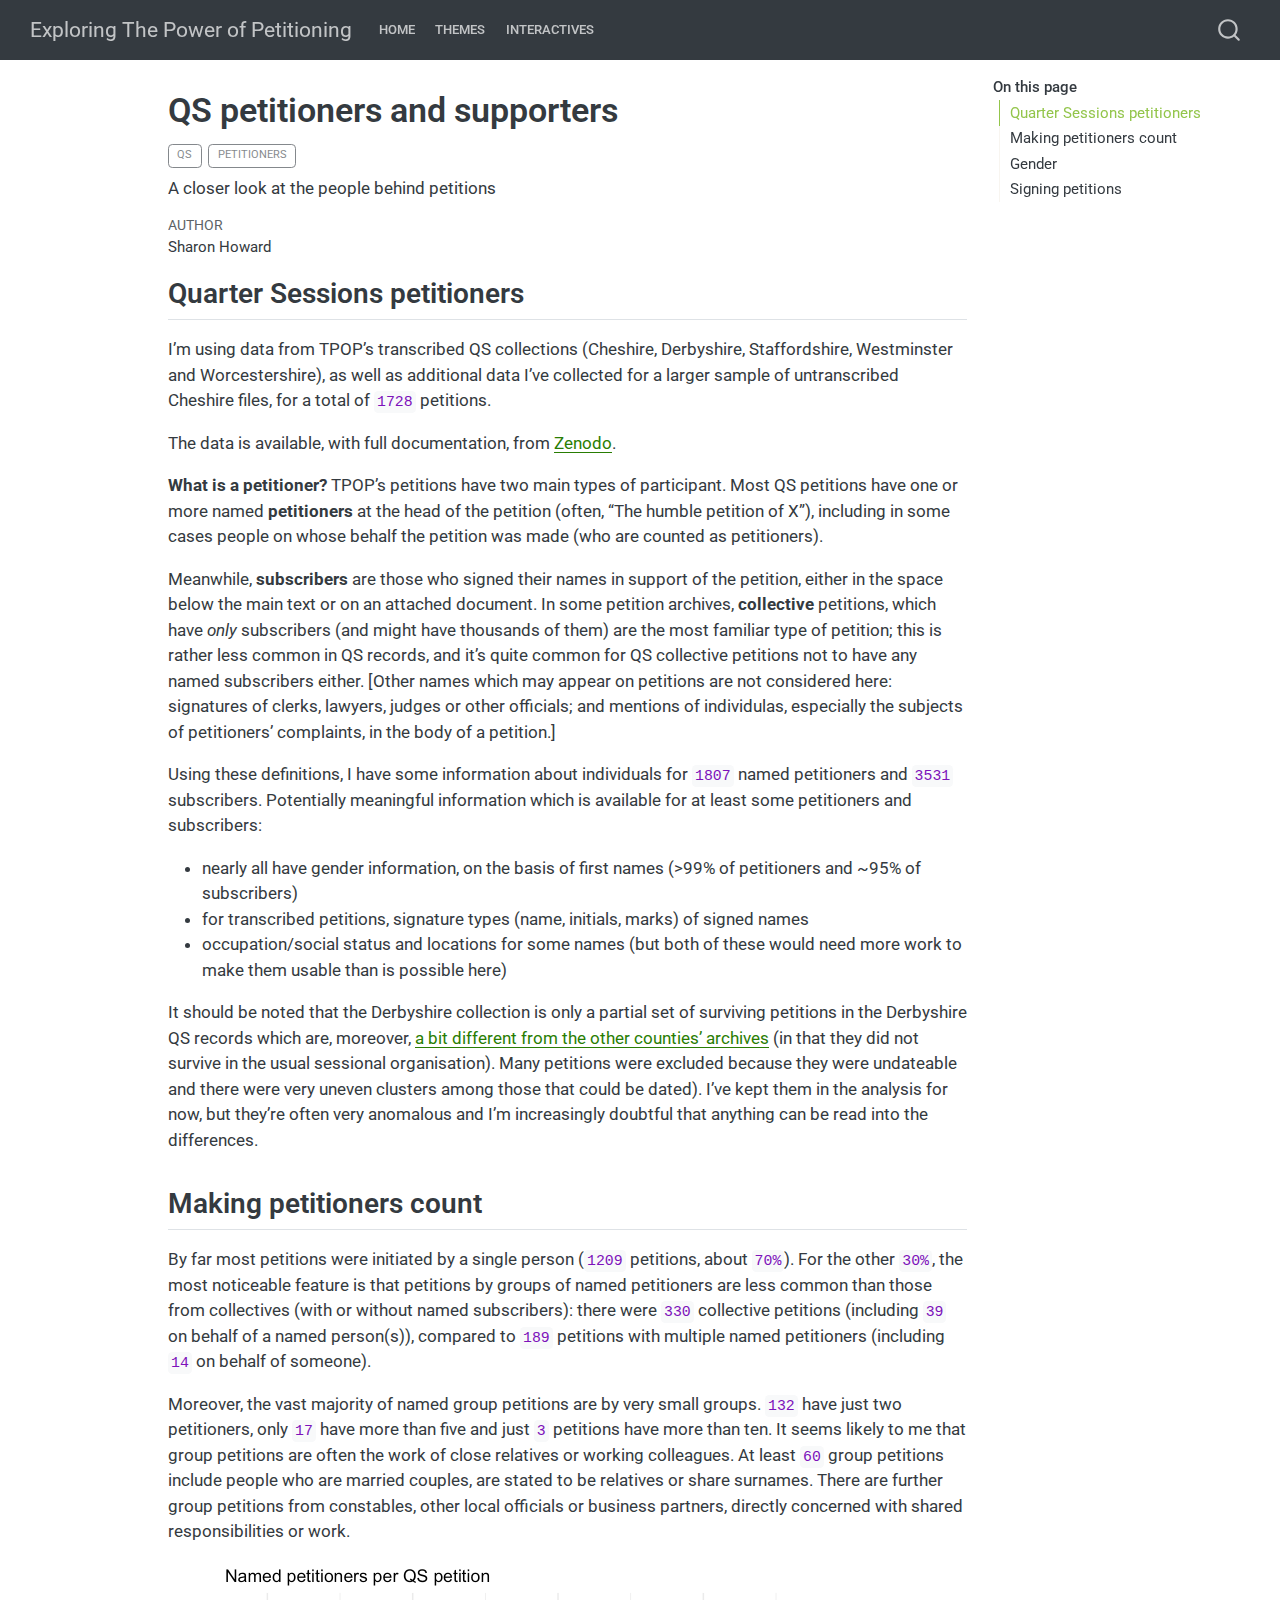
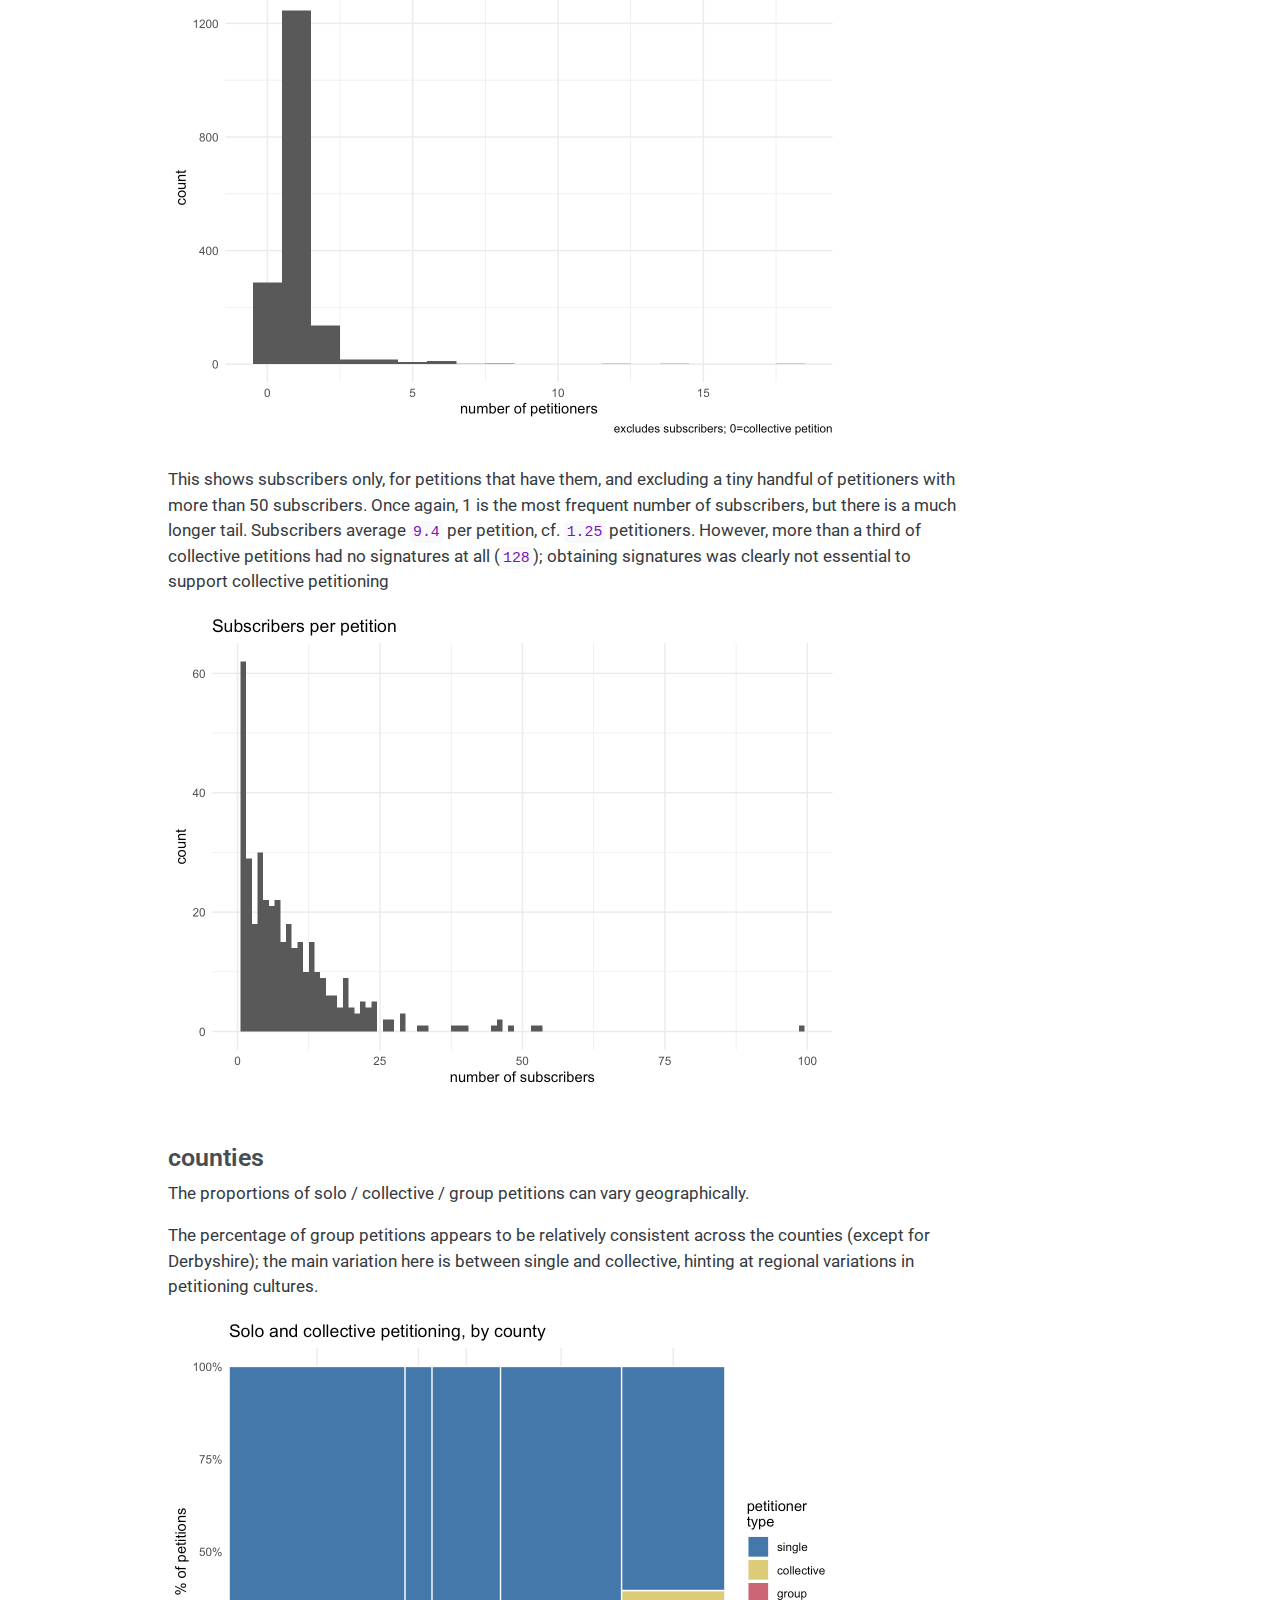
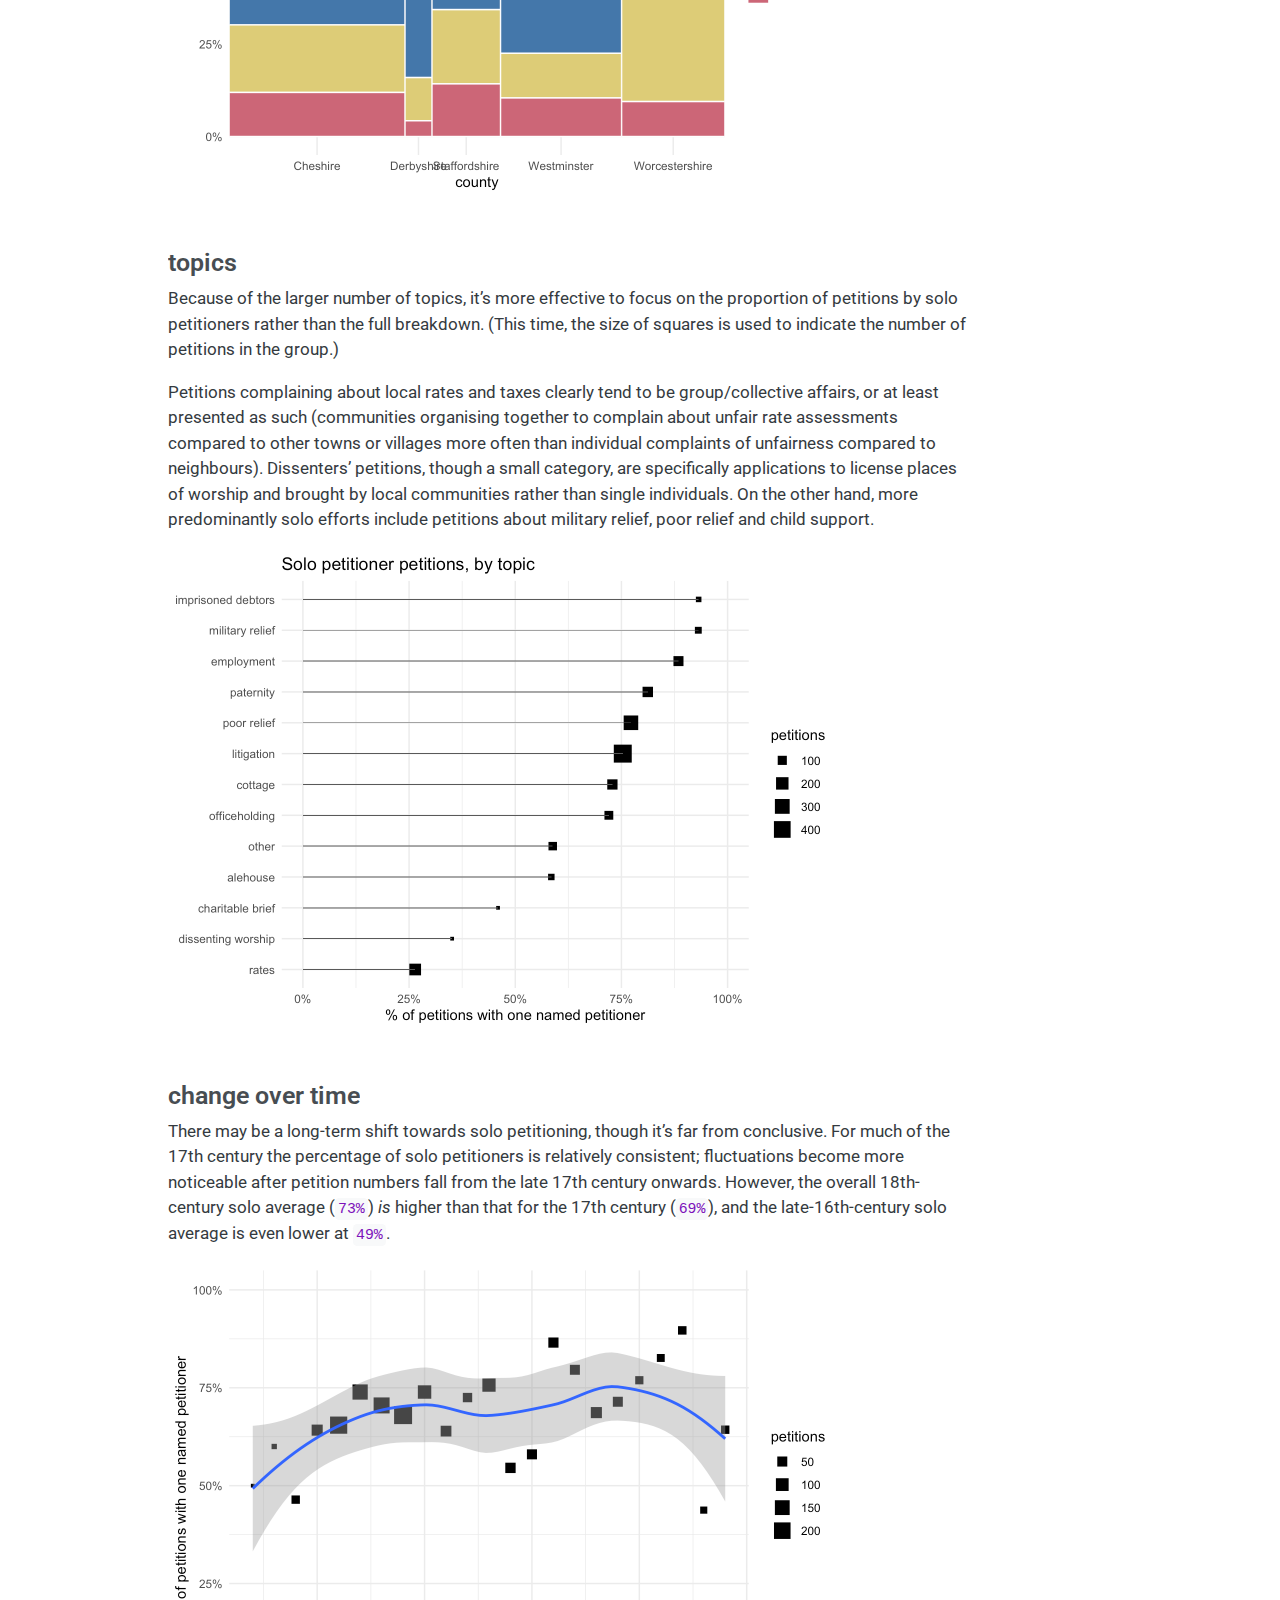
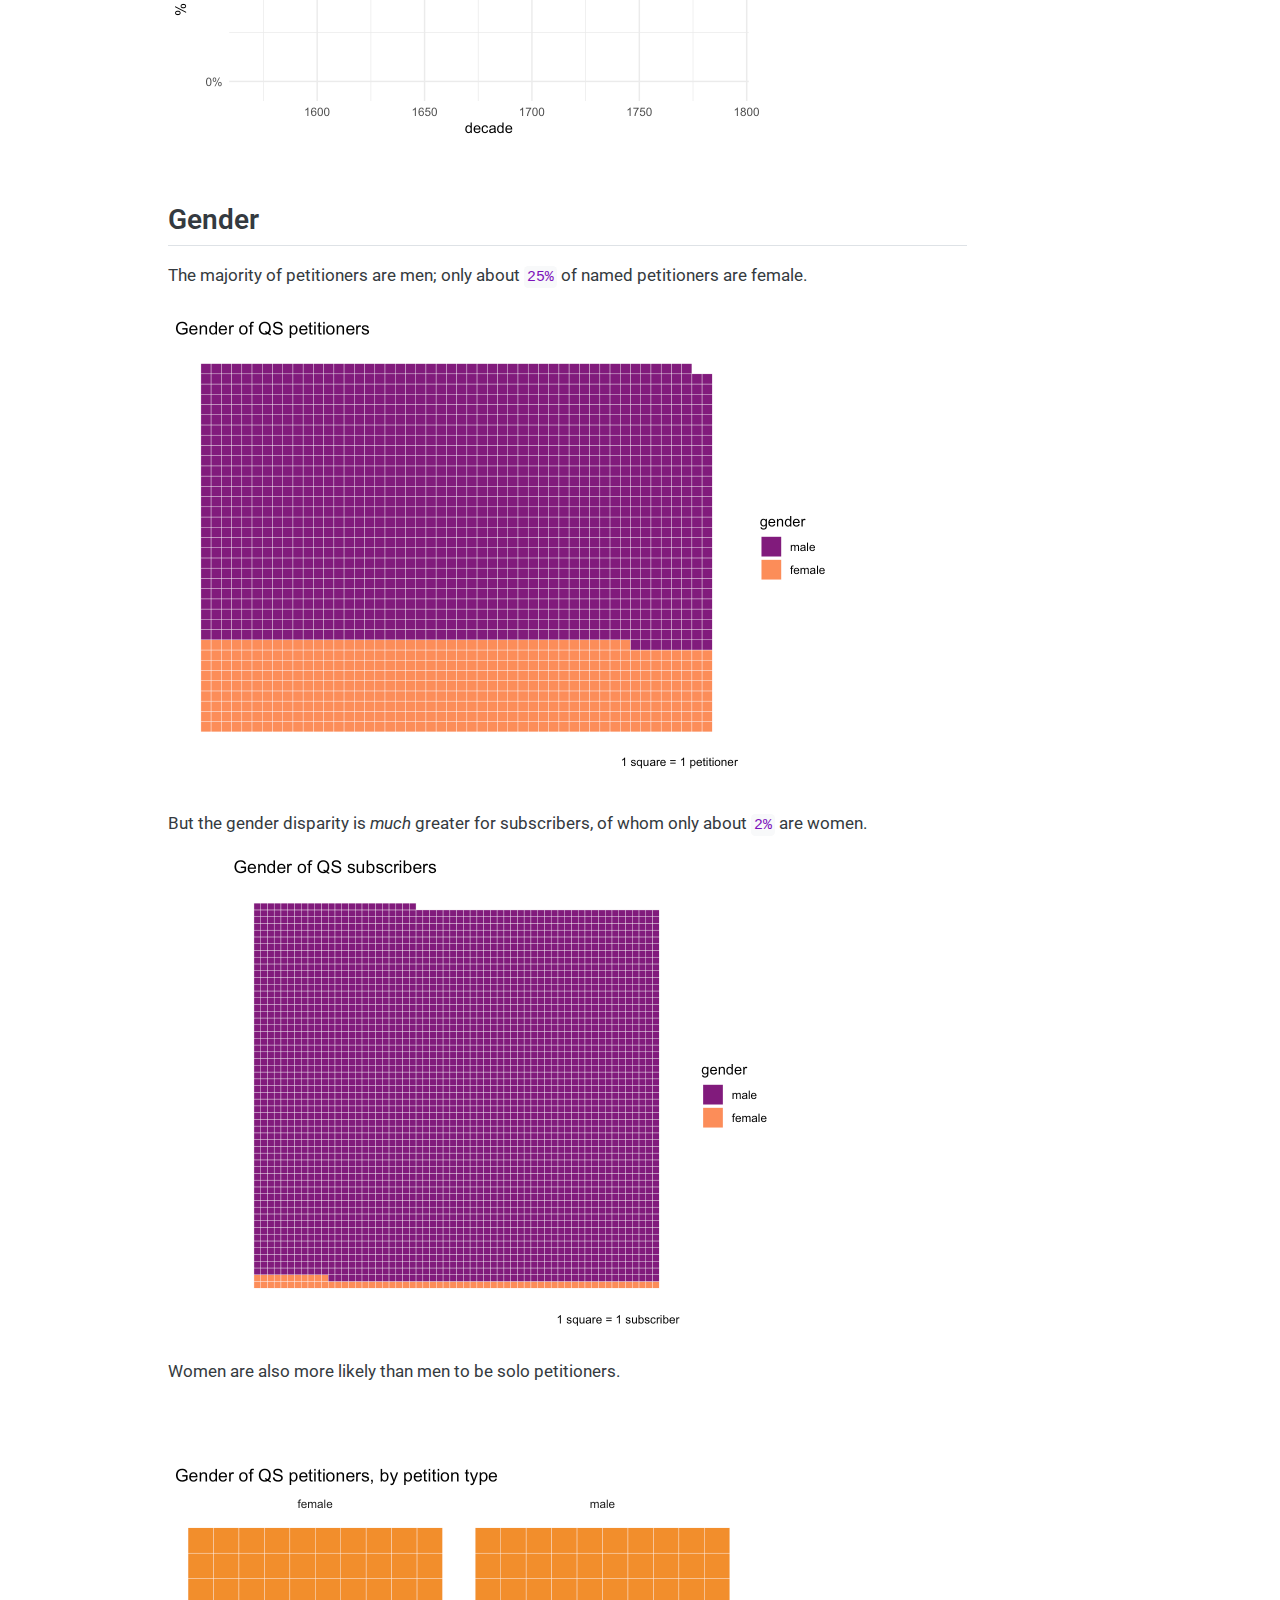
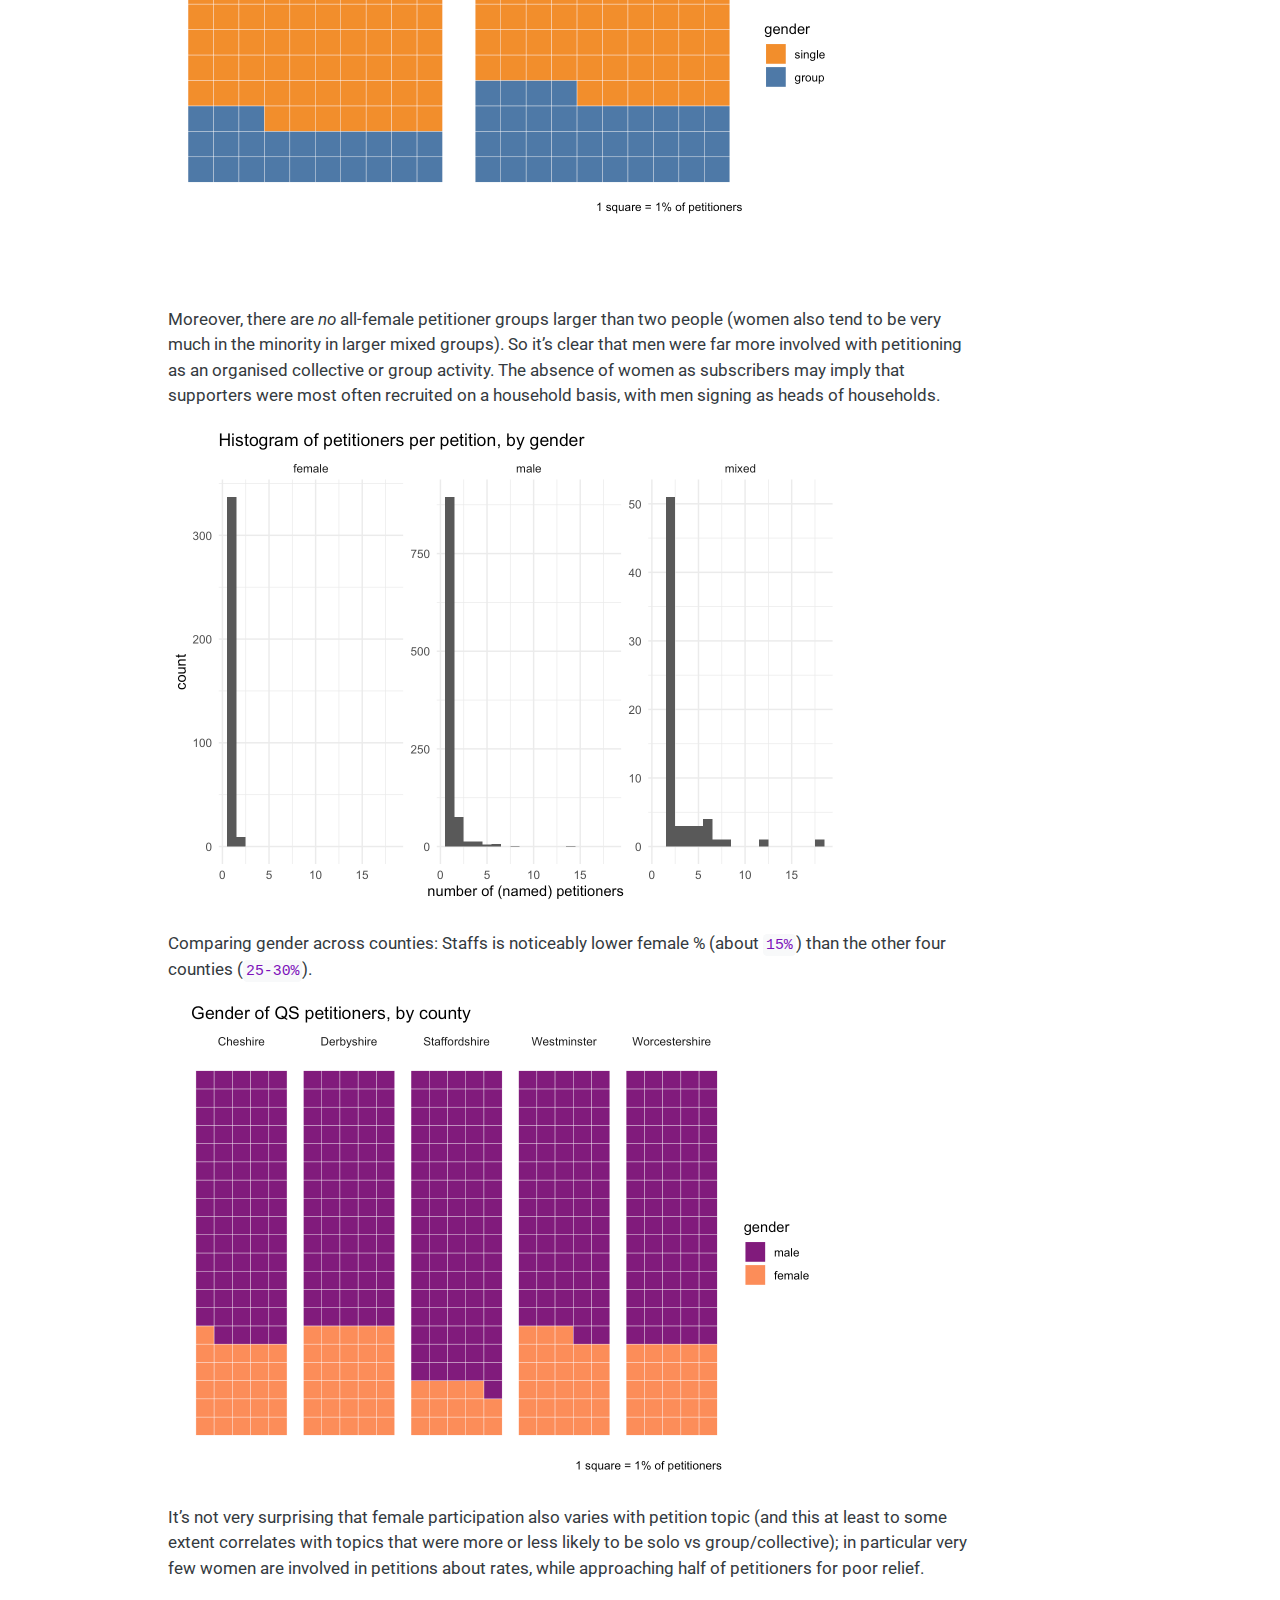
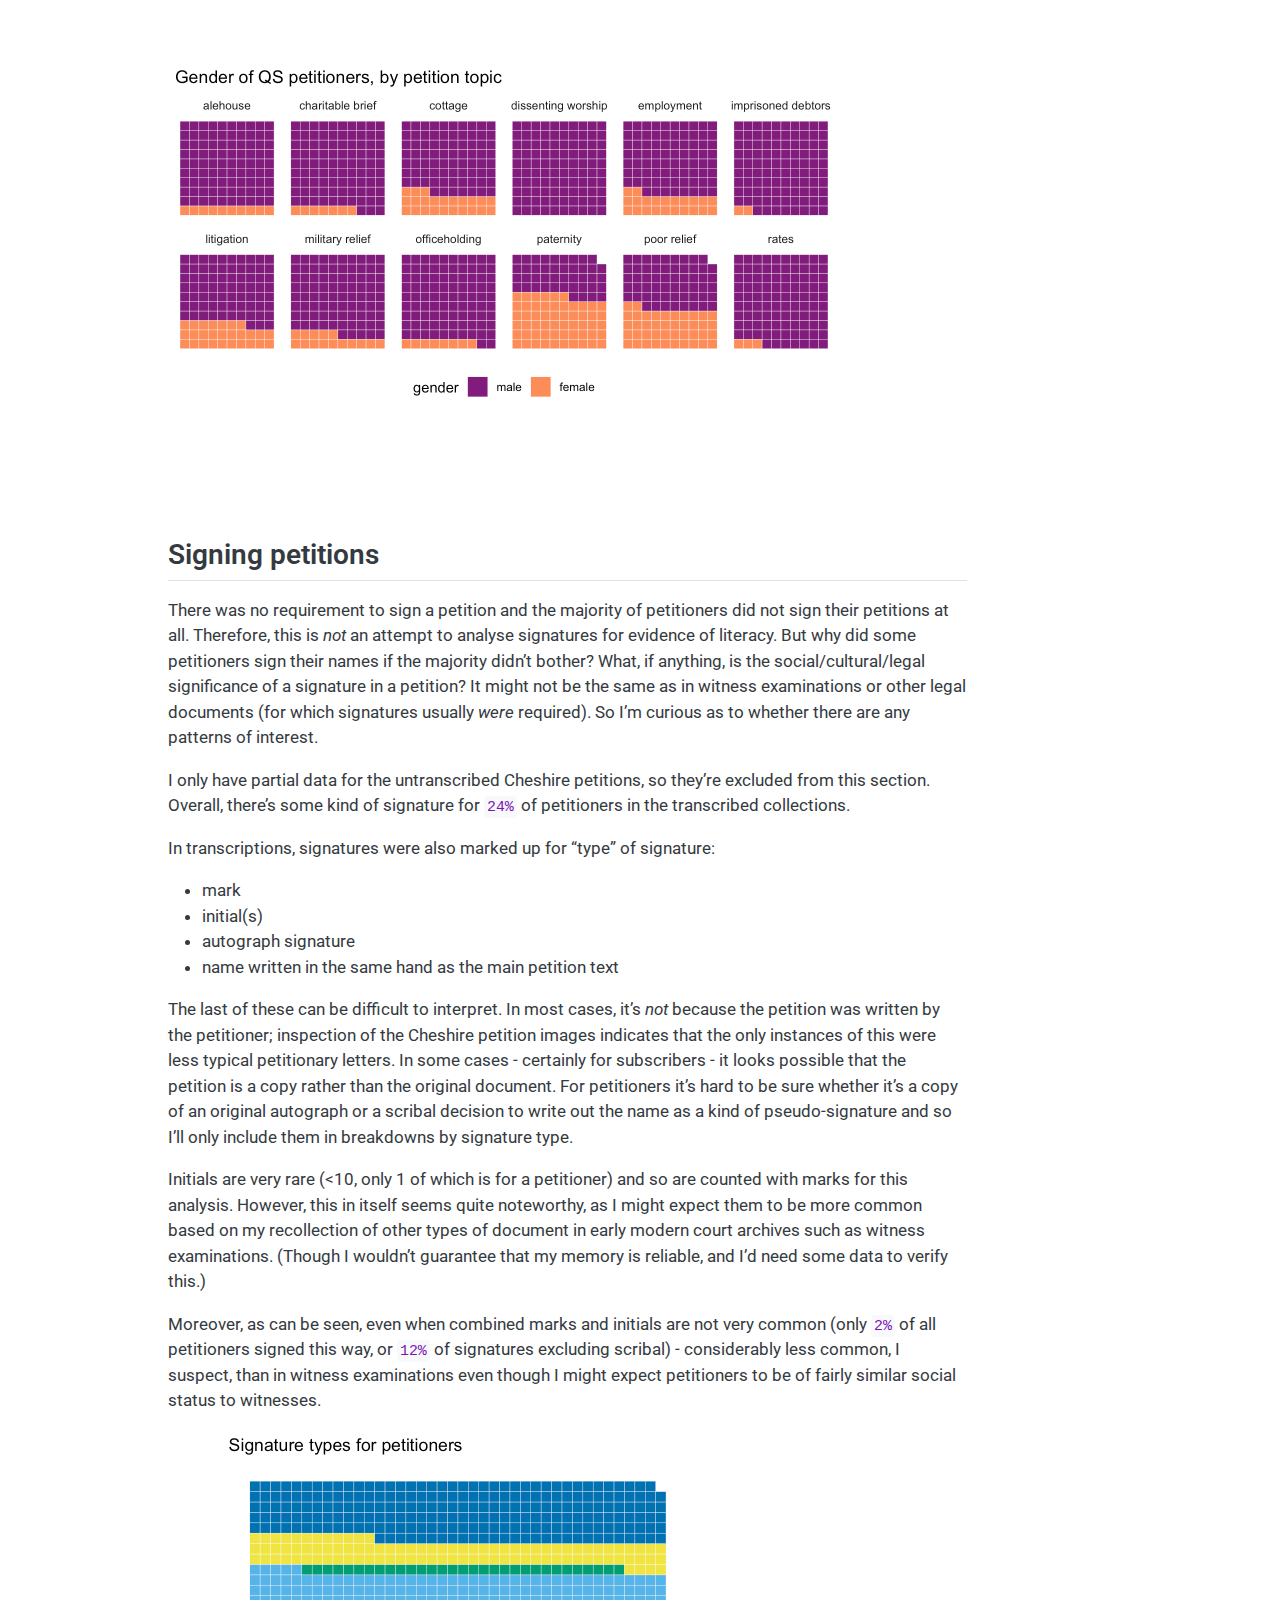
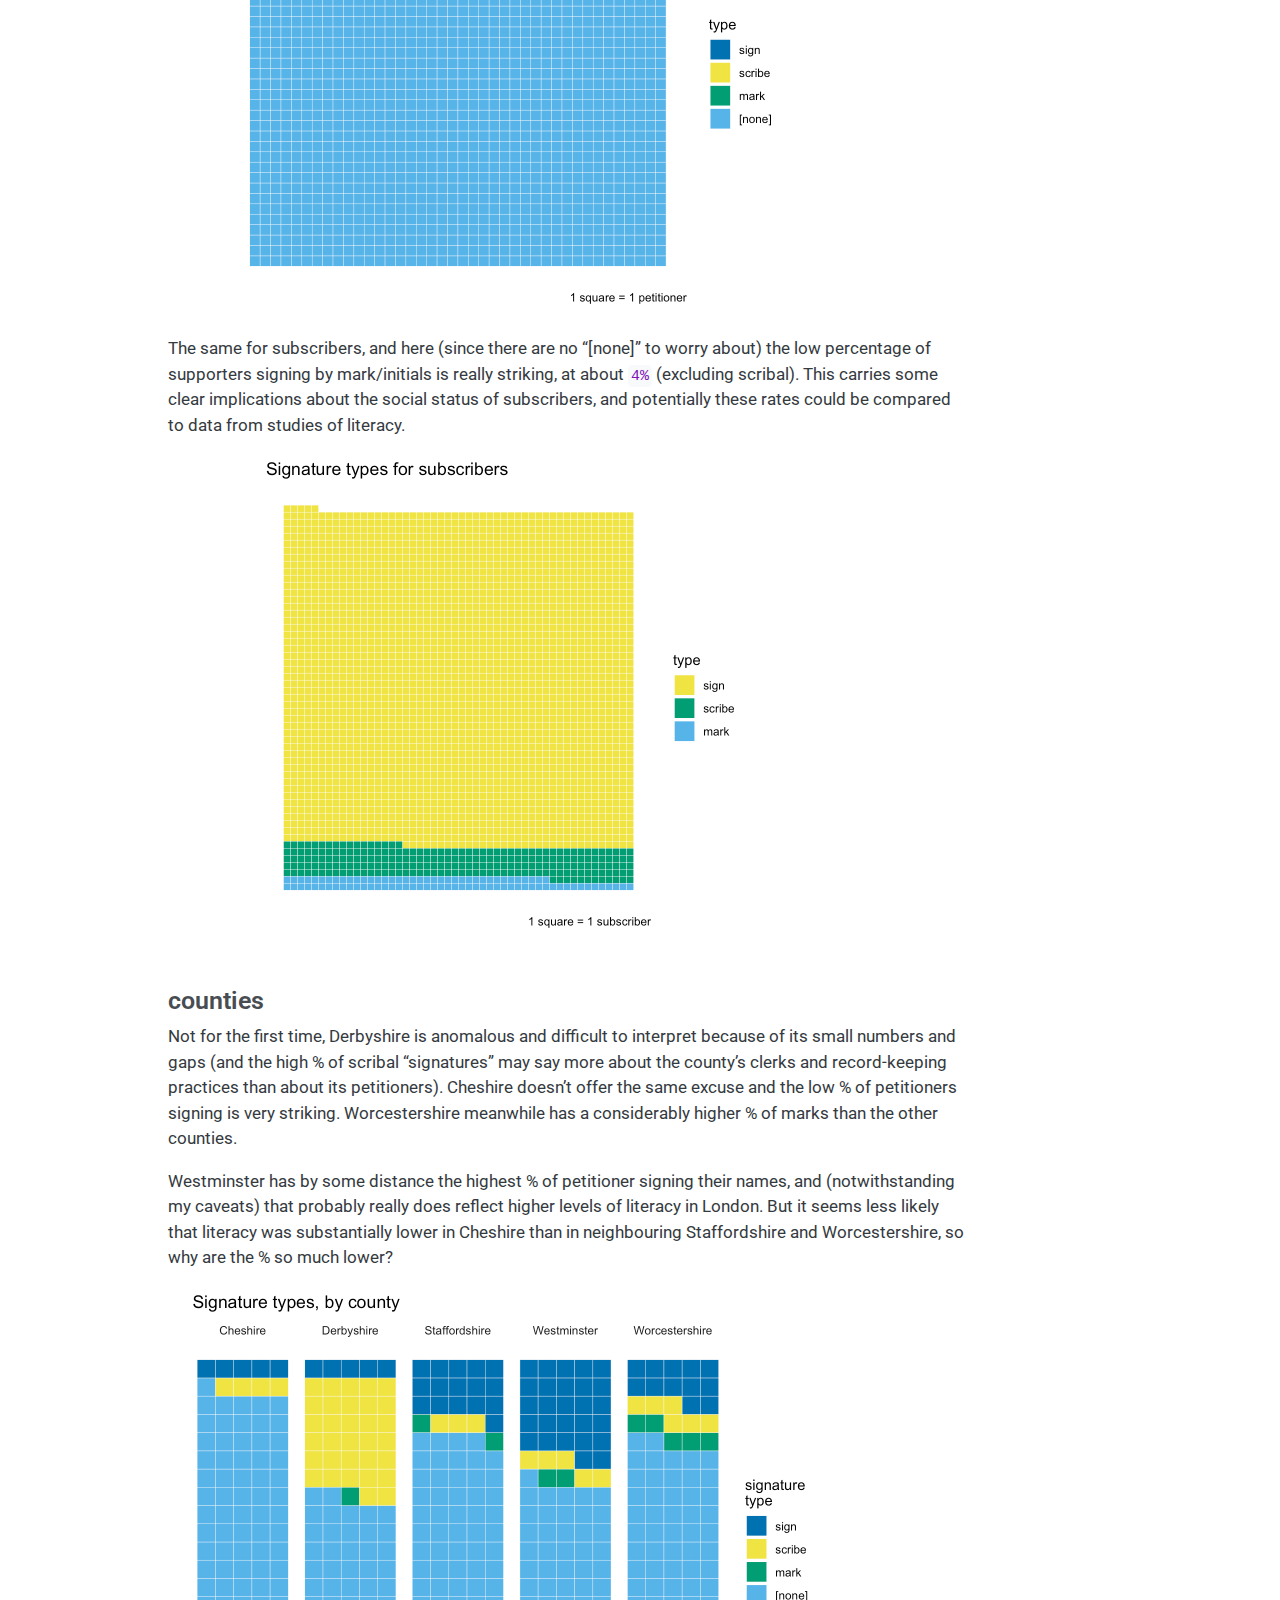
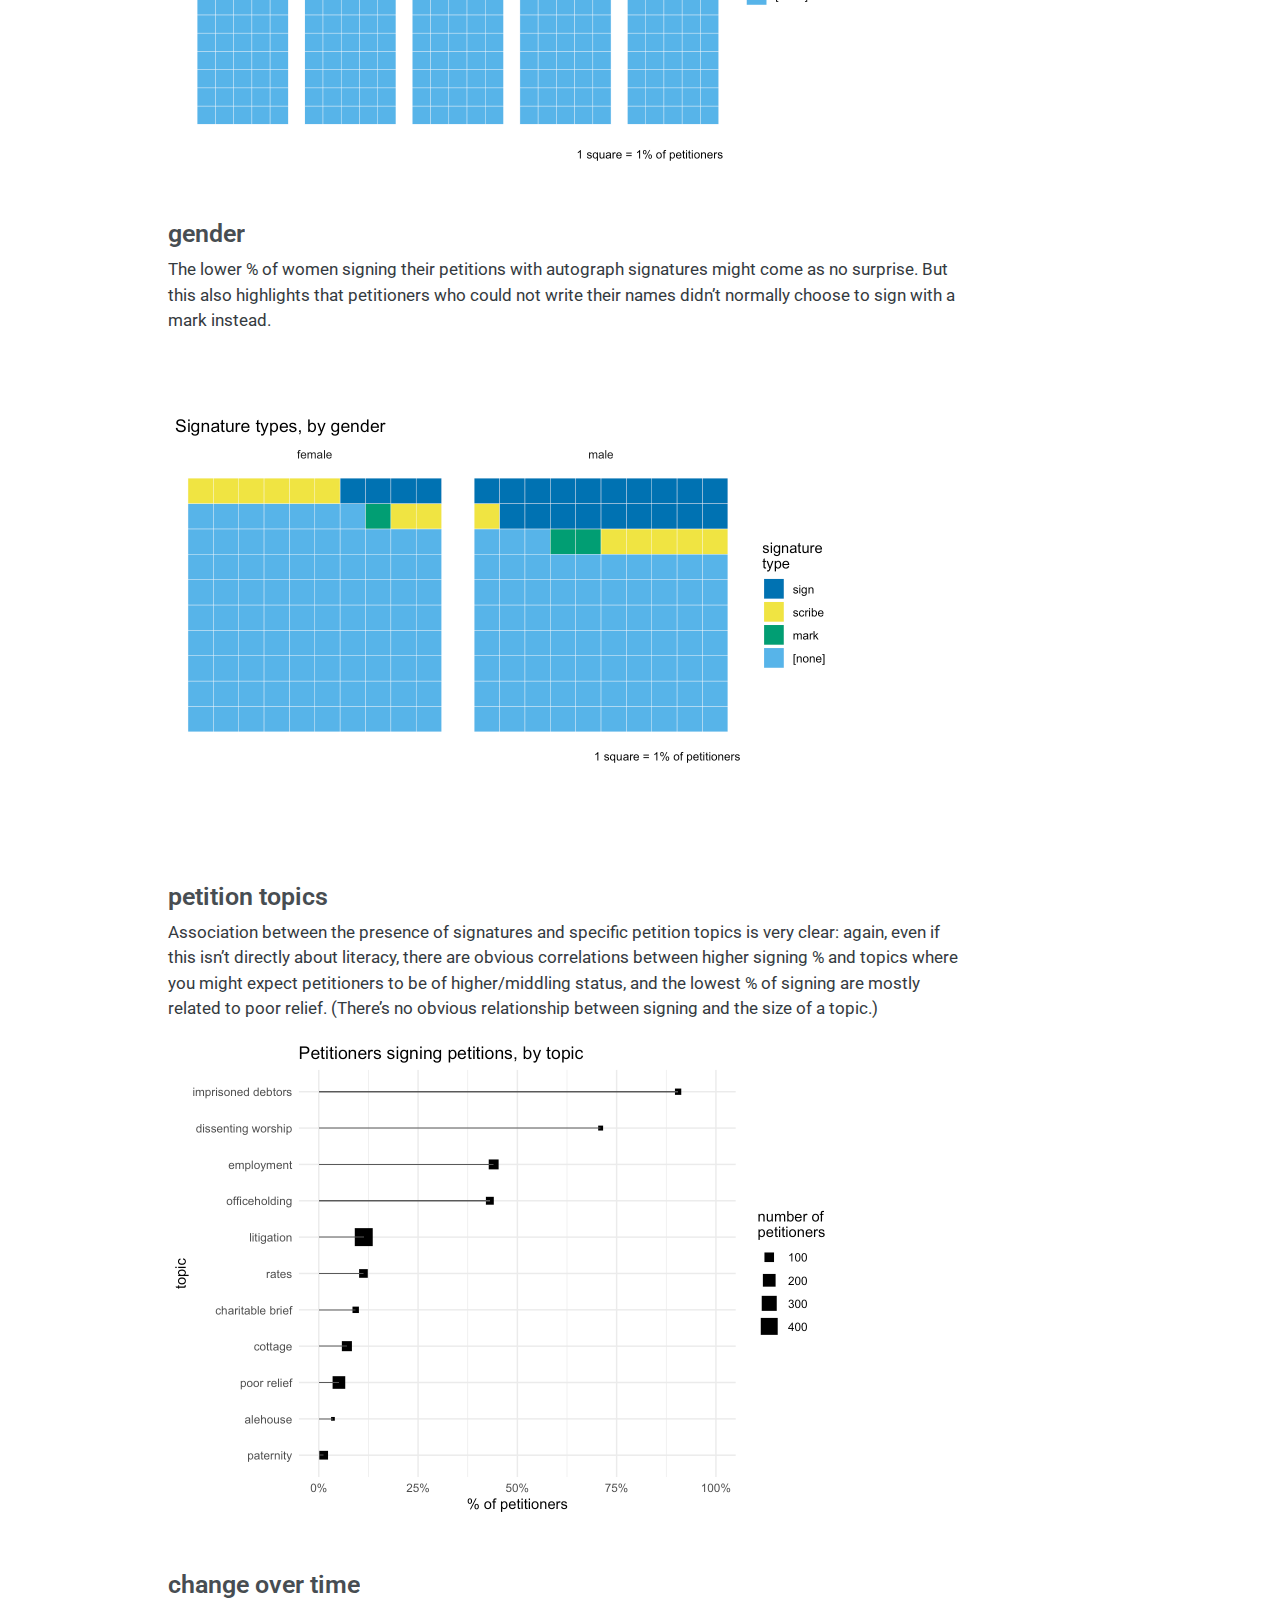
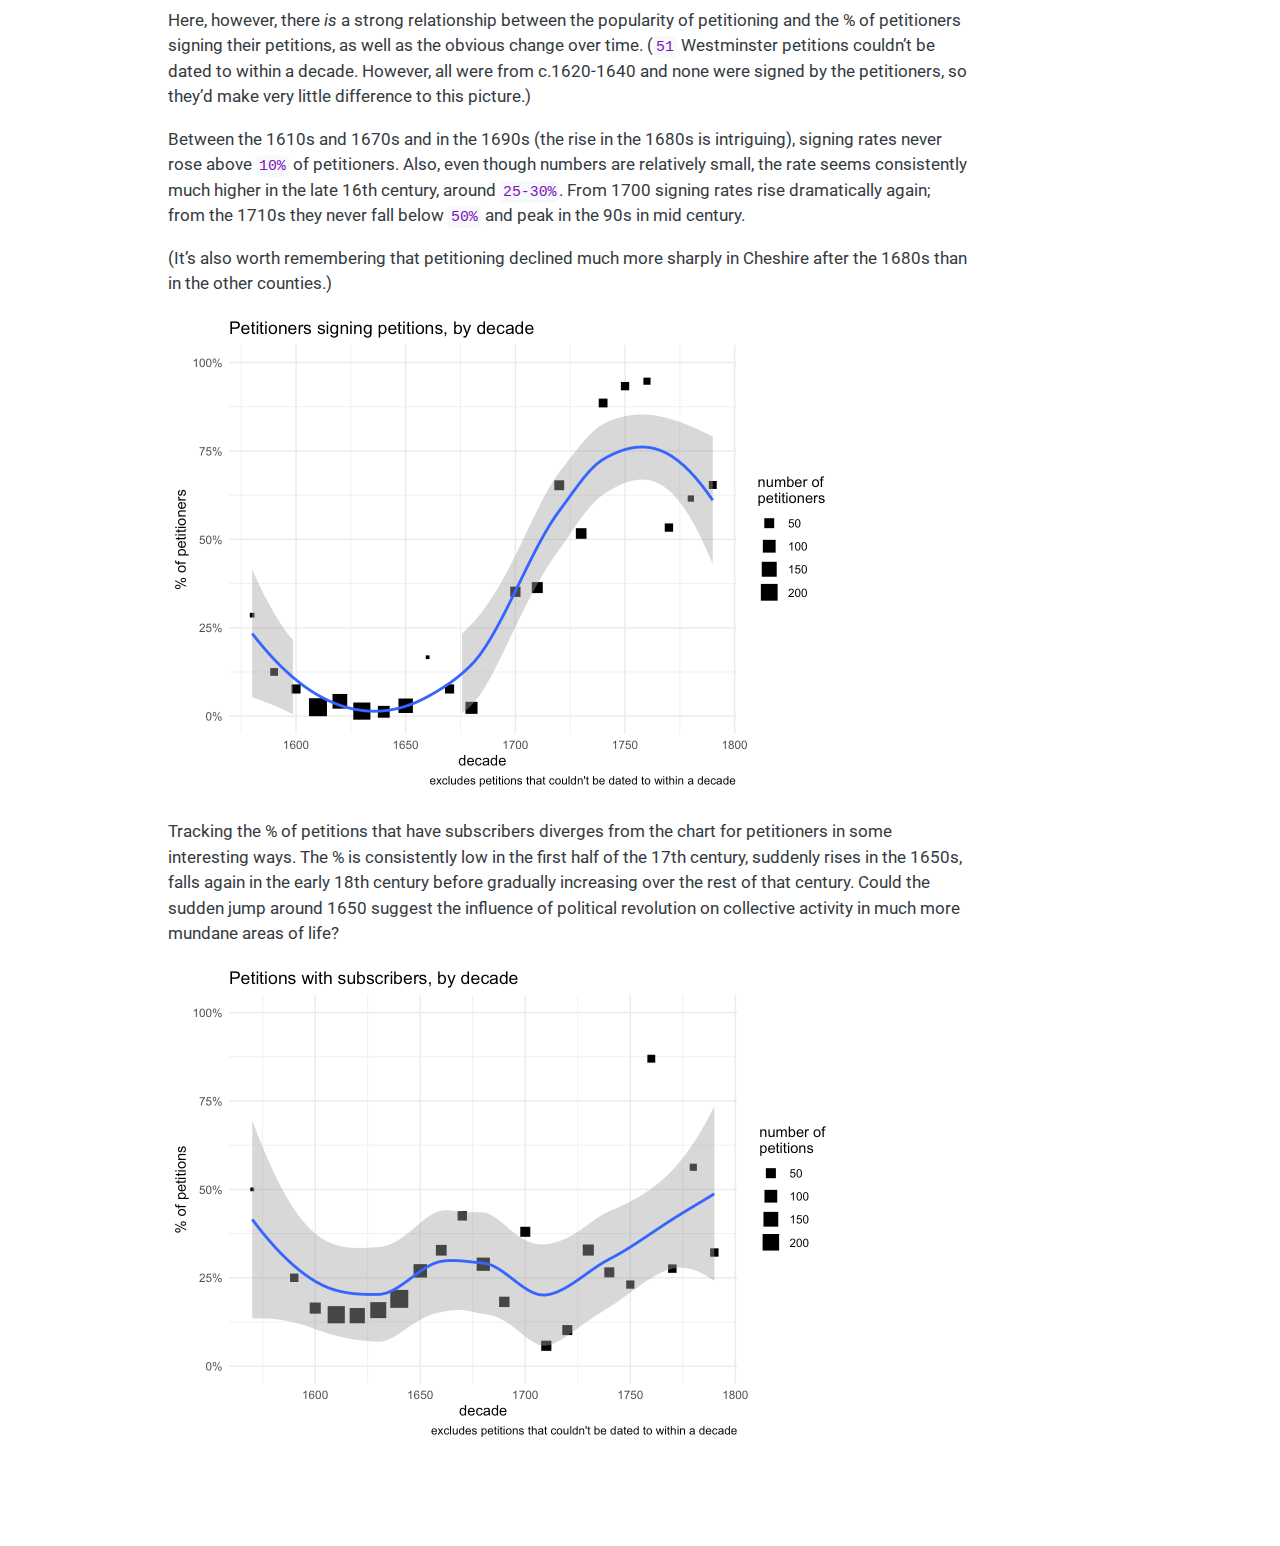
<file: docs/themes/petitioners.html>
<!DOCTYPE html>
<html xmlns="http://www.w3.org/1999/xhtml" lang="en" xml:lang="en"><head>

<meta charset="utf-8">
<meta name="generator" content="quarto-1.7.32">

<meta name="viewport" content="width=device-width, initial-scale=1.0, user-scalable=yes">

<meta name="author" content="Sharon Howard">
<meta name="description" content="A closer look at the people behind petitions">

<title>QS petitioners and supporters – Exploring The Power of Petitioning</title>
<style>
code{white-space: pre-wrap;}
span.smallcaps{font-variant: small-caps;}
div.columns{display: flex; gap: min(4vw, 1.5em);}
div.column{flex: auto; overflow-x: auto;}
div.hanging-indent{margin-left: 1.5em; text-indent: -1.5em;}
ul.task-list{list-style: none;}
ul.task-list li input[type="checkbox"] {
  width: 0.8em;
  margin: 0 0.8em 0.2em -1em; /* quarto-specific, see https://github.com/quarto-dev/quarto-cli/issues/4556 */ 
  vertical-align: middle;
}
</style>


<script src="../site_libs/quarto-nav/quarto-nav.js"></script>
<script src="../site_libs/quarto-nav/headroom.min.js"></script>
<script src="../site_libs/clipboard/clipboard.min.js"></script>
<script src="../site_libs/quarto-search/autocomplete.umd.js"></script>
<script src="../site_libs/quarto-search/fuse.min.js"></script>
<script src="../site_libs/quarto-search/quarto-search.js"></script>
<meta name="quarto:offset" content="../">
<link href="../favicon.png" rel="icon" type="image/png">
<script src="../site_libs/quarto-html/quarto.js" type="module"></script>
<script src="../site_libs/quarto-html/tabsets/tabsets.js" type="module"></script>
<script src="../site_libs/quarto-html/popper.min.js"></script>
<script src="../site_libs/quarto-html/tippy.umd.min.js"></script>
<script src="../site_libs/quarto-html/anchor.min.js"></script>
<link href="../site_libs/quarto-html/tippy.css" rel="stylesheet">
<link href="../site_libs/quarto-html/quarto-syntax-highlighting-37eea08aefeeee20ff55810ff984fec1.css" rel="stylesheet" id="quarto-text-highlighting-styles">
<script src="../site_libs/bootstrap/bootstrap.min.js"></script>
<link href="../site_libs/bootstrap/bootstrap-icons.css" rel="stylesheet">
<link href="../site_libs/bootstrap/bootstrap-2e1c76687fb8e56fe79e3ab19f855661.min.css" rel="stylesheet" append-hash="true" id="quarto-bootstrap" data-mode="light">
<script id="quarto-search-options" type="application/json">{
  "location": "navbar",
  "copy-button": false,
  "collapse-after": 3,
  "panel-placement": "end",
  "type": "overlay",
  "limit": 50,
  "keyboard-shortcut": [
    "f",
    "/",
    "s"
  ],
  "show-item-context": false,
  "language": {
    "search-no-results-text": "No results",
    "search-matching-documents-text": "matching documents",
    "search-copy-link-title": "Copy link to search",
    "search-hide-matches-text": "Hide additional matches",
    "search-more-match-text": "more match in this document",
    "search-more-matches-text": "more matches in this document",
    "search-clear-button-title": "Clear",
    "search-text-placeholder": "",
    "search-detached-cancel-button-title": "Cancel",
    "search-submit-button-title": "Submit",
    "search-label": "Search"
  }
}</script>


<link rel="stylesheet" href="../styles.css">
</head>

<body class="nav-fixed quarto-light">

<div id="quarto-search-results"></div>
  <header id="quarto-header" class="headroom fixed-top">
    <nav class="navbar navbar-expand-lg " data-bs-theme="dark">
      <div class="navbar-container container-fluid">
      <div class="navbar-brand-container mx-auto">
    <a class="navbar-brand" href="../index.html">
    <span class="navbar-title">Exploring The Power of Petitioning</span>
    </a>
  </div>
            <div id="quarto-search" class="" title="Search"></div>
          <button class="navbar-toggler" type="button" data-bs-toggle="collapse" data-bs-target="#navbarCollapse" aria-controls="navbarCollapse" role="menu" aria-expanded="false" aria-label="Toggle navigation" onclick="if (window.quartoToggleHeadroom) { window.quartoToggleHeadroom(); }">
  <span class="navbar-toggler-icon"></span>
</button>
          <div class="collapse navbar-collapse" id="navbarCollapse">
            <ul class="navbar-nav navbar-nav-scroll me-auto">
  <li class="nav-item">
    <a class="nav-link" href="../index.html"> 
<span class="menu-text">Home</span></a>
  </li>  
  <li class="nav-item">
    <a class="nav-link" href="../themes/index.html"> 
<span class="menu-text">Themes</span></a>
  </li>  
  <li class="nav-item">
    <a class="nav-link" href="../interactive/"> 
<span class="menu-text">Interactives</span></a>
  </li>  
</ul>
          </div> <!-- /navcollapse -->
            <div class="quarto-navbar-tools">
</div>
      </div> <!-- /container-fluid -->
    </nav>
</header>
<!-- content -->
<div id="quarto-content" class="quarto-container page-columns page-rows-contents page-layout-article page-navbar">
<!-- sidebar -->
<!-- margin-sidebar -->
    <div id="quarto-margin-sidebar" class="sidebar margin-sidebar">
        <nav id="TOC" role="doc-toc" class="toc-active">
    <h2 id="toc-title">On this page</h2>
   
  <ul>
  <li><a href="#quarter-sessions-petitioners" id="toc-quarter-sessions-petitioners" class="nav-link active" data-scroll-target="#quarter-sessions-petitioners">Quarter Sessions petitioners</a></li>
  <li><a href="#making-petitioners-count" id="toc-making-petitioners-count" class="nav-link" data-scroll-target="#making-petitioners-count">Making petitioners count</a>
  <ul class="collapse">
  <li><a href="#counties" id="toc-counties" class="nav-link" data-scroll-target="#counties">counties</a></li>
  <li><a href="#topics" id="toc-topics" class="nav-link" data-scroll-target="#topics">topics</a></li>
  <li><a href="#change-over-time" id="toc-change-over-time" class="nav-link" data-scroll-target="#change-over-time">change over time</a></li>
  </ul></li>
  <li><a href="#gender" id="toc-gender" class="nav-link" data-scroll-target="#gender">Gender</a></li>
  <li><a href="#signing-petitions" id="toc-signing-petitions" class="nav-link" data-scroll-target="#signing-petitions">Signing petitions</a>
  <ul class="collapse">
  <li><a href="#counties-1" id="toc-counties-1" class="nav-link" data-scroll-target="#counties-1">counties</a></li>
  <li><a href="#gender-1" id="toc-gender-1" class="nav-link" data-scroll-target="#gender-1">gender</a></li>
  <li><a href="#petition-topics" id="toc-petition-topics" class="nav-link" data-scroll-target="#petition-topics">petition topics</a></li>
  <li><a href="#change-over-time-1" id="toc-change-over-time-1" class="nav-link" data-scroll-target="#change-over-time-1">change over time</a></li>
  </ul></li>
  </ul>
</nav>
    </div>
<!-- main -->
<main class="content" id="quarto-document-content">

<header id="title-block-header" class="quarto-title-block default">
<div class="quarto-title">
<h1 class="title">QS petitioners and supporters</h1>
  <div class="quarto-categories">
    <div class="quarto-category">QS</div>
    <div class="quarto-category">petitioners</div>
  </div>
  </div>

<div>
  <div class="description">
    A closer look at the people behind petitions
  </div>
</div>


<div class="quarto-title-meta">

    <div>
    <div class="quarto-title-meta-heading">Author</div>
    <div class="quarto-title-meta-contents">
             <p>Sharon Howard </p>
          </div>
  </div>
    
  
    
  </div>
  


</header>


<section id="quarter-sessions-petitioners" class="level2">
<h2 class="anchored" data-anchor-id="quarter-sessions-petitioners">Quarter Sessions petitioners</h2>
<p>I’m using data from TPOP’s transcribed QS collections (Cheshire, Derbyshire, Staffordshire, Westminster and Worcestershire), as well as additional data I’ve collected for a larger sample of untranscribed Cheshire files, for a total of <code>1728</code> petitions.</p>
<p>The data is available, with full documentation, from <a href="https://doi.org/10.5281/zenodo.7027692">Zenodo</a>.</p>
<p><strong>What is a petitioner?</strong> TPOP’s petitions have two main types of participant. Most QS petitions have one or more named <strong>petitioners</strong> at the head of the petition (often, “The humble petition of X”), including in some cases people on whose behalf the petition was made (who are counted as petitioners).</p>
<p>Meanwhile, <strong>subscribers</strong> are those who signed their names in support of the petition, either in the space below the main text or on an attached document. In some petition archives, <strong>collective</strong> petitions, which have <em>only</em> subscribers (and might have thousands of them) are the most familiar type of petition; this is rather less common in QS records, and it’s quite common for QS collective petitions not to have any named subscribers either. [Other names which may appear on petitions are not considered here: signatures of clerks, lawyers, judges or other officials; and mentions of individulas, especially the subjects of petitioners’ complaints, in the body of a petition.]</p>
<p>Using these definitions, I have some information about individuals for <code>1807</code> named petitioners and <code>3531</code> subscribers. Potentially meaningful information which is available for at least some petitioners and subscribers:</p>
<ul>
<li>nearly all have gender information, on the basis of first names (&gt;99% of petitioners and ~95% of subscribers)</li>
<li>for transcribed petitions, signature types (name, initials, marks) of signed names</li>
<li>occupation/social status and locations for some names (but both of these would need more work to make them usable than is possible here)</li>
</ul>
<p>It should be noted that the Derbyshire collection is only a partial set of surviving petitions in the Derbyshire QS records which are, moreover, <a href="https://www.british-history.ac.uk/petitions/derbyshire/introduction#h3-0002">a bit different from the other counties’ archives</a> (in that they did not survive in the usual sessional organisation). Many petitions were excluded because they were undateable and there were very uneven clusters among those that could be dated). I’ve kept them in the analysis for now, but they’re often very anomalous and I’m increasingly doubtful that anything can be read into the differences.</p>
</section>
<section id="making-petitioners-count" class="level2">
<h2 class="anchored" data-anchor-id="making-petitioners-count">Making petitioners count</h2>
<p>By far most petitions were initiated by a single person (<code>1209</code> petitions, about <code>70%</code>). For the other <code>30%</code>, the most noticeable feature is that petitions by groups of named petitioners are less common than those from collectives (with or without named subscribers): there were <code>330</code> collective petitions (including <code>39</code> on behalf of a named person(s)), compared to <code>189</code> petitions with multiple named petitioners (including <code>14</code> on behalf of someone).</p>
<p>Moreover, the vast majority of named group petitions are by very small groups. <code>132</code> have just two petitioners, only <code>17</code> have more than five and just <code>3</code> petitions have more than ten. It seems likely to me that group petitions are often the work of close relatives or working colleagues. At least <code>60</code> group petitions include people who are married couples, are stated to be relatives or share surnames. There are further group petitions from constables, other local officials or business partners, directly concerned with shared responsibilities or work.</p>
<div class="cell">
<div class="cell-output-display">
<div>
<figure class="figure">
<p><img src="petitioners_files/figure-html/qs_petrs_histogram_petrs_per_petition-1.png" class="img-fluid figure-img" alt="histogram showing numbers of named petitioners per petition in the Power of Petitioning Quarter Sessions collections. The largest group of petitioners (about 1200) has only one petitioner." width="672"></p>
</figure>
</div>
</div>
</div>
<p>This shows subscribers only, for petitions that have them, and excluding a tiny handful of petitioners with more than 50 subscribers. Once again, 1 is the most frequent number of subscribers, but there is a much longer tail. Subscribers average <code>9.4</code> per petition, cf.&nbsp;<code>1.25</code> petitioners. However, more than a third of collective petitions had no signatures at all (<code>128</code>); obtaining signatures was clearly not essential to support collective petitioning</p>
<div class="cell">
<div class="cell-output-display">
<div>
<figure class="figure">
<p><img src="petitioners_files/figure-html/qs_petrs_histogram_subscribers_per_petition-1.png" class="img-fluid figure-img" alt="histogram of subscribers to petitions in the Power of Petitioning Quarter Sessions collections; as with petitioners the largest single group have just one subscriber, but it is a much wider distribution with significant numbers of petitions having up to 25 subscribers." width="672"></p>
</figure>
</div>
</div>
</div>
<section id="counties" class="level3">
<h3 class="anchored" data-anchor-id="counties">counties</h3>
<p>The proportions of solo / collective / group petitions can vary geographically.</p>
<p>The percentage of group petitions appears to be relatively consistent across the counties (except for Derbyshire); the main variation here is between single and collective, hinting at regional variations in petitioning cultures.</p>
<div class="cell">
<div class="cell-output-display">
<div>
<figure class="figure">
<p><img src="petitioners_files/figure-html/qs_petrs_ggmosaic_petitioner_types_county-1.png" class="img-fluid figure-img" alt="Mosaic chart of solo, group and collective petitions in the Power of Petitioning Quarter Sessions collections, broken down by county. Most petitions are from a single petitioner, but percentages vary, from 78% solo in Westminster to 60% solo in Worcestershire. There is least variation in the percentage from named groups." width="672"></p>
</figure>
</div>
</div>
</div>
</section>
<section id="topics" class="level3">
<h3 class="anchored" data-anchor-id="topics">topics</h3>
<p>Because of the larger number of topics, it’s more effective to focus on the proportion of petitions by solo petitioners rather than the full breakdown. (This time, the size of squares is used to indicate the number of petitions in the group.)</p>
<p>Petitions complaining about local rates and taxes clearly tend to be group/collective affairs, or at least presented as such (communities organising together to complain about unfair rate assessments compared to other towns or villages more often than individual complaints of unfairness compared to neighbours). Dissenters’ petitions, though a small category, are specifically applications to license places of worship and brought by local communities rather than single individuals. On the other hand, more predominantly solo efforts include petitions about military relief, poor relief and child support.</p>
<div class="cell">
<div class="cell-output-display">
<div>
<figure class="figure">
<p><img src="petitioners_files/figure-html/qs_petrs_lollipop_solo_petitions_percent-1.png" class="img-fluid figure-img" alt="lollipop chart of the percentage of petitions in the Power of Petitioning Quarter Sessions collections that were by a single petitioner, break down by petition topic. The lowest percentages include complaints about rates/taxes and alehouses, and the highest include poor-/military-relief related petitions and those from debtors." width="672"></p>
</figure>
</div>
</div>
</div>
</section>
<section id="change-over-time" class="level3">
<h3 class="anchored" data-anchor-id="change-over-time">change over time</h3>
<p>There may be a long-term shift towards solo petitioning, though it’s far from conclusive. For much of the 17th century the percentage of solo petitioners is relatively consistent; fluctuations become more noticeable after petition numbers fall from the late 17th century onwards. However, the overall 18th-century solo average (<code>73%</code>) <em>is</em> higher than that for the 17th century (<code>69%</code>), and the late-16th-century solo average is even lower at <code>49%</code>.</p>
<div class="cell">
<div class="cell-output-display">
<div>
<figure class="figure">
<p><img src="petitioners_files/figure-html/qs_petrs_scatter_trend_solo_petitions_decade-1.png" class="img-fluid figure-img" alt="scatter plot with trend line of percentage of petitions with a single petitioner in the Power of Petitioning Quarter Sessions collections, by decade between late 16th and late 18th centuries. There is probably a slight overall increase over the period, but it fluctuates a good deal." width="672"></p>
</figure>
</div>
</div>
</div>
</section>
</section>
<section id="gender" class="level2">
<h2 class="anchored" data-anchor-id="gender">Gender</h2>
<p>The majority of petitioners are men; only about <code>25%</code> of named petitioners are female.</p>
<div class="cell">
<div class="cell-output-display">
<div>
<figure class="figure">
<p><img src="petitioners_files/figure-html/qs_petrs_waffle_gender_petitioners-1.png" class="img-fluid figure-img" alt="waffle chart of petitioner gender in the Power of Petitioning Quarter Sessions collections. 1356 petitioners are male, 442 female." width="672"></p>
</figure>
</div>
</div>
</div>
<p>But the gender disparity is <em>much</em> greater for subscribers, of whom only about <strong><code>2%</code></strong> are women.</p>
<div class="cell">
<div class="cell-output-display">
<div>
<figure class="figure">
<p><img src="petitioners_files/figure-html/qs_petrs_waffle_gender_subscribers-1.png" class="img-fluid figure-img" alt="waffle chart of petition subscribers gender in the Power of Petitioning Quarter Sessions collections: 3313 male, 71 female." width="672"></p>
</figure>
</div>
</div>
</div>
<p>Women are also more likely than men to be solo petitioners.</p>
<div class="cell">
<div class="cell-output-display">
<div>
<figure class="figure">
<p><img src="petitioners_files/figure-html/qs_petrs_waffle_gender_petitioners_pet_type-1.png" class="img-fluid figure-img" alt="waffle chart of petitioner gender in the Power of Petitioning Quarter Sessions collections, comparing single vs group petitions. About 77% of female petitioners are solo, and 66% of male petitioners." width="672"></p>
</figure>
</div>
</div>
</div>
<p>Moreover, there are <em>no</em> all-female petitioner groups larger than two people (women also tend to be very much in the minority in larger mixed groups). So it’s clear that men were far more involved with petitioning as an organised collective or group activity. The absence of women as subscribers may imply that supporters were most often recruited on a household basis, with men signing as heads of households.</p>
<div class="cell">
<div class="cell-output-display">
<div>
<figure class="figure">
<p><img src="petitioners_files/figure-html/qs_petrs_histogram_gender_petitioners_per_petition-1.png" class="img-fluid figure-img" alt="histograms of petitioners per petition in the Power of Petitioning Quarter Sessions collections, comparing all female, all male and mixed gender petitions." width="672"></p>
</figure>
</div>
</div>
</div>
<p>Comparing gender across counties: Staffs is noticeably lower female % (about <code>15%</code>) than the other four counties (<code>25-30%</code>).</p>
<div class="cell">
<div class="cell-output-display">
<div>
<figure class="figure">
<p><img src="petitioners_files/figure-html/qs_petrs_waffle_gender_petitioners_county-1.png" class="img-fluid figure-img" alt="waffle charts of petitioner gender, breakdown by county." width="672"></p>
</figure>
</div>
</div>
</div>
<p>It’s not very surprising that female participation also varies with petition topic (and this at least to some extent correlates with topics that were more or less likely to be solo vs group/collective); in particular very few women are involved in petitions about rates, while approaching half of petitioners for poor relief.</p>
<div class="cell">
<div class="cell-output-display">
<div>
<figure class="figure">
<p><img src="petitioners_files/figure-html/qs_petrs_waffle_gender_petition_topic-1.png" class="img-fluid figure-img" alt="waffle charts of petitioner gender in the Power of Petitioning Quarter Sessions collections, breakdown by petition topics." width="672"></p>
</figure>
</div>
</div>
</div>
</section>
<section id="signing-petitions" class="level2">
<h2 class="anchored" data-anchor-id="signing-petitions">Signing petitions</h2>
<p>There was no requirement to sign a petition and the majority of petitioners did not sign their petitions at all. Therefore, this is <em>not</em> an attempt to analyse signatures for evidence of literacy. But why did some petitioners sign their names if the majority didn’t bother? What, if anything, is the social/cultural/legal significance of a signature in a petition? It might not be the same as in witness examinations or other legal documents (for which signatures usually <em>were</em> required). So I’m curious as to whether there are any patterns of interest.</p>
<p>I only have partial data for the untranscribed Cheshire petitions, so they’re excluded from this section. Overall, there’s some kind of signature for <code>24%</code> of petitioners in the transcribed collections.</p>
<p>In transcriptions, signatures were also marked up for “type” of signature:</p>
<ul>
<li>mark</li>
<li>initial(s)</li>
<li>autograph signature</li>
<li>name written in the same hand as the main petition text</li>
</ul>
<p>The last of these can be difficult to interpret. In most cases, it’s <em>not</em> because the petition was written by the petitioner; inspection of the Cheshire petition images indicates that the only instances of this were less typical petitionary letters. In some cases - certainly for subscribers - it looks possible that the petition is a copy rather than the original document. For petitioners it’s hard to be sure whether it’s a copy of an original autograph or a scribal decision to write out the name as a kind of pseudo-signature and so I’ll only include them in breakdowns by signature type.</p>
<p>Initials are very rare (&lt;10, only 1 of which is for a petitioner) and so are counted with marks for this analysis. However, this in itself seems quite noteworthy, as I might expect them to be more common based on my recollection of other types of document in early modern court archives such as witness examinations. (Though I wouldn’t guarantee that my memory is reliable, and I’d need some data to verify this.)</p>
<p>Moreover, as can be seen, even when combined marks and initials are not very common (only <code>2%</code> of all petitioners signed this way, or <code>12%</code> of signatures excluding scribal) - considerably less common, I suspect, than in witness examinations even though I might expect petitioners to be of fairly similar social status to witnesses.</p>
<div class="cell">
<div class="cell-output-display">
<div>
<figure class="figure">
<p><img src="petitioners_files/figure-html/qs_petrs_waffle_petitioners_signatures-1.png" class="img-fluid figure-img" alt="waffle chart of petitioner signatures in the Power of Petitioning Quarter Sessions collections. The majority did not sign their petitions and very few who did sign used a mark." width="672"></p>
</figure>
</div>
</div>
</div>
<p>The same for subscribers, and here (since there are no “[none]” to worry about) the low percentage of supporters signing by mark/initials is really striking, at about <code>4%</code> (excluding scribal). This carries some clear implications about the social status of subscribers, and potentially these rates could be compared to data from studies of literacy.</p>
<div class="cell">
<div class="cell-output-display">
<div>
<figure class="figure">
<p><img src="petitioners_files/figure-html/qs_petrs_waffle_subscribers_signatures-1.png" class="img-fluid figure-img" alt="waffle chart of subscriber signatures in the Power of Petitioning Quarter Sessions collections. " width="672"></p>
</figure>
</div>
</div>
</div>
<section id="counties-1" class="level3">
<h3 class="anchored" data-anchor-id="counties-1">counties</h3>
<p>Not for the first time, Derbyshire is anomalous and difficult to interpret because of its small numbers and gaps (and the high % of scribal “signatures” may say more about the county’s clerks and record-keeping practices than about its petitioners). Cheshire doesn’t offer the same excuse and the low % of petitioners signing is very striking. Worcestershire meanwhile has a considerably higher % of marks than the other counties.</p>
<p>Westminster has by some distance the highest % of petitioner signing their names, and (notwithstanding my caveats) that probably really does reflect higher levels of literacy in London. But it seems less likely that literacy was substantially lower in Cheshire than in neighbouring Staffordshire and Worcestershire, so why are the % so much lower?</p>
<div class="cell">
<div class="cell-output-display">
<div>
<figure class="figure">
<p><img src="petitioners_files/figure-html/qs_petrs_waffle_petitioners_signatures_county-1.png" class="img-fluid figure-img" alt="waffle charts of petitioner signatures in the Power of Petitioning Quarter Sessions collections, comparing by county." width="672"></p>
</figure>
</div>
</div>
</div>
</section>
<section id="gender-1" class="level3">
<h3 class="anchored" data-anchor-id="gender-1">gender</h3>
<p>The lower % of women signing their petitions with autograph signatures might come as no surprise. But this also highlights that petitioners who could not write their names didn’t normally choose to sign with a mark instead.</p>
<div class="cell">
<div class="cell-output-display">
<div>
<figure class="figure">
<p><img src="petitioners_files/figure-html/qs_petrs_waffle_petitioners_signatures_gender-1.png" class="img-fluid figure-img" alt="waffle charts of petitioner signatures in the Power of Petitioning Quarter Sessions collections, comparing male and female petitioners. Only about 5% of female petitioners signed their petitions, compared to 21% of men." width="672"></p>
</figure>
</div>
</div>
</div>
</section>
<section id="petition-topics" class="level3">
<h3 class="anchored" data-anchor-id="petition-topics">petition topics</h3>
<p>Association between the presence of signatures and specific petition topics is very clear: again, even if this isn’t directly about literacy, there are obvious correlations between higher signing % and topics where you might expect petitioners to be of higher/middling status, and the lowest % of signing are mostly related to poor relief. (There’s no obvious relationship between signing and the size of a topic.)</p>
<div class="cell">
<div class="cell-output-display">
<div>
<figure class="figure">
<p><img src="petitioners_files/figure-html/qs_petrs_lollipop_petitioners_signatures_topic-1.png" class="img-fluid figure-img" alt="lollip chart of percentage of petitioners in the Power of Petitioning Quarter Sessions collections who signed petitions, comparing by petition topic. Only debtors and dissenters signed more than 50% of the time; in the topics related to poor relief less than 10% of petitioners did so." width="672"></p>
</figure>
</div>
</div>
</div>
</section>
<section id="change-over-time-1" class="level3">
<h3 class="anchored" data-anchor-id="change-over-time-1">change over time</h3>
<p>Here, however, there <em>is</em> a strong relationship between the popularity of petitioning and the % of petitioners signing their petitions, as well as the obvious change over time. (<code>51</code> Westminster petitions couldn’t be dated to within a decade. However, all were from c.1620-1640 and none were signed by the petitioners, so they’d make very little difference to this picture.)</p>
<p>Between the 1610s and 1670s and in the 1690s (the rise in the 1680s is intriguing), signing rates never rose above <code>10%</code> of petitioners. Also, even though numbers are relatively small, the rate seems consistently much higher in the late 16th century, around <code>25-30%</code>. From 1700 signing rates rise dramatically again; from the 1710s they never fall below <code>50%</code> and peak in the 90s in mid century.</p>
<p>(It’s also worth remembering that petitioning declined much more sharply in Cheshire after the 1680s than in the other counties.)</p>
<div class="cell">
<div class="cell-output-display">
<div>
<figure class="figure">
<p><img src="petitioners_files/figure-html/qs_petrs_scatter_petitioners_signatures_decade-1.png" class="img-fluid figure-img" alt="scatter chart of percentages of petitioners who signed their petitions in the Power of Petitioning Quarter Sessions collections, break down by decade from late 16th to late 18th century. In the first half of the 17th century less than 10% signed, whereas during the 18th century more than 60% signed their petitions in almost every decade (and in some decades it was more than 80%)." width="672"></p>
</figure>
</div>
</div>
</div>
<p>Tracking the % of petitions that have subscribers diverges from the chart for petitioners in some interesting ways. The % is consistently low in the first half of the 17th century, suddenly rises in the 1650s, falls again in the early 18th century before gradually increasing over the rest of that century. Could the sudden jump around 1650 suggest the influence of political revolution on collective activity in much more mundane areas of life?</p>
<div class="cell">
<div class="cell-output-display">
<div>
<figure class="figure">
<p><img src="petitioners_files/figure-html/qs_petrs_scatter_petitions_with_subscribers_decade-1.png" class="img-fluid figure-img" alt="scatter chart of the percentage of petitions with subscribers in the Power of Petitioning Quarter Sessions collections, by decade between late 16th and late 18th century." width="672"></p>
</figure>
</div>
</div>
</div>


</section>
</section>

</main> <!-- /main -->
<script id="quarto-html-after-body" type="application/javascript">
  window.document.addEventListener("DOMContentLoaded", function (event) {
    const icon = "";
    const anchorJS = new window.AnchorJS();
    anchorJS.options = {
      placement: 'right',
      icon: icon
    };
    anchorJS.add('.anchored');
    const isCodeAnnotation = (el) => {
      for (const clz of el.classList) {
        if (clz.startsWith('code-annotation-')) {                     
          return true;
        }
      }
      return false;
    }
    const onCopySuccess = function(e) {
      // button target
      const button = e.trigger;
      // don't keep focus
      button.blur();
      // flash "checked"
      button.classList.add('code-copy-button-checked');
      var currentTitle = button.getAttribute("title");
      button.setAttribute("title", "Copied!");
      let tooltip;
      if (window.bootstrap) {
        button.setAttribute("data-bs-toggle", "tooltip");
        button.setAttribute("data-bs-placement", "left");
        button.setAttribute("data-bs-title", "Copied!");
        tooltip = new bootstrap.Tooltip(button, 
          { trigger: "manual", 
            customClass: "code-copy-button-tooltip",
            offset: [0, -8]});
        tooltip.show();    
      }
      setTimeout(function() {
        if (tooltip) {
          tooltip.hide();
          button.removeAttribute("data-bs-title");
          button.removeAttribute("data-bs-toggle");
          button.removeAttribute("data-bs-placement");
        }
        button.setAttribute("title", currentTitle);
        button.classList.remove('code-copy-button-checked');
      }, 1000);
      // clear code selection
      e.clearSelection();
    }
    const getTextToCopy = function(trigger) {
        const codeEl = trigger.previousElementSibling.cloneNode(true);
        for (const childEl of codeEl.children) {
          if (isCodeAnnotation(childEl)) {
            childEl.remove();
          }
        }
        return codeEl.innerText;
    }
    const clipboard = new window.ClipboardJS('.code-copy-button:not([data-in-quarto-modal])', {
      text: getTextToCopy
    });
    clipboard.on('success', onCopySuccess);
    if (window.document.getElementById('quarto-embedded-source-code-modal')) {
      const clipboardModal = new window.ClipboardJS('.code-copy-button[data-in-quarto-modal]', {
        text: getTextToCopy,
        container: window.document.getElementById('quarto-embedded-source-code-modal')
      });
      clipboardModal.on('success', onCopySuccess);
    }
      var localhostRegex = new RegExp(/^(?:http|https):\/\/localhost\:?[0-9]*\//);
      var mailtoRegex = new RegExp(/^mailto:/);
        var filterRegex = new RegExp('/' + window.location.host + '/');
      var isInternal = (href) => {
          return filterRegex.test(href) || localhostRegex.test(href) || mailtoRegex.test(href);
      }
      // Inspect non-navigation links and adorn them if external
     var links = window.document.querySelectorAll('a[href]:not(.nav-link):not(.navbar-brand):not(.toc-action):not(.sidebar-link):not(.sidebar-item-toggle):not(.pagination-link):not(.no-external):not([aria-hidden]):not(.dropdown-item):not(.quarto-navigation-tool):not(.about-link)');
      for (var i=0; i<links.length; i++) {
        const link = links[i];
        if (!isInternal(link.href)) {
          // undo the damage that might have been done by quarto-nav.js in the case of
          // links that we want to consider external
          if (link.dataset.originalHref !== undefined) {
            link.href = link.dataset.originalHref;
          }
        }
      }
    function tippyHover(el, contentFn, onTriggerFn, onUntriggerFn) {
      const config = {
        allowHTML: true,
        maxWidth: 500,
        delay: 100,
        arrow: false,
        appendTo: function(el) {
            return el.parentElement;
        },
        interactive: true,
        interactiveBorder: 10,
        theme: 'quarto',
        placement: 'bottom-start',
      };
      if (contentFn) {
        config.content = contentFn;
      }
      if (onTriggerFn) {
        config.onTrigger = onTriggerFn;
      }
      if (onUntriggerFn) {
        config.onUntrigger = onUntriggerFn;
      }
      window.tippy(el, config); 
    }
    const noterefs = window.document.querySelectorAll('a[role="doc-noteref"]');
    for (var i=0; i<noterefs.length; i++) {
      const ref = noterefs[i];
      tippyHover(ref, function() {
        // use id or data attribute instead here
        let href = ref.getAttribute('data-footnote-href') || ref.getAttribute('href');
        try { href = new URL(href).hash; } catch {}
        const id = href.replace(/^#\/?/, "");
        const note = window.document.getElementById(id);
        if (note) {
          return note.innerHTML;
        } else {
          return "";
        }
      });
    }
    const xrefs = window.document.querySelectorAll('a.quarto-xref');
    const processXRef = (id, note) => {
      // Strip column container classes
      const stripColumnClz = (el) => {
        el.classList.remove("page-full", "page-columns");
        if (el.children) {
          for (const child of el.children) {
            stripColumnClz(child);
          }
        }
      }
      stripColumnClz(note)
      if (id === null || id.startsWith('sec-')) {
        // Special case sections, only their first couple elements
        const container = document.createElement("div");
        if (note.children && note.children.length > 2) {
          container.appendChild(note.children[0].cloneNode(true));
          for (let i = 1; i < note.children.length; i++) {
            const child = note.children[i];
            if (child.tagName === "P" && child.innerText === "") {
              continue;
            } else {
              container.appendChild(child.cloneNode(true));
              break;
            }
          }
          if (window.Quarto?.typesetMath) {
            window.Quarto.typesetMath(container);
          }
          return container.innerHTML
        } else {
          if (window.Quarto?.typesetMath) {
            window.Quarto.typesetMath(note);
          }
          return note.innerHTML;
        }
      } else {
        // Remove any anchor links if they are present
        const anchorLink = note.querySelector('a.anchorjs-link');
        if (anchorLink) {
          anchorLink.remove();
        }
        if (window.Quarto?.typesetMath) {
          window.Quarto.typesetMath(note);
        }
        if (note.classList.contains("callout")) {
          return note.outerHTML;
        } else {
          return note.innerHTML;
        }
      }
    }
    for (var i=0; i<xrefs.length; i++) {
      const xref = xrefs[i];
      tippyHover(xref, undefined, function(instance) {
        instance.disable();
        let url = xref.getAttribute('href');
        let hash = undefined; 
        if (url.startsWith('#')) {
          hash = url;
        } else {
          try { hash = new URL(url).hash; } catch {}
        }
        if (hash) {
          const id = hash.replace(/^#\/?/, "");
          const note = window.document.getElementById(id);
          if (note !== null) {
            try {
              const html = processXRef(id, note.cloneNode(true));
              instance.setContent(html);
            } finally {
              instance.enable();
              instance.show();
            }
          } else {
            // See if we can fetch this
            fetch(url.split('#')[0])
            .then(res => res.text())
            .then(html => {
              const parser = new DOMParser();
              const htmlDoc = parser.parseFromString(html, "text/html");
              const note = htmlDoc.getElementById(id);
              if (note !== null) {
                const html = processXRef(id, note);
                instance.setContent(html);
              } 
            }).finally(() => {
              instance.enable();
              instance.show();
            });
          }
        } else {
          // See if we can fetch a full url (with no hash to target)
          // This is a special case and we should probably do some content thinning / targeting
          fetch(url)
          .then(res => res.text())
          .then(html => {
            const parser = new DOMParser();
            const htmlDoc = parser.parseFromString(html, "text/html");
            const note = htmlDoc.querySelector('main.content');
            if (note !== null) {
              // This should only happen for chapter cross references
              // (since there is no id in the URL)
              // remove the first header
              if (note.children.length > 0 && note.children[0].tagName === "HEADER") {
                note.children[0].remove();
              }
              const html = processXRef(null, note);
              instance.setContent(html);
            } 
          }).finally(() => {
            instance.enable();
            instance.show();
          });
        }
      }, function(instance) {
      });
    }
        let selectedAnnoteEl;
        const selectorForAnnotation = ( cell, annotation) => {
          let cellAttr = 'data-code-cell="' + cell + '"';
          let lineAttr = 'data-code-annotation="' +  annotation + '"';
          const selector = 'span[' + cellAttr + '][' + lineAttr + ']';
          return selector;
        }
        const selectCodeLines = (annoteEl) => {
          const doc = window.document;
          const targetCell = annoteEl.getAttribute("data-target-cell");
          const targetAnnotation = annoteEl.getAttribute("data-target-annotation");
          const annoteSpan = window.document.querySelector(selectorForAnnotation(targetCell, targetAnnotation));
          const lines = annoteSpan.getAttribute("data-code-lines").split(",");
          const lineIds = lines.map((line) => {
            return targetCell + "-" + line;
          })
          let top = null;
          let height = null;
          let parent = null;
          if (lineIds.length > 0) {
              //compute the position of the single el (top and bottom and make a div)
              const el = window.document.getElementById(lineIds[0]);
              top = el.offsetTop;
              height = el.offsetHeight;
              parent = el.parentElement.parentElement;
            if (lineIds.length > 1) {
              const lastEl = window.document.getElementById(lineIds[lineIds.length - 1]);
              const bottom = lastEl.offsetTop + lastEl.offsetHeight;
              height = bottom - top;
            }
            if (top !== null && height !== null && parent !== null) {
              // cook up a div (if necessary) and position it 
              let div = window.document.getElementById("code-annotation-line-highlight");
              if (div === null) {
                div = window.document.createElement("div");
                div.setAttribute("id", "code-annotation-line-highlight");
                div.style.position = 'absolute';
                parent.appendChild(div);
              }
              div.style.top = top - 2 + "px";
              div.style.height = height + 4 + "px";
              div.style.left = 0;
              let gutterDiv = window.document.getElementById("code-annotation-line-highlight-gutter");
              if (gutterDiv === null) {
                gutterDiv = window.document.createElement("div");
                gutterDiv.setAttribute("id", "code-annotation-line-highlight-gutter");
                gutterDiv.style.position = 'absolute';
                const codeCell = window.document.getElementById(targetCell);
                const gutter = codeCell.querySelector('.code-annotation-gutter');
                gutter.appendChild(gutterDiv);
              }
              gutterDiv.style.top = top - 2 + "px";
              gutterDiv.style.height = height + 4 + "px";
            }
            selectedAnnoteEl = annoteEl;
          }
        };
        const unselectCodeLines = () => {
          const elementsIds = ["code-annotation-line-highlight", "code-annotation-line-highlight-gutter"];
          elementsIds.forEach((elId) => {
            const div = window.document.getElementById(elId);
            if (div) {
              div.remove();
            }
          });
          selectedAnnoteEl = undefined;
        };
          // Handle positioning of the toggle
      window.addEventListener(
        "resize",
        throttle(() => {
          elRect = undefined;
          if (selectedAnnoteEl) {
            selectCodeLines(selectedAnnoteEl);
          }
        }, 10)
      );
      function throttle(fn, ms) {
      let throttle = false;
      let timer;
        return (...args) => {
          if(!throttle) { // first call gets through
              fn.apply(this, args);
              throttle = true;
          } else { // all the others get throttled
              if(timer) clearTimeout(timer); // cancel #2
              timer = setTimeout(() => {
                fn.apply(this, args);
                timer = throttle = false;
              }, ms);
          }
        };
      }
        // Attach click handler to the DT
        const annoteDls = window.document.querySelectorAll('dt[data-target-cell]');
        for (const annoteDlNode of annoteDls) {
          annoteDlNode.addEventListener('click', (event) => {
            const clickedEl = event.target;
            if (clickedEl !== selectedAnnoteEl) {
              unselectCodeLines();
              const activeEl = window.document.querySelector('dt[data-target-cell].code-annotation-active');
              if (activeEl) {
                activeEl.classList.remove('code-annotation-active');
              }
              selectCodeLines(clickedEl);
              clickedEl.classList.add('code-annotation-active');
            } else {
              // Unselect the line
              unselectCodeLines();
              clickedEl.classList.remove('code-annotation-active');
            }
          });
        }
    const findCites = (el) => {
      const parentEl = el.parentElement;
      if (parentEl) {
        const cites = parentEl.dataset.cites;
        if (cites) {
          return {
            el,
            cites: cites.split(' ')
          };
        } else {
          return findCites(el.parentElement)
        }
      } else {
        return undefined;
      }
    };
    var bibliorefs = window.document.querySelectorAll('a[role="doc-biblioref"]');
    for (var i=0; i<bibliorefs.length; i++) {
      const ref = bibliorefs[i];
      const citeInfo = findCites(ref);
      if (citeInfo) {
        tippyHover(citeInfo.el, function() {
          var popup = window.document.createElement('div');
          citeInfo.cites.forEach(function(cite) {
            var citeDiv = window.document.createElement('div');
            citeDiv.classList.add('hanging-indent');
            citeDiv.classList.add('csl-entry');
            var biblioDiv = window.document.getElementById('ref-' + cite);
            if (biblioDiv) {
              citeDiv.innerHTML = biblioDiv.innerHTML;
            }
            popup.appendChild(citeDiv);
          });
          return popup.innerHTML;
        });
      }
    }
  });
  </script>
</div> <!-- /content -->




</body></html>
</file>
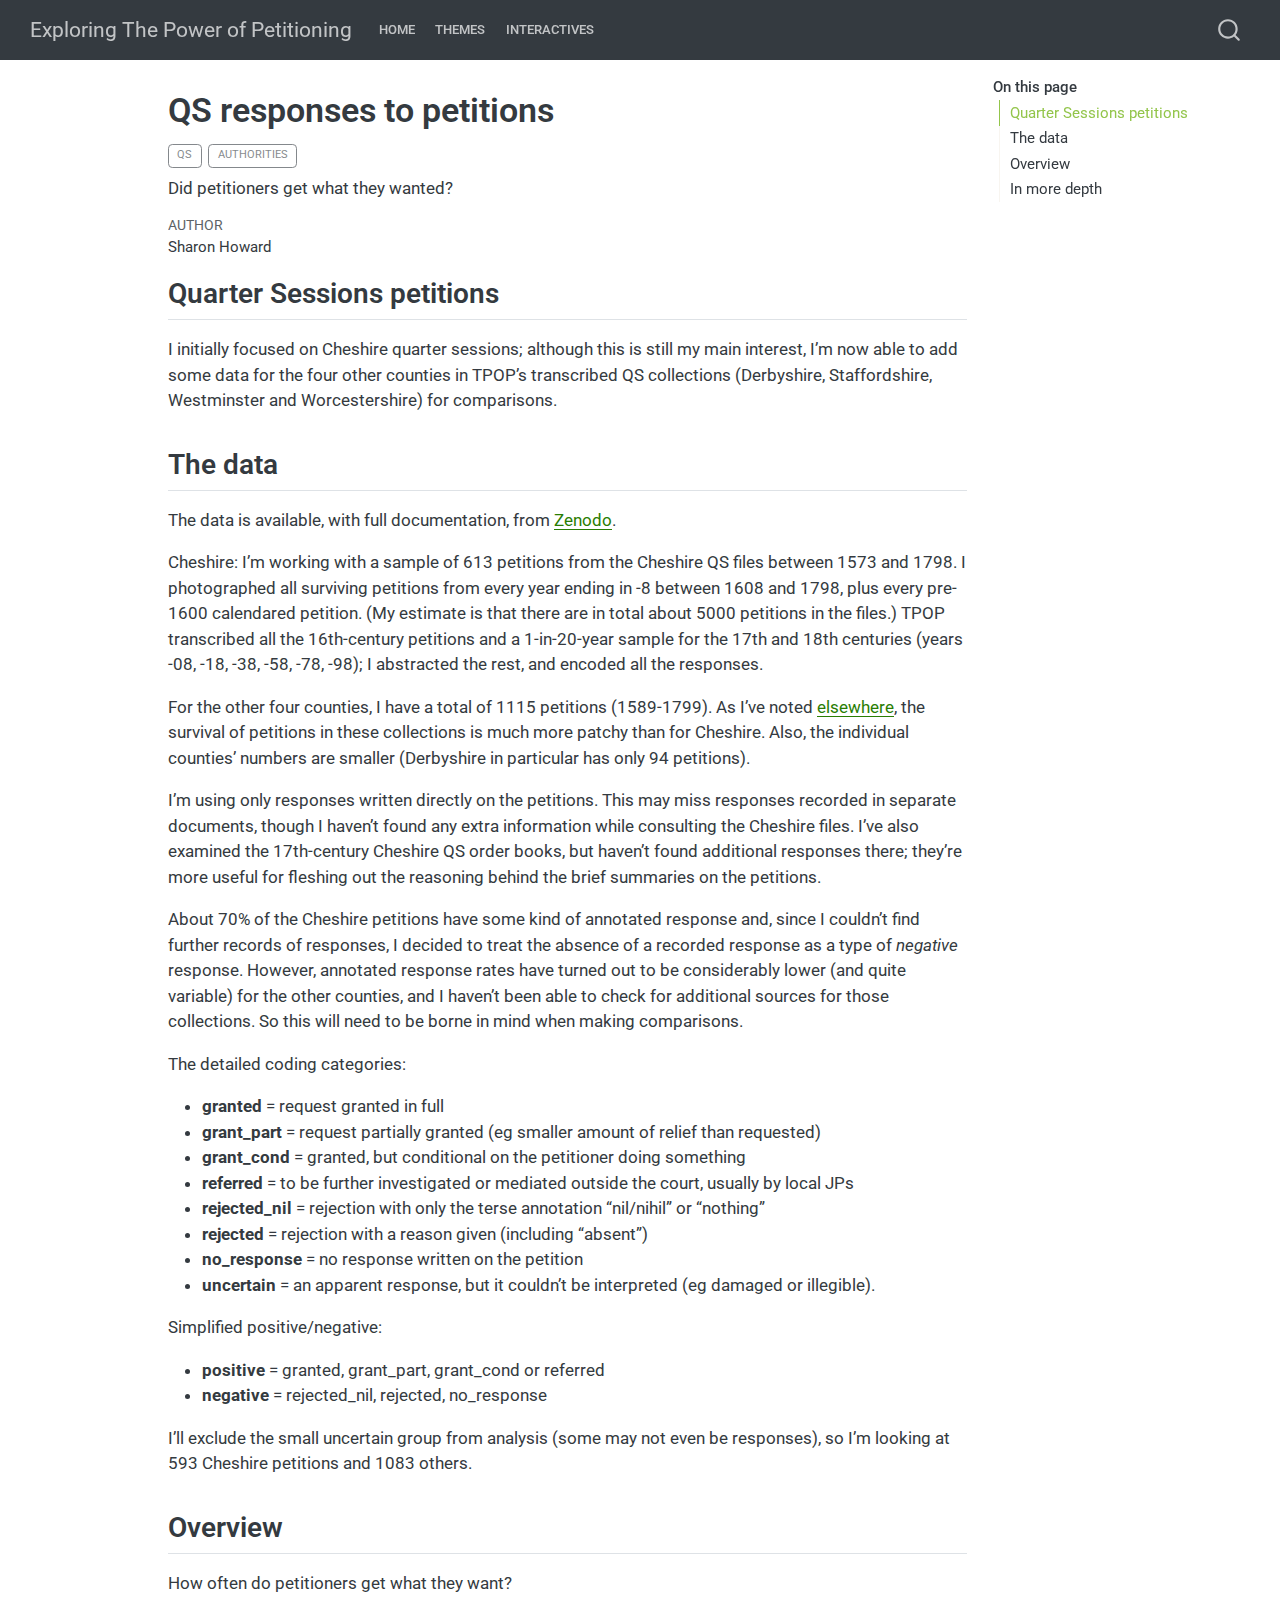
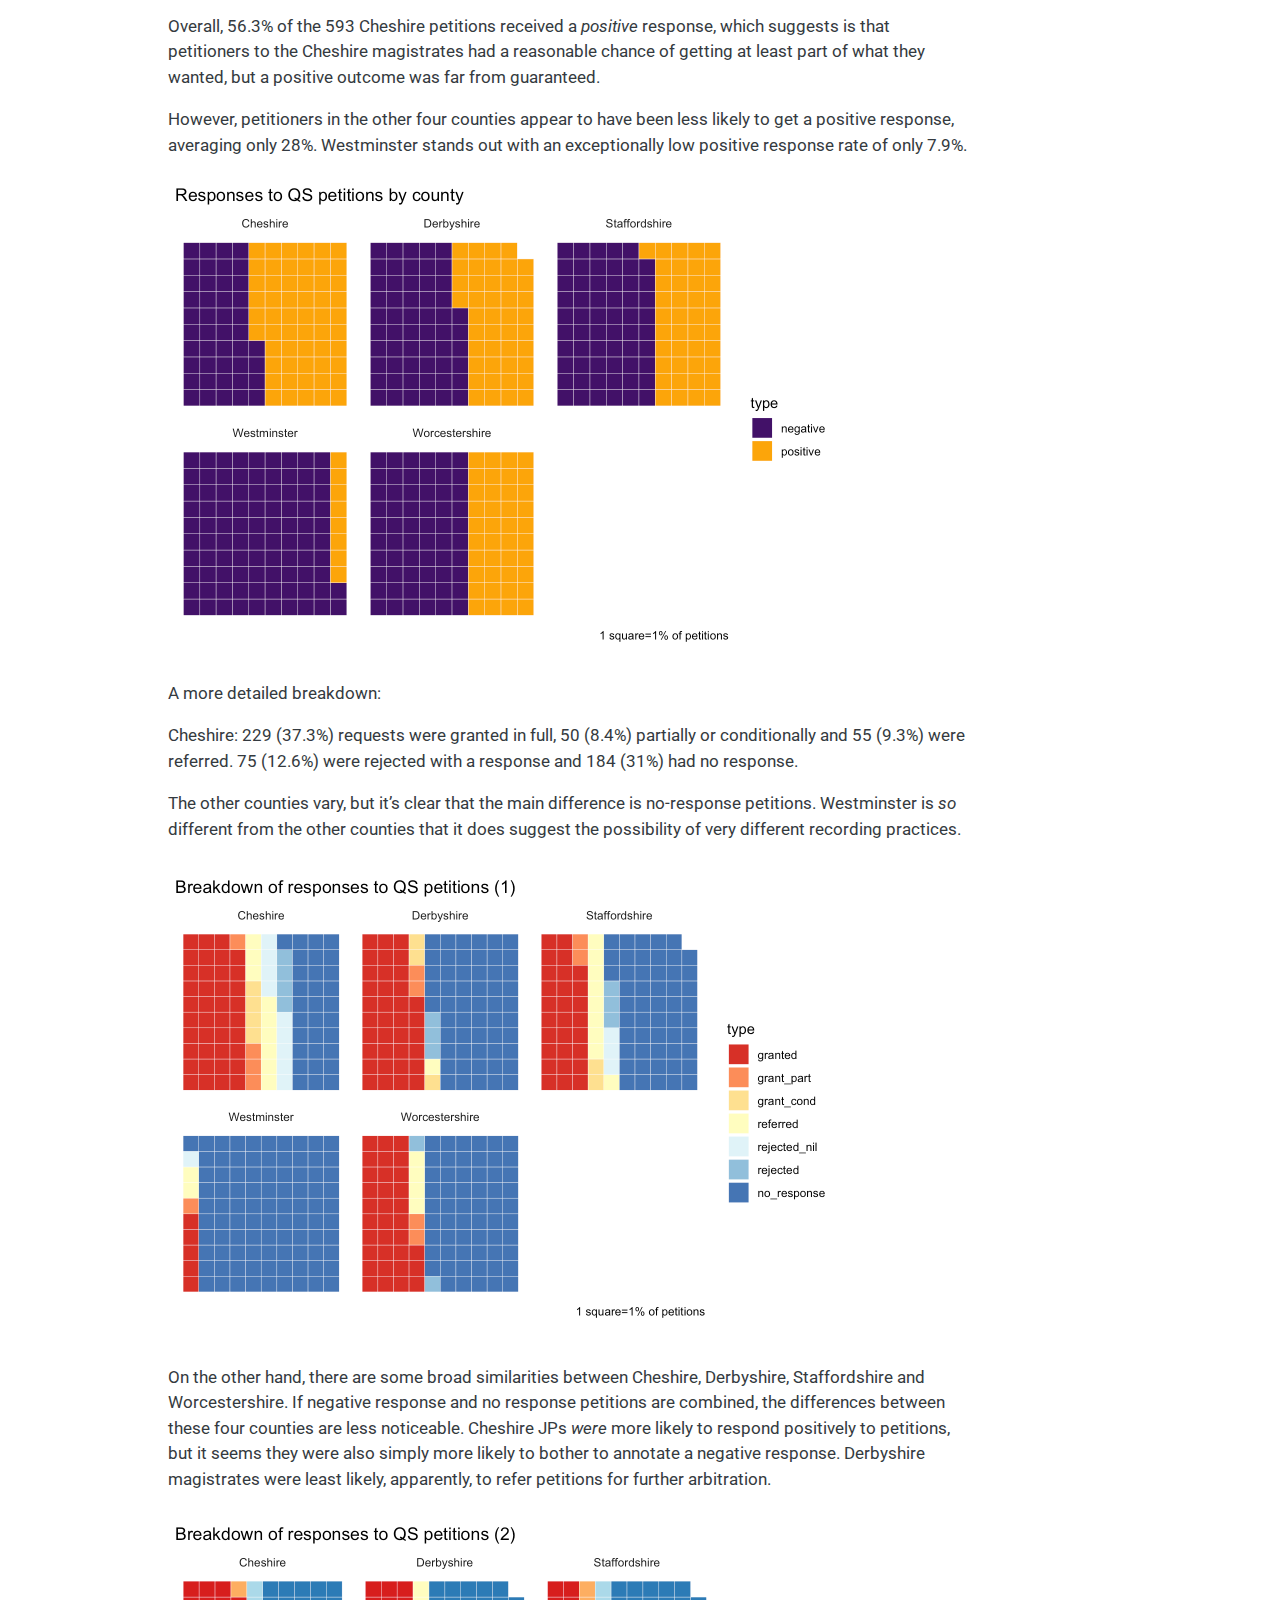
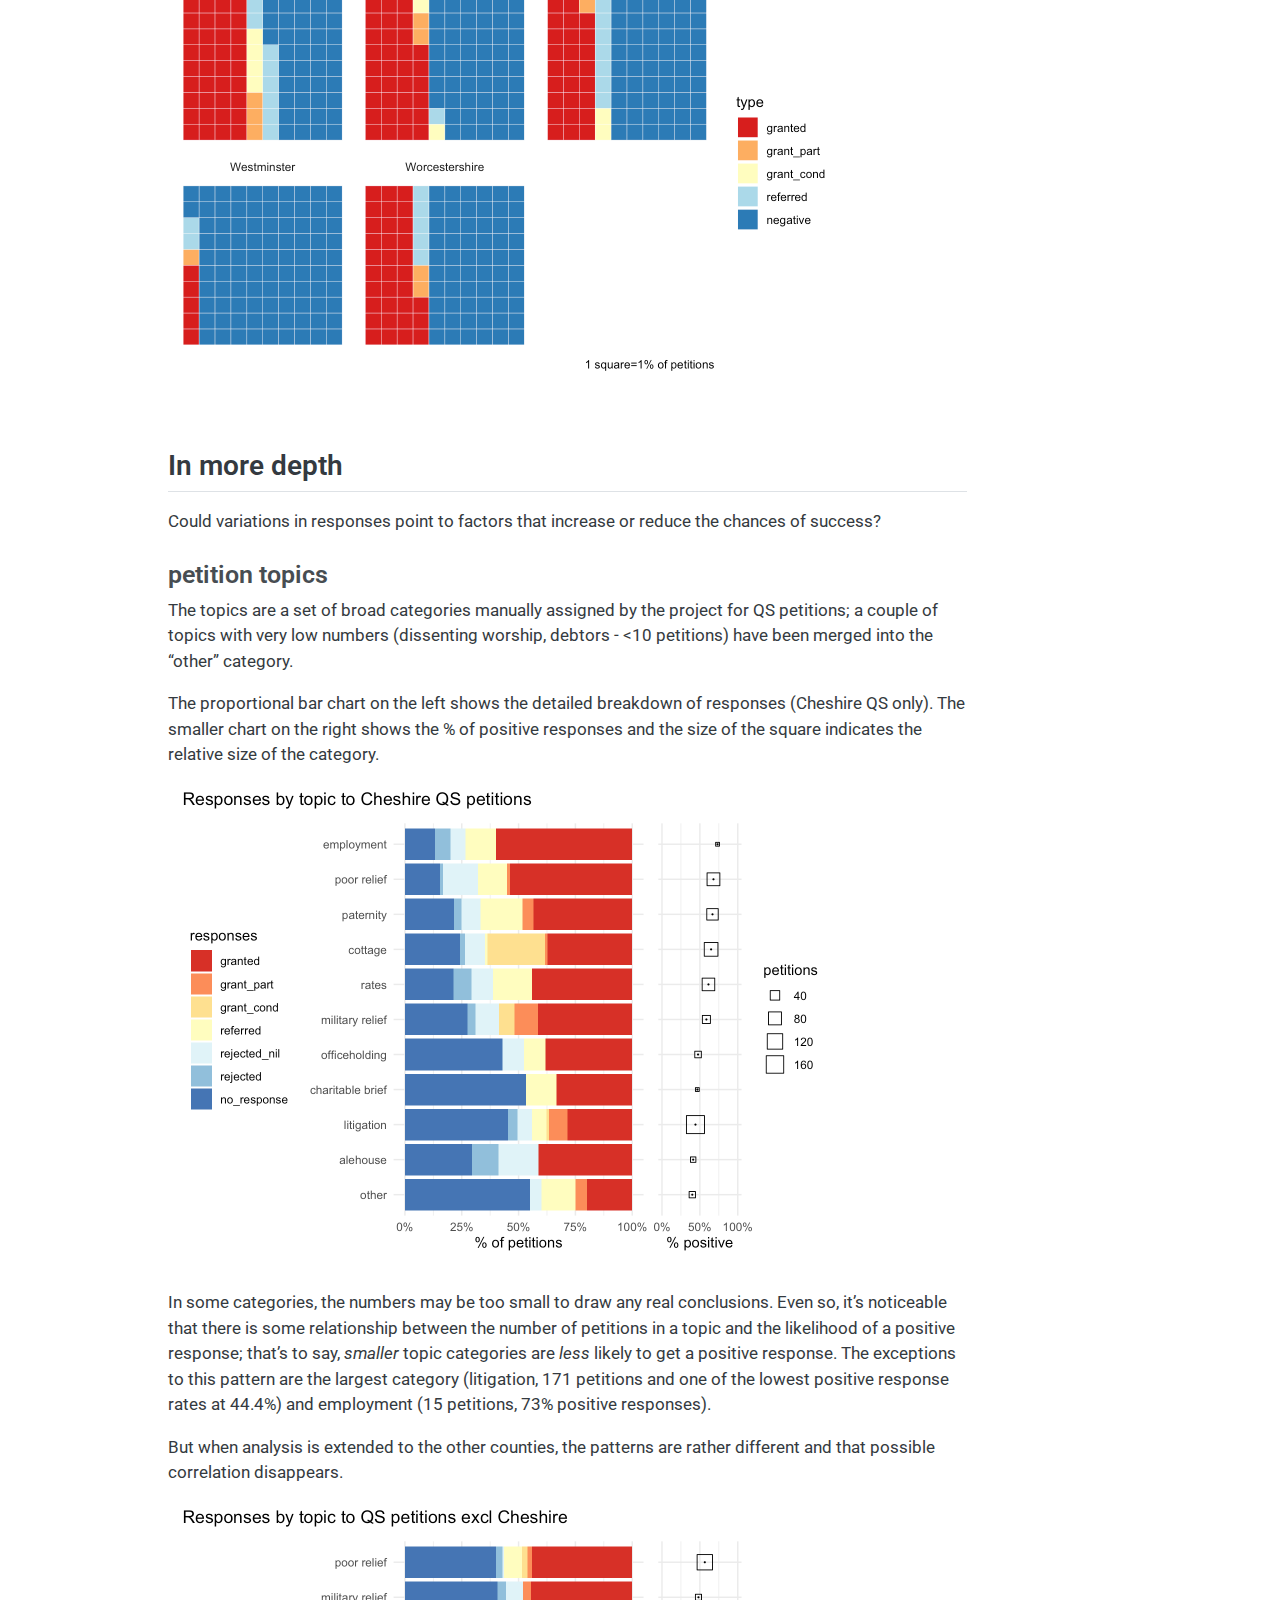
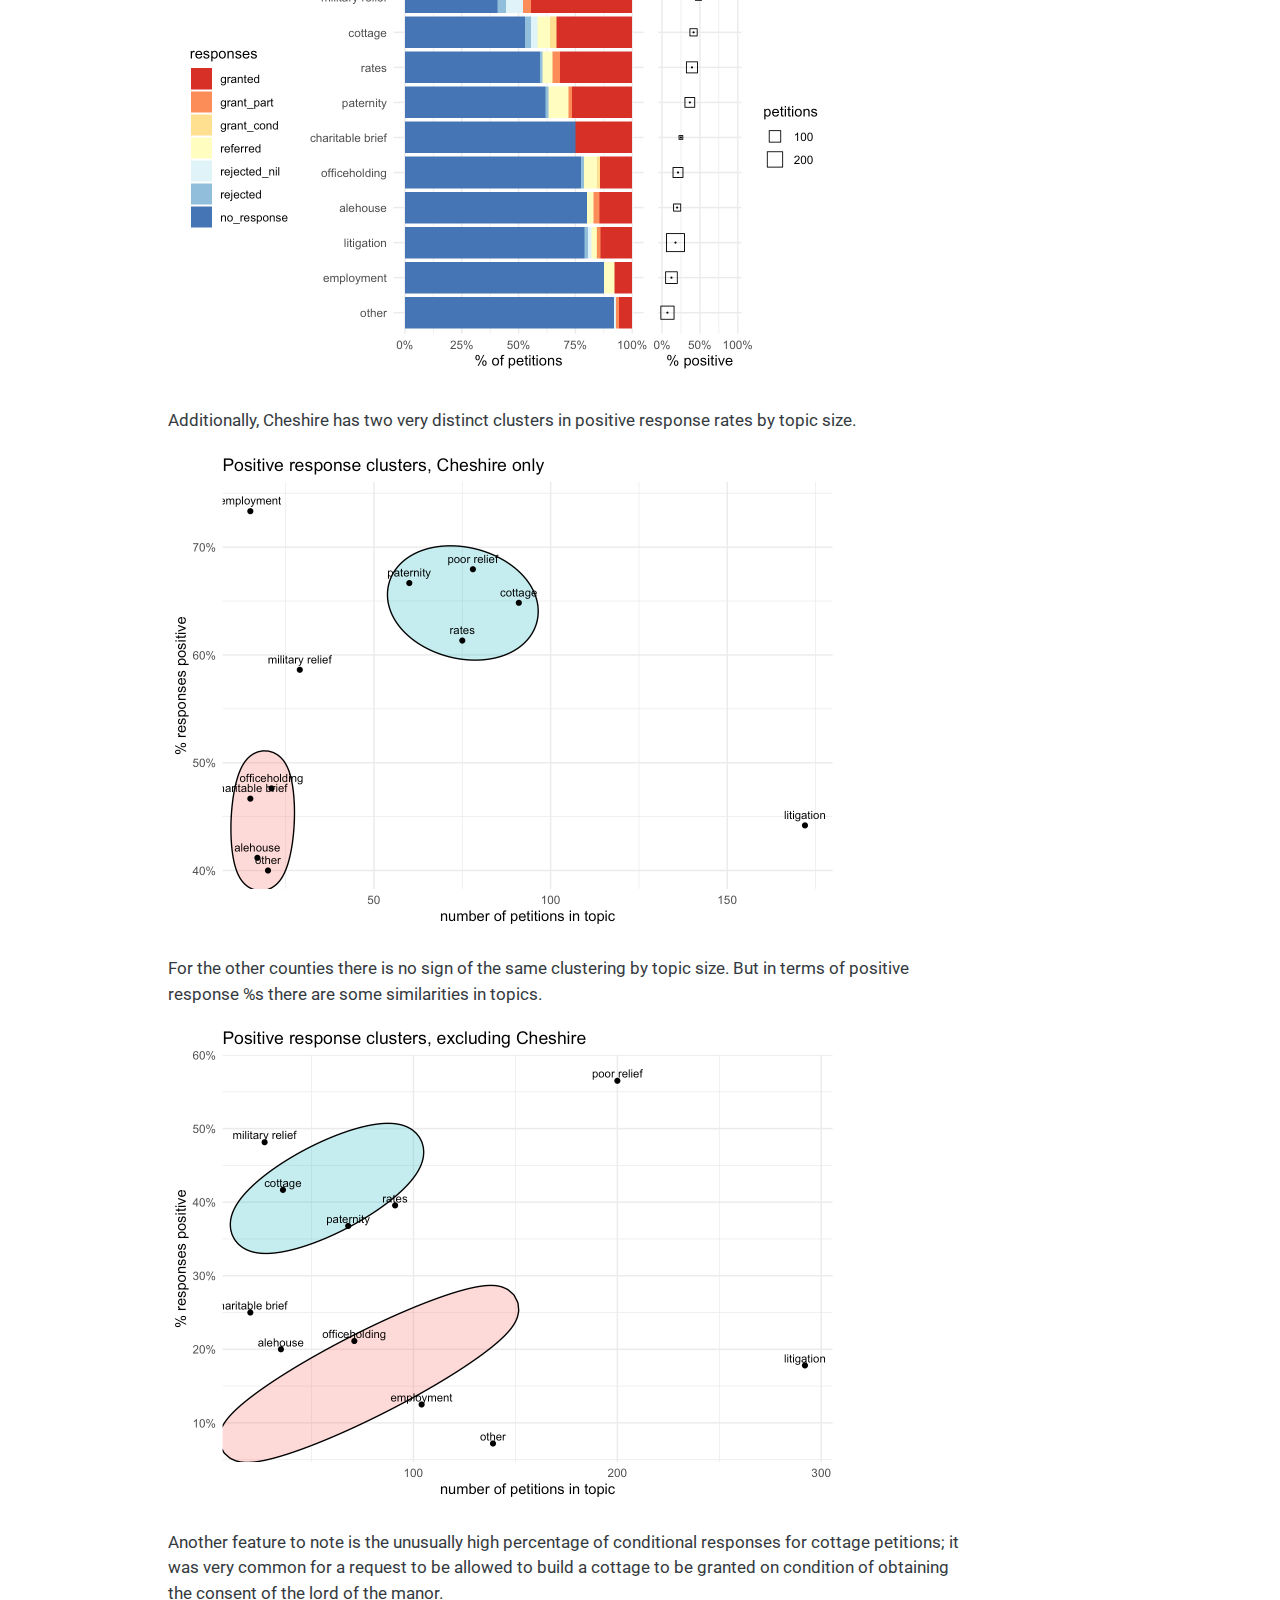
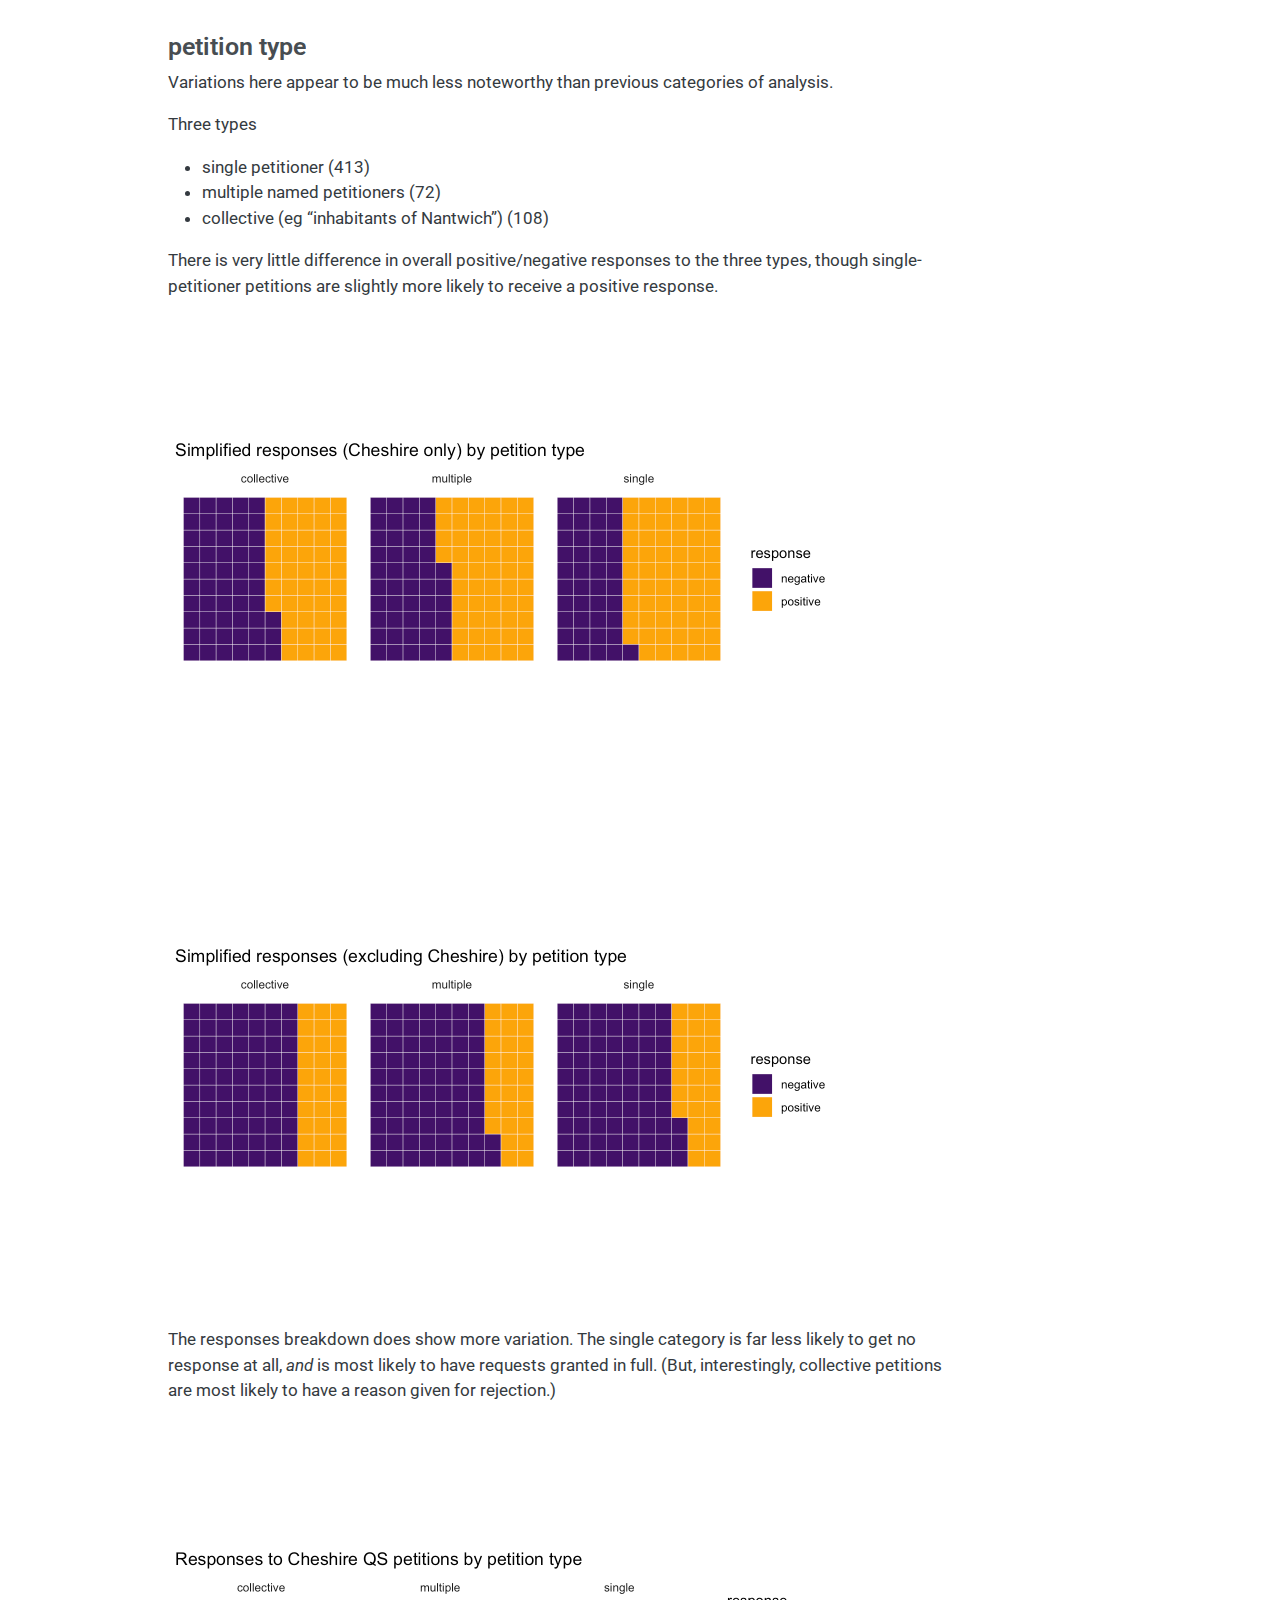
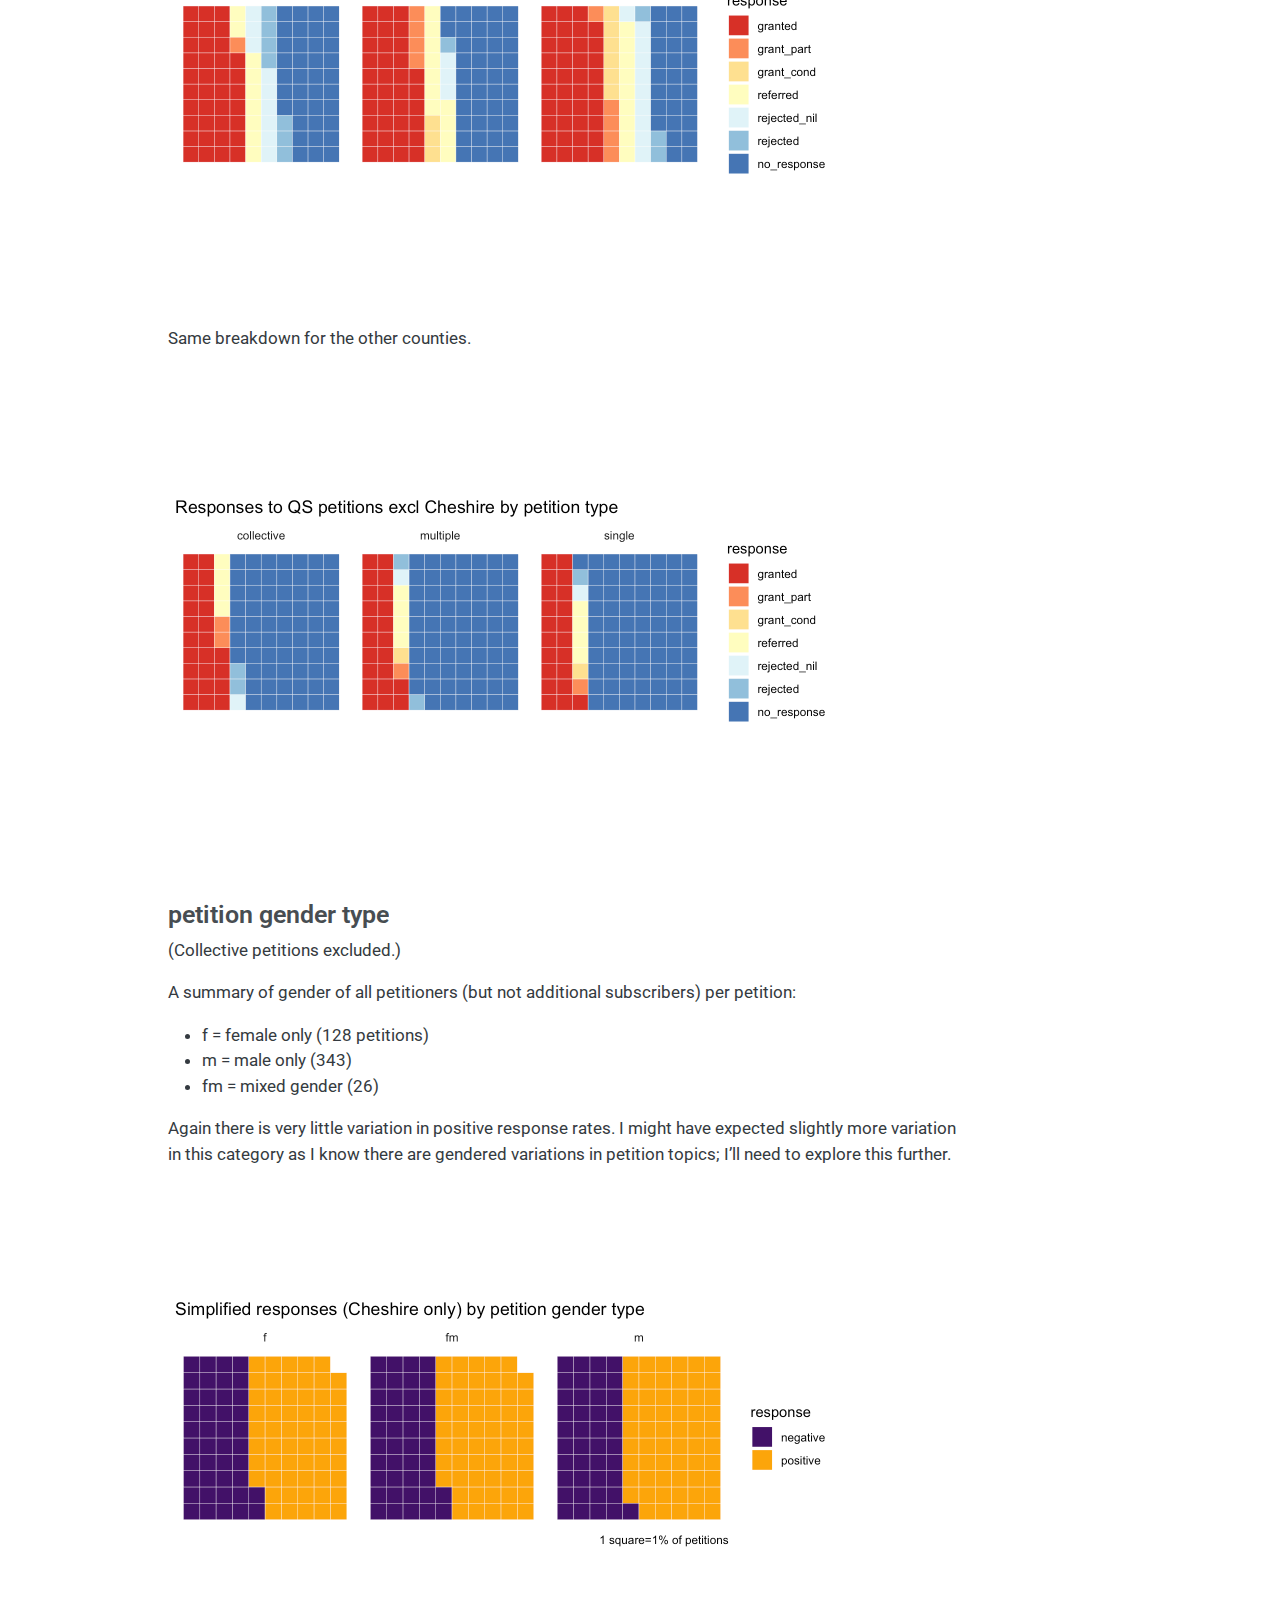
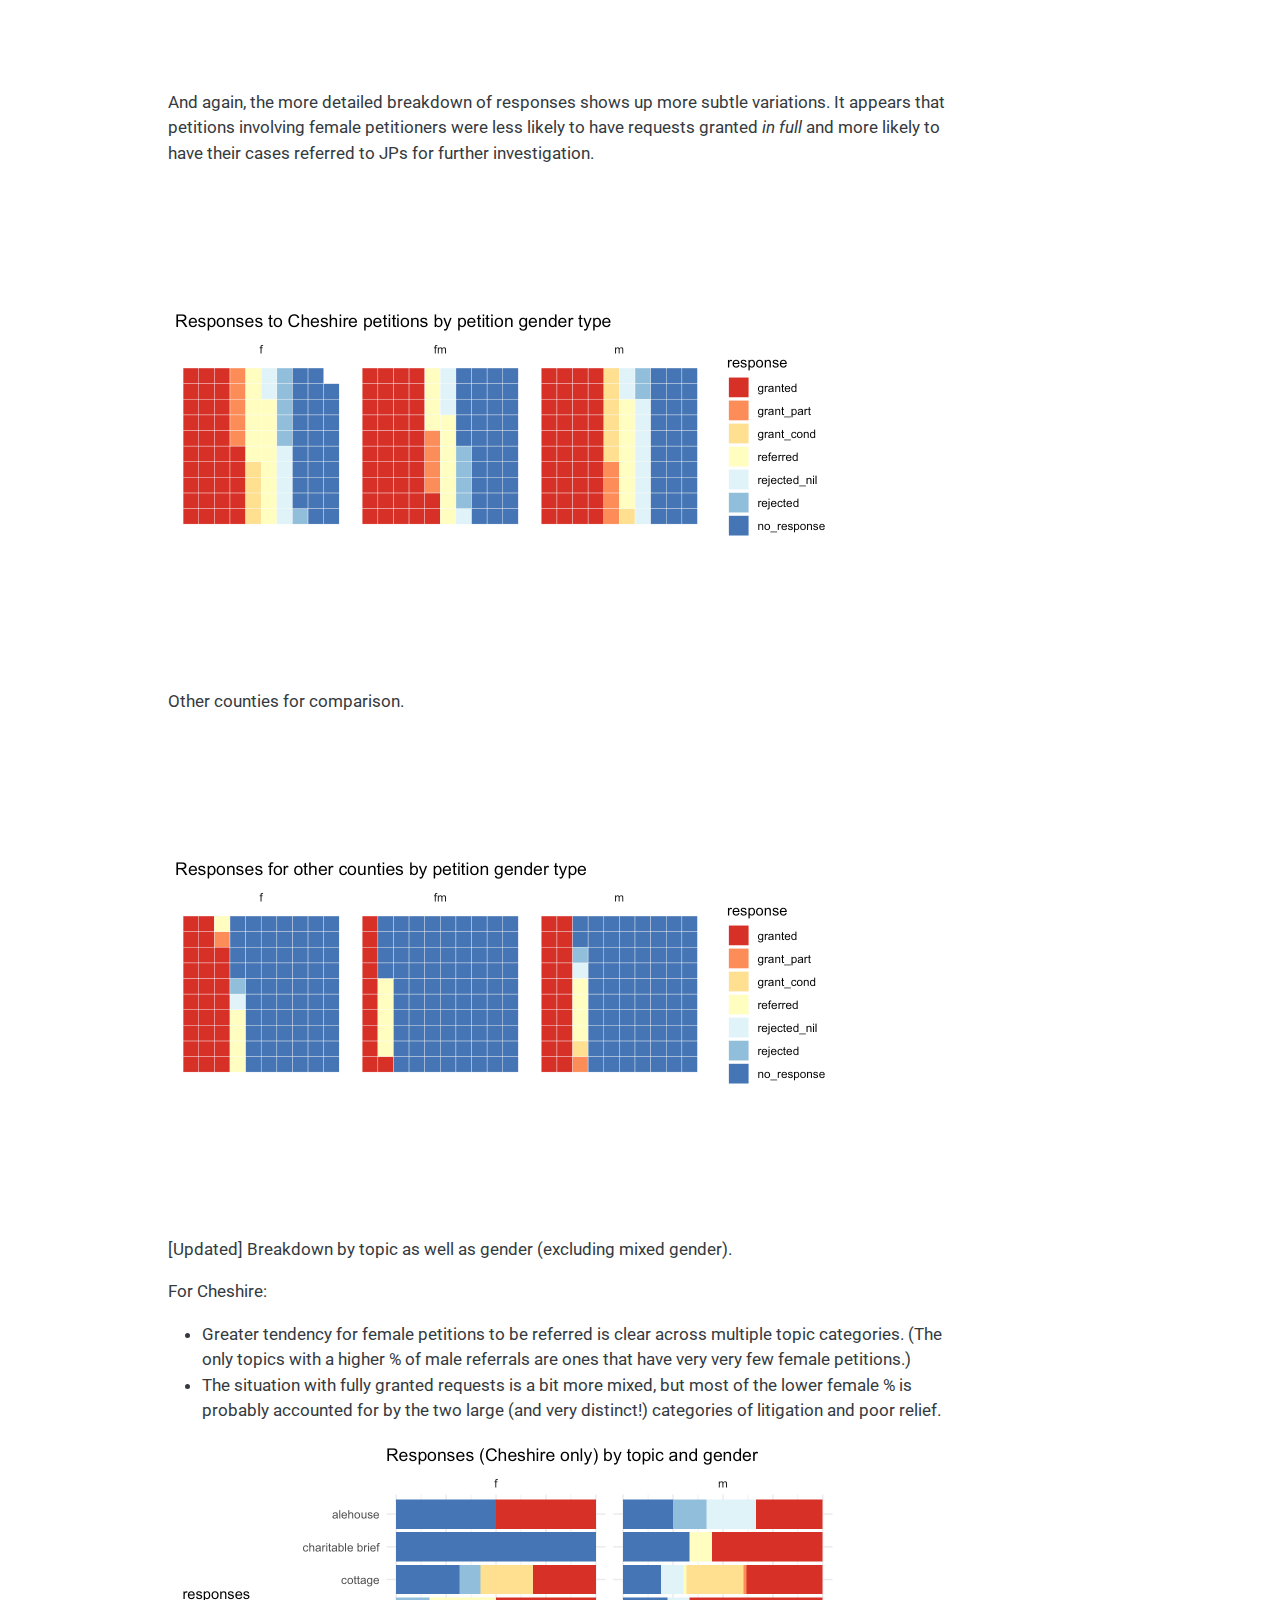
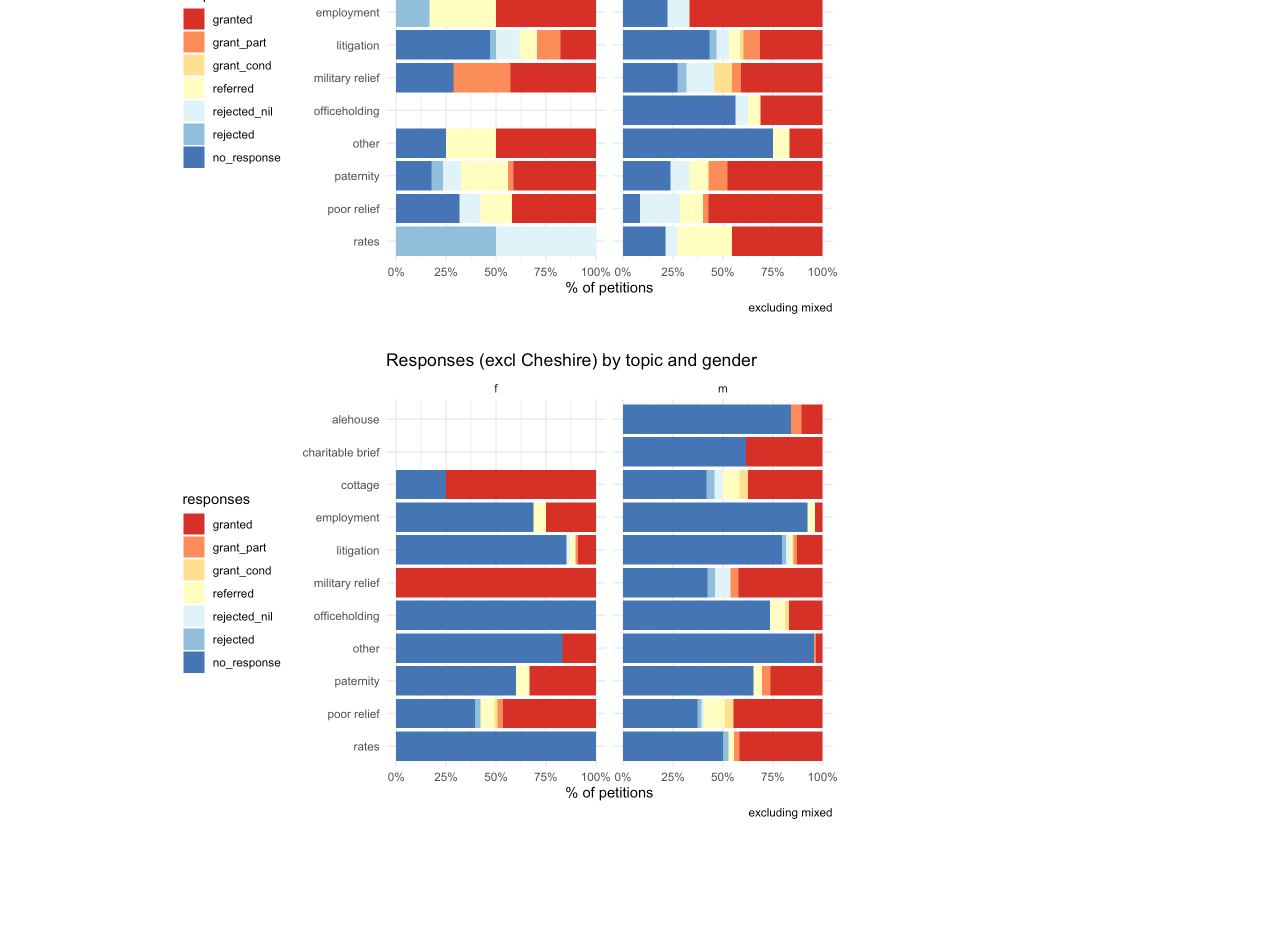
<file: docs/themes/responses.html>
<!DOCTYPE html>
<html xmlns="http://www.w3.org/1999/xhtml" lang="en" xml:lang="en"><head>

<meta charset="utf-8">
<meta name="generator" content="quarto-1.7.32">

<meta name="viewport" content="width=device-width, initial-scale=1.0, user-scalable=yes">

<meta name="author" content="Sharon Howard">
<meta name="description" content="Did petitioners get what they wanted?">

<title>QS responses to petitions – Exploring The Power of Petitioning</title>
<style>
code{white-space: pre-wrap;}
span.smallcaps{font-variant: small-caps;}
div.columns{display: flex; gap: min(4vw, 1.5em);}
div.column{flex: auto; overflow-x: auto;}
div.hanging-indent{margin-left: 1.5em; text-indent: -1.5em;}
ul.task-list{list-style: none;}
ul.task-list li input[type="checkbox"] {
  width: 0.8em;
  margin: 0 0.8em 0.2em -1em; /* quarto-specific, see https://github.com/quarto-dev/quarto-cli/issues/4556 */ 
  vertical-align: middle;
}
</style>


<script src="../site_libs/quarto-nav/quarto-nav.js"></script>
<script src="../site_libs/quarto-nav/headroom.min.js"></script>
<script src="../site_libs/clipboard/clipboard.min.js"></script>
<script src="../site_libs/quarto-search/autocomplete.umd.js"></script>
<script src="../site_libs/quarto-search/fuse.min.js"></script>
<script src="../site_libs/quarto-search/quarto-search.js"></script>
<meta name="quarto:offset" content="../">
<link href="../favicon.png" rel="icon" type="image/png">
<script src="../site_libs/quarto-html/quarto.js" type="module"></script>
<script src="../site_libs/quarto-html/tabsets/tabsets.js" type="module"></script>
<script src="../site_libs/quarto-html/popper.min.js"></script>
<script src="../site_libs/quarto-html/tippy.umd.min.js"></script>
<script src="../site_libs/quarto-html/anchor.min.js"></script>
<link href="../site_libs/quarto-html/tippy.css" rel="stylesheet">
<link href="../site_libs/quarto-html/quarto-syntax-highlighting-37eea08aefeeee20ff55810ff984fec1.css" rel="stylesheet" id="quarto-text-highlighting-styles">
<script src="../site_libs/bootstrap/bootstrap.min.js"></script>
<link href="../site_libs/bootstrap/bootstrap-icons.css" rel="stylesheet">
<link href="../site_libs/bootstrap/bootstrap-2e1c76687fb8e56fe79e3ab19f855661.min.css" rel="stylesheet" append-hash="true" id="quarto-bootstrap" data-mode="light">
<script id="quarto-search-options" type="application/json">{
  "location": "navbar",
  "copy-button": false,
  "collapse-after": 3,
  "panel-placement": "end",
  "type": "overlay",
  "limit": 50,
  "keyboard-shortcut": [
    "f",
    "/",
    "s"
  ],
  "show-item-context": false,
  "language": {
    "search-no-results-text": "No results",
    "search-matching-documents-text": "matching documents",
    "search-copy-link-title": "Copy link to search",
    "search-hide-matches-text": "Hide additional matches",
    "search-more-match-text": "more match in this document",
    "search-more-matches-text": "more matches in this document",
    "search-clear-button-title": "Clear",
    "search-text-placeholder": "",
    "search-detached-cancel-button-title": "Cancel",
    "search-submit-button-title": "Submit",
    "search-label": "Search"
  }
}</script>


<link rel="stylesheet" href="../styles.css">
</head>

<body class="nav-fixed quarto-light">

<div id="quarto-search-results"></div>
  <header id="quarto-header" class="headroom fixed-top">
    <nav class="navbar navbar-expand-lg " data-bs-theme="dark">
      <div class="navbar-container container-fluid">
      <div class="navbar-brand-container mx-auto">
    <a class="navbar-brand" href="../index.html">
    <span class="navbar-title">Exploring The Power of Petitioning</span>
    </a>
  </div>
            <div id="quarto-search" class="" title="Search"></div>
          <button class="navbar-toggler" type="button" data-bs-toggle="collapse" data-bs-target="#navbarCollapse" aria-controls="navbarCollapse" role="menu" aria-expanded="false" aria-label="Toggle navigation" onclick="if (window.quartoToggleHeadroom) { window.quartoToggleHeadroom(); }">
  <span class="navbar-toggler-icon"></span>
</button>
          <div class="collapse navbar-collapse" id="navbarCollapse">
            <ul class="navbar-nav navbar-nav-scroll me-auto">
  <li class="nav-item">
    <a class="nav-link" href="../index.html"> 
<span class="menu-text">Home</span></a>
  </li>  
  <li class="nav-item">
    <a class="nav-link" href="../themes/index.html"> 
<span class="menu-text">Themes</span></a>
  </li>  
  <li class="nav-item">
    <a class="nav-link" href="../interactive/"> 
<span class="menu-text">Interactives</span></a>
  </li>  
</ul>
          </div> <!-- /navcollapse -->
            <div class="quarto-navbar-tools">
</div>
      </div> <!-- /container-fluid -->
    </nav>
</header>
<!-- content -->
<div id="quarto-content" class="quarto-container page-columns page-rows-contents page-layout-article page-navbar">
<!-- sidebar -->
<!-- margin-sidebar -->
    <div id="quarto-margin-sidebar" class="sidebar margin-sidebar">
        <nav id="TOC" role="doc-toc" class="toc-active">
    <h2 id="toc-title">On this page</h2>
   
  <ul>
  <li><a href="#quarter-sessions-petitions" id="toc-quarter-sessions-petitions" class="nav-link active" data-scroll-target="#quarter-sessions-petitions">Quarter Sessions petitions</a></li>
  <li><a href="#the-data" id="toc-the-data" class="nav-link" data-scroll-target="#the-data">The data</a></li>
  <li><a href="#overview" id="toc-overview" class="nav-link" data-scroll-target="#overview">Overview</a></li>
  <li><a href="#in-more-depth" id="toc-in-more-depth" class="nav-link" data-scroll-target="#in-more-depth">In more depth</a>
  <ul class="collapse">
  <li><a href="#petition-topics" id="toc-petition-topics" class="nav-link" data-scroll-target="#petition-topics">petition topics</a></li>
  <li><a href="#petition-type" id="toc-petition-type" class="nav-link" data-scroll-target="#petition-type">petition type</a></li>
  <li><a href="#petition-gender-type" id="toc-petition-gender-type" class="nav-link" data-scroll-target="#petition-gender-type">petition gender type</a></li>
  </ul></li>
  </ul>
</nav>
    </div>
<!-- main -->
<main class="content" id="quarto-document-content">

<header id="title-block-header" class="quarto-title-block default">
<div class="quarto-title">
<h1 class="title">QS responses to petitions</h1>
  <div class="quarto-categories">
    <div class="quarto-category">QS</div>
    <div class="quarto-category">authorities</div>
  </div>
  </div>

<div>
  <div class="description">
    Did petitioners get what they wanted?
  </div>
</div>


<div class="quarto-title-meta">

    <div>
    <div class="quarto-title-meta-heading">Author</div>
    <div class="quarto-title-meta-contents">
             <p>Sharon Howard </p>
          </div>
  </div>
    
  
    
  </div>
  


</header>


<section id="quarter-sessions-petitions" class="level2">
<h2 class="anchored" data-anchor-id="quarter-sessions-petitions">Quarter Sessions petitions</h2>
<p>I initially focused on Cheshire quarter sessions; although this is still my main interest, I’m now able to add some data for the four other counties in TPOP’s transcribed QS collections (Derbyshire, Staffordshire, Westminster and Worcestershire) for comparisons.</p>
</section>
<section id="the-data" class="level2">
<h2 class="anchored" data-anchor-id="the-data">The data</h2>
<p>The data is available, with full documentation, from <a href="https://doi.org/10.5281/zenodo.7027692">Zenodo</a>.</p>
<p>Cheshire: I’m working with a sample of 613 petitions from the Cheshire QS files between 1573 and 1798. I photographed all surviving petitions from every year ending in -8 between 1608 and 1798, plus every pre-1600 calendared petition. (My estimate is that there are in total about 5000 petitions in the files.) TPOP transcribed all the 16th-century petitions and a 1-in-20-year sample for the 17th and 18th centuries (years -08, -18, -38, -58, -78, -98); I abstracted the rest, and encoded all the responses.</p>
<p>For the other four counties, I have a total of 1115 petitions (1589-1799). As I’ve noted <a href="topics.html">elsewhere</a>, the survival of petitions in these collections is much more patchy than for Cheshire. Also, the individual counties’ numbers are smaller (Derbyshire in particular has only 94 petitions).</p>
<p>I’m using only responses written directly on the petitions. This may miss responses recorded in separate documents, though I haven’t found any extra information while consulting the Cheshire files. I’ve also examined the 17th-century Cheshire QS order books, but haven’t found additional responses there; they’re more useful for fleshing out the reasoning behind the brief summaries on the petitions.</p>
<p>About 70% of the Cheshire petitions have some kind of annotated response and, since I couldn’t find further records of responses, I decided to treat the absence of a recorded response as a type of <em>negative</em> response. However, annotated response rates have turned out to be considerably lower (and quite variable) for the other counties, and I haven’t been able to check for additional sources for those collections. So this will need to be borne in mind when making comparisons.</p>
<p>The detailed coding categories:</p>
<ul>
<li><strong>granted</strong> = request granted in full</li>
<li><strong>grant_part</strong> = request partially granted (eg smaller amount of relief than requested)</li>
<li><strong>grant_cond</strong> = granted, but conditional on the petitioner doing something</li>
<li><strong>referred</strong> = to be further investigated or mediated outside the court, usually by local JPs</li>
<li><strong>rejected_nil</strong> = rejection with only the terse annotation “nil/nihil” or “nothing”</li>
<li><strong>rejected</strong> = rejection with a reason given (including “absent”)</li>
<li><strong>no_response</strong> = no response written on the petition</li>
<li><strong>uncertain</strong> = an apparent response, but it couldn’t be interpreted (eg damaged or illegible).</li>
</ul>
<p>Simplified positive/negative:</p>
<ul>
<li><strong>positive</strong> = granted, grant_part, grant_cond or referred</li>
<li><strong>negative</strong> = rejected_nil, rejected, no_response</li>
</ul>
<p>I’ll exclude the small uncertain group from analysis (some may not even be responses), so I’m looking at 593 Cheshire petitions and 1083 others.</p>
</section>
<section id="overview" class="level2">
<h2 class="anchored" data-anchor-id="overview">Overview</h2>
<p>How often do petitioners get what they want?</p>
<p>Overall, 56.3% of the 593 Cheshire petitions received a <em>positive</em> response, which suggests is that petitioners to the Cheshire magistrates had a reasonable chance of getting at least part of what they wanted, but a positive outcome was far from guaranteed.</p>
<p>However, petitioners in the other four counties appear to have been less likely to get a positive response, averaging only 28%. Westminster stands out with an exceptionally low positive response rate of only 7.9%.</p>
<div class="cell">
<div class="cell-output-display">
<div>
<figure class="figure">
<p><img src="responses_files/figure-html/waffle-responses-to-counties-qs-petitions-1.png" class="img-fluid figure-img" alt="Waffle chart of positive vs negative responses to QS petitions between 1573 and 1798, by county; positive response rates were higher for Cheshire than any other county." width="672"></p>
</figure>
</div>
</div>
</div>
<p>A more detailed breakdown:</p>
<p>Cheshire: 229 (37.3%) requests were granted in full, 50 (8.4%) partially or conditionally and 55 (9.3%) were referred. 75 (12.6%) were rejected with a response and 184 (31%) had no response.</p>
<p>The other counties vary, but it’s clear that the main difference is no-response petitions. Westminster is <em>so</em> different from the other counties that it does suggest the possibility of very different recording practices.</p>
<div class="cell">
<div class="cell-output-display">
<div>
<figure class="figure">
<p><img src="responses_files/figure-html/waffle-detailed-responses-to-counties-qs-petitions-1.png" class="img-fluid figure-img" alt="Waffle chart of detailed response categories for Quarter Sessions petitions." width="672"></p>
</figure>
</div>
</div>
</div>
<p>On the other hand, there are some broad similarities between Cheshire, Derbyshire, Staffordshire and Worcestershire. If negative response and no response petitions are combined, the differences between these four counties are less noticeable. Cheshire JPs <em>were</em> more likely to respond positively to petitions, but it seems they were also simply more likely to bother to annotate a negative response. Derbyshire magistrates were least likely, apparently, to refer petitions for further arbitration.</p>
<div class="cell">
<div class="cell-output-display">
<div>
<figure class="figure">
<p><img src="responses_files/figure-html/waffle-less-detailed-responses-to-counties-qs-petitions-1.png" class="img-fluid figure-img" alt="Waffle chart of detailed response categories for Quarter Sessions petitions, combining all negative responses into a single category." width="672"></p>
</figure>
</div>
</div>
</div>
</section>
<section id="in-more-depth" class="level2">
<h2 class="anchored" data-anchor-id="in-more-depth">In more depth</h2>
<p>Could variations in responses point to factors that increase or reduce the chances of success?</p>
<section id="petition-topics" class="level3">
<h3 class="anchored" data-anchor-id="petition-topics">petition topics</h3>
<p>The topics are a set of broad categories manually assigned by the project for QS petitions; a couple of topics with very low numbers (dissenting worship, debtors - &lt;10 petitions) have been merged into the “other” category.</p>
<p>The proportional bar chart on the left shows the detailed breakdown of responses (Cheshire QS only). The smaller chart on the right shows the % of positive responses and the size of the square indicates the relative size of the category.</p>
<div class="cell">
<div class="cell-output-display">
<div>
<figure class="figure">
<p><img src="responses_files/figure-html/proportional-bar-responses-cheshire-qs-petitions-by-topics-1.png" class="img-fluid figure-img" alt="Dual chart of responses to Cheshire petitions broken down by petition topics, ordered by % of positive responses: 1. Proportional stacked bar chart of detailed response categories to petitions; 2. &quot;Bubble&quot; chart of % of positive responses for each topic." width="672"></p>
</figure>
</div>
</div>
</div>
<p>In some categories, the numbers may be too small to draw any real conclusions. Even so, it’s noticeable that there is some relationship between the number of petitions in a topic and the likelihood of a positive response; that’s to say, <em>smaller</em> topic categories are <em>less</em> likely to get a positive response. The exceptions to this pattern are the largest category (litigation, 171 petitions and one of the lowest positive response rates at 44.4%) and employment (15 petitions, 73% positive responses).</p>
<p>But when analysis is extended to the other counties, the patterns are rather different and that possible correlation disappears.</p>
<div class="cell">
<div class="cell-output-display">
<div>
<figure class="figure">
<p><img src="responses_files/figure-html/proportional-bar-responses-other-qs-petitions-by-topics-1.png" class="img-fluid figure-img" alt="Dual chart of responses to petitions excl Cheshire, broken down by petition topics, ordered by % of positive responses: 1. Proportional stacked bar chart of detailed response categories to petitions; 2. &quot;Bubble&quot; chart of % of positive responses for each topic." width="672"></p>
</figure>
</div>
</div>
</div>
<p>Additionally, Cheshire has two very distinct clusters in positive response rates by topic size.</p>
<div class="cell">
<div class="cell-output-display">
<div>
<figure class="figure">
<p><img src="responses_files/figure-html/scatter-plot-positive-responses-topics-size-cheshire-1.png" class="img-fluid figure-img" alt="Scatter plot with text labels showing relations between % positive responses and number of petitions in topics, indicating two main clusters of topics; (mostly) small numbers <50% positive responses, larger numbers >60% positive." width="672"></p>
</figure>
</div>
</div>
</div>
<p>For the other counties there is no sign of the same clustering by topic size. But in terms of positive response %s there are some similarities in topics.</p>
<div class="cell">
<div class="cell-output-display">
<div>
<figure class="figure">
<p><img src="responses_files/figure-html/scatter-plot-positive-responses-topics-size-other-1.png" class="img-fluid figure-img" alt="Scatter plot with text labels showing relations between % positive responses and number of petitions in topics (excl Cheshire), also indicating two main clusters of topics but no correlation with topic size" width="672"></p>
</figure>
</div>
</div>
</div>
<p>Another feature to note is the unusually high percentage of conditional responses for cottage petitions; it was very common for a request to be allowed to build a cottage to be granted on condition of obtaining the consent of the lord of the manor.</p>
</section>
<section id="petition-type" class="level3">
<h3 class="anchored" data-anchor-id="petition-type">petition type</h3>
<p>Variations here appear to be much less noteworthy than previous categories of analysis.</p>
<p>Three types</p>
<ul>
<li>single petitioner (413)</li>
<li>multiple named petitioners (72)</li>
<li>collective (eg “inhabitants of Nantwich”) (108)</li>
</ul>
<p>There is very little difference in overall positive/negative responses to the three types, though single-petitioner petitions are slightly more likely to receive a positive response.</p>
<div class="cell">
<div class="cell-output-display">
<div>
<figure class="figure">
<p><img src="responses_files/figure-html/waffle-responses-to-cheshire-qs-petitions-by-petition-type-1.png" class="img-fluid figure-img" alt="Waffle chart of positive vs negative responses to petitions(Cheshire), faceted by petition type (single, group, collective); shows not much variation between the types." width="672"></p>
</figure>
</div>
</div>
</div>
<div class="cell">
<div class="cell-output-display">
<div>
<figure class="figure">
<p><img src="responses_files/figure-html/waffle-responses-to-other-qs-petitions-by-petition-type-1.png" class="img-fluid figure-img" alt="Waffle chart of positive vs negative responses to petitions (excl Cheshire), faceted by petition type (single, group, collective); shows not much variation between the types." width="672"></p>
</figure>
</div>
</div>
</div>
<p>The responses breakdown does show more variation. The single category is far less likely to get no response at all, <em>and</em> is most likely to have requests granted in full. (But, interestingly, collective petitions are most likely to have a reason given for rejection.)</p>
<div class="cell">
<div class="cell-output-display">
<div>
<figure class="figure">
<p><img src="responses_files/figure-html/waffle-detailed-responses-to-cheshire-qs-petitions-by-petition-type-1.png" class="img-fluid figure-img" alt="Waffle chart of positive vs negative response categories to petitions faceted by petition type." width="672"></p>
</figure>
</div>
</div>
</div>
<p>Same breakdown for the other counties.</p>
<div class="cell">
<div class="cell-output-display">
<div>
<figure class="figure">
<p><img src="responses_files/figure-html/waffle-detailed-responses-to-other-qs-petitions-by-petition-type-1.png" class="img-fluid figure-img" alt="Waffle chart of positive vs negative response categories to other petitions faceted by petition type." width="672"></p>
</figure>
</div>
</div>
</div>
</section>
<section id="petition-gender-type" class="level3">
<h3 class="anchored" data-anchor-id="petition-gender-type">petition gender type</h3>
<p>(Collective petitions excluded.)</p>
<p>A summary of gender of all petitioners (but not additional subscribers) per petition:</p>
<ul>
<li>f = female only (128 petitions)</li>
<li>m = male only (343)</li>
<li>fm = mixed gender (26)</li>
</ul>
<p>Again there is very little variation in positive response rates. I might have expected slightly more variation in this category as I know there are gendered variations in petition topics; I’ll need to explore this further.</p>
<div class="cell">
<div class="cell-output-display">
<div>
<figure class="figure">
<p><img src="responses_files/figure-html/waffle-responses-to-cheshire-qs-petitions-by-petition-gender-type-1.png" class="img-fluid figure-img" alt="Waffle chart of positive vs negative responses to petitions faceted by petition gender type (female, male, mixed); differences between genders are smaller than I might have expected." width="672"></p>
</figure>
</div>
</div>
</div>
<p>And again, the more detailed breakdown of responses shows up more subtle variations. It appears that petitions involving female petitioners were less likely to have requests granted <em>in full</em> and more likely to have their cases referred to JPs for further investigation.</p>
<div class="cell">
<div class="cell-output-display">
<div>
<figure class="figure">
<p><img src="responses_files/figure-html/waffle-detailed-responses-to-cheshire-qs-petitions-by-petition-gender-type-1.png" class="img-fluid figure-img" alt="Waffle chart of detailed response categories to Cheshire petitions faceted by petition gender." width="672"></p>
</figure>
</div>
</div>
</div>
<p>Other counties for comparison.</p>
<div class="cell">
<div class="cell-output-display">
<div>
<figure class="figure">
<p><img src="responses_files/figure-html/waffle-detailed-responses-to-other-qs-petitions-by-petition-gender-type-1.png" class="img-fluid figure-img" alt="Waffle chart of detailed response categories to other counties petitions faceted by petition gender." width="672"></p>
</figure>
</div>
</div>
</div>
<p>[Updated] Breakdown by topic as well as gender (excluding mixed gender).</p>
<p>For Cheshire:</p>
<ul>
<li>Greater tendency for female petitions to be referred is clear across multiple topic categories. (The only topics with a higher % of male referrals are ones that have very very few female petitions.)</li>
<li>The situation with fully granted requests is a bit more mixed, but most of the lower female % is probably accounted for by the two large (and very distinct!) categories of litigation and poor relief.</li>
</ul>
<div class="cell">
<div class="cell-output-display">
<div>
<figure class="figure">
<p><img src="responses_files/figure-html/proportional-bar-detailed-responses-to-cheshire-qs-petitions-by-petition-gender-type-topic-1.png" class="img-fluid figure-img" alt="Proportional stacked bar chart of detailed response categories to Cheshire petitions broken down by topic and petition gender (excluding mixed gender)." width="672"></p>
</figure>
</div>
</div>
</div>
<div class="cell">
<div class="cell-output-display">
<div>
<figure class="figure">
<p><img src="responses_files/figure-html/proportional-bar-detailed-responses-to-other-qs-petitions-by-petition-gender-type-topic-1.png" class="img-fluid figure-img" alt="Proportional stacked bar chart of detailed response categories to petitions excl Cheshire, broken down by topic and petition gender (excluding mixed gender)." width="672"></p>
</figure>
</div>
</div>
</div>


</section>
</section>

</main> <!-- /main -->
<script id="quarto-html-after-body" type="application/javascript">
  window.document.addEventListener("DOMContentLoaded", function (event) {
    const icon = "";
    const anchorJS = new window.AnchorJS();
    anchorJS.options = {
      placement: 'right',
      icon: icon
    };
    anchorJS.add('.anchored');
    const isCodeAnnotation = (el) => {
      for (const clz of el.classList) {
        if (clz.startsWith('code-annotation-')) {                     
          return true;
        }
      }
      return false;
    }
    const onCopySuccess = function(e) {
      // button target
      const button = e.trigger;
      // don't keep focus
      button.blur();
      // flash "checked"
      button.classList.add('code-copy-button-checked');
      var currentTitle = button.getAttribute("title");
      button.setAttribute("title", "Copied!");
      let tooltip;
      if (window.bootstrap) {
        button.setAttribute("data-bs-toggle", "tooltip");
        button.setAttribute("data-bs-placement", "left");
        button.setAttribute("data-bs-title", "Copied!");
        tooltip = new bootstrap.Tooltip(button, 
          { trigger: "manual", 
            customClass: "code-copy-button-tooltip",
            offset: [0, -8]});
        tooltip.show();    
      }
      setTimeout(function() {
        if (tooltip) {
          tooltip.hide();
          button.removeAttribute("data-bs-title");
          button.removeAttribute("data-bs-toggle");
          button.removeAttribute("data-bs-placement");
        }
        button.setAttribute("title", currentTitle);
        button.classList.remove('code-copy-button-checked');
      }, 1000);
      // clear code selection
      e.clearSelection();
    }
    const getTextToCopy = function(trigger) {
        const codeEl = trigger.previousElementSibling.cloneNode(true);
        for (const childEl of codeEl.children) {
          if (isCodeAnnotation(childEl)) {
            childEl.remove();
          }
        }
        return codeEl.innerText;
    }
    const clipboard = new window.ClipboardJS('.code-copy-button:not([data-in-quarto-modal])', {
      text: getTextToCopy
    });
    clipboard.on('success', onCopySuccess);
    if (window.document.getElementById('quarto-embedded-source-code-modal')) {
      const clipboardModal = new window.ClipboardJS('.code-copy-button[data-in-quarto-modal]', {
        text: getTextToCopy,
        container: window.document.getElementById('quarto-embedded-source-code-modal')
      });
      clipboardModal.on('success', onCopySuccess);
    }
      var localhostRegex = new RegExp(/^(?:http|https):\/\/localhost\:?[0-9]*\//);
      var mailtoRegex = new RegExp(/^mailto:/);
        var filterRegex = new RegExp('/' + window.location.host + '/');
      var isInternal = (href) => {
          return filterRegex.test(href) || localhostRegex.test(href) || mailtoRegex.test(href);
      }
      // Inspect non-navigation links and adorn them if external
     var links = window.document.querySelectorAll('a[href]:not(.nav-link):not(.navbar-brand):not(.toc-action):not(.sidebar-link):not(.sidebar-item-toggle):not(.pagination-link):not(.no-external):not([aria-hidden]):not(.dropdown-item):not(.quarto-navigation-tool):not(.about-link)');
      for (var i=0; i<links.length; i++) {
        const link = links[i];
        if (!isInternal(link.href)) {
          // undo the damage that might have been done by quarto-nav.js in the case of
          // links that we want to consider external
          if (link.dataset.originalHref !== undefined) {
            link.href = link.dataset.originalHref;
          }
        }
      }
    function tippyHover(el, contentFn, onTriggerFn, onUntriggerFn) {
      const config = {
        allowHTML: true,
        maxWidth: 500,
        delay: 100,
        arrow: false,
        appendTo: function(el) {
            return el.parentElement;
        },
        interactive: true,
        interactiveBorder: 10,
        theme: 'quarto',
        placement: 'bottom-start',
      };
      if (contentFn) {
        config.content = contentFn;
      }
      if (onTriggerFn) {
        config.onTrigger = onTriggerFn;
      }
      if (onUntriggerFn) {
        config.onUntrigger = onUntriggerFn;
      }
      window.tippy(el, config); 
    }
    const noterefs = window.document.querySelectorAll('a[role="doc-noteref"]');
    for (var i=0; i<noterefs.length; i++) {
      const ref = noterefs[i];
      tippyHover(ref, function() {
        // use id or data attribute instead here
        let href = ref.getAttribute('data-footnote-href') || ref.getAttribute('href');
        try { href = new URL(href).hash; } catch {}
        const id = href.replace(/^#\/?/, "");
        const note = window.document.getElementById(id);
        if (note) {
          return note.innerHTML;
        } else {
          return "";
        }
      });
    }
    const xrefs = window.document.querySelectorAll('a.quarto-xref');
    const processXRef = (id, note) => {
      // Strip column container classes
      const stripColumnClz = (el) => {
        el.classList.remove("page-full", "page-columns");
        if (el.children) {
          for (const child of el.children) {
            stripColumnClz(child);
          }
        }
      }
      stripColumnClz(note)
      if (id === null || id.startsWith('sec-')) {
        // Special case sections, only their first couple elements
        const container = document.createElement("div");
        if (note.children && note.children.length > 2) {
          container.appendChild(note.children[0].cloneNode(true));
          for (let i = 1; i < note.children.length; i++) {
            const child = note.children[i];
            if (child.tagName === "P" && child.innerText === "") {
              continue;
            } else {
              container.appendChild(child.cloneNode(true));
              break;
            }
          }
          if (window.Quarto?.typesetMath) {
            window.Quarto.typesetMath(container);
          }
          return container.innerHTML
        } else {
          if (window.Quarto?.typesetMath) {
            window.Quarto.typesetMath(note);
          }
          return note.innerHTML;
        }
      } else {
        // Remove any anchor links if they are present
        const anchorLink = note.querySelector('a.anchorjs-link');
        if (anchorLink) {
          anchorLink.remove();
        }
        if (window.Quarto?.typesetMath) {
          window.Quarto.typesetMath(note);
        }
        if (note.classList.contains("callout")) {
          return note.outerHTML;
        } else {
          return note.innerHTML;
        }
      }
    }
    for (var i=0; i<xrefs.length; i++) {
      const xref = xrefs[i];
      tippyHover(xref, undefined, function(instance) {
        instance.disable();
        let url = xref.getAttribute('href');
        let hash = undefined; 
        if (url.startsWith('#')) {
          hash = url;
        } else {
          try { hash = new URL(url).hash; } catch {}
        }
        if (hash) {
          const id = hash.replace(/^#\/?/, "");
          const note = window.document.getElementById(id);
          if (note !== null) {
            try {
              const html = processXRef(id, note.cloneNode(true));
              instance.setContent(html);
            } finally {
              instance.enable();
              instance.show();
            }
          } else {
            // See if we can fetch this
            fetch(url.split('#')[0])
            .then(res => res.text())
            .then(html => {
              const parser = new DOMParser();
              const htmlDoc = parser.parseFromString(html, "text/html");
              const note = htmlDoc.getElementById(id);
              if (note !== null) {
                const html = processXRef(id, note);
                instance.setContent(html);
              } 
            }).finally(() => {
              instance.enable();
              instance.show();
            });
          }
        } else {
          // See if we can fetch a full url (with no hash to target)
          // This is a special case and we should probably do some content thinning / targeting
          fetch(url)
          .then(res => res.text())
          .then(html => {
            const parser = new DOMParser();
            const htmlDoc = parser.parseFromString(html, "text/html");
            const note = htmlDoc.querySelector('main.content');
            if (note !== null) {
              // This should only happen for chapter cross references
              // (since there is no id in the URL)
              // remove the first header
              if (note.children.length > 0 && note.children[0].tagName === "HEADER") {
                note.children[0].remove();
              }
              const html = processXRef(null, note);
              instance.setContent(html);
            } 
          }).finally(() => {
            instance.enable();
            instance.show();
          });
        }
      }, function(instance) {
      });
    }
        let selectedAnnoteEl;
        const selectorForAnnotation = ( cell, annotation) => {
          let cellAttr = 'data-code-cell="' + cell + '"';
          let lineAttr = 'data-code-annotation="' +  annotation + '"';
          const selector = 'span[' + cellAttr + '][' + lineAttr + ']';
          return selector;
        }
        const selectCodeLines = (annoteEl) => {
          const doc = window.document;
          const targetCell = annoteEl.getAttribute("data-target-cell");
          const targetAnnotation = annoteEl.getAttribute("data-target-annotation");
          const annoteSpan = window.document.querySelector(selectorForAnnotation(targetCell, targetAnnotation));
          const lines = annoteSpan.getAttribute("data-code-lines").split(",");
          const lineIds = lines.map((line) => {
            return targetCell + "-" + line;
          })
          let top = null;
          let height = null;
          let parent = null;
          if (lineIds.length > 0) {
              //compute the position of the single el (top and bottom and make a div)
              const el = window.document.getElementById(lineIds[0]);
              top = el.offsetTop;
              height = el.offsetHeight;
              parent = el.parentElement.parentElement;
            if (lineIds.length > 1) {
              const lastEl = window.document.getElementById(lineIds[lineIds.length - 1]);
              const bottom = lastEl.offsetTop + lastEl.offsetHeight;
              height = bottom - top;
            }
            if (top !== null && height !== null && parent !== null) {
              // cook up a div (if necessary) and position it 
              let div = window.document.getElementById("code-annotation-line-highlight");
              if (div === null) {
                div = window.document.createElement("div");
                div.setAttribute("id", "code-annotation-line-highlight");
                div.style.position = 'absolute';
                parent.appendChild(div);
              }
              div.style.top = top - 2 + "px";
              div.style.height = height + 4 + "px";
              div.style.left = 0;
              let gutterDiv = window.document.getElementById("code-annotation-line-highlight-gutter");
              if (gutterDiv === null) {
                gutterDiv = window.document.createElement("div");
                gutterDiv.setAttribute("id", "code-annotation-line-highlight-gutter");
                gutterDiv.style.position = 'absolute';
                const codeCell = window.document.getElementById(targetCell);
                const gutter = codeCell.querySelector('.code-annotation-gutter');
                gutter.appendChild(gutterDiv);
              }
              gutterDiv.style.top = top - 2 + "px";
              gutterDiv.style.height = height + 4 + "px";
            }
            selectedAnnoteEl = annoteEl;
          }
        };
        const unselectCodeLines = () => {
          const elementsIds = ["code-annotation-line-highlight", "code-annotation-line-highlight-gutter"];
          elementsIds.forEach((elId) => {
            const div = window.document.getElementById(elId);
            if (div) {
              div.remove();
            }
          });
          selectedAnnoteEl = undefined;
        };
          // Handle positioning of the toggle
      window.addEventListener(
        "resize",
        throttle(() => {
          elRect = undefined;
          if (selectedAnnoteEl) {
            selectCodeLines(selectedAnnoteEl);
          }
        }, 10)
      );
      function throttle(fn, ms) {
      let throttle = false;
      let timer;
        return (...args) => {
          if(!throttle) { // first call gets through
              fn.apply(this, args);
              throttle = true;
          } else { // all the others get throttled
              if(timer) clearTimeout(timer); // cancel #2
              timer = setTimeout(() => {
                fn.apply(this, args);
                timer = throttle = false;
              }, ms);
          }
        };
      }
        // Attach click handler to the DT
        const annoteDls = window.document.querySelectorAll('dt[data-target-cell]');
        for (const annoteDlNode of annoteDls) {
          annoteDlNode.addEventListener('click', (event) => {
            const clickedEl = event.target;
            if (clickedEl !== selectedAnnoteEl) {
              unselectCodeLines();
              const activeEl = window.document.querySelector('dt[data-target-cell].code-annotation-active');
              if (activeEl) {
                activeEl.classList.remove('code-annotation-active');
              }
              selectCodeLines(clickedEl);
              clickedEl.classList.add('code-annotation-active');
            } else {
              // Unselect the line
              unselectCodeLines();
              clickedEl.classList.remove('code-annotation-active');
            }
          });
        }
    const findCites = (el) => {
      const parentEl = el.parentElement;
      if (parentEl) {
        const cites = parentEl.dataset.cites;
        if (cites) {
          return {
            el,
            cites: cites.split(' ')
          };
        } else {
          return findCites(el.parentElement)
        }
      } else {
        return undefined;
      }
    };
    var bibliorefs = window.document.querySelectorAll('a[role="doc-biblioref"]');
    for (var i=0; i<bibliorefs.length; i++) {
      const ref = bibliorefs[i];
      const citeInfo = findCites(ref);
      if (citeInfo) {
        tippyHover(citeInfo.el, function() {
          var popup = window.document.createElement('div');
          citeInfo.cites.forEach(function(cite) {
            var citeDiv = window.document.createElement('div');
            citeDiv.classList.add('hanging-indent');
            citeDiv.classList.add('csl-entry');
            var biblioDiv = window.document.getElementById('ref-' + cite);
            if (biblioDiv) {
              citeDiv.innerHTML = biblioDiv.innerHTML;
            }
            popup.appendChild(citeDiv);
          });
          return popup.innerHTML;
        });
      }
    }
  });
  </script>
</div> <!-- /content -->




</body></html>
</file>
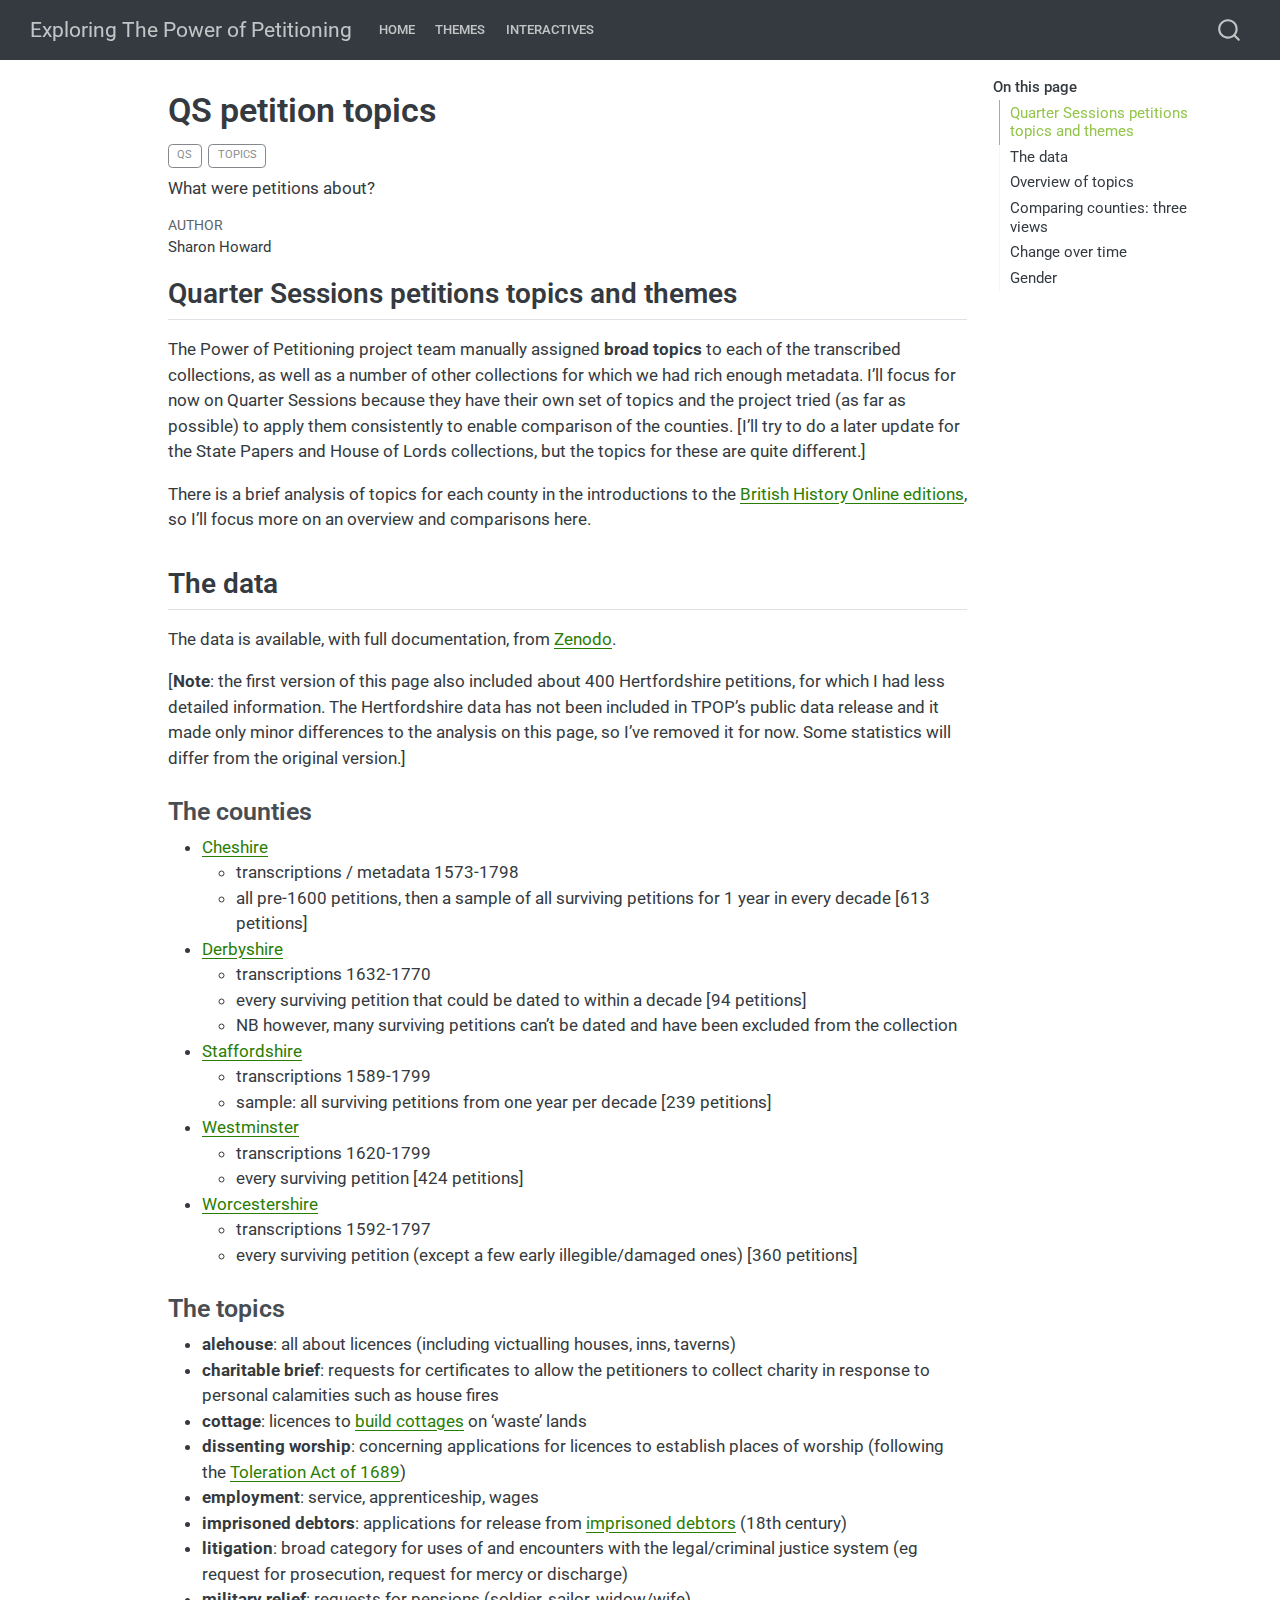
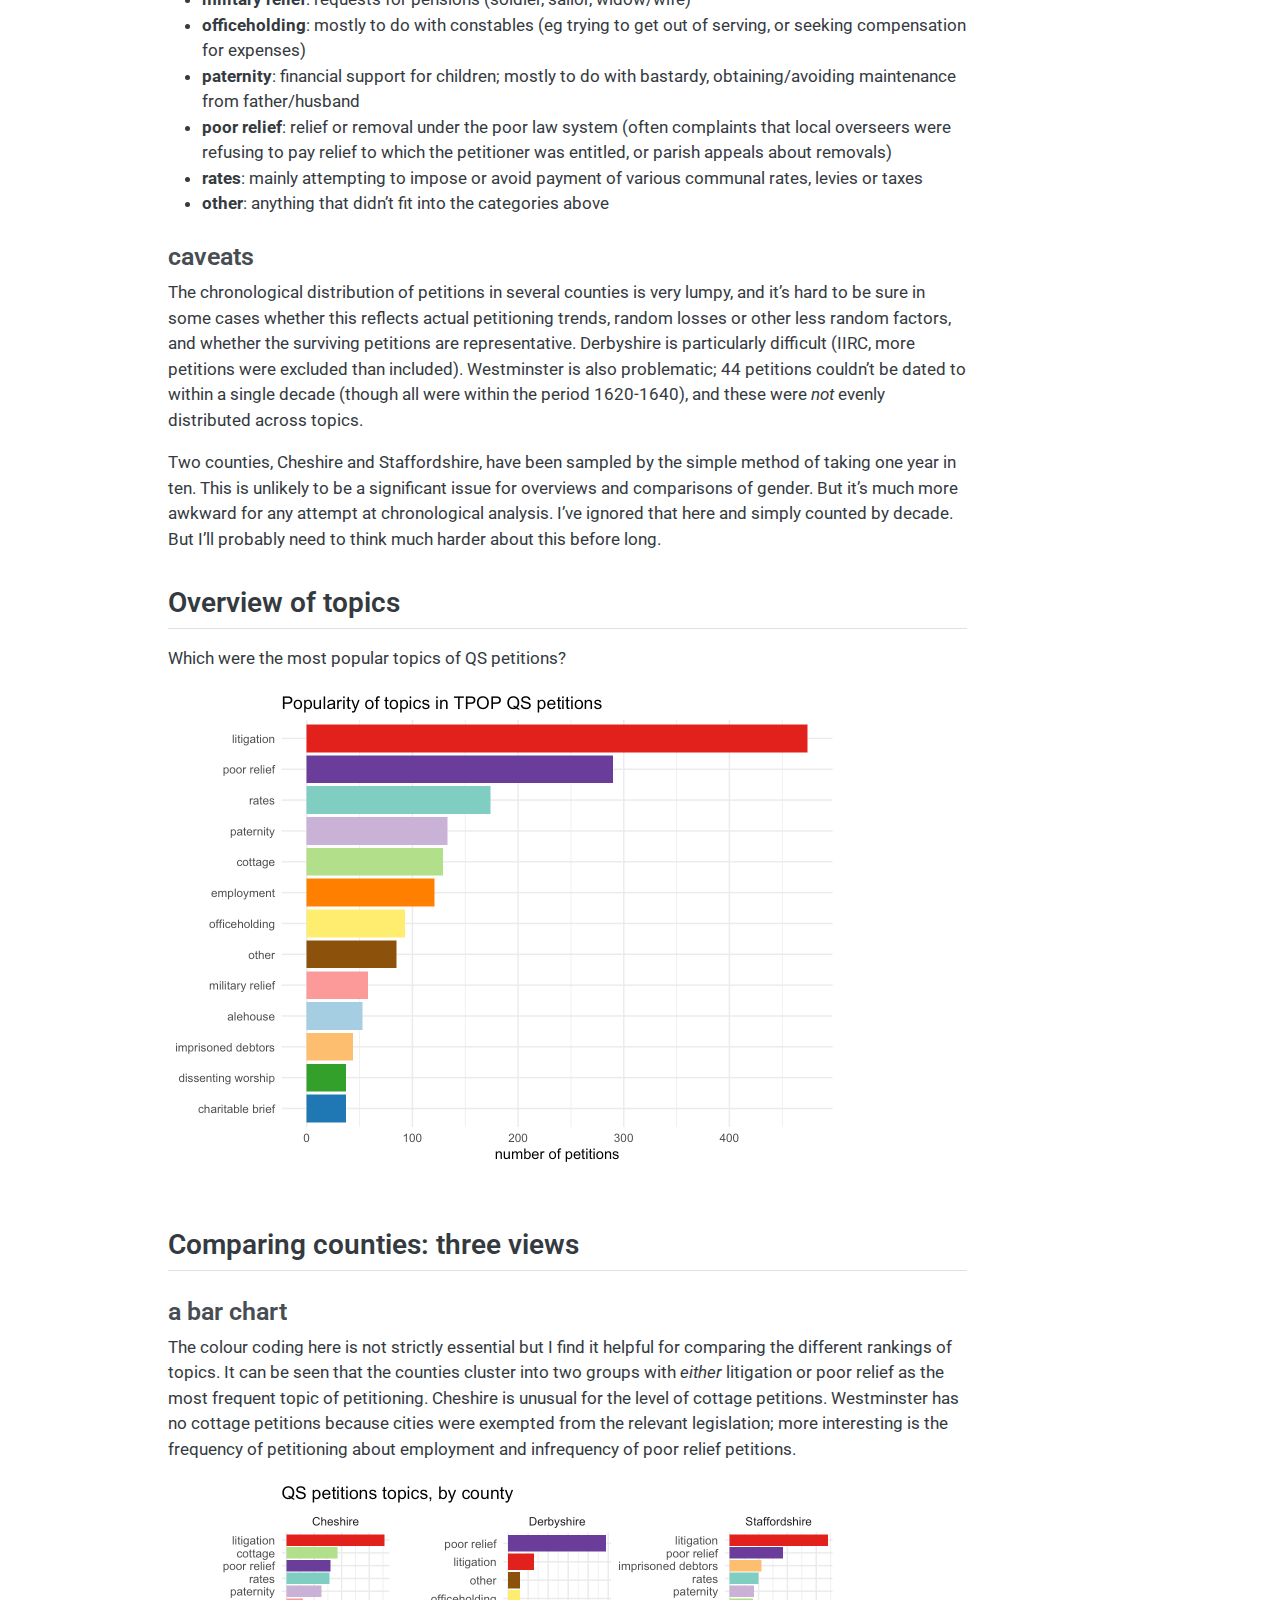
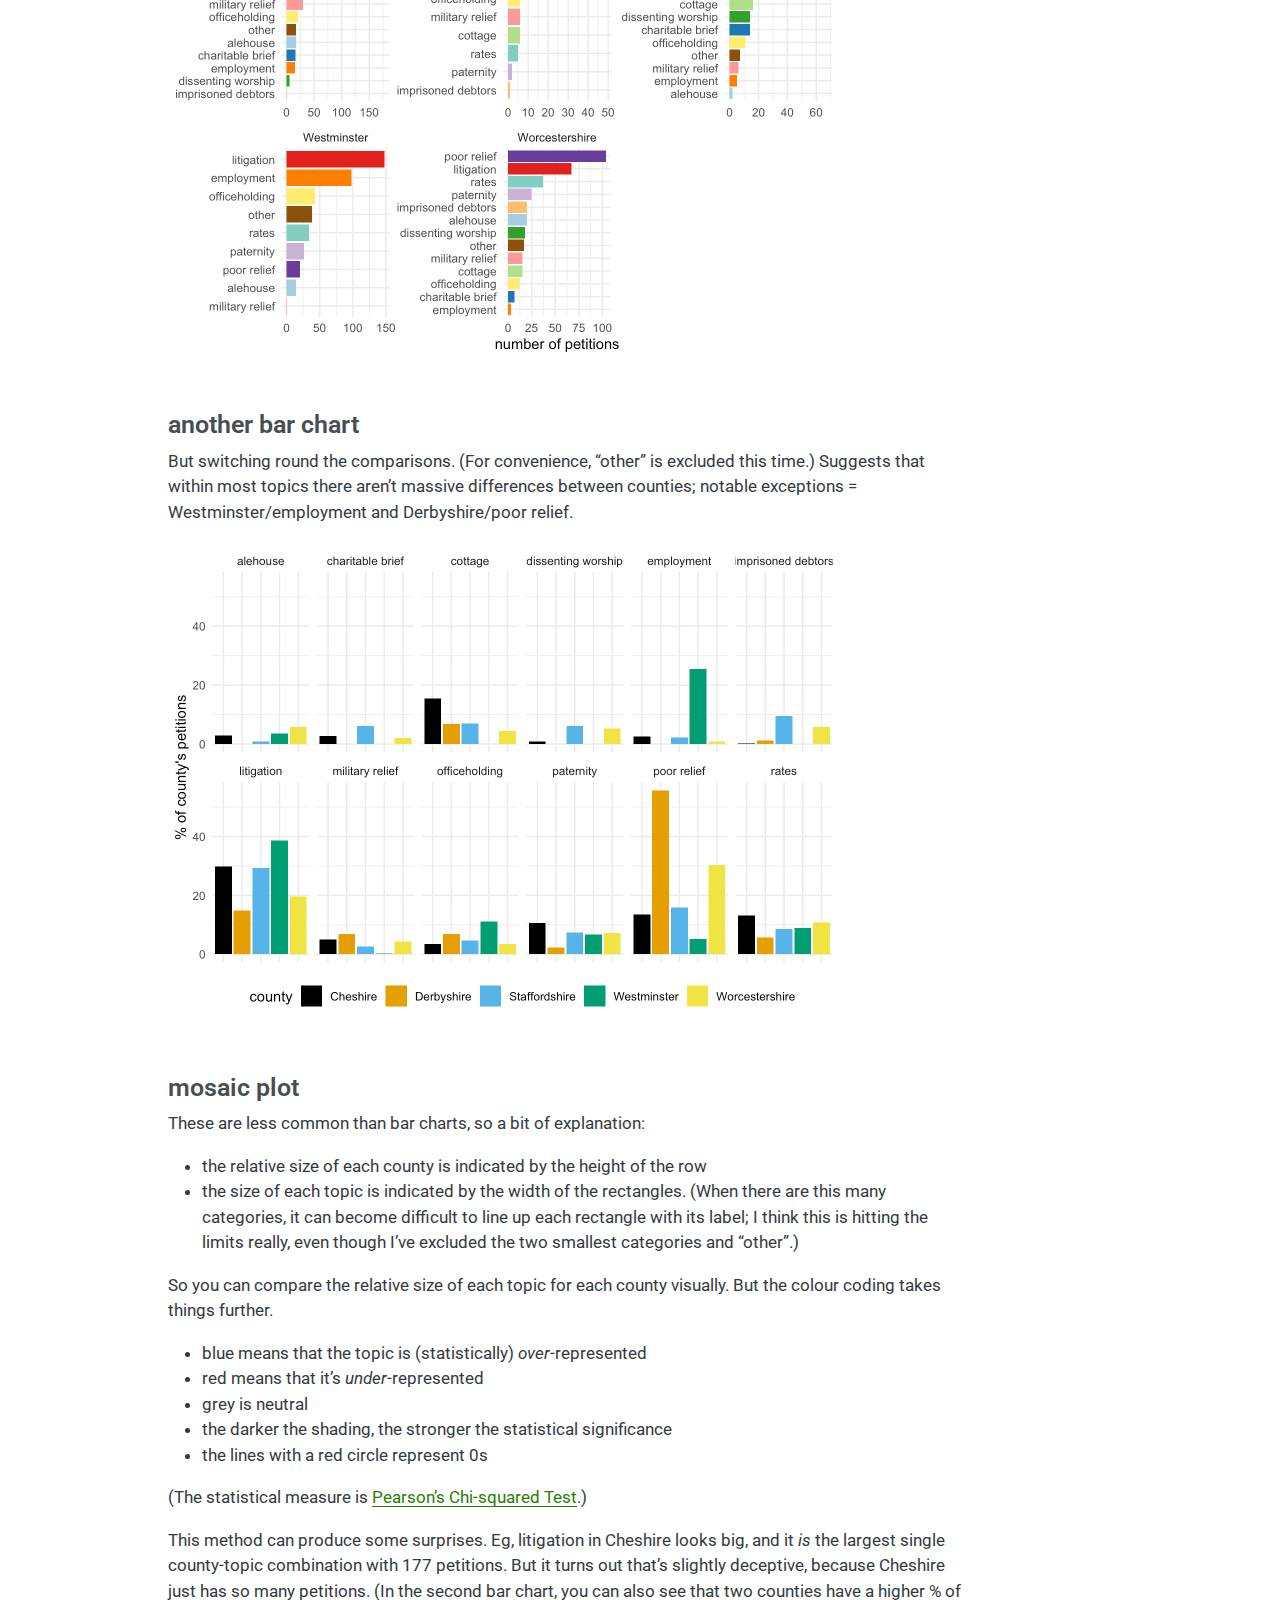
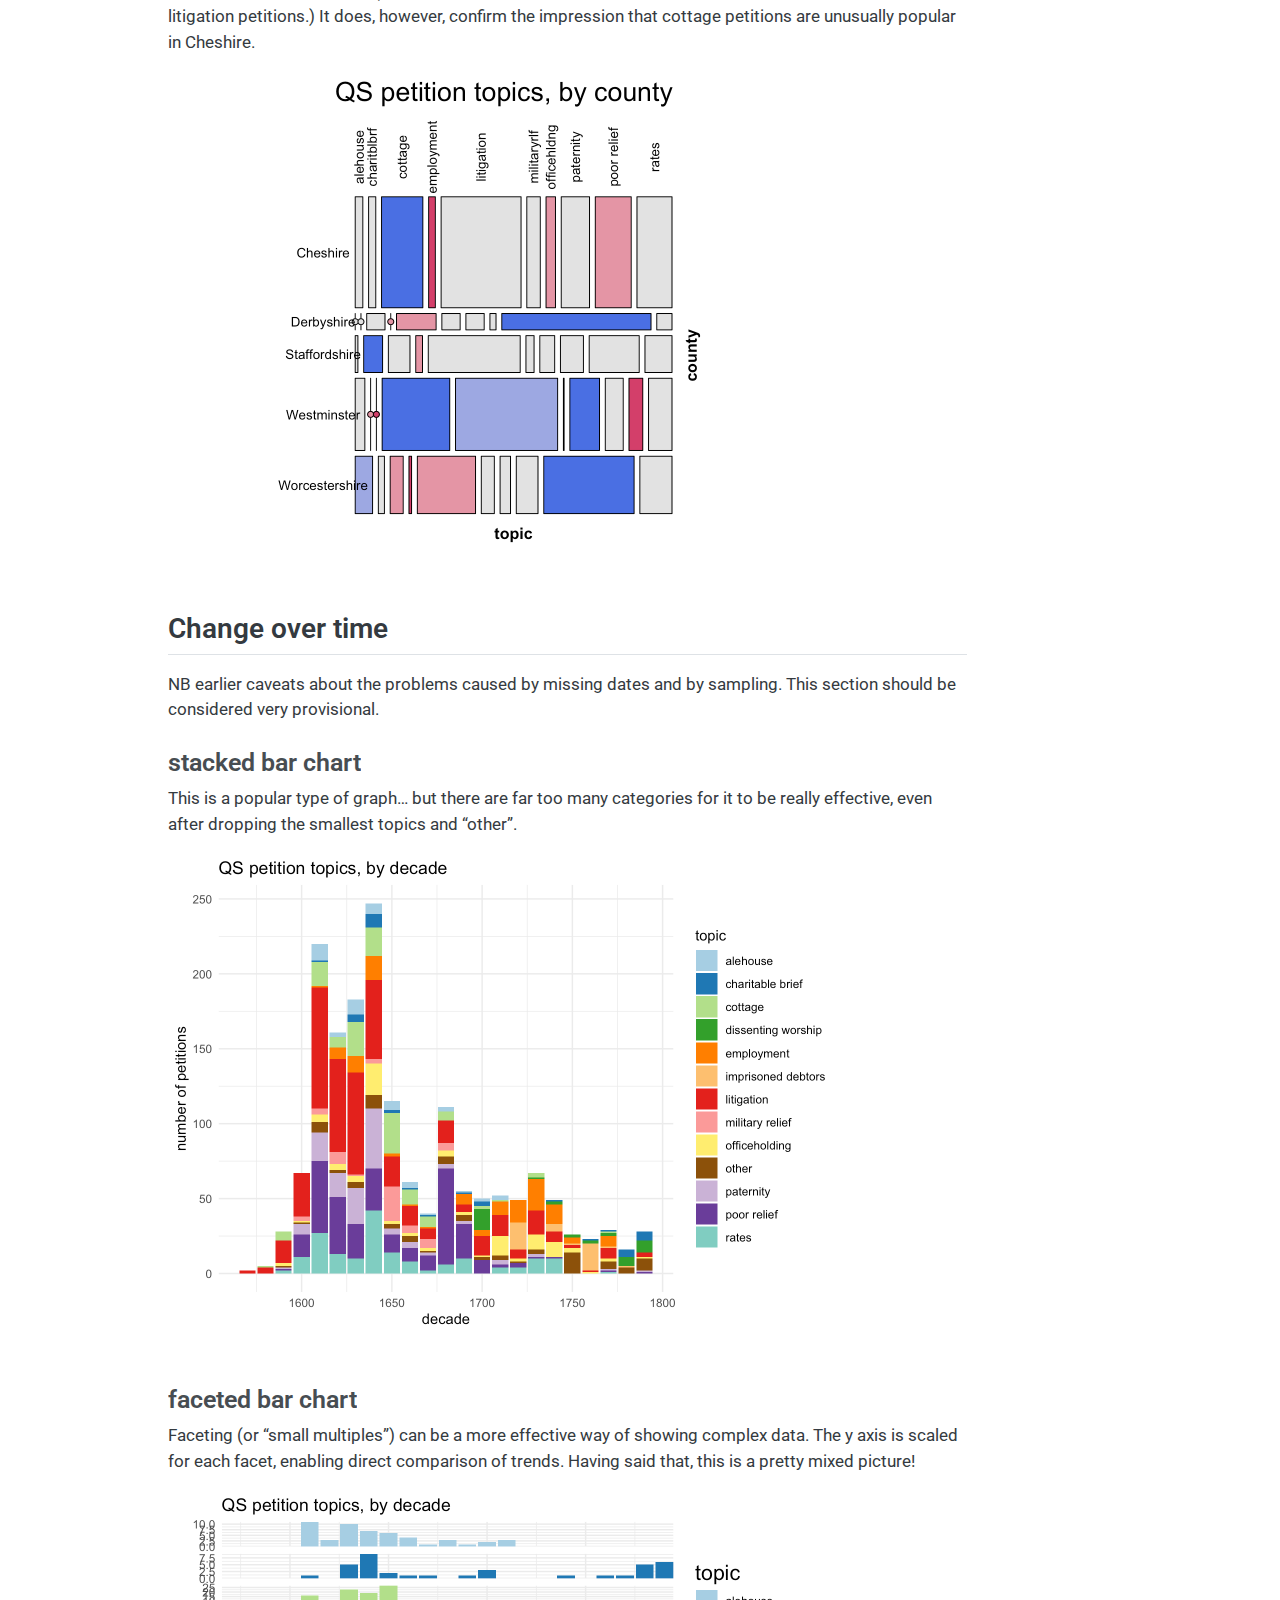
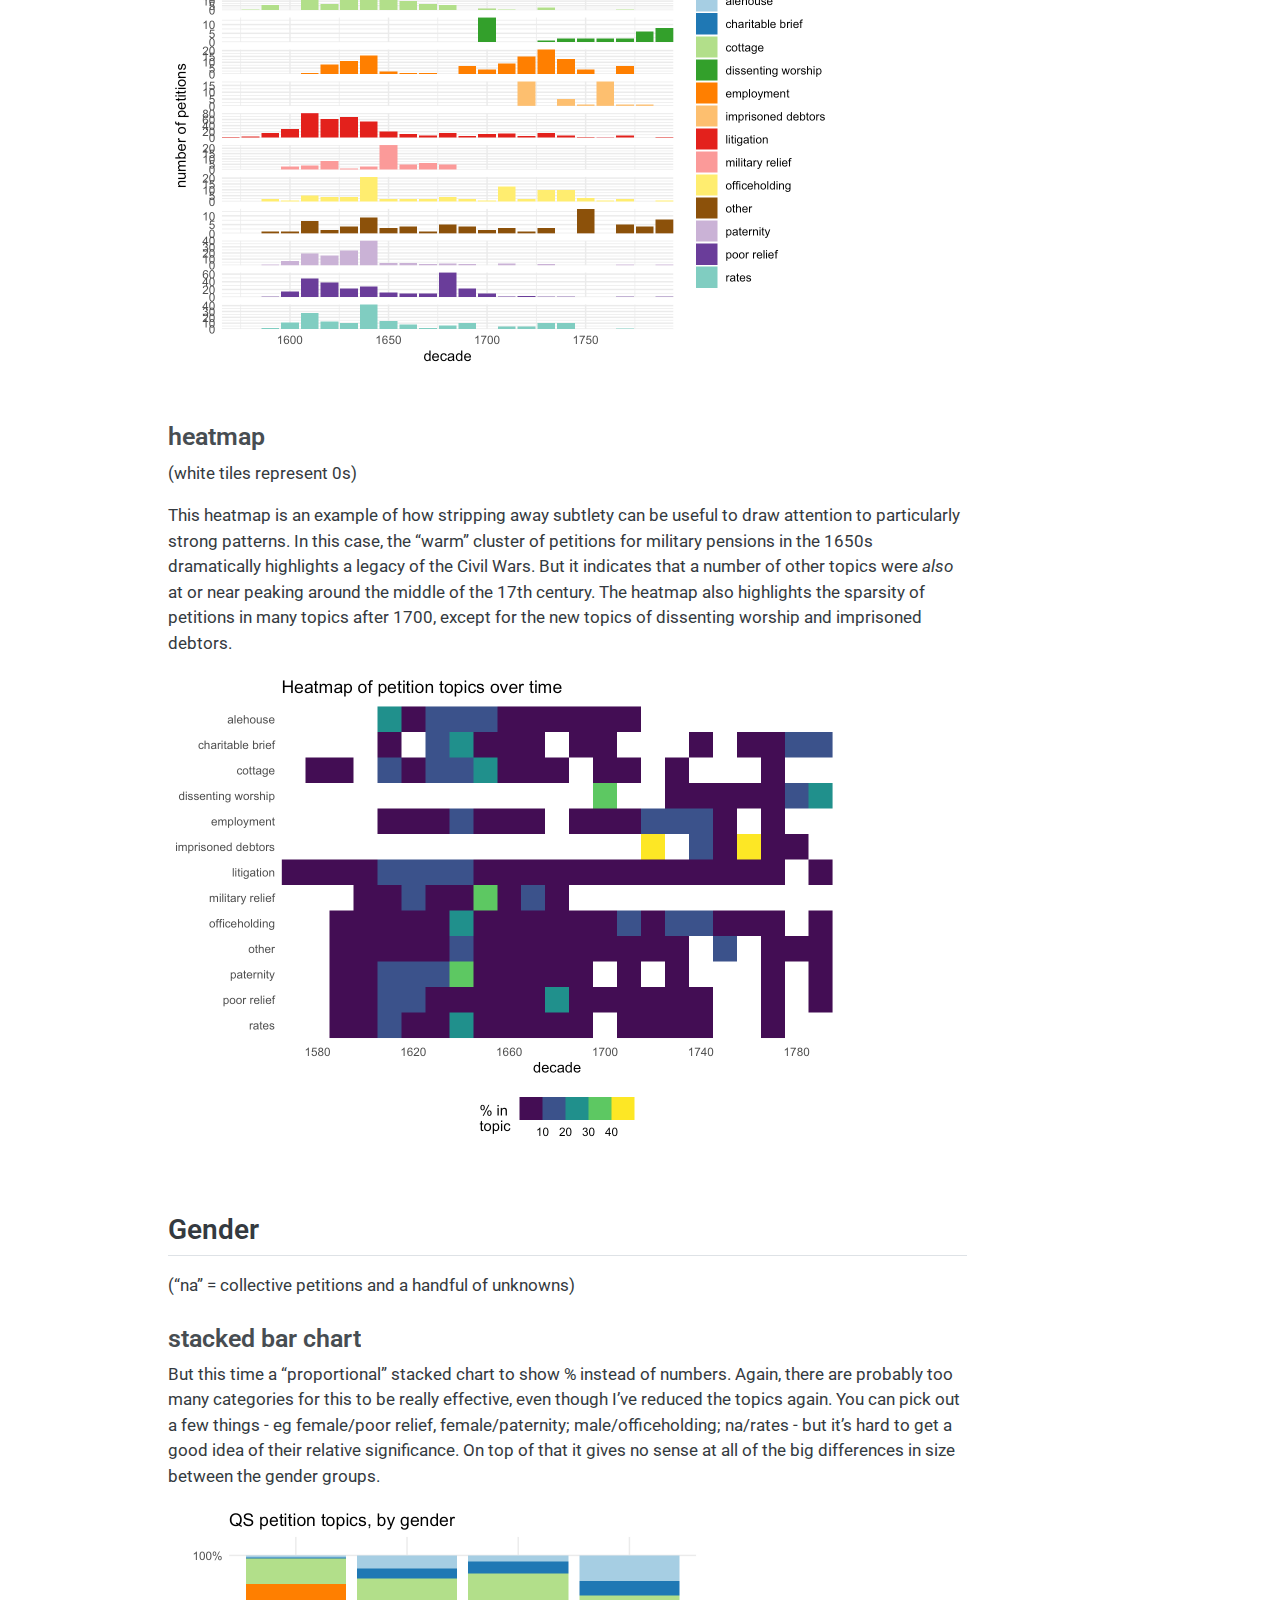
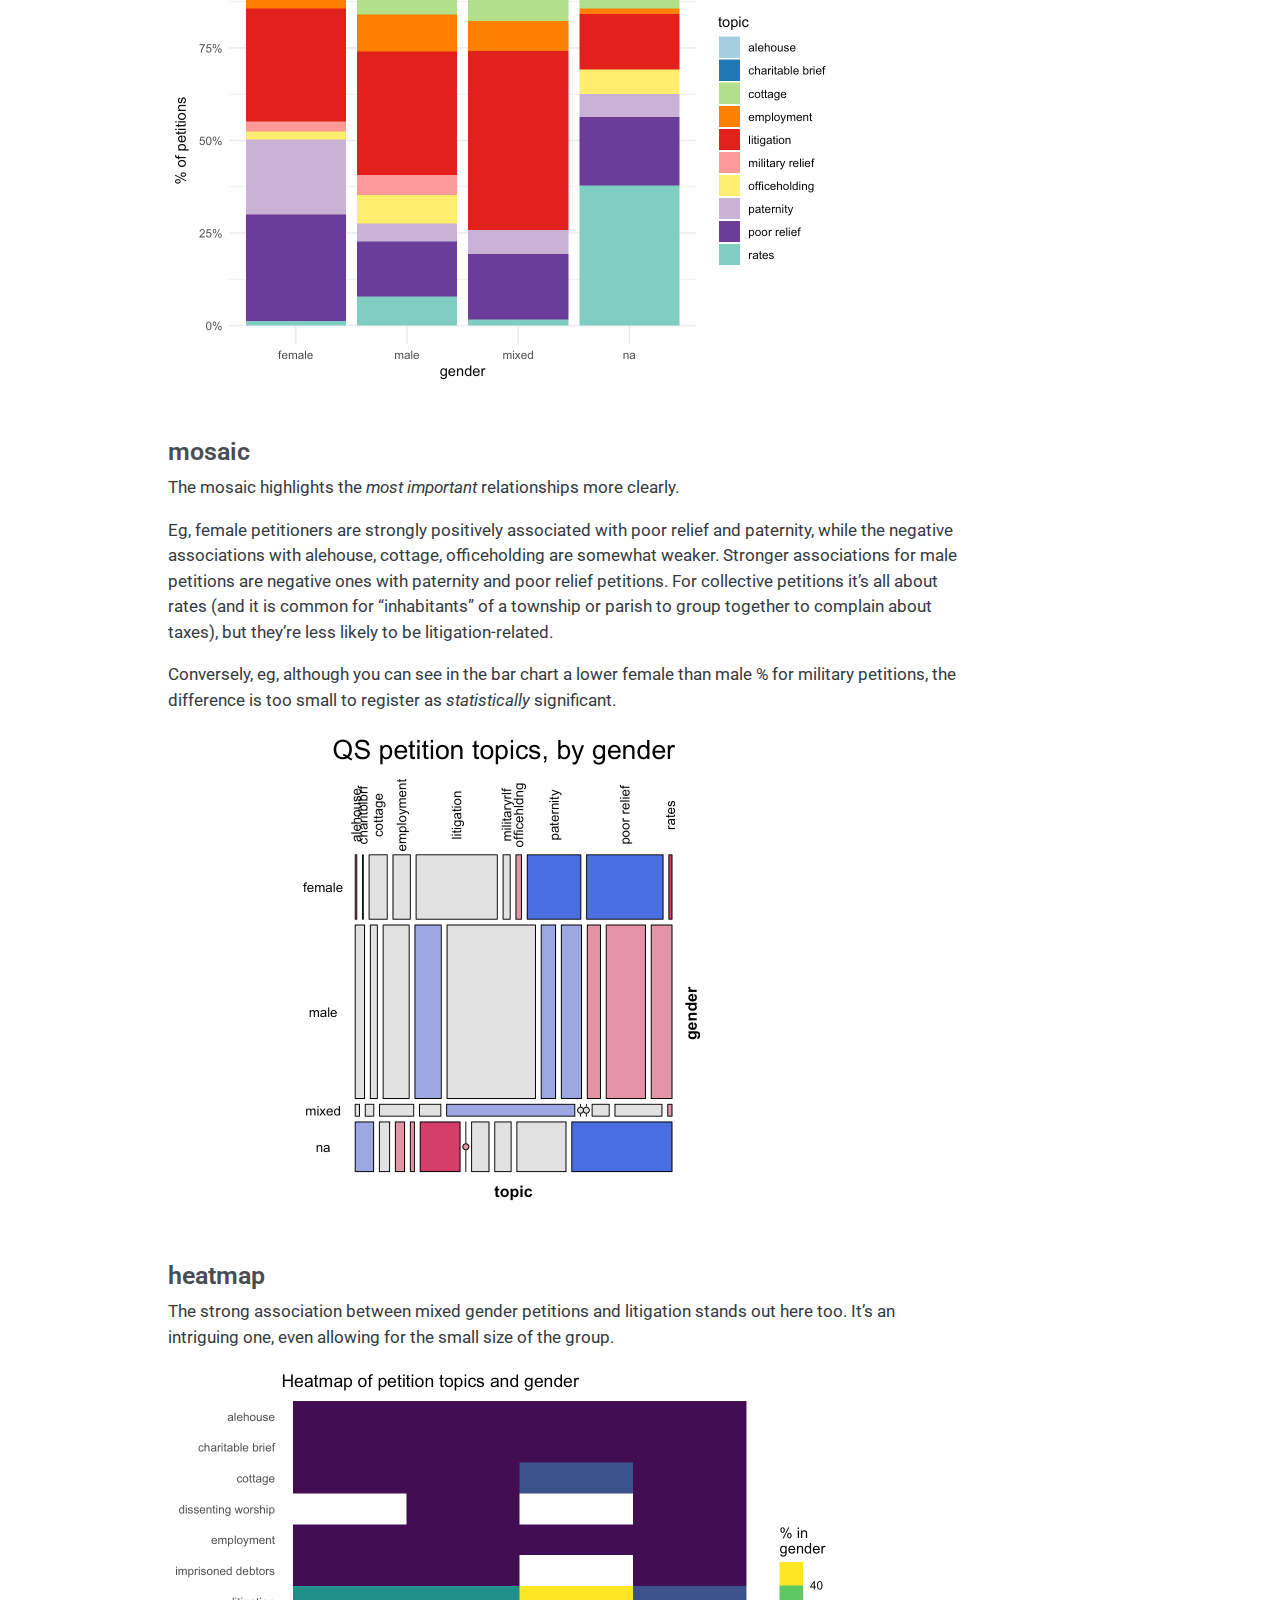
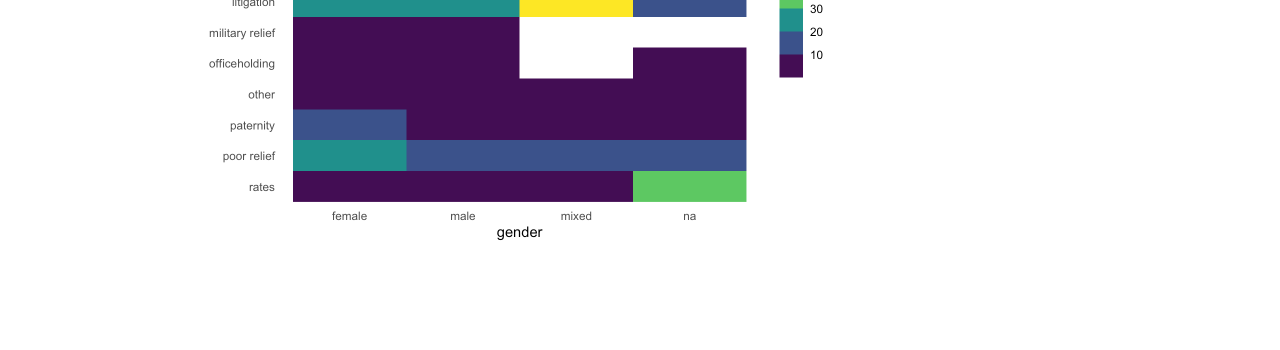
<file: docs/themes/topics.html>
<!DOCTYPE html>
<html xmlns="http://www.w3.org/1999/xhtml" lang="en" xml:lang="en"><head>

<meta charset="utf-8">
<meta name="generator" content="quarto-1.7.32">

<meta name="viewport" content="width=device-width, initial-scale=1.0, user-scalable=yes">

<meta name="author" content="Sharon Howard">
<meta name="description" content="What were petitions about?">

<title>QS petition topics – Exploring The Power of Petitioning</title>
<style>
code{white-space: pre-wrap;}
span.smallcaps{font-variant: small-caps;}
div.columns{display: flex; gap: min(4vw, 1.5em);}
div.column{flex: auto; overflow-x: auto;}
div.hanging-indent{margin-left: 1.5em; text-indent: -1.5em;}
ul.task-list{list-style: none;}
ul.task-list li input[type="checkbox"] {
  width: 0.8em;
  margin: 0 0.8em 0.2em -1em; /* quarto-specific, see https://github.com/quarto-dev/quarto-cli/issues/4556 */ 
  vertical-align: middle;
}
</style>


<script src="../site_libs/quarto-nav/quarto-nav.js"></script>
<script src="../site_libs/quarto-nav/headroom.min.js"></script>
<script src="../site_libs/clipboard/clipboard.min.js"></script>
<script src="../site_libs/quarto-search/autocomplete.umd.js"></script>
<script src="../site_libs/quarto-search/fuse.min.js"></script>
<script src="../site_libs/quarto-search/quarto-search.js"></script>
<meta name="quarto:offset" content="../">
<link href="../favicon.png" rel="icon" type="image/png">
<script src="../site_libs/quarto-html/quarto.js" type="module"></script>
<script src="../site_libs/quarto-html/tabsets/tabsets.js" type="module"></script>
<script src="../site_libs/quarto-html/popper.min.js"></script>
<script src="../site_libs/quarto-html/tippy.umd.min.js"></script>
<script src="../site_libs/quarto-html/anchor.min.js"></script>
<link href="../site_libs/quarto-html/tippy.css" rel="stylesheet">
<link href="../site_libs/quarto-html/quarto-syntax-highlighting-37eea08aefeeee20ff55810ff984fec1.css" rel="stylesheet" id="quarto-text-highlighting-styles">
<script src="../site_libs/bootstrap/bootstrap.min.js"></script>
<link href="../site_libs/bootstrap/bootstrap-icons.css" rel="stylesheet">
<link href="../site_libs/bootstrap/bootstrap-2e1c76687fb8e56fe79e3ab19f855661.min.css" rel="stylesheet" append-hash="true" id="quarto-bootstrap" data-mode="light">
<script id="quarto-search-options" type="application/json">{
  "location": "navbar",
  "copy-button": false,
  "collapse-after": 3,
  "panel-placement": "end",
  "type": "overlay",
  "limit": 50,
  "keyboard-shortcut": [
    "f",
    "/",
    "s"
  ],
  "show-item-context": false,
  "language": {
    "search-no-results-text": "No results",
    "search-matching-documents-text": "matching documents",
    "search-copy-link-title": "Copy link to search",
    "search-hide-matches-text": "Hide additional matches",
    "search-more-match-text": "more match in this document",
    "search-more-matches-text": "more matches in this document",
    "search-clear-button-title": "Clear",
    "search-text-placeholder": "",
    "search-detached-cancel-button-title": "Cancel",
    "search-submit-button-title": "Submit",
    "search-label": "Search"
  }
}</script>


<link rel="stylesheet" href="../styles.css">
</head>

<body class="nav-fixed quarto-light">

<div id="quarto-search-results"></div>
  <header id="quarto-header" class="headroom fixed-top">
    <nav class="navbar navbar-expand-lg " data-bs-theme="dark">
      <div class="navbar-container container-fluid">
      <div class="navbar-brand-container mx-auto">
    <a class="navbar-brand" href="../index.html">
    <span class="navbar-title">Exploring The Power of Petitioning</span>
    </a>
  </div>
            <div id="quarto-search" class="" title="Search"></div>
          <button class="navbar-toggler" type="button" data-bs-toggle="collapse" data-bs-target="#navbarCollapse" aria-controls="navbarCollapse" role="menu" aria-expanded="false" aria-label="Toggle navigation" onclick="if (window.quartoToggleHeadroom) { window.quartoToggleHeadroom(); }">
  <span class="navbar-toggler-icon"></span>
</button>
          <div class="collapse navbar-collapse" id="navbarCollapse">
            <ul class="navbar-nav navbar-nav-scroll me-auto">
  <li class="nav-item">
    <a class="nav-link" href="../index.html"> 
<span class="menu-text">Home</span></a>
  </li>  
  <li class="nav-item">
    <a class="nav-link" href="../themes/index.html"> 
<span class="menu-text">Themes</span></a>
  </li>  
  <li class="nav-item">
    <a class="nav-link" href="../interactive/"> 
<span class="menu-text">Interactives</span></a>
  </li>  
</ul>
          </div> <!-- /navcollapse -->
            <div class="quarto-navbar-tools">
</div>
      </div> <!-- /container-fluid -->
    </nav>
</header>
<!-- content -->
<div id="quarto-content" class="quarto-container page-columns page-rows-contents page-layout-article page-navbar">
<!-- sidebar -->
<!-- margin-sidebar -->
    <div id="quarto-margin-sidebar" class="sidebar margin-sidebar">
        <nav id="TOC" role="doc-toc" class="toc-active">
    <h2 id="toc-title">On this page</h2>
   
  <ul>
  <li><a href="#quarter-sessions-petitions-topics-and-themes" id="toc-quarter-sessions-petitions-topics-and-themes" class="nav-link active" data-scroll-target="#quarter-sessions-petitions-topics-and-themes">Quarter Sessions petitions topics and themes</a></li>
  <li><a href="#the-data" id="toc-the-data" class="nav-link" data-scroll-target="#the-data">The data</a>
  <ul class="collapse">
  <li><a href="#the-counties" id="toc-the-counties" class="nav-link" data-scroll-target="#the-counties">The counties</a></li>
  <li><a href="#the-topics" id="toc-the-topics" class="nav-link" data-scroll-target="#the-topics">The topics</a></li>
  <li><a href="#caveats" id="toc-caveats" class="nav-link" data-scroll-target="#caveats">caveats</a></li>
  </ul></li>
  <li><a href="#overview-of-topics" id="toc-overview-of-topics" class="nav-link" data-scroll-target="#overview-of-topics">Overview of topics</a></li>
  <li><a href="#comparing-counties-three-views" id="toc-comparing-counties-three-views" class="nav-link" data-scroll-target="#comparing-counties-three-views">Comparing counties: three views</a>
  <ul class="collapse">
  <li><a href="#a-bar-chart" id="toc-a-bar-chart" class="nav-link" data-scroll-target="#a-bar-chart">a bar chart</a></li>
  <li><a href="#another-bar-chart" id="toc-another-bar-chart" class="nav-link" data-scroll-target="#another-bar-chart">another bar chart</a></li>
  <li><a href="#mosaic-plot" id="toc-mosaic-plot" class="nav-link" data-scroll-target="#mosaic-plot">mosaic plot</a></li>
  </ul></li>
  <li><a href="#change-over-time" id="toc-change-over-time" class="nav-link" data-scroll-target="#change-over-time">Change over time</a>
  <ul class="collapse">
  <li><a href="#stacked-bar-chart" id="toc-stacked-bar-chart" class="nav-link" data-scroll-target="#stacked-bar-chart">stacked bar chart</a></li>
  <li><a href="#faceted-bar-chart" id="toc-faceted-bar-chart" class="nav-link" data-scroll-target="#faceted-bar-chart">faceted bar chart</a></li>
  <li><a href="#heatmap" id="toc-heatmap" class="nav-link" data-scroll-target="#heatmap">heatmap</a></li>
  </ul></li>
  <li><a href="#gender" id="toc-gender" class="nav-link" data-scroll-target="#gender">Gender</a>
  <ul class="collapse">
  <li><a href="#stacked-bar-chart-1" id="toc-stacked-bar-chart-1" class="nav-link" data-scroll-target="#stacked-bar-chart-1">stacked bar chart</a></li>
  <li><a href="#mosaic" id="toc-mosaic" class="nav-link" data-scroll-target="#mosaic">mosaic</a></li>
  <li><a href="#heatmap-1" id="toc-heatmap-1" class="nav-link" data-scroll-target="#heatmap-1">heatmap</a></li>
  </ul></li>
  </ul>
</nav>
    </div>
<!-- main -->
<main class="content" id="quarto-document-content">

<header id="title-block-header" class="quarto-title-block default">
<div class="quarto-title">
<h1 class="title">QS petition topics</h1>
  <div class="quarto-categories">
    <div class="quarto-category">QS</div>
    <div class="quarto-category">topics</div>
  </div>
  </div>

<div>
  <div class="description">
    What were petitions about?
  </div>
</div>


<div class="quarto-title-meta">

    <div>
    <div class="quarto-title-meta-heading">Author</div>
    <div class="quarto-title-meta-contents">
             <p>Sharon Howard </p>
          </div>
  </div>
    
  
    
  </div>
  


</header>


<section id="quarter-sessions-petitions-topics-and-themes" class="level2">
<h2 class="anchored" data-anchor-id="quarter-sessions-petitions-topics-and-themes">Quarter Sessions petitions topics and themes</h2>
<p>The Power of Petitioning project team manually assigned <strong>broad topics</strong> to each of the transcribed collections, as well as a number of other collections for which we had rich enough metadata. I’ll focus for now on Quarter Sessions because they have their own set of topics and the project tried (as far as possible) to apply them consistently to enable comparison of the counties. [I’ll try to do a later update for the State Papers and House of Lords collections, but the topics for these are quite different.]</p>
<p>There is a brief analysis of topics for each county in the introductions to the <a href="https://www.british-history.ac.uk/search/series/petitions">British History Online editions</a>, so I’ll focus more on an overview and comparisons here.</p>
</section>
<section id="the-data" class="level2">
<h2 class="anchored" data-anchor-id="the-data">The data</h2>
<p>The data is available, with full documentation, from <a href="https://doi.org/10.5281/zenodo.7027692">Zenodo</a>.</p>
<p>[<strong>Note</strong>: the first version of this page also included about 400 Hertfordshire petitions, for which I had less detailed information. The Hertfordshire data has not been included in TPOP’s public data release and it made only minor differences to the analysis on this page, so I’ve removed it for now. Some statistics will differ from the original version.]</p>
<section id="the-counties" class="level3">
<h3 class="anchored" data-anchor-id="the-counties">The counties</h3>
<ul>
<li><a href="https://www.british-history.ac.uk/petitions/cheshire">Cheshire</a>
<ul>
<li>transcriptions / metadata 1573-1798</li>
<li>all pre-1600 petitions, then a sample of all surviving petitions for 1 year in every decade [613 petitions]</li>
</ul></li>
<li><a href="https://www.british-history.ac.uk/petitions/derbyshire/introduction">Derbyshire</a>
<ul>
<li>transcriptions 1632-1770</li>
<li>every surviving petition that could be dated to within a decade [94 petitions]</li>
<li>NB however, many surviving petitions can’t be dated and have been excluded from the collection</li>
</ul></li>
<li><a href="https://www.british-history.ac.uk/petitions/staffordshire/introduction">Staffordshire</a>
<ul>
<li>transcriptions 1589-1799</li>
<li>sample: all surviving petitions from one year per decade [239 petitions]</li>
</ul></li>
<li><a href="https://www.british-history.ac.uk/petitions/westminster/introduction">Westminster</a>
<ul>
<li>transcriptions 1620-1799</li>
<li>every surviving petition [424 petitions]</li>
</ul></li>
<li><a href="https://www.british-history.ac.uk/petitions/worcs-quarter-sessions/introduction">Worcestershire</a>
<ul>
<li>transcriptions 1592-1797</li>
<li>every surviving petition (except a few early illegible/damaged ones) [360 petitions]</li>
</ul></li>
</ul>
</section>
<section id="the-topics" class="level3">
<h3 class="anchored" data-anchor-id="the-topics">The topics</h3>
<ul>
<li><strong>alehouse</strong>: all about licences (including victualling houses, inns, taverns)</li>
<li><strong>charitable brief</strong>: requests for certificates to allow the petitioners to collect charity in response to personal calamities such as house fires</li>
<li><strong>cottage</strong>: licences to <a href="https://en.wikipedia.org/wiki/Erection_of_Cottages_Act_1588">build cottages</a> on ‘waste’ lands</li>
<li><strong>dissenting worship</strong>: concerning applications for licences to establish places of worship (following the <a href="https://www.british-history.ac.uk/statutes-realm/vol6/pp74-76">Toleration Act of 1689</a>)</li>
<li><strong>employment</strong>: service, apprenticeship, wages</li>
<li><strong>imprisoned debtors</strong>: applications for release from <a href="https://www.parliament.uk/about/living-heritage/transformingsociety/laworder/policeprisons/case-study/introduction/debtors-relief-acts/">imprisoned debtors</a> (18th century)</li>
<li><strong>litigation</strong>: broad category for uses of and encounters with the legal/criminal justice system (eg request for prosecution, request for mercy or discharge)</li>
<li><strong>military relief</strong>: requests for pensions (soldier, sailor, widow/wife)</li>
<li><strong>officeholding</strong>: mostly to do with constables (eg trying to get out of serving, or seeking compensation for expenses)</li>
<li><strong>paternity</strong>: financial support for children; mostly to do with bastardy, obtaining/avoiding maintenance from father/husband</li>
<li><strong>poor relief</strong>: relief or removal under the poor law system (often complaints that local overseers were refusing to pay relief to which the petitioner was entitled, or parish appeals about removals)</li>
<li><strong>rates</strong>: mainly attempting to impose or avoid payment of various communal rates, levies or taxes</li>
<li><strong>other</strong>: anything that didn’t fit into the categories above</li>
</ul>
</section>
<section id="caveats" class="level3">
<h3 class="anchored" data-anchor-id="caveats">caveats</h3>
<p>The chronological distribution of petitions in several counties is very lumpy, and it’s hard to be sure in some cases whether this reflects actual petitioning trends, random losses or other less random factors, and whether the surviving petitions are representative. Derbyshire is particularly difficult (IIRC, more petitions were excluded than included). Westminster is also problematic; 44 petitions couldn’t be dated to within a single decade (though all were within the period 1620-1640), and these were <em>not</em> evenly distributed across topics.</p>
<p>Two counties, Cheshire and Staffordshire, have been sampled by the simple method of taking one year in ten. This is unlikely to be a significant issue for overviews and comparisons of gender. But it’s much more awkward for any attempt at chronological analysis. I’ve ignored that here and simply counted by decade. But I’ll probably need to think much harder about this before long.</p>
</section>
</section>
<section id="overview-of-topics" class="level2">
<h2 class="anchored" data-anchor-id="overview-of-topics">Overview of topics</h2>
<p>Which were the most popular topics of QS petitions?</p>
<div class="cell">
<div class="cell-output-display">
<div>
<figure class="figure">
<p><img src="topics_files/figure-html/topics_overview_bar-1.png" class="img-fluid figure-img" alt="Horizontal bar chart of petition topics in the Power of Petitioning Quarter Sessions collections, in descending order of frequency; litigation and poor relief are the most popular topics by some distance." width="672"></p>
</figure>
</div>
</div>
</div>
</section>
<section id="comparing-counties-three-views" class="level2">
<h2 class="anchored" data-anchor-id="comparing-counties-three-views">Comparing counties: three views</h2>
<section id="a-bar-chart" class="level3">
<h3 class="anchored" data-anchor-id="a-bar-chart">a bar chart</h3>
<p>The colour coding here is not strictly essential but I find it helpful for comparing the different rankings of topics. It can be seen that the counties cluster into two groups with <em>either</em> litigation or poor relief as the most frequent topic of petitioning. Cheshire is unusual for the level of cottage petitions. Westminster has no cottage petitions because cities were exempted from the relevant legislation; more interesting is the frequency of petitioning about employment and infrequency of poor relief petitions.</p>
<div class="cell">
<div class="cell-output-display">
<div>
<figure class="figure">
<p><img src="topics_files/figure-html/topics_counties_bar-1.png" class="img-fluid figure-img" alt="horizontal bar chart of QS petition topics, faceted by county; litigation is top topic in Ches, Staffs and Westmr, poor relief top in Derbyshire, Herts and Worcs." width="672"></p>
</figure>
</div>
</div>
</div>
</section>
<section id="another-bar-chart" class="level3">
<h3 class="anchored" data-anchor-id="another-bar-chart">another bar chart</h3>
<p>But switching round the comparisons. (For convenience, “other” is excluded this time.) Suggests that within most topics there aren’t massive differences between counties; notable exceptions = Westminster/employment and Derbyshire/poor relief.</p>
<div class="cell">
<div class="cell-output-display">
<div>
<figure class="figure">
<p><img src="topics_files/figure-html/topics_county_topics_pc_bar-1.png" class="img-fluid figure-img" alt="Faceted bar chart of QS petition topics, comparing topic percentage for each county." width="672"></p>
</figure>
</div>
</div>
</div>
</section>
<section id="mosaic-plot" class="level3">
<h3 class="anchored" data-anchor-id="mosaic-plot">mosaic plot</h3>
<p>These are less common than bar charts, so a bit of explanation:</p>
<ul>
<li>the relative size of each county is indicated by the height of the row</li>
<li>the size of each topic is indicated by the width of the rectangles. (When there are this many categories, it can become difficult to line up each rectangle with its label; I think this is hitting the limits really, even though I’ve excluded the two smallest categories and “other”.)</li>
</ul>
<p>So you can compare the relative size of each topic for each county visually. But the colour coding takes things further.</p>
<ul>
<li>blue means that the topic is (statistically) <em>over</em>-represented</li>
<li>red means that it’s <em>under</em>-represented</li>
<li>grey is neutral</li>
<li>the darker the shading, the stronger the statistical significance</li>
<li>the lines with a red circle represent 0s</li>
</ul>
<p>(The statistical measure is <a href="https://en.wikipedia.org/wiki/Pearson%27s_chi-squared_test">Pearson’s Chi-squared Test</a>.)</p>
<p>This method can produce some surprises. Eg, litigation in Cheshire looks big, and it <em>is</em> the largest single county-topic combination with 177 petitions. But it turns out that’s slightly deceptive, because Cheshire just has so many petitions. (In the second bar chart, you can also see that two counties have a higher % of litigation petitions.) It does, however, confirm the impression that cottage petitions are unusually popular in Cheshire.</p>
<div class="cell">
<div class="cell-output-display">
<div>
<figure class="figure">
<p><img src="topics_files/figure-html/topics_counties_mosaic-1.png" class="img-fluid figure-img" alt="mosaic plot of QS petition topics by county; highlighting significat over- or under-representation of topics." width="672"></p>
</figure>
</div>
</div>
</div>
</section>
</section>
<section id="change-over-time" class="level2">
<h2 class="anchored" data-anchor-id="change-over-time">Change over time</h2>
<p>NB earlier caveats about the problems caused by missing dates and by sampling. This section should be considered very provisional.</p>
<section id="stacked-bar-chart" class="level3">
<h3 class="anchored" data-anchor-id="stacked-bar-chart">stacked bar chart</h3>
<p>This is a popular type of graph… but there are far too many categories for it to be really effective, even after dropping the smallest topics and “other”.</p>
<div class="cell">
<div class="cell-output-display">
<div>
<figure class="figure">
<p><img src="topics_files/figure-html/topics_decades_stacked_bar-1.png" class="img-fluid figure-img" alt="stacked bar chart of QS petition topics per decade; cluttered and hard to make much sense of what is going on." width="672"></p>
</figure>
</div>
</div>
</div>
</section>
<section id="faceted-bar-chart" class="level3">
<h3 class="anchored" data-anchor-id="faceted-bar-chart">faceted bar chart</h3>
<p>Faceting (or “small multiples”) can be a more effective way of showing complex data. The y axis is scaled for each facet, enabling direct comparison of trends. Having said that, this is a pretty mixed picture!</p>
<div class="cell">
<div class="cell-output-display">
<div>
<figure class="figure">
<p><img src="topics_files/figure-html/topics_decades_faceted_bar-1.png" class="img-fluid figure-img" alt="faceted bar chart of QS petition topics per decade; a bit easier to make comparisons than with a stacked bar chart." width="672"></p>
</figure>
</div>
</div>
</div>
</section>
<section id="heatmap" class="level3">
<h3 class="anchored" data-anchor-id="heatmap">heatmap</h3>
<p>(white tiles represent 0s)</p>
<p>This heatmap is an example of how stripping away subtlety can be useful to draw attention to particularly strong patterns. In this case, the “warm” cluster of petitions for military pensions in the 1650s dramatically highlights a legacy of the Civil Wars. But it indicates that a number of other topics were <em>also</em> at or near peaking around the middle of the 17th century. The heatmap also highlights the sparsity of petitions in many topics after 1700, except for the new topics of dissenting worship and imprisoned debtors.</p>
<div class="cell">
<div class="cell-output-display">
<div>
<figure class="figure">
<p><img src="topics_files/figure-html/topics_decades_pc_heatmap-1.png" class="img-fluid figure-img" alt="heatmap of QS petition topics per decade, using percentages of topic rather than numbers; useful to draw attention to the most exceptional topic-decades." width="672"></p>
</figure>
</div>
</div>
</div>
</section>
</section>
<section id="gender" class="level2">
<h2 class="anchored" data-anchor-id="gender">Gender</h2>
<p>(“na” = collective petitions and a handful of unknowns)</p>
<section id="stacked-bar-chart-1" class="level3">
<h3 class="anchored" data-anchor-id="stacked-bar-chart-1">stacked bar chart</h3>
<p>But this time a “proportional” stacked chart to show % instead of numbers. Again, there are probably too many categories for this to be really effective, even though I’ve reduced the topics again. You can pick out a few things - eg female/poor relief, female/paternity; male/officeholding; na/rates - but it’s hard to get a good idea of their relative significance. On top of that it gives no sense at all of the big differences in size between the gender groups.</p>
<div class="cell">
<div class="cell-output-display">
<div>
<figure class="figure">
<p><img src="topics_files/figure-html/topics_gender_prop_stacked_bar-1.png" class="img-fluid figure-img" alt="proportional stacked bar chart of QS petition topics by gender." width="672"></p>
</figure>
</div>
</div>
</div>
</section>
<section id="mosaic" class="level3">
<h3 class="anchored" data-anchor-id="mosaic">mosaic</h3>
<p>The mosaic highlights the <em>most important</em> relationships more clearly.</p>
<p>Eg, female petitioners are strongly positively associated with poor relief and paternity, while the negative associations with alehouse, cottage, officeholding are somewhat weaker. Stronger associations for male petitions are negative ones with paternity and poor relief petitions. For collective petitions it’s all about rates (and it is common for “inhabitants” of a township or parish to group together to complain about taxes), but they’re less likely to be litigation-related.</p>
<p>Conversely, eg, although you can see in the bar chart a lower female than male % for military petitions, the difference is too small to register as <em>statistically</em> significant.</p>
<div class="cell">
<div class="cell-output-display">
<div>
<figure class="figure">
<p><img src="topics_files/figure-html/topics_gender_mosaic-1.png" class="img-fluid figure-img" alt="mosaic plot of QS petition topics by gender; notable features include: female/paternity and poor relief petitions are over-represented, male paternity under-represented." width="672"></p>
</figure>
</div>
</div>
</div>
</section>
<section id="heatmap-1" class="level3">
<h3 class="anchored" data-anchor-id="heatmap-1">heatmap</h3>
<p>The strong association between mixed gender petitions and litigation stands out here too. It’s an intriguing one, even allowing for the small size of the group.</p>
<div class="cell">
<div class="cell-output-display">
<div>
<figure class="figure">
<p><img src="topics_files/figure-html/topics_gender_heatmap-1.png" class="img-fluid figure-img" alt="heatmap of QS petition topics by gender, using percentage of gender rather than numbers. Intriguing hotspot for mixed gender/litigation petitions." width="672"></p>
</figure>
</div>
</div>
</div>


</section>
</section>

</main> <!-- /main -->
<script id="quarto-html-after-body" type="application/javascript">
  window.document.addEventListener("DOMContentLoaded", function (event) {
    const icon = "";
    const anchorJS = new window.AnchorJS();
    anchorJS.options = {
      placement: 'right',
      icon: icon
    };
    anchorJS.add('.anchored');
    const isCodeAnnotation = (el) => {
      for (const clz of el.classList) {
        if (clz.startsWith('code-annotation-')) {                     
          return true;
        }
      }
      return false;
    }
    const onCopySuccess = function(e) {
      // button target
      const button = e.trigger;
      // don't keep focus
      button.blur();
      // flash "checked"
      button.classList.add('code-copy-button-checked');
      var currentTitle = button.getAttribute("title");
      button.setAttribute("title", "Copied!");
      let tooltip;
      if (window.bootstrap) {
        button.setAttribute("data-bs-toggle", "tooltip");
        button.setAttribute("data-bs-placement", "left");
        button.setAttribute("data-bs-title", "Copied!");
        tooltip = new bootstrap.Tooltip(button, 
          { trigger: "manual", 
            customClass: "code-copy-button-tooltip",
            offset: [0, -8]});
        tooltip.show();    
      }
      setTimeout(function() {
        if (tooltip) {
          tooltip.hide();
          button.removeAttribute("data-bs-title");
          button.removeAttribute("data-bs-toggle");
          button.removeAttribute("data-bs-placement");
        }
        button.setAttribute("title", currentTitle);
        button.classList.remove('code-copy-button-checked');
      }, 1000);
      // clear code selection
      e.clearSelection();
    }
    const getTextToCopy = function(trigger) {
        const codeEl = trigger.previousElementSibling.cloneNode(true);
        for (const childEl of codeEl.children) {
          if (isCodeAnnotation(childEl)) {
            childEl.remove();
          }
        }
        return codeEl.innerText;
    }
    const clipboard = new window.ClipboardJS('.code-copy-button:not([data-in-quarto-modal])', {
      text: getTextToCopy
    });
    clipboard.on('success', onCopySuccess);
    if (window.document.getElementById('quarto-embedded-source-code-modal')) {
      const clipboardModal = new window.ClipboardJS('.code-copy-button[data-in-quarto-modal]', {
        text: getTextToCopy,
        container: window.document.getElementById('quarto-embedded-source-code-modal')
      });
      clipboardModal.on('success', onCopySuccess);
    }
      var localhostRegex = new RegExp(/^(?:http|https):\/\/localhost\:?[0-9]*\//);
      var mailtoRegex = new RegExp(/^mailto:/);
        var filterRegex = new RegExp('/' + window.location.host + '/');
      var isInternal = (href) => {
          return filterRegex.test(href) || localhostRegex.test(href) || mailtoRegex.test(href);
      }
      // Inspect non-navigation links and adorn them if external
     var links = window.document.querySelectorAll('a[href]:not(.nav-link):not(.navbar-brand):not(.toc-action):not(.sidebar-link):not(.sidebar-item-toggle):not(.pagination-link):not(.no-external):not([aria-hidden]):not(.dropdown-item):not(.quarto-navigation-tool):not(.about-link)');
      for (var i=0; i<links.length; i++) {
        const link = links[i];
        if (!isInternal(link.href)) {
          // undo the damage that might have been done by quarto-nav.js in the case of
          // links that we want to consider external
          if (link.dataset.originalHref !== undefined) {
            link.href = link.dataset.originalHref;
          }
        }
      }
    function tippyHover(el, contentFn, onTriggerFn, onUntriggerFn) {
      const config = {
        allowHTML: true,
        maxWidth: 500,
        delay: 100,
        arrow: false,
        appendTo: function(el) {
            return el.parentElement;
        },
        interactive: true,
        interactiveBorder: 10,
        theme: 'quarto',
        placement: 'bottom-start',
      };
      if (contentFn) {
        config.content = contentFn;
      }
      if (onTriggerFn) {
        config.onTrigger = onTriggerFn;
      }
      if (onUntriggerFn) {
        config.onUntrigger = onUntriggerFn;
      }
      window.tippy(el, config); 
    }
    const noterefs = window.document.querySelectorAll('a[role="doc-noteref"]');
    for (var i=0; i<noterefs.length; i++) {
      const ref = noterefs[i];
      tippyHover(ref, function() {
        // use id or data attribute instead here
        let href = ref.getAttribute('data-footnote-href') || ref.getAttribute('href');
        try { href = new URL(href).hash; } catch {}
        const id = href.replace(/^#\/?/, "");
        const note = window.document.getElementById(id);
        if (note) {
          return note.innerHTML;
        } else {
          return "";
        }
      });
    }
    const xrefs = window.document.querySelectorAll('a.quarto-xref');
    const processXRef = (id, note) => {
      // Strip column container classes
      const stripColumnClz = (el) => {
        el.classList.remove("page-full", "page-columns");
        if (el.children) {
          for (const child of el.children) {
            stripColumnClz(child);
          }
        }
      }
      stripColumnClz(note)
      if (id === null || id.startsWith('sec-')) {
        // Special case sections, only their first couple elements
        const container = document.createElement("div");
        if (note.children && note.children.length > 2) {
          container.appendChild(note.children[0].cloneNode(true));
          for (let i = 1; i < note.children.length; i++) {
            const child = note.children[i];
            if (child.tagName === "P" && child.innerText === "") {
              continue;
            } else {
              container.appendChild(child.cloneNode(true));
              break;
            }
          }
          if (window.Quarto?.typesetMath) {
            window.Quarto.typesetMath(container);
          }
          return container.innerHTML
        } else {
          if (window.Quarto?.typesetMath) {
            window.Quarto.typesetMath(note);
          }
          return note.innerHTML;
        }
      } else {
        // Remove any anchor links if they are present
        const anchorLink = note.querySelector('a.anchorjs-link');
        if (anchorLink) {
          anchorLink.remove();
        }
        if (window.Quarto?.typesetMath) {
          window.Quarto.typesetMath(note);
        }
        if (note.classList.contains("callout")) {
          return note.outerHTML;
        } else {
          return note.innerHTML;
        }
      }
    }
    for (var i=0; i<xrefs.length; i++) {
      const xref = xrefs[i];
      tippyHover(xref, undefined, function(instance) {
        instance.disable();
        let url = xref.getAttribute('href');
        let hash = undefined; 
        if (url.startsWith('#')) {
          hash = url;
        } else {
          try { hash = new URL(url).hash; } catch {}
        }
        if (hash) {
          const id = hash.replace(/^#\/?/, "");
          const note = window.document.getElementById(id);
          if (note !== null) {
            try {
              const html = processXRef(id, note.cloneNode(true));
              instance.setContent(html);
            } finally {
              instance.enable();
              instance.show();
            }
          } else {
            // See if we can fetch this
            fetch(url.split('#')[0])
            .then(res => res.text())
            .then(html => {
              const parser = new DOMParser();
              const htmlDoc = parser.parseFromString(html, "text/html");
              const note = htmlDoc.getElementById(id);
              if (note !== null) {
                const html = processXRef(id, note);
                instance.setContent(html);
              } 
            }).finally(() => {
              instance.enable();
              instance.show();
            });
          }
        } else {
          // See if we can fetch a full url (with no hash to target)
          // This is a special case and we should probably do some content thinning / targeting
          fetch(url)
          .then(res => res.text())
          .then(html => {
            const parser = new DOMParser();
            const htmlDoc = parser.parseFromString(html, "text/html");
            const note = htmlDoc.querySelector('main.content');
            if (note !== null) {
              // This should only happen for chapter cross references
              // (since there is no id in the URL)
              // remove the first header
              if (note.children.length > 0 && note.children[0].tagName === "HEADER") {
                note.children[0].remove();
              }
              const html = processXRef(null, note);
              instance.setContent(html);
            } 
          }).finally(() => {
            instance.enable();
            instance.show();
          });
        }
      }, function(instance) {
      });
    }
        let selectedAnnoteEl;
        const selectorForAnnotation = ( cell, annotation) => {
          let cellAttr = 'data-code-cell="' + cell + '"';
          let lineAttr = 'data-code-annotation="' +  annotation + '"';
          const selector = 'span[' + cellAttr + '][' + lineAttr + ']';
          return selector;
        }
        const selectCodeLines = (annoteEl) => {
          const doc = window.document;
          const targetCell = annoteEl.getAttribute("data-target-cell");
          const targetAnnotation = annoteEl.getAttribute("data-target-annotation");
          const annoteSpan = window.document.querySelector(selectorForAnnotation(targetCell, targetAnnotation));
          const lines = annoteSpan.getAttribute("data-code-lines").split(",");
          const lineIds = lines.map((line) => {
            return targetCell + "-" + line;
          })
          let top = null;
          let height = null;
          let parent = null;
          if (lineIds.length > 0) {
              //compute the position of the single el (top and bottom and make a div)
              const el = window.document.getElementById(lineIds[0]);
              top = el.offsetTop;
              height = el.offsetHeight;
              parent = el.parentElement.parentElement;
            if (lineIds.length > 1) {
              const lastEl = window.document.getElementById(lineIds[lineIds.length - 1]);
              const bottom = lastEl.offsetTop + lastEl.offsetHeight;
              height = bottom - top;
            }
            if (top !== null && height !== null && parent !== null) {
              // cook up a div (if necessary) and position it 
              let div = window.document.getElementById("code-annotation-line-highlight");
              if (div === null) {
                div = window.document.createElement("div");
                div.setAttribute("id", "code-annotation-line-highlight");
                div.style.position = 'absolute';
                parent.appendChild(div);
              }
              div.style.top = top - 2 + "px";
              div.style.height = height + 4 + "px";
              div.style.left = 0;
              let gutterDiv = window.document.getElementById("code-annotation-line-highlight-gutter");
              if (gutterDiv === null) {
                gutterDiv = window.document.createElement("div");
                gutterDiv.setAttribute("id", "code-annotation-line-highlight-gutter");
                gutterDiv.style.position = 'absolute';
                const codeCell = window.document.getElementById(targetCell);
                const gutter = codeCell.querySelector('.code-annotation-gutter');
                gutter.appendChild(gutterDiv);
              }
              gutterDiv.style.top = top - 2 + "px";
              gutterDiv.style.height = height + 4 + "px";
            }
            selectedAnnoteEl = annoteEl;
          }
        };
        const unselectCodeLines = () => {
          const elementsIds = ["code-annotation-line-highlight", "code-annotation-line-highlight-gutter"];
          elementsIds.forEach((elId) => {
            const div = window.document.getElementById(elId);
            if (div) {
              div.remove();
            }
          });
          selectedAnnoteEl = undefined;
        };
          // Handle positioning of the toggle
      window.addEventListener(
        "resize",
        throttle(() => {
          elRect = undefined;
          if (selectedAnnoteEl) {
            selectCodeLines(selectedAnnoteEl);
          }
        }, 10)
      );
      function throttle(fn, ms) {
      let throttle = false;
      let timer;
        return (...args) => {
          if(!throttle) { // first call gets through
              fn.apply(this, args);
              throttle = true;
          } else { // all the others get throttled
              if(timer) clearTimeout(timer); // cancel #2
              timer = setTimeout(() => {
                fn.apply(this, args);
                timer = throttle = false;
              }, ms);
          }
        };
      }
        // Attach click handler to the DT
        const annoteDls = window.document.querySelectorAll('dt[data-target-cell]');
        for (const annoteDlNode of annoteDls) {
          annoteDlNode.addEventListener('click', (event) => {
            const clickedEl = event.target;
            if (clickedEl !== selectedAnnoteEl) {
              unselectCodeLines();
              const activeEl = window.document.querySelector('dt[data-target-cell].code-annotation-active');
              if (activeEl) {
                activeEl.classList.remove('code-annotation-active');
              }
              selectCodeLines(clickedEl);
              clickedEl.classList.add('code-annotation-active');
            } else {
              // Unselect the line
              unselectCodeLines();
              clickedEl.classList.remove('code-annotation-active');
            }
          });
        }
    const findCites = (el) => {
      const parentEl = el.parentElement;
      if (parentEl) {
        const cites = parentEl.dataset.cites;
        if (cites) {
          return {
            el,
            cites: cites.split(' ')
          };
        } else {
          return findCites(el.parentElement)
        }
      } else {
        return undefined;
      }
    };
    var bibliorefs = window.document.querySelectorAll('a[role="doc-biblioref"]');
    for (var i=0; i<bibliorefs.length; i++) {
      const ref = bibliorefs[i];
      const citeInfo = findCites(ref);
      if (citeInfo) {
        tippyHover(citeInfo.el, function() {
          var popup = window.document.createElement('div');
          citeInfo.cites.forEach(function(cite) {
            var citeDiv = window.document.createElement('div');
            citeDiv.classList.add('hanging-indent');
            citeDiv.classList.add('csl-entry');
            var biblioDiv = window.document.getElementById('ref-' + cite);
            if (biblioDiv) {
              citeDiv.innerHTML = biblioDiv.innerHTML;
            }
            popup.appendChild(citeDiv);
          });
          return popup.innerHTML;
        });
      }
    }
  });
  </script>
</div> <!-- /content -->




</body></html>
</file>
<file: docs/site_libs/tippy-6.2.7/tippy.css>
.tippy-box[data-animation=fade][data-state=hidden]{opacity:0}[data-tippy-root]{max-width:calc(100vw - 10px)}.tippy-box{position:relative;background-color:#333;color:#fff;border-radius:4px;font-size:14px;line-height:1.4;outline:0;transition-property:transform,visibility,opacity}.tippy-box[data-placement^=top]>.tippy-arrow{bottom:0}.tippy-box[data-placement^=top]>.tippy-arrow:before{bottom:-7px;left:0;border-width:8px 8px 0;border-top-color:initial;transform-origin:center top}.tippy-box[data-placement^=bottom]>.tippy-arrow{top:0}.tippy-box[data-placement^=bottom]>.tippy-arrow:before{top:-7px;left:0;border-width:0 8px 8px;border-bottom-color:initial;transform-origin:center bottom}.tippy-box[data-placement^=left]>.tippy-arrow{right:0}.tippy-box[data-placement^=left]>.tippy-arrow:before{border-width:8px 0 8px 8px;border-left-color:initial;right:-7px;transform-origin:center left}.tippy-box[data-placement^=right]>.tippy-arrow{left:0}.tippy-box[data-placement^=right]>.tippy-arrow:before{left:-7px;border-width:8px 8px 8px 0;border-right-color:initial;transform-origin:center right}.tippy-box[data-inertia][data-state=visible]{transition-timing-function:cubic-bezier(.54,1.5,.38,1.11)}.tippy-arrow{width:16px;height:16px;color:#333}.tippy-arrow:before{content:"";position:absolute;border-color:transparent;border-style:solid}.tippy-content{position:relative;padding:5px 9px;z-index:1}
</file>
<file: docs/site_libs/tippy-6.2.7/tippy-light-border.css>
.tippy-box[data-theme~=light-border]{background-color:#fff;background-clip:padding-box;border:1px solid rgba(0,8,16,.15);color:#333;box-shadow:0 4px 14px -2px rgba(0,8,16,.08)}.tippy-box[data-theme~=light-border]>.tippy-backdrop{background-color:#fff}.tippy-box[data-theme~=light-border]>.tippy-arrow:after,.tippy-box[data-theme~=light-border]>.tippy-svg-arrow:after{content:"";position:absolute;z-index:-1}.tippy-box[data-theme~=light-border]>.tippy-arrow:after{border-color:transparent;border-style:solid}.tippy-box[data-theme~=light-border][data-placement^=top]>.tippy-arrow:before{border-top-color:#fff}.tippy-box[data-theme~=light-border][data-placement^=top]>.tippy-arrow:after{border-top-color:rgba(0,8,16,.2);border-width:7px 7px 0;top:17px;left:1px}.tippy-box[data-theme~=light-border][data-placement^=top]>.tippy-svg-arrow>svg{top:16px}.tippy-box[data-theme~=light-border][data-placement^=top]>.tippy-svg-arrow:after{top:17px}.tippy-box[data-theme~=light-border][data-placement^=bottom]>.tippy-arrow:before{border-bottom-color:#fff;bottom:16px}.tippy-box[data-theme~=light-border][data-placement^=bottom]>.tippy-arrow:after{border-bottom-color:rgba(0,8,16,.2);border-width:0 7px 7px;bottom:17px;left:1px}.tippy-box[data-theme~=light-border][data-placement^=bottom]>.tippy-svg-arrow>svg{bottom:16px}.tippy-box[data-theme~=light-border][data-placement^=bottom]>.tippy-svg-arrow:after{bottom:17px}.tippy-box[data-theme~=light-border][data-placement^=left]>.tippy-arrow:before{border-left-color:#fff}.tippy-box[data-theme~=light-border][data-placement^=left]>.tippy-arrow:after{border-left-color:rgba(0,8,16,.2);border-width:7px 0 7px 7px;left:17px;top:1px}.tippy-box[data-theme~=light-border][data-placement^=left]>.tippy-svg-arrow>svg{left:11px}.tippy-box[data-theme~=light-border][data-placement^=left]>.tippy-svg-arrow:after{left:12px}.tippy-box[data-theme~=light-border][data-placement^=right]>.tippy-arrow:before{border-right-color:#fff;right:16px}.tippy-box[data-theme~=light-border][data-placement^=right]>.tippy-arrow:after{border-width:7px 7px 7px 0;right:17px;top:1px;border-right-color:rgba(0,8,16,.2)}.tippy-box[data-theme~=light-border][data-placement^=right]>.tippy-svg-arrow>svg{right:11px}.tippy-box[data-theme~=light-border][data-placement^=right]>.tippy-svg-arrow:after{right:12px}.tippy-box[data-theme~=light-border]>.tippy-svg-arrow{fill:#fff}.tippy-box[data-theme~=light-border]>.tippy-svg-arrow:after{background-image:url([data-uri]);background-size:16px 6px;width:16px;height:6px}
</file>
<file: docs/site_libs/quarto-html/tippy.css>
.tippy-box[data-animation=fade][data-state=hidden]{opacity:0}[data-tippy-root]{max-width:calc(100vw - 10px)}.tippy-box{position:relative;background-color:#333;color:#fff;border-radius:4px;font-size:14px;line-height:1.4;white-space:normal;outline:0;transition-property:transform,visibility,opacity}.tippy-box[data-placement^=top]>.tippy-arrow{bottom:0}.tippy-box[data-placement^=top]>.tippy-arrow:before{bottom:-7px;left:0;border-width:8px 8px 0;border-top-color:initial;transform-origin:center top}.tippy-box[data-placement^=bottom]>.tippy-arrow{top:0}.tippy-box[data-placement^=bottom]>.tippy-arrow:before{top:-7px;left:0;border-width:0 8px 8px;border-bottom-color:initial;transform-origin:center bottom}.tippy-box[data-placement^=left]>.tippy-arrow{right:0}.tippy-box[data-placement^=left]>.tippy-arrow:before{border-width:8px 0 8px 8px;border-left-color:initial;right:-7px;transform-origin:center left}.tippy-box[data-placement^=right]>.tippy-arrow{left:0}.tippy-box[data-placement^=right]>.tippy-arrow:before{left:-7px;border-width:8px 8px 8px 0;border-right-color:initial;transform-origin:center right}.tippy-box[data-inertia][data-state=visible]{transition-timing-function:cubic-bezier(.54,1.5,.38,1.11)}.tippy-arrow{width:16px;height:16px;color:#333}.tippy-arrow:before{content:"";position:absolute;border-color:transparent;border-style:solid}.tippy-content{position:relative;padding:5px 9px;z-index:1}
</file>
<file: docs/site_libs/quarto-html/quarto-syntax-highlighting-37eea08aefeeee20ff55810ff984fec1.css>
/* quarto syntax highlight colors */
:root {
  --quarto-hl-ot-color: #003B4F;
  --quarto-hl-at-color: #657422;
  --quarto-hl-ss-color: #20794D;
  --quarto-hl-an-color: #5E5E5E;
  --quarto-hl-fu-color: #4758AB;
  --quarto-hl-st-color: #20794D;
  --quarto-hl-cf-color: #003B4F;
  --quarto-hl-op-color: #5E5E5E;
  --quarto-hl-er-color: #AD0000;
  --quarto-hl-bn-color: #AD0000;
  --quarto-hl-al-color: #AD0000;
  --quarto-hl-va-color: #111111;
  --quarto-hl-bu-color: inherit;
  --quarto-hl-ex-color: inherit;
  --quarto-hl-pp-color: #AD0000;
  --quarto-hl-in-color: #5E5E5E;
  --quarto-hl-vs-color: #20794D;
  --quarto-hl-wa-color: #5E5E5E;
  --quarto-hl-do-color: #5E5E5E;
  --quarto-hl-im-color: #00769E;
  --quarto-hl-ch-color: #20794D;
  --quarto-hl-dt-color: #AD0000;
  --quarto-hl-fl-color: #AD0000;
  --quarto-hl-co-color: #5E5E5E;
  --quarto-hl-cv-color: #5E5E5E;
  --quarto-hl-cn-color: #8f5902;
  --quarto-hl-sc-color: #5E5E5E;
  --quarto-hl-dv-color: #AD0000;
  --quarto-hl-kw-color: #003B4F;
}

/* other quarto variables */
:root {
  --quarto-font-monospace: SFMono-Regular, Menlo, Monaco, Consolas, "Liberation Mono", "Courier New", monospace;
}

/* syntax highlight based on Pandoc's rules */
pre > code.sourceCode > span {
  color: #003B4F;
}

code.sourceCode > span {
  color: #003B4F;
}

div.sourceCode,
div.sourceCode pre.sourceCode {
  color: #003B4F;
}

/* Normal */
code span {
  color: #003B4F;
}

/* Alert */
code span.al {
  color: #AD0000;
  font-style: inherit;
}

/* Annotation */
code span.an {
  color: #5E5E5E;
  font-style: inherit;
}

/* Attribute */
code span.at {
  color: #657422;
  font-style: inherit;
}

/* BaseN */
code span.bn {
  color: #AD0000;
  font-style: inherit;
}

/* BuiltIn */
code span.bu {
  font-style: inherit;
}

/* ControlFlow */
code span.cf {
  color: #003B4F;
  font-weight: bold;
  font-style: inherit;
}

/* Char */
code span.ch {
  color: #20794D;
  font-style: inherit;
}

/* Constant */
code span.cn {
  color: #8f5902;
  font-style: inherit;
}

/* Comment */
code span.co {
  color: #5E5E5E;
  font-style: inherit;
}

/* CommentVar */
code span.cv {
  color: #5E5E5E;
  font-style: italic;
}

/* Documentation */
code span.do {
  color: #5E5E5E;
  font-style: italic;
}

/* DataType */
code span.dt {
  color: #AD0000;
  font-style: inherit;
}

/* DecVal */
code span.dv {
  color: #AD0000;
  font-style: inherit;
}

/* Error */
code span.er {
  color: #AD0000;
  font-style: inherit;
}

/* Extension */
code span.ex {
  font-style: inherit;
}

/* Float */
code span.fl {
  color: #AD0000;
  font-style: inherit;
}

/* Function */
code span.fu {
  color: #4758AB;
  font-style: inherit;
}

/* Import */
code span.im {
  color: #00769E;
  font-style: inherit;
}

/* Information */
code span.in {
  color: #5E5E5E;
  font-style: inherit;
}

/* Keyword */
code span.kw {
  color: #003B4F;
  font-weight: bold;
  font-style: inherit;
}

/* Operator */
code span.op {
  color: #5E5E5E;
  font-style: inherit;
}

/* Other */
code span.ot {
  color: #003B4F;
  font-style: inherit;
}

/* Preprocessor */
code span.pp {
  color: #AD0000;
  font-style: inherit;
}

/* SpecialChar */
code span.sc {
  color: #5E5E5E;
  font-style: inherit;
}

/* SpecialString */
code span.ss {
  color: #20794D;
  font-style: inherit;
}

/* String */
code span.st {
  color: #20794D;
  font-style: inherit;
}

/* Variable */
code span.va {
  color: #111111;
  font-style: inherit;
}

/* VerbatimString */
code span.vs {
  color: #20794D;
  font-style: inherit;
}

/* Warning */
code span.wa {
  color: #5E5E5E;
  font-style: italic;
}

.prevent-inlining {
  content: "</";
}

/*# sourceMappingURL=27d3d809615f7771493d095567f04340.css.map */
</file>
<file: docs/styles.css>
/* css styles */
</file>
<file: docs/site_libs/htmltools-fill-0.5.9/fill.css>
@layer htmltools {
  .html-fill-container {
    display: flex;
    flex-direction: column;
    /* Prevent the container from expanding vertically or horizontally beyond its
    parent's constraints. */
    min-height: 0;
    min-width: 0;
  }
  .html-fill-container > .html-fill-item {
    /* Fill items can grow and shrink freely within
    available vertical space in fillable container */
    flex: 1 1 auto;
    min-height: 0;
    min-width: 0;
  }
  .html-fill-container > :not(.html-fill-item) {
    /* Prevent shrinking or growing of non-fill items */
    flex: 0 0 auto;
  }
}
</file>
<file: docs/site_libs/reactable-0.4.4/reactable.css>
.Reactable{-webkit-box-orient:vertical;-webkit-box-direction:normal;display:-webkit-box;display:-ms-flexbox;display:flex;-ms-flex-direction:column;flex-direction:column;position:relative}.Reactable *{-webkit-box-sizing:border-box;box-sizing:border-box}.Reactable .rt-table{-webkit-box-flex:1;-webkit-box-align:stretch;-ms-flex-align:stretch;align-items:stretch;border-collapse:collapse;-ms-flex:auto 1;flex:auto 1;overflow:auto;width:100%}.Reactable .rt-table,.Reactable .rt-thead{-webkit-box-orient:vertical;-webkit-box-direction:normal;display:-webkit-box;display:-ms-flexbox;display:flex;-ms-flex-direction:column;flex-direction:column}.Reactable .rt-thead .rt-td,.Reactable .rt-thead .rt-th{line-height:normal;position:relative}.Reactable .rt-th.rt-th-resizable{overflow:visible}.Reactable .rt-th.rt-th-resizable:last-child{overflow:hidden}.Reactable .rt-tbody{-webkit-box-orient:vertical;-webkit-box-direction:normal;display:-webkit-box;display:-ms-flexbox;display:flex;-ms-flex-direction:column;flex-direction:column;overflow:auto}.rt-td-expandable{cursor:pointer}.Reactable .rt-tr-group{-webkit-box-orient:vertical;-webkit-box-direction:normal;-webkit-box-align:stretch;-ms-flex-align:stretch;align-items:stretch;-ms-flex:1 0 auto;flex:1 0 auto;-ms-flex-direction:column;flex-direction:column}.Reactable .rt-tr,.Reactable .rt-tr-group{-webkit-box-flex:1;display:-webkit-box;display:-ms-flexbox;display:flex}.Reactable .rt-tr{-ms-flex:1 0 auto;flex:1 0 auto}.Reactable .rt-td,.Reactable .rt-th{-webkit-box-flex:1;-ms-flex:1 0 0px;flex:1 0 0;overflow:hidden}.Reactable .rt-resizer{bottom:0;cursor:col-resize;display:inline-block;position:absolute;right:-18px;top:0;width:36px;z-index:10}.Reactable .rt-tfoot{-webkit-box-orient:vertical;-webkit-box-direction:normal;display:-webkit-box;display:-ms-flexbox;display:flex;-ms-flex-direction:column;flex-direction:column}.Reactable .rt-resizing .rt-td,.Reactable .rt-resizing .rt-th{cursor:col-resize;-webkit-transition:none!important;transition:none!important;-webkit-user-select:none;-moz-user-select:none;-ms-user-select:none;user-select:none}
.Reactable{background-color:#fff;height:100%}.rt-inline{display:-webkit-inline-box;display:-ms-inline-flexbox;display:inline-flex}.rt-th{font-weight:600}.rt-td,.rt-th{word-wrap:break-word;display:-webkit-box;display:-ms-flexbox;display:flex;max-width:100%;overflow-wrap:break-word}.rt-td-inner,.rt-th-inner{overflow:hidden;padding:7px 8px;width:100%}.rt-compact .rt-td-inner,.rt-compact .rt-th-inner{padding:4px 6px}.rt-text-content{overflow:hidden}.rt-nowrap .rt-td-inner,.rt-nowrap .rt-text-content,.rt-nowrap .rt-th-inner{text-overflow:ellipsis;white-space:nowrap}.rt-select{-webkit-box-align:center;-ms-flex-align:center;-webkit-box-pack:center;-ms-flex-pack:center;align-items:center;display:-webkit-box;display:-ms-flexbox;display:flex;justify-content:center}input[type=checkbox].rt-select-input,input[type=radio].rt-select-input{display:block;margin:0}.rt-align-left{text-align:left}.rt-align-right{text-align:right}.rt-align-center{text-align:center}.rt-valign-center{-webkit-box-align:center;-ms-flex-align:center;align-items:center}.rt-valign-bottom{-webkit-box-align:end;-ms-flex-align:end;align-items:flex-end}.rt-sticky,.rt-tbody,.rt-tr,.rt-tr-group{background-color:inherit}.rt-sticky{z-index:1}.rt-table{border-color:#e6e6e6;border-width:1px}.rt-bordered .rt-table,.rt-outlined .rt-table{border-style:solid}.Reactable:not(.rt-keyboard-active) .rt-table:focus{outline-style:solid;outline-width:0}.rt-th{border-bottom:2px solid #e6e6e6;border-left-color:rgba(0,0,0,.05);border-left-width:1px}.rt-bordered .rt-th,.rt-outlined .rt-th{border-bottom-width:1px}.rt-td{border-left-color:rgba(0,0,0,.05);border-left-width:1px;border-top:1px solid #f2f2f2}.rt-borderless .rt-td,.rt-tr-group:first-child>.rt-tr:first-child .rt-td{border-top:none}.rt-bordered .rt-td,.rt-bordered .rt-th{border-left-style:solid}.rt-bordered .rt-td:first-child,.rt-bordered .rt-th:first-child{border-left:none}.rt-th-group,.rt-th-group-none{border-bottom-style:none}.rt-th-group:after{background-color:#e6e6e6;bottom:0;content:"";height:1px;left:8px;margin:auto;position:absolute;right:8px;width:100%}.rt-bordered .rt-th-group:after,.rt-outlined .rt-th-group:after{left:0;right:0}.rt-bordered .rt-th-group-none{border-bottom-style:solid}.rt-tr-striped{background-color:rgba(0,0,0,.03)}.rt-tr-striped-sticky{background-color:#f7f7f7}.rt-tr-highlight:hover{background-color:rgba(0,0,0,.05)}.rt-tr-highlight-sticky:hover{background-color:#f2f2f2}.rt-tr-pad{-webkit-user-select:none;-moz-user-select:none;-ms-user-select:none;user-select:none}.Reactable .rt-tbody,.Reactable .rt-tfoot,.Reactable .rt-thead{-ms-flex-negative:0;flex-shrink:0}@supports (position:sticky){.Reactable .rt-table{background:inherit}.Reactable .rt-tbody{overflow:visible}.Reactable .rt-thead{top:0}.Reactable .rt-tfoot,.Reactable .rt-thead{background:inherit;position:sticky;z-index:2}.Reactable .rt-tfoot{bottom:0}}@media screen and (-ms-high-contrast:active),screen and (-ms-high-contrast:none){.Reactable .rt-tbody{-ms-overflow-style:-ms-autohiding-scrollbar;overflow:auto}}.rt-td-filter{border-bottom:1px solid #f2f2f2;border-top:0}.rt-borderless .rt-td-filter{border-bottom:0}.rt-filter{background-color:#fff;border:1px solid rgba(0,0,0,.1);border-radius:3px;color:inherit;font-family:inherit;font-size:inherit;font-weight:400;margin:0;outline-style:solid;outline-width:0;padding:5px 7px;width:100%}.rt-filter:focus{border:1px solid rgba(0,0,0,.25)}.rt-sort-header{display:-webkit-box;display:-ms-flexbox;display:flex}.rt-align-center .rt-sort-header{-webkit-box-pack:center;-ms-flex-pack:center;justify-content:center}.rt-align-right .rt-sort-header{-webkit-box-pack:end;-ms-flex-pack:end;justify-content:flex-end}.rt-th{outline-style:solid;outline-width:0}.rt-th[aria-sort]{cursor:pointer}.rt-th[aria-sort] .rt-sort-left:after{line-height:0;padding-right:5px}.rt-th[aria-sort] .rt-sort-right:after{line-height:0;padding-left:5px}.rt-th[aria-sort=ascending] .rt-sort-left:after,.rt-th[aria-sort=ascending] .rt-sort-right:after{content:"\2191"}.rt-th[aria-sort=descending] .rt-sort-left:after,.rt-th[aria-sort=descending] .rt-sort-right:after{content:"\2193"}.rt-th[aria-sort=none] .rt-sort:after{content:"\2195";opacity:.4}.rt-keyboard-active .rt-th[data-sort-hint=ascending]:focus .rt-sort-left:after,.rt-keyboard-active .rt-th[data-sort-hint=ascending]:focus .rt-sort-right:after{content:"\2191";opacity:.4}.rt-keyboard-active .rt-th[data-sort-hint=descending]:focus .rt-sort-left:after,.rt-keyboard-active .rt-th[data-sort-hint=descending]:focus .rt-sort-right:after{content:"\2193";opacity:.4}.rt-expander-button{background:none;border:none;cursor:pointer;margin:0 2px;padding:0}.rt-expander{color:transparent;display:inline-block;outline-style:solid;outline-width:0;padding:0 8px;position:relative}.rt-expander:after{border-left:5.04px solid transparent;border-right:5.04px solid transparent;border-top:7px solid rgba(0,0,0,.8);content:"";cursor:pointer;height:0;left:50%;position:absolute;top:50%;-webkit-transform:translate(-50%,-50%) rotate(-90deg);transform:translate(-50%,-50%) rotate(-90deg);-webkit-transition:all .3s cubic-bezier(.175,.885,.32,1.275);transition:all .3s cubic-bezier(.175,.885,.32,1.275);width:0}.rt-expander.rt-expander-open:after{-webkit-transform:translate(-50%,-50%) rotate(0);transform:translate(-50%,-50%) rotate(0)}.rt-pagination{-webkit-box-pack:justify;-ms-flex-pack:justify;-webkit-box-align:baseline;-ms-flex-align:baseline;align-items:baseline;border-top:1px solid #f2f2f2;display:-webkit-box;display:-ms-flexbox;display:flex;-ms-flex-wrap:wrap;flex-wrap:wrap;justify-content:space-between;padding:6px 4px}.rt-bordered .rt-pagination,.rt-outlined .rt-pagination{border-top:none}.rt-pagination-info :not(:last-child){margin-right:16px}.rt-page-info{display:inline-block;margin:6px 8px;opacity:.9}.rt-page-size{display:inline-block;margin:0 8px}.rt-page-size-select{margin:0 2px}.rt-page-button,.rt-page-jump,.rt-page-size-select{color:inherit;font-family:inherit;font-size:inherit;line-height:inherit}.rt-page-jump,.rt-page-size-select{background-color:#fff;border:1px solid rgba(0,0,0,.05);border-radius:3px;padding:3px}@supports (-moz-appearance:none){.rt-page-size-select{-moz-appearance:none;background-image:url('data:image/svg+xml;charset=US-ASCII,<svg width="24" height="24" xmlns="http://www.w3.org/2000/svg"><path fill="%23333" d="M24 1.5l-12 21-12-21h24z"/></svg>');background-position:right 6px center;background-repeat:no-repeat;background-size:6px;padding-right:12px}}.rt-page-button{background-color:transparent;border:none;border-radius:3px;cursor:pointer;outline-style:solid;outline-width:0;padding:6px 12px}.rt-page-button::-moz-focus-inner{border-style:none;padding:0}.rt-page-button:disabled{cursor:default;opacity:.6}.rt-page-button:hover{background-color:rgba(0,0,0,.04)}.rt-page-button:active{background-color:rgba(0,0,0,.08)}.rt-keyboard-active .rt-page-button:focus{background-color:rgba(0,0,0,.04)}.rt-page-button:disabled:focus,.rt-page-button:disabled:hover{background-color:transparent}.rt-page-button-current{font-weight:700}.rt-page-ellipsis{margin:0 4px;pointer-events:none}.rt-page-numbers{display:inline-block;margin:0 8px;white-space:nowrap}.rt-page-jump{text-align:center;width:70px}.rt-tbody-no-data{position:relative}.rt-tbody-no-data .rt-td{border-color:transparent}.rt-no-data{display:block;left:50%;line-height:0;position:absolute;top:50%;-webkit-transform:translate(-50%,-50%);transform:translate(-50%,-50%);z-index:1}.rt-search{-ms-flex-item-align:end;align-self:flex-end;background-color:#fff;border:1px solid rgba(0,0,0,.1);border-radius:3px;color:inherit;display:block;font-family:inherit;font-size:inherit;margin:0 0 8px;outline-style:solid;outline-width:0;padding:5px 7px}.rt-search:active,.rt-search:focus{border:1px solid rgba(0,0,0,.25)}
</file>
<file: docs/site_libs/font-awesome-5.1.0/css/all.css>
/*!
 * Font Awesome Free 5.1.0 by @fontawesome - https://fontawesome.com
 * License - https://fontawesome.com/license (Icons: CC BY 4.0, Fonts: SIL OFL 1.1, Code: MIT License)
 */
.fa,.fab,.fal,.far,.fas{-moz-osx-font-smoothing:grayscale;-webkit-font-smoothing:antialiased;display:inline-block;font-style:normal;font-variant:normal;text-rendering:auto;line-height:1}.fa-lg{font-size:1.33333em;line-height:.75em;vertical-align:-.0667em}.fa-xs{font-size:.75em}.fa-sm{font-size:.875em}.fa-1x{font-size:1em}.fa-2x{font-size:2em}.fa-3x{font-size:3em}.fa-4x{font-size:4em}.fa-5x{font-size:5em}.fa-6x{font-size:6em}.fa-7x{font-size:7em}.fa-8x{font-size:8em}.fa-9x{font-size:9em}.fa-10x{font-size:10em}.fa-fw{text-align:center;width:1.25em}.fa-ul{list-style-type:none;margin-left:2.5em;padding-left:0}.fa-ul>li{position:relative}.fa-li{left:-2em;position:absolute;text-align:center;width:2em;line-height:inherit}.fa-border{border:.08em solid #eee;border-radius:.1em;padding:.2em .25em .15em}.fa-pull-left{float:left}.fa-pull-right{float:right}.fa.fa-pull-left,.fab.fa-pull-left,.fal.fa-pull-left,.far.fa-pull-left,.fas.fa-pull-left{margin-right:.3em}.fa.fa-pull-right,.fab.fa-pull-right,.fal.fa-pull-right,.far.fa-pull-right,.fas.fa-pull-right{margin-left:.3em}.fa-spin{animation:a 2s infinite linear}.fa-pulse{animation:a 1s infinite steps(8)}@keyframes a{0%{transform:rotate(0deg)}to{transform:rotate(1turn)}}.fa-rotate-90{-ms-filter:"progid:DXImageTransform.Microsoft.BasicImage(rotation=1)";transform:rotate(90deg)}.fa-rotate-180{-ms-filter:"progid:DXImageTransform.Microsoft.BasicImage(rotation=2)";transform:rotate(180deg)}.fa-rotate-270{-ms-filter:"progid:DXImageTransform.Microsoft.BasicImage(rotation=3)";transform:rotate(270deg)}.fa-flip-horizontal{-ms-filter:"progid:DXImageTransform.Microsoft.BasicImage(rotation=0, mirror=1)";transform:scaleX(-1)}.fa-flip-vertical{transform:scaleY(-1)}.fa-flip-horizontal.fa-flip-vertical,.fa-flip-vertical{-ms-filter:"progid:DXImageTransform.Microsoft.BasicImage(rotation=2, mirror=1)"}.fa-flip-horizontal.fa-flip-vertical{transform:scale(-1)}:root .fa-flip-horizontal,:root .fa-flip-vertical,:root .fa-rotate-90,:root .fa-rotate-180,:root .fa-rotate-270{-webkit-filter:none;filter:none}.fa-stack{display:inline-block;height:2em;line-height:2em;position:relative;vertical-align:middle;width:2em}.fa-stack-1x,.fa-stack-2x{left:0;position:absolute;text-align:center;width:100%}.fa-stack-1x{line-height:inherit}.fa-stack-2x{font-size:2em}.fa-inverse{color:#fff}.fa-500px:before{content:"\f26e"}.fa-accessible-icon:before{content:"\f368"}.fa-accusoft:before{content:"\f369"}.fa-address-book:before{content:"\f2b9"}.fa-address-card:before{content:"\f2bb"}.fa-adjust:before{content:"\f042"}.fa-adn:before{content:"\f170"}.fa-adversal:before{content:"\f36a"}.fa-affiliatetheme:before{content:"\f36b"}.fa-algolia:before{content:"\f36c"}.fa-align-center:before{content:"\f037"}.fa-align-justify:before{content:"\f039"}.fa-align-left:before{content:"\f036"}.fa-align-right:before{content:"\f038"}.fa-allergies:before{content:"\f461"}.fa-amazon:before{content:"\f270"}.fa-amazon-pay:before{content:"\f42c"}.fa-ambulance:before{content:"\f0f9"}.fa-american-sign-language-interpreting:before{content:"\f2a3"}.fa-amilia:before{content:"\f36d"}.fa-anchor:before{content:"\f13d"}.fa-android:before{content:"\f17b"}.fa-angellist:before{content:"\f209"}.fa-angle-double-down:before{content:"\f103"}.fa-angle-double-left:before{content:"\f100"}.fa-angle-double-right:before{content:"\f101"}.fa-angle-double-up:before{content:"\f102"}.fa-angle-down:before{content:"\f107"}.fa-angle-left:before{content:"\f104"}.fa-angle-right:before{content:"\f105"}.fa-angle-up:before{content:"\f106"}.fa-angry:before{content:"\f556"}.fa-angrycreative:before{content:"\f36e"}.fa-angular:before{content:"\f420"}.fa-app-store:before{content:"\f36f"}.fa-app-store-ios:before{content:"\f370"}.fa-apper:before{content:"\f371"}.fa-apple:before{content:"\f179"}.fa-apple-pay:before{content:"\f415"}.fa-archive:before{content:"\f187"}.fa-archway:before{content:"\f557"}.fa-arrow-alt-circle-down:before{content:"\f358"}.fa-arrow-alt-circle-left:before{content:"\f359"}.fa-arrow-alt-circle-right:before{content:"\f35a"}.fa-arrow-alt-circle-up:before{content:"\f35b"}.fa-arrow-circle-down:before{content:"\f0ab"}.fa-arrow-circle-left:before{content:"\f0a8"}.fa-arrow-circle-right:before{content:"\f0a9"}.fa-arrow-circle-up:before{content:"\f0aa"}.fa-arrow-down:before{content:"\f063"}.fa-arrow-left:before{content:"\f060"}.fa-arrow-right:before{content:"\f061"}.fa-arrow-up:before{content:"\f062"}.fa-arrows-alt:before{content:"\f0b2"}.fa-arrows-alt-h:before{content:"\f337"}.fa-arrows-alt-v:before{content:"\f338"}.fa-assistive-listening-systems:before{content:"\f2a2"}.fa-asterisk:before{content:"\f069"}.fa-asymmetrik:before{content:"\f372"}.fa-at:before{content:"\f1fa"}.fa-atlas:before{content:"\f558"}.fa-audible:before{content:"\f373"}.fa-audio-description:before{content:"\f29e"}.fa-autoprefixer:before{content:"\f41c"}.fa-avianex:before{content:"\f374"}.fa-aviato:before{content:"\f421"}.fa-award:before{content:"\f559"}.fa-aws:before{content:"\f375"}.fa-backspace:before{content:"\f55a"}.fa-backward:before{content:"\f04a"}.fa-balance-scale:before{content:"\f24e"}.fa-ban:before{content:"\f05e"}.fa-band-aid:before{content:"\f462"}.fa-bandcamp:before{content:"\f2d5"}.fa-barcode:before{content:"\f02a"}.fa-bars:before{content:"\f0c9"}.fa-baseball-ball:before{content:"\f433"}.fa-basketball-ball:before{content:"\f434"}.fa-bath:before{content:"\f2cd"}.fa-battery-empty:before{content:"\f244"}.fa-battery-full:before{content:"\f240"}.fa-battery-half:before{content:"\f242"}.fa-battery-quarter:before{content:"\f243"}.fa-battery-three-quarters:before{content:"\f241"}.fa-bed:before{content:"\f236"}.fa-beer:before{content:"\f0fc"}.fa-behance:before{content:"\f1b4"}.fa-behance-square:before{content:"\f1b5"}.fa-bell:before{content:"\f0f3"}.fa-bell-slash:before{content:"\f1f6"}.fa-bezier-curve:before{content:"\f55b"}.fa-bicycle:before{content:"\f206"}.fa-bimobject:before{content:"\f378"}.fa-binoculars:before{content:"\f1e5"}.fa-birthday-cake:before{content:"\f1fd"}.fa-bitbucket:before{content:"\f171"}.fa-bitcoin:before{content:"\f379"}.fa-bity:before{content:"\f37a"}.fa-black-tie:before{content:"\f27e"}.fa-blackberry:before{content:"\f37b"}.fa-blender:before{content:"\f517"}.fa-blind:before{content:"\f29d"}.fa-blogger:before{content:"\f37c"}.fa-blogger-b:before{content:"\f37d"}.fa-bluetooth:before{content:"\f293"}.fa-bluetooth-b:before{content:"\f294"}.fa-bold:before{content:"\f032"}.fa-bolt:before{content:"\f0e7"}.fa-bomb:before{content:"\f1e2"}.fa-bong:before{content:"\f55c"}.fa-book:before{content:"\f02d"}.fa-book-open:before{content:"\f518"}.fa-bookmark:before{content:"\f02e"}.fa-bowling-ball:before{content:"\f436"}.fa-box:before{content:"\f466"}.fa-box-open:before{content:"\f49e"}.fa-boxes:before{content:"\f468"}.fa-braille:before{content:"\f2a1"}.fa-briefcase:before{content:"\f0b1"}.fa-briefcase-medical:before{content:"\f469"}.fa-broadcast-tower:before{content:"\f519"}.fa-broom:before{content:"\f51a"}.fa-brush:before{content:"\f55d"}.fa-btc:before{content:"\f15a"}.fa-bug:before{content:"\f188"}.fa-building:before{content:"\f1ad"}.fa-bullhorn:before{content:"\f0a1"}.fa-bullseye:before{content:"\f140"}.fa-burn:before{content:"\f46a"}.fa-buromobelexperte:before{content:"\f37f"}.fa-bus:before{content:"\f207"}.fa-bus-alt:before{content:"\f55e"}.fa-buysellads:before{content:"\f20d"}.fa-calculator:before{content:"\f1ec"}.fa-calendar:before{content:"\f133"}.fa-calendar-alt:before{content:"\f073"}.fa-calendar-check:before{content:"\f274"}.fa-calendar-minus:before{content:"\f272"}.fa-calendar-plus:before{content:"\f271"}.fa-calendar-times:before{content:"\f273"}.fa-camera:before{content:"\f030"}.fa-camera-retro:before{content:"\f083"}.fa-cannabis:before{content:"\f55f"}.fa-capsules:before{content:"\f46b"}.fa-car:before{content:"\f1b9"}.fa-caret-down:before{content:"\f0d7"}.fa-caret-left:before{content:"\f0d9"}.fa-caret-right:before{content:"\f0da"}.fa-caret-square-down:before{content:"\f150"}.fa-caret-square-left:before{content:"\f191"}.fa-caret-square-right:before{content:"\f152"}.fa-caret-square-up:before{content:"\f151"}.fa-caret-up:before{content:"\f0d8"}.fa-cart-arrow-down:before{content:"\f218"}.fa-cart-plus:before{content:"\f217"}.fa-cc-amazon-pay:before{content:"\f42d"}.fa-cc-amex:before{content:"\f1f3"}.fa-cc-apple-pay:before{content:"\f416"}.fa-cc-diners-club:before{content:"\f24c"}.fa-cc-discover:before{content:"\f1f2"}.fa-cc-jcb:before{content:"\f24b"}.fa-cc-mastercard:before{content:"\f1f1"}.fa-cc-paypal:before{content:"\f1f4"}.fa-cc-stripe:before{content:"\f1f5"}.fa-cc-visa:before{content:"\f1f0"}.fa-centercode:before{content:"\f380"}.fa-certificate:before{content:"\f0a3"}.fa-chalkboard:before{content:"\f51b"}.fa-chalkboard-teacher:before{content:"\f51c"}.fa-chart-area:before{content:"\f1fe"}.fa-chart-bar:before{content:"\f080"}.fa-chart-line:before{content:"\f201"}.fa-chart-pie:before{content:"\f200"}.fa-check:before{content:"\f00c"}.fa-check-circle:before{content:"\f058"}.fa-check-double:before{content:"\f560"}.fa-check-square:before{content:"\f14a"}.fa-chess:before{content:"\f439"}.fa-chess-bishop:before{content:"\f43a"}.fa-chess-board:before{content:"\f43c"}.fa-chess-king:before{content:"\f43f"}.fa-chess-knight:before{content:"\f441"}.fa-chess-pawn:before{content:"\f443"}.fa-chess-queen:before{content:"\f445"}.fa-chess-rook:before{content:"\f447"}.fa-chevron-circle-down:before{content:"\f13a"}.fa-chevron-circle-left:before{content:"\f137"}.fa-chevron-circle-right:before{content:"\f138"}.fa-chevron-circle-up:before{content:"\f139"}.fa-chevron-down:before{content:"\f078"}.fa-chevron-left:before{content:"\f053"}.fa-chevron-right:before{content:"\f054"}.fa-chevron-up:before{content:"\f077"}.fa-child:before{content:"\f1ae"}.fa-chrome:before{content:"\f268"}.fa-church:before{content:"\f51d"}.fa-circle:before{content:"\f111"}.fa-circle-notch:before{content:"\f1ce"}.fa-clipboard:before{content:"\f328"}.fa-clipboard-check:before{content:"\f46c"}.fa-clipboard-list:before{content:"\f46d"}.fa-clock:before{content:"\f017"}.fa-clone:before{content:"\f24d"}.fa-closed-captioning:before{content:"\f20a"}.fa-cloud:before{content:"\f0c2"}.fa-cloud-download-alt:before{content:"\f381"}.fa-cloud-upload-alt:before{content:"\f382"}.fa-cloudscale:before{content:"\f383"}.fa-cloudsmith:before{content:"\f384"}.fa-cloudversify:before{content:"\f385"}.fa-cocktail:before{content:"\f561"}.fa-code:before{content:"\f121"}.fa-code-branch:before{content:"\f126"}.fa-codepen:before{content:"\f1cb"}.fa-codiepie:before{content:"\f284"}.fa-coffee:before{content:"\f0f4"}.fa-cog:before{content:"\f013"}.fa-cogs:before{content:"\f085"}.fa-coins:before{content:"\f51e"}.fa-columns:before{content:"\f0db"}.fa-comment:before{content:"\f075"}.fa-comment-alt:before{content:"\f27a"}.fa-comment-dots:before{content:"\f4ad"}.fa-comment-slash:before{content:"\f4b3"}.fa-comments:before{content:"\f086"}.fa-compact-disc:before{content:"\f51f"}.fa-compass:before{content:"\f14e"}.fa-compress:before{content:"\f066"}.fa-concierge-bell:before{content:"\f562"}.fa-connectdevelop:before{content:"\f20e"}.fa-contao:before{content:"\f26d"}.fa-cookie:before{content:"\f563"}.fa-cookie-bite:before{content:"\f564"}.fa-copy:before{content:"\f0c5"}.fa-copyright:before{content:"\f1f9"}.fa-couch:before{content:"\f4b8"}.fa-cpanel:before{content:"\f388"}.fa-creative-commons:before{content:"\f25e"}.fa-creative-commons-by:before{content:"\f4e7"}.fa-creative-commons-nc:before{content:"\f4e8"}.fa-creative-commons-nc-eu:before{content:"\f4e9"}.fa-creative-commons-nc-jp:before{content:"\f4ea"}.fa-creative-commons-nd:before{content:"\f4eb"}.fa-creative-commons-pd:before{content:"\f4ec"}.fa-creative-commons-pd-alt:before{content:"\f4ed"}.fa-creative-commons-remix:before{content:"\f4ee"}.fa-creative-commons-sa:before{content:"\f4ef"}.fa-creative-commons-sampling:before{content:"\f4f0"}.fa-creative-commons-sampling-plus:before{content:"\f4f1"}.fa-creative-commons-share:before{content:"\f4f2"}.fa-credit-card:before{content:"\f09d"}.fa-crop:before{content:"\f125"}.fa-crop-alt:before{content:"\f565"}.fa-crosshairs:before{content:"\f05b"}.fa-crow:before{content:"\f520"}.fa-crown:before{content:"\f521"}.fa-css3:before{content:"\f13c"}.fa-css3-alt:before{content:"\f38b"}.fa-cube:before{content:"\f1b2"}.fa-cubes:before{content:"\f1b3"}.fa-cut:before{content:"\f0c4"}.fa-cuttlefish:before{content:"\f38c"}.fa-d-and-d:before{content:"\f38d"}.fa-dashcube:before{content:"\f210"}.fa-database:before{content:"\f1c0"}.fa-deaf:before{content:"\f2a4"}.fa-delicious:before{content:"\f1a5"}.fa-deploydog:before{content:"\f38e"}.fa-deskpro:before{content:"\f38f"}.fa-desktop:before{content:"\f108"}.fa-deviantart:before{content:"\f1bd"}.fa-diagnoses:before{content:"\f470"}.fa-dice:before{content:"\f522"}.fa-dice-five:before{content:"\f523"}.fa-dice-four:before{content:"\f524"}.fa-dice-one:before{content:"\f525"}.fa-dice-six:before{content:"\f526"}.fa-dice-three:before{content:"\f527"}.fa-dice-two:before{content:"\f528"}.fa-digg:before{content:"\f1a6"}.fa-digital-ocean:before{content:"\f391"}.fa-digital-tachograph:before{content:"\f566"}.fa-discord:before{content:"\f392"}.fa-discourse:before{content:"\f393"}.fa-divide:before{content:"\f529"}.fa-dizzy:before{content:"\f567"}.fa-dna:before{content:"\f471"}.fa-dochub:before{content:"\f394"}.fa-docker:before{content:"\f395"}.fa-dollar-sign:before{content:"\f155"}.fa-dolly:before{content:"\f472"}.fa-dolly-flatbed:before{content:"\f474"}.fa-donate:before{content:"\f4b9"}.fa-door-closed:before{content:"\f52a"}.fa-door-open:before{content:"\f52b"}.fa-dot-circle:before{content:"\f192"}.fa-dove:before{content:"\f4ba"}.fa-download:before{content:"\f019"}.fa-draft2digital:before{content:"\f396"}.fa-drafting-compass:before{content:"\f568"}.fa-dribbble:before{content:"\f17d"}.fa-dribbble-square:before{content:"\f397"}.fa-dropbox:before{content:"\f16b"}.fa-drum:before{content:"\f569"}.fa-drum-steelpan:before{content:"\f56a"}.fa-drupal:before{content:"\f1a9"}.fa-dumbbell:before{content:"\f44b"}.fa-dyalog:before{content:"\f399"}.fa-earlybirds:before{content:"\f39a"}.fa-ebay:before{content:"\f4f4"}.fa-edge:before{content:"\f282"}.fa-edit:before{content:"\f044"}.fa-eject:before{content:"\f052"}.fa-elementor:before{content:"\f430"}.fa-ellipsis-h:before{content:"\f141"}.fa-ellipsis-v:before{content:"\f142"}.fa-ember:before{content:"\f423"}.fa-empire:before{content:"\f1d1"}.fa-envelope:before{content:"\f0e0"}.fa-envelope-open:before{content:"\f2b6"}.fa-envelope-square:before{content:"\f199"}.fa-envira:before{content:"\f299"}.fa-equals:before{content:"\f52c"}.fa-eraser:before{content:"\f12d"}.fa-erlang:before{content:"\f39d"}.fa-ethereum:before{content:"\f42e"}.fa-etsy:before{content:"\f2d7"}.fa-euro-sign:before{content:"\f153"}.fa-exchange-alt:before{content:"\f362"}.fa-exclamation:before{content:"\f12a"}.fa-exclamation-circle:before{content:"\f06a"}.fa-exclamation-triangle:before{content:"\f071"}.fa-expand:before{content:"\f065"}.fa-expand-arrows-alt:before{content:"\f31e"}.fa-expeditedssl:before{content:"\f23e"}.fa-external-link-alt:before{content:"\f35d"}.fa-external-link-square-alt:before{content:"\f360"}.fa-eye:before{content:"\f06e"}.fa-eye-dropper:before{content:"\f1fb"}.fa-eye-slash:before{content:"\f070"}.fa-facebook:before{content:"\f09a"}.fa-facebook-f:before{content:"\f39e"}.fa-facebook-messenger:before{content:"\f39f"}.fa-facebook-square:before{content:"\f082"}.fa-fast-backward:before{content:"\f049"}.fa-fast-forward:before{content:"\f050"}.fa-fax:before{content:"\f1ac"}.fa-feather:before{content:"\f52d"}.fa-feather-alt:before{content:"\f56b"}.fa-female:before{content:"\f182"}.fa-fighter-jet:before{content:"\f0fb"}.fa-file:before{content:"\f15b"}.fa-file-alt:before{content:"\f15c"}.fa-file-archive:before{content:"\f1c6"}.fa-file-audio:before{content:"\f1c7"}.fa-file-code:before{content:"\f1c9"}.fa-file-contract:before{content:"\f56c"}.fa-file-download:before{content:"\f56d"}.fa-file-excel:before{content:"\f1c3"}.fa-file-export:before{content:"\f56e"}.fa-file-image:before{content:"\f1c5"}.fa-file-import:before{content:"\f56f"}.fa-file-invoice:before{content:"\f570"}.fa-file-invoice-dollar:before{content:"\f571"}.fa-file-medical:before{content:"\f477"}.fa-file-medical-alt:before{content:"\f478"}.fa-file-pdf:before{content:"\f1c1"}.fa-file-powerpoint:before{content:"\f1c4"}.fa-file-prescription:before{content:"\f572"}.fa-file-signature:before{content:"\f573"}.fa-file-upload:before{content:"\f574"}.fa-file-video:before{content:"\f1c8"}.fa-file-word:before{content:"\f1c2"}.fa-fill:before{content:"\f575"}.fa-fill-drip:before{content:"\f576"}.fa-film:before{content:"\f008"}.fa-filter:before{content:"\f0b0"}.fa-fingerprint:before{content:"\f577"}.fa-fire:before{content:"\f06d"}.fa-fire-extinguisher:before{content:"\f134"}.fa-firefox:before{content:"\f269"}.fa-first-aid:before{content:"\f479"}.fa-first-order:before{content:"\f2b0"}.fa-first-order-alt:before{content:"\f50a"}.fa-firstdraft:before{content:"\f3a1"}.fa-fish:before{content:"\f578"}.fa-flag:before{content:"\f024"}.fa-flag-checkered:before{content:"\f11e"}.fa-flask:before{content:"\f0c3"}.fa-flickr:before{content:"\f16e"}.fa-flipboard:before{content:"\f44d"}.fa-flushed:before{content:"\f579"}.fa-fly:before{content:"\f417"}.fa-folder:before{content:"\f07b"}.fa-folder-open:before{content:"\f07c"}.fa-font:before{content:"\f031"}.fa-font-awesome:before{content:"\f2b4"}.fa-font-awesome-alt:before{content:"\f35c"}.fa-font-awesome-flag:before{content:"\f425"}.fa-font-awesome-logo-full:before{content:"\f4e6"}.fa-fonticons:before{content:"\f280"}.fa-fonticons-fi:before{content:"\f3a2"}.fa-football-ball:before{content:"\f44e"}.fa-fort-awesome:before{content:"\f286"}.fa-fort-awesome-alt:before{content:"\f3a3"}.fa-forumbee:before{content:"\f211"}.fa-forward:before{content:"\f04e"}.fa-foursquare:before{content:"\f180"}.fa-free-code-camp:before{content:"\f2c5"}.fa-freebsd:before{content:"\f3a4"}.fa-frog:before{content:"\f52e"}.fa-frown:before{content:"\f119"}.fa-frown-open:before{content:"\f57a"}.fa-fulcrum:before{content:"\f50b"}.fa-futbol:before{content:"\f1e3"}.fa-galactic-republic:before{content:"\f50c"}.fa-galactic-senate:before{content:"\f50d"}.fa-gamepad:before{content:"\f11b"}.fa-gas-pump:before{content:"\f52f"}.fa-gavel:before{content:"\f0e3"}.fa-gem:before{content:"\f3a5"}.fa-genderless:before{content:"\f22d"}.fa-get-pocket:before{content:"\f265"}.fa-gg:before{content:"\f260"}.fa-gg-circle:before{content:"\f261"}.fa-gift:before{content:"\f06b"}.fa-git:before{content:"\f1d3"}.fa-git-square:before{content:"\f1d2"}.fa-github:before{content:"\f09b"}.fa-github-alt:before{content:"\f113"}.fa-github-square:before{content:"\f092"}.fa-gitkraken:before{content:"\f3a6"}.fa-gitlab:before{content:"\f296"}.fa-gitter:before{content:"\f426"}.fa-glass-martini:before{content:"\f000"}.fa-glass-martini-alt:before{content:"\f57b"}.fa-glasses:before{content:"\f530"}.fa-glide:before{content:"\f2a5"}.fa-glide-g:before{content:"\f2a6"}.fa-globe:before{content:"\f0ac"}.fa-globe-africa:before{content:"\f57c"}.fa-globe-americas:before{content:"\f57d"}.fa-globe-asia:before{content:"\f57e"}.fa-gofore:before{content:"\f3a7"}.fa-golf-ball:before{content:"\f450"}.fa-goodreads:before{content:"\f3a8"}.fa-goodreads-g:before{content:"\f3a9"}.fa-google:before{content:"\f1a0"}.fa-google-drive:before{content:"\f3aa"}.fa-google-play:before{content:"\f3ab"}.fa-google-plus:before{content:"\f2b3"}.fa-google-plus-g:before{content:"\f0d5"}.fa-google-plus-square:before{content:"\f0d4"}.fa-google-wallet:before{content:"\f1ee"}.fa-graduation-cap:before{content:"\f19d"}.fa-gratipay:before{content:"\f184"}.fa-grav:before{content:"\f2d6"}.fa-greater-than:before{content:"\f531"}.fa-greater-than-equal:before{content:"\f532"}.fa-grimace:before{content:"\f57f"}.fa-grin:before{content:"\f580"}.fa-grin-alt:before{content:"\f581"}.fa-grin-beam:before{content:"\f582"}.fa-grin-beam-sweat:before{content:"\f583"}.fa-grin-hearts:before{content:"\f584"}.fa-grin-squint:before{content:"\f585"}.fa-grin-squint-tears:before{content:"\f586"}.fa-grin-stars:before{content:"\f587"}.fa-grin-tears:before{content:"\f588"}.fa-grin-tongue:before{content:"\f589"}.fa-grin-tongue-squint:before{content:"\f58a"}.fa-grin-tongue-wink:before{content:"\f58b"}.fa-grin-wink:before{content:"\f58c"}.fa-grip-horizontal:before{content:"\f58d"}.fa-grip-vertical:before{content:"\f58e"}.fa-gripfire:before{content:"\f3ac"}.fa-grunt:before{content:"\f3ad"}.fa-gulp:before{content:"\f3ae"}.fa-h-square:before{content:"\f0fd"}.fa-hacker-news:before{content:"\f1d4"}.fa-hacker-news-square:before{content:"\f3af"}.fa-hand-holding:before{content:"\f4bd"}.fa-hand-holding-heart:before{content:"\f4be"}.fa-hand-holding-usd:before{content:"\f4c0"}.fa-hand-lizard:before{content:"\f258"}.fa-hand-paper:before{content:"\f256"}.fa-hand-peace:before{content:"\f25b"}.fa-hand-point-down:before{content:"\f0a7"}.fa-hand-point-left:before{content:"\f0a5"}.fa-hand-point-right:before{content:"\f0a4"}.fa-hand-point-up:before{content:"\f0a6"}.fa-hand-pointer:before{content:"\f25a"}.fa-hand-rock:before{content:"\f255"}.fa-hand-scissors:before{content:"\f257"}.fa-hand-spock:before{content:"\f259"}.fa-hands:before{content:"\f4c2"}.fa-hands-helping:before{content:"\f4c4"}.fa-handshake:before{content:"\f2b5"}.fa-hashtag:before{content:"\f292"}.fa-hdd:before{content:"\f0a0"}.fa-heading:before{content:"\f1dc"}.fa-headphones:before{content:"\f025"}.fa-headphones-alt:before{content:"\f58f"}.fa-headset:before{content:"\f590"}.fa-heart:before{content:"\f004"}.fa-heartbeat:before{content:"\f21e"}.fa-helicopter:before{content:"\f533"}.fa-highlighter:before{content:"\f591"}.fa-hips:before{content:"\f452"}.fa-hire-a-helper:before{content:"\f3b0"}.fa-history:before{content:"\f1da"}.fa-hockey-puck:before{content:"\f453"}.fa-home:before{content:"\f015"}.fa-hooli:before{content:"\f427"}.fa-hornbill:before{content:"\f592"}.fa-hospital:before{content:"\f0f8"}.fa-hospital-alt:before{content:"\f47d"}.fa-hospital-symbol:before{content:"\f47e"}.fa-hot-tub:before{content:"\f593"}.fa-hotel:before{content:"\f594"}.fa-hotjar:before{content:"\f3b1"}.fa-hourglass:before{content:"\f254"}.fa-hourglass-end:before{content:"\f253"}.fa-hourglass-half:before{content:"\f252"}.fa-hourglass-start:before{content:"\f251"}.fa-houzz:before{content:"\f27c"}.fa-html5:before{content:"\f13b"}.fa-hubspot:before{content:"\f3b2"}.fa-i-cursor:before{content:"\f246"}.fa-id-badge:before{content:"\f2c1"}.fa-id-card:before{content:"\f2c2"}.fa-id-card-alt:before{content:"\f47f"}.fa-image:before{content:"\f03e"}.fa-images:before{content:"\f302"}.fa-imdb:before{content:"\f2d8"}.fa-inbox:before{content:"\f01c"}.fa-indent:before{content:"\f03c"}.fa-industry:before{content:"\f275"}.fa-infinity:before{content:"\f534"}.fa-info:before{content:"\f129"}.fa-info-circle:before{content:"\f05a"}.fa-instagram:before{content:"\f16d"}.fa-internet-explorer:before{content:"\f26b"}.fa-ioxhost:before{content:"\f208"}.fa-italic:before{content:"\f033"}.fa-itunes:before{content:"\f3b4"}.fa-itunes-note:before{content:"\f3b5"}.fa-java:before{content:"\f4e4"}.fa-jedi-order:before{content:"\f50e"}.fa-jenkins:before{content:"\f3b6"}.fa-joget:before{content:"\f3b7"}.fa-joint:before{content:"\f595"}.fa-joomla:before{content:"\f1aa"}.fa-js:before{content:"\f3b8"}.fa-js-square:before{content:"\f3b9"}.fa-jsfiddle:before{content:"\f1cc"}.fa-key:before{content:"\f084"}.fa-keybase:before{content:"\f4f5"}.fa-keyboard:before{content:"\f11c"}.fa-keycdn:before{content:"\f3ba"}.fa-kickstarter:before{content:"\f3bb"}.fa-kickstarter-k:before{content:"\f3bc"}.fa-kiss:before{content:"\f596"}.fa-kiss-beam:before{content:"\f597"}.fa-kiss-wink-heart:before{content:"\f598"}.fa-kiwi-bird:before{content:"\f535"}.fa-korvue:before{content:"\f42f"}.fa-language:before{content:"\f1ab"}.fa-laptop:before{content:"\f109"}.fa-laravel:before{content:"\f3bd"}.fa-lastfm:before{content:"\f202"}.fa-lastfm-square:before{content:"\f203"}.fa-laugh:before{content:"\f599"}.fa-laugh-beam:before{content:"\f59a"}.fa-laugh-squint:before{content:"\f59b"}.fa-laugh-wink:before{content:"\f59c"}.fa-leaf:before{content:"\f06c"}.fa-leanpub:before{content:"\f212"}.fa-lemon:before{content:"\f094"}.fa-less:before{content:"\f41d"}.fa-less-than:before{content:"\f536"}.fa-less-than-equal:before{content:"\f537"}.fa-level-down-alt:before{content:"\f3be"}.fa-level-up-alt:before{content:"\f3bf"}.fa-life-ring:before{content:"\f1cd"}.fa-lightbulb:before{content:"\f0eb"}.fa-line:before{content:"\f3c0"}.fa-link:before{content:"\f0c1"}.fa-linkedin:before{content:"\f08c"}.fa-linkedin-in:before{content:"\f0e1"}.fa-linode:before{content:"\f2b8"}.fa-linux:before{content:"\f17c"}.fa-lira-sign:before{content:"\f195"}.fa-list:before{content:"\f03a"}.fa-list-alt:before{content:"\f022"}.fa-list-ol:before{content:"\f0cb"}.fa-list-ul:before{content:"\f0ca"}.fa-location-arrow:before{content:"\f124"}.fa-lock:before{content:"\f023"}.fa-lock-open:before{content:"\f3c1"}.fa-long-arrow-alt-down:before{content:"\f309"}.fa-long-arrow-alt-left:before{content:"\f30a"}.fa-long-arrow-alt-right:before{content:"\f30b"}.fa-long-arrow-alt-up:before{content:"\f30c"}.fa-low-vision:before{content:"\f2a8"}.fa-luggage-cart:before{content:"\f59d"}.fa-lyft:before{content:"\f3c3"}.fa-magento:before{content:"\f3c4"}.fa-magic:before{content:"\f0d0"}.fa-magnet:before{content:"\f076"}.fa-mailchimp:before{content:"\f59e"}.fa-male:before{content:"\f183"}.fa-mandalorian:before{content:"\f50f"}.fa-map:before{content:"\f279"}.fa-map-marked:before{content:"\f59f"}.fa-map-marked-alt:before{content:"\f5a0"}.fa-map-marker:before{content:"\f041"}.fa-map-marker-alt:before{content:"\f3c5"}.fa-map-pin:before{content:"\f276"}.fa-map-signs:before{content:"\f277"}.fa-marker:before{content:"\f5a1"}.fa-mars:before{content:"\f222"}.fa-mars-double:before{content:"\f227"}.fa-mars-stroke:before{content:"\f229"}.fa-mars-stroke-h:before{content:"\f22b"}.fa-mars-stroke-v:before{content:"\f22a"}.fa-mastodon:before{content:"\f4f6"}.fa-maxcdn:before{content:"\f136"}.fa-medal:before{content:"\f5a2"}.fa-medapps:before{content:"\f3c6"}.fa-medium:before{content:"\f23a"}.fa-medium-m:before{content:"\f3c7"}.fa-medkit:before{content:"\f0fa"}.fa-medrt:before{content:"\f3c8"}.fa-meetup:before{content:"\f2e0"}.fa-megaport:before{content:"\f5a3"}.fa-meh:before{content:"\f11a"}.fa-meh-blank:before{content:"\f5a4"}.fa-meh-rolling-eyes:before{content:"\f5a5"}.fa-memory:before{content:"\f538"}.fa-mercury:before{content:"\f223"}.fa-microchip:before{content:"\f2db"}.fa-microphone:before{content:"\f130"}.fa-microphone-alt:before{content:"\f3c9"}.fa-microphone-alt-slash:before{content:"\f539"}.fa-microphone-slash:before{content:"\f131"}.fa-microsoft:before{content:"\f3ca"}.fa-minus:before{content:"\f068"}.fa-minus-circle:before{content:"\f056"}.fa-minus-square:before{content:"\f146"}.fa-mix:before{content:"\f3cb"}.fa-mixcloud:before{content:"\f289"}.fa-mizuni:before{content:"\f3cc"}.fa-mobile:before{content:"\f10b"}.fa-mobile-alt:before{content:"\f3cd"}.fa-modx:before{content:"\f285"}.fa-monero:before{content:"\f3d0"}.fa-money-bill:before{content:"\f0d6"}.fa-money-bill-alt:before{content:"\f3d1"}.fa-money-bill-wave:before{content:"\f53a"}.fa-money-bill-wave-alt:before{content:"\f53b"}.fa-money-check:before{content:"\f53c"}.fa-money-check-alt:before{content:"\f53d"}.fa-monument:before{content:"\f5a6"}.fa-moon:before{content:"\f186"}.fa-mortar-pestle:before{content:"\f5a7"}.fa-motorcycle:before{content:"\f21c"}.fa-mouse-pointer:before{content:"\f245"}.fa-music:before{content:"\f001"}.fa-napster:before{content:"\f3d2"}.fa-neuter:before{content:"\f22c"}.fa-newspaper:before{content:"\f1ea"}.fa-nimblr:before{content:"\f5a8"}.fa-nintendo-switch:before{content:"\f418"}.fa-node:before{content:"\f419"}.fa-node-js:before{content:"\f3d3"}.fa-not-equal:before{content:"\f53e"}.fa-notes-medical:before{content:"\f481"}.fa-npm:before{content:"\f3d4"}.fa-ns8:before{content:"\f3d5"}.fa-nutritionix:before{content:"\f3d6"}.fa-object-group:before{content:"\f247"}.fa-object-ungroup:before{content:"\f248"}.fa-odnoklassniki:before{content:"\f263"}.fa-odnoklassniki-square:before{content:"\f264"}.fa-old-republic:before{content:"\f510"}.fa-opencart:before{content:"\f23d"}.fa-openid:before{content:"\f19b"}.fa-opera:before{content:"\f26a"}.fa-optin-monster:before{content:"\f23c"}.fa-osi:before{content:"\f41a"}.fa-outdent:before{content:"\f03b"}.fa-page4:before{content:"\f3d7"}.fa-pagelines:before{content:"\f18c"}.fa-paint-brush:before{content:"\f1fc"}.fa-paint-roller:before{content:"\f5aa"}.fa-palette:before{content:"\f53f"}.fa-palfed:before{content:"\f3d8"}.fa-pallet:before{content:"\f482"}.fa-paper-plane:before{content:"\f1d8"}.fa-paperclip:before{content:"\f0c6"}.fa-parachute-box:before{content:"\f4cd"}.fa-paragraph:before{content:"\f1dd"}.fa-parking:before{content:"\f540"}.fa-passport:before{content:"\f5ab"}.fa-paste:before{content:"\f0ea"}.fa-patreon:before{content:"\f3d9"}.fa-pause:before{content:"\f04c"}.fa-pause-circle:before{content:"\f28b"}.fa-paw:before{content:"\f1b0"}.fa-paypal:before{content:"\f1ed"}.fa-pen:before{content:"\f304"}.fa-pen-alt:before{content:"\f305"}.fa-pen-fancy:before{content:"\f5ac"}.fa-pen-nib:before{content:"\f5ad"}.fa-pen-square:before{content:"\f14b"}.fa-pencil-alt:before{content:"\f303"}.fa-pencil-ruler:before{content:"\f5ae"}.fa-people-carry:before{content:"\f4ce"}.fa-percent:before{content:"\f295"}.fa-percentage:before{content:"\f541"}.fa-periscope:before{content:"\f3da"}.fa-phabricator:before{content:"\f3db"}.fa-phoenix-framework:before{content:"\f3dc"}.fa-phoenix-squadron:before{content:"\f511"}.fa-phone:before{content:"\f095"}.fa-phone-slash:before{content:"\f3dd"}.fa-phone-square:before{content:"\f098"}.fa-phone-volume:before{content:"\f2a0"}.fa-php:before{content:"\f457"}.fa-pied-piper:before{content:"\f2ae"}.fa-pied-piper-alt:before{content:"\f1a8"}.fa-pied-piper-hat:before{content:"\f4e5"}.fa-pied-piper-pp:before{content:"\f1a7"}.fa-piggy-bank:before{content:"\f4d3"}.fa-pills:before{content:"\f484"}.fa-pinterest:before{content:"\f0d2"}.fa-pinterest-p:before{content:"\f231"}.fa-pinterest-square:before{content:"\f0d3"}.fa-plane:before{content:"\f072"}.fa-plane-arrival:before{content:"\f5af"}.fa-plane-departure:before{content:"\f5b0"}.fa-play:before{content:"\f04b"}.fa-play-circle:before{content:"\f144"}.fa-playstation:before{content:"\f3df"}.fa-plug:before{content:"\f1e6"}.fa-plus:before{content:"\f067"}.fa-plus-circle:before{content:"\f055"}.fa-plus-square:before{content:"\f0fe"}.fa-podcast:before{content:"\f2ce"}.fa-poo:before{content:"\f2fe"}.fa-portrait:before{content:"\f3e0"}.fa-pound-sign:before{content:"\f154"}.fa-power-off:before{content:"\f011"}.fa-prescription:before{content:"\f5b1"}.fa-prescription-bottle:before{content:"\f485"}.fa-prescription-bottle-alt:before{content:"\f486"}.fa-print:before{content:"\f02f"}.fa-procedures:before{content:"\f487"}.fa-product-hunt:before{content:"\f288"}.fa-project-diagram:before{content:"\f542"}.fa-pushed:before{content:"\f3e1"}.fa-puzzle-piece:before{content:"\f12e"}.fa-python:before{content:"\f3e2"}.fa-qq:before{content:"\f1d6"}.fa-qrcode:before{content:"\f029"}.fa-question:before{content:"\f128"}.fa-question-circle:before{content:"\f059"}.fa-quidditch:before{content:"\f458"}.fa-quinscape:before{content:"\f459"}.fa-quora:before{content:"\f2c4"}.fa-quote-left:before{content:"\f10d"}.fa-quote-right:before{content:"\f10e"}.fa-r-project:before{content:"\f4f7"}.fa-random:before{content:"\f074"}.fa-ravelry:before{content:"\f2d9"}.fa-react:before{content:"\f41b"}.fa-readme:before{content:"\f4d5"}.fa-rebel:before{content:"\f1d0"}.fa-receipt:before{content:"\f543"}.fa-recycle:before{content:"\f1b8"}.fa-red-river:before{content:"\f3e3"}.fa-reddit:before{content:"\f1a1"}.fa-reddit-alien:before{content:"\f281"}.fa-reddit-square:before{content:"\f1a2"}.fa-redo:before{content:"\f01e"}.fa-redo-alt:before{content:"\f2f9"}.fa-registered:before{content:"\f25d"}.fa-rendact:before{content:"\f3e4"}.fa-renren:before{content:"\f18b"}.fa-reply:before{content:"\f3e5"}.fa-reply-all:before{content:"\f122"}.fa-replyd:before{content:"\f3e6"}.fa-researchgate:before{content:"\f4f8"}.fa-resolving:before{content:"\f3e7"}.fa-retweet:before{content:"\f079"}.fa-ribbon:before{content:"\f4d6"}.fa-road:before{content:"\f018"}.fa-robot:before{content:"\f544"}.fa-rocket:before{content:"\f135"}.fa-rocketchat:before{content:"\f3e8"}.fa-rockrms:before{content:"\f3e9"}.fa-rss:before{content:"\f09e"}.fa-rss-square:before{content:"\f143"}.fa-ruble-sign:before{content:"\f158"}.fa-ruler:before{content:"\f545"}.fa-ruler-combined:before{content:"\f546"}.fa-ruler-horizontal:before{content:"\f547"}.fa-ruler-vertical:before{content:"\f548"}.fa-rupee-sign:before{content:"\f156"}.fa-sad-cry:before{content:"\f5b3"}.fa-sad-tear:before{content:"\f5b4"}.fa-safari:before{content:"\f267"}.fa-sass:before{content:"\f41e"}.fa-save:before{content:"\f0c7"}.fa-schlix:before{content:"\f3ea"}.fa-school:before{content:"\f549"}.fa-screwdriver:before{content:"\f54a"}.fa-scribd:before{content:"\f28a"}.fa-search:before{content:"\f002"}.fa-search-minus:before{content:"\f010"}.fa-search-plus:before{content:"\f00e"}.fa-searchengin:before{content:"\f3eb"}.fa-seedling:before{content:"\f4d8"}.fa-sellcast:before{content:"\f2da"}.fa-sellsy:before{content:"\f213"}.fa-server:before{content:"\f233"}.fa-servicestack:before{content:"\f3ec"}.fa-share:before{content:"\f064"}.fa-share-alt:before{content:"\f1e0"}.fa-share-alt-square:before{content:"\f1e1"}.fa-share-square:before{content:"\f14d"}.fa-shekel-sign:before{content:"\f20b"}.fa-shield-alt:before{content:"\f3ed"}.fa-ship:before{content:"\f21a"}.fa-shipping-fast:before{content:"\f48b"}.fa-shirtsinbulk:before{content:"\f214"}.fa-shoe-prints:before{content:"\f54b"}.fa-shopping-bag:before{content:"\f290"}.fa-shopping-basket:before{content:"\f291"}.fa-shopping-cart:before{content:"\f07a"}.fa-shopware:before{content:"\f5b5"}.fa-shower:before{content:"\f2cc"}.fa-shuttle-van:before{content:"\f5b6"}.fa-sign:before{content:"\f4d9"}.fa-sign-in-alt:before{content:"\f2f6"}.fa-sign-language:before{content:"\f2a7"}.fa-sign-out-alt:before{content:"\f2f5"}.fa-signal:before{content:"\f012"}.fa-signature:before{content:"\f5b7"}.fa-simplybuilt:before{content:"\f215"}.fa-sistrix:before{content:"\f3ee"}.fa-sitemap:before{content:"\f0e8"}.fa-sith:before{content:"\f512"}.fa-skull:before{content:"\f54c"}.fa-skyatlas:before{content:"\f216"}.fa-skype:before{content:"\f17e"}.fa-slack:before{content:"\f198"}.fa-slack-hash:before{content:"\f3ef"}.fa-sliders-h:before{content:"\f1de"}.fa-slideshare:before{content:"\f1e7"}.fa-smile:before{content:"\f118"}.fa-smile-beam:before{content:"\f5b8"}.fa-smile-wink:before{content:"\f4da"}.fa-smoking:before{content:"\f48d"}.fa-smoking-ban:before{content:"\f54d"}.fa-snapchat:before{content:"\f2ab"}.fa-snapchat-ghost:before{content:"\f2ac"}.fa-snapchat-square:before{content:"\f2ad"}.fa-snowflake:before{content:"\f2dc"}.fa-solar-panel:before{content:"\f5ba"}.fa-sort:before{content:"\f0dc"}.fa-sort-alpha-down:before{content:"\f15d"}.fa-sort-alpha-up:before{content:"\f15e"}.fa-sort-amount-down:before{content:"\f160"}.fa-sort-amount-up:before{content:"\f161"}.fa-sort-down:before{content:"\f0dd"}.fa-sort-numeric-down:before{content:"\f162"}.fa-sort-numeric-up:before{content:"\f163"}.fa-sort-up:before{content:"\f0de"}.fa-soundcloud:before{content:"\f1be"}.fa-spa:before{content:"\f5bb"}.fa-space-shuttle:before{content:"\f197"}.fa-speakap:before{content:"\f3f3"}.fa-spinner:before{content:"\f110"}.fa-splotch:before{content:"\f5bc"}.fa-spotify:before{content:"\f1bc"}.fa-spray-can:before{content:"\f5bd"}.fa-square:before{content:"\f0c8"}.fa-square-full:before{content:"\f45c"}.fa-squarespace:before{content:"\f5be"}.fa-stack-exchange:before{content:"\f18d"}.fa-stack-overflow:before{content:"\f16c"}.fa-stamp:before{content:"\f5bf"}.fa-star:before{content:"\f005"}.fa-star-half:before{content:"\f089"}.fa-star-half-alt:before{content:"\f5c0"}.fa-staylinked:before{content:"\f3f5"}.fa-steam:before{content:"\f1b6"}.fa-steam-square:before{content:"\f1b7"}.fa-steam-symbol:before{content:"\f3f6"}.fa-step-backward:before{content:"\f048"}.fa-step-forward:before{content:"\f051"}.fa-stethoscope:before{content:"\f0f1"}.fa-sticker-mule:before{content:"\f3f7"}.fa-sticky-note:before{content:"\f249"}.fa-stop:before{content:"\f04d"}.fa-stop-circle:before{content:"\f28d"}.fa-stopwatch:before{content:"\f2f2"}.fa-store:before{content:"\f54e"}.fa-store-alt:before{content:"\f54f"}.fa-strava:before{content:"\f428"}.fa-stream:before{content:"\f550"}.fa-street-view:before{content:"\f21d"}.fa-strikethrough:before{content:"\f0cc"}.fa-stripe:before{content:"\f429"}.fa-stripe-s:before{content:"\f42a"}.fa-stroopwafel:before{content:"\f551"}.fa-studiovinari:before{content:"\f3f8"}.fa-stumbleupon:before{content:"\f1a4"}.fa-stumbleupon-circle:before{content:"\f1a3"}.fa-subscript:before{content:"\f12c"}.fa-subway:before{content:"\f239"}.fa-suitcase:before{content:"\f0f2"}.fa-suitcase-rolling:before{content:"\f5c1"}.fa-sun:before{content:"\f185"}.fa-superpowers:before{content:"\f2dd"}.fa-superscript:before{content:"\f12b"}.fa-supple:before{content:"\f3f9"}.fa-surprise:before{content:"\f5c2"}.fa-swatchbook:before{content:"\f5c3"}.fa-swimmer:before{content:"\f5c4"}.fa-swimming-pool:before{content:"\f5c5"}.fa-sync:before{content:"\f021"}.fa-sync-alt:before{content:"\f2f1"}.fa-syringe:before{content:"\f48e"}.fa-table:before{content:"\f0ce"}.fa-table-tennis:before{content:"\f45d"}.fa-tablet:before{content:"\f10a"}.fa-tablet-alt:before{content:"\f3fa"}.fa-tablets:before{content:"\f490"}.fa-tachometer-alt:before{content:"\f3fd"}.fa-tag:before{content:"\f02b"}.fa-tags:before{content:"\f02c"}.fa-tape:before{content:"\f4db"}.fa-tasks:before{content:"\f0ae"}.fa-taxi:before{content:"\f1ba"}.fa-teamspeak:before{content:"\f4f9"}.fa-telegram:before{content:"\f2c6"}.fa-telegram-plane:before{content:"\f3fe"}.fa-tencent-weibo:before{content:"\f1d5"}.fa-terminal:before{content:"\f120"}.fa-text-height:before{content:"\f034"}.fa-text-width:before{content:"\f035"}.fa-th:before{content:"\f00a"}.fa-th-large:before{content:"\f009"}.fa-th-list:before{content:"\f00b"}.fa-themeco:before{content:"\f5c6"}.fa-themeisle:before{content:"\f2b2"}.fa-thermometer:before{content:"\f491"}.fa-thermometer-empty:before{content:"\f2cb"}.fa-thermometer-full:before{content:"\f2c7"}.fa-thermometer-half:before{content:"\f2c9"}.fa-thermometer-quarter:before{content:"\f2ca"}.fa-thermometer-three-quarters:before{content:"\f2c8"}.fa-thumbs-down:before{content:"\f165"}.fa-thumbs-up:before{content:"\f164"}.fa-thumbtack:before{content:"\f08d"}.fa-ticket-alt:before{content:"\f3ff"}.fa-times:before{content:"\f00d"}.fa-times-circle:before{content:"\f057"}.fa-tint:before{content:"\f043"}.fa-tint-slash:before{content:"\f5c7"}.fa-tired:before{content:"\f5c8"}.fa-toggle-off:before{content:"\f204"}.fa-toggle-on:before{content:"\f205"}.fa-toolbox:before{content:"\f552"}.fa-tooth:before{content:"\f5c9"}.fa-trade-federation:before{content:"\f513"}.fa-trademark:before{content:"\f25c"}.fa-train:before{content:"\f238"}.fa-transgender:before{content:"\f224"}.fa-transgender-alt:before{content:"\f225"}.fa-trash:before{content:"\f1f8"}.fa-trash-alt:before{content:"\f2ed"}.fa-tree:before{content:"\f1bb"}.fa-trello:before{content:"\f181"}.fa-tripadvisor:before{content:"\f262"}.fa-trophy:before{content:"\f091"}.fa-truck:before{content:"\f0d1"}.fa-truck-loading:before{content:"\f4de"}.fa-truck-moving:before{content:"\f4df"}.fa-tshirt:before{content:"\f553"}.fa-tty:before{content:"\f1e4"}.fa-tumblr:before{content:"\f173"}.fa-tumblr-square:before{content:"\f174"}.fa-tv:before{content:"\f26c"}.fa-twitch:before{content:"\f1e8"}.fa-twitter:before{content:"\f099"}.fa-twitter-square:before{content:"\f081"}.fa-typo3:before{content:"\f42b"}.fa-uber:before{content:"\f402"}.fa-uikit:before{content:"\f403"}.fa-umbrella:before{content:"\f0e9"}.fa-umbrella-beach:before{content:"\f5ca"}.fa-underline:before{content:"\f0cd"}.fa-undo:before{content:"\f0e2"}.fa-undo-alt:before{content:"\f2ea"}.fa-uniregistry:before{content:"\f404"}.fa-universal-access:before{content:"\f29a"}.fa-university:before{content:"\f19c"}.fa-unlink:before{content:"\f127"}.fa-unlock:before{content:"\f09c"}.fa-unlock-alt:before{content:"\f13e"}.fa-untappd:before{content:"\f405"}.fa-upload:before{content:"\f093"}.fa-usb:before{content:"\f287"}.fa-user:before{content:"\f007"}.fa-user-alt:before{content:"\f406"}.fa-user-alt-slash:before{content:"\f4fa"}.fa-user-astronaut:before{content:"\f4fb"}.fa-user-check:before{content:"\f4fc"}.fa-user-circle:before{content:"\f2bd"}.fa-user-clock:before{content:"\f4fd"}.fa-user-cog:before{content:"\f4fe"}.fa-user-edit:before{content:"\f4ff"}.fa-user-friends:before{content:"\f500"}.fa-user-graduate:before{content:"\f501"}.fa-user-lock:before{content:"\f502"}.fa-user-md:before{content:"\f0f0"}.fa-user-minus:before{content:"\f503"}.fa-user-ninja:before{content:"\f504"}.fa-user-plus:before{content:"\f234"}.fa-user-secret:before{content:"\f21b"}.fa-user-shield:before{content:"\f505"}.fa-user-slash:before{content:"\f506"}.fa-user-tag:before{content:"\f507"}.fa-user-tie:before{content:"\f508"}.fa-user-times:before{content:"\f235"}.fa-users:before{content:"\f0c0"}.fa-users-cog:before{content:"\f509"}.fa-ussunnah:before{content:"\f407"}.fa-utensil-spoon:before{content:"\f2e5"}.fa-utensils:before{content:"\f2e7"}.fa-vaadin:before{content:"\f408"}.fa-vector-square:before{content:"\f5cb"}.fa-venus:before{content:"\f221"}.fa-venus-double:before{content:"\f226"}.fa-venus-mars:before{content:"\f228"}.fa-viacoin:before{content:"\f237"}.fa-viadeo:before{content:"\f2a9"}.fa-viadeo-square:before{content:"\f2aa"}.fa-vial:before{content:"\f492"}.fa-vials:before{content:"\f493"}.fa-viber:before{content:"\f409"}.fa-video:before{content:"\f03d"}.fa-video-slash:before{content:"\f4e2"}.fa-vimeo:before{content:"\f40a"}.fa-vimeo-square:before{content:"\f194"}.fa-vimeo-v:before{content:"\f27d"}.fa-vine:before{content:"\f1ca"}.fa-vk:before{content:"\f189"}.fa-vnv:before{content:"\f40b"}.fa-volleyball-ball:before{content:"\f45f"}.fa-volume-down:before{content:"\f027"}.fa-volume-off:before{content:"\f026"}.fa-volume-up:before{content:"\f028"}.fa-vuejs:before{content:"\f41f"}.fa-walking:before{content:"\f554"}.fa-wallet:before{content:"\f555"}.fa-warehouse:before{content:"\f494"}.fa-weebly:before{content:"\f5cc"}.fa-weibo:before{content:"\f18a"}.fa-weight:before{content:"\f496"}.fa-weight-hanging:before{content:"\f5cd"}.fa-weixin:before{content:"\f1d7"}.fa-whatsapp:before{content:"\f232"}.fa-whatsapp-square:before{content:"\f40c"}.fa-wheelchair:before{content:"\f193"}.fa-whmcs:before{content:"\f40d"}.fa-wifi:before{content:"\f1eb"}.fa-wikipedia-w:before{content:"\f266"}.fa-window-close:before{content:"\f410"}.fa-window-maximize:before{content:"\f2d0"}.fa-window-minimize:before{content:"\f2d1"}.fa-window-restore:before{content:"\f2d2"}.fa-windows:before{content:"\f17a"}.fa-wine-glass:before{content:"\f4e3"}.fa-wine-glass-alt:before{content:"\f5ce"}.fa-wix:before{content:"\f5cf"}.fa-wolf-pack-battalion:before{content:"\f514"}.fa-won-sign:before{content:"\f159"}.fa-wordpress:before{content:"\f19a"}.fa-wordpress-simple:before{content:"\f411"}.fa-wpbeginner:before{content:"\f297"}.fa-wpexplorer:before{content:"\f2de"}.fa-wpforms:before{content:"\f298"}.fa-wrench:before{content:"\f0ad"}.fa-x-ray:before{content:"\f497"}.fa-xbox:before{content:"\f412"}.fa-xing:before{content:"\f168"}.fa-xing-square:before{content:"\f169"}.fa-y-combinator:before{content:"\f23b"}.fa-yahoo:before{content:"\f19e"}.fa-yandex:before{content:"\f413"}.fa-yandex-international:before{content:"\f414"}.fa-yelp:before{content:"\f1e9"}.fa-yen-sign:before{content:"\f157"}.fa-yoast:before{content:"\f2b1"}.fa-youtube:before{content:"\f167"}.fa-youtube-square:before{content:"\f431"}.sr-only{border:0;clip:rect(0,0,0,0);height:1px;margin:-1px;overflow:hidden;padding:0;position:absolute;width:1px}.sr-only-focusable:active,.sr-only-focusable:focus{clip:auto;height:auto;margin:0;overflow:visible;position:static;width:auto}@font-face{font-family:"Font Awesome 5 Brands";font-style:normal;font-weight:normal;src:url(../webfonts/fa-brands-400.eot);src:url(../webfonts/fa-brands-400.eot?#iefix) format("embedded-opentype"),url(../webfonts/fa-brands-400.woff2) format("woff2"),url(../webfonts/fa-brands-400.woff) format("woff"),url(../webfonts/fa-brands-400.ttf) format("truetype"),url(../webfonts/fa-brands-400.svg#fontawesome) format("svg")}.fab{font-family:"Font Awesome 5 Brands"}@font-face{font-family:"Font Awesome 5 Free";font-style:normal;font-weight:400;src:url(../webfonts/fa-regular-400.eot);src:url(../webfonts/fa-regular-400.eot?#iefix) format("embedded-opentype"),url(../webfonts/fa-regular-400.woff2) format("woff2"),url(../webfonts/fa-regular-400.woff) format("woff"),url(../webfonts/fa-regular-400.ttf) format("truetype"),url(../webfonts/fa-regular-400.svg#fontawesome) format("svg")}.far{font-weight:400}@font-face{font-family:"Font Awesome 5 Free";font-style:normal;font-weight:900;src:url(../webfonts/fa-solid-900.eot);src:url(../webfonts/fa-solid-900.eot?#iefix) format("embedded-opentype"),url(../webfonts/fa-solid-900.woff2) format("woff2"),url(../webfonts/fa-solid-900.woff) format("woff"),url(../webfonts/fa-solid-900.ttf) format("truetype"),url(../webfonts/fa-solid-900.svg#fontawesome) format("svg")}.fa,.far,.fas{font-family:"Font Awesome 5 Free"}.fa,.fas{font-weight:900}
</file>
<file: docs/site_libs/font-awesome-5.1.0/css/v4-shims.css>
/*!
 * Font Awesome Free 5.1.0 by @fontawesome - https://fontawesome.com
 * License - https://fontawesome.com/license (Icons: CC BY 4.0, Fonts: SIL OFL 1.1, Code: MIT License)
 */
.fa.fa-glass:before {
  content: "\f000"; }

.fa.fa-meetup {
  font-family: 'Font Awesome 5 Brands';
  font-weight: 400; }

.fa.fa-star-o {
  font-family: 'Font Awesome 5 Free';
  font-weight: 400; }

.fa.fa-star-o:before {
  content: "\f005"; }

.fa.fa-remove:before {
  content: "\f00d"; }

.fa.fa-close:before {
  content: "\f00d"; }

.fa.fa-gear:before {
  content: "\f013"; }

.fa.fa-trash-o {
  font-family: 'Font Awesome 5 Free';
  font-weight: 400; }

.fa.fa-trash-o:before {
  content: "\f2ed"; }

.fa.fa-file-o {
  font-family: 'Font Awesome 5 Free';
  font-weight: 400; }

.fa.fa-file-o:before {
  content: "\f15b"; }

.fa.fa-clock-o {
  font-family: 'Font Awesome 5 Free';
  font-weight: 400; }

.fa.fa-clock-o:before {
  content: "\f017"; }

.fa.fa-arrow-circle-o-down {
  font-family: 'Font Awesome 5 Free';
  font-weight: 400; }

.fa.fa-arrow-circle-o-down:before {
  content: "\f358"; }

.fa.fa-arrow-circle-o-up {
  font-family: 'Font Awesome 5 Free';
  font-weight: 400; }

.fa.fa-arrow-circle-o-up:before {
  content: "\f35b"; }

.fa.fa-play-circle-o {
  font-family: 'Font Awesome 5 Free';
  font-weight: 400; }

.fa.fa-play-circle-o:before {
  content: "\f144"; }

.fa.fa-repeat:before {
  content: "\f01e"; }

.fa.fa-rotate-right:before {
  content: "\f01e"; }

.fa.fa-refresh:before {
  content: "\f021"; }

.fa.fa-list-alt {
  font-family: 'Font Awesome 5 Free';
  font-weight: 400; }

.fa.fa-dedent:before {
  content: "\f03b"; }

.fa.fa-video-camera:before {
  content: "\f03d"; }

.fa.fa-picture-o {
  font-family: 'Font Awesome 5 Free';
  font-weight: 400; }

.fa.fa-picture-o:before {
  content: "\f03e"; }

.fa.fa-photo {
  font-family: 'Font Awesome 5 Free';
  font-weight: 400; }

.fa.fa-photo:before {
  content: "\f03e"; }

.fa.fa-image {
  font-family: 'Font Awesome 5 Free';
  font-weight: 400; }

.fa.fa-image:before {
  content: "\f03e"; }

.fa.fa-pencil:before {
  content: "\f303"; }

.fa.fa-map-marker:before {
  content: "\f3c5"; }

.fa.fa-pencil-square-o {
  font-family: 'Font Awesome 5 Free';
  font-weight: 400; }

.fa.fa-pencil-square-o:before {
  content: "\f044"; }

.fa.fa-share-square-o {
  font-family: 'Font Awesome 5 Free';
  font-weight: 400; }

.fa.fa-share-square-o:before {
  content: "\f14d"; }

.fa.fa-check-square-o {
  font-family: 'Font Awesome 5 Free';
  font-weight: 400; }

.fa.fa-check-square-o:before {
  content: "\f14a"; }

.fa.fa-arrows:before {
  content: "\f0b2"; }

.fa.fa-times-circle-o {
  font-family: 'Font Awesome 5 Free';
  font-weight: 400; }

.fa.fa-times-circle-o:before {
  content: "\f057"; }

.fa.fa-check-circle-o {
  font-family: 'Font Awesome 5 Free';
  font-weight: 400; }

.fa.fa-check-circle-o:before {
  content: "\f058"; }

.fa.fa-mail-forward:before {
  content: "\f064"; }

.fa.fa-eye {
  font-family: 'Font Awesome 5 Free';
  font-weight: 400; }

.fa.fa-eye-slash {
  font-family: 'Font Awesome 5 Free';
  font-weight: 400; }

.fa.fa-warning:before {
  content: "\f071"; }

.fa.fa-calendar:before {
  content: "\f073"; }

.fa.fa-arrows-v:before {
  content: "\f338"; }

.fa.fa-arrows-h:before {
  content: "\f337"; }

.fa.fa-bar-chart {
  font-family: 'Font Awesome 5 Free';
  font-weight: 400; }

.fa.fa-bar-chart:before {
  content: "\f080"; }

.fa.fa-bar-chart-o {
  font-family: 'Font Awesome 5 Free';
  font-weight: 400; }

.fa.fa-bar-chart-o:before {
  content: "\f080"; }

.fa.fa-twitter-square {
  font-family: 'Font Awesome 5 Brands';
  font-weight: 400; }

.fa.fa-facebook-square {
  font-family: 'Font Awesome 5 Brands';
  font-weight: 400; }

.fa.fa-gears:before {
  content: "\f085"; }

.fa.fa-thumbs-o-up {
  font-family: 'Font Awesome 5 Free';
  font-weight: 400; }

.fa.fa-thumbs-o-up:before {
  content: "\f164"; }

.fa.fa-thumbs-o-down {
  font-family: 'Font Awesome 5 Free';
  font-weight: 400; }

.fa.fa-thumbs-o-down:before {
  content: "\f165"; }

.fa.fa-heart-o {
  font-family: 'Font Awesome 5 Free';
  font-weight: 400; }

.fa.fa-heart-o:before {
  content: "\f004"; }

.fa.fa-sign-out:before {
  content: "\f2f5"; }

.fa.fa-linkedin-square {
  font-family: 'Font Awesome 5 Brands';
  font-weight: 400; }

.fa.fa-linkedin-square:before {
  content: "\f08c"; }

.fa.fa-thumb-tack:before {
  content: "\f08d"; }

.fa.fa-external-link:before {
  content: "\f35d"; }

.fa.fa-sign-in:before {
  content: "\f2f6"; }

.fa.fa-github-square {
  font-family: 'Font Awesome 5 Brands';
  font-weight: 400; }

.fa.fa-lemon-o {
  font-family: 'Font Awesome 5 Free';
  font-weight: 400; }

.fa.fa-lemon-o:before {
  content: "\f094"; }

.fa.fa-square-o {
  font-family: 'Font Awesome 5 Free';
  font-weight: 400; }

.fa.fa-square-o:before {
  content: "\f0c8"; }

.fa.fa-bookmark-o {
  font-family: 'Font Awesome 5 Free';
  font-weight: 400; }

.fa.fa-bookmark-o:before {
  content: "\f02e"; }

.fa.fa-twitter {
  font-family: 'Font Awesome 5 Brands';
  font-weight: 400; }

.fa.fa-facebook {
  font-family: 'Font Awesome 5 Brands';
  font-weight: 400; }

.fa.fa-facebook:before {
  content: "\f39e"; }

.fa.fa-facebook-f {
  font-family: 'Font Awesome 5 Brands';
  font-weight: 400; }

.fa.fa-facebook-f:before {
  content: "\f39e"; }

.fa.fa-github {
  font-family: 'Font Awesome 5 Brands';
  font-weight: 400; }

.fa.fa-credit-card {
  font-family: 'Font Awesome 5 Free';
  font-weight: 400; }

.fa.fa-feed:before {
  content: "\f09e"; }

.fa.fa-hdd-o {
  font-family: 'Font Awesome 5 Free';
  font-weight: 400; }

.fa.fa-hdd-o:before {
  content: "\f0a0"; }

.fa.fa-hand-o-right {
  font-family: 'Font Awesome 5 Free';
  font-weight: 400; }

.fa.fa-hand-o-right:before {
  content: "\f0a4"; }

.fa.fa-hand-o-left {
  font-family: 'Font Awesome 5 Free';
  font-weight: 400; }

.fa.fa-hand-o-left:before {
  content: "\f0a5"; }

.fa.fa-hand-o-up {
  font-family: 'Font Awesome 5 Free';
  font-weight: 400; }

.fa.fa-hand-o-up:before {
  content: "\f0a6"; }

.fa.fa-hand-o-down {
  font-family: 'Font Awesome 5 Free';
  font-weight: 400; }

.fa.fa-hand-o-down:before {
  content: "\f0a7"; }

.fa.fa-arrows-alt:before {
  content: "\f31e"; }

.fa.fa-group:before {
  content: "\f0c0"; }

.fa.fa-chain:before {
  content: "\f0c1"; }

.fa.fa-scissors:before {
  content: "\f0c4"; }

.fa.fa-files-o {
  font-family: 'Font Awesome 5 Free';
  font-weight: 400; }

.fa.fa-files-o:before {
  content: "\f0c5"; }

.fa.fa-floppy-o {
  font-family: 'Font Awesome 5 Free';
  font-weight: 400; }

.fa.fa-floppy-o:before {
  content: "\f0c7"; }

.fa.fa-navicon:before {
  content: "\f0c9"; }

.fa.fa-reorder:before {
  content: "\f0c9"; }

.fa.fa-pinterest {
  font-family: 'Font Awesome 5 Brands';
  font-weight: 400; }

.fa.fa-pinterest-square {
  font-family: 'Font Awesome 5 Brands';
  font-weight: 400; }

.fa.fa-google-plus-square {
  font-family: 'Font Awesome 5 Brands';
  font-weight: 400; }

.fa.fa-google-plus {
  font-family: 'Font Awesome 5 Brands';
  font-weight: 400; }

.fa.fa-google-plus:before {
  content: "\f0d5"; }

.fa.fa-money {
  font-family: 'Font Awesome 5 Free';
  font-weight: 400; }

.fa.fa-money:before {
  content: "\f3d1"; }

.fa.fa-unsorted:before {
  content: "\f0dc"; }

.fa.fa-sort-desc:before {
  content: "\f0dd"; }

.fa.fa-sort-asc:before {
  content: "\f0de"; }

.fa.fa-linkedin {
  font-family: 'Font Awesome 5 Brands';
  font-weight: 400; }

.fa.fa-linkedin:before {
  content: "\f0e1"; }

.fa.fa-rotate-left:before {
  content: "\f0e2"; }

.fa.fa-legal:before {
  content: "\f0e3"; }

.fa.fa-tachometer:before {
  content: "\f3fd"; }

.fa.fa-dashboard:before {
  content: "\f3fd"; }

.fa.fa-comment-o {
  font-family: 'Font Awesome 5 Free';
  font-weight: 400; }

.fa.fa-comment-o:before {
  content: "\f075"; }

.fa.fa-comments-o {
  font-family: 'Font Awesome 5 Free';
  font-weight: 400; }

.fa.fa-comments-o:before {
  content: "\f086"; }

.fa.fa-flash:before {
  content: "\f0e7"; }

.fa.fa-clipboard {
  font-family: 'Font Awesome 5 Free';
  font-weight: 400; }

.fa.fa-paste {
  font-family: 'Font Awesome 5 Free';
  font-weight: 400; }

.fa.fa-paste:before {
  content: "\f328"; }

.fa.fa-lightbulb-o {
  font-family: 'Font Awesome 5 Free';
  font-weight: 400; }

.fa.fa-lightbulb-o:before {
  content: "\f0eb"; }

.fa.fa-exchange:before {
  content: "\f362"; }

.fa.fa-cloud-download:before {
  content: "\f381"; }

.fa.fa-cloud-upload:before {
  content: "\f382"; }

.fa.fa-bell-o {
  font-family: 'Font Awesome 5 Free';
  font-weight: 400; }

.fa.fa-bell-o:before {
  content: "\f0f3"; }

.fa.fa-cutlery:before {
  content: "\f2e7"; }

.fa.fa-file-text-o {
  font-family: 'Font Awesome 5 Free';
  font-weight: 400; }

.fa.fa-file-text-o:before {
  content: "\f15c"; }

.fa.fa-building-o {
  font-family: 'Font Awesome 5 Free';
  font-weight: 400; }

.fa.fa-building-o:before {
  content: "\f1ad"; }

.fa.fa-hospital-o {
  font-family: 'Font Awesome 5 Free';
  font-weight: 400; }

.fa.fa-hospital-o:before {
  content: "\f0f8"; }

.fa.fa-tablet:before {
  content: "\f3fa"; }

.fa.fa-mobile:before {
  content: "\f3cd"; }

.fa.fa-mobile-phone:before {
  content: "\f3cd"; }

.fa.fa-circle-o {
  font-family: 'Font Awesome 5 Free';
  font-weight: 400; }

.fa.fa-circle-o:before {
  content: "\f111"; }

.fa.fa-mail-reply:before {
  content: "\f3e5"; }

.fa.fa-github-alt {
  font-family: 'Font Awesome 5 Brands';
  font-weight: 400; }

.fa.fa-folder-o {
  font-family: 'Font Awesome 5 Free';
  font-weight: 400; }

.fa.fa-folder-o:before {
  content: "\f07b"; }

.fa.fa-folder-open-o {
  font-family: 'Font Awesome 5 Free';
  font-weight: 400; }

.fa.fa-folder-open-o:before {
  content: "\f07c"; }

.fa.fa-smile-o {
  font-family: 'Font Awesome 5 Free';
  font-weight: 400; }

.fa.fa-smile-o:before {
  content: "\f118"; }

.fa.fa-frown-o {
  font-family: 'Font Awesome 5 Free';
  font-weight: 400; }

.fa.fa-frown-o:before {
  content: "\f119"; }

.fa.fa-meh-o {
  font-family: 'Font Awesome 5 Free';
  font-weight: 400; }

.fa.fa-meh-o:before {
  content: "\f11a"; }

.fa.fa-keyboard-o {
  font-family: 'Font Awesome 5 Free';
  font-weight: 400; }

.fa.fa-keyboard-o:before {
  content: "\f11c"; }

.fa.fa-flag-o {
  font-family: 'Font Awesome 5 Free';
  font-weight: 400; }

.fa.fa-flag-o:before {
  content: "\f024"; }

.fa.fa-mail-reply-all:before {
  content: "\f122"; }

.fa.fa-star-half-o {
  font-family: 'Font Awesome 5 Free';
  font-weight: 400; }

.fa.fa-star-half-o:before {
  content: "\f089"; }

.fa.fa-star-half-empty {
  font-family: 'Font Awesome 5 Free';
  font-weight: 400; }

.fa.fa-star-half-empty:before {
  content: "\f089"; }

.fa.fa-star-half-full {
  font-family: 'Font Awesome 5 Free';
  font-weight: 400; }

.fa.fa-star-half-full:before {
  content: "\f089"; }

.fa.fa-code-fork:before {
  content: "\f126"; }

.fa.fa-chain-broken:before {
  content: "\f127"; }

.fa.fa-shield:before {
  content: "\f3ed"; }

.fa.fa-calendar-o {
  font-family: 'Font Awesome 5 Free';
  font-weight: 400; }

.fa.fa-calendar-o:before {
  content: "\f133"; }

.fa.fa-maxcdn {
  font-family: 'Font Awesome 5 Brands';
  font-weight: 400; }

.fa.fa-html5 {
  font-family: 'Font Awesome 5 Brands';
  font-weight: 400; }

.fa.fa-css3 {
  font-family: 'Font Awesome 5 Brands';
  font-weight: 400; }

.fa.fa-ticket:before {
  content: "\f3ff"; }

.fa.fa-minus-square-o {
  font-family: 'Font Awesome 5 Free';
  font-weight: 400; }

.fa.fa-minus-square-o:before {
  content: "\f146"; }

.fa.fa-level-up:before {
  content: "\f3bf"; }

.fa.fa-level-down:before {
  content: "\f3be"; }

.fa.fa-pencil-square:before {
  content: "\f14b"; }

.fa.fa-external-link-square:before {
  content: "\f360"; }

.fa.fa-compass {
  font-family: 'Font Awesome 5 Free';
  font-weight: 400; }

.fa.fa-caret-square-o-down {
  font-family: 'Font Awesome 5 Free';
  font-weight: 400; }

.fa.fa-caret-square-o-down:before {
  content: "\f150"; }

.fa.fa-toggle-down {
  font-family: 'Font Awesome 5 Free';
  font-weight: 400; }

.fa.fa-toggle-down:before {
  content: "\f150"; }

.fa.fa-caret-square-o-up {
  font-family: 'Font Awesome 5 Free';
  font-weight: 400; }

.fa.fa-caret-square-o-up:before {
  content: "\f151"; }

.fa.fa-toggle-up {
  font-family: 'Font Awesome 5 Free';
  font-weight: 400; }

.fa.fa-toggle-up:before {
  content: "\f151"; }

.fa.fa-caret-square-o-right {
  font-family: 'Font Awesome 5 Free';
  font-weight: 400; }

.fa.fa-caret-square-o-right:before {
  content: "\f152"; }

.fa.fa-toggle-right {
  font-family: 'Font Awesome 5 Free';
  font-weight: 400; }

.fa.fa-toggle-right:before {
  content: "\f152"; }

.fa.fa-eur:before {
  content: "\f153"; }

.fa.fa-euro:before {
  content: "\f153"; }

.fa.fa-gbp:before {
  content: "\f154"; }

.fa.fa-usd:before {
  content: "\f155"; }

.fa.fa-dollar:before {
  content: "\f155"; }

.fa.fa-inr:before {
  content: "\f156"; }

.fa.fa-rupee:before {
  content: "\f156"; }

.fa.fa-jpy:before {
  content: "\f157"; }

.fa.fa-cny:before {
  content: "\f157"; }

.fa.fa-rmb:before {
  content: "\f157"; }

.fa.fa-yen:before {
  content: "\f157"; }

.fa.fa-rub:before {
  content: "\f158"; }

.fa.fa-ruble:before {
  content: "\f158"; }

.fa.fa-rouble:before {
  content: "\f158"; }

.fa.fa-krw:before {
  content: "\f159"; }

.fa.fa-won:before {
  content: "\f159"; }

.fa.fa-btc {
  font-family: 'Font Awesome 5 Brands';
  font-weight: 400; }

.fa.fa-bitcoin {
  font-family: 'Font Awesome 5 Brands';
  font-weight: 400; }

.fa.fa-bitcoin:before {
  content: "\f15a"; }

.fa.fa-file-text:before {
  content: "\f15c"; }

.fa.fa-sort-alpha-asc:before {
  content: "\f15d"; }

.fa.fa-sort-alpha-desc:before {
  content: "\f15e"; }

.fa.fa-sort-amount-asc:before {
  content: "\f160"; }

.fa.fa-sort-amount-desc:before {
  content: "\f161"; }

.fa.fa-sort-numeric-asc:before {
  content: "\f162"; }

.fa.fa-sort-numeric-desc:before {
  content: "\f163"; }

.fa.fa-youtube-square {
  font-family: 'Font Awesome 5 Brands';
  font-weight: 400; }

.fa.fa-youtube {
  font-family: 'Font Awesome 5 Brands';
  font-weight: 400; }

.fa.fa-xing {
  font-family: 'Font Awesome 5 Brands';
  font-weight: 400; }

.fa.fa-xing-square {
  font-family: 'Font Awesome 5 Brands';
  font-weight: 400; }

.fa.fa-youtube-play {
  font-family: 'Font Awesome 5 Brands';
  font-weight: 400; }

.fa.fa-youtube-play:before {
  content: "\f167"; }

.fa.fa-dropbox {
  font-family: 'Font Awesome 5 Brands';
  font-weight: 400; }

.fa.fa-stack-overflow {
  font-family: 'Font Awesome 5 Brands';
  font-weight: 400; }

.fa.fa-instagram {
  font-family: 'Font Awesome 5 Brands';
  font-weight: 400; }

.fa.fa-flickr {
  font-family: 'Font Awesome 5 Brands';
  font-weight: 400; }

.fa.fa-adn {
  font-family: 'Font Awesome 5 Brands';
  font-weight: 400; }

.fa.fa-bitbucket {
  font-family: 'Font Awesome 5 Brands';
  font-weight: 400; }

.fa.fa-bitbucket-square {
  font-family: 'Font Awesome 5 Brands';
  font-weight: 400; }

.fa.fa-bitbucket-square:before {
  content: "\f171"; }

.fa.fa-tumblr {
  font-family: 'Font Awesome 5 Brands';
  font-weight: 400; }

.fa.fa-tumblr-square {
  font-family: 'Font Awesome 5 Brands';
  font-weight: 400; }

.fa.fa-long-arrow-down:before {
  content: "\f309"; }

.fa.fa-long-arrow-up:before {
  content: "\f30c"; }

.fa.fa-long-arrow-left:before {
  content: "\f30a"; }

.fa.fa-long-arrow-right:before {
  content: "\f30b"; }

.fa.fa-apple {
  font-family: 'Font Awesome 5 Brands';
  font-weight: 400; }

.fa.fa-windows {
  font-family: 'Font Awesome 5 Brands';
  font-weight: 400; }

.fa.fa-android {
  font-family: 'Font Awesome 5 Brands';
  font-weight: 400; }

.fa.fa-linux {
  font-family: 'Font Awesome 5 Brands';
  font-weight: 400; }

.fa.fa-dribbble {
  font-family: 'Font Awesome 5 Brands';
  font-weight: 400; }

.fa.fa-skype {
  font-family: 'Font Awesome 5 Brands';
  font-weight: 400; }

.fa.fa-foursquare {
  font-family: 'Font Awesome 5 Brands';
  font-weight: 400; }

.fa.fa-trello {
  font-family: 'Font Awesome 5 Brands';
  font-weight: 400; }

.fa.fa-gratipay {
  font-family: 'Font Awesome 5 Brands';
  font-weight: 400; }

.fa.fa-gittip {
  font-family: 'Font Awesome 5 Brands';
  font-weight: 400; }

.fa.fa-gittip:before {
  content: "\f184"; }

.fa.fa-sun-o {
  font-family: 'Font Awesome 5 Free';
  font-weight: 400; }

.fa.fa-sun-o:before {
  content: "\f185"; }

.fa.fa-moon-o {
  font-family: 'Font Awesome 5 Free';
  font-weight: 400; }

.fa.fa-moon-o:before {
  content: "\f186"; }

.fa.fa-vk {
  font-family: 'Font Awesome 5 Brands';
  font-weight: 400; }

.fa.fa-weibo {
  font-family: 'Font Awesome 5 Brands';
  font-weight: 400; }

.fa.fa-renren {
  font-family: 'Font Awesome 5 Brands';
  font-weight: 400; }

.fa.fa-pagelines {
  font-family: 'Font Awesome 5 Brands';
  font-weight: 400; }

.fa.fa-stack-exchange {
  font-family: 'Font Awesome 5 Brands';
  font-weight: 400; }

.fa.fa-arrow-circle-o-right {
  font-family: 'Font Awesome 5 Free';
  font-weight: 400; }

.fa.fa-arrow-circle-o-right:before {
  content: "\f35a"; }

.fa.fa-arrow-circle-o-left {
  font-family: 'Font Awesome 5 Free';
  font-weight: 400; }

.fa.fa-arrow-circle-o-left:before {
  content: "\f359"; }

.fa.fa-caret-square-o-left {
  font-family: 'Font Awesome 5 Free';
  font-weight: 400; }

.fa.fa-caret-square-o-left:before {
  content: "\f191"; }

.fa.fa-toggle-left {
  font-family: 'Font Awesome 5 Free';
  font-weight: 400; }

.fa.fa-toggle-left:before {
  content: "\f191"; }

.fa.fa-dot-circle-o {
  font-family: 'Font Awesome 5 Free';
  font-weight: 400; }

.fa.fa-dot-circle-o:before {
  content: "\f192"; }

.fa.fa-vimeo-square {
  font-family: 'Font Awesome 5 Brands';
  font-weight: 400; }

.fa.fa-try:before {
  content: "\f195"; }

.fa.fa-turkish-lira:before {
  content: "\f195"; }

.fa.fa-plus-square-o {
  font-family: 'Font Awesome 5 Free';
  font-weight: 400; }

.fa.fa-plus-square-o:before {
  content: "\f0fe"; }

.fa.fa-slack {
  font-family: 'Font Awesome 5 Brands';
  font-weight: 400; }

.fa.fa-wordpress {
  font-family: 'Font Awesome 5 Brands';
  font-weight: 400; }

.fa.fa-openid {
  font-family: 'Font Awesome 5 Brands';
  font-weight: 400; }

.fa.fa-institution:before {
  content: "\f19c"; }

.fa.fa-bank:before {
  content: "\f19c"; }

.fa.fa-mortar-board:before {
  content: "\f19d"; }

.fa.fa-yahoo {
  font-family: 'Font Awesome 5 Brands';
  font-weight: 400; }

.fa.fa-google {
  font-family: 'Font Awesome 5 Brands';
  font-weight: 400; }

.fa.fa-reddit {
  font-family: 'Font Awesome 5 Brands';
  font-weight: 400; }

.fa.fa-reddit-square {
  font-family: 'Font Awesome 5 Brands';
  font-weight: 400; }

.fa.fa-stumbleupon-circle {
  font-family: 'Font Awesome 5 Brands';
  font-weight: 400; }

.fa.fa-stumbleupon {
  font-family: 'Font Awesome 5 Brands';
  font-weight: 400; }

.fa.fa-delicious {
  font-family: 'Font Awesome 5 Brands';
  font-weight: 400; }

.fa.fa-digg {
  font-family: 'Font Awesome 5 Brands';
  font-weight: 400; }

.fa.fa-pied-piper-pp {
  font-family: 'Font Awesome 5 Brands';
  font-weight: 400; }

.fa.fa-pied-piper-alt {
  font-family: 'Font Awesome 5 Brands';
  font-weight: 400; }

.fa.fa-drupal {
  font-family: 'Font Awesome 5 Brands';
  font-weight: 400; }

.fa.fa-joomla {
  font-family: 'Font Awesome 5 Brands';
  font-weight: 400; }

.fa.fa-spoon:before {
  content: "\f2e5"; }

.fa.fa-behance {
  font-family: 'Font Awesome 5 Brands';
  font-weight: 400; }

.fa.fa-behance-square {
  font-family: 'Font Awesome 5 Brands';
  font-weight: 400; }

.fa.fa-steam {
  font-family: 'Font Awesome 5 Brands';
  font-weight: 400; }

.fa.fa-steam-square {
  font-family: 'Font Awesome 5 Brands';
  font-weight: 400; }

.fa.fa-automobile:before {
  content: "\f1b9"; }

.fa.fa-cab:before {
  content: "\f1ba"; }

.fa.fa-envelope-o {
  font-family: 'Font Awesome 5 Free';
  font-weight: 400; }

.fa.fa-envelope-o:before {
  content: "\f0e0"; }

.fa.fa-deviantart {
  font-family: 'Font Awesome 5 Brands';
  font-weight: 400; }

.fa.fa-soundcloud {
  font-family: 'Font Awesome 5 Brands';
  font-weight: 400; }

.fa.fa-file-pdf-o {
  font-family: 'Font Awesome 5 Free';
  font-weight: 400; }

.fa.fa-file-pdf-o:before {
  content: "\f1c1"; }

.fa.fa-file-word-o {
  font-family: 'Font Awesome 5 Free';
  font-weight: 400; }

.fa.fa-file-word-o:before {
  content: "\f1c2"; }

.fa.fa-file-excel-o {
  font-family: 'Font Awesome 5 Free';
  font-weight: 400; }

.fa.fa-file-excel-o:before {
  content: "\f1c3"; }

.fa.fa-file-powerpoint-o {
  font-family: 'Font Awesome 5 Free';
  font-weight: 400; }

.fa.fa-file-powerpoint-o:before {
  content: "\f1c4"; }

.fa.fa-file-image-o {
  font-family: 'Font Awesome 5 Free';
  font-weight: 400; }

.fa.fa-file-image-o:before {
  content: "\f1c5"; }

.fa.fa-file-photo-o {
  font-family: 'Font Awesome 5 Free';
  font-weight: 400; }

.fa.fa-file-photo-o:before {
  content: "\f1c5"; }

.fa.fa-file-picture-o {
  font-family: 'Font Awesome 5 Free';
  font-weight: 400; }

.fa.fa-file-picture-o:before {
  content: "\f1c5"; }

.fa.fa-file-archive-o {
  font-family: 'Font Awesome 5 Free';
  font-weight: 400; }

.fa.fa-file-archive-o:before {
  content: "\f1c6"; }

.fa.fa-file-zip-o {
  font-family: 'Font Awesome 5 Free';
  font-weight: 400; }

.fa.fa-file-zip-o:before {
  content: "\f1c6"; }

.fa.fa-file-audio-o {
  font-family: 'Font Awesome 5 Free';
  font-weight: 400; }

.fa.fa-file-audio-o:before {
  content: "\f1c7"; }

.fa.fa-file-sound-o {
  font-family: 'Font Awesome 5 Free';
  font-weight: 400; }

.fa.fa-file-sound-o:before {
  content: "\f1c7"; }

.fa.fa-file-video-o {
  font-family: 'Font Awesome 5 Free';
  font-weight: 400; }

.fa.fa-file-video-o:before {
  content: "\f1c8"; }

.fa.fa-file-movie-o {
  font-family: 'Font Awesome 5 Free';
  font-weight: 400; }

.fa.fa-file-movie-o:before {
  content: "\f1c8"; }

.fa.fa-file-code-o {
  font-family: 'Font Awesome 5 Free';
  font-weight: 400; }

.fa.fa-file-code-o:before {
  content: "\f1c9"; }

.fa.fa-vine {
  font-family: 'Font Awesome 5 Brands';
  font-weight: 400; }

.fa.fa-codepen {
  font-family: 'Font Awesome 5 Brands';
  font-weight: 400; }

.fa.fa-jsfiddle {
  font-family: 'Font Awesome 5 Brands';
  font-weight: 400; }

.fa.fa-life-ring {
  font-family: 'Font Awesome 5 Free';
  font-weight: 400; }

.fa.fa-life-bouy {
  font-family: 'Font Awesome 5 Free';
  font-weight: 400; }

.fa.fa-life-bouy:before {
  content: "\f1cd"; }

.fa.fa-life-buoy {
  font-family: 'Font Awesome 5 Free';
  font-weight: 400; }

.fa.fa-life-buoy:before {
  content: "\f1cd"; }

.fa.fa-life-saver {
  font-family: 'Font Awesome 5 Free';
  font-weight: 400; }

.fa.fa-life-saver:before {
  content: "\f1cd"; }

.fa.fa-support {
  font-family: 'Font Awesome 5 Free';
  font-weight: 400; }

.fa.fa-support:before {
  content: "\f1cd"; }

.fa.fa-circle-o-notch:before {
  content: "\f1ce"; }

.fa.fa-rebel {
  font-family: 'Font Awesome 5 Brands';
  font-weight: 400; }

.fa.fa-ra {
  font-family: 'Font Awesome 5 Brands';
  font-weight: 400; }

.fa.fa-ra:before {
  content: "\f1d0"; }

.fa.fa-resistance {
  font-family: 'Font Awesome 5 Brands';
  font-weight: 400; }

.fa.fa-resistance:before {
  content: "\f1d0"; }

.fa.fa-empire {
  font-family: 'Font Awesome 5 Brands';
  font-weight: 400; }

.fa.fa-ge {
  font-family: 'Font Awesome 5 Brands';
  font-weight: 400; }

.fa.fa-ge:before {
  content: "\f1d1"; }

.fa.fa-git-square {
  font-family: 'Font Awesome 5 Brands';
  font-weight: 400; }

.fa.fa-git {
  font-family: 'Font Awesome 5 Brands';
  font-weight: 400; }

.fa.fa-hacker-news {
  font-family: 'Font Awesome 5 Brands';
  font-weight: 400; }

.fa.fa-y-combinator-square {
  font-family: 'Font Awesome 5 Brands';
  font-weight: 400; }

.fa.fa-y-combinator-square:before {
  content: "\f1d4"; }

.fa.fa-yc-square {
  font-family: 'Font Awesome 5 Brands';
  font-weight: 400; }

.fa.fa-yc-square:before {
  content: "\f1d4"; }

.fa.fa-tencent-weibo {
  font-family: 'Font Awesome 5 Brands';
  font-weight: 400; }

.fa.fa-qq {
  font-family: 'Font Awesome 5 Brands';
  font-weight: 400; }

.fa.fa-weixin {
  font-family: 'Font Awesome 5 Brands';
  font-weight: 400; }

.fa.fa-wechat {
  font-family: 'Font Awesome 5 Brands';
  font-weight: 400; }

.fa.fa-wechat:before {
  content: "\f1d7"; }

.fa.fa-send:before {
  content: "\f1d8"; }

.fa.fa-paper-plane-o {
  font-family: 'Font Awesome 5 Free';
  font-weight: 400; }

.fa.fa-paper-plane-o:before {
  content: "\f1d8"; }

.fa.fa-send-o {
  font-family: 'Font Awesome 5 Free';
  font-weight: 400; }

.fa.fa-send-o:before {
  content: "\f1d8"; }

.fa.fa-circle-thin {
  font-family: 'Font Awesome 5 Free';
  font-weight: 400; }

.fa.fa-circle-thin:before {
  content: "\f111"; }

.fa.fa-header:before {
  content: "\f1dc"; }

.fa.fa-sliders:before {
  content: "\f1de"; }

.fa.fa-futbol-o {
  font-family: 'Font Awesome 5 Free';
  font-weight: 400; }

.fa.fa-futbol-o:before {
  content: "\f1e3"; }

.fa.fa-soccer-ball-o {
  font-family: 'Font Awesome 5 Free';
  font-weight: 400; }

.fa.fa-soccer-ball-o:before {
  content: "\f1e3"; }

.fa.fa-slideshare {
  font-family: 'Font Awesome 5 Brands';
  font-weight: 400; }

.fa.fa-twitch {
  font-family: 'Font Awesome 5 Brands';
  font-weight: 400; }

.fa.fa-yelp {
  font-family: 'Font Awesome 5 Brands';
  font-weight: 400; }

.fa.fa-newspaper-o {
  font-family: 'Font Awesome 5 Free';
  font-weight: 400; }

.fa.fa-newspaper-o:before {
  content: "\f1ea"; }

.fa.fa-paypal {
  font-family: 'Font Awesome 5 Brands';
  font-weight: 400; }

.fa.fa-google-wallet {
  font-family: 'Font Awesome 5 Brands';
  font-weight: 400; }

.fa.fa-cc-visa {
  font-family: 'Font Awesome 5 Brands';
  font-weight: 400; }

.fa.fa-cc-mastercard {
  font-family: 'Font Awesome 5 Brands';
  font-weight: 400; }

.fa.fa-cc-discover {
  font-family: 'Font Awesome 5 Brands';
  font-weight: 400; }

.fa.fa-cc-amex {
  font-family: 'Font Awesome 5 Brands';
  font-weight: 400; }

.fa.fa-cc-paypal {
  font-family: 'Font Awesome 5 Brands';
  font-weight: 400; }

.fa.fa-cc-stripe {
  font-family: 'Font Awesome 5 Brands';
  font-weight: 400; }

.fa.fa-bell-slash-o {
  font-family: 'Font Awesome 5 Free';
  font-weight: 400; }

.fa.fa-bell-slash-o:before {
  content: "\f1f6"; }

.fa.fa-trash:before {
  content: "\f2ed"; }

.fa.fa-copyright {
  font-family: 'Font Awesome 5 Free';
  font-weight: 400; }

.fa.fa-eyedropper:before {
  content: "\f1fb"; }

.fa.fa-area-chart:before {
  content: "\f1fe"; }

.fa.fa-pie-chart:before {
  content: "\f200"; }

.fa.fa-line-chart:before {
  content: "\f201"; }

.fa.fa-lastfm {
  font-family: 'Font Awesome 5 Brands';
  font-weight: 400; }

.fa.fa-lastfm-square {
  font-family: 'Font Awesome 5 Brands';
  font-weight: 400; }

.fa.fa-ioxhost {
  font-family: 'Font Awesome 5 Brands';
  font-weight: 400; }

.fa.fa-angellist {
  font-family: 'Font Awesome 5 Brands';
  font-weight: 400; }

.fa.fa-cc {
  font-family: 'Font Awesome 5 Free';
  font-weight: 400; }

.fa.fa-cc:before {
  content: "\f20a"; }

.fa.fa-ils:before {
  content: "\f20b"; }

.fa.fa-shekel:before {
  content: "\f20b"; }

.fa.fa-sheqel:before {
  content: "\f20b"; }

.fa.fa-meanpath {
  font-family: 'Font Awesome 5 Brands';
  font-weight: 400; }

.fa.fa-meanpath:before {
  content: "\f2b4"; }

.fa.fa-buysellads {
  font-family: 'Font Awesome 5 Brands';
  font-weight: 400; }

.fa.fa-connectdevelop {
  font-family: 'Font Awesome 5 Brands';
  font-weight: 400; }

.fa.fa-dashcube {
  font-family: 'Font Awesome 5 Brands';
  font-weight: 400; }

.fa.fa-forumbee {
  font-family: 'Font Awesome 5 Brands';
  font-weight: 400; }

.fa.fa-leanpub {
  font-family: 'Font Awesome 5 Brands';
  font-weight: 400; }

.fa.fa-sellsy {
  font-family: 'Font Awesome 5 Brands';
  font-weight: 400; }

.fa.fa-shirtsinbulk {
  font-family: 'Font Awesome 5 Brands';
  font-weight: 400; }

.fa.fa-simplybuilt {
  font-family: 'Font Awesome 5 Brands';
  font-weight: 400; }

.fa.fa-skyatlas {
  font-family: 'Font Awesome 5 Brands';
  font-weight: 400; }

.fa.fa-diamond {
  font-family: 'Font Awesome 5 Free';
  font-weight: 400; }

.fa.fa-diamond:before {
  content: "\f3a5"; }

.fa.fa-intersex:before {
  content: "\f224"; }

.fa.fa-facebook-official {
  font-family: 'Font Awesome 5 Brands';
  font-weight: 400; }

.fa.fa-facebook-official:before {
  content: "\f09a"; }

.fa.fa-pinterest-p {
  font-family: 'Font Awesome 5 Brands';
  font-weight: 400; }

.fa.fa-whatsapp {
  font-family: 'Font Awesome 5 Brands';
  font-weight: 400; }

.fa.fa-hotel:before {
  content: "\f236"; }

.fa.fa-viacoin {
  font-family: 'Font Awesome 5 Brands';
  font-weight: 400; }

.fa.fa-medium {
  font-family: 'Font Awesome 5 Brands';
  font-weight: 400; }

.fa.fa-y-combinator {
  font-family: 'Font Awesome 5 Brands';
  font-weight: 400; }

.fa.fa-yc {
  font-family: 'Font Awesome 5 Brands';
  font-weight: 400; }

.fa.fa-yc:before {
  content: "\f23b"; }

.fa.fa-optin-monster {
  font-family: 'Font Awesome 5 Brands';
  font-weight: 400; }

.fa.fa-opencart {
  font-family: 'Font Awesome 5 Brands';
  font-weight: 400; }

.fa.fa-expeditedssl {
  font-family: 'Font Awesome 5 Brands';
  font-weight: 400; }

.fa.fa-battery-4:before {
  content: "\f240"; }

.fa.fa-battery:before {
  content: "\f240"; }

.fa.fa-battery-3:before {
  content: "\f241"; }

.fa.fa-battery-2:before {
  content: "\f242"; }

.fa.fa-battery-1:before {
  content: "\f243"; }

.fa.fa-battery-0:before {
  content: "\f244"; }

.fa.fa-object-group {
  font-family: 'Font Awesome 5 Free';
  font-weight: 400; }

.fa.fa-object-ungroup {
  font-family: 'Font Awesome 5 Free';
  font-weight: 400; }

.fa.fa-sticky-note-o {
  font-family: 'Font Awesome 5 Free';
  font-weight: 400; }

.fa.fa-sticky-note-o:before {
  content: "\f249"; }

.fa.fa-cc-jcb {
  font-family: 'Font Awesome 5 Brands';
  font-weight: 400; }

.fa.fa-cc-diners-club {
  font-family: 'Font Awesome 5 Brands';
  font-weight: 400; }

.fa.fa-clone {
  font-family: 'Font Awesome 5 Free';
  font-weight: 400; }

.fa.fa-hourglass-o {
  font-family: 'Font Awesome 5 Free';
  font-weight: 400; }

.fa.fa-hourglass-o:before {
  content: "\f254"; }

.fa.fa-hourglass-1:before {
  content: "\f251"; }

.fa.fa-hourglass-2:before {
  content: "\f252"; }

.fa.fa-hourglass-3:before {
  content: "\f253"; }

.fa.fa-hand-rock-o {
  font-family: 'Font Awesome 5 Free';
  font-weight: 400; }

.fa.fa-hand-rock-o:before {
  content: "\f255"; }

.fa.fa-hand-grab-o {
  font-family: 'Font Awesome 5 Free';
  font-weight: 400; }

.fa.fa-hand-grab-o:before {
  content: "\f255"; }

.fa.fa-hand-paper-o {
  font-family: 'Font Awesome 5 Free';
  font-weight: 400; }

.fa.fa-hand-paper-o:before {
  content: "\f256"; }

.fa.fa-hand-stop-o {
  font-family: 'Font Awesome 5 Free';
  font-weight: 400; }

.fa.fa-hand-stop-o:before {
  content: "\f256"; }

.fa.fa-hand-scissors-o {
  font-family: 'Font Awesome 5 Free';
  font-weight: 400; }

.fa.fa-hand-scissors-o:before {
  content: "\f257"; }

.fa.fa-hand-lizard-o {
  font-family: 'Font Awesome 5 Free';
  font-weight: 400; }

.fa.fa-hand-lizard-o:before {
  content: "\f258"; }

.fa.fa-hand-spock-o {
  font-family: 'Font Awesome 5 Free';
  font-weight: 400; }

.fa.fa-hand-spock-o:before {
  content: "\f259"; }

.fa.fa-hand-pointer-o {
  font-family: 'Font Awesome 5 Free';
  font-weight: 400; }

.fa.fa-hand-pointer-o:before {
  content: "\f25a"; }

.fa.fa-hand-peace-o {
  font-family: 'Font Awesome 5 Free';
  font-weight: 400; }

.fa.fa-hand-peace-o:before {
  content: "\f25b"; }

.fa.fa-registered {
  font-family: 'Font Awesome 5 Free';
  font-weight: 400; }

.fa.fa-creative-commons {
  font-family: 'Font Awesome 5 Brands';
  font-weight: 400; }

.fa.fa-gg {
  font-family: 'Font Awesome 5 Brands';
  font-weight: 400; }

.fa.fa-gg-circle {
  font-family: 'Font Awesome 5 Brands';
  font-weight: 400; }

.fa.fa-tripadvisor {
  font-family: 'Font Awesome 5 Brands';
  font-weight: 400; }

.fa.fa-odnoklassniki {
  font-family: 'Font Awesome 5 Brands';
  font-weight: 400; }

.fa.fa-odnoklassniki-square {
  font-family: 'Font Awesome 5 Brands';
  font-weight: 400; }

.fa.fa-get-pocket {
  font-family: 'Font Awesome 5 Brands';
  font-weight: 400; }

.fa.fa-wikipedia-w {
  font-family: 'Font Awesome 5 Brands';
  font-weight: 400; }

.fa.fa-safari {
  font-family: 'Font Awesome 5 Brands';
  font-weight: 400; }

.fa.fa-chrome {
  font-family: 'Font Awesome 5 Brands';
  font-weight: 400; }

.fa.fa-firefox {
  font-family: 'Font Awesome 5 Brands';
  font-weight: 400; }

.fa.fa-opera {
  font-family: 'Font Awesome 5 Brands';
  font-weight: 400; }

.fa.fa-internet-explorer {
  font-family: 'Font Awesome 5 Brands';
  font-weight: 400; }

.fa.fa-television:before {
  content: "\f26c"; }

.fa.fa-contao {
  font-family: 'Font Awesome 5 Brands';
  font-weight: 400; }

.fa.fa-500px {
  font-family: 'Font Awesome 5 Brands';
  font-weight: 400; }

.fa.fa-amazon {
  font-family: 'Font Awesome 5 Brands';
  font-weight: 400; }

.fa.fa-calendar-plus-o {
  font-family: 'Font Awesome 5 Free';
  font-weight: 400; }

.fa.fa-calendar-plus-o:before {
  content: "\f271"; }

.fa.fa-calendar-minus-o {
  font-family: 'Font Awesome 5 Free';
  font-weight: 400; }

.fa.fa-calendar-minus-o:before {
  content: "\f272"; }

.fa.fa-calendar-times-o {
  font-family: 'Font Awesome 5 Free';
  font-weight: 400; }

.fa.fa-calendar-times-o:before {
  content: "\f273"; }

.fa.fa-calendar-check-o {
  font-family: 'Font Awesome 5 Free';
  font-weight: 400; }

.fa.fa-calendar-check-o:before {
  content: "\f274"; }

.fa.fa-map-o {
  font-family: 'Font Awesome 5 Free';
  font-weight: 400; }

.fa.fa-map-o:before {
  content: "\f279"; }

.fa.fa-commenting {
  font-family: 'Font Awesome 5 Free';
  font-weight: 400; }

.fa.fa-commenting:before {
  content: "\f4ad"; }

.fa.fa-commenting-o {
  font-family: 'Font Awesome 5 Free';
  font-weight: 400; }

.fa.fa-commenting-o:before {
  content: "\f4ad"; }

.fa.fa-houzz {
  font-family: 'Font Awesome 5 Brands';
  font-weight: 400; }

.fa.fa-vimeo {
  font-family: 'Font Awesome 5 Brands';
  font-weight: 400; }

.fa.fa-vimeo:before {
  content: "\f27d"; }

.fa.fa-black-tie {
  font-family: 'Font Awesome 5 Brands';
  font-weight: 400; }

.fa.fa-fonticons {
  font-family: 'Font Awesome 5 Brands';
  font-weight: 400; }

.fa.fa-reddit-alien {
  font-family: 'Font Awesome 5 Brands';
  font-weight: 400; }

.fa.fa-edge {
  font-family: 'Font Awesome 5 Brands';
  font-weight: 400; }

.fa.fa-credit-card-alt:before {
  content: "\f09d"; }

.fa.fa-codiepie {
  font-family: 'Font Awesome 5 Brands';
  font-weight: 400; }

.fa.fa-modx {
  font-family: 'Font Awesome 5 Brands';
  font-weight: 400; }

.fa.fa-fort-awesome {
  font-family: 'Font Awesome 5 Brands';
  font-weight: 400; }

.fa.fa-usb {
  font-family: 'Font Awesome 5 Brands';
  font-weight: 400; }

.fa.fa-product-hunt {
  font-family: 'Font Awesome 5 Brands';
  font-weight: 400; }

.fa.fa-mixcloud {
  font-family: 'Font Awesome 5 Brands';
  font-weight: 400; }

.fa.fa-scribd {
  font-family: 'Font Awesome 5 Brands';
  font-weight: 400; }

.fa.fa-pause-circle-o {
  font-family: 'Font Awesome 5 Free';
  font-weight: 400; }

.fa.fa-pause-circle-o:before {
  content: "\f28b"; }

.fa.fa-stop-circle-o {
  font-family: 'Font Awesome 5 Free';
  font-weight: 400; }

.fa.fa-stop-circle-o:before {
  content: "\f28d"; }

.fa.fa-bluetooth {
  font-family: 'Font Awesome 5 Brands';
  font-weight: 400; }

.fa.fa-bluetooth-b {
  font-family: 'Font Awesome 5 Brands';
  font-weight: 400; }

.fa.fa-gitlab {
  font-family: 'Font Awesome 5 Brands';
  font-weight: 400; }

.fa.fa-wpbeginner {
  font-family: 'Font Awesome 5 Brands';
  font-weight: 400; }

.fa.fa-wpforms {
  font-family: 'Font Awesome 5 Brands';
  font-weight: 400; }

.fa.fa-envira {
  font-family: 'Font Awesome 5 Brands';
  font-weight: 400; }

.fa.fa-wheelchair-alt {
  font-family: 'Font Awesome 5 Brands';
  font-weight: 400; }

.fa.fa-wheelchair-alt:before {
  content: "\f368"; }

.fa.fa-question-circle-o {
  font-family: 'Font Awesome 5 Free';
  font-weight: 400; }

.fa.fa-question-circle-o:before {
  content: "\f059"; }

.fa.fa-volume-control-phone:before {
  content: "\f2a0"; }

.fa.fa-asl-interpreting:before {
  content: "\f2a3"; }

.fa.fa-deafness:before {
  content: "\f2a4"; }

.fa.fa-hard-of-hearing:before {
  content: "\f2a4"; }

.fa.fa-glide {
  font-family: 'Font Awesome 5 Brands';
  font-weight: 400; }

.fa.fa-glide-g {
  font-family: 'Font Awesome 5 Brands';
  font-weight: 400; }

.fa.fa-signing:before {
  content: "\f2a7"; }

.fa.fa-viadeo {
  font-family: 'Font Awesome 5 Brands';
  font-weight: 400; }

.fa.fa-viadeo-square {
  font-family: 'Font Awesome 5 Brands';
  font-weight: 400; }

.fa.fa-snapchat {
  font-family: 'Font Awesome 5 Brands';
  font-weight: 400; }

.fa.fa-snapchat-ghost {
  font-family: 'Font Awesome 5 Brands';
  font-weight: 400; }

.fa.fa-snapchat-square {
  font-family: 'Font Awesome 5 Brands';
  font-weight: 400; }

.fa.fa-pied-piper {
  font-family: 'Font Awesome 5 Brands';
  font-weight: 400; }

.fa.fa-first-order {
  font-family: 'Font Awesome 5 Brands';
  font-weight: 400; }

.fa.fa-yoast {
  font-family: 'Font Awesome 5 Brands';
  font-weight: 400; }

.fa.fa-themeisle {
  font-family: 'Font Awesome 5 Brands';
  font-weight: 400; }

.fa.fa-google-plus-official {
  font-family: 'Font Awesome 5 Brands';
  font-weight: 400; }

.fa.fa-google-plus-official:before {
  content: "\f2b3"; }

.fa.fa-google-plus-circle {
  font-family: 'Font Awesome 5 Brands';
  font-weight: 400; }

.fa.fa-google-plus-circle:before {
  content: "\f2b3"; }

.fa.fa-font-awesome {
  font-family: 'Font Awesome 5 Brands';
  font-weight: 400; }

.fa.fa-fa {
  font-family: 'Font Awesome 5 Brands';
  font-weight: 400; }

.fa.fa-fa:before {
  content: "\f2b4"; }

.fa.fa-handshake-o {
  font-family: 'Font Awesome 5 Free';
  font-weight: 400; }

.fa.fa-handshake-o:before {
  content: "\f2b5"; }

.fa.fa-envelope-open-o {
  font-family: 'Font Awesome 5 Free';
  font-weight: 400; }

.fa.fa-envelope-open-o:before {
  content: "\f2b6"; }

.fa.fa-linode {
  font-family: 'Font Awesome 5 Brands';
  font-weight: 400; }

.fa.fa-address-book-o {
  font-family: 'Font Awesome 5 Free';
  font-weight: 400; }

.fa.fa-address-book-o:before {
  content: "\f2b9"; }

.fa.fa-vcard:before {
  content: "\f2bb"; }

.fa.fa-address-card-o {
  font-family: 'Font Awesome 5 Free';
  font-weight: 400; }

.fa.fa-address-card-o:before {
  content: "\f2bb"; }

.fa.fa-vcard-o {
  font-family: 'Font Awesome 5 Free';
  font-weight: 400; }

.fa.fa-vcard-o:before {
  content: "\f2bb"; }

.fa.fa-user-circle-o {
  font-family: 'Font Awesome 5 Free';
  font-weight: 400; }

.fa.fa-user-circle-o:before {
  content: "\f2bd"; }

.fa.fa-user-o {
  font-family: 'Font Awesome 5 Free';
  font-weight: 400; }

.fa.fa-user-o:before {
  content: "\f007"; }

.fa.fa-id-badge {
  font-family: 'Font Awesome 5 Free';
  font-weight: 400; }

.fa.fa-drivers-license:before {
  content: "\f2c2"; }

.fa.fa-id-card-o {
  font-family: 'Font Awesome 5 Free';
  font-weight: 400; }

.fa.fa-id-card-o:before {
  content: "\f2c2"; }

.fa.fa-drivers-license-o {
  font-family: 'Font Awesome 5 Free';
  font-weight: 400; }

.fa.fa-drivers-license-o:before {
  content: "\f2c2"; }

.fa.fa-quora {
  font-family: 'Font Awesome 5 Brands';
  font-weight: 400; }

.fa.fa-free-code-camp {
  font-family: 'Font Awesome 5 Brands';
  font-weight: 400; }

.fa.fa-telegram {
  font-family: 'Font Awesome 5 Brands';
  font-weight: 400; }

.fa.fa-thermometer-4:before {
  content: "\f2c7"; }

.fa.fa-thermometer:before {
  content: "\f2c7"; }

.fa.fa-thermometer-3:before {
  content: "\f2c8"; }

.fa.fa-thermometer-2:before {
  content: "\f2c9"; }

.fa.fa-thermometer-1:before {
  content: "\f2ca"; }

.fa.fa-thermometer-0:before {
  content: "\f2cb"; }

.fa.fa-bathtub:before {
  content: "\f2cd"; }

.fa.fa-s15:before {
  content: "\f2cd"; }

.fa.fa-window-maximize {
  font-family: 'Font Awesome 5 Free';
  font-weight: 400; }

.fa.fa-window-restore {
  font-family: 'Font Awesome 5 Free';
  font-weight: 400; }

.fa.fa-times-rectangle:before {
  content: "\f410"; }

.fa.fa-window-close-o {
  font-family: 'Font Awesome 5 Free';
  font-weight: 400; }

.fa.fa-window-close-o:before {
  content: "\f410"; }

.fa.fa-times-rectangle-o {
  font-family: 'Font Awesome 5 Free';
  font-weight: 400; }

.fa.fa-times-rectangle-o:before {
  content: "\f410"; }

.fa.fa-bandcamp {
  font-family: 'Font Awesome 5 Brands';
  font-weight: 400; }

.fa.fa-grav {
  font-family: 'Font Awesome 5 Brands';
  font-weight: 400; }

.fa.fa-etsy {
  font-family: 'Font Awesome 5 Brands';
  font-weight: 400; }

.fa.fa-imdb {
  font-family: 'Font Awesome 5 Brands';
  font-weight: 400; }

.fa.fa-ravelry {
  font-family: 'Font Awesome 5 Brands';
  font-weight: 400; }

.fa.fa-eercast {
  font-family: 'Font Awesome 5 Brands';
  font-weight: 400; }

.fa.fa-eercast:before {
  content: "\f2da"; }

.fa.fa-snowflake-o {
  font-family: 'Font Awesome 5 Free';
  font-weight: 400; }

.fa.fa-snowflake-o:before {
  content: "\f2dc"; }

.fa.fa-superpowers {
  font-family: 'Font Awesome 5 Brands';
  font-weight: 400; }

.fa.fa-wpexplorer {
  font-family: 'Font Awesome 5 Brands';
  font-weight: 400; }

.fa.fa-spotify {
  font-family: 'Font Awesome 5 Brands';
  font-weight: 400; }
</file>
